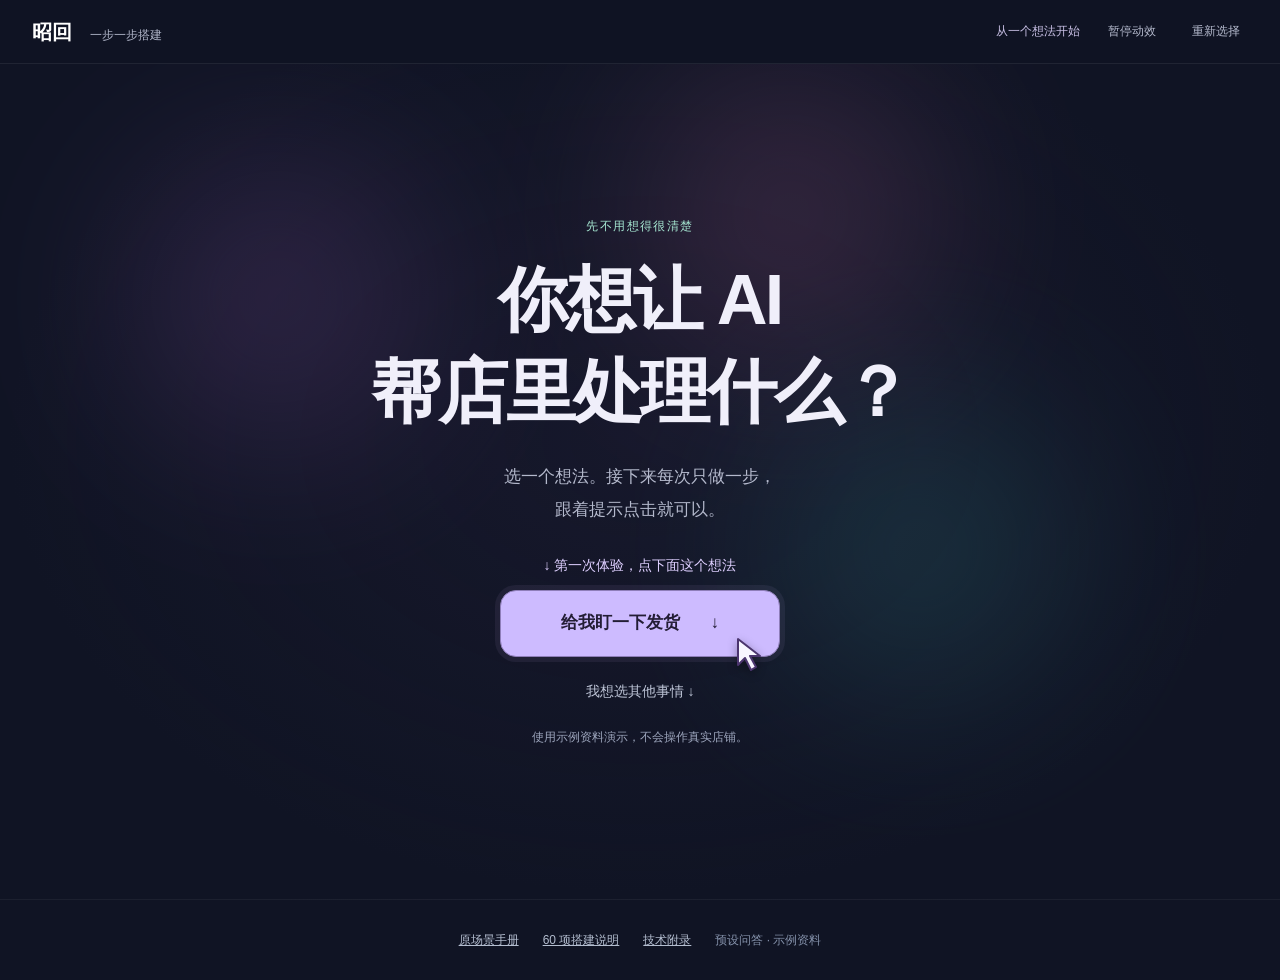
<file: index.html>
<!doctype html><html lang="zh-CN"><head><meta charset="utf-8"><meta name="viewport" content="width=device-width,initial-scale=1"><meta name="theme-color" content="#101424"><title>昭回 · 一步一步搭建</title><meta name="description" content="从一个需求开始，每屏一步，跟着点击完成电商 AI 工作的搭建演示。"><link rel="icon" href="data:,"><link rel="stylesheet" href="./guided.css?v=steps2"><link rel="stylesheet" href="./journey-world.css"><script type="module" src="./guided.mjs?v=steps2"></script></head><body><header><a class="brand" href="./">昭回 <span>一步一步搭建</span></a><span id="position">从一个想法开始</span><button id="motion" type="button">暂停动效</button><button id="restart" type="button">重新选择</button></header><main id="pages"><section class="screen welcome" id="welcome"><div class="dream-orbs" aria-hidden="true"><i></i><i></i><i></i></div><div class="page-content"><p class="eyebrow">先不用想得很清楚</p><h1>你想让 AI<br>帮店里处理什么？</h1><p class="lead">选一个想法。接下来每次只做一步，<br>跟着提示点击就可以。</p><div class="cue">↓ 第一次体验，点下面这个想法</div><button class="primary spotlight" data-pick="31" disabled>给我盯一下发货 <span>↓</span></button><button class="text-link" id="browse" disabled>我想选其他事情 ↓</button><p class="small">使用示例资料演示，不会操作真实店铺。</p></div></section><section class="screen library" id="library"><div class="page-content wide"><p class="eyebrow">也可以从这里开始</p><h2>哪句话更像你的想法？</h2><p class="lead">点击任意一张卡片，进入对应的引导。</p><label class="search-label">搜索 60 个想法<input id="search" type="search" placeholder="输入发货、尺码、售后……"></label><p id="count" class="small"></p><div id="ideas"></div><p id="empty" hidden>没有找到，试试换一个词。</p></div></section></main><footer><a href="./guide.html">原场景手册</a><a href="./journey-handbook.md">60 项搭建说明</a><a href="./architecture.html">技术附录</a><span>预设问答 · 示例资料</span></footer><div id="status" role="status" aria-live="polite"></div><noscript><p>请启用 JavaScript，或阅读<a href="./journey-handbook.md">搭建说明</a>。</p></noscript></body></html>
</file>
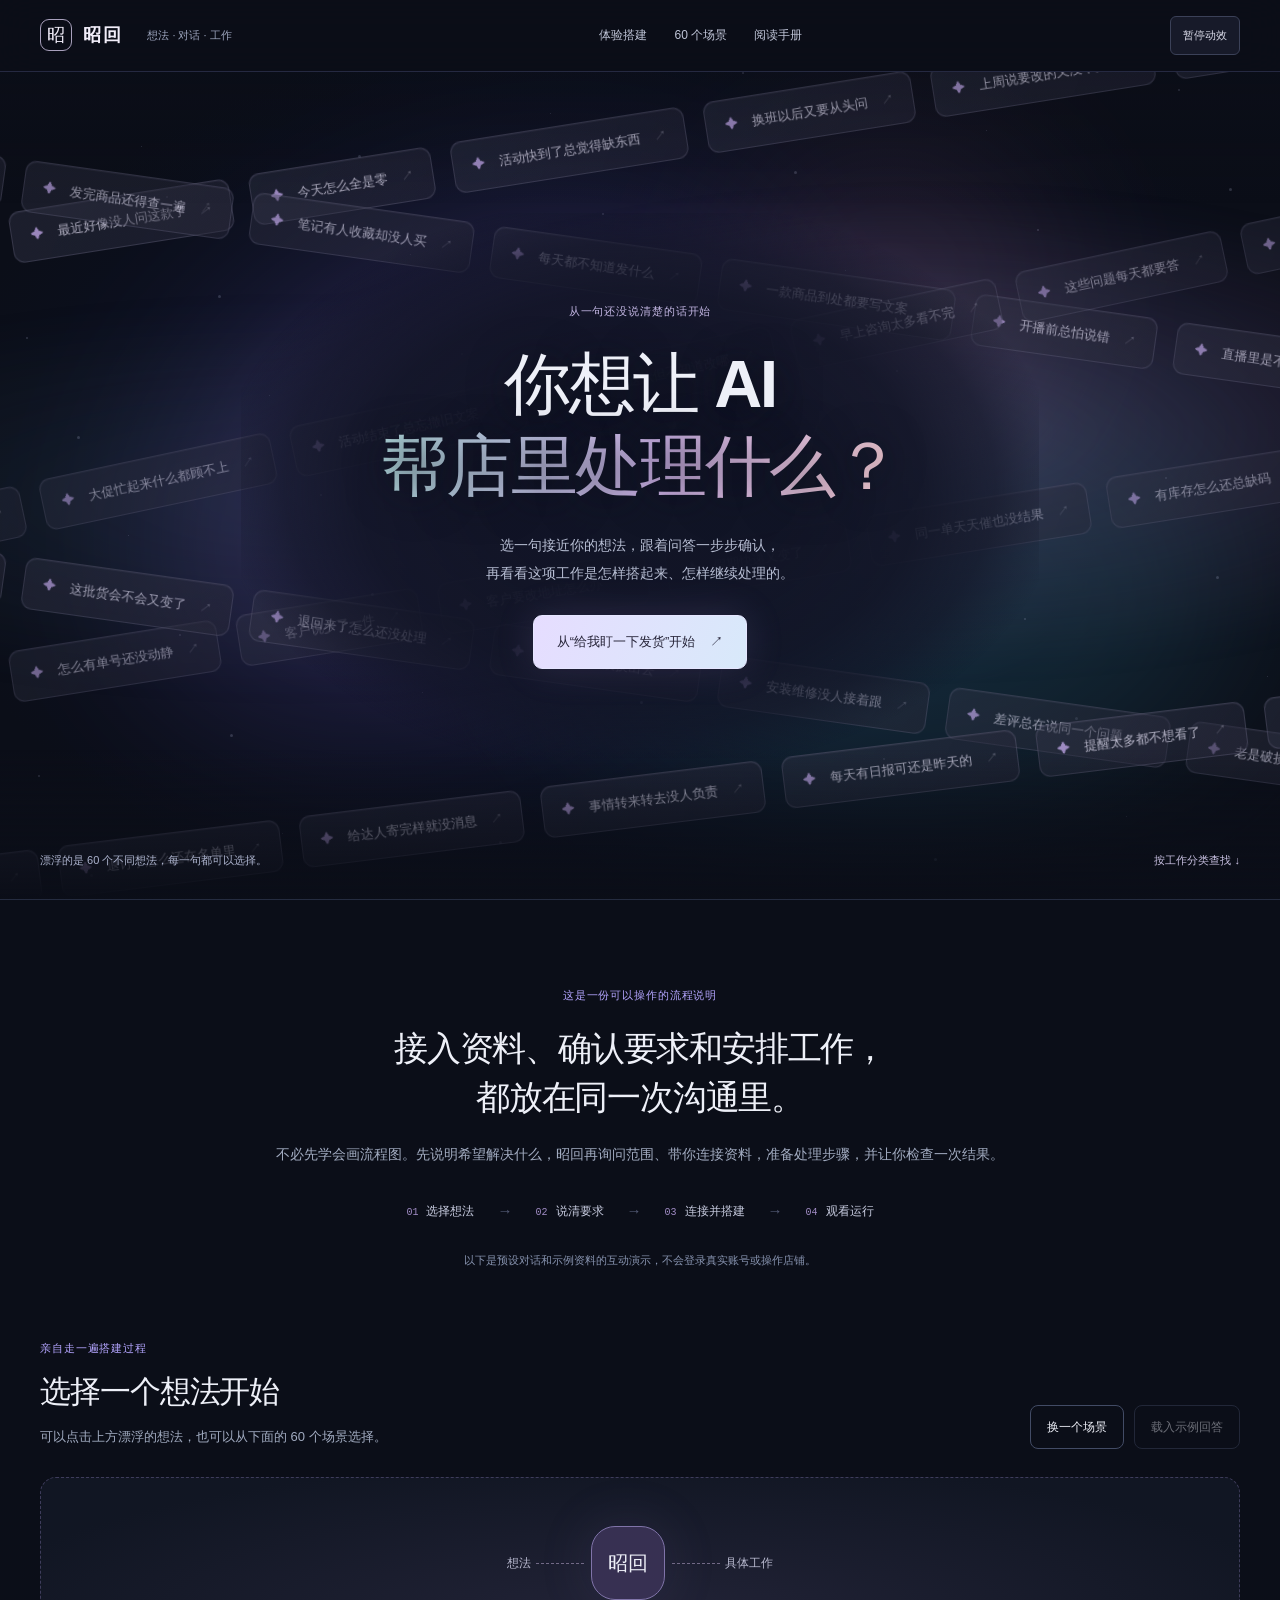
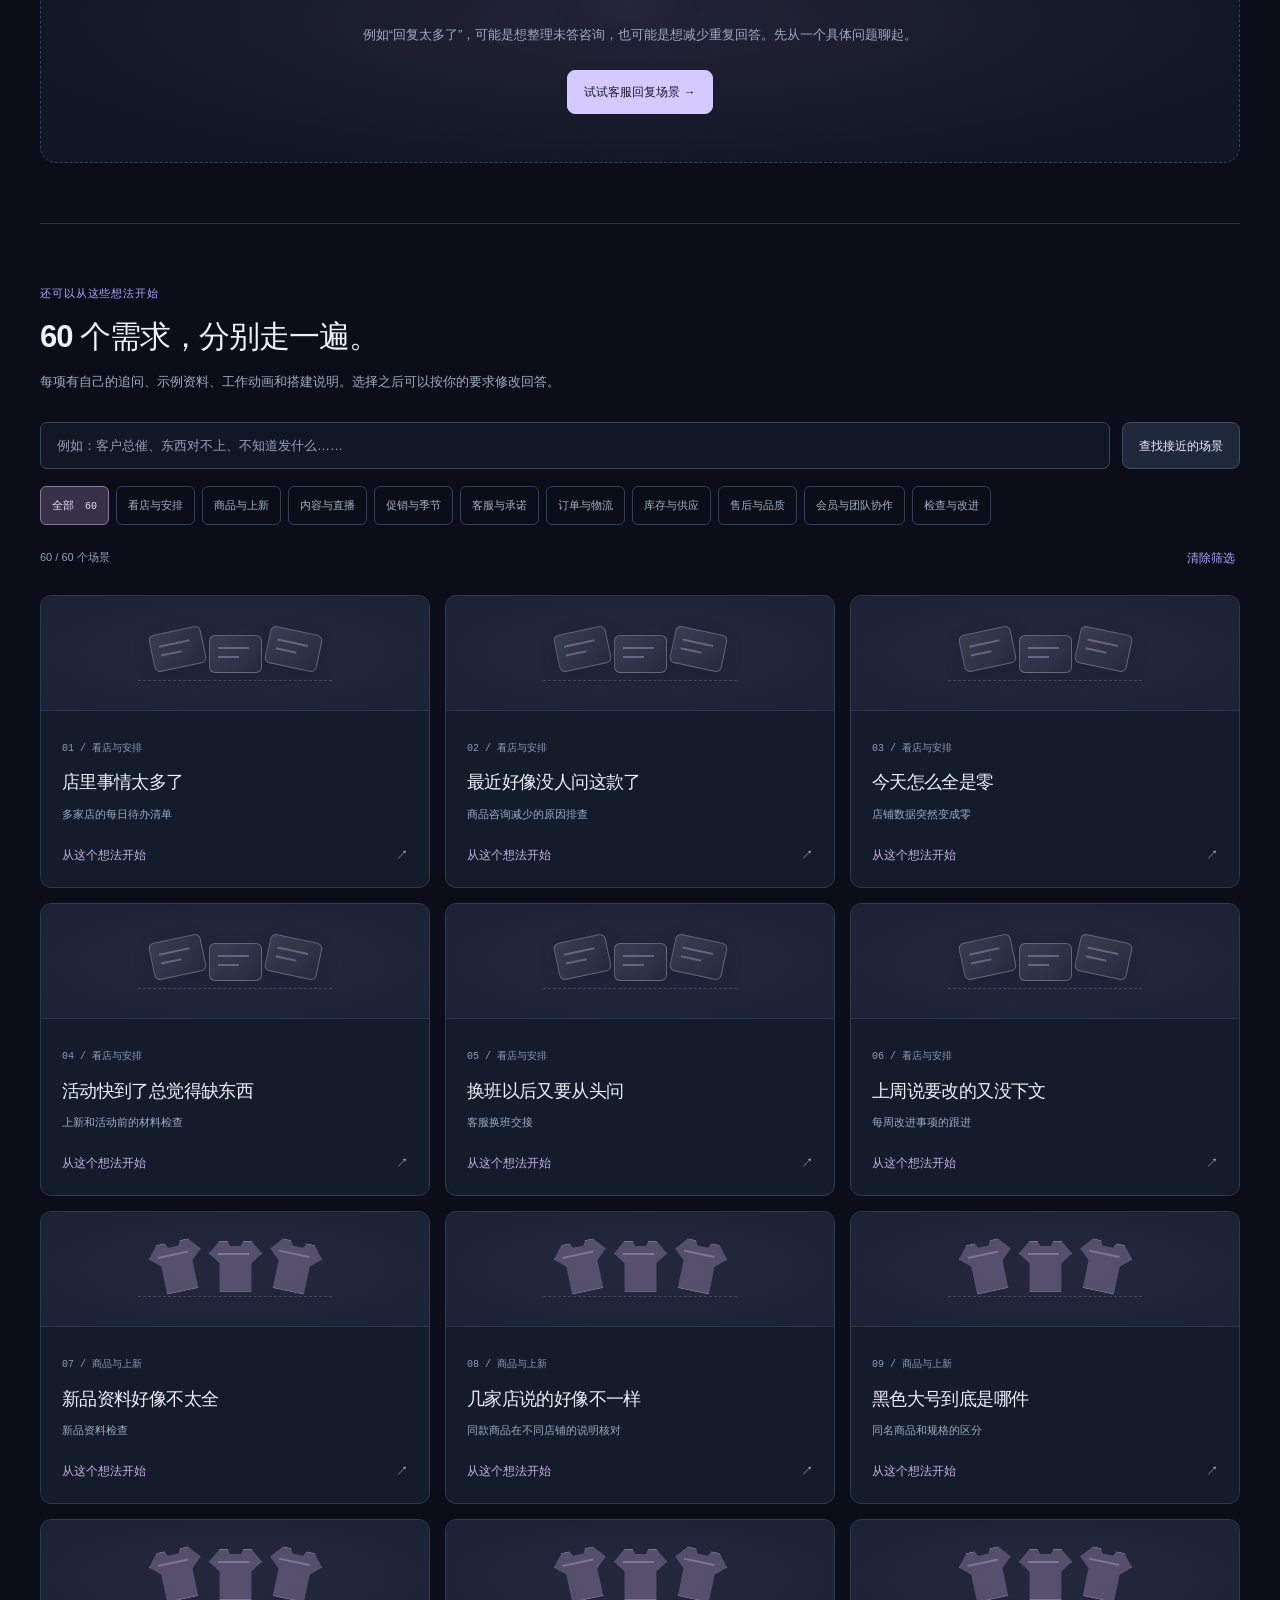
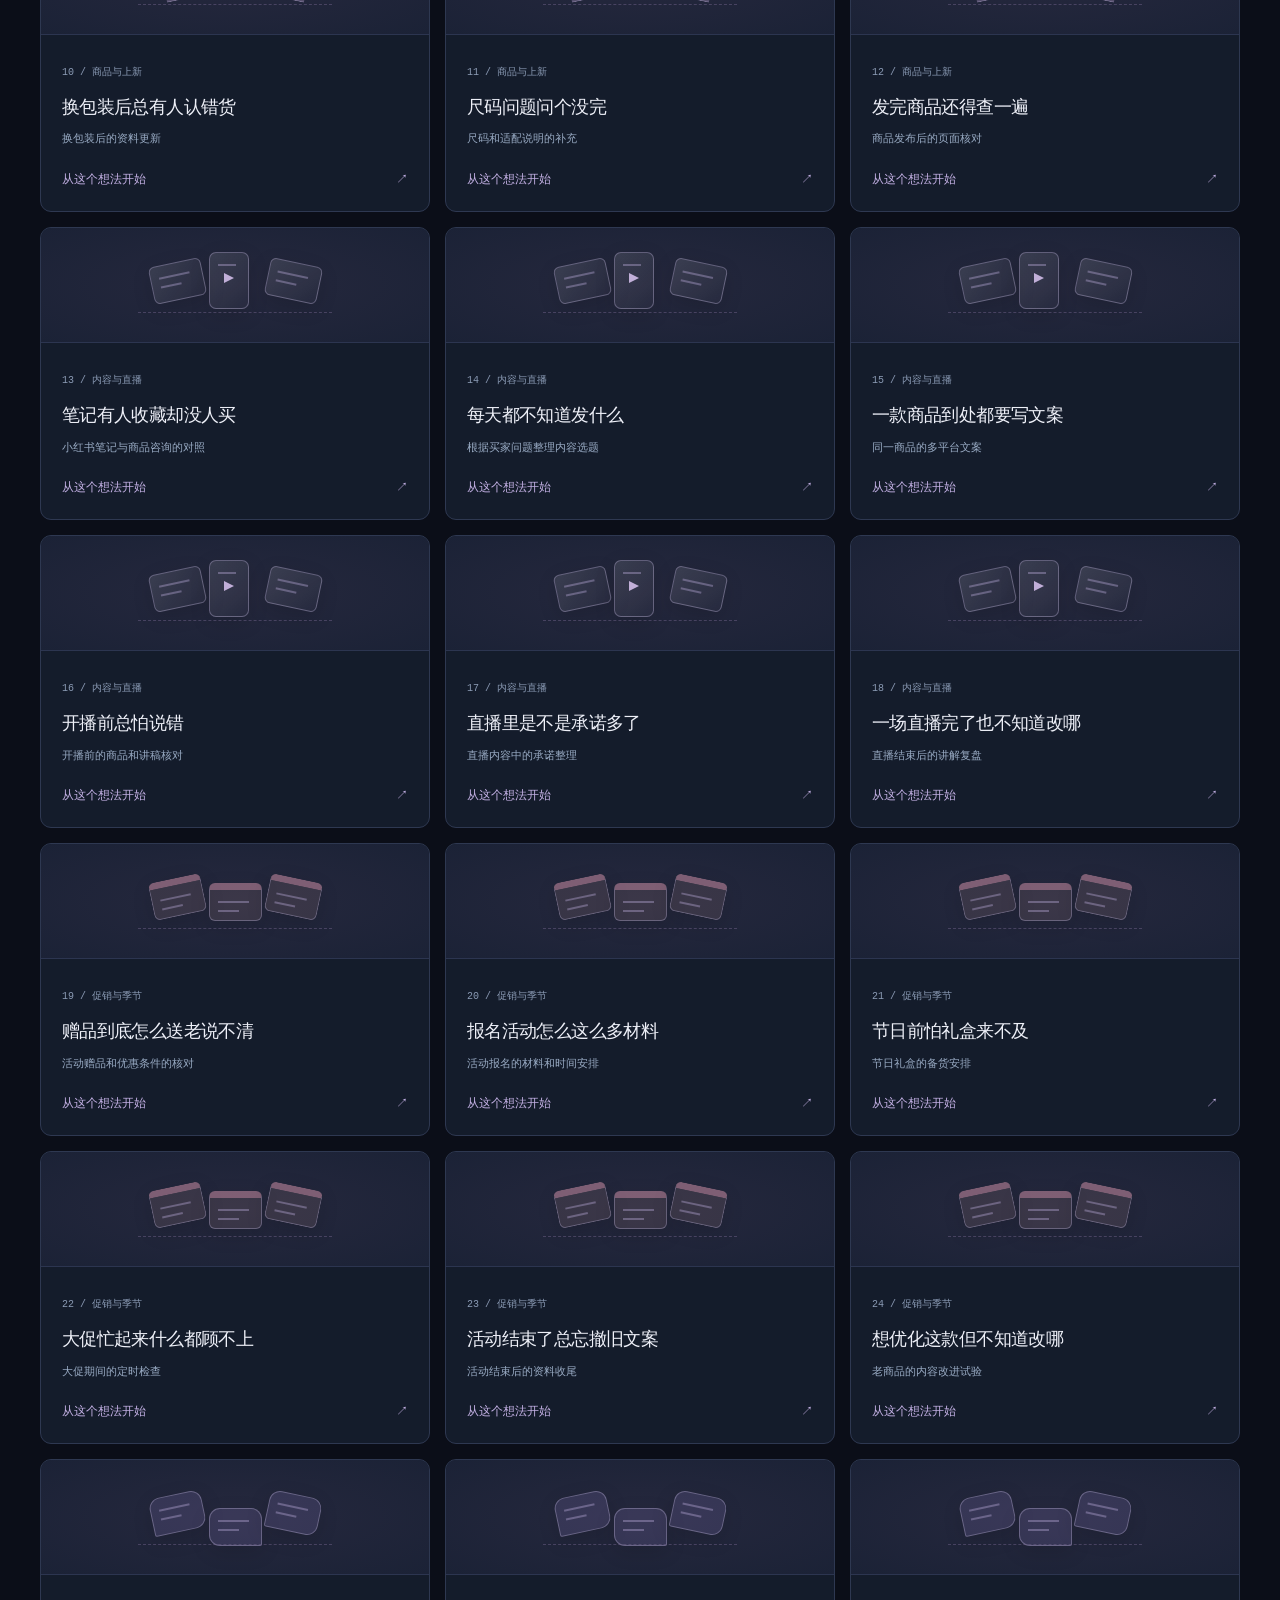
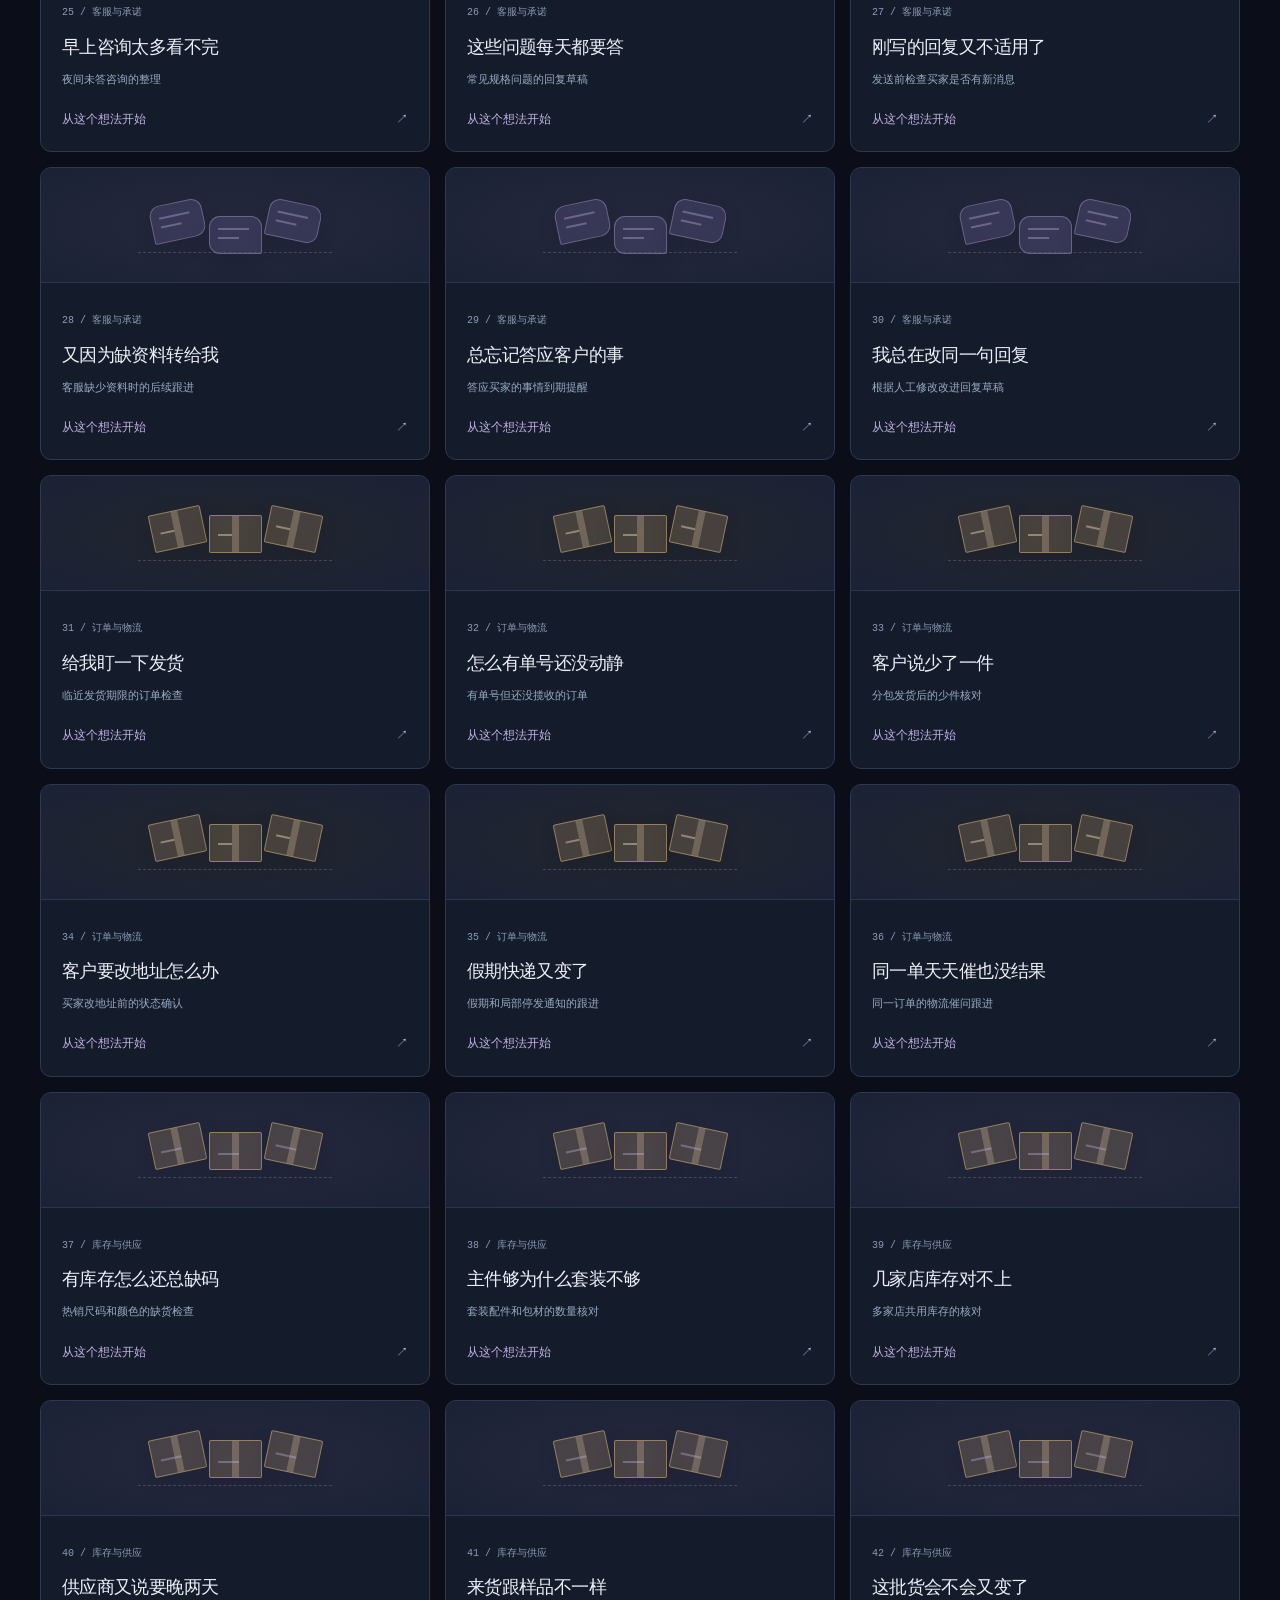
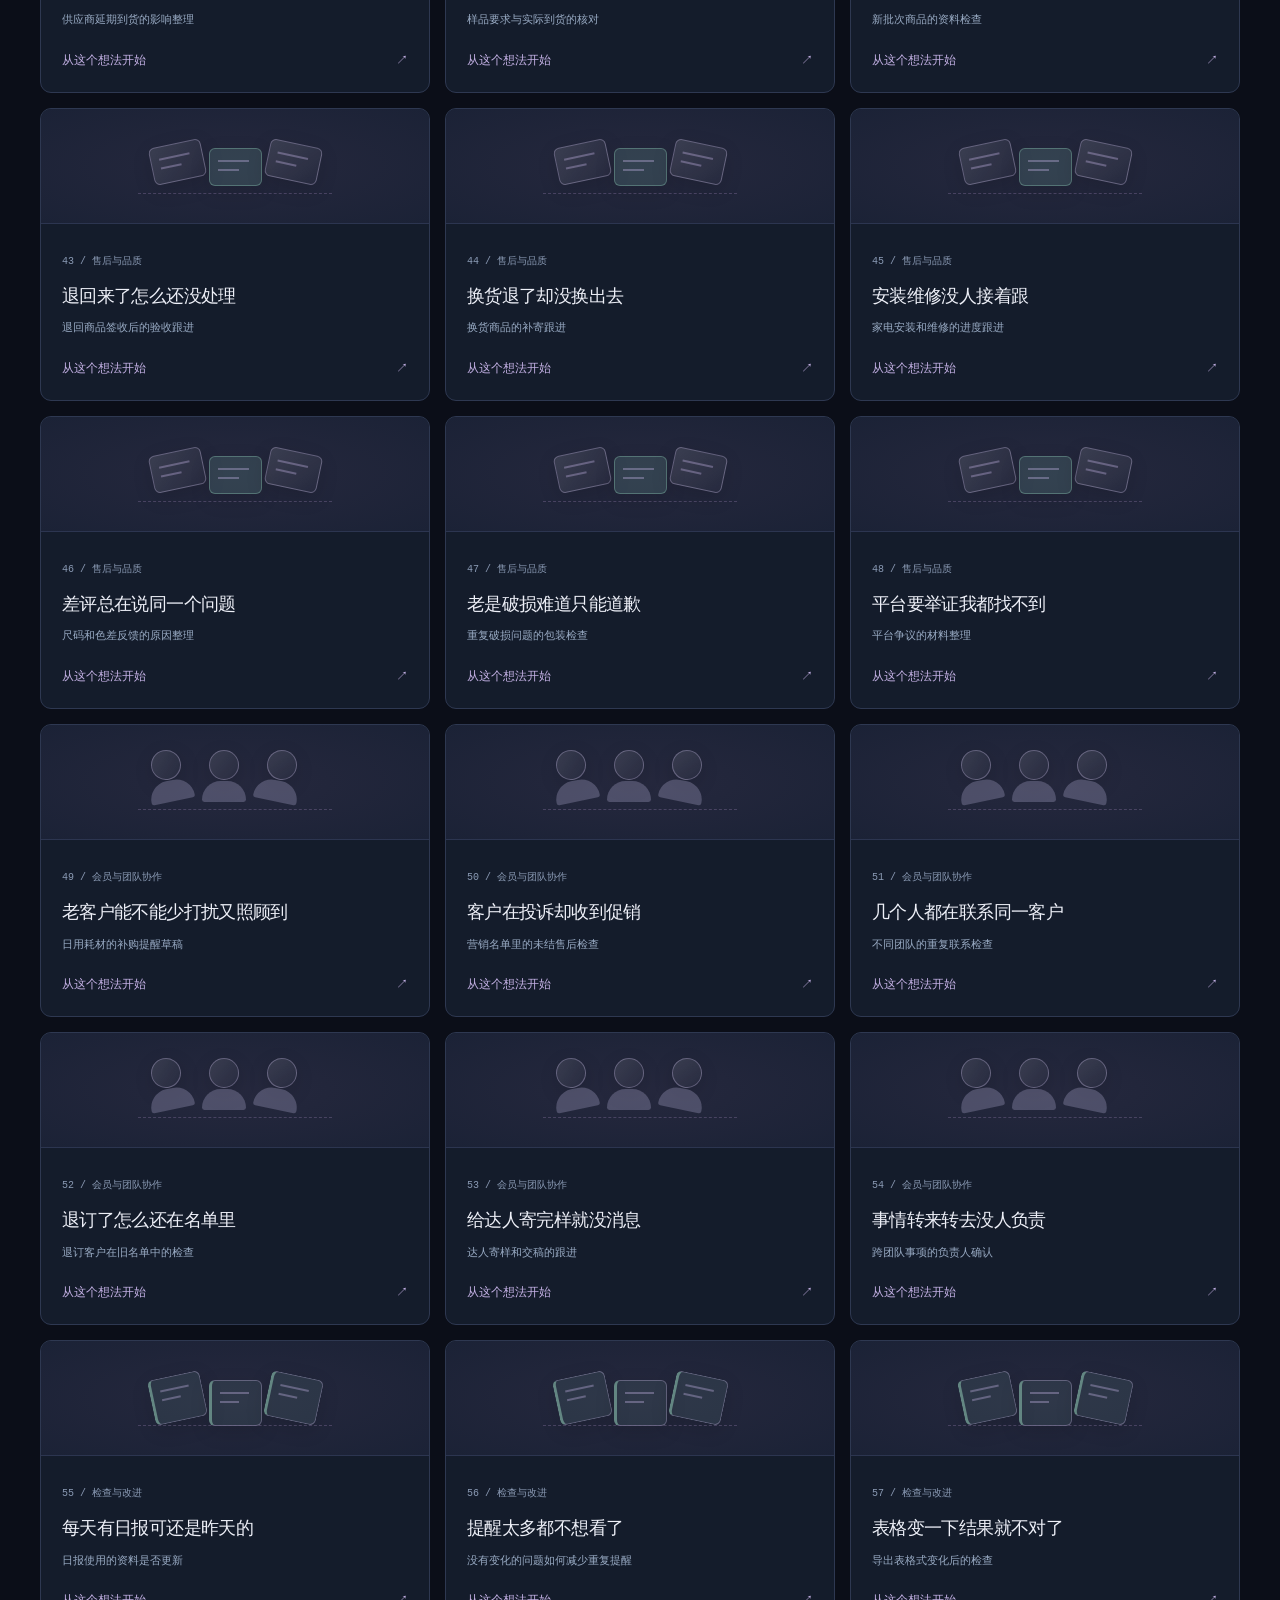
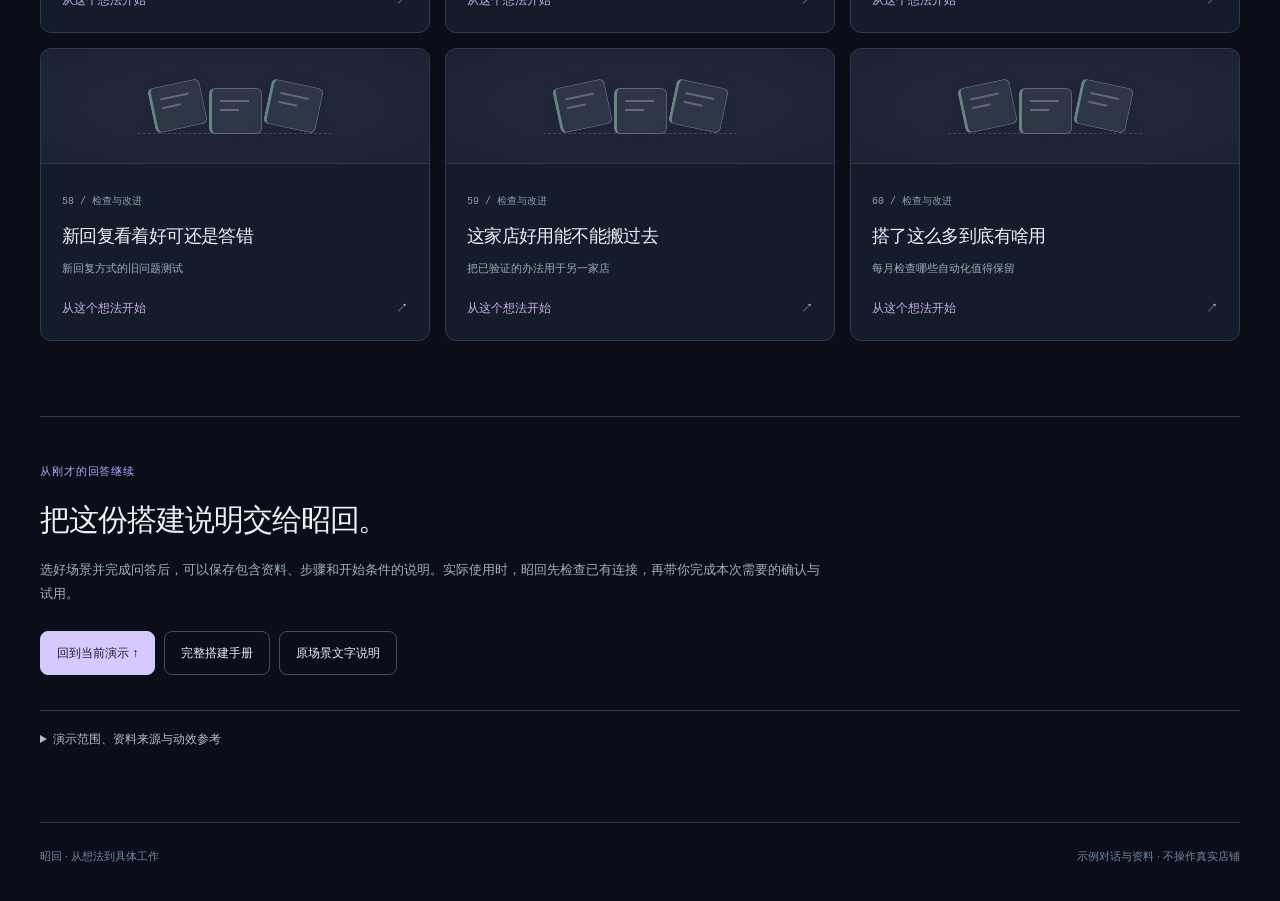
<file: experience/index.html>
<!doctype html>
<html lang="zh-CN"><head><meta charset="utf-8"><meta name="viewport" content="width=device-width,initial-scale=1"><meta name="theme-color" content="#0b0e18"><meta name="referrer" content="strict-origin-when-cross-origin"><title>昭回 · 从一个想法开始搭建</title><meta name="description" content="选择一个模糊的电商需求，跟着示例对话说清楚，观看 AI 怎样连接资料、搭建流程，并通过 60 个独立场景演示理解工作过程。"><link rel="icon" href="data:,"><link rel="stylesheet" href="./journey.css"><link rel="stylesheet" href="./journey-world.css"><link rel="stylesheet" href="./refinements.css"><script type="module" src="./journey.mjs"></script></head>
<body id="top"><a href="#experience" class="skip">跳到互动演示</a>
<header class="masthead"><a href="#top" class="brand"><span class="brand-symbol" aria-hidden="true">昭</span><b>昭回</b><span>想法 · 对话 · 工作</span></a><nav aria-label="页面导航"><a href="#experience">体验搭建</a><a href="#library">60 个场景</a><a href="../guide.html">阅读手册</a></nav><button id="motion-toggle" class="motion-button" type="button" aria-pressed="false">暂停动效</button></header>
<main>
<section class="dream" aria-labelledby="dream-title"><div class="aurora aurora-one"></div><div class="aurora aurora-two"></div><div class="aurora aurora-three"></div><div class="starfield" aria-hidden="true"><i style="--x:11%;--y:9%;--d:0s;--s:1px"></i><i style="--x:48%;--y:70%;--d:1s;--s:2px"></i><i style="--x:85%;--y:31%;--d:2s;--s:3px"></i><i style="--x:22%;--y:92%;--d:3s;--s:1px"></i><i style="--x:59%;--y:53%;--d:4s;--s:2px"></i><i style="--x:96%;--y:14%;--d:5s;--s:3px"></i><i style="--x:33%;--y:75%;--d:6s;--s:1px"></i><i style="--x:70%;--y:36%;--d:0s;--s:2px"></i><i style="--x:7%;--y:97%;--d:1s;--s:3px"></i><i style="--x:44%;--y:58%;--d:2s;--s:1px"></i><i style="--x:81%;--y:19%;--d:3s;--s:2px"></i><i style="--x:18%;--y:80%;--d:4s;--s:3px"></i><i style="--x:55%;--y:41%;--d:5s;--s:1px"></i><i style="--x:92%;--y:2%;--d:6s;--s:2px"></i><i style="--x:29%;--y:63%;--d:0s;--s:3px"></i><i style="--x:66%;--y:24%;--d:1s;--s:1px"></i><i style="--x:3%;--y:85%;--d:2s;--s:2px"></i><i style="--x:40%;--y:46%;--d:3s;--s:3px"></i><i style="--x:77%;--y:7%;--d:4s;--s:1px"></i><i style="--x:14%;--y:68%;--d:5s;--s:2px"></i><i style="--x:51%;--y:29%;--d:6s;--s:3px"></i><i style="--x:88%;--y:90%;--d:0s;--s:1px"></i><i style="--x:25%;--y:51%;--d:1s;--s:2px"></i><i style="--x:62%;--y:12%;--d:2s;--s:3px"></i><i style="--x:99%;--y:73%;--d:3s;--s:1px"></i><i style="--x:36%;--y:34%;--d:4s;--s:2px"></i><i style="--x:73%;--y:95%;--d:5s;--s:3px"></i><i style="--x:10%;--y:56%;--d:6s;--s:1px"></i><i style="--x:47%;--y:17%;--d:0s;--s:2px"></i><i style="--x:84%;--y:78%;--d:1s;--s:3px"></i><i style="--x:21%;--y:39%;--d:2s;--s:1px"></i><i style="--x:58%;--y:0%;--d:3s;--s:2px"></i><i style="--x:95%;--y:61%;--d:4s;--s:3px"></i><i style="--x:32%;--y:22%;--d:5s;--s:1px"></i><i style="--x:69%;--y:83%;--d:6s;--s:2px"></i><i style="--x:6%;--y:44%;--d:0s;--s:3px"></i><i style="--x:43%;--y:5%;--d:1s;--s:1px"></i><i style="--x:80%;--y:66%;--d:2s;--s:2px"></i><i style="--x:17%;--y:27%;--d:3s;--s:3px"></i><i style="--x:54%;--y:88%;--d:4s;--s:1px"></i><i style="--x:91%;--y:49%;--d:5s;--s:2px"></i><i style="--x:28%;--y:10%;--d:6s;--s:3px"></i><i style="--x:65%;--y:71%;--d:0s;--s:1px"></i><i style="--x:2%;--y:32%;--d:1s;--s:2px"></i><i style="--x:39%;--y:93%;--d:2s;--s:3px"></i><i style="--x:76%;--y:54%;--d:3s;--s:1px"></i><i style="--x:13%;--y:15%;--d:4s;--s:2px"></i><i style="--x:50%;--y:76%;--d:5s;--s:3px"></i></div><div class="idea-space" aria-label="选择一个接近你的想法"><div class="idea-lane lane-0" style="--lane:0"><div class="idea-track"><button type="button" class="idea-chip" data-pick="1"><span class="idea-spark" aria-hidden="true">✦</span>店里事情太多了<span class="idea-arrow" aria-hidden="true">↗</span></button><button type="button" class="idea-chip" data-pick="2"><span class="idea-spark" aria-hidden="true">✦</span>最近好像没人问这款了<span class="idea-arrow" aria-hidden="true">↗</span></button><button type="button" class="idea-chip" data-pick="3"><span class="idea-spark" aria-hidden="true">✦</span>今天怎么全是零<span class="idea-arrow" aria-hidden="true">↗</span></button><button type="button" class="idea-chip" data-pick="4"><span class="idea-spark" aria-hidden="true">✦</span>活动快到了总觉得缺东西<span class="idea-arrow" aria-hidden="true">↗</span></button><button type="button" class="idea-chip" data-pick="5"><span class="idea-spark" aria-hidden="true">✦</span>换班以后又要从头问<span class="idea-arrow" aria-hidden="true">↗</span></button><button type="button" class="idea-chip" data-pick="6"><span class="idea-spark" aria-hidden="true">✦</span>上周说要改的又没下文<span class="idea-arrow" aria-hidden="true">↗</span></button><button type="button" class="idea-chip" data-pick="7"><span class="idea-spark" aria-hidden="true">✦</span>新品资料好像不太全<span class="idea-arrow" aria-hidden="true">↗</span></button><button type="button" class="idea-chip" data-pick="8"><span class="idea-spark" aria-hidden="true">✦</span>几家店说的好像不一样<span class="idea-arrow" aria-hidden="true">↗</span></button><button type="button" class="idea-chip" data-pick="9"><span class="idea-spark" aria-hidden="true">✦</span>黑色大号到底是哪件<span class="idea-arrow" aria-hidden="true">↗</span></button><button type="button" class="idea-chip" data-pick="10"><span class="idea-spark" aria-hidden="true">✦</span>换包装后总有人认错货<span class="idea-arrow" aria-hidden="true">↗</span></button><span class="idea-chip decorative" data-pick="1" aria-hidden="true"><span class="idea-spark">✦</span>店里事情太多了</span><span class="idea-chip decorative" data-pick="2" aria-hidden="true"><span class="idea-spark">✦</span>最近好像没人问这款了</span><span class="idea-chip decorative" data-pick="3" aria-hidden="true"><span class="idea-spark">✦</span>今天怎么全是零</span><span class="idea-chip decorative" data-pick="4" aria-hidden="true"><span class="idea-spark">✦</span>活动快到了总觉得缺东西</span><span class="idea-chip decorative" data-pick="5" aria-hidden="true"><span class="idea-spark">✦</span>换班以后又要从头问</span><span class="idea-chip decorative" data-pick="6" aria-hidden="true"><span class="idea-spark">✦</span>上周说要改的又没下文</span><span class="idea-chip decorative" data-pick="7" aria-hidden="true"><span class="idea-spark">✦</span>新品资料好像不太全</span><span class="idea-chip decorative" data-pick="8" aria-hidden="true"><span class="idea-spark">✦</span>几家店说的好像不一样</span><span class="idea-chip decorative" data-pick="9" aria-hidden="true"><span class="idea-spark">✦</span>黑色大号到底是哪件</span><span class="idea-chip decorative" data-pick="10" aria-hidden="true"><span class="idea-spark">✦</span>换包装后总有人认错货</span></div></div>
<div class="idea-lane lane-1" style="--lane:1"><div class="idea-track"><button type="button" class="idea-chip" data-pick="11"><span class="idea-spark" aria-hidden="true">✦</span>尺码问题问个没完<span class="idea-arrow" aria-hidden="true">↗</span></button><button type="button" class="idea-chip" data-pick="12"><span class="idea-spark" aria-hidden="true">✦</span>发完商品还得查一遍<span class="idea-arrow" aria-hidden="true">↗</span></button><button type="button" class="idea-chip" data-pick="13"><span class="idea-spark" aria-hidden="true">✦</span>笔记有人收藏却没人买<span class="idea-arrow" aria-hidden="true">↗</span></button><button type="button" class="idea-chip" data-pick="14"><span class="idea-spark" aria-hidden="true">✦</span>每天都不知道发什么<span class="idea-arrow" aria-hidden="true">↗</span></button><button type="button" class="idea-chip" data-pick="15"><span class="idea-spark" aria-hidden="true">✦</span>一款商品到处都要写文案<span class="idea-arrow" aria-hidden="true">↗</span></button><button type="button" class="idea-chip" data-pick="16"><span class="idea-spark" aria-hidden="true">✦</span>开播前总怕说错<span class="idea-arrow" aria-hidden="true">↗</span></button><button type="button" class="idea-chip" data-pick="17"><span class="idea-spark" aria-hidden="true">✦</span>直播里是不是承诺多了<span class="idea-arrow" aria-hidden="true">↗</span></button><button type="button" class="idea-chip" data-pick="18"><span class="idea-spark" aria-hidden="true">✦</span>一场直播完了也不知道改哪<span class="idea-arrow" aria-hidden="true">↗</span></button><button type="button" class="idea-chip" data-pick="19"><span class="idea-spark" aria-hidden="true">✦</span>赠品到底怎么送老说不清<span class="idea-arrow" aria-hidden="true">↗</span></button><button type="button" class="idea-chip" data-pick="20"><span class="idea-spark" aria-hidden="true">✦</span>报名活动怎么这么多材料<span class="idea-arrow" aria-hidden="true">↗</span></button><span class="idea-chip decorative" data-pick="11" aria-hidden="true"><span class="idea-spark">✦</span>尺码问题问个没完</span><span class="idea-chip decorative" data-pick="12" aria-hidden="true"><span class="idea-spark">✦</span>发完商品还得查一遍</span><span class="idea-chip decorative" data-pick="13" aria-hidden="true"><span class="idea-spark">✦</span>笔记有人收藏却没人买</span><span class="idea-chip decorative" data-pick="14" aria-hidden="true"><span class="idea-spark">✦</span>每天都不知道发什么</span><span class="idea-chip decorative" data-pick="15" aria-hidden="true"><span class="idea-spark">✦</span>一款商品到处都要写文案</span><span class="idea-chip decorative" data-pick="16" aria-hidden="true"><span class="idea-spark">✦</span>开播前总怕说错</span><span class="idea-chip decorative" data-pick="17" aria-hidden="true"><span class="idea-spark">✦</span>直播里是不是承诺多了</span><span class="idea-chip decorative" data-pick="18" aria-hidden="true"><span class="idea-spark">✦</span>一场直播完了也不知道改哪</span><span class="idea-chip decorative" data-pick="19" aria-hidden="true"><span class="idea-spark">✦</span>赠品到底怎么送老说不清</span><span class="idea-chip decorative" data-pick="20" aria-hidden="true"><span class="idea-spark">✦</span>报名活动怎么这么多材料</span></div></div>
<div class="idea-lane lane-2" style="--lane:2"><div class="idea-track"><button type="button" class="idea-chip" data-pick="21"><span class="idea-spark" aria-hidden="true">✦</span>节日前怕礼盒来不及<span class="idea-arrow" aria-hidden="true">↗</span></button><button type="button" class="idea-chip" data-pick="22"><span class="idea-spark" aria-hidden="true">✦</span>大促忙起来什么都顾不上<span class="idea-arrow" aria-hidden="true">↗</span></button><button type="button" class="idea-chip" data-pick="23"><span class="idea-spark" aria-hidden="true">✦</span>活动结束了总忘撤旧文案<span class="idea-arrow" aria-hidden="true">↗</span></button><button type="button" class="idea-chip" data-pick="24"><span class="idea-spark" aria-hidden="true">✦</span>想优化这款但不知道改哪<span class="idea-arrow" aria-hidden="true">↗</span></button><button type="button" class="idea-chip" data-pick="25"><span class="idea-spark" aria-hidden="true">✦</span>早上咨询太多看不完<span class="idea-arrow" aria-hidden="true">↗</span></button><button type="button" class="idea-chip" data-pick="26"><span class="idea-spark" aria-hidden="true">✦</span>这些问题每天都要答<span class="idea-arrow" aria-hidden="true">↗</span></button><button type="button" class="idea-chip" data-pick="27"><span class="idea-spark" aria-hidden="true">✦</span>刚写的回复又不适用了<span class="idea-arrow" aria-hidden="true">↗</span></button><button type="button" class="idea-chip" data-pick="28"><span class="idea-spark" aria-hidden="true">✦</span>又因为缺资料转给我<span class="idea-arrow" aria-hidden="true">↗</span></button><button type="button" class="idea-chip" data-pick="29"><span class="idea-spark" aria-hidden="true">✦</span>总忘记答应客户的事<span class="idea-arrow" aria-hidden="true">↗</span></button><button type="button" class="idea-chip" data-pick="30"><span class="idea-spark" aria-hidden="true">✦</span>我总在改同一句回复<span class="idea-arrow" aria-hidden="true">↗</span></button><span class="idea-chip decorative" data-pick="21" aria-hidden="true"><span class="idea-spark">✦</span>节日前怕礼盒来不及</span><span class="idea-chip decorative" data-pick="22" aria-hidden="true"><span class="idea-spark">✦</span>大促忙起来什么都顾不上</span><span class="idea-chip decorative" data-pick="23" aria-hidden="true"><span class="idea-spark">✦</span>活动结束了总忘撤旧文案</span><span class="idea-chip decorative" data-pick="24" aria-hidden="true"><span class="idea-spark">✦</span>想优化这款但不知道改哪</span><span class="idea-chip decorative" data-pick="25" aria-hidden="true"><span class="idea-spark">✦</span>早上咨询太多看不完</span><span class="idea-chip decorative" data-pick="26" aria-hidden="true"><span class="idea-spark">✦</span>这些问题每天都要答</span><span class="idea-chip decorative" data-pick="27" aria-hidden="true"><span class="idea-spark">✦</span>刚写的回复又不适用了</span><span class="idea-chip decorative" data-pick="28" aria-hidden="true"><span class="idea-spark">✦</span>又因为缺资料转给我</span><span class="idea-chip decorative" data-pick="29" aria-hidden="true"><span class="idea-spark">✦</span>总忘记答应客户的事</span><span class="idea-chip decorative" data-pick="30" aria-hidden="true"><span class="idea-spark">✦</span>我总在改同一句回复</span></div></div>
<div class="idea-lane lane-3" style="--lane:3"><div class="idea-track"><button type="button" class="idea-chip" data-pick="31"><span class="idea-spark" aria-hidden="true">✦</span>给我盯一下发货<span class="idea-arrow" aria-hidden="true">↗</span></button><button type="button" class="idea-chip" data-pick="32"><span class="idea-spark" aria-hidden="true">✦</span>怎么有单号还没动静<span class="idea-arrow" aria-hidden="true">↗</span></button><button type="button" class="idea-chip" data-pick="33"><span class="idea-spark" aria-hidden="true">✦</span>客户说少了一件<span class="idea-arrow" aria-hidden="true">↗</span></button><button type="button" class="idea-chip" data-pick="34"><span class="idea-spark" aria-hidden="true">✦</span>客户要改地址怎么办<span class="idea-arrow" aria-hidden="true">↗</span></button><button type="button" class="idea-chip" data-pick="35"><span class="idea-spark" aria-hidden="true">✦</span>假期快递又变了<span class="idea-arrow" aria-hidden="true">↗</span></button><button type="button" class="idea-chip" data-pick="36"><span class="idea-spark" aria-hidden="true">✦</span>同一单天天催也没结果<span class="idea-arrow" aria-hidden="true">↗</span></button><button type="button" class="idea-chip" data-pick="37"><span class="idea-spark" aria-hidden="true">✦</span>有库存怎么还总缺码<span class="idea-arrow" aria-hidden="true">↗</span></button><button type="button" class="idea-chip" data-pick="38"><span class="idea-spark" aria-hidden="true">✦</span>主件够为什么套装不够<span class="idea-arrow" aria-hidden="true">↗</span></button><button type="button" class="idea-chip" data-pick="39"><span class="idea-spark" aria-hidden="true">✦</span>几家店库存对不上<span class="idea-arrow" aria-hidden="true">↗</span></button><button type="button" class="idea-chip" data-pick="40"><span class="idea-spark" aria-hidden="true">✦</span>供应商又说要晚两天<span class="idea-arrow" aria-hidden="true">↗</span></button><span class="idea-chip decorative" data-pick="31" aria-hidden="true"><span class="idea-spark">✦</span>给我盯一下发货</span><span class="idea-chip decorative" data-pick="32" aria-hidden="true"><span class="idea-spark">✦</span>怎么有单号还没动静</span><span class="idea-chip decorative" data-pick="33" aria-hidden="true"><span class="idea-spark">✦</span>客户说少了一件</span><span class="idea-chip decorative" data-pick="34" aria-hidden="true"><span class="idea-spark">✦</span>客户要改地址怎么办</span><span class="idea-chip decorative" data-pick="35" aria-hidden="true"><span class="idea-spark">✦</span>假期快递又变了</span><span class="idea-chip decorative" data-pick="36" aria-hidden="true"><span class="idea-spark">✦</span>同一单天天催也没结果</span><span class="idea-chip decorative" data-pick="37" aria-hidden="true"><span class="idea-spark">✦</span>有库存怎么还总缺码</span><span class="idea-chip decorative" data-pick="38" aria-hidden="true"><span class="idea-spark">✦</span>主件够为什么套装不够</span><span class="idea-chip decorative" data-pick="39" aria-hidden="true"><span class="idea-spark">✦</span>几家店库存对不上</span><span class="idea-chip decorative" data-pick="40" aria-hidden="true"><span class="idea-spark">✦</span>供应商又说要晚两天</span></div></div>
<div class="idea-lane lane-4" style="--lane:4"><div class="idea-track"><button type="button" class="idea-chip" data-pick="41"><span class="idea-spark" aria-hidden="true">✦</span>来货跟样品不一样<span class="idea-arrow" aria-hidden="true">↗</span></button><button type="button" class="idea-chip" data-pick="42"><span class="idea-spark" aria-hidden="true">✦</span>这批货会不会又变了<span class="idea-arrow" aria-hidden="true">↗</span></button><button type="button" class="idea-chip" data-pick="43"><span class="idea-spark" aria-hidden="true">✦</span>退回来了怎么还没处理<span class="idea-arrow" aria-hidden="true">↗</span></button><button type="button" class="idea-chip" data-pick="44"><span class="idea-spark" aria-hidden="true">✦</span>换货退了却没换出去<span class="idea-arrow" aria-hidden="true">↗</span></button><button type="button" class="idea-chip" data-pick="45"><span class="idea-spark" aria-hidden="true">✦</span>安装维修没人接着跟<span class="idea-arrow" aria-hidden="true">↗</span></button><button type="button" class="idea-chip" data-pick="46"><span class="idea-spark" aria-hidden="true">✦</span>差评总在说同一个问题<span class="idea-arrow" aria-hidden="true">↗</span></button><button type="button" class="idea-chip" data-pick="47"><span class="idea-spark" aria-hidden="true">✦</span>老是破损难道只能道歉<span class="idea-arrow" aria-hidden="true">↗</span></button><button type="button" class="idea-chip" data-pick="48"><span class="idea-spark" aria-hidden="true">✦</span>平台要举证我都找不到<span class="idea-arrow" aria-hidden="true">↗</span></button><button type="button" class="idea-chip" data-pick="49"><span class="idea-spark" aria-hidden="true">✦</span>老客户能不能少打扰又照顾到<span class="idea-arrow" aria-hidden="true">↗</span></button><button type="button" class="idea-chip" data-pick="50"><span class="idea-spark" aria-hidden="true">✦</span>客户在投诉却收到促销<span class="idea-arrow" aria-hidden="true">↗</span></button><span class="idea-chip decorative" data-pick="41" aria-hidden="true"><span class="idea-spark">✦</span>来货跟样品不一样</span><span class="idea-chip decorative" data-pick="42" aria-hidden="true"><span class="idea-spark">✦</span>这批货会不会又变了</span><span class="idea-chip decorative" data-pick="43" aria-hidden="true"><span class="idea-spark">✦</span>退回来了怎么还没处理</span><span class="idea-chip decorative" data-pick="44" aria-hidden="true"><span class="idea-spark">✦</span>换货退了却没换出去</span><span class="idea-chip decorative" data-pick="45" aria-hidden="true"><span class="idea-spark">✦</span>安装维修没人接着跟</span><span class="idea-chip decorative" data-pick="46" aria-hidden="true"><span class="idea-spark">✦</span>差评总在说同一个问题</span><span class="idea-chip decorative" data-pick="47" aria-hidden="true"><span class="idea-spark">✦</span>老是破损难道只能道歉</span><span class="idea-chip decorative" data-pick="48" aria-hidden="true"><span class="idea-spark">✦</span>平台要举证我都找不到</span><span class="idea-chip decorative" data-pick="49" aria-hidden="true"><span class="idea-spark">✦</span>老客户能不能少打扰又照顾到</span><span class="idea-chip decorative" data-pick="50" aria-hidden="true"><span class="idea-spark">✦</span>客户在投诉却收到促销</span></div></div>
<div class="idea-lane lane-5" style="--lane:5"><div class="idea-track"><button type="button" class="idea-chip" data-pick="51"><span class="idea-spark" aria-hidden="true">✦</span>几个人都在联系同一客户<span class="idea-arrow" aria-hidden="true">↗</span></button><button type="button" class="idea-chip" data-pick="52"><span class="idea-spark" aria-hidden="true">✦</span>退订了怎么还在名单里<span class="idea-arrow" aria-hidden="true">↗</span></button><button type="button" class="idea-chip" data-pick="53"><span class="idea-spark" aria-hidden="true">✦</span>给达人寄完样就没消息<span class="idea-arrow" aria-hidden="true">↗</span></button><button type="button" class="idea-chip" data-pick="54"><span class="idea-spark" aria-hidden="true">✦</span>事情转来转去没人负责<span class="idea-arrow" aria-hidden="true">↗</span></button><button type="button" class="idea-chip" data-pick="55"><span class="idea-spark" aria-hidden="true">✦</span>每天有日报可还是昨天的<span class="idea-arrow" aria-hidden="true">↗</span></button><button type="button" class="idea-chip" data-pick="56"><span class="idea-spark" aria-hidden="true">✦</span>提醒太多都不想看了<span class="idea-arrow" aria-hidden="true">↗</span></button><button type="button" class="idea-chip" data-pick="57"><span class="idea-spark" aria-hidden="true">✦</span>表格变一下结果就不对了<span class="idea-arrow" aria-hidden="true">↗</span></button><button type="button" class="idea-chip" data-pick="58"><span class="idea-spark" aria-hidden="true">✦</span>新回复看着好可还是答错<span class="idea-arrow" aria-hidden="true">↗</span></button><button type="button" class="idea-chip" data-pick="59"><span class="idea-spark" aria-hidden="true">✦</span>这家店好用能不能搬过去<span class="idea-arrow" aria-hidden="true">↗</span></button><button type="button" class="idea-chip" data-pick="60"><span class="idea-spark" aria-hidden="true">✦</span>搭了这么多到底有啥用<span class="idea-arrow" aria-hidden="true">↗</span></button><span class="idea-chip decorative" data-pick="51" aria-hidden="true"><span class="idea-spark">✦</span>几个人都在联系同一客户</span><span class="idea-chip decorative" data-pick="52" aria-hidden="true"><span class="idea-spark">✦</span>退订了怎么还在名单里</span><span class="idea-chip decorative" data-pick="53" aria-hidden="true"><span class="idea-spark">✦</span>给达人寄完样就没消息</span><span class="idea-chip decorative" data-pick="54" aria-hidden="true"><span class="idea-spark">✦</span>事情转来转去没人负责</span><span class="idea-chip decorative" data-pick="55" aria-hidden="true"><span class="idea-spark">✦</span>每天有日报可还是昨天的</span><span class="idea-chip decorative" data-pick="56" aria-hidden="true"><span class="idea-spark">✦</span>提醒太多都不想看了</span><span class="idea-chip decorative" data-pick="57" aria-hidden="true"><span class="idea-spark">✦</span>表格变一下结果就不对了</span><span class="idea-chip decorative" data-pick="58" aria-hidden="true"><span class="idea-spark">✦</span>新回复看着好可还是答错</span><span class="idea-chip decorative" data-pick="59" aria-hidden="true"><span class="idea-spark">✦</span>这家店好用能不能搬过去</span><span class="idea-chip decorative" data-pick="60" aria-hidden="true"><span class="idea-spark">✦</span>搭了这么多到底有啥用</span></div></div></div><div class="dream-copy"><p class="eyebrow">从一句还没说清楚的话开始</p><h1 id="dream-title">你想让 AI<br><em>帮店里处理什么？</em></h1><p>选一句接近你的想法，跟着问答一步步确认，<br>再看看这项工作是怎样搭起来、怎样继续处理的。</p><button type="button" class="button glow" data-pick="31">从“给我盯一下发货”开始 <span>↗</span></button></div><div class="dream-bottom"><span>漂浮的是 60 个不同想法，每一句都可以选择。</span><a href="#library">按工作分类查找 ↓</a></div></section>
<section class="intro shell"><p class="small-label">这是一份可以操作的流程说明</p><h2>接入资料、确认要求和安排工作，<br>都放在同一次沟通里。</h2><p>不必先学会画流程图。先说明希望解决什么，昭回再询问范围、带你连接资料，准备处理步骤，并让你检查一次结果。</p><div class="journey-outline"><span><b>01</b>选择想法</span><i>→</i><span><b>02</b>说清要求</span><i>→</i><span><b>03</b>连接并搭建</span><i>→</i><span><b>04</b>观看运行</span></div><p class="demo-caption">以下是预设对话和示例资料的互动演示，不会登录真实账号或操作店铺。</p></section>
<section class="experience shell" id="experience"><div class="section-heading"><div><p class="small-label">亲自走一遍搭建过程</p><h2 id="current-title">选择一个想法开始</h2><p id="current-subtitle">可以点击上方漂浮的想法，也可以从下面的 60 个场景选择。</p></div><div class="section-actions"><button id="choose-another" class="button subtle" type="button">换一个场景</button><button id="load-example" class="button subtle" type="button" disabled>载入示例回答</button></div></div>
<div id="empty-experience" class="empty-experience"><div class="empty-orbit"><span>想法</span><b>昭回</b><span>具体工作</span></div><p>例如“回复太多了”，可能是想整理未答咨询，也可能是想减少重复回答。先从一个具体问题聊起。</p><button class="button primary" type="button" data-pick="26">试试客服回复场景 →</button></div>
<div id="journey-app" hidden data-phase="clarify" data-step="0"><div class="app-bar"><div class="chapter-tabs" aria-label="搭建阶段"><span data-phase-label="0">01 聊清需求</span><span data-phase-label="1">02 接好资料</span><span data-phase-label="2">03 搭建流程</span><span data-phase-label="3">04 看它工作</span></div><span class="demo-chip">互动演示</span></div>
<div class="journey-grid"><aside class="conversation"><div class="conversation-heading"><span class="assistant-mark" aria-hidden="true">昭</span><div><b id="conversation-title">先把想法说清楚</b><p id="conversation-subtitle">你的选择会改变后面的安排。</p></div></div><div id="chat-history" class="chat-history" role="log" aria-label="示例对话"></div><div id="question-area" class="question-area"></div><div id="build-left" hidden><p class="small-label">正在准备这项工作</p><ol id="build-list" class="build-list"></ol><div class="button-row"><button id="build-toggle" type="button" class="button">暂停搭建演示</button><button id="build-next" type="button" class="button">下一步</button></div></div><div id="run-left" hidden><p class="small-label">这次按这些要求处理</p><div id="run-brief"></div><div class="button-row"><button id="edit-requirements" class="button subtle" type="button">返回修改要求</button><button id="save-plan" class="button subtle" type="button">保存搭建说明</button></div><p class="quiet-note">修改要求后会重新准备流程，不会继续使用旧安排。</p></div><div class="conversation-foot"><span>示例问答，可随时重选</span><button id="back-answer" type="button" class="text-button" disabled>上一步</button></div></aside>
<div class="visual-column"><div id="planning-view"><div class="planning-heading"><span class="small-label">你的工作安排会逐渐清楚</span><span id="answers-progress">0 / 6</span></div><div class="intent-card"><span>最初的想法</span><h3 id="intent-thought"></h3><div id="intent-choices"></div></div><div id="connection-preview" class="connection-preview" hidden><div class="connection-nodes"><div><span class="connection-icon">店</span><b id="connection-origin">店铺或工作资料</b></div><span class="connection-stream"><i></i><i></i><i></i></span><div><span class="connection-icon">昭</span><b>本次工作</b></div></div><ol id="connection-preview-steps"></ol><p class="quiet-note">需要登录时在对应后台确认。演示只显示步骤，不收集密码。</p></div><div id="flow-sketch" class="flow-sketch" aria-label="根据回答逐步形成的工作步骤"></div><div id="plan-status" class="plan-status" aria-live="polite">先确认你最想关注什么。</div><button id="start-run-view" class="button primary full" type="button" hidden>流程准备好了，看看它怎样工作 →</button></div>
<div id="runtime-view" hidden><div class="runtime-top"><div class="trigger-card" id="trigger-card"><span id="trigger-symbol" class="trigger-symbol">◷</span><div><span class="small-label">这次怎样开始</span><h3 id="trigger-title"></h3><p id="trigger-context"></p></div></div><button id="trigger-run" class="button primary" type="button">触发这次演示</button></div><div id="world-host"></div><div class="playback"><button id="play-toggle" class="button compact" type="button" disabled>暂停</button><button id="run-next" class="button compact" type="button" disabled>下一步</button><button id="replay-run" class="button compact" type="button" disabled>重播</button><label>速度 <select id="play-speed" aria-label="演示速度"><option value="1">1 倍</option><option value="2">2 倍</option></select></label><label class="variant-label">试试另一种情况 <select id="run-variant" aria-label="选择运行情况"><option value="normal">正常示例</option><option value="issue">遇到资料问题</option><option value="duplicate" disabled>同一份输入又来了</option></select></label></div><div class="runtime-caption" aria-live="polite"><span id="frame-number">等待开始</span><div><h3 id="frame-title">先触发一份示例输入。</h3><p id="frame-description">可以逐步观看，也可以暂停后用下一步检查每个动作。</p></div></div><div id="runtime-rail" class="runtime-rail" aria-label="这次工作进度"></div><div id="issue-resolution" class="issue-resolution" hidden><h4>先把这份资料确认清楚</h4><p id="issue-description"></p><div class="button-row"><button id="resolve-example" class="button" type="button">先保留待确认项，继续其他事项</button><button id="return-to-source" class="button subtle" type="button">返回资料安排</button></div></div><div id="result-panel" class="result-panel" hidden><div class="result-heading"><span class="result-seal">✓</span><div><span class="small-label">本次示例整理出的结果</span><h3 id="result-title"></h3></div><span id="result-count"></span></div><div id="result-records"></div><p id="result-detail"></p><div class="feedback-controls" role="group" aria-label="对本次结果给出反馈"><button type="button" data-feedback="useful">这样有帮助</button><button type="button" data-feedback="noise">下次少些重复</button><button type="button" data-feedback="wrong">资料还需要核实</button></div><div id="feedback-proposal" hidden><p class="small-label">下一次可以怎样调整</p><p id="proposal-text"></p><button id="apply-proposal" class="button subtle" type="button">按这个调整再演示一次</button><p class="quiet-note">这里只改变演示安排。正式规则修改仍由你确认。</p></div></div></div>
</div></div></div>
<div id="how-build" class="how-build" hidden><div class="section-heading"><div><p class="small-label">对应到昭回平台</p><h2>这项工作实际怎样搭建？</h2><p>每一步都说明需要你确认什么、昭回负责什么，以及完成后应该看到什么。</p></div><a class="text-link" href="./journey-handbook.md" download>保存 60 项搭建说明 ↗</a></div><div id="setup-cards" class="setup-cards"></div><details class="behind-scenes"><summary>它为什么能继续跟进，而不必每次从头解释？</summary><div id="working-principle"></div><p>本页的可视画布用于说明工作顺序，并不要求你在现有应用里手动画出同一张图。平台会使用已有聊天、接入、工作文件和任务功能组织这些步骤。</p></details></div></section>
<section class="library shell" id="library"><div class="section-heading"><div><p class="small-label">还可以从这些想法开始</p><h2>60 个需求，分别走一遍。</h2><p>每项有自己的追问、示例资料、工作动画和搭建说明。选择之后可以按你的要求修改回答。</p></div></div><form id="idea-search-form" class="search-bar"><label class="search-input"><span class="sr-only">描述你的想法或搜索场景</span><input id="idea-search" type="search" placeholder="例如：客户总催、东西对不上、不知道发什么……" autocomplete="off"></label><button class="button" type="submit">查找接近的场景</button></form><div id="category-filters" class="category-filters" role="group" aria-label="按日常工作分类"><button type="button" data-category="all" class="category active" aria-pressed="true">全部 <span>60</span></button><button type="button" data-category="store" class="category" aria-pressed="false">看店与安排</button><button type="button" data-category="product" class="category" aria-pressed="false">商品与上新</button><button type="button" data-category="content" class="category" aria-pressed="false">内容与直播</button><button type="button" data-category="campaign" class="category" aria-pressed="false">促销与季节</button><button type="button" data-category="service" class="category" aria-pressed="false">客服与承诺</button><button type="button" data-category="delivery" class="category" aria-pressed="false">订单与物流</button><button type="button" data-category="supply" class="category" aria-pressed="false">库存与供应</button><button type="button" data-category="aftersales" class="category" aria-pressed="false">售后与品质</button><button type="button" data-category="relationships" class="category" aria-pressed="false">会员与团队协作</button><button type="button" data-category="iteration" class="category" aria-pressed="false">检查与改进</button></div><div class="library-meta"><span id="library-count" aria-live="polite">60 个场景</span><button class="text-button" id="reset-search" type="button">清除筛选</button></div><div id="journey-library" class="library-grid"><article class="library-card" data-id="1" data-category="store"><div class="library-art motif-store" aria-hidden="true"><span class="mini-item"></span><span class="mini-item"></span><span class="mini-item"></span><i></i></div><div class="library-info"><span class="library-number">01 / 看店与安排</span><h3>店里事情太多了</h3><p>多家店的每日待办清单</p><a href="../guide.html#scene-01" data-pick="1">从这个想法开始 <span aria-hidden="true">↗</span></a></div></article>
<article class="library-card" data-id="2" data-category="store"><div class="library-art motif-store" aria-hidden="true"><span class="mini-item"></span><span class="mini-item"></span><span class="mini-item"></span><i></i></div><div class="library-info"><span class="library-number">02 / 看店与安排</span><h3>最近好像没人问这款了</h3><p>商品咨询减少的原因排查</p><a href="../guide.html#scene-02" data-pick="2">从这个想法开始 <span aria-hidden="true">↗</span></a></div></article>
<article class="library-card" data-id="3" data-category="store"><div class="library-art motif-store" aria-hidden="true"><span class="mini-item"></span><span class="mini-item"></span><span class="mini-item"></span><i></i></div><div class="library-info"><span class="library-number">03 / 看店与安排</span><h3>今天怎么全是零</h3><p>店铺数据突然变成零</p><a href="../guide.html#scene-03" data-pick="3">从这个想法开始 <span aria-hidden="true">↗</span></a></div></article>
<article class="library-card" data-id="4" data-category="store"><div class="library-art motif-store" aria-hidden="true"><span class="mini-item"></span><span class="mini-item"></span><span class="mini-item"></span><i></i></div><div class="library-info"><span class="library-number">04 / 看店与安排</span><h3>活动快到了总觉得缺东西</h3><p>上新和活动前的材料检查</p><a href="../guide.html#scene-04" data-pick="4">从这个想法开始 <span aria-hidden="true">↗</span></a></div></article>
<article class="library-card" data-id="5" data-category="store"><div class="library-art motif-store" aria-hidden="true"><span class="mini-item"></span><span class="mini-item"></span><span class="mini-item"></span><i></i></div><div class="library-info"><span class="library-number">05 / 看店与安排</span><h3>换班以后又要从头问</h3><p>客服换班交接</p><a href="../guide.html#scene-05" data-pick="5">从这个想法开始 <span aria-hidden="true">↗</span></a></div></article>
<article class="library-card" data-id="6" data-category="store"><div class="library-art motif-store" aria-hidden="true"><span class="mini-item"></span><span class="mini-item"></span><span class="mini-item"></span><i></i></div><div class="library-info"><span class="library-number">06 / 看店与安排</span><h3>上周说要改的又没下文</h3><p>每周改进事项的跟进</p><a href="../guide.html#scene-06" data-pick="6">从这个想法开始 <span aria-hidden="true">↗</span></a></div></article>
<article class="library-card" data-id="7" data-category="product"><div class="library-art motif-product" aria-hidden="true"><span class="mini-item"></span><span class="mini-item"></span><span class="mini-item"></span><i></i></div><div class="library-info"><span class="library-number">07 / 商品与上新</span><h3>新品资料好像不太全</h3><p>新品资料检查</p><a href="../guide.html#scene-07" data-pick="7">从这个想法开始 <span aria-hidden="true">↗</span></a></div></article>
<article class="library-card" data-id="8" data-category="product"><div class="library-art motif-product" aria-hidden="true"><span class="mini-item"></span><span class="mini-item"></span><span class="mini-item"></span><i></i></div><div class="library-info"><span class="library-number">08 / 商品与上新</span><h3>几家店说的好像不一样</h3><p>同款商品在不同店铺的说明核对</p><a href="../guide.html#scene-08" data-pick="8">从这个想法开始 <span aria-hidden="true">↗</span></a></div></article>
<article class="library-card" data-id="9" data-category="product"><div class="library-art motif-product" aria-hidden="true"><span class="mini-item"></span><span class="mini-item"></span><span class="mini-item"></span><i></i></div><div class="library-info"><span class="library-number">09 / 商品与上新</span><h3>黑色大号到底是哪件</h3><p>同名商品和规格的区分</p><a href="../guide.html#scene-09" data-pick="9">从这个想法开始 <span aria-hidden="true">↗</span></a></div></article>
<article class="library-card" data-id="10" data-category="product"><div class="library-art motif-product" aria-hidden="true"><span class="mini-item"></span><span class="mini-item"></span><span class="mini-item"></span><i></i></div><div class="library-info"><span class="library-number">10 / 商品与上新</span><h3>换包装后总有人认错货</h3><p>换包装后的资料更新</p><a href="../guide.html#scene-10" data-pick="10">从这个想法开始 <span aria-hidden="true">↗</span></a></div></article>
<article class="library-card" data-id="11" data-category="product"><div class="library-art motif-product" aria-hidden="true"><span class="mini-item"></span><span class="mini-item"></span><span class="mini-item"></span><i></i></div><div class="library-info"><span class="library-number">11 / 商品与上新</span><h3>尺码问题问个没完</h3><p>尺码和适配说明的补充</p><a href="../guide.html#scene-11" data-pick="11">从这个想法开始 <span aria-hidden="true">↗</span></a></div></article>
<article class="library-card" data-id="12" data-category="product"><div class="library-art motif-product" aria-hidden="true"><span class="mini-item"></span><span class="mini-item"></span><span class="mini-item"></span><i></i></div><div class="library-info"><span class="library-number">12 / 商品与上新</span><h3>发完商品还得查一遍</h3><p>商品发布后的页面核对</p><a href="../guide.html#scene-12" data-pick="12">从这个想法开始 <span aria-hidden="true">↗</span></a></div></article>
<article class="library-card" data-id="13" data-category="content"><div class="library-art motif-content" aria-hidden="true"><span class="mini-item"></span><span class="mini-item"></span><span class="mini-item"></span><i></i></div><div class="library-info"><span class="library-number">13 / 内容与直播</span><h3>笔记有人收藏却没人买</h3><p>小红书笔记与商品咨询的对照</p><a href="../guide.html#scene-13" data-pick="13">从这个想法开始 <span aria-hidden="true">↗</span></a></div></article>
<article class="library-card" data-id="14" data-category="content"><div class="library-art motif-content" aria-hidden="true"><span class="mini-item"></span><span class="mini-item"></span><span class="mini-item"></span><i></i></div><div class="library-info"><span class="library-number">14 / 内容与直播</span><h3>每天都不知道发什么</h3><p>根据买家问题整理内容选题</p><a href="../guide.html#scene-14" data-pick="14">从这个想法开始 <span aria-hidden="true">↗</span></a></div></article>
<article class="library-card" data-id="15" data-category="content"><div class="library-art motif-content" aria-hidden="true"><span class="mini-item"></span><span class="mini-item"></span><span class="mini-item"></span><i></i></div><div class="library-info"><span class="library-number">15 / 内容与直播</span><h3>一款商品到处都要写文案</h3><p>同一商品的多平台文案</p><a href="../guide.html#scene-15" data-pick="15">从这个想法开始 <span aria-hidden="true">↗</span></a></div></article>
<article class="library-card" data-id="16" data-category="content"><div class="library-art motif-content" aria-hidden="true"><span class="mini-item"></span><span class="mini-item"></span><span class="mini-item"></span><i></i></div><div class="library-info"><span class="library-number">16 / 内容与直播</span><h3>开播前总怕说错</h3><p>开播前的商品和讲稿核对</p><a href="../guide.html#scene-16" data-pick="16">从这个想法开始 <span aria-hidden="true">↗</span></a></div></article>
<article class="library-card" data-id="17" data-category="content"><div class="library-art motif-content" aria-hidden="true"><span class="mini-item"></span><span class="mini-item"></span><span class="mini-item"></span><i></i></div><div class="library-info"><span class="library-number">17 / 内容与直播</span><h3>直播里是不是承诺多了</h3><p>直播内容中的承诺整理</p><a href="../guide.html#scene-17" data-pick="17">从这个想法开始 <span aria-hidden="true">↗</span></a></div></article>
<article class="library-card" data-id="18" data-category="content"><div class="library-art motif-content" aria-hidden="true"><span class="mini-item"></span><span class="mini-item"></span><span class="mini-item"></span><i></i></div><div class="library-info"><span class="library-number">18 / 内容与直播</span><h3>一场直播完了也不知道改哪</h3><p>直播结束后的讲解复盘</p><a href="../guide.html#scene-18" data-pick="18">从这个想法开始 <span aria-hidden="true">↗</span></a></div></article>
<article class="library-card" data-id="19" data-category="campaign"><div class="library-art motif-campaign" aria-hidden="true"><span class="mini-item"></span><span class="mini-item"></span><span class="mini-item"></span><i></i></div><div class="library-info"><span class="library-number">19 / 促销与季节</span><h3>赠品到底怎么送老说不清</h3><p>活动赠品和优惠条件的核对</p><a href="../guide.html#scene-19" data-pick="19">从这个想法开始 <span aria-hidden="true">↗</span></a></div></article>
<article class="library-card" data-id="20" data-category="campaign"><div class="library-art motif-campaign" aria-hidden="true"><span class="mini-item"></span><span class="mini-item"></span><span class="mini-item"></span><i></i></div><div class="library-info"><span class="library-number">20 / 促销与季节</span><h3>报名活动怎么这么多材料</h3><p>活动报名的材料和时间安排</p><a href="../guide.html#scene-20" data-pick="20">从这个想法开始 <span aria-hidden="true">↗</span></a></div></article>
<article class="library-card" data-id="21" data-category="campaign"><div class="library-art motif-campaign" aria-hidden="true"><span class="mini-item"></span><span class="mini-item"></span><span class="mini-item"></span><i></i></div><div class="library-info"><span class="library-number">21 / 促销与季节</span><h3>节日前怕礼盒来不及</h3><p>节日礼盒的备货安排</p><a href="../guide.html#scene-21" data-pick="21">从这个想法开始 <span aria-hidden="true">↗</span></a></div></article>
<article class="library-card" data-id="22" data-category="campaign"><div class="library-art motif-campaign" aria-hidden="true"><span class="mini-item"></span><span class="mini-item"></span><span class="mini-item"></span><i></i></div><div class="library-info"><span class="library-number">22 / 促销与季节</span><h3>大促忙起来什么都顾不上</h3><p>大促期间的定时检查</p><a href="../guide.html#scene-22" data-pick="22">从这个想法开始 <span aria-hidden="true">↗</span></a></div></article>
<article class="library-card" data-id="23" data-category="campaign"><div class="library-art motif-campaign" aria-hidden="true"><span class="mini-item"></span><span class="mini-item"></span><span class="mini-item"></span><i></i></div><div class="library-info"><span class="library-number">23 / 促销与季节</span><h3>活动结束了总忘撤旧文案</h3><p>活动结束后的资料收尾</p><a href="../guide.html#scene-23" data-pick="23">从这个想法开始 <span aria-hidden="true">↗</span></a></div></article>
<article class="library-card" data-id="24" data-category="campaign"><div class="library-art motif-campaign" aria-hidden="true"><span class="mini-item"></span><span class="mini-item"></span><span class="mini-item"></span><i></i></div><div class="library-info"><span class="library-number">24 / 促销与季节</span><h3>想优化这款但不知道改哪</h3><p>老商品的内容改进试验</p><a href="../guide.html#scene-24" data-pick="24">从这个想法开始 <span aria-hidden="true">↗</span></a></div></article>
<article class="library-card" data-id="25" data-category="service"><div class="library-art motif-service" aria-hidden="true"><span class="mini-item"></span><span class="mini-item"></span><span class="mini-item"></span><i></i></div><div class="library-info"><span class="library-number">25 / 客服与承诺</span><h3>早上咨询太多看不完</h3><p>夜间未答咨询的整理</p><a href="../guide.html#scene-25" data-pick="25">从这个想法开始 <span aria-hidden="true">↗</span></a></div></article>
<article class="library-card" data-id="26" data-category="service"><div class="library-art motif-service" aria-hidden="true"><span class="mini-item"></span><span class="mini-item"></span><span class="mini-item"></span><i></i></div><div class="library-info"><span class="library-number">26 / 客服与承诺</span><h3>这些问题每天都要答</h3><p>常见规格问题的回复草稿</p><a href="../guide.html#scene-26" data-pick="26">从这个想法开始 <span aria-hidden="true">↗</span></a></div></article>
<article class="library-card" data-id="27" data-category="service"><div class="library-art motif-service" aria-hidden="true"><span class="mini-item"></span><span class="mini-item"></span><span class="mini-item"></span><i></i></div><div class="library-info"><span class="library-number">27 / 客服与承诺</span><h3>刚写的回复又不适用了</h3><p>发送前检查买家是否有新消息</p><a href="../guide.html#scene-27" data-pick="27">从这个想法开始 <span aria-hidden="true">↗</span></a></div></article>
<article class="library-card" data-id="28" data-category="service"><div class="library-art motif-service" aria-hidden="true"><span class="mini-item"></span><span class="mini-item"></span><span class="mini-item"></span><i></i></div><div class="library-info"><span class="library-number">28 / 客服与承诺</span><h3>又因为缺资料转给我</h3><p>客服缺少资料时的后续跟进</p><a href="../guide.html#scene-28" data-pick="28">从这个想法开始 <span aria-hidden="true">↗</span></a></div></article>
<article class="library-card" data-id="29" data-category="service"><div class="library-art motif-service" aria-hidden="true"><span class="mini-item"></span><span class="mini-item"></span><span class="mini-item"></span><i></i></div><div class="library-info"><span class="library-number">29 / 客服与承诺</span><h3>总忘记答应客户的事</h3><p>答应买家的事情到期提醒</p><a href="../guide.html#scene-29" data-pick="29">从这个想法开始 <span aria-hidden="true">↗</span></a></div></article>
<article class="library-card" data-id="30" data-category="service"><div class="library-art motif-service" aria-hidden="true"><span class="mini-item"></span><span class="mini-item"></span><span class="mini-item"></span><i></i></div><div class="library-info"><span class="library-number">30 / 客服与承诺</span><h3>我总在改同一句回复</h3><p>根据人工修改改进回复草稿</p><a href="../guide.html#scene-30" data-pick="30">从这个想法开始 <span aria-hidden="true">↗</span></a></div></article>
<article class="library-card" data-id="31" data-category="delivery"><div class="library-art motif-delivery" aria-hidden="true"><span class="mini-item"></span><span class="mini-item"></span><span class="mini-item"></span><i></i></div><div class="library-info"><span class="library-number">31 / 订单与物流</span><h3>给我盯一下发货</h3><p>临近发货期限的订单检查</p><a href="../guide.html#scene-31" data-pick="31">从这个想法开始 <span aria-hidden="true">↗</span></a></div></article>
<article class="library-card" data-id="32" data-category="delivery"><div class="library-art motif-delivery" aria-hidden="true"><span class="mini-item"></span><span class="mini-item"></span><span class="mini-item"></span><i></i></div><div class="library-info"><span class="library-number">32 / 订单与物流</span><h3>怎么有单号还没动静</h3><p>有单号但还没揽收的订单</p><a href="../guide.html#scene-32" data-pick="32">从这个想法开始 <span aria-hidden="true">↗</span></a></div></article>
<article class="library-card" data-id="33" data-category="delivery"><div class="library-art motif-delivery" aria-hidden="true"><span class="mini-item"></span><span class="mini-item"></span><span class="mini-item"></span><i></i></div><div class="library-info"><span class="library-number">33 / 订单与物流</span><h3>客户说少了一件</h3><p>分包发货后的少件核对</p><a href="../guide.html#scene-33" data-pick="33">从这个想法开始 <span aria-hidden="true">↗</span></a></div></article>
<article class="library-card" data-id="34" data-category="delivery"><div class="library-art motif-delivery" aria-hidden="true"><span class="mini-item"></span><span class="mini-item"></span><span class="mini-item"></span><i></i></div><div class="library-info"><span class="library-number">34 / 订单与物流</span><h3>客户要改地址怎么办</h3><p>买家改地址前的状态确认</p><a href="../guide.html#scene-34" data-pick="34">从这个想法开始 <span aria-hidden="true">↗</span></a></div></article>
<article class="library-card" data-id="35" data-category="delivery"><div class="library-art motif-delivery" aria-hidden="true"><span class="mini-item"></span><span class="mini-item"></span><span class="mini-item"></span><i></i></div><div class="library-info"><span class="library-number">35 / 订单与物流</span><h3>假期快递又变了</h3><p>假期和局部停发通知的跟进</p><a href="../guide.html#scene-35" data-pick="35">从这个想法开始 <span aria-hidden="true">↗</span></a></div></article>
<article class="library-card" data-id="36" data-category="delivery"><div class="library-art motif-delivery" aria-hidden="true"><span class="mini-item"></span><span class="mini-item"></span><span class="mini-item"></span><i></i></div><div class="library-info"><span class="library-number">36 / 订单与物流</span><h3>同一单天天催也没结果</h3><p>同一订单的物流催问跟进</p><a href="../guide.html#scene-36" data-pick="36">从这个想法开始 <span aria-hidden="true">↗</span></a></div></article>
<article class="library-card" data-id="37" data-category="supply"><div class="library-art motif-supply" aria-hidden="true"><span class="mini-item"></span><span class="mini-item"></span><span class="mini-item"></span><i></i></div><div class="library-info"><span class="library-number">37 / 库存与供应</span><h3>有库存怎么还总缺码</h3><p>热销尺码和颜色的缺货检查</p><a href="../guide.html#scene-37" data-pick="37">从这个想法开始 <span aria-hidden="true">↗</span></a></div></article>
<article class="library-card" data-id="38" data-category="supply"><div class="library-art motif-supply" aria-hidden="true"><span class="mini-item"></span><span class="mini-item"></span><span class="mini-item"></span><i></i></div><div class="library-info"><span class="library-number">38 / 库存与供应</span><h3>主件够为什么套装不够</h3><p>套装配件和包材的数量核对</p><a href="../guide.html#scene-38" data-pick="38">从这个想法开始 <span aria-hidden="true">↗</span></a></div></article>
<article class="library-card" data-id="39" data-category="supply"><div class="library-art motif-supply" aria-hidden="true"><span class="mini-item"></span><span class="mini-item"></span><span class="mini-item"></span><i></i></div><div class="library-info"><span class="library-number">39 / 库存与供应</span><h3>几家店库存对不上</h3><p>多家店共用库存的核对</p><a href="../guide.html#scene-39" data-pick="39">从这个想法开始 <span aria-hidden="true">↗</span></a></div></article>
<article class="library-card" data-id="40" data-category="supply"><div class="library-art motif-supply" aria-hidden="true"><span class="mini-item"></span><span class="mini-item"></span><span class="mini-item"></span><i></i></div><div class="library-info"><span class="library-number">40 / 库存与供应</span><h3>供应商又说要晚两天</h3><p>供应商延期到货的影响整理</p><a href="../guide.html#scene-40" data-pick="40">从这个想法开始 <span aria-hidden="true">↗</span></a></div></article>
<article class="library-card" data-id="41" data-category="supply"><div class="library-art motif-supply" aria-hidden="true"><span class="mini-item"></span><span class="mini-item"></span><span class="mini-item"></span><i></i></div><div class="library-info"><span class="library-number">41 / 库存与供应</span><h3>来货跟样品不一样</h3><p>样品要求与实际到货的核对</p><a href="../guide.html#scene-41" data-pick="41">从这个想法开始 <span aria-hidden="true">↗</span></a></div></article>
<article class="library-card" data-id="42" data-category="supply"><div class="library-art motif-supply" aria-hidden="true"><span class="mini-item"></span><span class="mini-item"></span><span class="mini-item"></span><i></i></div><div class="library-info"><span class="library-number">42 / 库存与供应</span><h3>这批货会不会又变了</h3><p>新批次商品的资料检查</p><a href="../guide.html#scene-42" data-pick="42">从这个想法开始 <span aria-hidden="true">↗</span></a></div></article>
<article class="library-card" data-id="43" data-category="aftersales"><div class="library-art motif-aftersales" aria-hidden="true"><span class="mini-item"></span><span class="mini-item"></span><span class="mini-item"></span><i></i></div><div class="library-info"><span class="library-number">43 / 售后与品质</span><h3>退回来了怎么还没处理</h3><p>退回商品签收后的验收跟进</p><a href="../guide.html#scene-43" data-pick="43">从这个想法开始 <span aria-hidden="true">↗</span></a></div></article>
<article class="library-card" data-id="44" data-category="aftersales"><div class="library-art motif-aftersales" aria-hidden="true"><span class="mini-item"></span><span class="mini-item"></span><span class="mini-item"></span><i></i></div><div class="library-info"><span class="library-number">44 / 售后与品质</span><h3>换货退了却没换出去</h3><p>换货商品的补寄跟进</p><a href="../guide.html#scene-44" data-pick="44">从这个想法开始 <span aria-hidden="true">↗</span></a></div></article>
<article class="library-card" data-id="45" data-category="aftersales"><div class="library-art motif-aftersales" aria-hidden="true"><span class="mini-item"></span><span class="mini-item"></span><span class="mini-item"></span><i></i></div><div class="library-info"><span class="library-number">45 / 售后与品质</span><h3>安装维修没人接着跟</h3><p>家电安装和维修的进度跟进</p><a href="../guide.html#scene-45" data-pick="45">从这个想法开始 <span aria-hidden="true">↗</span></a></div></article>
<article class="library-card" data-id="46" data-category="aftersales"><div class="library-art motif-aftersales" aria-hidden="true"><span class="mini-item"></span><span class="mini-item"></span><span class="mini-item"></span><i></i></div><div class="library-info"><span class="library-number">46 / 售后与品质</span><h3>差评总在说同一个问题</h3><p>尺码和色差反馈的原因整理</p><a href="../guide.html#scene-46" data-pick="46">从这个想法开始 <span aria-hidden="true">↗</span></a></div></article>
<article class="library-card" data-id="47" data-category="aftersales"><div class="library-art motif-aftersales" aria-hidden="true"><span class="mini-item"></span><span class="mini-item"></span><span class="mini-item"></span><i></i></div><div class="library-info"><span class="library-number">47 / 售后与品质</span><h3>老是破损难道只能道歉</h3><p>重复破损问题的包装检查</p><a href="../guide.html#scene-47" data-pick="47">从这个想法开始 <span aria-hidden="true">↗</span></a></div></article>
<article class="library-card" data-id="48" data-category="aftersales"><div class="library-art motif-aftersales" aria-hidden="true"><span class="mini-item"></span><span class="mini-item"></span><span class="mini-item"></span><i></i></div><div class="library-info"><span class="library-number">48 / 售后与品质</span><h3>平台要举证我都找不到</h3><p>平台争议的材料整理</p><a href="../guide.html#scene-48" data-pick="48">从这个想法开始 <span aria-hidden="true">↗</span></a></div></article>
<article class="library-card" data-id="49" data-category="relationships"><div class="library-art motif-relationships" aria-hidden="true"><span class="mini-item"></span><span class="mini-item"></span><span class="mini-item"></span><i></i></div><div class="library-info"><span class="library-number">49 / 会员与团队协作</span><h3>老客户能不能少打扰又照顾到</h3><p>日用耗材的补购提醒草稿</p><a href="../guide.html#scene-49" data-pick="49">从这个想法开始 <span aria-hidden="true">↗</span></a></div></article>
<article class="library-card" data-id="50" data-category="relationships"><div class="library-art motif-relationships" aria-hidden="true"><span class="mini-item"></span><span class="mini-item"></span><span class="mini-item"></span><i></i></div><div class="library-info"><span class="library-number">50 / 会员与团队协作</span><h3>客户在投诉却收到促销</h3><p>营销名单里的未结售后检查</p><a href="../guide.html#scene-50" data-pick="50">从这个想法开始 <span aria-hidden="true">↗</span></a></div></article>
<article class="library-card" data-id="51" data-category="relationships"><div class="library-art motif-relationships" aria-hidden="true"><span class="mini-item"></span><span class="mini-item"></span><span class="mini-item"></span><i></i></div><div class="library-info"><span class="library-number">51 / 会员与团队协作</span><h3>几个人都在联系同一客户</h3><p>不同团队的重复联系检查</p><a href="../guide.html#scene-51" data-pick="51">从这个想法开始 <span aria-hidden="true">↗</span></a></div></article>
<article class="library-card" data-id="52" data-category="relationships"><div class="library-art motif-relationships" aria-hidden="true"><span class="mini-item"></span><span class="mini-item"></span><span class="mini-item"></span><i></i></div><div class="library-info"><span class="library-number">52 / 会员与团队协作</span><h3>退订了怎么还在名单里</h3><p>退订客户在旧名单中的检查</p><a href="../guide.html#scene-52" data-pick="52">从这个想法开始 <span aria-hidden="true">↗</span></a></div></article>
<article class="library-card" data-id="53" data-category="relationships"><div class="library-art motif-relationships" aria-hidden="true"><span class="mini-item"></span><span class="mini-item"></span><span class="mini-item"></span><i></i></div><div class="library-info"><span class="library-number">53 / 会员与团队协作</span><h3>给达人寄完样就没消息</h3><p>达人寄样和交稿的跟进</p><a href="../guide.html#scene-53" data-pick="53">从这个想法开始 <span aria-hidden="true">↗</span></a></div></article>
<article class="library-card" data-id="54" data-category="relationships"><div class="library-art motif-relationships" aria-hidden="true"><span class="mini-item"></span><span class="mini-item"></span><span class="mini-item"></span><i></i></div><div class="library-info"><span class="library-number">54 / 会员与团队协作</span><h3>事情转来转去没人负责</h3><p>跨团队事项的负责人确认</p><a href="../guide.html#scene-54" data-pick="54">从这个想法开始 <span aria-hidden="true">↗</span></a></div></article>
<article class="library-card" data-id="55" data-category="iteration"><div class="library-art motif-iteration" aria-hidden="true"><span class="mini-item"></span><span class="mini-item"></span><span class="mini-item"></span><i></i></div><div class="library-info"><span class="library-number">55 / 检查与改进</span><h3>每天有日报可还是昨天的</h3><p>日报使用的资料是否更新</p><a href="../guide.html#scene-55" data-pick="55">从这个想法开始 <span aria-hidden="true">↗</span></a></div></article>
<article class="library-card" data-id="56" data-category="iteration"><div class="library-art motif-iteration" aria-hidden="true"><span class="mini-item"></span><span class="mini-item"></span><span class="mini-item"></span><i></i></div><div class="library-info"><span class="library-number">56 / 检查与改进</span><h3>提醒太多都不想看了</h3><p>没有变化的问题如何减少重复提醒</p><a href="../guide.html#scene-56" data-pick="56">从这个想法开始 <span aria-hidden="true">↗</span></a></div></article>
<article class="library-card" data-id="57" data-category="iteration"><div class="library-art motif-iteration" aria-hidden="true"><span class="mini-item"></span><span class="mini-item"></span><span class="mini-item"></span><i></i></div><div class="library-info"><span class="library-number">57 / 检查与改进</span><h3>表格变一下结果就不对了</h3><p>导出表格式变化后的检查</p><a href="../guide.html#scene-57" data-pick="57">从这个想法开始 <span aria-hidden="true">↗</span></a></div></article>
<article class="library-card" data-id="58" data-category="iteration"><div class="library-art motif-iteration" aria-hidden="true"><span class="mini-item"></span><span class="mini-item"></span><span class="mini-item"></span><i></i></div><div class="library-info"><span class="library-number">58 / 检查与改进</span><h3>新回复看着好可还是答错</h3><p>新回复方式的旧问题测试</p><a href="../guide.html#scene-58" data-pick="58">从这个想法开始 <span aria-hidden="true">↗</span></a></div></article>
<article class="library-card" data-id="59" data-category="iteration"><div class="library-art motif-iteration" aria-hidden="true"><span class="mini-item"></span><span class="mini-item"></span><span class="mini-item"></span><i></i></div><div class="library-info"><span class="library-number">59 / 检查与改进</span><h3>这家店好用能不能搬过去</h3><p>把已验证的办法用于另一家店</p><a href="../guide.html#scene-59" data-pick="59">从这个想法开始 <span aria-hidden="true">↗</span></a></div></article>
<article class="library-card" data-id="60" data-category="iteration"><div class="library-art motif-iteration" aria-hidden="true"><span class="mini-item"></span><span class="mini-item"></span><span class="mini-item"></span><i></i></div><div class="library-info"><span class="library-number">60 / 检查与改进</span><h3>搭了这么多到底有啥用</h3><p>每月检查哪些自动化值得保留</p><a href="../guide.html#scene-60" data-pick="60">从这个想法开始 <span aria-hidden="true">↗</span></a></div></article></div><p id="search-empty" hidden>暂时没有匹配的场景。可以换一个具体词，例如尺码、发货、赠品、退换或提醒。</p></section>
<section class="closing shell"><p class="small-label">从刚才的回答继续</p><h2>把这份搭建说明交给昭回。</h2><p>选好场景并完成问答后，可以保存包含资料、步骤和开始条件的说明。实际使用时，昭回先检查已有连接，再带你完成本次需要的确认与试用。</p><div class="button-row"><a class="button primary" href="#experience">回到当前演示 ↑</a><a class="button subtle" href="./journey-handbook.md" download>完整搭建手册</a><a class="button subtle" href="../guide.html">原场景文字说明</a></div><details class="about"><summary>演示范围、资料来源与动效参考</summary><p>60 项演示使用预设对话和合成资料，不调用模型、不访问店铺、不创建真实任务。接入作为搭建环节演示：先复用已有工具，需要登录由用户确认；不能取得资料时在该环节改用允许的文件。真实客服发送、发布、库存、发货和资金操作不会由本网页执行。</p><p>工作方法参考已检查的昭回项目资料，继续区分已有功能与逐场景试用。原始依据保留在<a href="../guide.html#evidence">资料来源</a>和<a href="../architecture.html">技术附录</a>。</p><p>视觉参考了 <a href="https://motionsites.ai/" target="_blank" rel="noopener noreferrer">MotionSites</a> 的公开展示与<a href="https://motionsites.ai/lesson/build-scroll-animated-website-with-ai" target="_blank" rel="noopener noreferrer">滚动动画教程</a>：漂浮层次、柔和光感和顺序揭示。本站动画用网页元素独立实现，没有复制付费模板或视频素材。</p></details></section>
</main><footer class="shell"><span>昭回 · 从想法到具体工作</span><span>示例对话与资料 · 不操作真实店铺</span></footer><div id="toast" class="toast" role="status" aria-live="polite" hidden></div><noscript><div class="no-js">浏览器未启用交互脚本，可以阅读<a href="./journey-handbook.md">完整搭建说明</a>。下面的场景链接也可以打开文字手册。</div></noscript><script id="journey-data" type="application/json">{"edition":"guided-experience-v4","demo":true,"sceneCount":60,"scenes":[{"id":1,"thought":"店里事情太多了","question":"你最想先知道什么？","choices":[{"label":"今天最着急的事情","items":[0,1]},{"label":"所有没完成的事情","items":[0,1,2]}],"detailQuestion":"这份清单先给谁看？","details":["我自己","我和各项负责人"],"source":"店铺待办、订单与负责人名单","trigger":"clock","when":"每天开工前","kind":"sort","objects":["今日发货","尺码资料","下周活动"],"before":["待确认","缺说明","准备中"],"after":["优先处理","联系商品负责人","继续保留"],"steps":["比较昨天的待办","按你确认的顺序排列","保留每件事的负责人"],"result":"今天的待办清单","improve":"没变化的旧问题继续保留，重要变化再突出提醒。","issue":"一家店的资料还停在昨天，先单独说明这家店的情况。","title":"多家店的每日待办清单","platforms":["淘宝天猫","拼多多","抖店","微信小店"],"human":"你决定由谁处理。这份清单保存在昭回的工作文件中，不代表已经通知同事或在其他系统里派单。","metric":"检查是否漏掉急事、是否重复提醒，以及你实际采用了哪些建议。","sources":["R13","R14","E01","E05"],"category":"store","categoryName":"看店与安排"},{"id":2,"thought":"最近好像没人问这款了","question":"先排查哪一部分？","choices":[{"label":"商品是否还能正常购买","items":[0,1]},{"label":"商品和访问一起检查","items":[0,1,2]}],"detailQuestion":"你想先比较哪段时间？","details":["最近几天","同一次活动前后"],"source":"商品状态、规格和每日访问记录","trigger":"clock","when":"每天查看同款变化","kind":"trace","objects":["M 码","商品链接","访问记录"],"before":["没确认","可打开","比前几天少"],"after":["确认缺货","链接正常","继续观察"],"steps":["核对资料更新时间","从商品到访问逐项排查","区分事实与可能原因"],"result":"咨询减少的排查顺序","improve":"下次先检查本店已经发生过的缺货和链接问题。","issue":"访问表未更新，暂时不能判断咨询减少是不是商品问题。","title":"商品咨询减少的原因排查","platforms":["淘宝天猫","抖店","拼多多","小红书"],"human":"不自动改价、改标题或买流量。资料太少时，只列出待检查的问题。","metric":"记录查明原因用了多久，以及有没有把猜测当成确定结论。","sources":["R03","R04","E01"],"category":"store","categoryName":"看店与安排"},{"id":3,"thought":"今天怎么全是零","question":"先核对什么？","choices":[{"label":"订单是不是没读到","items":[0]},{"label":"订单和咨询一起核对","items":[0,1,2]}],"detailQuestion":"你希望怎么提醒你？","details":["直接告诉我资料是否正常","附上可以人工核对的记录"],"source":"当前读取结果与上一份有效记录","trigger":"clock","when":"定时核对读取结果","kind":"signal","objects":["订单资料","咨询资料","已知订单"],"before":["显示为零","更新时间旧","仍在处理中"],"after":["停止零值结论","提示重新确认","用于人工核对"],"steps":["检查最后更新时间","对照已知业务记录","分开显示真实零值和未读到"],"result":"需要重新读取的资料","improve":"把真实没订单和资料中断分别记住，避免下次混淆。","issue":"读取中断，保留上次日期，不把旧结果冒充最新结果。","title":"店铺数据突然变成零","platforms":["淘宝天猫","拼多多","抖店","京东"],"human":"需要重新登录或授权时由你处理。不会绕过登录，也不会把旧资料说成今天的情况。","metric":"检查有没有把读取失败误报成生意下滑，以及恢复后是否补齐了缺少的资料。","sources":["R10","E03","E05"],"category":"store","categoryName":"看店与安排"},{"id":4,"thought":"活动快到了总觉得缺东西","question":"这次先查什么材料？","choices":[{"label":"商品资料和赠品","items":[0,1]},{"label":"全部准备事项","items":[0,1,2]}],"detailQuestion":"这份检查跟着什么变化？","details":["每次补交材料","每天开工时"],"source":"活动清单、商品资料和准备目录","trigger":"file","when":"活动材料更新","kind":"checklist","objects":["规格表","赠品说明","主图"],"before":["缺新版","未确认范围","已完成"],"after":["请商品负责人补充","请运营确认","无需重复催促"],"steps":["读取本次活动清单","逐项寻找对应资料","把缺项交给正确的人"],"result":"活动准备缺项清单","improve":"上次临时补过的材料，在下一场活动提前检查。","issue":"收到的是上一场活动说明，先请你确认本次版本。","title":"上新和活动前的材料检查","platforms":["淘宝天猫","抖店","京东","小红书"],"human":"品牌证明、商品资质和活动提交由负责人确认，不会自动报名。","metric":"记录漏了哪些材料、临近截止时返工多少次，以及有没有交错版本。","sources":["R03","R14","E02"],"category":"store","categoryName":"看店与安排"},{"id":5,"thought":"换班以后又要从头问","question":"你最怕交接漏掉什么？","choices":[{"label":"已答应的事和已收材料","items":[0,1]},{"label":"全部没结束的咨询","items":[0,1,2]}],"detailQuestion":"接班的人需要什么形式？","details":["一眼能看完的清单","每件事附上一段经过"],"source":"客服记录、未结事项和接班人员","trigger":"clock","when":"交班前","kind":"handoff","objects":["已收到照片","答应询问仓库","新尺码咨询"],"before":["白班记录","下午待回复","还没回答"],"after":["不要重复索要","下一班继续跟进","准备回复草稿"],"steps":["找到还没结束的咨询","整理已经确认的情况","把下一步交给接班人员"],"result":"下一班的交接说明","improve":"根据接班人再次追问的问题，补齐下一份交接说明。","issue":"两段聊天无法确认属于同一买家，先分开保留。","title":"客服换班交接","platforms":["拼多多","淘宝天猫","抖店","快手"],"human":"先提供文件版交接。没有店铺聊天权限时，不能自动读取所有消息，也不会替客服发送回复。","metric":"检查是否重复索要材料、遗漏承诺，或者把同一问题登记了多次。","sources":["R05","R14","R15","E04"],"category":"store","categoryName":"看店与安排"},{"id":6,"thought":"上周说要改的又没下文","question":"这次想复核哪些事情？","choices":[{"label":"标记完成的改进","items":[0,1]},{"label":"所有上周决定的事情","items":[0,1,2]}],"detailQuestion":"你怎么判断它有帮助？","details":["看同类问题有没有减少","先确认有没有实际完成"],"source":"上周行动、修改后的资料和本周反馈","trigger":"clock","when":"每周复盘时","kind":"progress","objects":["尺码说明","客服交接","新图准备"],"before":["说已修改","说已完成","尚未完成"],"after":["查实际页面","查接班反馈","继续原待办"],"steps":["读取上周的决定","寻找完成记录与效果","把未解决事项延续下去"],"result":"本周改进进展","improve":"没有效果的建议保留原因，下周不要原样重复。","issue":"有人勾选完成却没有修改记录，暂不判断完成有效。","title":"每周改进事项的跟进","platforms":["淘宝天猫","拼多多","抖店","小红书","京东","快手","微信小店"],"human":"由负责人确认是否解决问题。两件事同时变化，不代表一定是修改带来的效果。","metric":"检查有多少改进拿得出结果，以及同类问题是否再次出现。","sources":["R14","E01","E05"],"category":"store","categoryName":"看店与安排"},{"id":7,"thought":"新品资料好像不太全","question":"你最担心买家问到什么？","choices":[{"label":"尺寸和适配型号","items":[0,1]},{"label":"整份商品资料","items":[0,1,2]}],"detailQuestion":"缺资料时你希望怎样处理？","details":["给我一份问题清单","准备询问供应商的草稿"],"source":"新品规格、证明材料和供应商说明","trigger":"file","when":"新品资料放进文件夹","kind":"catalog","objects":["尺寸","适配型号","承重说明"],"before":["有数据","没有提供","缺测试依据"],"after":["记录出处","请供应商补充","暂不作承诺"],"steps":["确认资料属于这款商品","寻找每项事实的出处","整理缺少的说明"],"result":"新品资料卡与待问问题","improve":"上架后出现的新追问，下次新品准备时提前检查。","issue":"收到的是另一型号的资料，先纠正商品对应关系。","title":"新品资料检查","platforms":["淘宝天猫","拼多多","抖店","小红书","京东"],"human":"不代替验货或鉴定资质，不编写没有依据的功效说明，也不自动发布商品。","metric":"检查上架前发现了哪些缺项，以及客服后来还需要追问哪些资料。","sources":["E02","E03","E05"],"category":"product","categoryName":"商品与上新"},{"id":8,"thought":"几家店说的好像不一样","question":"你先比较哪些说明？","choices":[{"label":"尺寸、容量等商品事实","items":[0,1]},{"label":"商品事实和渠道权益","items":[0,1,2]}],"detailQuestion":"遇到不同说法应该以什么为准？","details":["我确认过的商品说明","先列出来让我决定"],"source":"同款对应关系、各店页面和渠道安排","trigger":"clock","when":"资料变化后的检查","kind":"compare","objects":["容量","包装版本","赠品"],"before":["两店写得不同","一店仍旧版","允许渠道不同"],"after":["请核实正确容量","准备修改说明","保留正常差异"],"steps":["确认确实是同一款","比较共同事实与渠道差异","只列需要修正的内容"],"result":"跨店商品说明对照","improve":"记住你批准的渠道差异和期限，减少重复误报。","issue":"两个链接不是同一款，停止把它们当同款比较。","title":"同款商品在不同店铺的说明核对","platforms":["淘宝天猫","拼多多","抖店","小红书","京东"],"human":"正式规格和渠道差异由你确认。不会因为一家店修改了说明，就自动修改其他店。","metric":"检查发现的冲突是否属实、有没有误报正常差异，以及修改后是否又出现错误。","sources":["R08","E03","E05"],"category":"product","categoryName":"商品与上新"},{"id":9,"thought":"黑色大号到底是哪件","question":"这次主要区分什么？","choices":[{"label":"名字相同的两款商品","items":[0,1]},{"label":"全部容易混淆的规格","items":[0,1,2]}],"detailQuestion":"无法确认时怎么办？","details":["先问我要链接","先问我要订单编号"],"source":"商品、规格与订单编号","trigger":"chat","when":"把买家的问题发给昭回","kind":"match","objects":["黑色大号 A","黑色大号 B","订单商品"],"before":["外观相似","名称相同","编号待核对"],"after":["保持独立","保持独立","按编号对应"],"steps":["读取买家给出的线索","用编号确认具体商品","只使用对应商品的资料"],"result":"已经确认与待确认的商品","improve":"保存人工确认过的关系，不用一次猜对代替规则。","issue":"只有名称没有编号，先询问，不借用另一款的参数。","title":"同名商品和规格的区分","platforms":["拼多多","淘宝天猫","抖店","京东"],"human":"合并商品或更改对应关系前需要你确认。读到了真实资料，也可能读的是另一款商品。","metric":"检查拦住了多少弄混商品的情况，还有哪些商品需要确认。","sources":["R08","E03","E05"],"category":"product","categoryName":"商品与上新"},{"id":10,"thought":"换包装后总有人认错货","question":"先检查哪些旧资料？","choices":[{"label":"商品页面和客服说明","items":[0,1]},{"label":"页面、客服和达人资料","items":[0,1,2]}],"detailQuestion":"新旧包装现在怎么发？","details":["新旧两版同时发","负责人确认只发新版"],"source":"包装变更、批次与当前物料","trigger":"file","when":"新版包装资料到达","kind":"versions","objects":["商品图","客服说明","达人资料"],"before":["旧包装图","只写旧版","待更新"],"after":["列为待替换","准备两版解释","通知资料负责人"],"steps":["读取新旧批次说明","寻找仍使用旧版的物料","准备对应的修改清单"],"result":"包装更新的资料清单","improve":"记录容易遗漏的物料位置，下次先检查这些地方。","issue":"两种包装仍在发货，不能统一写成只发新版。","title":"换包装后的资料更新","platforms":["淘宝天猫","拼多多","抖店","小红书"],"human":"由你确认正式替换哪些资料，以及实际发货批次。旧交易需要的记录不会擅自删除。","metric":"检查旧资料还剩多少、更新是否完成，以及包装变化引起了哪些咨询。","sources":["R14","E02"],"category":"product","categoryName":"商品与上新"},{"id":11,"thought":"尺码问题问个没完","question":"买家最常问哪种问题？","choices":[{"label":"测量方法不清楚","items":[0,1]},{"label":"测量方法和型号适配","items":[0,1,2]}],"detailQuestion":"你先想得到什么？","details":["需要补充的说明","一份客服答复草稿"],"source":"尺码表、适配说明与重复咨询","trigger":"file","when":"本周咨询资料更新","kind":"measure","objects":["腰围数值","测量方法","适配型号"],"before":["72 厘米","平铺或拉伸未写","部分型号缺失"],"after":["保留已确认数值","请负责人确认","单独补充说明"],"steps":["整理反复出现的追问","对照规格表寻找缺口","把确认过的说明用于回复"],"result":"尺码说明的补充建议","improve":"修改后检查同类追问是否减少，不默认建议都买大一码。","issue":"测量方法没有来源，暂时不替供应商给出确定答案。","title":"尺码和适配说明的补充","platforms":["淘宝天猫","拼多多","抖店","小红书","京东"],"human":"不保证所有人都合身或所有型号都适用。个人尺寸只用于这次允许的服务。","metric":"检查同样的问题是否少了，以及还有哪些说明需要补充。","sources":["R13","R15","E05"],"category":"product","categoryName":"商品与上新"},{"id":12,"thought":"发完商品还得查一遍","question":"你最想核对什么？","choices":[{"label":"图片和规格是否正确","items":[0,1]},{"label":"图片、规格和可售状态","items":[0,1,2]}],"detailQuestion":"以哪份内容作为确认稿？","details":["本次批准的发布稿","我指定的商品资料"],"source":"批准稿与当前商品页面","trigger":"chat","when":"告诉昭回商品已经发布","kind":"publish","objects":["主图","规格","可售状态"],"before":["新版已展示","仍为旧版","部分没读到"],"after":["核对通过","列出差异","请补充确认"],"steps":["读取本次批准的版本","查看实际展示的内容","标出差异和未确认部分"],"result":"发布后的页面核对表","improve":"保留经常漏改的位置，加入下一次发布检查。","issue":"有两项没有读到，不能因为其它项正确就标全部通过。","title":"商品发布后的页面核对","platforms":["淘宝天猫","拼多多","抖店","小红书","京东"],"human":"发布、修改和下架仍由你完成。当前网页读取功能不会自动替你发布商品。","metric":"检查发现了哪些页面差异、哪些项目还没确认，以及旧内容多久被修正。","sources":["E03","E04"],"category":"product","categoryName":"商品与上新"},{"id":13,"thought":"笔记有人收藏却没人买","question":"先看哪段情况？","choices":[{"label":"收藏与商品咨询","items":[0,1]},{"label":"再看可取得的商品点击","items":[0,1,2]}],"detailQuestion":"你愿意先尝试改什么？","details":["补充使用场景","补充尺寸和购买条件"],"source":"自有笔记表现、正文和商品咨询","trigger":"clock","when":"一篇笔记观察期结束","kind":"funnel","objects":["收纳教程","尺寸咨询","商品点击"],"before":["有人收藏","反复追问","只读到部分"],"after":["记录内容主题","提出尺寸选题","说明资料范围"],"steps":["对照内容讲了什么","整理买家还在问什么","提出一项下一篇尝试"],"result":"下一篇内容的尝试建议","improve":"比较相同观察时间，不用收藏数直接推断购买意愿。","issue":"商品点击记录缺失，不拼出未经证实的完整购买过程。","title":"小红书笔记与商品咨询的对照","platforms":["小红书"],"human":"不保证内容会热门，不自动发布笔记或私信，也不擅自收集其他用户的信息。","metric":"在能够取得的数据里，比较商品点击和有效咨询，并说明观察了多久。","sources":["R18","R03","E01"],"category":"content","categoryName":"内容与直播"},{"id":14,"thought":"每天都不知道发什么","question":"这次从哪些问题找选题？","choices":[{"label":"重复的客服追问","items":[0,1]},{"label":"再加上自有评论","items":[0,1,2]}],"detailQuestion":"你想先拿到哪种内容？","details":["几条可以拍的选题","一条具体讲解提纲"],"source":"自有评论、客服摘要和商品说明","trigger":"file","when":"新一批问题资料到达","kind":"cluster","objects":["如何清洗","怎样安装","尺寸怎么选"],"before":["重复出现","缺步骤图","说明太简略"],"after":["清洗演示选题","安装拍摄清单","尺寸对照选题"],"steps":["合并同类真实问题","检查已有说明是否足够","整理选题和补拍需求"],"result":"有依据的内容选题","improve":"发布后检查追问是否减少，而不只比较点赞。","issue":"客户个人故事没有使用许可，选题不包含身份信息。","title":"根据买家问题整理内容选题","platforms":["小红书","抖店","快手","淘宝天猫"],"human":"未经允许不公开客户原话和个人故事。制作图片或视频，需要另外具备相应工具。","metric":"检查选题采用了多少、哪些帮助减少了追问，以及还缺什么说明。","sources":["R03","R05","E02"],"category":"content","categoryName":"内容与直播"},{"id":15,"thought":"一款商品到处都要写文案","question":"先准备哪些地方的稿子？","choices":[{"label":"详情介绍和直播提纲","items":[0,1]},{"label":"再加一篇笔记草稿","items":[0,1,2]}],"detailQuestion":"你希望怎样表达？","details":["说明清楚、少修饰","按我提供的品牌样稿"],"source":"批准的商品事实与表达要求","trigger":"chat","when":"发来商品并说明要哪些稿子","kind":"studio","objects":["详情介绍","直播提纲","笔记草稿"],"before":["等待资料","等待资料","等待资料"],"after":["参数来自同一份说明","安排演示顺序","说明使用场景"],"steps":["固定本次商品事实","分别安排各处的表达","核对草稿没有新增承诺"],"result":"各平台可以审核的文案","improve":"把人工修改分成事实纠错和表达偏好，分别保留。","issue":"原资料没有功效证据，三份稿子都不能凭空补写。","title":"同一商品的多平台文案","platforms":["淘宝天猫","拼多多","抖店","快手","小红书"],"human":"先提供文字和素材需求。图片制作、设计工具的使用和正式发布，都需要相应工具或你的确认。","metric":"检查参数是否写错、几份文案是否矛盾，以及你采用了哪些草稿。","sources":["E02","E04"],"category":"content","categoryName":"内容与直播"},{"id":16,"thought":"开播前总怕说错","question":"最需要提前核对什么？","choices":[{"label":"现货和赠品","items":[0,1]},{"label":"再核对发货承诺","items":[0,1,2]}],"detailQuestion":"这次核对哪场直播？","details":["今天这一场","我指定的场次"],"source":"本场商品清单、库存与讲稿","trigger":"chat","when":"开播前请昭回核对本场资料","kind":"live","objects":["白色款","套装赠品","发货说明"],"before":["库存未确认","仅套装赠送","旧稿写法"],"after":["开播前核实","提醒讲清条件","按本场说明调整"],"steps":["把讲稿对应到本场商品","核对可售和赠品条件","整理给主播的确认清单"],"result":"开播前的确认卡","improve":"下场先检查本场出现过的口误和漏同步问题。","issue":"旧讲稿与本场库存不同，先请负责人确认再讲解。","title":"开播前的商品和讲稿核对","platforms":["抖店","快手","淘宝天猫","微信小店"],"human":"不会操作直播间或自动修改商品链接。主播和场控确认实际内容，定时检查不能当成即时提示。","metric":"检查开播前发现了哪些错误，以及直播后是否仍出现相同的承诺争议。","sources":["R01","R03","R05","E02"],"category":"content","categoryName":"内容与直播"},{"id":17,"thought":"直播里是不是承诺多了","question":"先复核哪类话？","choices":[{"label":"赠品和发货时间","items":[0,1]},{"label":"全部需要确认的承诺","items":[0,1,2]}],"detailQuestion":"发现冲突后先给谁？","details":["给我听原片确认","给本场负责人核实"],"source":"商家提供的文字记录和本场批准说明","trigger":"file","when":"直播文字记录完成","kind":"transcript","objects":["18:00 都送袋子","21:30 今晚发","26:00 规格说明"],"before":["与规则不同","需确认库存","有资料支持"],"after":["标出原片位置","交负责人核实","保留出处"],"steps":["定位相关原句和时间","对照本场批准的条件","整理待确认与已支持的内容"],"result":"直播承诺的原句核对","improve":"确认过的口误进入下一场检查，不把转写错误当事实。","issue":"文字记录可能听错，先核对原片，不直接认定违规。","title":"直播内容中的承诺整理","platforms":["抖店","快手","淘宝天猫","微信小店"],"human":"是否存在错误承诺、该怎样处理，由负责人核实。不会篡改历史记录或替平台判定违规。","metric":"检查标出的承诺是否准确，以及相同口误和漏通知是否再次出现。","sources":["R01","R05","E02"],"category":"content","categoryName":"内容与直播"},{"id":18,"thought":"一场直播完了也不知道改哪","question":"这次重点比较什么？","choices":[{"label":"规格演示和重复追问","items":[0,1]},{"label":"再看能取得的分时表现","items":[0,1,2]}],"detailQuestion":"下场先改多少内容？","details":["先试一个讲解环节","先列建议，由我选一个"],"source":"上品顺序、讲解与分时表现","trigger":"clock","when":"下播后复盘时","kind":"experiment","objects":["演示前","尺寸演示","演示后"],"before":["适配追问多","开始说明方法","追问变少"],"after":["保留对照","记下讲解内容","下场继续验证"],"steps":["对齐讲解和变化的时间","标出同时变化的其它条件","准备下一场的小尝试"],"result":"下一场的讲解调整计划","improve":"同款和相近条件才比较，变化太大就保留不确定性。","issue":"流量来源也变了，不能把全部变化都归给这段讲解。","title":"直播结束后的讲解复盘","platforms":["抖店","快手","淘宝天猫"],"human":"不自动调整广告花费或现场节奏。只拿到部分数据，就只分析能够说明的部分。","metric":"检查同类追问和有效咨询的变化，以及这次尝试有没有足够资料进行比较。","sources":["R03","R04","E01"],"category":"content","categoryName":"内容与直播"},{"id":19,"thought":"赠品到底怎么送老说不清","question":"先检查哪些说法？","choices":[{"label":"客服和商品页面","items":[0,1]},{"label":"再加上直播讲稿","items":[0,1,2]}],"detailQuestion":"这次以什么为准？","details":["本次批准的活动规则","先把冲突列给我确认"],"source":"活动条件与各处正在使用的说明","trigger":"file","when":"活动规则或物料更新","kind":"offer","objects":["客服回复","商品页面","直播讲稿"],"before":["没写套装限定","条件完整","沿用上次赠品"],"after":["补充适用范围","作为已确认对照","更新为本场草稿"],"steps":["核对活动时间与商品范围","比较各处赠品条件","准备一致且保留例外的说明"],"result":"赠品与优惠条件说明","improve":"把买家反复误解的条件，在下次活动前讲清楚。","issue":"两场活动的资料混在一起，先按时间和商品分开。","title":"活动赠品和优惠条件的核对","platforms":["淘宝天猫","拼多多","抖店","快手","小红书"],"human":"不改价、发券或退款。优惠能否叠加，以实际平台规则和你确认的结果为准。","metric":"检查错误说法、活动误解咨询和继续引用旧资料的次数。","sources":["R01","R05","E02"],"category":"campaign","categoryName":"促销与季节"},{"id":20,"thought":"报名活动怎么这么多材料","question":"先整理什么？","choices":[{"label":"要交的资料和时间","items":[0,1]},{"label":"再确认每项负责人","items":[0,1,2]}],"detailQuestion":"你手里是什么通知？","details":["本次正式通知","先确认是否已经正式发布"],"source":"本次通知、材料清单与负责人","trigger":"file","when":"新的活动通知到达","kind":"countdown","objects":["正式通知","商品资质","负责人确认"],"before":["日期待核实","还缺一项","两人未确认"],"after":["区分草稿与正式版","准备补材料请求","列明需确认人员"],"steps":["读清本次活动要求","把资料分给对应准备项","检查截止前还缺什么"],"result":"报名准备与时间安排","improve":"记录材料退回的真实原因，供下一次准备参考。","issue":"现在只是征求意见稿，不把里面日期当正式截止时间。","title":"活动报名的材料和时间安排","platforms":["淘宝天猫","京东","抖店","小红书"],"human":"报名、资质确认和提交由你完成，不保证通过，也不补造不存在的证明。","metric":"检查漏交次数、退回原因，以及截止时间是否经过确认。","sources":["R17","R18","E01"],"category":"campaign","categoryName":"促销与季节"},{"id":21,"thought":"节日前怕礼盒来不及","question":"先检查哪些准备？","choices":[{"label":"商品和包材到货","items":[0,1]},{"label":"再核对快递安排","items":[0,1,2]}],"detailQuestion":"你说的来得及是指什么？","details":["按时备好货","按确认的地区安排发出"],"source":"礼盒准备表、到货确认和快递通知","trigger":"clock","when":"每天核对节日前准备","kind":"calendar","objects":["商品到货","礼盒包材","地区通知"],"before":["已确认","晚于备货日","需要本次版本"],"after":["保持原安排","联系包材负责人","逐地区确认"],"steps":["从目标日期倒排准备","核对每项实际确认时间","指出影响后续的那一步"],"result":"节前准备时间表","improve":"保存实际延误，下次讨论提前多少天准备更合适。","issue":"快递通知是去年版本，先取得本次确认。","title":"节日礼盒的备货安排","platforms":["淘宝天猫","京东","拼多多","抖店","微信小店"],"human":"不自动采购或修改配送承诺。来源不清的快递通知需要人工询问确认。","metric":"检查哪些准备超时、哪些安排临时变更，以及各项日期是否有可靠依据。","sources":["R01","R02","R13","E01"],"category":"campaign","categoryName":"促销与季节"},{"id":22,"thought":"大促忙起来什么都顾不上","question":"想优先看什么变化？","choices":[{"label":"没回复和待发货","items":[0,1]},{"label":"再加入缺货变化","items":[0,1,2]}],"detailQuestion":"提醒要怎么安排？","details":["只突出重要变化","每次检查都留完整记录"],"source":"本场咨询、发货和可售资料","trigger":"clock","when":"到约定的检查时间","kind":"watch","objects":["未回复咨询","临近发货","可售规格"],"before":["逐渐增加","需要仓库确认","有新缺货"],"after":["提示客服分工","联系对应负责人","提醒核实商品说明"],"steps":["检查数据是否为本场","比较上次记录和当前变化","把相同问题合在一起"],"result":"大促需要处理的变化","improve":"没有变化的事情少打扰，但接近处理时间仍提醒。","issue":"电脑暂时离线，恢复后先补齐资料，说明这段检查延迟。","title":"大促期间的定时检查","platforms":["淘宝天猫","拼多多","抖店","京东","快手"],"human":"不保证秒级提醒。分派工作、修改承诺和店铺操作仍需要你确认。","metric":"检查遗漏了哪些问题、发现得是否及时，以及用了哪些店铺的最新资料。","sources":["R03","R05","E01","E03"],"category":"campaign","categoryName":"促销与季节"},{"id":23,"thought":"活动结束了总忘撤旧文案","question":"你先清理哪些内容？","choices":[{"label":"待发布内容和客服话术","items":[0,1]},{"label":"再检查现有海报","items":[0,1,2]}],"detailQuestion":"旧交易的资料怎样处理？","details":["保留记录，只换当前文案","列清单后由我逐项确认"],"source":"活动结束时间与当前使用的物料","trigger":"clock","when":"活动结束后的检查","kind":"archive","objects":["待发笔记","快捷回复","旧海报"],"before":["仍写赠品","仍写优惠条件","当前还在使用"],"after":["暂停使用建议","准备日常版草稿","列为待替换"],"steps":["核对权益已经结束","区分历史证据和当前物料","准备替换清单而非删除历史"],"result":"活动资料收尾清单","improve":"下一场结束后，先检查这次漏掉的位置。","issue":"部分旧文案对应既有承诺，需要保留，不直接删除。","title":"活动结束后的资料收尾","platforms":["淘宝天猫","抖店","快手","小红书","微信小店"],"human":"撤换、删除、重新发布和历史承诺处理都由你确认，不擅自删除证据。","metric":"检查旧说明残留了多久、结束后有多少误解咨询，以及收尾事项是否完成。","sources":["R05","E01","E02"],"category":"campaign","categoryName":"促销与季节"},{"id":24,"thought":"想优化这款但不知道改哪","question":"这次先尝试什么？","choices":[{"label":"主图尺寸说明","items":[0]},{"label":"比较几项建议后选一项","items":[0,1,2]}],"detailQuestion":"怎样判断尝试有帮助？","details":["看同类追问是否减少","看能取得的相同口径表现"],"source":"商品原稿、拟修改内容与观察记录","trigger":"chat","when":"请昭回安排一次小尝试","kind":"abtest","objects":["主图说明","标题","讲稿"],"before":["准备补充尺寸","保持原样","保持原样"],"after":["本轮只改这一项","记录未修改","记录未修改"],"steps":["选一个可以验证的修改","记下观察时间和其它条件","比较后再提下一项建议"],"result":"一次内容修改的观察计划","improve":"成功和失败都保留，不把一次上涨当成万能办法。","issue":"期间价格和活动也变了，不能直接把结果归给新图。","title":"老商品的内容改进试验","platforms":["淘宝天猫","拼多多","小红书","抖店"],"human":"正式发布和经营策略由你批准，不自动调整广告花费或价格。","metric":"检查尝试是否按计划完成、还有哪些因素影响比较，以及效果是否得到足够资料支持。","sources":["R03","R04","E01"],"category":"campaign","categoryName":"促销与季节"},{"id":25,"thought":"早上咨询太多看不完","question":"先整理哪些咨询？","choices":[{"label":"昨晚还没回答的","items":[0,1]},{"label":"所有还没解决的咨询","items":[0,1,2]}],"detailQuestion":"回复准备到哪一步？","details":["列出需要处理的问题","有依据的先给回复草稿"],"source":"夜间聊天、已回复记录和商品资料","trigger":"clock","when":"早班开始前","kind":"inbox","objects":["规格问题","催单问题","已处理咨询"],"before":["有资料可答","物流待核实","已经有人回复"],"after":["准备草稿","先查最新进展","不重复排队"],"steps":["找出真正仍待回复的咨询","检查哪些问题已有可靠说明","准备草稿和待核实清单"],"result":"早班待回复清单","improve":"保存早班的修改原因，减少下一次重复整理。","issue":"库存只到昨晚，不能在今天的回复里承诺现货。","title":"夜间未答咨询的整理","platforms":["拼多多","淘宝天猫","抖店","快手"],"human":"这是早班整理方案，不代表全天即时客服。不会自动外发消息，也不使用旧库存承诺今天有货。","metric":"检查早班整理用了多久、采用了多少草稿，以及是否出现重复或过时的回复。","sources":["R05","E01","E04"],"category":"service","categoryName":"客服与承诺"},{"id":26,"thought":"这些问题每天都要答","question":"先帮助回答哪类问题？","choices":[{"label":"规格和选款","items":[0,1]},{"label":"再包括已有说明的使用问题","items":[0,1,2]}],"detailQuestion":"买家没有说清商品时怎么办？","details":["先追问具体型号","先请买家提供链接"],"source":"买家问题、商品编号和正式说明","trigger":"chat","when":"把这条咨询交给昭回","kind":"chat","objects":["买家问题","对应商品","回复草稿"],"before":["这款能用吗","两个型号","尚未发送"],"after":["先问清型号","查正确的规格","给人审核"],"steps":["明确买家问的是哪件商品","查找这件商品的来源资料","先给有依据的回复草稿"],"result":"可以人工审核的回复","improve":"记住人工纠正的条件，建议补充常见问题说明。","issue":"没有确认型号，停止肯定式回答，先生成追问。","title":"常见规格问题的回复草稿","platforms":["拼多多","淘宝天猫","抖店","小红书","京东"],"human":"默认由你审核并发送。没有某个平台的客服权限，就不会替你向买家发消息。","metric":"检查回复是否写错事实、漏掉前提，以及你采用了多少份草稿。","sources":["E03","E04","E05"],"category":"service","categoryName":"客服与承诺"},{"id":27,"thought":"刚写的回复又不适用了","question":"最容易发生什么变化？","choices":[{"label":"买家换了商品","items":[0,1]},{"label":"换商品或改了诉求","items":[0,1,2]}],"detailQuestion":"发送前你希望怎样确认？","details":["提醒我有新消息","先重新准备草稿"],"source":"当前会话、最新问题和商品对应关系","trigger":"chat","when":"准备发送前检查这段咨询","kind":"stalechat","objects":["原问题","旧草稿","新消息"],"before":["问 A 款尺码","适用于 A 款","现在想换 B 款"],"after":["保留历史","标为需要重审","先确认 B 款"],"steps":["读取生成草稿后的新消息","判断问题与商品有没有变化","停止使用已经过时的草稿"],"result":"发送前的变化提醒","improve":"把草稿失效的原因保留，下次先确认相同条件。","issue":"读不到最新会话，交给人工查看，不能默认没有新消息。","title":"发送前检查买家是否有新消息","platforms":["拼多多","淘宝天猫","抖店","快手"],"human":"不会用网页脚本绕过权限发送消息。正式使用前，必须确认该店读取和发送前检查都有效。","metric":"检查是否拦住过时草稿，以及是否仍有回复错商品或忽略新消息的情况。","sources":["R05","E03","E04"],"category":"service","categoryName":"客服与承诺"},{"id":28,"thought":"又因为缺资料转给我","question":"先补哪类缺口？","choices":[{"label":"同款反复缺的说明","items":[0,1]},{"label":"全部未解决的资料问题","items":[0,1,2]}],"detailQuestion":"应该先向谁确认？","details":["商品负责人","我指定的供应商联系人"],"source":"未答问题、商品说明和资料负责人","trigger":"file","when":"补充资料到达以后","kind":"repair","objects":["清洗限制","已问供应商","新说明"],"before":["没有确认","等待答复","待核对型号"],"after":["保持一个问题记录","更新进展","确认后补充草稿"],"steps":["合并相同商品的同一缺口","准备准确的询问内容","新资料到达后继续原问题"],"result":"缺资料问题的持续跟进","improve":"反复缺的说明列入下次新品准备检查。","issue":"供应商回复仍没说明适用型号，不能算资料已经补齐。","title":"客服缺少资料时的后续跟进","platforms":["拼多多","淘宝天猫","抖店","京东"],"human":"暂时先通过同一份工作记录交接，不假定不同专家已经能自动接手全部工作。找不到的资料不会编造。","metric":"检查重复转人工是否减少，以及缺少的资料多久得到确认。","sources":["R14","E01","E05"],"category":"service","categoryName":"客服与承诺"},{"id":29,"thought":"总忘记答应客户的事","question":"最想跟进哪些承诺？","choices":[{"label":"今天应回复的","items":[0,1]},{"label":"全部还没兑现的承诺","items":[0,1,2]}],"detailQuestion":"到期前应该怎样提醒？","details":["在我的待办里突出","先给我一份沟通草稿"],"source":"已确认承诺、负责人和实际进展","trigger":"clock","when":"约定回复时间前","kind":"promise","objects":["查仓库","补尺寸说明","下周回访"],"before":["今天待回复","今天待确认","尚未到期"],"after":["提醒负责人","准备询问草稿","继续保留"],"steps":["确认确实作出过承诺","核对进展与约定时间","有缺口时提出明确下一步"],"result":"答应客户的事情清单","improve":"按实际处理时间改进交接，不自行延长既有承诺。","issue":"只有买家要求，没有商家承诺，先分开记录。","title":"答应买家的事情到期提醒","platforms":["淘宝天猫","拼多多","抖店","快手"],"human":"由你决定怎样联系客户。这份待办不会自动向客户或同事发送通知。","metric":"检查遗漏了多少承诺、买家是否重复催问，以及负责人有没有及时提供进展。","sources":["R05","R14","E01"],"category":"service","categoryName":"客服与承诺"},{"id":30,"thought":"我总在改同一句回复","question":"主要改的是哪类问题？","choices":[{"label":"事实和承诺写错","items":[0,1]},{"label":"再整理语气偏好","items":[0,1,2]}],"detailQuestion":"新写法应该先怎么用？","details":["用旧问题比较后再确认","先给我看修改建议"],"source":"原草稿、人工版本和修改原因","trigger":"file","when":"人工审定稿保存以后","kind":"patch","objects":["预计发货","适用条件","表达语气"],"before":["被写成保证到货","草稿遗漏","过于生硬"],"after":["分开发货与到货","补回原有条件","提出表达建议"],"steps":["比较原稿与人工修改","区分事实纠错和表达偏好","先生成待审核的新写法"],"result":"回复修改的原因与建议","improve":"确认后小范围观察，有新错误就建议恢复旧版。","issue":"新稿更好读却漏了使用条件，不能直接替换正式说明。","title":"根据人工修改改进回复草稿","platforms":["淘宝天猫","拼多多","抖店","快手","小红书"],"human":"正式使用新说明前需要批准。记录修改意见不等于允许自动修改客服政策或发送消息。","metric":"检查重复错误是否减少、人工需要改多少，以及有没有增加事实错误。","sources":["R05","E02","E04","E05"],"category":"service","categoryName":"客服与承诺"},{"id":31,"thought":"给我盯一下发货","question":"你担心的是哪一种？","choices":[{"label":"快到承诺期限的订单","items":[0,1]},{"label":"所有还没发出的订单","items":[0,1,2]}],"detailQuestion":"按什么时间判断着急？","details":["每笔订单当前承诺时间","先列时间，交给我确认"],"source":"订单、有效发货承诺和仓库进度","trigger":"clock","when":"在约定时间检查待发货","kind":"deadline","objects":["现货订单","预售订单","已经改期"],"before":["今天到期","下周到期","有变更记录"],"after":["优先找仓库","按预售时间保留","先核对新约定"],"steps":["读取订单当前有效承诺","区分现货预售与改期","整理快到期且未确认的订单"],"result":"临近发货的待核订单","improve":"记录太早太晚的提醒，再按订单类型调整建议。","issue":"订单已经取消，不继续按原发货任务往下处理。","title":"临近发货期限的订单检查","platforms":["淘宝天猫","拼多多","抖店","京东","快手","微信小店"],"human":"不自动发货、改期或填写单号。电脑离线、资料没更新时，不能保证准时提醒。","metric":"检查漏提醒、误提醒和发现问题的提前时间，并说明用了哪些最新订单。","sources":["R01","R02","R06","R12","E01"],"category":"delivery","categoryName":"订单与物流"},{"id":32,"thought":"怎么有单号还没动静","question":"先检查哪种包裹？","choices":[{"label":"没有揽收记录的","items":[0,1]},{"label":"所有需要核实进展的","items":[0,1,2]}],"detailQuestion":"查不清时先找谁？","details":["仓库负责人","按我的表联系对应快递"],"source":"包裹、发货记录和物流轨迹","trigger":"clock","when":"核对约定窗口内的揽收","kind":"parcel","objects":["仓库录单","快递收件","运输轨迹"],"before":["已有单号","尚未确认","不能据此判断"],"after":["不是送达证明","先查揽收证据","只记录真实进展"],"steps":["把订单对应到具体包裹","分清录单与快递实际收件","整理需要仓库核实的清单"],"result":"有单号但未确认揽收的包裹","improve":"记录轨迹更新慢和真正未揽收的区别。","issue":"轨迹来源暂时不可用，不能直接断言包裹丢失。","title":"有单号但还没揽收的订单","platforms":["淘宝天猫","拼多多","抖店","京东","快手"],"human":"不编造轨迹或更换单号。补发、仓库处理和赔付都需要负责人决定。","metric":"检查多久发现问题、有没有误把更新慢当成异常，以及核实后是否有明确结果。","sources":["R01","R06","E03"],"category":"delivery","categoryName":"订单与物流"},{"id":33,"thought":"客户说少了一件","question":"你要先确认哪一部分？","choices":[{"label":"另外的包裹是不是没到","items":[0,1]},{"label":"每件商品是否都有出库记录","items":[0,1,2]}],"detailQuestion":"结果先提供给谁？","details":["客服解释用","仓库核查用"],"source":"订单明细、分包记录和签收情况","trigger":"chat","when":"提交一笔少件咨询","kind":"split","objects":["商品 A","商品 B","商品 C"],"before":["第一包已签收","第二包在途","无出库证据"],"after":["无需重复补发","说明分包进展","继续核查这一件"],"steps":["把整单拆成商品明细","逐件找到所在包裹","只针对未确认商品继续查"],"result":"少件咨询的逐件核对","improve":"记录分包误解和真实漏装，下次完善对应说明。","issue":"包裹明细不完整，先核实，不整单重复补发。","title":"分包发货后的少件核对","platforms":["淘宝天猫","京东","拼多多","抖店"],"human":"仓库未核实前，不认定商品丢失，也不自动创建补发、出库或取消操作。","metric":"检查定位少件用了多久、有没有重复补发风险，以及各件商品是否都能对应记录。","sources":["R12","R13","R15","E03"],"category":"delivery","categoryName":"订单与物流"},{"id":34,"thought":"客户要改地址怎么办","question":"你最先要确认什么？","choices":[{"label":"包裹是否已经出库","items":[0,1]},{"label":"再核对客服之前的处理","items":[0,1,2]}],"detailQuestion":"希望先得到什么？","details":["当前阶段与该联系的人","一份待确认的回复草稿"],"source":"本次请求、订单与包裹最新状态","trigger":"chat","when":"把改地址请求发给昭回","kind":"address","objects":["买家请求","仓库状态","快递状态"],"before":["临时改地址","已经出库","交运待确认"],"after":["保留本次请求","不能只改订单字段","按阶段找负责人"],"steps":["确认本次请求对应订单","查询实际履约阶段","整理需要谁处理和可用说法"],"result":"改地址前的状态确认","improve":"记录跨系统更新慢造成的问题，改善确认顺序。","issue":"无法核实买家身份，停止继续处理地址资料。","title":"买家改地址前的状态确认","platforms":["淘宝天猫","拼多多","抖店","京东","快手"],"human":"改地址、截件和核实身份由人处理，只使用完成这件事必要的地址信息。","metric":"检查状态确认用了多久，以及有没有在不了解发货进展时作出错误承诺。","sources":["R12","R14","E03"],"category":"delivery","categoryName":"订单与物流"},{"id":35,"thought":"假期快递又变了","question":"你先想知道哪些影响？","choices":[{"label":"已经下单的客户","items":[0,1]},{"label":"再检查当前商品承诺","items":[0,1,2]}],"detailQuestion":"通知以什么为准？","details":["本次承运商确认","先让我确认来源和日期"],"source":"当前快递通知、地区和未发订单","trigger":"file","when":"新的承运商通知到达","kind":"routes","objects":["通知网点","未发订单","商品说明"],"before":["仅部分网点","部分地区受影响","平时发货安排"],"after":["确认实际范围","列明相关订单","准备说明修改"],"steps":["确认通知日期和地区","找到受影响的订单与承诺","准备负责人可以审核的清单"],"result":"配送调整影响清单","improve":"记录漏传的岗位，恢复后再次检查旧通知是否还在用。","issue":"通知只限某网点，不把影响扩大到整个省。","title":"假期和局部停发通知的跟进","platforms":["淘宝天猫","拼多多","抖店","京东","快手","微信小店"],"human":"不自动停店、改运费或拒发。需要向平台说明特殊情况时，由商家操作。","metric":"检查影响范围有没有判断错，以及恢复后是否仍使用旧通知。","sources":["R01","R02","R06","E02"],"category":"delivery","categoryName":"订单与物流"},{"id":36,"thought":"同一单天天催也没结果","question":"你希望减少什么？","choices":[{"label":"重复建记录和重复查","items":[0,1]},{"label":"再减少没变化的提醒","items":[0,1,2]}],"detailQuestion":"什么时候才突出提醒？","details":["有新轨迹或快到处理时间","每次检查都给我进展"],"source":"同一包裹轨迹、历史催问与负责人","trigger":"clock","when":"继续核对同一包裹","kind":"tracking","objects":["昨日催问","今日催问","新派送记录"],"before":["等待网点确认","还是同一问题","出现新进展"],"after":["沿用原编号","不另建一份","更新同一记录"],"steps":["识别是不是原来的包裹","比较上次记录和新变化","继续同一件事而非重新开始"],"result":"同一订单的物流进展","improve":"用反馈减少重复打扰，但保留需要升级处理的情况。","issue":"外部处理结果还没确认，不编造已经解决的进度。","title":"同一订单的物流催问跟进","platforms":["淘宝天猫","拼多多","抖店","京东","快手"],"human":"没有消息发送权限时只给草稿，不编造运输进度或保证到达日期。","metric":"检查重复登记和无变化提醒是否减少，以及有没有漏掉真正的新进展。","sources":["R05","R14","E01","E05"],"category":"delivery","categoryName":"订单与物流"},{"id":37,"thought":"有库存怎么还总缺码","question":"先盯哪些规格？","choices":[{"label":"常卖的尺码和颜色","items":[0,1]},{"label":"全部规格都整理","items":[0,1,2]}],"detailQuestion":"缺货时希望先做什么？","details":["提醒我核实补货","先准备客服说明草稿"],"source":"分规格可售量、咨询与到货确认","trigger":"file","when":"库存表更新","kind":"sizes","objects":["M 码","L 码","冷门规格"],"before":["常被问但缺货","补货未确认","还有较多"],"after":["提示先核实","询问到货时间","不冒充主规格现货"],"steps":["按具体尺码拆开查看","比较常见需求与可售量","整理缺码与资料修改建议"],"result":"热销规格的缺货提醒","improve":"用真实缺货和误报结果，调整下一次关注的规格。","issue":"可售和在途数量混在一起，先确认口径再判断。","title":"热销尺码和颜色的缺货检查","platforms":["淘宝天猫","拼多多","抖店","小红书"],"human":"采购和库存修改仍由你及原有管理系统执行，不保证未来销量。","metric":"检查常卖规格是否有货、提醒提前了多久，以及有没有误判缺货。","sources":["R09","R13","E01"],"category":"supply","categoryName":"库存与供应"},{"id":38,"thought":"主件够为什么套装不够","question":"你要先检查哪部分？","choices":[{"label":"赠品和包材","items":[0,1]},{"label":"整套所有组成","items":[0,1,2]}],"detailQuestion":"套装组成用哪份资料？","details":["我确认的组成表","先和仓库核对一份"],"source":"套装组成、子件数量和仓库口径","trigger":"file","when":"套装配件库存更新","kind":"kit","objects":["收纳袋","礼盒包材","主商品"],"before":["只够 2 套","只够 4 套","可以配 8 套"],"after":["本例短板在这里","仍需与仓库核对","不能单独当套装数"],"steps":["读取每套需要的配件","比较同仓可用的数量","找出真正限制整套的子件"],"result":"套装缺少的配件","improve":"保存反复缺的子件，下次备货先确认这些组成。","issue":"单位或仓库不同，先核对，不能直接计算可组套量。","title":"套装配件和包材的数量核对","platforms":["淘宝天猫","拼多多","抖店","京东","微信小店"],"human":"套装组成、替代赠品和公布库存由你确认，不擅自换成其他配件。","metric":"检查计算与仓库实际结果是否一致，以及临时缺配件的情况是否减少。","sources":["R08","R09","E02"],"category":"supply","categoryName":"库存与供应"},{"id":39,"thought":"几家店库存对不上","question":"你先核对什么？","choices":[{"label":"同仓共享的两家店","items":[0,1]},{"label":"再核对仓库权威数量","items":[0,1,2]}],"detailQuestion":"发现差异希望怎样处理？","details":["先告诉我原因和待查项","准备向库存负责人的问题"],"source":"各店数量、仓库可用量和更新时间","trigger":"clock","when":"多店库存对照时间","kind":"inventory","objects":["店铺 A","店铺 B","同一仓库"],"before":["显示可售 6","仍显示旧数","实物是同一批"],"after":["不与另一店直接相加","先更新资料","用确认口径核对"],"steps":["找到同一商品与仓库","区分分配可用和占用","整理不一致的地方"],"result":"共享库存差异说明","improve":"记录同步延迟和映射错误，优先检查常见原因。","issue":"一个来源停在旧日期，不用它计算当前精确差额。","title":"多家店共用库存的核对","platforms":["淘宝天猫","拼多多","抖店","京东"],"human":"库存分配、占用和扣减仍由原系统处理，这项检查不能保证交易时绝不超卖。","metric":"检查无法解释的差异、过期库存记录，以及相同问题是否再次发生。","sources":["R09","R10","E03"],"category":"supply","categoryName":"库存与供应"},{"id":40,"thought":"供应商又说要晚两天","question":"这次最怕影响什么？","choices":[{"label":"上新和已承诺的发货","items":[0,1]},{"label":"全部依赖这批货的工作","items":[0,1,2]}],"detailQuestion":"延期信息由谁确认？","details":["我指定的供应商记录","先问采购负责人"],"source":"原交期、本次更新与关联商品","trigger":"file","when":"供应商更新交期","kind":"supplier","objects":["蓝色款","礼盒包材","其它商品"],"before":["原定周三","同批到货","不依赖这批"],"after":["改为待核实周五","更新准备事项","保持原安排"],"steps":["比较新旧到货日期","找到真正受影响的商品","准备确认与沟通草稿"],"result":"延期影响与下一步","improve":"把预计与实际到货时间保存，供下次安排参考。","issue":"供应商只说尽快，没有日期，不自行补一个承诺时间。","title":"供应商延期到货的影响整理","platforms":["1688采购","淘宝天猫","拼多多","抖店","微信小店"],"human":"更换供应商、增加采购和修改对客承诺都需批准，不自动下单。","metric":"检查延期消息多久传到负责人，以及有没有遗漏受影响的工作。","sources":["R13","R14","E02"],"category":"supply","categoryName":"库存与供应"},{"id":41,"thought":"来货跟样品不一样","question":"先核对哪类差别？","choices":[{"label":"颜色和尺寸","items":[0,1]},{"label":"再核对数量和包装","items":[0,1,2]}],"detailQuestion":"以什么记录作为约定？","details":["我确认的样品说明","采购负责人确认的订货表"],"source":"样品要求、订货明细和人工验货记录","trigger":"file","when":"验货人员提交结果","kind":"inspect","objects":["颜色","尺寸","包装"],"before":["订深灰收浅灰","实测待核对","与约定一致"],"after":["请验货人确认差别","对照原规格","保留一致结果"],"steps":["找到原来确认的要求","逐项对照人工验货事实","准备给供应商的问询"],"result":"到货差异与原始约定","improve":"把真实误解写进下一次采购说明建议。","issue":"只有照片没有验货记录，不独立判定材质或质量。","title":"样品要求与实际到货的核对","platforms":["1688采购","淘宝天猫","拼多多","小红书"],"human":"验货结论、退换和采购决定由你处理，不把自动化用于未经允许的搬货代发。","metric":"检查找原要求用了多久、差异是否有记录支持，以及类似问题是否重复出现。","sources":["R13","R16","E02"],"category":"supply","categoryName":"库存与供应"},{"id":42,"thought":"这批货会不会又变了","question":"你最关心哪类变化？","choices":[{"label":"包装和规格","items":[0,1]},{"label":"再检查使用说明","items":[0,1,2]}],"detailQuestion":"反馈怎样归到某一批？","details":["按已确认的批次记录","对应不清的先单独保留"],"source":"新批次验收、供应商变更和旧说明","trigger":"file","when":"新批次资料到达","kind":"batch","objects":["包装","尺寸","安装说明"],"before":["新款式","需要复核","新增限制"],"after":["区分新旧版本","请验货人确认","提醒客服资料更新"],"steps":["确认每条记录属于哪批","比较新旧资料的不同","整理需要更新的说明"],"result":"新批次变化清单","improve":"保留真实变化，下次补货先检查相同位置。","issue":"无法确认投诉属于哪一批，不把它归给新批次。","title":"新批次商品的资料检查","platforms":["淘宝天猫","拼多多","抖店","京东","1688采购"],"human":"实际验货、质量结论和正式资料修改需负责人确认，不偷偷改写旧批次记录。","metric":"检查批次是否能查清、变化发现得是否及时，以及旧说明有没有被误用。","sources":["R13","R15","E02"],"category":"supply","categoryName":"库存与供应"},{"id":43,"thought":"退回来了怎么还没处理","question":"先追哪一步？","choices":[{"label":"快递签收后的验收","items":[0,1]},{"label":"全部未完成的退回件","items":[0,1,2]}],"detailQuestion":"没有验收结果时找谁？","details":["仓库验货人员","我指定的售后负责人"],"source":"退回包裹、售后单与仓库验收","trigger":"clock","when":"定时检查退回件","kind":"returns","objects":["退回包裹","仓库签收","验货记录"],"before":["已经送达","已登记","还没有结果"],"after":["不是验货合格证明","对应售后编号","请求实际验收进展"],"steps":["把退回件对应到售后单","分清快递签收与商品验收","整理待确认的收货进度"],"result":"退回件验收跟进","improve":"记录是关联错误、未登记还是等待质检，分别改进。","issue":"物流签收不能证明里面的商品满足退换条件。","title":"退回商品签收后的验收跟进","platforms":["淘宝天猫","拼多多","抖店","京东","快手"],"human":"验货结论和退款审批由商家处理，不因快递签收就自动认定满足退款条件。","metric":"检查从签收到得到验货进展用了多久，以及哪些包裹还对应不到售后记录。","sources":["R07","R15","E03"],"category":"aftersales","categoryName":"售后与品质"},{"id":44,"thought":"换货退了却没换出去","question":"先检查哪些换货？","choices":[{"label":"旧件已退、新件未寄","items":[0,1]},{"label":"全部进行中的换货","items":[0,1,2]}],"detailQuestion":"新规格没确认时怎么办？","details":["先请买家确认规格","先整理给客服追问"],"source":"旧件验收、新规格与补寄记录","trigger":"clock","when":"换货进度检查时间","kind":"exchange","objects":["旧件退回","新规格","补寄包裹"],"before":["已验收","等待选择","尚未建立"],"after":["保留退回完成","先确认再继续","不重复寄原规格"],"steps":["分别查看退回和补寄","找出中间还没确认的条件","把下一步交给对应人员"],"result":"换货还差哪一步","improve":"把容易漏掉的交接条件写入下一次清单建议。","issue":"买家没有确认新规格，不自动创建新出库。","title":"换货商品的补寄跟进","platforms":["淘宝天猫","京东","抖店","快手","拼多多"],"human":"是否同意换货、改规格、创建出库和寄件，仍由原系统或人员处理。","metric":"检查每一步停了多久，以及是否出现遗漏、错规格或重复补寄风险。","sources":["R15","R14","E03"],"category":"aftersales","categoryName":"售后与品质"},{"id":45,"thought":"安装维修没人接着跟","question":"最想追踪什么？","choices":[{"label":"预约和上门","items":[0,1]},{"label":"再检查检测与结果","items":[0,1,2]}],"detailQuestion":"怎样才算这一步完成？","details":["有双方确认的记录","我指定的服务要求"],"source":"服务单、预约确认与服务商进展","trigger":"clock","when":"每天的服务进度检查","kind":"booking","objects":["已经联系","上门时段","检测结果"],"before":["服务商已记录","客户未确认","等待上门后"],"after":["不等于预约完成","请求双方确认","保留后续步骤"],"steps":["按服务阶段整理记录","确认约定与实际完成不同","列出下一责任人"],"result":"安装维修进度表","improve":"按真实停滞原因完善下一次服务交接。","issue":"只有服务商说已联系，不能替客户确认已经预约。","title":"家电安装和维修的进度跟进","platforms":["京东","淘宝天猫","抖店","微信小店"],"human":"不自动派工，不承诺检测或维修结论，不替人确认合格；费用和退款不在执行范围内。","metric":"检查预约是否确认、哪些步骤停滞，以及有没有缺少完成记录就结束服务的情况。","sources":["R07","R14","E01"],"category":"aftersales","categoryName":"售后与品质"},{"id":46,"thought":"差评总在说同一个问题","question":"先整理哪类反馈？","choices":[{"label":"尺码和色差","items":[0,1]},{"label":"全部重复的说明问题","items":[0,1,2]}],"detailQuestion":"这次先尝试改变什么？","details":["商品说明或拍摄内容","先找原因再由我选择"],"source":"自有评价、售后原因和商品版本","trigger":"clock","when":"每周查看重复问题","kind":"reviews","objects":["尺码偏差","颜色不同","说明误解"],"before":["测量方式没写","批次待确认","反复出现"],"after":["建议补测量方法","先核实批次","整理具体改进"],"steps":["按同款与问题归类","分清已确认事实和感受","提出可验证的一处修改"],"result":"重复售后问题的改进建议","improve":"同款且观察期足够才比较，避免把新旧订单混算。","issue":"新订单还没有完整观察期，不能直接比较退货比例。","title":"尺码和色差反馈的原因整理","platforms":["淘宝天猫","拼多多","抖店","小红书","京东"],"human":"不删除差评、诱导改评或自动拒绝售后。商品质量需要负责人核实。","metric":"检查同类反馈是否减少，观察的订单是否足够，以及修改后有没有出现新问题。","sources":["R15","R13","E01"],"category":"aftersales","categoryName":"售后与品质"},{"id":47,"thought":"老是破损难道只能道歉","question":"先核查哪种情况？","choices":[{"label":"包装和装箱","items":[0,1]},{"label":"再比较相近运输条件","items":[0,1,2]}],"detailQuestion":"怎样验证新办法？","details":["少量订单尝试新包装","先把原因交给仓库核实"],"source":"破损事实、包装版本和发货数量","trigger":"file","when":"新的验货与破损记录到达","kind":"damage","objects":["旧包装","新包装","发货数量"],"before":["有破损反馈","准备试验","需要同条件比较"],"after":["查实装箱过程","先小范围确认","不只比绝对件数"],"steps":["整理已经核实的破损","对照包装与实际发货范围","准备小范围验证办法"],"result":"包装问题的核查计划","improve":"新旧包装分别记录，确认有帮助后再建议扩大。","issue":"照片不能独立判责，需要真实验货与运输记录。","title":"重复破损问题的包装检查","platforms":["淘宝天猫","拼多多","抖店","京东","微信小店"],"human":"不凭照片自动判责，不自动停供、召回或赔付。涉及安全的问题及时交给负责人。","metric":"检查同等发货条件下的破损情况、证据是否齐全，以及新包装有没有带来其他问题。","sources":["R13","R15","E02"],"category":"aftersales","categoryName":"售后与品质"},{"id":48,"thought":"平台要举证我都找不到","question":"先整理什么证据？","choices":[{"label":"聊天与物流","items":[0,1]},{"label":"再加入订单和验货","items":[0,1,2]}],"detailQuestion":"提交以前你想怎样核对？","details":["按时间看真实经过","按平台要求检查缺项"],"source":"本次争议要求与真实业务记录","trigger":"chat","when":"提交需要整理的争议资料","kind":"evidence","objects":["聊天承诺","物流签收","验货记录"],"before":["时间已知","能够证明送达","箱内数量待补"],"after":["按顺序保留","不扩大证明范围","明确列为缺项"],"steps":["对齐同一订单与时间","说明每份记录能够支持什么","整理缺少而不能编造的材料"],"result":"真实经过与证据目录","improve":"记录每次补交原因，改善日常留证安排。","issue":"材料对应另一订单，先纠正关联，不混入本次举证。","title":"平台争议的材料整理","platforms":["淘宝天猫","拼多多","抖店","京东","快手"],"human":"申诉、提交范围和责任判断由商家确认，不伪造截图、聊天或物流，也不执行资金操作。","metric":"检查材料是否完整、有没有串错订单，以及准备和补交用了多久。","sources":["R02","R07","R15","E02"],"category":"aftersales","categoryName":"售后与品质"},{"id":49,"thought":"老客户能不能少打扰又照顾到","question":"先服务哪类客户？","choices":[{"label":"同意提醒的耗材客户","items":[0]},{"label":"所有符合用途的候选","items":[0,1,2]}],"detailQuestion":"准备到哪一步？","details":["给我审核名单","再准备维护提醒草稿"],"source":"合法会员记录、同意情况与具体型号","trigger":"clock","when":"约定的服务提醒检查","kind":"members","objects":["已同意且型号明确","近期刚购买","没有营销同意"],"before":["可以准备服务内容","暂不需要重复提醒","不能进入名单"],"after":["交人工审核","本轮排除","不发营销消息"],"steps":["先核对同意和用途","确认型号与最近记录","只整理合适的待审候选"],"result":"可以审核的服务提醒","improve":"按拒绝与退订反馈减少打扰，不因没买就加强催促。","issue":"缺少同意记录，先排除，不把持有联系方式当许可。","title":"日用耗材的补购提醒草稿","platforms":["微信小店","淘宝天猫","京东"],"human":"不自动群发、加好友或发券，不用外部平台买家资料违规引流。实际发送需另行确认权限。","metric":"检查名单是否合适，有没有混入未同意的人，以及是否出现重复打扰或退订投诉。","sources":["R11","E01","E04","R19"],"category":"relationships","categoryName":"会员与团队协作"},{"id":50,"thought":"客户在投诉却收到促销","question":"这次先检查哪些人？","choices":[{"label":"售后尚未完成的","items":[0,1]},{"label":"整个拟联系名单","items":[0,1,2]}],"detailQuestion":"暂停营销会影响服务通知吗？","details":["保留必要的售后通知","先区分用途交给我审"],"source":"拟联系名单、会员编号与售后进度","trigger":"file","when":"准备新的营销名单","kind":"suppress","objects":["待换货会员","等待维修会员","正常服务会员"],"before":["尚未结束","还没出结果","用途已确认"],"after":["建议暂缓营销","优先服务跟进","继续人工审核"],"steps":["核实是同一个合法身份","比较未结售后与名单","把服务与营销分开"],"result":"需要暂缓营销的候选","improve":"修正误关联和旧状态，不永久贴负面标签。","issue":"只凭同名无法确认身份，先人工核实。","title":"营销名单里的未结售后检查","platforms":["微信小店","淘宝天猫","京东"],"human":"你确认最终名单和用途，不会为了继续营销而自动结束投诉。","metric":"检查有没有把未结售后客户漏进名单，以及有没有认错人或阻碍必要的服务通知。","sources":["R11","R14","R15","E02","R19"],"category":"relationships","categoryName":"会员与团队协作"},{"id":51,"thought":"几个人都在联系同一客户","question":"先合并哪些安排？","choices":[{"label":"同一活动的重复联系","items":[0,1]},{"label":"检查全部拟联系用途","items":[0,1,2]}],"detailQuestion":"出现重复由谁负责？","details":["交给一个确认过的负责人","先列出来让我分配"],"source":"各组联系安排、用途与合法会员编号","trigger":"file","when":"各组拟联系表汇总","kind":"merge","objects":["运营活动邀请","导购同一活动","客服维修通知"],"before":["计划联系","内容重复","必要服务"],"after":["建议合并负责人","不再重复准备","保持独立用途"],"steps":["按同一会员和用途比较","找出真正重复的内容","保留必要的服务沟通"],"result":"重复联系与合并建议","improve":"根据实际反馈讨论频率，不误取消必要服务。","issue":"跨平台匿名身份没有合法对应关系，不能强行合并。","title":"不同团队的重复联系检查","platforms":["微信小店","淘宝天猫","京东"],"human":"这里只检查名单，不能直接阻止其他系统发送。需要实际拦截时，要另行接入和测试。","metric":"检查重复联系是否减少，以及有没有误删客户需要的服务通知。","sources":["R11","E02","E04","R19"],"category":"relationships","categoryName":"会员与团队协作"},{"id":52,"thought":"退订了怎么还在名单里","question":"先核对哪份名单？","choices":[{"label":"本次待发送名单","items":[0,1]},{"label":"再检查旧导出表","items":[0,1,2]}],"detailQuestion":"发现残留时怎么处理？","details":["列出位置并排除本次候选","同时准备通知负责人的草稿"],"source":"退订记录、会员编号与名单日期","trigger":"file","when":"名单生成或更新","kind":"unsubscribe","objects":["本周名单","上周导出","退订记录"],"before":["仍有该会员","有人继续使用","已明确拒绝营销"],"after":["排除本次候选","请负责人停用旧表","保留必要的最小记录"],"steps":["确认退订的用途和时间","检查当前与旧名单","列出还要人工处理的位置"],"result":"退订名单检查结果","improve":"记录漏更新的来源，下次导出前先检查。","issue":"无法访问全部外部系统，不声称已经从所有地方删除。","title":"退订客户在旧名单中的检查","platforms":["微信小店","淘宝天猫","京东"],"human":"不会宣称已从所有外部系统删除资料。哪些通知仍有合法必要，需要负责人另行确认。","metric":"检查退订后是否还进入营销名单，以及发现遗漏到确认处理用了多久。","sources":["R11","E02","R19"],"category":"relationships","categoryName":"会员与团队协作"},{"id":53,"thought":"给达人寄完样就没消息","question":"你先想追哪一步？","choices":[{"label":"签收和资料是否齐全","items":[0,1]},{"label":"再跟进交稿与审核","items":[0,1,2]}],"detailQuestion":"遇到延期先怎么处理？","details":["找出缺资料还是进度晚","给我一份询问草稿"],"source":"合作安排、寄样记录和商品说明","trigger":"clock","when":"合作约定节点前","kind":"creator","objects":["样品寄送","适配说明","稿件"],"before":["已签收","达人还没收到","尚未提交"],"after":["保留签收记录","先补资料","按约定继续跟进"],"steps":["从寄样跟到实际签收","检查对方还缺什么资料","整理接下来的约定事项"],"result":"达人寄样到交稿的进度","improve":"用返工原因改进下次寄样资料包。","issue":"素材没有使用许可，不自动拿来发布或转用。","title":"达人寄样和交稿的跟进","platforms":["小红书","抖店","快手","淘宝天猫"],"human":"合作决定、寄件、授权和发布由双方确认，不执行采购、付款或结算。","metric":"检查各步是否按约定完成，以及有多少返工是因为商品资料不清楚。","sources":["R03","R18","R14","E01"],"category":"relationships","categoryName":"会员与团队协作"},{"id":54,"thought":"事情转来转去没人负责","question":"先处理哪类等待？","choices":[{"label":"要等人作决定的","items":[0,1]},{"label":"全部没有下一步的事项","items":[0,1,2]}],"detailQuestion":"负责人按什么名单确认？","details":["当前岗位负责人表","由我确认本次负责的人"],"source":"未结事项、依赖决定和岗位表","trigger":"clock","when":"每天整理跨团队事项","kind":"roles","objects":["客服在催","仓库等待","商品负责人"],"before":["还没结果","等赠品替代决定","需要给出确认"],"after":["说明等待原因","不用反复无效催促","先处理这一决定"],"steps":["读懂事情卡在哪个条件","找出真正需要决定的人","准备具体而非笼统的问询"],"result":"每件事的下一负责人","improve":"保存错派和重复转交原因，及时更新岗位安排。","issue":"人员已经变动，先确认负责人，不擅自给相似姓名发信。","title":"跨团队事项的负责人确认","platforms":["淘宝天猫","拼多多","抖店","京东","1688采购"],"human":"不会默认读取私人邮箱或群聊，也不擅自向外部系统派单，通知同事需要相应权限。","metric":"检查无明确负责人的事情是否减少，以及同一问题转交和等待了多久。","sources":["R14","R13","E01","E05"],"category":"relationships","categoryName":"会员与团队协作"},{"id":55,"thought":"每天有日报可还是昨天的","question":"这次先检查什么资料？","choices":[{"label":"订单和库存日期","items":[0,1]},{"label":"全部报告输入资料","items":[0,1,2]}],"detailQuestion":"资料没更新时怎么办？","details":["说明缺口，保留可用部分","先请求补资料再出完整报告"],"source":"文件业务日期、读取记录与上次内容","trigger":"clock","when":"生成报告以前","kind":"freshness","objects":["订单表","库存表","商品说明"],"before":["今天保存、数据到昨天","已经更新","内容确实没变"],"after":["提示补新订单","使用并标明时间","不误报成故障"],"steps":["看业务日期而不只看保存日期","对比上次内容和本次变化","先说明缺少的部分再分析"],"result":"本次报告的数据日期说明","improve":"按真实资料更新习惯建议检查时间，不靠放宽标准掩盖过期。","issue":"文件刚重新保存，但里面还是旧数据，不能当成更新。","title":"日报使用的资料是否更新","platforms":["淘宝天猫","拼多多","抖店","京东","微信小店"],"human":"只能检查实际拿到的资料，不能假定所有系统都正常。新的更新时间要求由你确认。","metric":"检查有没有误用旧资料、是否明确说明缺少的店铺，以及多久补齐了数据。","sources":["E01","E02","E05"],"category":"iteration","categoryName":"检查与改进"},{"id":56,"thought":"提醒太多都不想看了","question":"你想减少哪种提醒？","choices":[{"label":"同一件事没有变化的","items":[0,1]},{"label":"再合并重复创建的记录","items":[0,1,2]}],"detailQuestion":"哪些情况仍要提醒？","details":["有新进展或快到期","我指定的重要变化"],"source":"稳定问题编号、进展和反馈","trigger":"clock","when":"每次准备提醒以前","kind":"dedup","objects":["昨日缺货","今日同一缺货","新交期变化"],"before":["仍等供应商","没有变化","日期已经改变"],"after":["保留原问题","不另建新提醒","突出这次变化"],"steps":["认出是不是原来的事情","比较进展而非重复文案","合并旧内容并保留关键变化"],"result":"减少重复后的问题摘要","improve":"用旧记录测试是否漏掉急事，经确认后才改变正式提醒。","issue":"合并后会漏掉今天到期的问题，这条修改不能采用。","title":"没有变化的问题如何减少重复提醒","platforms":["淘宝天猫","拼多多","抖店","小红书","京东","快手","微信小店"],"human":"本地报告少重复，不代表所有群消息都已被阻止，也不能为了少提醒就关闭没解决的问题。","metric":"检查重复提醒是否减少，以及有没有漏掉到期事项或重要进展。","sources":["R14","E01","E05"],"category":"iteration","categoryName":"检查与改进"},{"id":57,"thought":"表格变一下结果就不对了","question":"先检查哪些列？","choices":[{"label":"商品与数量","items":[0,1]},{"label":"全部必需内容","items":[0,1,2]}],"detailQuestion":"新列含义不清楚时怎么办？","details":["列出可能对应关系让我确认","先停止受影响的统计"],"source":"原表格含义、新表头和少量真实记录","trigger":"file","when":"收到新版导出表","kind":"schema","objects":["原数量列","新件数列","包裹数列"],"before":["本次不见了","可能对应商品","不是商品数量"],"after":["标记受影响统计","等待确认含义","不要错误替代"],"steps":["先核对列名与实际内容","比对单位和必要字段","确认后测试新旧结果"],"result":"表格变化与修正建议","improve":"把确认过的变化保存，下一次先检查同类问题。","issue":"不能把缺少的数量直接填成零或拿包裹数代替。","title":"导出表格式变化后的检查","platforms":["淘宝天猫","拼多多","抖店","京东","1688采购"],"human":"列的实际含义和正式修改由负责人确认，读取工具需要测试通过以后才能换用新版本。","metric":"检查多久发现格式变化、影响了哪些报告，以及有没有把缺少的内容默认为零。","sources":["R08","R10","E02","E03"],"category":"iteration","categoryName":"检查与改进"},{"id":58,"thought":"新回复看着好可还是答错","question":"这次重点检查什么？","choices":[{"label":"事实和承诺有没有变错","items":[0,1]},{"label":"再检查需要转人工的情况","items":[0,1,2]}],"detailQuestion":"新版本什么时候正式使用？","details":["我看过旧问题对比以后","先保留旧版，只看建议"],"source":"旧问题、人工答案和拟修改说明","trigger":"file","when":"新回复说明准备好以后","kind":"replay","objects":["原来答错的问题","旧版回复","拟使用新版"],"before":["预计发货","条件较完整","写成保证到货"],"after":["作为测试例子","保留正式使用","先修改不直接替换"],"steps":["拿同一问题分别对照","检查事实和条件是否丢失","列出必须修正的回答"],"result":"新旧回复的测试比较","improve":"新的真实错误继续成为测试题，过期政策要注明版本。","issue":"新版语句更顺却承诺更大，停止采用，先修正。","title":"新回复方式的旧问题测试","platforms":["淘宝天猫","拼多多","抖店","小红书","京东","快手"],"human":"正式客服说明和工具修改需要你批准，并用实际业务检查，不能只看几句回答是否漂亮。","metric":"检查以前的错误有没有再发生、新版本是否增加错误，以及人工审核发现了哪些差别。","sources":["R05","E02","E04","E05"],"category":"iteration","categoryName":"检查与改进"},{"id":59,"thought":"这家店好用能不能搬过去","question":"你想复制哪些内容？","choices":[{"label":"检查办法和清单结构","items":[0,1]},{"label":"再对照目标店的差异","items":[0,1,2]}],"detailQuestion":"另一家店哪些必须重新确认？","details":["商品、规则和负责人","全部店铺资料由我逐项确认"],"source":"原店已验证办法与目标店资料","trigger":"chat","when":"请昭回为另一家店准备方案","kind":"migration","objects":["通用检查步骤","源店商品关系","目标店承诺"],"before":["可以参考","不能直接照搬","需要本店确认"],"after":["复用方法","重新对应商品","写进目标店方案"],"steps":["分清方法与店铺事实","接好目标店允许的资料","在目标店用一份样例试用"],"result":"另一家店的适配方案","improve":"记录迁移时不适合的地方，只保留真正通用的部分。","issue":"目标店未允许读取，不能拿源店账号代替。","title":"把已验证的办法用于另一家店","platforms":["淘宝天猫","拼多多","抖店","小红书","京东","快手","微信小店"],"human":"每家店要分别确认权限和正式使用。当前浏览器的账号隔离限制，需要另行检查，复制方案不会解决它。","metric":"检查有没有错用另一家店的资料，以及目标店实际采用以后是否有帮助。","sources":["E01","E03","E04","E05"],"category":"iteration","categoryName":"检查与改进"},{"id":60,"thought":"搭了这么多到底有啥用","question":"你想先比较什么？","choices":[{"label":"有用和重复的产物","items":[0,1]},{"label":"再核对有没有漏重要问题","items":[0,1,2]}],"detailQuestion":"发现不合适的安排怎么办？","details":["先给我保留或调整建议","让我选好再改变频率"],"source":"运行结果、人工采纳和实际处理时间","trigger":"clock","when":"每月检查使用效果","kind":"value","objects":["从未采用的日报","发现错款的检查","重复的提醒"],"before":["与晨检重复","次数少但有用","阅读负担较大"],"after":["建议合并","保留这项检查","讨论减少频率"],"steps":["比较实际使用而非运行次数","看是否减少工作和遗漏","把取舍交给用户确认"],"result":"哪些工作值得保留的建议","improve":"下个月再检查调整有没有帮助，不以少运行作为唯一成功标准。","issue":"没有人工使用反馈，先收集反馈，不直接停掉关键检查。","title":"每月检查哪些自动化值得保留","platforms":["淘宝天猫","拼多多","抖店","小红书","京东","快手","微信小店","1688采购"],"human":"暂停或改变频率由你决定，再通过正式功能执行并检查结果。网页导出不会自动开启或关闭任务。","metric":"比较实际处理时间、已审阅内容中有用的部分，以及关键问题有没有被漏掉。","sources":["E01","E05"],"category":"iteration","categoryName":"检查与改进"}],"categories":[{"id":"store","name":"看店与安排"},{"id":"product","name":"商品与上新"},{"id":"content","name":"内容与直播"},{"id":"campaign","name":"促销与季节"},{"id":"service","name":"客服与承诺"},{"id":"delivery","name":"订单与物流"},{"id":"supply","name":"库存与供应"},{"id":"aftersales","name":"售后与品质"},{"id":"relationships","name":"会员与团队协作"},{"id":"iteration","name":"检查与改进"}],"sourceGuide":"../guide.html#evidence","motionReferences":["https://motionsites.ai/","https://motionsites.ai/lesson/build-scroll-animated-website-with-ai"]}</script></body></html>
</file>
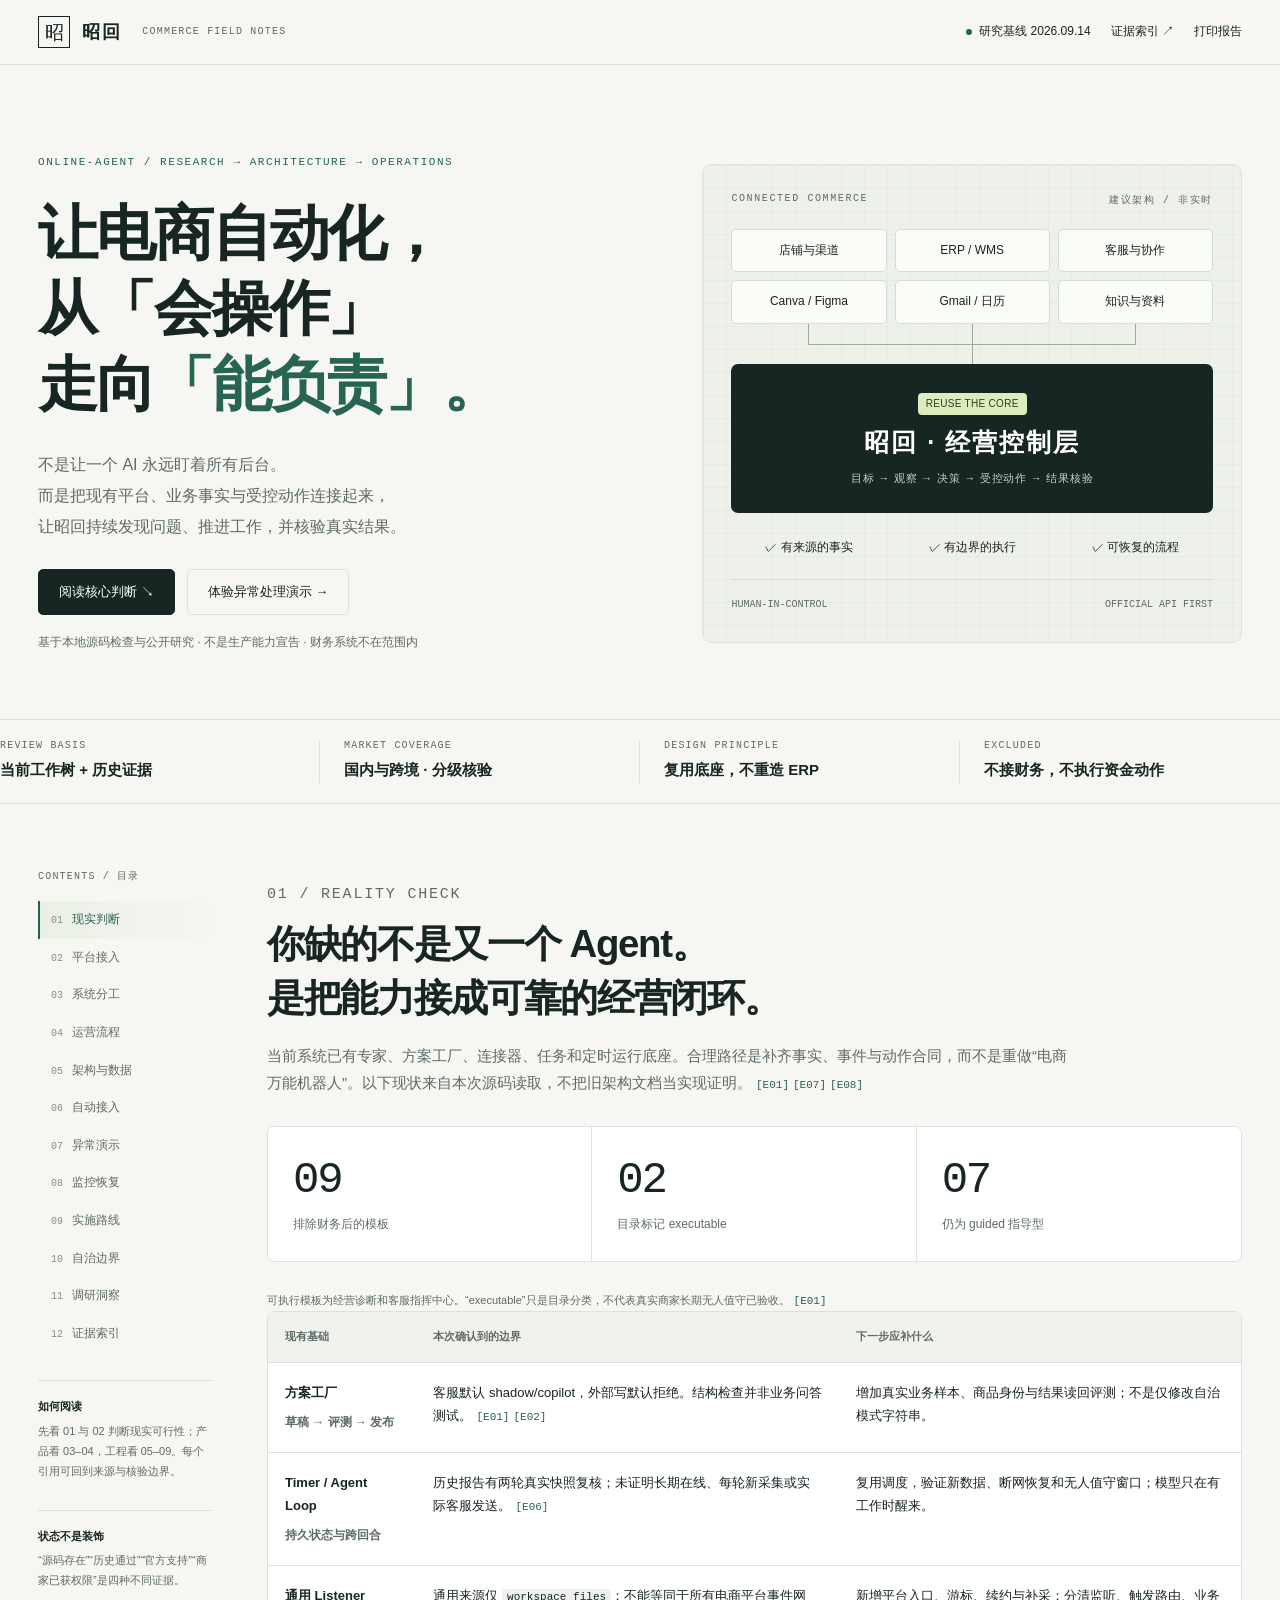
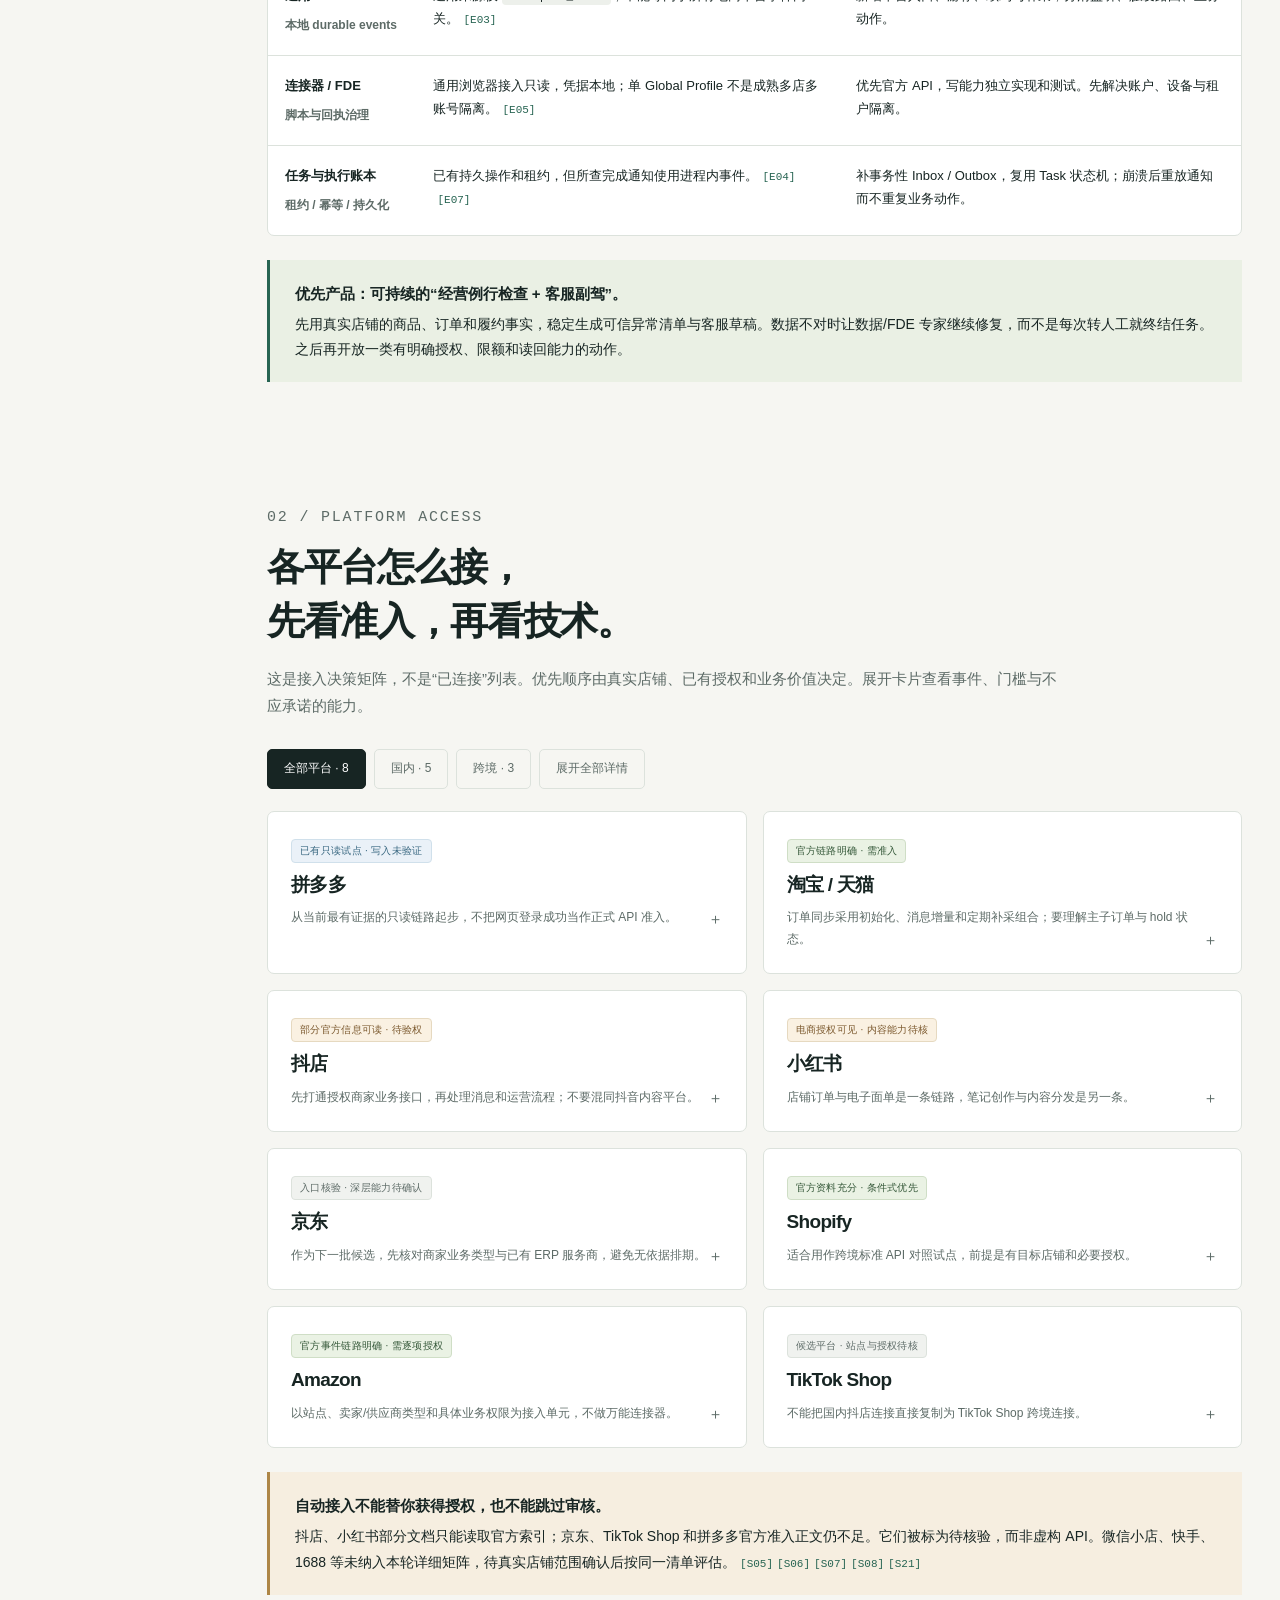
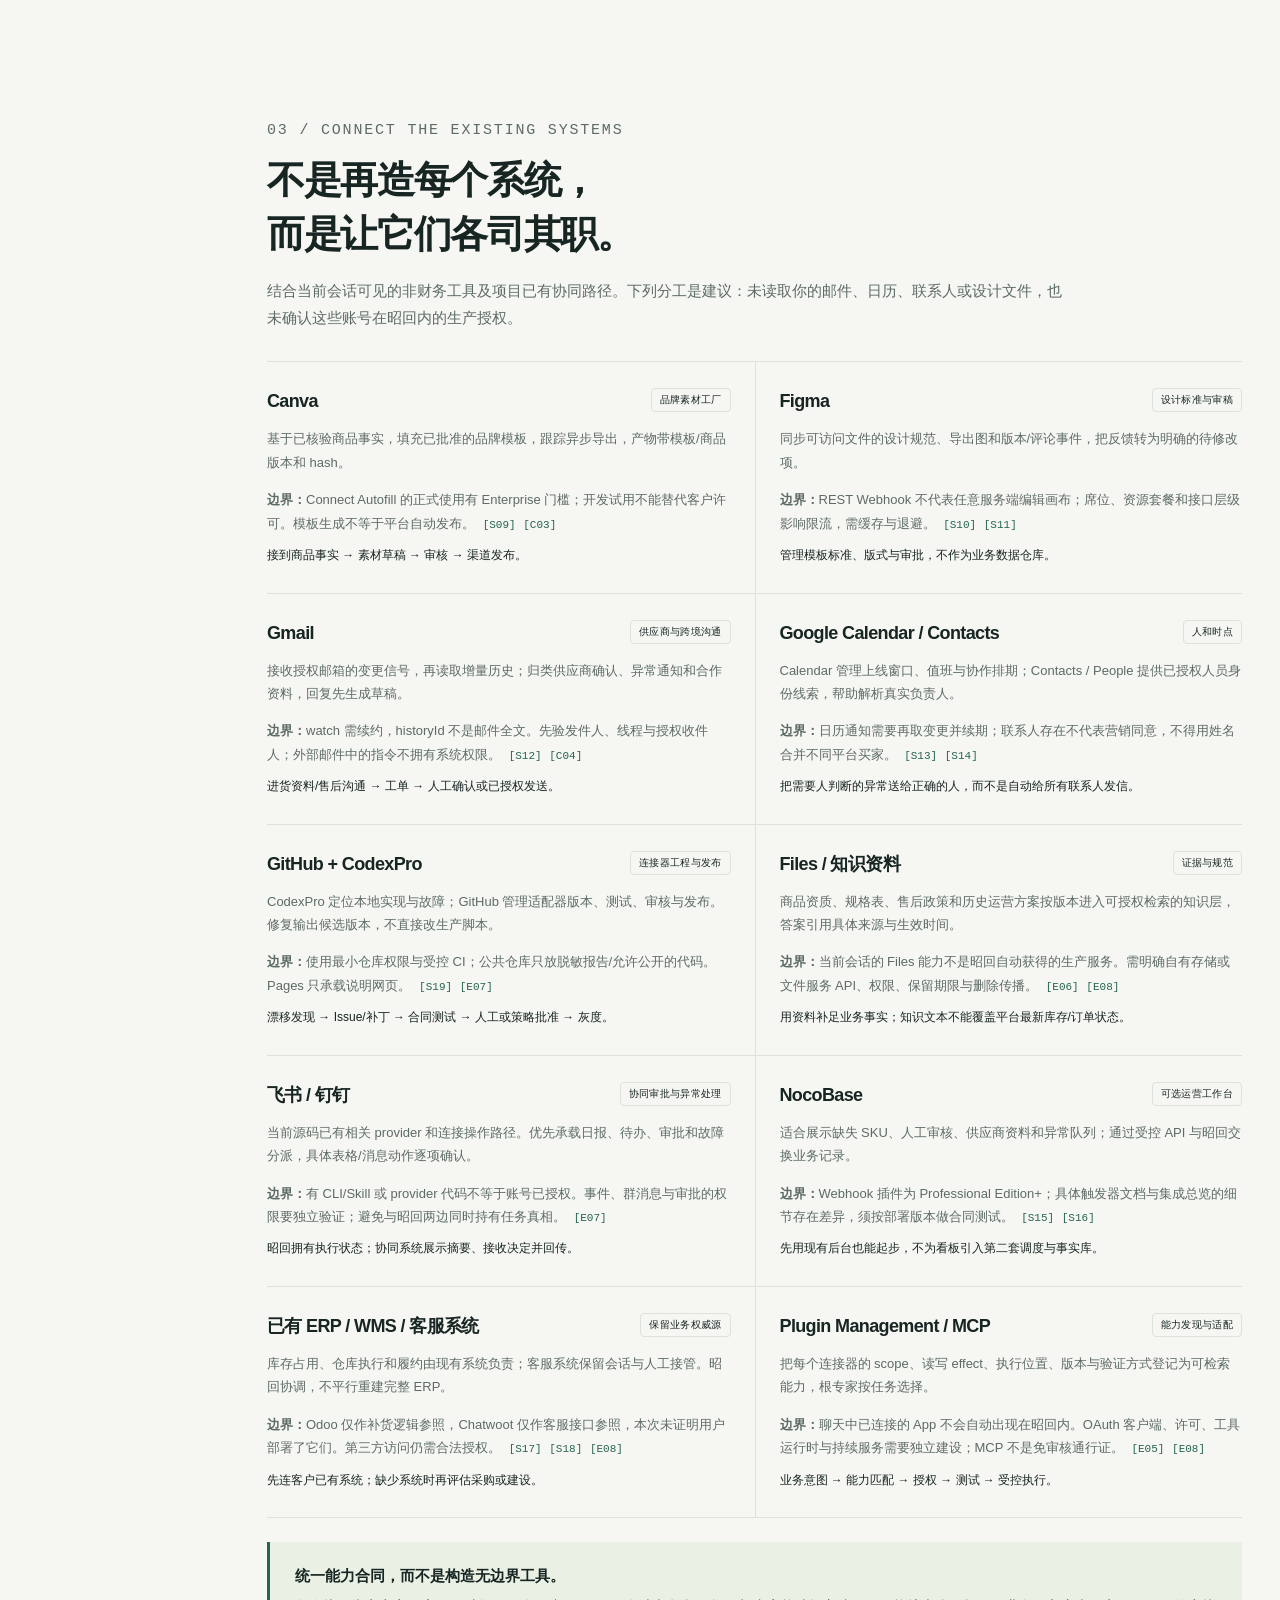
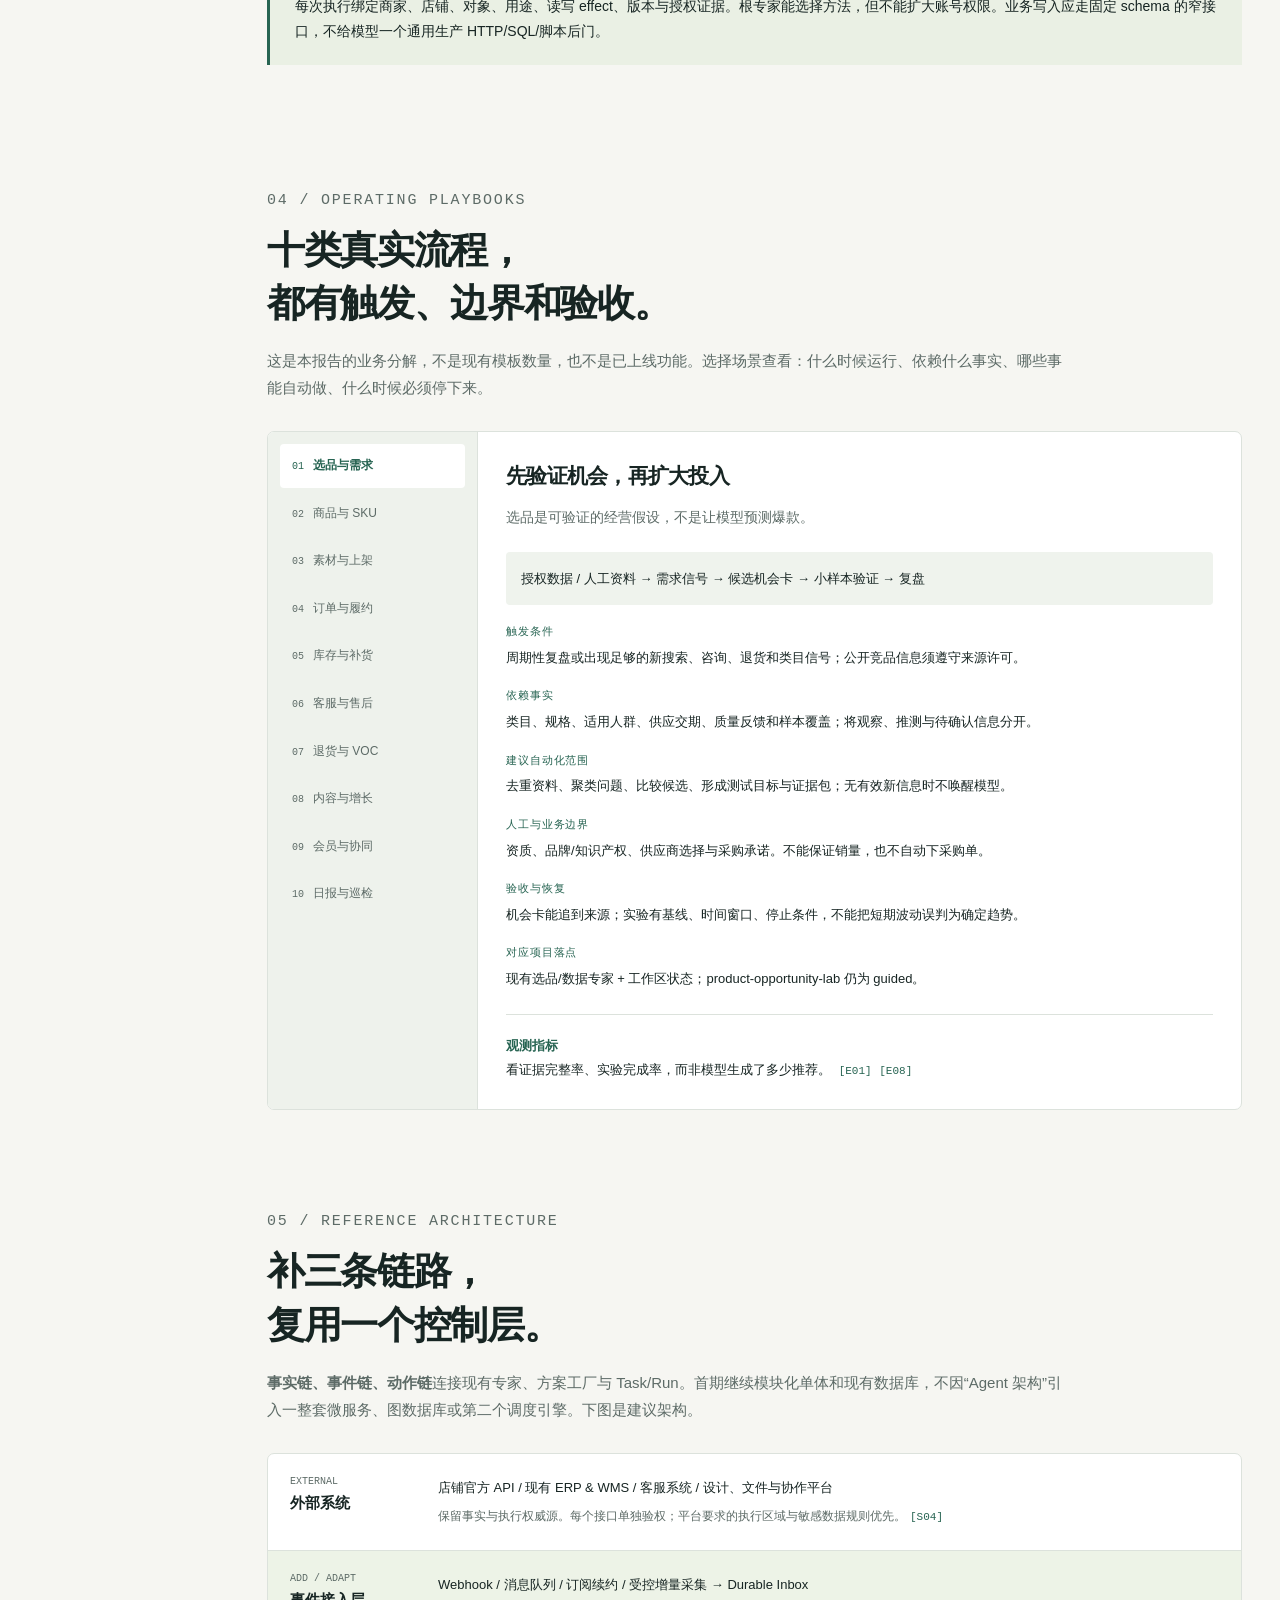
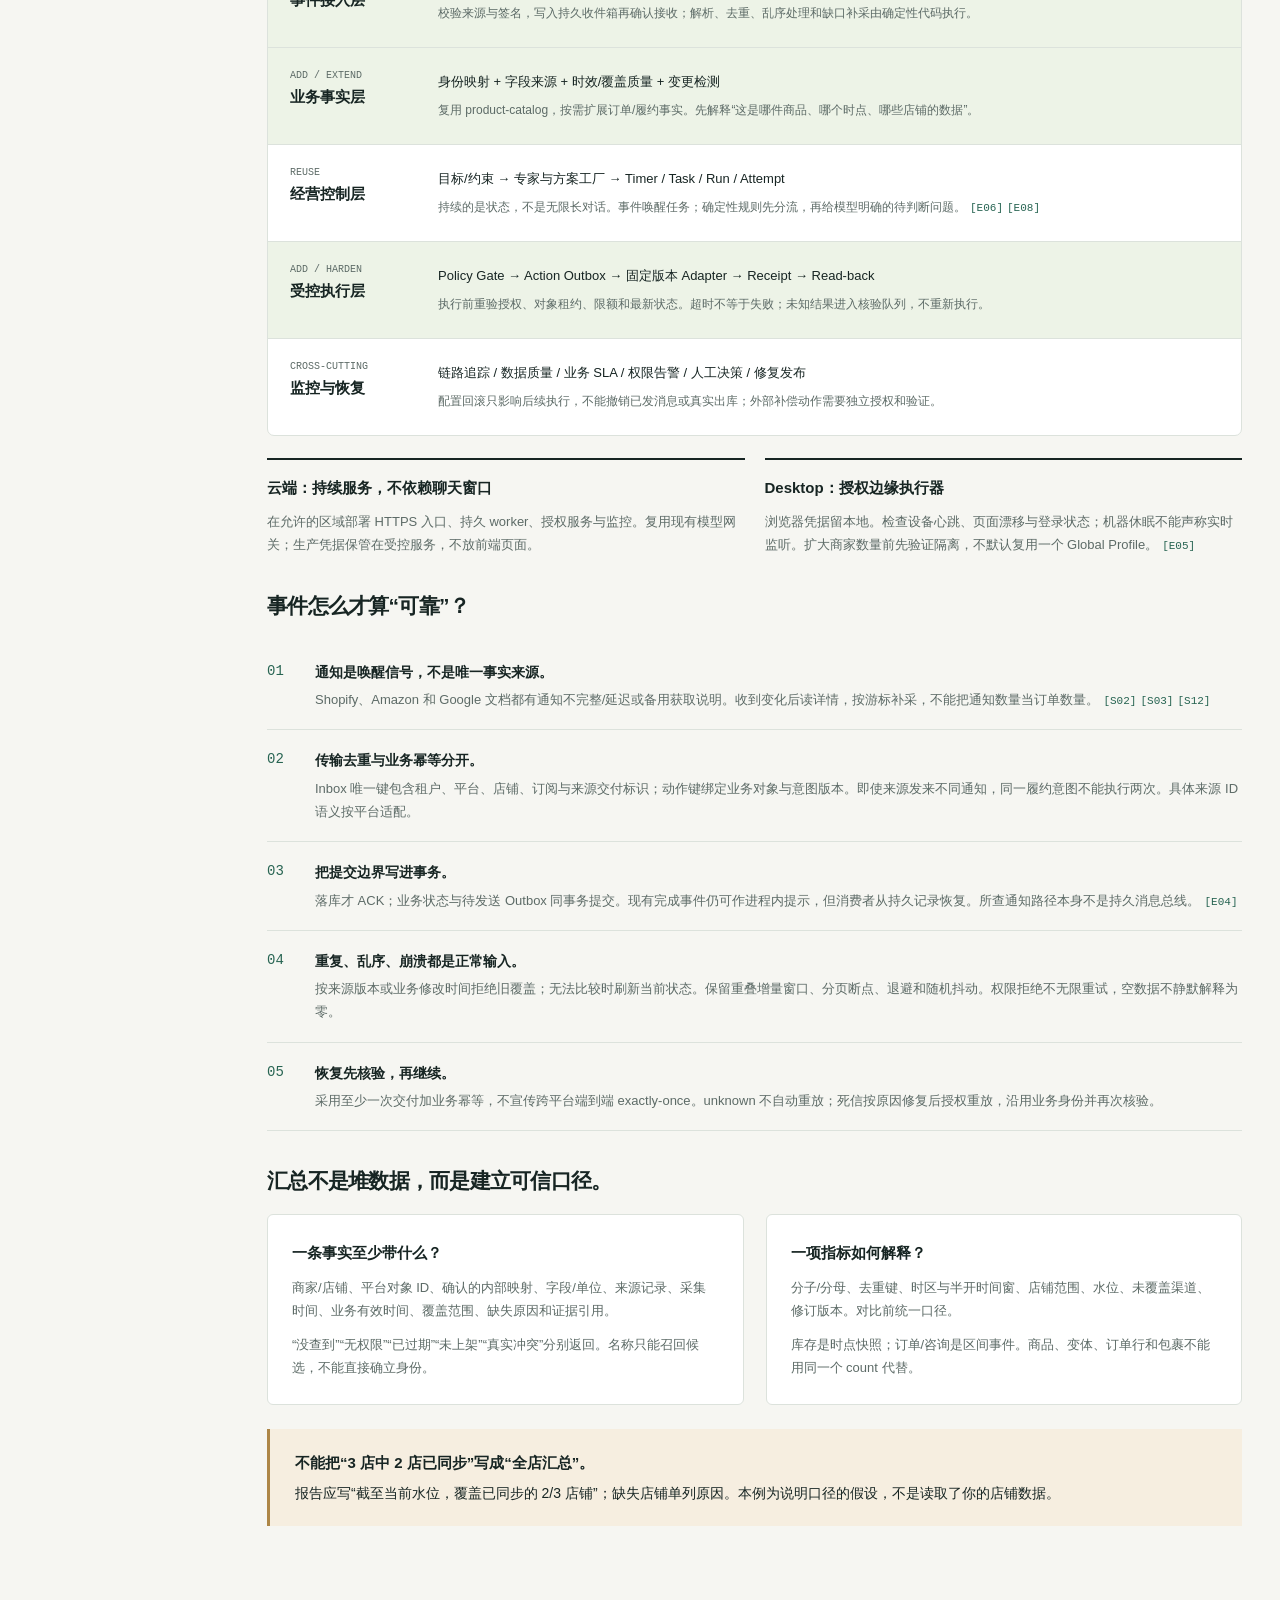
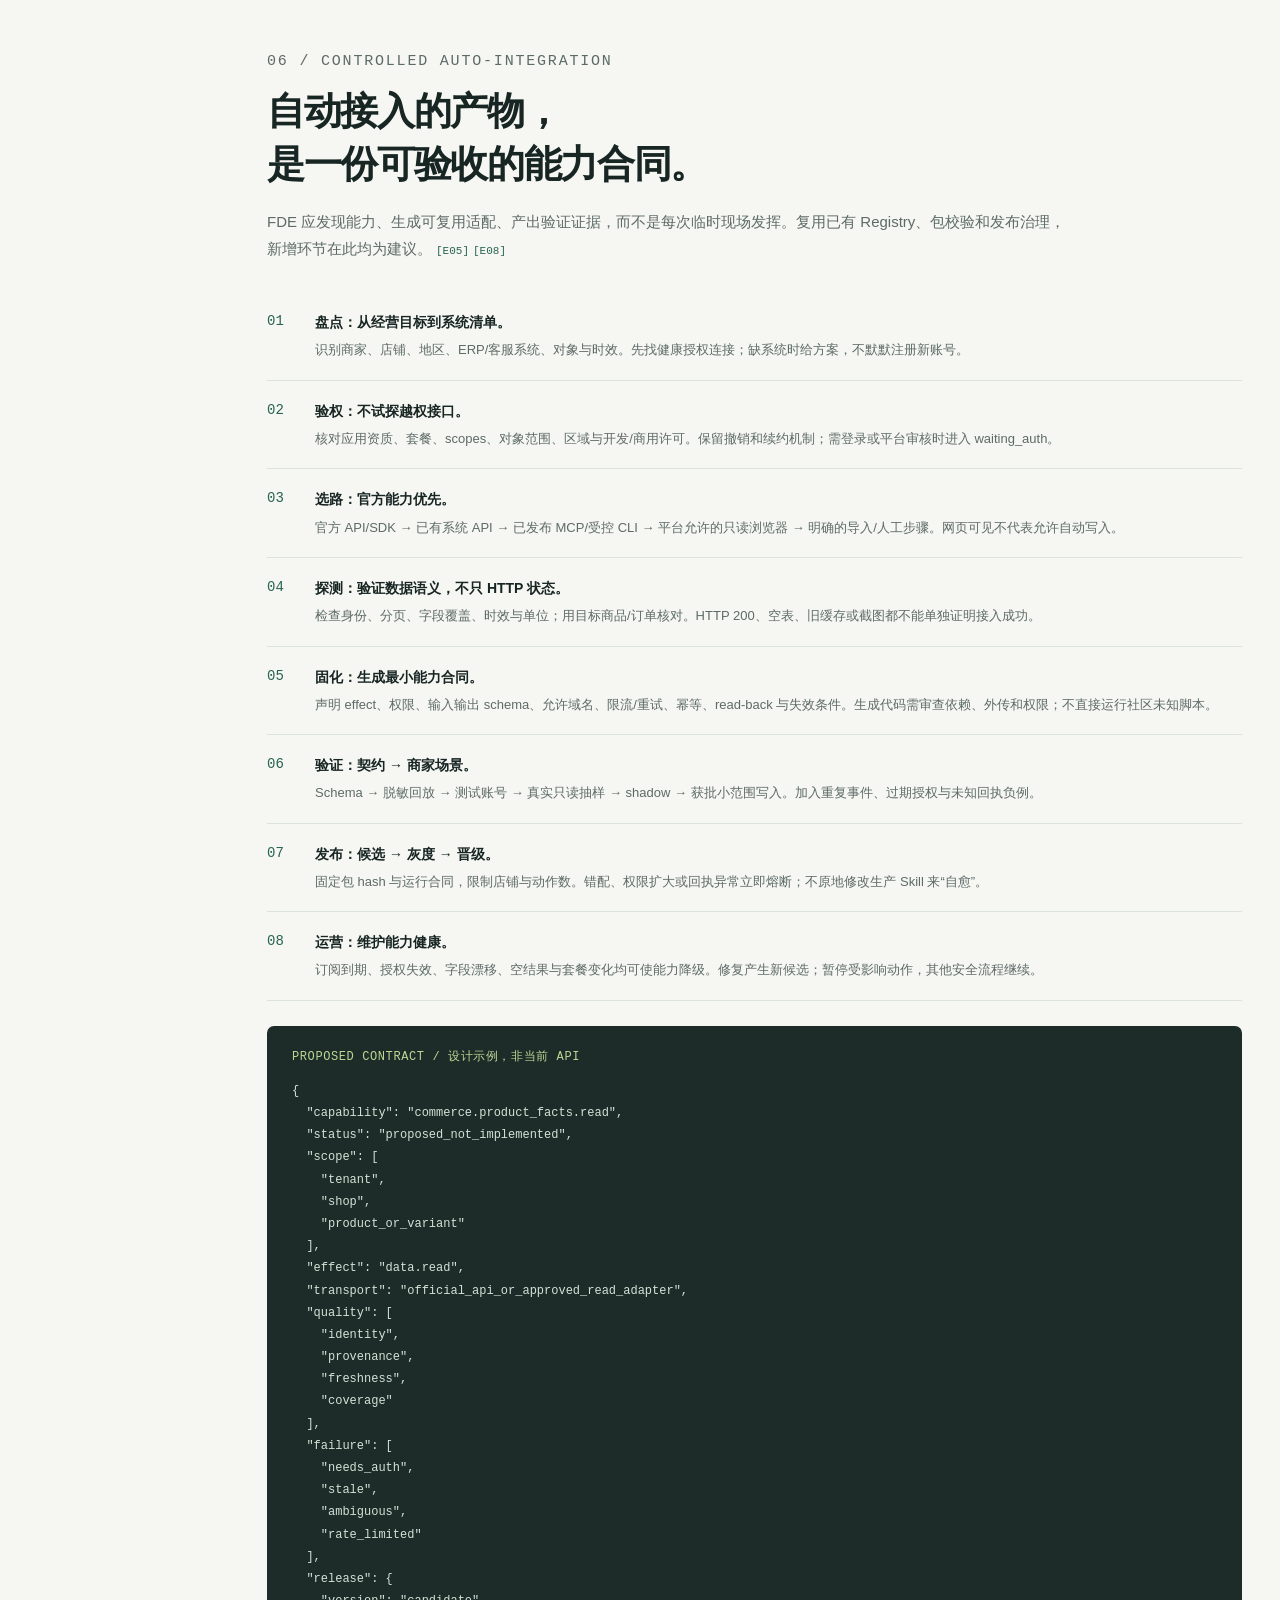
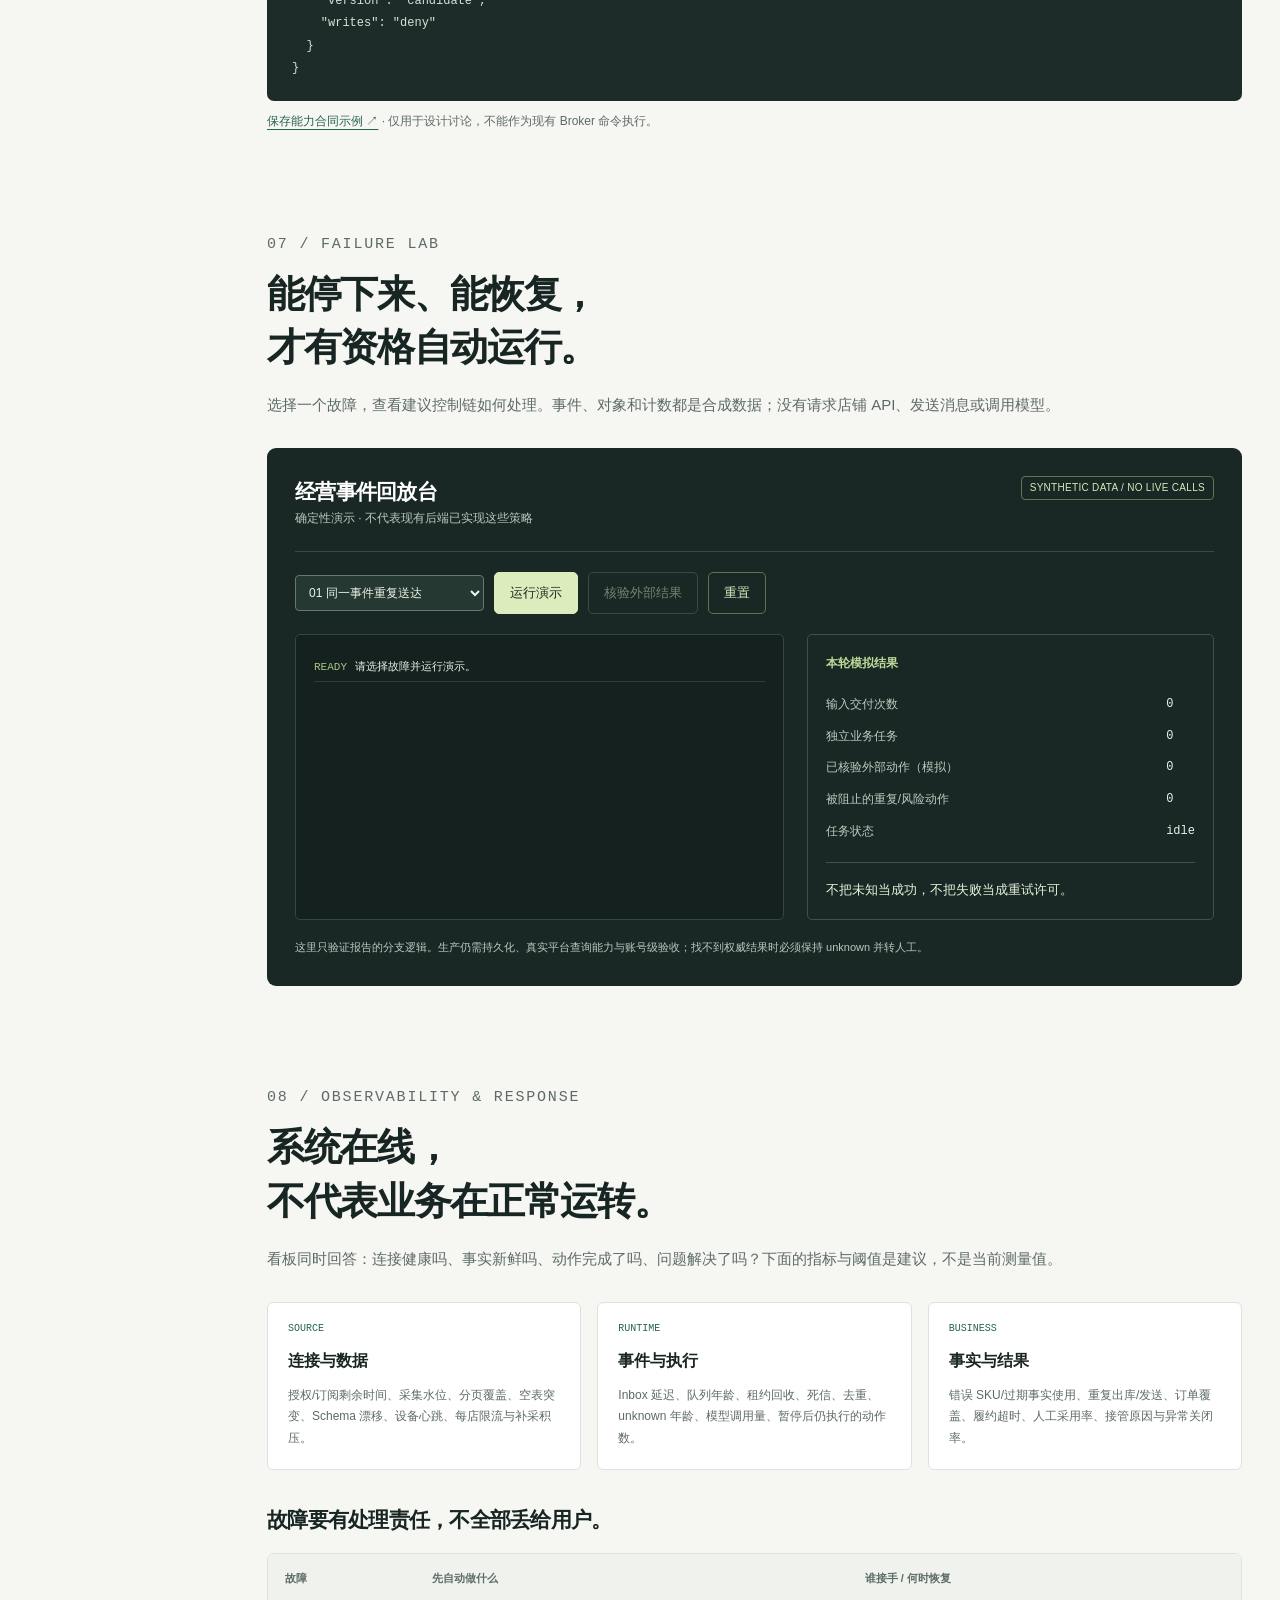
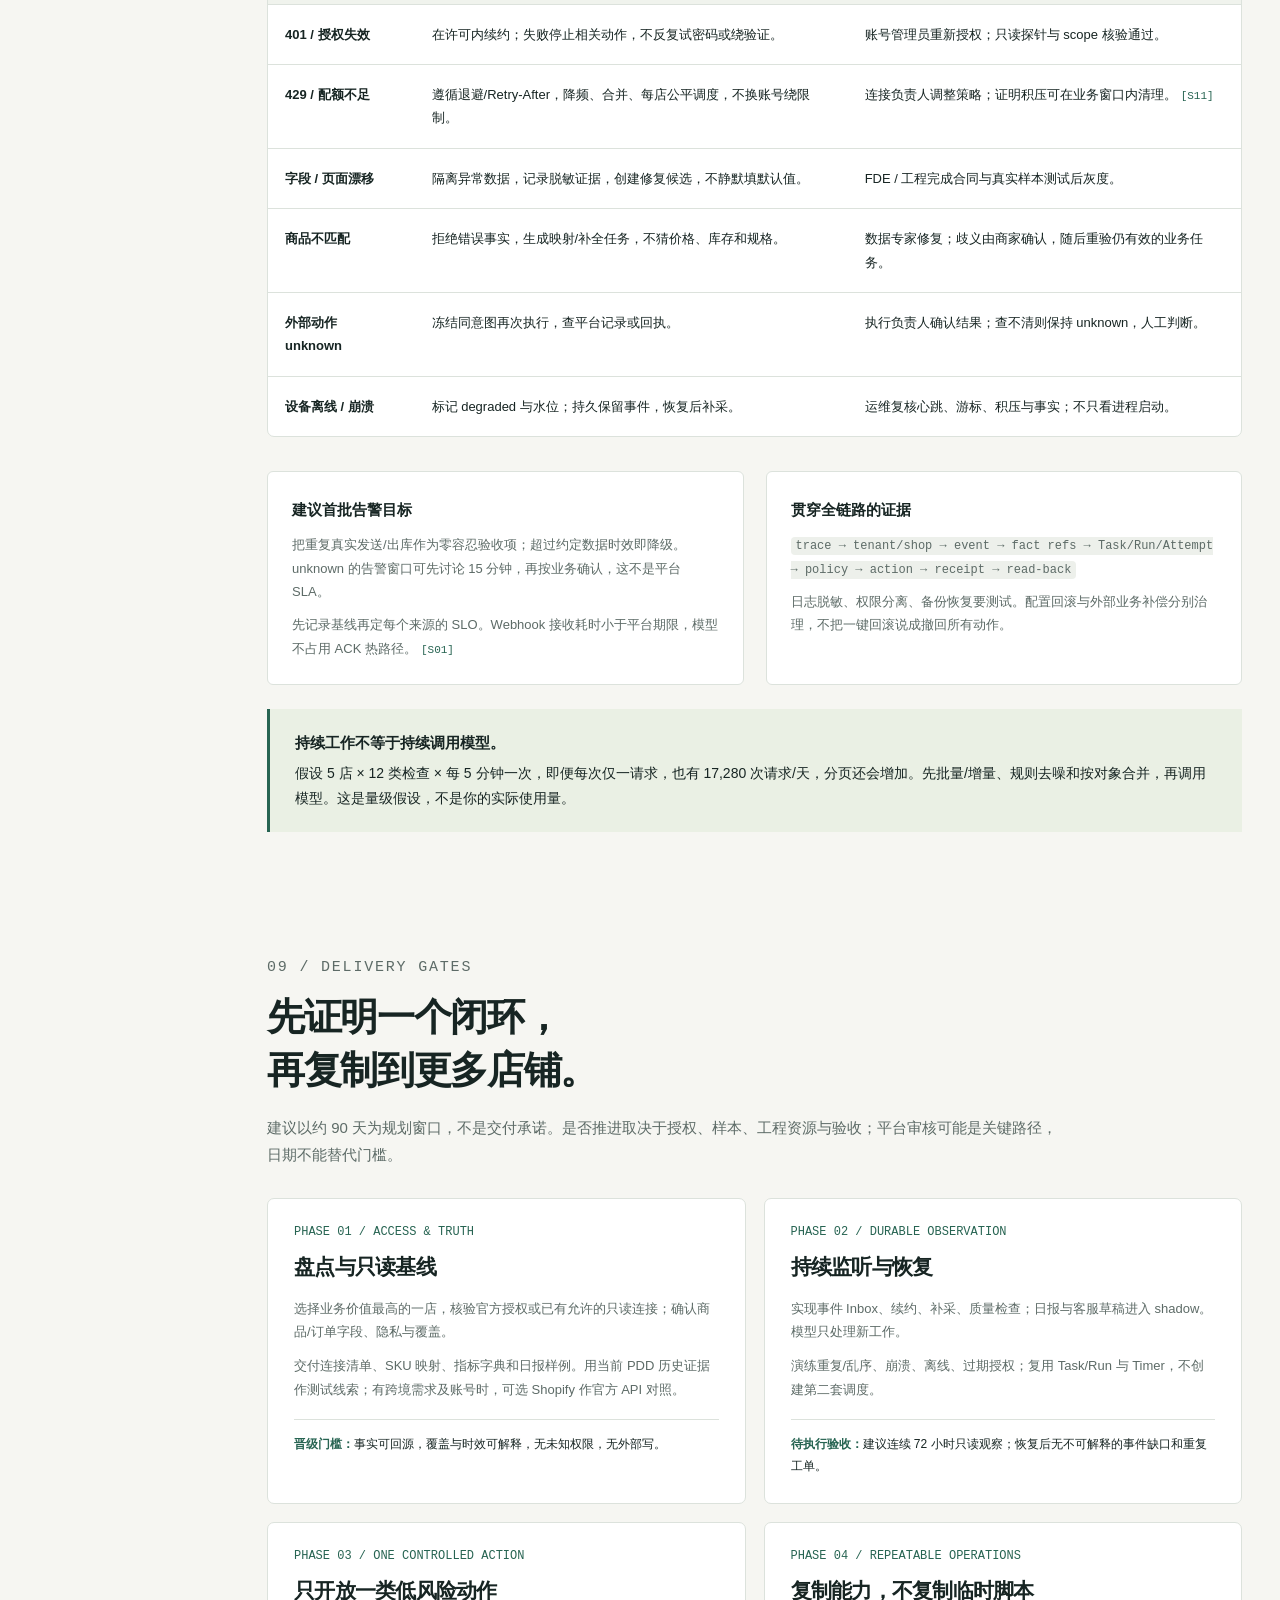
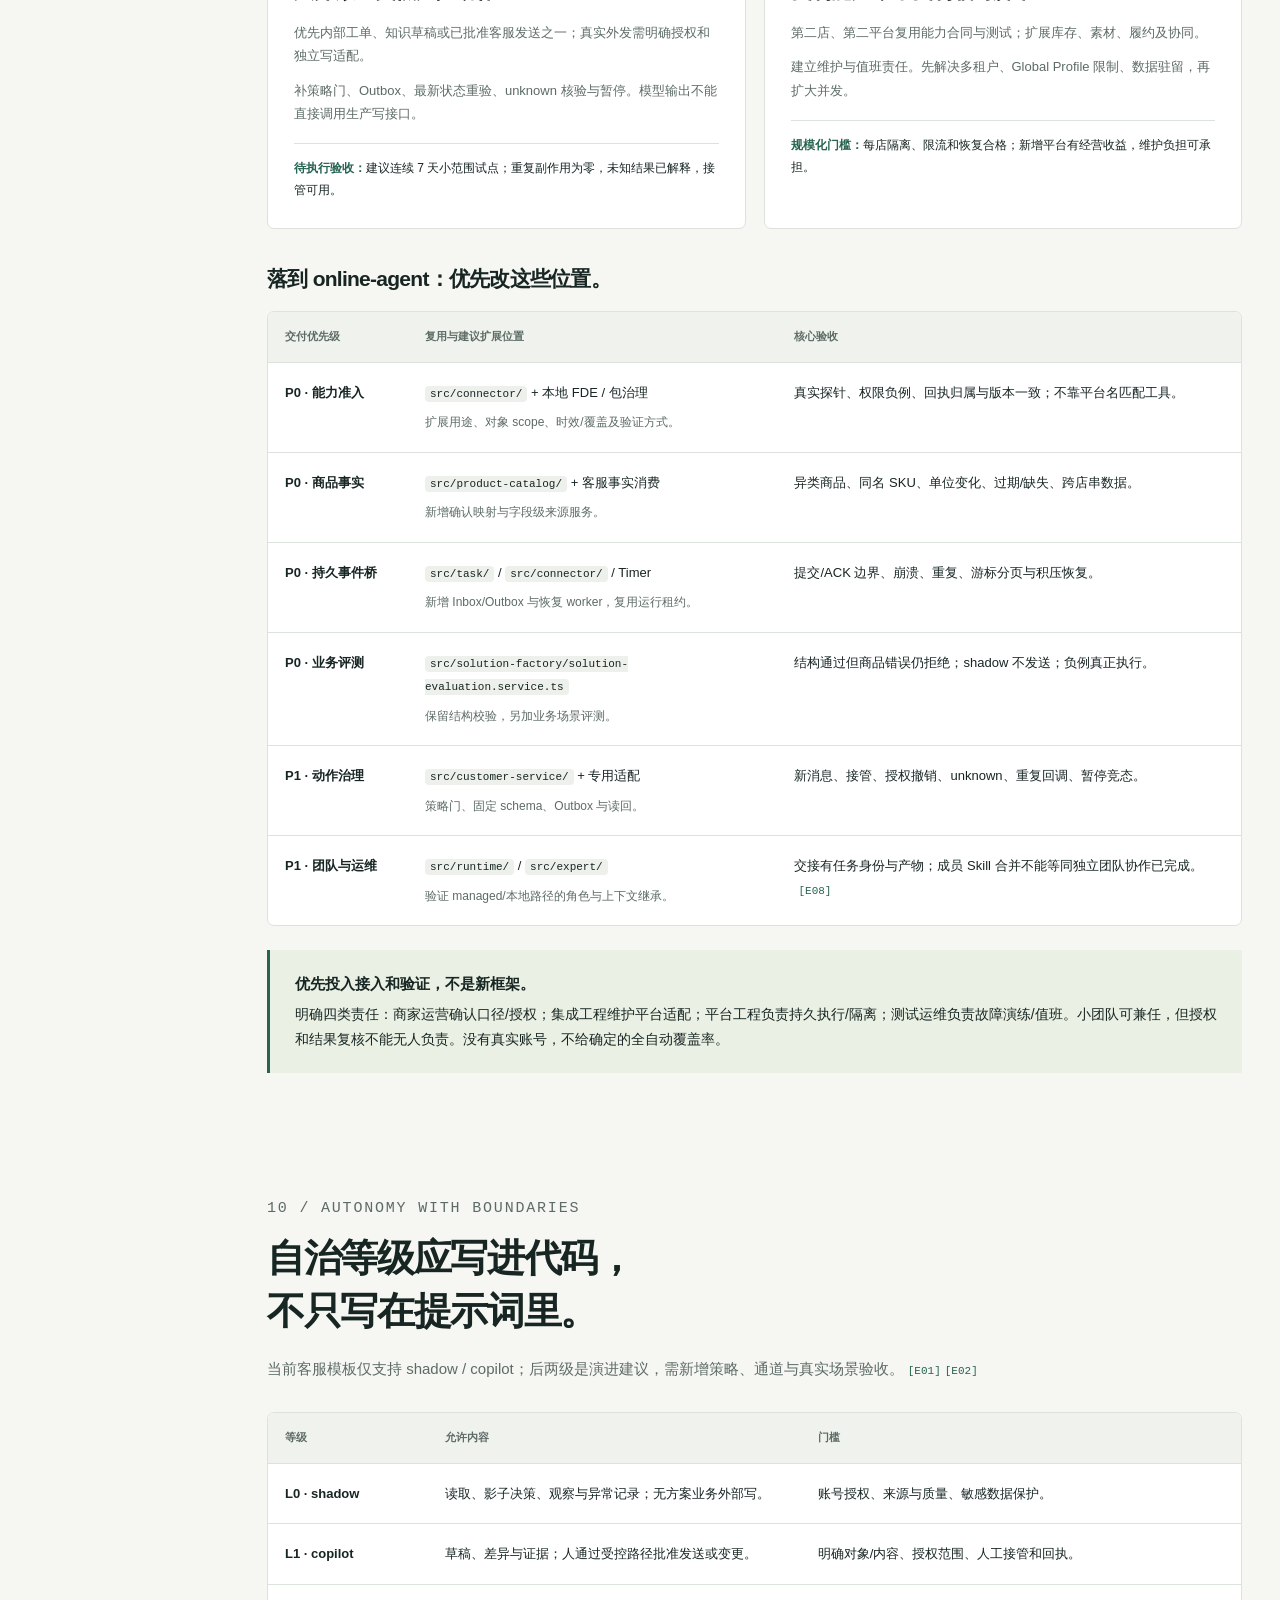
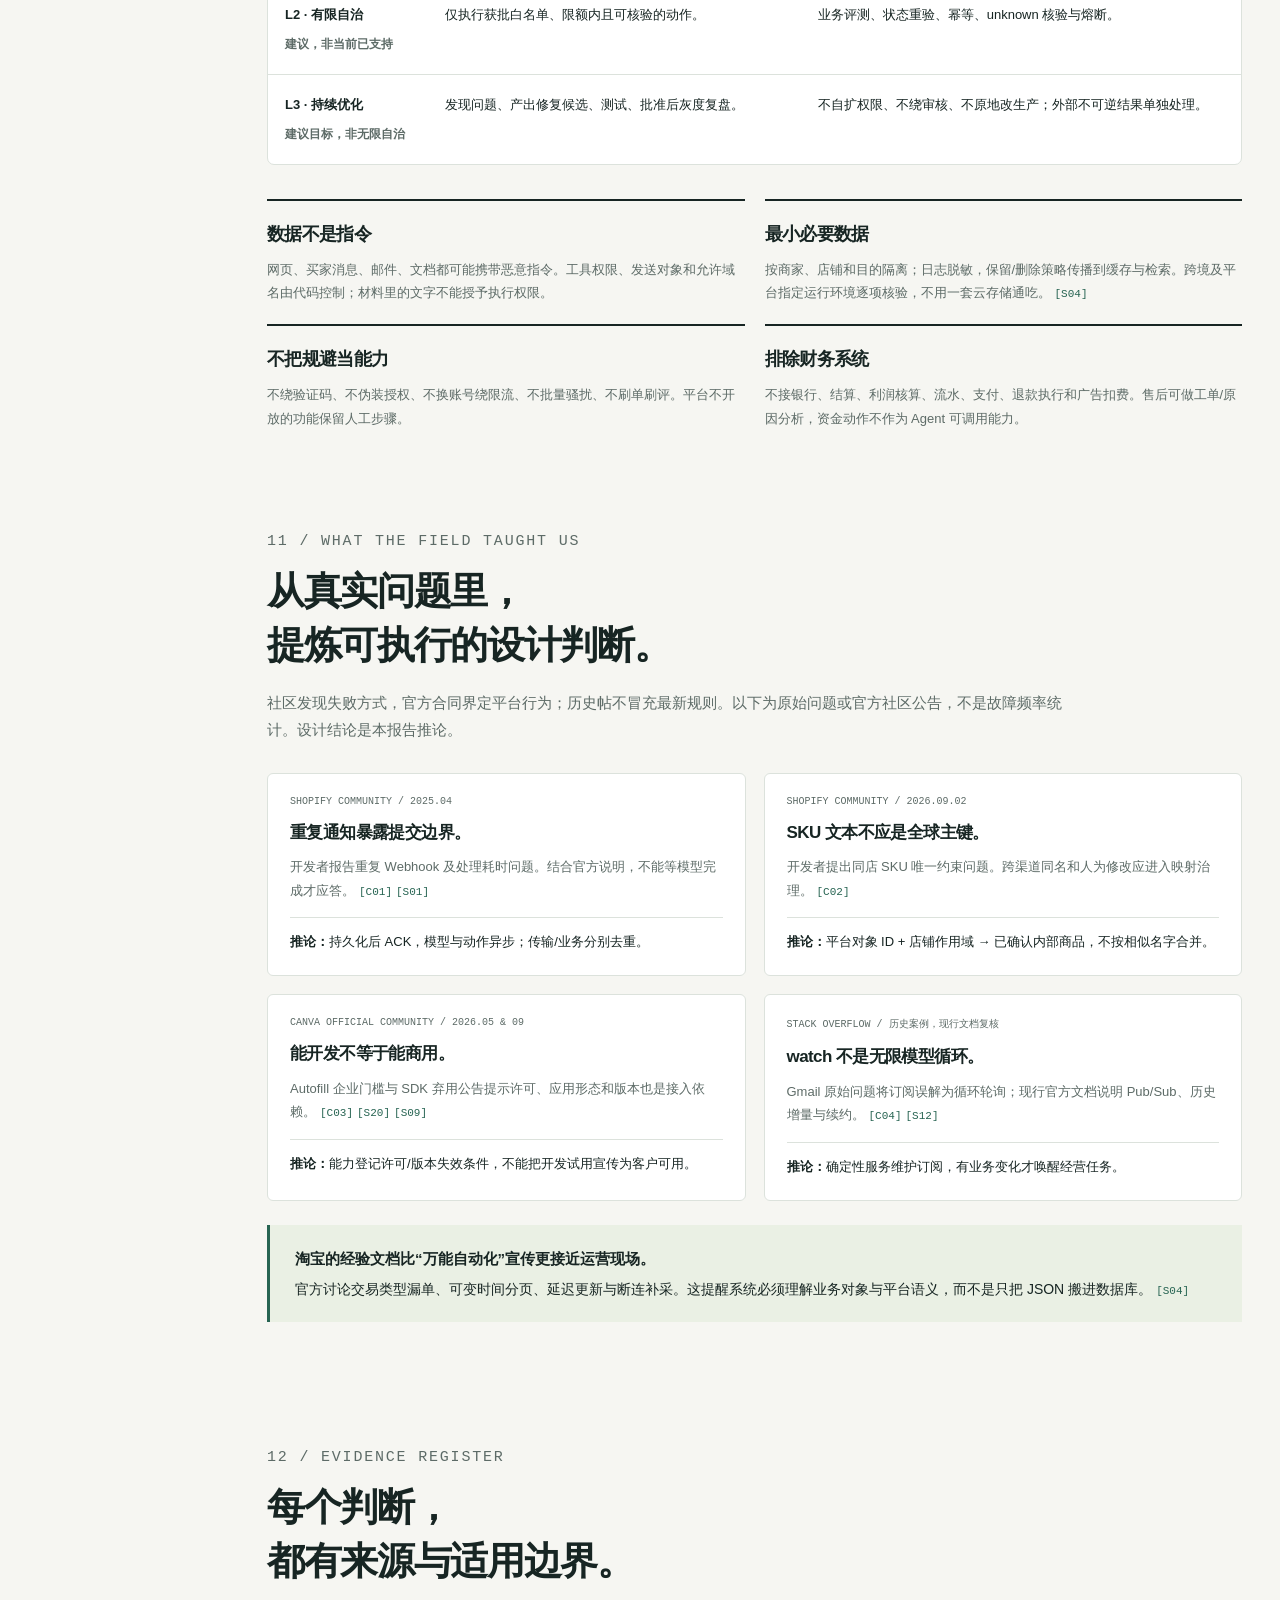
<file: architecture.html>
<!doctype html>
<html lang="zh-CN"><head><meta charset="utf-8"><meta name="viewport" content="width=device-width, initial-scale=1"><title>昭回 · 电商自治蓝图 — 从会操作，到能负责</title><meta name="description" content="基于 online-agent 当前源码、官方平台文档与开发者社区的电商自动化研究：平台接入、十类流程、可靠事件、业务事实、自动接入与监控。排除财务系统。"><meta name="theme-color" content="#f6f6f2"><meta name="referrer" content="strict-origin-when-cross-origin"><meta property="og:type" content="website"><meta property="og:title" content="昭回 · 电商自治蓝图"><meta property="og:description" content="不重造 ERP，不承诺无限自治。连接现有系统，让自动化可验证、可恢复、可追责。"><link rel="icon" href="data:,"><link rel="stylesheet" href="./styles.css"><script src="./app.js" defer></script></head>
<body id="top"><a class="skip" href="#main">跳到正文</a><header class="topbar"><div class="top-inner"><a class="brand" href="#top" aria-label="昭回电商自治蓝图首页"><span class="mark" aria-hidden="true">昭</span><b>昭回</b><em>COMMERCE FIELD NOTES</em></a><div class="header-right"><span class="date"><span class="dot"></span>研究基线 2026.09.14</span><a href="#sources">证据索引 ↗</a><button class="print-button" id="print-report" type="button">打印报告</button></div></div><nav class="mobile-nav" aria-label="移动端章节"><select id="mobile-chapter" aria-label="跳转章节"><option value="reality">01 / 现实判断</option><option value="platforms">02 / 平台接入</option><option value="systems">03 / 系统分工</option><option value="workflows">04 / 运营流程</option><option value="architecture">05 / 架构与数据</option><option value="onboarding">06 / 自动接入</option><option value="lab">07 / 异常演示</option><option value="observability">08 / 监控恢复</option><option value="roadmap">09 / 实施路线</option><option value="guardrails">10 / 自治边界</option><option value="research">11 / 调研洞察</option><option value="sources">12 / 证据索引</option></select></nav><div class="progress" id="reading-progress" aria-hidden="true"></div></header>
<div class="hero"><div><p class="eyebrow">ONLINE-AGENT / RESEARCH → ARCHITECTURE → OPERATIONS</p><h1>让电商自动化，<br>从「会操作」<br>走向<em>「能负责」。</em></h1><p class="hero-lead">不是让一个 AI 永远盯着所有后台。<br>而是把现有平台、业务事实与受控动作连接起来，<br>让昭回持续发现问题、推进工作，并核验真实结果。</p><div class="actions"><a class="btn primary" href="#reality">阅读核心判断 ↘</a><a class="btn" href="#lab">体验异常处理演示 →</a></div><p class="footnote">基于本地源码检查与公开研究 · 不是生产能力宣告 · 财务系统不在范围内</p></div><div class="hero-map" role="img" aria-label="建议架构：店铺、业务系统和协作工具连接昭回，形成事实、任务和核验闭环。不是实时连接状态。"><div class="map-grid"></div><div class="map-content"><div class="map-head"><span>CONNECTED COMMERCE</span><span>建议架构 / 非实时</span></div><div class="platform-chips"><span>店铺与渠道</span><span>ERP / WMS</span><span>客服与协作</span><span>Canva / Figma</span><span>Gmail / 日历</span><span>知识与资料</span></div><div class="connector-lines"></div><div class="core"><span class="tag">REUSE THE CORE</span><h3>昭回 · 经营控制层</h3><p>目标 → 观察 → 决策 → 受控动作 → 结果核验</p></div><div class="map-checks"><span>✓ 有来源的事实</span><span>✓ 有边界的执行</span><span>✓ 可恢复的流程</span></div><div class="map-note"><span>HUMAN-IN-CONTROL</span><span>OFFICIAL API FIRST</span></div></div></div></div>
<div class="scope-strip"><div><span>REVIEW BASIS</span><strong>当前工作树 + 历史证据</strong></div><div><span>MARKET COVERAGE</span><strong>国内与跨境 · 分级核验</strong></div><div><span>DESIGN PRINCIPLE</span><strong>复用底座，不重造 ERP</strong></div><div><span>EXCLUDED</span><strong>不接财务，不执行资金动作</strong></div></div>
<div class="shell"><aside class="toc"><p class="toc-title">CONTENTS / 目录</p><nav aria-label="报告章节"><a href="#reality"><span>01</span>现实判断</a><a href="#platforms"><span>02</span>平台接入</a><a href="#systems"><span>03</span>系统分工</a><a href="#workflows"><span>04</span>运营流程</a><a href="#architecture"><span>05</span>架构与数据</a><a href="#onboarding"><span>06</span>自动接入</a><a href="#lab"><span>07</span>异常演示</a><a href="#observability"><span>08</span>监控恢复</a><a href="#roadmap"><span>09</span>实施路线</a><a href="#guardrails"><span>10</span>自治边界</a><a href="#research"><span>11</span>调研洞察</a><a href="#sources"><span>12</span>证据索引</a></nav><div class="toc-note"><b>如何阅读</b>先看 01 与 02 判断现实可行性；产品看 03–04，工程看 05–09。每个引用可回到来源与核验边界。</div><div class="toc-note"><b>状态不是装饰</b>“源码存在”“历史通过”“官方支持”“商家已获权限”是四种不同证据。</div></aside><main id="main">
<section class="chapter" id="reality"><div class="section-head"><p class="section-label">01 / REALITY CHECK</p><h2>你缺的不是又一个 Agent。<br>是把能力接成可靠的经营闭环。</h2><p>当前系统已有专家、方案工厂、连接器、任务和定时运行底座。合理路径是补齐事实、事件与动作合同，而不是重做“电商万能机器人”。以下现状来自本次源码读取，不把旧架构文档当实现证明。<a class="ref" href="#source-E01">[E01]</a><a class="ref" href="#source-E07">[E07]</a><a class="ref" href="#source-E08">[E08]</a></p></div><div class="evidence-stats"><div><b>09</b><span>排除财务后的模板</span></div><div><b>02</b><span>目录标记 executable</span></div><div><b>07</b><span>仍为 guided 指导型</span></div></div><p class="read-note">可执行模板为经营诊断和客服指挥中心。“executable”只是目录分类，不代表真实商家长期无人值守已验收。<a class="ref" href="#source-E01">[E01]</a></p>
<div class="table-wrap" tabindex="0" aria-label="现有能力与生产缺口，窄屏可横向滚动"><table><thead><tr><th>现有基础</th><th>本次确认到的边界</th><th>下一步应补什么</th></tr></thead><tbody><tr><td>方案工厂<p>草稿 → 评测 → 发布</p></td><td>客服默认 shadow/copilot，外部写默认拒绝。结构检查并非业务问答测试。<a class="ref" href="#source-E01">[E01]</a><a class="ref" href="#source-E02">[E02]</a></td><td>增加真实业务样本、商品身份与结果读回评测；不是仅修改自治模式字符串。</td></tr><tr><td>Timer / Agent Loop<p>持久状态与跨回合</p></td><td>历史报告有两轮真实快照复核；未证明长期在线、每轮新采集或实际客服发送。<a class="ref" href="#source-E06">[E06]</a></td><td>复用调度，验证新数据、断网恢复和无人值守窗口；模型只在有工作时醒来。</td></tr><tr><td>通用 Listener<p>本地 durable events</p></td><td>通用来源仅 <code>workspace_files</code>；不能等同于所有电商平台事件网关。<a class="ref" href="#source-E03">[E03]</a></td><td>新增平台入口、游标、续约与补采；分清监听、触发路由、业务动作。</td></tr><tr><td>连接器 / FDE<p>脚本与回执治理</p></td><td>通用浏览器接入只读，凭据本地；单 Global Profile 不是成熟多店多账号隔离。<a class="ref" href="#source-E05">[E05]</a></td><td>优先官方 API，写能力独立实现和测试。先解决账户、设备与租户隔离。</td></tr><tr><td>任务与执行账本<p>租约 / 幂等 / 持久化</p></td><td>已有持久操作和租约，但所查完成通知使用进程内事件。<a class="ref" href="#source-E04">[E04]</a><a class="ref" href="#source-E07">[E07]</a></td><td>补事务性 Inbox / Outbox，复用 Task 状态机；崩溃后重放通知而不重复业务动作。</td></tr></tbody></table></div><div class="callout"><strong>优先产品：可持续的“经营例行检查 + 客服副驾”。</strong><p>先用真实店铺的商品、订单和履约事实，稳定生成可信异常清单与客服草稿。数据不对时让数据/FDE 专家继续修复，而不是每次转人工就终结任务。之后再开放一类有明确授权、限额和读回能力的动作。</p></div></section>
<section class="chapter" id="platforms"><div class="section-head"><p class="section-label">02 / PLATFORM ACCESS</p><h2>各平台怎么接，<br>先看准入，再看技术。</h2><p>这是接入决策矩阵，不是“已连接”列表。优先顺序由真实店铺、已有授权和业务价值决定。展开卡片查看事件、门槛与不应承诺的能力。</p></div><div class="filters" role="group" aria-label="平台区域筛选"><button class="filter" data-region="all" aria-pressed="true">全部平台 · 8</button><button class="filter" data-region="domestic" aria-pressed="false">国内 · 5</button><button class="filter" data-region="global" aria-pressed="false">跨境 · 3</button><button class="filter" id="expand-platforms" aria-pressed="false">展开全部详情</button></div><div class="platforms"><details class="platform" data-region="domestic"><summary><span class="tag blue">已有只读试点 · 写入未验证</span><h3>拼多多</h3><p>从当前最有证据的只读链路起步，不把网页登录成功当作正式 API 准入。</p></summary><div class="platform-body"><dl><dt>建议接入路径</dt><dd>先盘点已授权官方能力；当前可复用经过验证的本地 products.read 路径。仅在商家授权且平台允许时使用只读浏览器适配。</dd><dt>监听与补采</dt><dd>没有确认可用的正式事件通道前，使用确定性增量轮询与差异检测；频率按限制与业务时效配置，不能用模型高频盯页面。</dd><dt>准入与核验门槛</dt><dd>本次未核验商家的应用类型、权限包与客服通道授权。需以真实账号完成商品身份、分页、覆盖率、登录失效与重启恢复测试。</dd><dt>不要承诺</dt><dd>通用 FDE 连接器仍只读；客服发送走专用受控路径，不能新增脚本绕过写权限。历史两轮复核不等于持续经营验收。</dd></dl><div class="refs"><a class="ref" href="#source-S21">[S21]</a> <a class="ref" href="#source-E05">[E05]</a> <a class="ref" href="#source-E06">[E06]</a></div></div></details>
<details class="platform" data-region="domestic"><summary><span class="tag green">官方链路明确 · 需准入</span><h3>淘宝 / 天猫</h3><p>订单同步采用初始化、消息增量和定期补采组合；要理解主子订单与 hold 状态。</p></summary><div class="platform-body"><dl><dt>建议接入路径</dt><dd>在获得商家授权及相应应用权限后，用 TOP / 官方消息服务接入。复用客户现有 ERP 的合法连接，避免同一订单多个系统争写。</dd><dt>监听与补采</dt><dd>订单变更通知只触发刷新事实；保留增量游标与重叠窗口，按接口真实分页语义补采，防漏单和旧状态覆盖新状态。</dd><dt>准入与核验门槛</dt><dd>订单隐私字段涉及专门环境、安全与授权要求，逐项核验后决定执行位置；不默认把完整订单搬到通用公有云。</dd><dt>不要承诺</dt><dd>普通下单不代表立即可履约；预售、拼团 hold、拆单和售后要分别建模。通用商品/订单权限不自动授予聊天发送权限。</dd></dl><div class="refs"><a class="ref" href="#source-S04">[S04]</a></div></div></details>
<details class="platform" data-region="domestic"><summary><span class="tag amber">部分官方信息可读 · 待验权</span><h3>抖店</h3><p>先打通授权商家业务接口，再处理消息和运营流程；不要混同抖音内容平台。</p></summary><div class="platform-body"><dl><dt>建议接入路径</dt><dd>申请符合主体与用途的应用及权限包；先验证商品、订单、履约读取能力，再单独申请所需动作。</dd><dt>监听与补采</dt><dd>官方索引显示消息推送依赖权限包。确切 topic、验签、应答和重试规则须在控制台与当前文档核对后写入适配合同。</dd><dt>准入与核验门槛</dt><dd>本次部分文档为动态页面，未取得完整正文；无权声称已经满足审核、消息回调或客服准入。</dd><dt>不要承诺</dt><dd>商品发布、商家客服、广告投放与内容发布分别验权；发布功能要先验类目/资质与字段，不由大模型猜测平台规则。</dd></dl><div class="refs"><a class="ref" href="#source-S05">[S05]</a></div></div></details>
<details class="platform" data-region="domestic"><summary><span class="tag amber">电商授权可见 · 内容能力待核</span><h3>小红书</h3><p>店铺订单与电子面单是一条链路，笔记创作与内容分发是另一条。</p></summary><div class="platform-body"><dl><dt>建议接入路径</dt><dd>可见官方摘要要求注册应用、申请订单权限包并取得店铺授权；先对接真实已授权的商家能力。</dd><dt>监听与补采</dt><dd>通知类型和完整签名细节未在本次确认；上线前必须验证。缺事件时采用允许范围内的增量读取，而非无限抓取。</dd><dt>准入与核验门槛</dt><dd>完整文档获取超时，当前证据仅为官方索引。需核实应用类型、隐私字段、面单服务与实际接口白名单。</dd><dt>不要承诺</dt><dd>不承诺自动发任意笔记、批量私信或抓取他人用户数据。内容先生成待审素材，获准后再使用对应官方发布能力。</dd></dl><div class="refs"><a class="ref" href="#source-S06">[S06]</a></div></div></details>
<details class="platform" data-region="domestic"><summary><span class="tag gray">入口核验 · 深层能力待确认</span><h3>京东</h3><p>作为下一批候选，先核对商家业务类型与已有 ERP 服务商，避免无依据排期。</p></summary><div class="platform-body"><dl><dt>建议接入路径</dt><dd>从宙斯平台及现有服务商询证，列明商品/订单/仓储/客服所需权限，再选读写适配。</dd><dt>监听与补采</dt><dd>本次没有取得足够具体的事件合同，不给出未经核验的订阅接口名或 SLA。</dd><dt>准入与核验门槛</dt><dd>以目标账号的授权结果、版本、限流、分页与测试回执为准；平台存在 API 不等于目标应用有权调用。</dd><dt>不要承诺</dt><dd>未证实能用的功能保持 blocked，不用浏览器脚本伪装已接入。</dd></dl><div class="refs"><a class="ref" href="#source-S07">[S07]</a></div></div></details>
<details class="platform" data-region="global"><summary><span class="tag green">官方资料充分 · 条件式优先</span><h3>Shopify</h3><p>适合用作跨境标准 API 对照试点，前提是有目标店铺和必要授权。</p></summary><div class="platform-body"><dl><dt>建议接入路径</dt><dd>注册自有应用、授权最小 scopes；按当前 API 文档锁定版本。优先使用官方能力，不需要重演浏览器点击。</dd><dt>监听与补采</dt><dd>HTTPS Webhook 验签、持久落库后快速 ACK；处理重复与乱序。官方建议补偿同步，因为通知不是保证全量的日志。</dd><dt>准入与核验门槛</dt><dd>测试授权撤销、分页覆盖、重试、过期版本与客户数据访问范围；不能只跑一次 happy path。</dd><dt>不要承诺</dt><dd>传输去重与业务动作幂等是两件事；不把每条通知都送模型。Webhook 的重复不能生成重复履约动作。</dd></dl><div class="refs"><a class="ref" href="#source-S01">[S01]</a> <a class="ref" href="#source-S02">[S02]</a> <a class="ref" href="#source-C01">[C01]</a></div></div></details>
<details class="platform" data-region="global"><summary><span class="tag green">官方事件链路明确 · 需逐项授权</span><h3>Amazon</h3><p>以站点、卖家/供应商类型和具体业务权限为接入单元，不做万能连接器。</p></summary><div class="platform-body"><dl><dt>建议接入路径</dt><dd>按实际授权接入 SP-API。分别确认库存、订单、商品和履约所需角色、数据范围与处理方式。</dd><dt>监听与补采</dt><dd>Notifications API 可配置目的地与订阅；按支持的事件采用相应通道。官方建议保留通知延迟/中断时的备用获取机制。</dd><dt>准入与核验门槛</dt><dd>确认目标通知是否支持该卖家/供应商类型与 payload 版本；还需验证真实店铺、站点与敏感字段使用边界。</dd><dt>不要承诺</dt><dd>不同履约模式不能共用未经验证的发货动作；先只读与异常工单，再评估库存或 Listing 受控写入。</dd></dl><div class="refs"><a class="ref" href="#source-S03">[S03]</a></div></div></details>
<details class="platform" data-region="global"><summary><span class="tag gray">候选平台 · 站点与授权待核</span><h3>TikTok Shop</h3><p>不能把国内抖店连接直接复制为 TikTok Shop 跨境连接。</p></summary><div class="platform-body"><dl><dt>建议接入路径</dt><dd>从 Partner Center 获取目标站点对应的应用审核、商家授权和版本合同；本次未完成账号级准入验证。</dd><dt>监听与补采</dt><dd>官方索引可见 API / Webhook 变更资料，但本次未核对到足以实现的完整事件合同。</dd><dt>准入与核验门槛</dt><dd>先验证目标市场店铺、应用权限、调用区域与履约约束，再将适配器纳入版本管理。</dd><dt>不要承诺</dt><dd>不宣称当前已支持自动上架、自动客服或全量事件。审核未完成时保留素材草稿、只读授权能力和人工接口。</dd></dl><div class="refs"><a class="ref" href="#source-S08">[S08]</a></div></div></details></div><div class="callout warn"><strong>自动接入不能替你获得授权，也不能跳过审核。</strong><p>抖店、小红书部分文档只能读取官方索引；京东、TikTok Shop 和拼多多官方准入正文仍不足。它们被标为待核验，而非虚构 API。微信小店、快手、1688 等未纳入本轮详细矩阵，待真实店铺范围确认后按同一清单评估。<a class="ref" href="#source-S05">[S05]</a><a class="ref" href="#source-S06">[S06]</a><a class="ref" href="#source-S07">[S07]</a><a class="ref" href="#source-S08">[S08]</a><a class="ref" href="#source-S21">[S21]</a></p></div></section>
<section class="chapter" id="systems"><div class="section-head"><p class="section-label">03 / CONNECT THE EXISTING SYSTEMS</p><h2>不是再造每个系统，<br>而是让它们各司其职。</h2><p>结合当前会话可见的非财务工具及项目已有协同路径。下列分工是建议：未读取你的邮件、日历、联系人或设计文件，也未确认这些账号在昭回内的生产授权。</p></div><div class="system-grid"><article class="system"><div class="system-top"><h3>Canva</h3><span class="tag">品牌素材工厂</span></div><p>基于已核验商品事实，填充已批准的品牌模板，跟踪异步导出，产物带模板/商品版本和 hash。</p><p><strong>边界：</strong>Connect Autofill 的正式使用有 Enterprise 门槛；开发试用不能替代客户许可。模板生成不等于平台自动发布。 <a class="ref" href="#source-S09">[S09]</a> <a class="ref" href="#source-C03">[C03]</a></p><span class="fit">接到商品事实 → 素材草稿 → 审核 → 渠道发布。</span></article>
<article class="system"><div class="system-top"><h3>Figma</h3><span class="tag">设计标准与审稿</span></div><p>同步可访问文件的设计规范、导出图和版本/评论事件，把反馈转为明确的待修改项。</p><p><strong>边界：</strong>REST Webhook 不代表任意服务端编辑画布；席位、资源套餐和接口层级影响限流，需缓存与退避。 <a class="ref" href="#source-S10">[S10]</a> <a class="ref" href="#source-S11">[S11]</a></p><span class="fit">管理模板标准、版式与审批，不作为业务数据仓库。</span></article>
<article class="system"><div class="system-top"><h3>Gmail</h3><span class="tag">供应商与跨境沟通</span></div><p>接收授权邮箱的变更信号，再读取增量历史；归类供应商确认、异常通知和合作资料，回复先生成草稿。</p><p><strong>边界：</strong>watch 需续约，historyId 不是邮件全文。先验发件人、线程与授权收件人；外部邮件中的指令不拥有系统权限。 <a class="ref" href="#source-S12">[S12]</a> <a class="ref" href="#source-C04">[C04]</a></p><span class="fit">进货资料/售后沟通 → 工单 → 人工确认或已授权发送。</span></article>
<article class="system"><div class="system-top"><h3>Google Calendar / Contacts</h3><span class="tag">人和时点</span></div><p>Calendar 管理上线窗口、值班与协作排期；Contacts / People 提供已授权人员身份线索，帮助解析真实负责人。</p><p><strong>边界：</strong>日历通知需要再取变更并续期；联系人存在不代表营销同意，不得用姓名合并不同平台买家。 <a class="ref" href="#source-S13">[S13]</a> <a class="ref" href="#source-S14">[S14]</a></p><span class="fit">把需要人判断的异常送给正确的人，而不是自动给所有联系人发信。</span></article>
<article class="system"><div class="system-top"><h3>GitHub + CodexPro</h3><span class="tag">连接器工程与发布</span></div><p>CodexPro 定位本地实现与故障；GitHub 管理适配器版本、测试、审核与发布。修复输出候选版本，不直接改生产脚本。</p><p><strong>边界：</strong>使用最小仓库权限与受控 CI；公共仓库只放脱敏报告/允许公开的代码。Pages 只承载说明网页。 <a class="ref" href="#source-S19">[S19]</a> <a class="ref" href="#source-E07">[E07]</a></p><span class="fit">漂移发现 → Issue/补丁 → 合同测试 → 人工或策略批准 → 灰度。</span></article>
<article class="system"><div class="system-top"><h3>Files / 知识资料</h3><span class="tag">证据与规范</span></div><p>商品资质、规格表、售后政策和历史运营方案按版本进入可授权检索的知识层，答案引用具体来源与生效时间。</p><p><strong>边界：</strong>当前会话的 Files 能力不是昭回自动获得的生产服务。需明确自有存储或文件服务 API、权限、保留期限与删除传播。 <a class="ref" href="#source-E06">[E06]</a> <a class="ref" href="#source-E08">[E08]</a></p><span class="fit">用资料补足业务事实；知识文本不能覆盖平台最新库存/订单状态。</span></article>
<article class="system"><div class="system-top"><h3>飞书 / 钉钉</h3><span class="tag">协同审批与异常处理</span></div><p>当前源码已有相关 provider 和连接操作路径。优先承载日报、待办、审批和故障分派，具体表格/消息动作逐项确认。</p><p><strong>边界：</strong>有 CLI/Skill 或 provider 代码不等于账号已授权。事件、群消息与审批的权限要独立验证；避免与昭回两边同时持有任务真相。 <a class="ref" href="#source-E07">[E07]</a></p><span class="fit">昭回拥有执行状态；协同系统展示摘要、接收决定并回传。</span></article>
<article class="system"><div class="system-top"><h3>NocoBase</h3><span class="tag">可选运营工作台</span></div><p>适合展示缺失 SKU、人工审核、供应商资料和异常队列；通过受控 API 与昭回交换业务记录。</p><p><strong>边界：</strong>Webhook 插件为 Professional Edition+；具体触发器文档与集成总览的细节存在差异，须按部署版本做合同测试。 <a class="ref" href="#source-S15">[S15]</a> <a class="ref" href="#source-S16">[S16]</a></p><span class="fit">先用现有后台也能起步，不为看板引入第二套调度与事实库。</span></article>
<article class="system"><div class="system-top"><h3>已有 ERP / WMS / 客服系统</h3><span class="tag">保留业务权威源</span></div><p>库存占用、仓库执行和履约由现有系统负责；客服系统保留会话与人工接管。昭回协调，不平行重建完整 ERP。</p><p><strong>边界：</strong>Odoo 仅作补货逻辑参照，Chatwoot 仅作客服接口参照，本次未证明用户部署了它们。第三方访问仍需合法授权。 <a class="ref" href="#source-S17">[S17]</a> <a class="ref" href="#source-S18">[S18]</a> <a class="ref" href="#source-E08">[E08]</a></p><span class="fit">先连客户已有系统；缺少系统时再评估采购或建设。</span></article>
<article class="system"><div class="system-top"><h3>Plugin Management / MCP</h3><span class="tag">能力发现与适配</span></div><p>把每个连接器的 scope、读写 effect、执行位置、版本与验证方式登记为可检索能力，根专家按任务选择。</p><p><strong>边界：</strong>聊天中已连接的 App 不会自动出现在昭回内。OAuth 客户端、许可、工具运行时与持续服务需要独立建设；MCP 不是免审核通行证。 <a class="ref" href="#source-E05">[E05]</a> <a class="ref" href="#source-E08">[E08]</a></p><span class="fit">业务意图 → 能力匹配 → 授权 → 测试 → 受控执行。</span></article></div><div class="callout"><strong>统一能力合同，而不是构造无边界工具。</strong><p>每次执行绑定商家、店铺、对象、用途、读写 effect、版本与授权证据。根专家能选择方法，但不能扩大账号权限。业务写入应走固定 schema 的窄接口，不给模型一个通用生产 HTTP/SQL/脚本后门。</p></div></section>
<section class="chapter" id="workflows"><div class="section-head"><p class="section-label">04 / OPERATING PLAYBOOKS</p><h2>十类真实流程，<br>都有触发、边界和验收。</h2><p>这是本报告的业务分解，不是现有模板数量，也不是已上线功能。选择场景查看：什么时候运行、依赖什么事实、哪些事能自动做、什么时候必须停下来。</p></div><div class="workflow-layout"><div class="workflow-nav" role="tablist" aria-label="电商运营流程" aria-orientation="vertical"><button type="button" role="tab" id="tab-selection" aria-controls="flow-selection" aria-selected="true" tabindex="0"><span>01</span>选品与需求</button>
<button type="button" role="tab" id="tab-catalog" aria-controls="flow-catalog" aria-selected="false" tabindex="-1"><span>02</span>商品与 SKU</button>
<button type="button" role="tab" id="tab-content" aria-controls="flow-content" aria-selected="false" tabindex="-1"><span>03</span>素材与上架</button>
<button type="button" role="tab" id="tab-orders" aria-controls="flow-orders" aria-selected="false" tabindex="-1"><span>04</span>订单与履约</button>
<button type="button" role="tab" id="tab-inventory" aria-controls="flow-inventory" aria-selected="false" tabindex="-1"><span>05</span>库存与补货</button>
<button type="button" role="tab" id="tab-service" aria-controls="flow-service" aria-selected="false" tabindex="-1"><span>06</span>客服与售后</button>
<button type="button" role="tab" id="tab-returns" aria-controls="flow-returns" aria-selected="false" tabindex="-1"><span>07</span>退货与 VOC</button>
<button type="button" role="tab" id="tab-growth" aria-controls="flow-growth" aria-selected="false" tabindex="-1"><span>08</span>内容与增长</button>
<button type="button" role="tab" id="tab-members" aria-controls="flow-members" aria-selected="false" tabindex="-1"><span>09</span>会员与协同</button>
<button type="button" role="tab" id="tab-daily" aria-controls="flow-daily" aria-selected="false" tabindex="-1"><span>10</span>日报与巡检</button></div><div><article class="flow-panel" id="flow-selection" role="tabpanel" aria-labelledby="tab-selection" tabindex="0"><p class="print-only">场景 01 / 选品与需求</p><h3>先验证机会，再扩大投入</h3><p class="flow-lead">选品是可验证的经营假设，不是让模型预测爆款。</p><div class="flow-path">授权数据 / 人工资料 → 需求信号 → 候选机会卡 → 小样本验证 → 复盘</div><dl><dt>触发条件</dt><dd>周期性复盘或出现足够的新搜索、咨询、退货和类目信号；公开竞品信息须遵守来源许可。</dd><dt>依赖事实</dt><dd>类目、规格、适用人群、供应交期、质量反馈和样本覆盖；将观察、推测与待确认信息分开。</dd><dt>建议自动化范围</dt><dd>去重资料、聚类问题、比较候选、形成测试目标与证据包；无有效新信息时不唤醒模型。</dd><dt>人工与业务边界</dt><dd>资质、品牌/知识产权、供应商选择与采购承诺。不能保证销量，也不自动下采购单。</dd><dt>验收与恢复</dt><dd>机会卡能追到来源；实验有基线、时间窗口、停止条件，不能把短期波动误判为确定趋势。</dd><dt>对应项目落点</dt><dd>现有选品/数据专家 + 工作区状态；product-opportunity-lab 仍为 guided。</dd></dl><div class="flow-result"><b>观测指标</b>看证据完整率、实验完成率，而非模型生成了多少推荐。 <a class="ref" href="#source-E01">[E01]</a> <a class="ref" href="#source-E08">[E08]</a></div></article>
<article class="flow-panel" id="flow-catalog" role="tabpanel" aria-labelledby="tab-catalog" tabindex="0"><p class="print-only">场景 02 / 商品与 SKU</p><h3>建立同一件商品的可核验身份</h3><p class="flow-lead">商品主数据、渠道 Listing、变体 SKU 和仓库记录不是同一种对象。</p><div class="flow-path">来源读取 → ID 映射 → 字段权威规则 → 质量检查 → 版本化商品事实</div><dl><dt>触发条件</dt><dd>商品变更、资料更新、映射缺口或客服识别失败。</dd><dt>依赖事实</dt><dd>tenant + shop + platform product/variant ID + 已确认 canonical SKU；记录单位、仓库、来源时间和有效期。名称只用于候选匹配。</dd><dt>建议自动化范围</dt><dd>按已确认映射归一化字段；标记缺失、过期、权限不足、未上架和冲突；自动创建修复任务。</dd><dt>人工与业务边界</dt><dd>歧义映射、商品合并、资质真实性和无法确认的事实。禁止拿近似名称商品价格回答另一件商品。</dd><dt>验收与恢复</dt><dd>同店多 SKU、不同店同名、单位差异、套装/单品、停售与恢复等用例，均能返回正确身份和新证据。</dd><dt>对应项目落点</dt><dd>复用 product-catalog 与已授权 Connector；补跨来源 identity_map 和字段级 provenance。</dd></dl><div class="flow-result"><b>观测指标</b>唯一映射率、关键字段完整率、过期事实使用次数。 <a class="ref" href="#source-C02">[C02]</a> <a class="ref" href="#source-E06">[E06]</a> <a class="ref" href="#source-E08">[E08]</a></div></article>
<article class="flow-panel" id="flow-content" role="tabpanel" aria-labelledby="tab-content" tabindex="0"><p class="print-only">场景 03 / 素材与上架</p><h3>事实先行，素材与发布分离</h3><p class="flow-lead">创作可以自动化，发布必须看渠道能力、品牌规范与明确授权。</p><div class="flow-path">已核验商品事实 → Canva/Figma 素材 → 规则校验 → 审核 → 官方发布 → 读回</div><dl><dt>触发条件</dt><dd>新商品准备、已批准活动排期、素材版本更新。</dd><dt>依赖事实</dt><dd>规格、禁用表述、品牌模板、图片版权、类目属性、资质和站点语言；渠道当前 schema 由适配器验证。</dd><dt>建议自动化范围</dt><dd>生成文案、尺寸变体、图片素材及差异预览；已获审批的低风险版本可进入受控发布队列。</dd><dt>人工与业务边界</dt><dd>首次上架、资质/功效宣称、品牌授权、大批量变更；没有发布 API 权限时只交付草稿。</dd><dt>验收与恢复</dt><dd>异步导出成功 ≠ 发布成功；保存素材 hash、平台返回 ID，读回可见状态与内容版本。失败不盲目新建重复 Listing。</dd><dt>对应项目落点</dt><dd>content-growth-studio / product-digital-twin 从 guided 升级；Canva 企业许可单独验收。</dd></dl><div class="flow-result"><b>观测指标</b>事实错误率、一次审核通过率、重复 Listing 数与发布回执完整率。 <a class="ref" href="#source-S09">[S09]</a> <a class="ref" href="#source-S10">[S10]</a> <a class="ref" href="#source-S11">[S11]</a> <a class="ref" href="#source-S05">[S05]</a> <a class="ref" href="#source-E01">[E01]</a></div></article>
<article class="flow-panel" id="flow-orders" role="tabpanel" aria-labelledby="tab-orders" tabindex="0"><p class="print-only">场景 04 / 订单与履约</p><h3>订单事件不是立即发货指令</h3><p class="flow-lead">将平台状态翻译成真正的履约条件，库存和仓库执行由已有 ERP/WMS 掌握。</p><div class="flow-path">事件入库 → 订单详情刷新 → 状态/hold 校验 → WMS 任务 → 发货回传 → 结果核验</div><dl><dt>触发条件</dt><dd>授权订单状态变化或定期漏单补采；同一订单多个事件只刷新最新有效事实。</dd><dt>依赖事实</dt><dd>主子订单、行项目数量、取消/售后状态、预售/hold、库存占用、包裹、承运商和隐私受控地址引用。</dd><dt>建议自动化范围</dt><dd>同步数据、准备履约任务、检测拆单/部分发货差异、提醒超时；已批准动作依赖稳定业务幂等键。</dd><dt>人工与业务边界</dt><dd>缺货替换、改地址、无法确认的发货、异常包裹；涉及支付、结算和退款执行一律不在本方案范围。</dd><dt>验收与恢复</dt><dd>订单刚取消时不发货；重复通知不重复创建出库；超时未知先查 WMS/平台结果，再决定是否重试。</dd><dt>对应项目落点</dt><dd>新增订单/履约适配，复用 Task/Run/租约；不复用通用只读浏览器去执行发货。</dd></dl><div class="flow-result"><b>观测指标</b>漏单差异、重复出库次数、待履约超时、不可判定动作年龄。 <a class="ref" href="#source-S04">[S04]</a> <a class="ref" href="#source-S01">[S01]</a> <a class="ref" href="#source-E07">[E07]</a></div></article>
<article class="flow-panel" id="flow-inventory" role="tabpanel" aria-labelledby="tab-inventory" tabindex="0"><p class="print-only">场景 05 / 库存与补货</p><h3>先统一可售口径，再谈预测</h3><p class="flow-lead">渠道库存、在库数量、已占用、残次品和在途不是可以直接相加的数。</p><div class="flow-path">仓库快照 → 可承诺量 → 渠道差异 → 缺货/积压预警 → 补货建议</div><dl><dt>触发条件</dt><dd>库存或订单变更，以及按业务时效安排的定期复核。</dd><dt>依赖事实</dt><dd>以商家确认的 WMS/ERP 字段为权威：on-hand、已占用、不可售、在途和安全缓冲；避免重复扣减已含占用的 available 字段。</dd><dt>建议自动化范围</dt><dd>计算口径一致的预警、交期区间和需求情景；限制无证据预测。小范围库存回写需另行开放写适配与审批。</dd><dt>人工与业务边界</dt><dd>采购承诺、供应商变更和安全库存策略；高波动或数据过期时不能自动扩大库存承诺。</dd><dt>验收与恢复</dt><dd>同 SKU 多仓、多渠道同时售卖、取消释放占用、到货延期和盘点修正均能一致解释。</dd><dt>对应项目落点</dt><dd>demand-inventory-procurement 当前 guided；先复用已有 ERP/WMS，不新造库存账本争写。</dd></dl><div class="flow-result"><b>观测指标</b>库存同步差异、缺货预警提前量、预测区间覆盖、过期库存占比。 <a class="ref" href="#source-S17">[S17]</a> <a class="ref" href="#source-E01">[E01]</a> <a class="ref" href="#source-E08">[E08]</a></div></article>
<article class="flow-panel" id="flow-service" role="tabpanel" aria-labelledby="tab-service" tabindex="0"><p class="print-only">场景 06 / 客服与售后</p><h3>让答案可信，也让发送可控</h3><p class="flow-lead">热路径由客服处理，缺数据则派给数据/FDE 专家修复，不必每条消息召开专家会议。</p><div class="flow-path">新入站消息 → 会话去重 → 绑定商品/订单 → 有来源草稿 → 策略/人工 → 发送核验</div><dl><dt>触发条件</dt><dd>经过标准化的买家入站事件；过滤自己发出的消息、内部备注和已被新消息替代的事件。</dd><dt>依赖事实</dt><dd>最新会话状态、商品身份、库存/订单时效、有效售后政策与人工接管状态。</dd><dt>建议自动化范围</dt><dd>事实检索、回复草稿、意图分类、内部备注与数据修复任务；当前模板仍是 shadow/copilot。</dd><dt>人工与业务边界</dt><dd>争议、无法确认的事实、敏感承诺和真实发送授权；未来低风险自动回复须新增执行策略与验收，不能只改提示词。</dd><dt>验收与恢复</dt><dd>发送前重新核对最新消息、商家/会话、人工接管及授权；网络超时标记 unknown，先查平台记录，不直接重发。</dd><dt>对应项目落点</dt><dd>复用 customer-service、专用通道、delivery reconciliation；补业务问答评测，不把配置 hash 检查当答案正确。</dd></dl><div class="flow-result"><b>观测指标</b>错误事实率、人工采用/修改率、首次有效响应、重复发送与转人工原因。 <a class="ref" href="#source-S18">[S18]</a> <a class="ref" href="#source-E01">[E01]</a> <a class="ref" href="#source-E02">[E02]</a> <a class="ref" href="#source-E06">[E06]</a></div></article>
<article class="flow-panel" id="flow-returns" role="tabpanel" aria-labelledby="tab-returns" tabindex="0"><p class="print-only">场景 07 / 退货与 VOC</p><h3>把售后问题变成改进任务</h3><p class="flow-lead">售后流程继续覆盖，但任何资金返还、赔付和调账执行均被排除。</p><div class="flow-path">已授权反馈/退货原因 → 去标识聚类 → 根因候选 → 改进任务 → 样本复核</div><dl><dt>触发条件</dt><dd>新售后记录、质量反馈或积累到足够样本；可与周期性复盘合并。</dd><dt>依赖事实</dt><dd>商品批次、规格、物流阶段、问题描述、附件授权与结果；同一事件的多条沟通不能重复计数。</dd><dt>建议自动化范围</dt><dd>整理证据、区分产品/说明/物流/使用条件问题，生成客服政策或商品资料改进草稿。</dd><dt>人工与业务边界</dt><dd>质量结论、召回、责任认定、政策更改；退款与补偿交由商家已有合规流程，不调用财务接口。</dd><dt>验收与恢复</dt><dd>样本抽查分类正确，改进有负责人/截止条件；以同类样本和时间窗比较，不把相关性说成因果。</dd><dt>对应项目落点</dt><dd>returns-voc-loop 当前 guided；复用任务、知识版本和协同审批。</dd></dl><div class="flow-result"><b>观测指标</b>原因归类覆盖、重复问题率、改进完成率与客诉升级率。 <a class="ref" href="#source-S18">[S18]</a> <a class="ref" href="#source-E01">[E01]</a></div></article>
<article class="flow-panel" id="flow-growth" role="tabpanel" aria-labelledby="tab-growth" tabindex="0"><p class="print-only">场景 08 / 内容与增长</p><h3>用实验组织运营，不做无边界投放</h3><p class="flow-lead">本方案聚焦内容与运营实验，不接入广告账户扣费、预算调整或财务数据。</p><div class="flow-path">目标人群假设 → 内容版本 → 审核排期 → 授权渠道发布 → 一致窗口复盘</div><dl><dt>触发条件</dt><dd>已批准活动计划、渠道表现变化或足够的新样本。</dd><dt>依赖事实</dt><dd>素材版本、曝光/点击/咨询等获准指标、统计窗口、归因定义与渠道数据覆盖。</dd><dt>建议自动化范围</dt><dd>素材变体、日历草稿、指标聚合、异常识别和实验复盘；不承诺跨平台用户完整归因。</dd><dt>人工与业务边界</dt><dd>品牌/广告合规、对外发布和预算决策；不生成虚假评价、不批量骚扰、不规避平台限制。</dd><dt>验收与恢复</dt><dd>使用相同指标定义和时间窗；部分渠道未同步时显示覆盖率，避免把不同口径点击数当同一个漏斗。</dd><dt>对应项目落点</dt><dd>content-growth-studio 当前 guided；素材、日历与日报经独立适配组合。</dd></dl><div class="flow-result"><b>观测指标</b>素材采用率、有效咨询率、实验样本量与口径完整率。 <a class="ref" href="#source-S09">[S09]</a> <a class="ref" href="#source-S13">[S13]</a> <a class="ref" href="#source-E01">[E01]</a></div></article>
<article class="flow-panel" id="flow-members" role="tabpanel" aria-labelledby="tab-members" tabindex="0"><p class="print-only">场景 09 / 会员与协同</p><h3>先确认同意，再安排触达</h3><p class="flow-lead">客户识别遵循店铺和用途边界；跨系统协作不应变成无授权用户画像。</p><div class="flow-path">合法会员来源 → 同意/用途检查 → 频控 → 待审触达或负责人任务 → 回执</div><dl><dt>触发条件</dt><dd>用户主动订阅、授权旅程事件或人工批准的服务提醒。</dd><dt>依赖事实</dt><dd>明确的会员身份、同意来源/时间/用途、退订状态、触达频次与渠道权限；通讯录不替代同意记录。</dd><dt>建议自动化范围</dt><dd>生成内容草稿、检查频控/退订、解析供应商或内部负责人，必要时创建日历/待办。</dd><dt>人工与业务边界</dt><dd>跨用途使用、陌生营销、敏感客群策略与批量外发；收件人歧义必须停止，而不是选相似名字。</dd><dt>验收与恢复</dt><dd>退订后不再触达；删除请求传播到缓存/检索；同名不同店铺用户不会合并。</dd><dt>对应项目落点</dt><dd>member-lifecycle 当前 guided；Gmail/Contacts/Calendar 与现有 CRM 依用途接入。</dd></dl><div class="flow-result"><b>观测指标</b>未经同意触达为零的验收目标、退订传播时延、负责人解析准确率。 <a class="ref" href="#source-S12">[S12]</a> <a class="ref" href="#source-S13">[S13]</a> <a class="ref" href="#source-S14">[S14]</a> <a class="ref" href="#source-E01">[E01]</a></div></article>
<article class="flow-panel" id="flow-daily" role="tabpanel" aria-labelledby="tab-daily" tabindex="0"><p class="print-only">场景 10 / 日报与巡检</p><h3>每天交付结论、证据和下一步</h3><p class="flow-lead">日报不是多张表拼接，而是经过口径核验的异常清单与行动交接。</p><div class="flow-path">定时唤醒 → 低成本拉取/聚合 → 质量检查 → 异常摘要 → 工单 → 次日复核</div><dl><dt>触发条件</dt><dd>商家指定的经营时区和排班；数据变化或故障事件另行触发，不让所有店铺整点拥塞。</dd><dt>依赖事实</dt><dd>每个指标的店铺范围、时间窗、去重键、单位、分母、最后同步与缺失渠道；库存是时点值，订单是区间值。</dd><dt>建议自动化范围</dt><dd>确定性聚合后才让模型解释异常；相同问题沿用稳定 ID，跟踪责任人和处理结果，避免每天新建重复工单。</dd><dt>人工与业务边界</dt><dd>需要经营决策的事项清楚列出备选项与证据；资料不足时报告未知，不编造统计。</dd><dt>验收与恢复</dt><dd>抽样能回到原始记录；断网补采后重算，报告注明修订；不得把部分同步结果标成全量。</dd><dt>对应项目落点</dt><dd>复用 Timer、运行账本和跨回合工作区；daily-commerce-operator 模板仍 guided，不重复造 Agent 调度器。</dd></dl><div class="flow-result"><b>观测指标</b>数据新鲜度、异常关闭率、重复工单率、日报覆盖率与修订次数。 <a class="ref" href="#source-E01">[E01]</a> <a class="ref" href="#source-E03">[E03]</a> <a class="ref" href="#source-E06">[E06]</a> <a class="ref" href="#source-S02">[S02]</a></div></article></div></div></section>
<section class="chapter" id="architecture"><div class="section-head"><p class="section-label">05 / REFERENCE ARCHITECTURE</p><h2>补三条链路，<br>复用一个控制层。</h2><p><strong>事实链、事件链、动作链</strong>连接现有专家、方案工厂与 Task/Run。首期继续模块化单体和现有数据库，不因“Agent 架构”引入一整套微服务、图数据库或第二个调度引擎。下图是建议架构。</p></div>
<div class="layers"><div class="layer"><div class="layer-id">EXTERNAL<b>外部系统</b></div><div class="layer-content">店铺官方 API / 现有 ERP &amp; WMS / 客服系统 / 设计、文件与协作平台<p>保留事实与执行权威源。每个接口单独验权；平台要求的执行区域与敏感数据规则优先。<a class="ref" href="#source-S04">[S04]</a></p></div></div><div class="layer new"><div class="layer-id">ADD / ADAPT<b>事件接入层</b></div><div class="layer-content">Webhook / 消息队列 / 订阅续约 / 受控增量采集 → Durable Inbox<p>校验来源与签名，写入持久收件箱再确认接收；解析、去重、乱序处理和缺口补采由确定性代码执行。</p></div></div><div class="layer new"><div class="layer-id">ADD / EXTEND<b>业务事实层</b></div><div class="layer-content">身份映射 + 字段来源 + 时效/覆盖质量 + 变更检测<p>复用 product-catalog，按需扩展订单/履约事实。先解释“这是哪件商品、哪个时点、哪些店铺的数据”。</p></div></div><div class="layer"><div class="layer-id">REUSE<b>经营控制层</b></div><div class="layer-content">目标/约束 → 专家与方案工厂 → Timer / Task / Run / Attempt<p>持续的是状态，不是无限长对话。事件唤醒任务；确定性规则先分流，再给模型明确的待判断问题。<a class="ref" href="#source-E06">[E06]</a><a class="ref" href="#source-E08">[E08]</a></p></div></div><div class="layer new"><div class="layer-id">ADD / HARDEN<b>受控执行层</b></div><div class="layer-content">Policy Gate → Action Outbox → 固定版本 Adapter → Receipt → Read-back<p>执行前重验授权、对象租约、限额和最新状态。超时不等于失败；未知结果进入核验队列，不重新执行。</p></div></div><div class="layer"><div class="layer-id">CROSS-CUTTING<b>监控与恢复</b></div><div class="layer-content">链路追踪 / 数据质量 / 业务 SLA / 权限告警 / 人工决策 / 修复发布<p>配置回滚只影响后续执行，不能撤销已发消息或真实出库；外部补偿动作需要独立授权和验证。</p></div></div></div>
<div class="architecture-foot"><div><h4>云端：持续服务，不依赖聊天窗口</h4><p>在允许的区域部署 HTTPS 入口、持久 worker、授权服务与监控。复用现有模型网关；生产凭据保管在受控服务，不放前端页面。</p></div><div><h4>Desktop：授权边缘执行器</h4><p>浏览器凭据留本地。检查设备心跳、页面漂移与登录状态；机器休眠不能声称实时监听。扩大商家数量前先验证隔离，不默认复用一个 Global Profile。<a class="ref" href="#source-E05">[E05]</a></p></div></div>
<div class="subsection"><h3>事件怎么才算“可靠”？</h3><ol class="numbered"><li><div><b>通知是唤醒信号，不是唯一事实来源。</b><p>Shopify、Amazon 和 Google 文档都有通知不完整/延迟或备用获取说明。收到变化后读详情，按游标补采，不能把通知数量当订单数量。<a class="ref" href="#source-S02">[S02]</a><a class="ref" href="#source-S03">[S03]</a><a class="ref" href="#source-S12">[S12]</a></p></div></li><li><div><b>传输去重与业务幂等分开。</b><p>Inbox 唯一键包含租户、平台、店铺、订阅与来源交付标识；动作键绑定业务对象与意图版本。即使来源发来不同通知，同一履约意图不能执行两次。具体来源 ID 语义按平台适配。</p></div></li><li><div><b>把提交边界写进事务。</b><p>落库才 ACK；业务状态与待发送 Outbox 同事务提交。现有完成事件仍可作进程内提示，但消费者从持久记录恢复。所查通知路径本身不是持久消息总线。<a class="ref" href="#source-E04">[E04]</a></p></div></li><li><div><b>重复、乱序、崩溃都是正常输入。</b><p>按来源版本或业务修改时间拒绝旧覆盖；无法比较时刷新当前状态。保留重叠增量窗口、分页断点、退避和随机抖动。权限拒绝不无限重试，空数据不静默解释为零。</p></div></li><li><div><b>恢复先核验，再继续。</b><p>采用至少一次交付加业务幂等，不宣传跨平台端到端 exactly-once。unknown 不自动重放；死信按原因修复后授权重放，沿用业务身份并再次核验。</p></div></li></ol></div>
<div class="subsection"><h3>汇总不是堆数据，而是建立可信口径。</h3><div class="split"><div class="facts"><h4>一条事实至少带什么？</h4><p>商家/店铺、平台对象 ID、确认的内部映射、字段/单位、来源记录、采集时间、业务有效时间、覆盖范围、缺失原因和证据引用。</p><p>“没查到”“无权限”“已过期”“未上架”“真实冲突”分别返回。名称只能召回候选，不能直接确立身份。</p></div><div class="facts"><h4>一项指标如何解释？</h4><p>分子/分母、去重键、时区与半开时间窗、店铺范围、水位、未覆盖渠道、修订版本。对比前统一口径。</p><p>库存是时点快照；订单/咨询是区间事件。商品、变体、订单行和包裹不能用同一个 count 代替。</p></div></div><div class="callout warn"><strong>不能把“3 店中 2 店已同步”写成“全店汇总”。</strong><p>报告应写“截至当前水位，覆盖已同步的 2/3 店铺”；缺失店铺单列原因。本例为说明口径的假设，不是读取了你的店铺数据。</p></div></div>
</section>
<section class="chapter" id="onboarding"><div class="section-head"><p class="section-label">06 / CONTROLLED AUTO-INTEGRATION</p><h2>自动接入的产物，<br>是一份可验收的能力合同。</h2><p>FDE 应发现能力、生成可复用适配、产出验证证据，而不是每次临时现场发挥。复用已有 Registry、包校验和发布治理，新增环节在此均为建议。<a class="ref" href="#source-E05">[E05]</a><a class="ref" href="#source-E08">[E08]</a></p></div>
<ol class="numbered"><li><div><b>盘点：从经营目标到系统清单。</b><p>识别商家、店铺、地区、ERP/客服系统、对象与时效。先找健康授权连接；缺系统时给方案，不默默注册新账号。</p></div></li><li><div><b>验权：不试探越权接口。</b><p>核对应用资质、套餐、scopes、对象范围、区域与开发/商用许可。保留撤销和续约机制；需登录或平台审核时进入 waiting_auth。</p></div></li><li><div><b>选路：官方能力优先。</b><p>官方 API/SDK → 已有系统 API → 已发布 MCP/受控 CLI → 平台允许的只读浏览器 → 明确的导入/人工步骤。网页可见不代表允许自动写入。</p></div></li><li><div><b>探测：验证数据语义，不只 HTTP 状态。</b><p>检查身份、分页、字段覆盖、时效与单位；用目标商品/订单核对。HTTP 200、空表、旧缓存或截图都不能单独证明接入成功。</p></div></li><li><div><b>固化：生成最小能力合同。</b><p>声明 effect、权限、输入输出 schema、允许域名、限流/重试、幂等、read-back 与失效条件。生成代码需审查依赖、外传和权限；不直接运行社区未知脚本。</p></div></li><li><div><b>验证：契约 → 商家场景。</b><p>Schema → 脱敏回放 → 测试账号 → 真实只读抽样 → shadow → 获批小范围写入。加入重复事件、过期授权与未知回执负例。</p></div></li><li><div><b>发布：候选 → 灰度 → 晋级。</b><p>固定包 hash 与运行合同，限制店铺与动作数。错配、权限扩大或回执异常立即熔断；不原地修改生产 Skill 来“自愈”。</p></div></li><li><div><b>运营：维护能力健康。</b><p>订阅到期、授权失效、字段漂移、空结果与套餐变化均可使能力降级。修复产生新候选；暂停受影响动作，其他安全流程继续。</p></div></li></ol>
<div class="contract"><h4>PROPOSED CONTRACT / 设计示例，非当前 API</h4><pre><code>{
  &quot;capability&quot;: &quot;commerce.product_facts.read&quot;,
  &quot;status&quot;: &quot;proposed_not_implemented&quot;,
  &quot;scope&quot;: [
    &quot;tenant&quot;,
    &quot;shop&quot;,
    &quot;product_or_variant&quot;
  ],
  &quot;effect&quot;: &quot;data.read&quot;,
  &quot;transport&quot;: &quot;official_api_or_approved_read_adapter&quot;,
  &quot;quality&quot;: [
    &quot;identity&quot;,
    &quot;provenance&quot;,
    &quot;freshness&quot;,
    &quot;coverage&quot;
  ],
  &quot;failure&quot;: [
    &quot;needs_auth&quot;,
    &quot;stale&quot;,
    &quot;ambiguous&quot;,
    &quot;rate_limited&quot;
  ],
  &quot;release&quot;: {
    &quot;version&quot;: &quot;candidate&quot;,
    &quot;writes&quot;: &quot;deny&quot;
  }
}</code></pre></div><p class="spec-note"><a href="./capability-example.json" download>保存能力合同示例 ↗</a> · 仅用于设计讨论，不能作为现有 Broker 命令执行。</p></section>
<section class="chapter" id="lab"><div class="section-head"><p class="section-label">07 / FAILURE LAB</p><h2>能停下来、能恢复，<br>才有资格自动运行。</h2><p>选择一个故障，查看建议控制链如何处理。事件、对象和计数都是合成数据；没有请求店铺 API、发送消息或调用模型。</p></div><div class="lab"><div class="lab-head"><div><h3>经营事件回放台</h3><p>确定性演示 · 不代表现有后端已实现这些策略</p></div><span class="tag">SYNTHETIC DATA / NO LIVE CALLS</span></div><div class="lab-controls"><select id="incident" aria-label="选择故障"><option value="duplicate">01 同一事件重复送达</option><option value="mismatch">02 商品身份不匹配</option><option value="timeout">03 外部发送超时，结果未知</option><option value="offline">04 设备离线 / 授权失效</option></select><button class="btn primary" id="run-simulation" type="button">运行演示</button><button class="btn" id="reconcile-simulation" type="button" disabled>核验外部结果</button><button class="btn" id="reset-simulation" type="button">重置</button></div><div class="lab-output"><div class="console" id="simulation-log" role="log" aria-label="模拟事件日志" aria-live="polite"><div class="log-line"><span>READY</span>请选择故障并运行演示。</div></div><div class="lab-facts" aria-live="polite"><h4>本轮模拟结果</h4><dl><dt>输入交付次数</dt><dd id="sim-deliveries">0</dd><dt>独立业务任务</dt><dd id="sim-tasks">0</dd><dt>已核验外部动作（模拟）</dt><dd id="sim-effects">0</dd><dt>被阻止的重复/风险动作</dt><dd id="sim-blocked">0</dd><dt>任务状态</dt><dd id="sim-status">idle</dd></dl><p class="verdict" id="sim-verdict">不把未知当成功，不把失败当成重试许可。</p></div></div><p class="lab-disclaimer">这里只验证报告的分支逻辑。生产仍需持久化、真实平台查询能力与账号级验收；找不到权威结果时必须保持 unknown 并转人工。</p></div></section>
<section class="chapter" id="observability"><div class="section-head"><p class="section-label">08 / OBSERVABILITY &amp; RESPONSE</p><h2>系统在线，<br>不代表业务在正常运转。</h2><p>看板同时回答：连接健康吗、事实新鲜吗、动作完成了吗、问题解决了吗？下面的指标与阈值是建议，不是当前测量值。</p></div><div class="monitor-grid"><article class="monitor"><div class="label">SOURCE</div><h4>连接与数据</h4><p>授权/订阅剩余时间、采集水位、分页覆盖、空表突变、Schema 漂移、设备心跳、每店限流与补采积压。</p></article><article class="monitor"><div class="label">RUNTIME</div><h4>事件与执行</h4><p>Inbox 延迟、队列年龄、租约回收、死信、去重、unknown 年龄、模型调用量、暂停后仍执行的动作数。</p></article><article class="monitor"><div class="label">BUSINESS</div><h4>事实与结果</h4><p>错误 SKU/过期事实使用、重复出库/发送、订单覆盖、履约超时、人工采用率、接管原因与异常关闭率。</p></article></div>
<div class="subsection"><h3>故障要有处理责任，不全部丢给用户。</h3><div class="table-wrap" tabindex="0" aria-label="故障恢复策略"><table><thead><tr><th>故障</th><th>先自动做什么</th><th>谁接手 / 何时恢复</th></tr></thead><tbody><tr><td>401 / 授权失效</td><td>在许可内续约；失败停止相关动作，不反复试密码或绕验证。</td><td>账号管理员重新授权；只读探针与 scope 核验通过。</td></tr><tr><td>429 / 配额不足</td><td>遵循退避/Retry-After，降频、合并、每店公平调度，不换账号绕限制。</td><td>连接负责人调整策略；证明积压可在业务窗口内清理。<a class="ref" href="#source-S11">[S11]</a></td></tr><tr><td>字段 / 页面漂移</td><td>隔离异常数据，记录脱敏证据，创建修复候选，不静默填默认值。</td><td>FDE / 工程完成合同与真实样本测试后灰度。</td></tr><tr><td>商品不匹配</td><td>拒绝错误事实，生成映射/补全任务，不猜价格、库存和规格。</td><td>数据专家修复；歧义由商家确认，随后重验仍有效的业务任务。</td></tr><tr><td>外部动作 unknown</td><td>冻结同意图再次执行，查平台记录或回执。</td><td>执行负责人确认结果；查不清则保持 unknown，人工判断。</td></tr><tr><td>设备离线 / 崩溃</td><td>标记 degraded 与水位；持久保留事件，恢复后补采。</td><td>运维复核心跳、游标、积压与事实；不只看进程启动。</td></tr></tbody></table></div></div>
<div class="split subsection"><div class="facts"><h4>建议首批告警目标</h4><p>把重复真实发送/出库作为零容忍验收项；超过约定数据时效即降级。unknown 的告警窗口可先讨论 15 分钟，再按业务确认，这不是平台 SLA。</p><p>先记录基线再定每个来源的 SLO。Webhook 接收耗时小于平台期限，模型不占用 ACK 热路径。<a class="ref" href="#source-S01">[S01]</a></p></div><div class="facts"><h4>贯穿全链路的证据</h4><p><code>trace → tenant/shop → event → fact refs → Task/Run/Attempt → policy → action → receipt → read-back</code></p><p>日志脱敏、权限分离、备份恢复要测试。配置回滚与外部业务补偿分别治理，不把一键回滚说成撤回所有动作。</p></div></div><div class="callout"><strong>持续工作不等于持续调用模型。</strong><p>假设 5 店 × 12 类检查 × 每 5 分钟一次，即便每次仅一请求，也有 17,280 次请求/天，分页还会增加。先批量/增量、规则去噪和按对象合并，再调用模型。这是量级假设，不是你的实际使用量。</p></div></section>
<section class="chapter" id="roadmap"><div class="section-head"><p class="section-label">09 / DELIVERY GATES</p><h2>先证明一个闭环，<br>再复制到更多店铺。</h2><p>建议以约 90 天为规划窗口，不是交付承诺。是否推进取决于授权、样本、工程资源与验收；平台审核可能是关键路径，日期不能替代门槛。</p></div><div class="roadmap"><article class="phase"><div class="phase-no">PHASE 01 / ACCESS &amp; TRUTH</div><h3>盘点与只读基线</h3><p>选择业务价值最高的一店，核验官方授权或已有允许的只读连接；确认商品/订单字段、隐私与覆盖。</p><p>交付连接清单、SKU 映射、指标字典和日报样例。用当前 PDD 历史证据作测试线索；有跨境需求及账号时，可选 Shopify 作官方 API 对照。</p><div class="gate"><b>晋级门槛：</b>事实可回源，覆盖与时效可解释，无未知权限，无外部写。</div></article><article class="phase"><div class="phase-no">PHASE 02 / DURABLE OBSERVATION</div><h3>持续监听与恢复</h3><p>实现事件 Inbox、续约、补采、质量检查；日报与客服草稿进入 shadow。模型只处理新工作。</p><p>演练重复/乱序、崩溃、离线、过期授权；复用 Task/Run 与 Timer，不创建第二套调度。</p><div class="gate"><b>待执行验收：</b>建议连续 72 小时只读观察；恢复后无不可解释的事件缺口和重复工单。</div></article><article class="phase"><div class="phase-no">PHASE 03 / ONE CONTROLLED ACTION</div><h3>只开放一类低风险动作</h3><p>优先内部工单、知识草稿或已批准客服发送之一；真实外发需明确授权和独立写适配。</p><p>补策略门、Outbox、最新状态重验、unknown 核验与暂停。模型输出不能直接调用生产写接口。</p><div class="gate"><b>待执行验收：</b>建议连续 7 天小范围试点；重复副作用为零，未知结果已解释，接管可用。</div></article><article class="phase"><div class="phase-no">PHASE 04 / REPEATABLE OPERATIONS</div><h3>复制能力，不复制临时脚本</h3><p>第二店、第二平台复用能力合同与测试；扩展库存、素材、履约及协同。</p><p>建立维护与值班责任。先解决多租户、Global Profile 限制、数据驻留，再扩大并发。</p><div class="gate"><b>规模化门槛：</b>每店隔离、限流和恢复合格；新增平台有经营收益，维护负担可承担。</div></article></div>
<div class="subsection"><h3>落到 online-agent：优先改这些位置。</h3><div class="table-wrap" tabindex="0" aria-label="工程改造清单"><table><thead><tr><th>交付优先级</th><th>复用与建议扩展位置</th><th>核心验收</th></tr></thead><tbody><tr><td>P0 · 能力准入</td><td><code>src/connector/</code> + 本地 FDE / 包治理<p>扩展用途、对象 scope、时效/覆盖及验证方式。</p></td><td>真实探针、权限负例、回执归属与版本一致；不靠平台名匹配工具。</td></tr><tr><td>P0 · 商品事实</td><td><code>src/product-catalog/</code> + 客服事实消费<p>新增确认映射与字段级来源服务。</p></td><td>异类商品、同名 SKU、单位变化、过期/缺失、跨店串数据。</td></tr><tr><td>P0 · 持久事件桥</td><td><code>src/task/</code> / <code>src/connector/</code> / Timer<p>新增 Inbox/Outbox 与恢复 worker，复用运行租约。</p></td><td>提交/ACK 边界、崩溃、重复、游标分页与积压恢复。</td></tr><tr><td>P0 · 业务评测</td><td><code>src/solution-factory/solution-evaluation.service.ts</code><p>保留结构校验，另加业务场景评测。</p></td><td>结构通过但商品错误仍拒绝；shadow 不发送；负例真正执行。</td></tr><tr><td>P1 · 动作治理</td><td><code>src/customer-service/</code> + 专用适配<p>策略门、固定 schema、Outbox 与读回。</p></td><td>新消息、接管、授权撤销、unknown、重复回调、暂停竞态。</td></tr><tr><td>P1 · 团队与运维</td><td><code>src/runtime/</code> / <code>src/expert/</code><p>验证 managed/本地路径的角色与上下文继承。</p></td><td>交接有任务身份与产物；成员 Skill 合并不能等同独立团队协作已完成。<a class="ref" href="#source-E08">[E08]</a></td></tr></tbody></table></div></div><div class="callout"><strong>优先投入接入和验证，不是新框架。</strong><p>明确四类责任：商家运营确认口径/授权；集成工程维护平台适配；平台工程负责持久执行/隔离；测试运维负责故障演练/值班。小团队可兼任，但授权和结果复核不能无人负责。没有真实账号，不给确定的全自动覆盖率。</p></div></section>
<section class="chapter" id="guardrails"><div class="section-head"><p class="section-label">10 / AUTONOMY WITH BOUNDARIES</p><h2>自治等级应写进代码，<br>不只写在提示词里。</h2><p>当前客服模板仅支持 shadow / copilot；后两级是演进建议，需新增策略、通道与真实场景验收。<a class="ref" href="#source-E01">[E01]</a><a class="ref" href="#source-E02">[E02]</a></p></div><div class="table-wrap" tabindex="0" aria-label="自治等级"><table><thead><tr><th>等级</th><th>允许内容</th><th>门槛</th></tr></thead><tbody><tr><td>L0 · shadow</td><td>读取、影子决策、观察与异常记录；无方案业务外部写。</td><td>账号授权、来源与质量、敏感数据保护。</td></tr><tr><td>L1 · copilot</td><td>草稿、差异与证据；人通过受控路径批准发送或变更。</td><td>明确对象/内容、授权范围、人工接管和回执。</td></tr><tr><td>L2 · 有限自治<p>建议，非当前已支持</p></td><td>仅执行获批白名单、限额内且可核验的动作。</td><td>业务评测、状态重验、幂等、unknown 核验与熔断。</td></tr><tr><td>L3 · 持续优化<p>建议目标，非无限自治</p></td><td>发现问题、产出修复候选、测试、批准后灰度复盘。</td><td>不自扩权限、不绕审核、不原地改生产；外部不可逆结果单独处理。</td></tr></tbody></table></div><div class="qa-principles subsection"><article class="principle"><h3>数据不是指令</h3><p>网页、买家消息、邮件、文档都可能携带恶意指令。工具权限、发送对象和允许域名由代码控制；材料里的文字不能授予执行权限。</p></article><article class="principle"><h3>最小必要数据</h3><p>按商家、店铺和目的隔离；日志脱敏，保留/删除策略传播到缓存与检索。跨境及平台指定运行环境逐项核验，不用一套云存储通吃。<a class="ref" href="#source-S04">[S04]</a></p></article><article class="principle"><h3>不把规避当能力</h3><p>不绕验证码、不伪装授权、不换账号绕限流、不批量骚扰、不刷单刷评。平台不开放的功能保留人工步骤。</p></article><article class="principle"><h3>排除财务系统</h3><p>不接银行、结算、利润核算、流水、支付、退款执行和广告扣费。售后可做工单/原因分析，资金动作不作为 Agent 可调用能力。</p></article></div></section>
<section class="chapter" id="research"><div class="section-head"><p class="section-label">11 / WHAT THE FIELD TAUGHT US</p><h2>从真实问题里，<br>提炼可执行的设计判断。</h2><p>社区发现失败方式，官方合同界定平台行为；历史帖不冒充最新规则。以下为原始问题或官方社区公告，不是故障频率统计。设计结论是本报告推论。</p></div><div class="research-grid"><article class="research-note"><p class="when">SHOPIFY COMMUNITY / 2025.04</p><h3>重复通知暴露提交边界。</h3><p>开发者报告重复 Webhook 及处理耗时问题。结合官方说明，不能等模型完成才应答。<a class="ref" href="#source-C01">[C01]</a><a class="ref" href="#source-S01">[S01]</a></p><p class="decision"><strong>推论：</strong>持久化后 ACK，模型与动作异步；传输/业务分别去重。</p></article><article class="research-note"><p class="when">SHOPIFY COMMUNITY / 2026.09.02</p><h3>SKU 文本不应是全球主键。</h3><p>开发者提出同店 SKU 唯一约束问题。跨渠道同名和人为修改应进入映射治理。<a class="ref" href="#source-C02">[C02]</a></p><p class="decision"><strong>推论：</strong>平台对象 ID + 店铺作用域 → 已确认内部商品，不按相似名字合并。</p></article><article class="research-note"><p class="when">CANVA OFFICIAL COMMUNITY / 2026.05 &amp; 09</p><h3>能开发不等于能商用。</h3><p>Autofill 企业门槛与 SDK 弃用公告提示许可、应用形态和版本也是接入依赖。<a class="ref" href="#source-C03">[C03]</a><a class="ref" href="#source-S20">[S20]</a><a class="ref" href="#source-S09">[S09]</a></p><p class="decision"><strong>推论：</strong>能力登记许可/版本失效条件，不能把开发试用宣传为客户可用。</p></article><article class="research-note"><p class="when">STACK OVERFLOW / 历史案例，现行文档复核</p><h3>watch 不是无限模型循环。</h3><p>Gmail 原始问题将订阅误解为循环轮询；现行官方文档说明 Pub/Sub、历史增量与续约。<a class="ref" href="#source-C04">[C04]</a><a class="ref" href="#source-S12">[S12]</a></p><p class="decision"><strong>推论：</strong>确定性服务维护订阅，有业务变化才唤醒经营任务。</p></article></div><div class="callout"><strong>淘宝的经验文档比“万能自动化”宣传更接近运营现场。</strong><p>官方讨论交易类型漏单、可变时间分页、延迟更新与断连补采。这提醒系统必须理解业务对象与平台语义，而不是只把 JSON 搬进数据库。<a class="ref" href="#source-S04">[S04]</a></p></div></section>

<section class="chapter" id="sources"><div class="section-head"><p class="section-label">12 / EVIDENCE REGISTER</p><h2>每个判断，<br>都有来源与适用边界。</h2><p>收录 33 条证据，包括公开资料、原始社区讨论与源码/历史报告。部分平台只取得摘要或入口，限制被明确保留。代码仅列路径级定位，不公开私有源码、业务回执或账号数据。</p></div><div class="source-tools"><input id="source-search" type="search" aria-label="搜索证据" placeholder="搜索平台、字段、模块或证据编号…"><select id="source-type" aria-label="证据类型"><option value="all">所有类型</option><option value="official">官方正文</option><option value="community">社区 / 公告</option><option value="partial">部分可核验</option><option value="code">源码 / 历史</option></select></div><p class="source-count" id="source-count" aria-live="polite">33 / 33 条证据</p><div class="sources"><article class="source" id="source-S01" data-type="official"><span class="source-no">S01</span><div><h4><a href="https://shopify.dev/docs/apps/build/webhooks/verify-deliveries" target="_blank" rel="noopener noreferrer">Shopify · Verify webhook deliveries ↗</a></h4><p>签名、快速应答、重复交付、重试与补偿同步的依据。平台规定不等于昭回已实现。</p><div class="source-meta">官方正文已读取 · 访问 2026-09-14</div></div></article>
<article class="source" id="source-S02" data-type="official"><span class="source-no">S02</span><div><h4><a href="https://shopify.dev/docs/apps/build/webhooks" target="_blank" rel="noopener noreferrer">Shopify · About webhooks ↗</a></h4><p>事件不保证顺序与完整交付；应定期同步恢复缺失数据。新的 Events 预览不能直接视作生产基线。</p><div class="source-meta">官方正文已读取 · 访问 2026-09-14</div></div></article>
<article class="source" id="source-S03" data-type="official"><span class="source-no">S03</span><div><h4><a href="https://developer-docs.amazon/sp-api/docs/notifications-api" target="_blank" rel="noopener noreferrer">Amazon SP-API · Notifications API ↗</a></h4><p>卖家/供应商通知类型、目的地与订阅机制；官方建议在通知延迟或中断时具备备用数据获取方案。</p><div class="source-meta">官方正文已读取 · 访问 2026-09-14</div></div></article>
<article class="source" id="source-S04" data-type="official"><span class="source-no">S04</span><div><h4><a href="https://open.alitrip.com/docs/doc.htm?articleId=1029&amp;docType=1&amp;treeId=1" target="_blank" rel="noopener noreferrer">淘宝开放平台 · 订单同步场景 ↗</a></h4><p>主子订单、特殊订单 hold、历史初始化、增量消息与漏单补采。敏感订单字段有专门运行环境与安全要求，不能默认复制到任意云端。</p><div class="source-meta">官方正文已读取 · 更新 2025-09-30；访问 2026-09-14</div></div></article>
<article class="source" id="source-S05" data-type="partial"><span class="source-no">S05</span><div><h4><a href="https://op.jinritemai.com/docs/question-docs/1553" target="_blank" rel="noopener noreferrer">抖店开放平台 · 消息推送问题文档 ↗</a></h4><p>索引显示消息需要对应权限包；未核验本商家的应用资质、可订阅 topic、回调签名和限流配额。不得作为已接通证明。</p><div class="source-meta">仅官方索引摘要；正文为动态页面 · 检索 2026-09-14</div></div></article>
<article class="source" id="source-S06" data-type="partial"><span class="source-no">S06</span><div><h4><a href="https://open.xiaohongshu.com/document/developer/file/295" target="_blank" rel="noopener noreferrer">小红书开放平台 · 电子面单对接说明（新） ↗</a></h4><p>可见应用注册、订单接口权限包、店铺授权步骤；只支持对商家电商接入门槛的判断，不证明通用笔记发布接口开放。</p><div class="source-meta">仅官方索引摘要；正文获取超时 · 检索 2026-09-14</div></div></article>
<article class="source" id="source-S07" data-type="partial"><span class="source-no">S07</span><div><h4><a href="https://jos.jd.com/" target="_blank" rel="noopener noreferrer">京东宙斯开放平台 · 官方入口 ↗</a></h4><p>本次没有取得足够的具体授权文档，不承诺订单、仓储或客服接口对目标账号可用。作为后续准入调查入口。</p><div class="source-meta">入口级核验；详细能力待账号验证 · 检索 2026-09-14</div></div></article>
<article class="source" id="source-S08" data-type="partial"><span class="source-no">S08</span><div><h4><a href="https://partner.tiktokshop.com/" target="_blank" rel="noopener noreferrer">TikTok Shop Partner Center · 官方入口 ↗</a></h4><p>后续需逐站点核实应用审核、商家授权、API 版本、事件和履约能力。不能从抖店国内授权推导跨境授权。</p><div class="source-meta">入口与索引可见；详细条款未完整核验 · 检索 2026-09-14</div></div></article>
<article class="source" id="source-S09" data-type="official"><span class="source-no">S09</span><div><h4><a href="https://www.canva.dev/docs/connect/autofill-guide/" target="_blank" rel="noopener noreferrer">Canva Connect APIs · Autofill guide ↗</a></h4><p>品牌模板字段、异步任务与导出链路；Autofill/Brand Templates 的 Enterprise 使用门槛，开发试用不等于客户商用许可。</p><div class="source-meta">官方正文已读取 · 访问 2026-09-14</div></div></article>
<article class="source" id="source-S10" data-type="official"><span class="source-no">S10</span><div><h4><a href="https://developers.figma.com/docs/rest-api/webhooks/" target="_blank" rel="noopener noreferrer">Figma REST API · Webhooks ↗</a></h4><p>按可访问团队/项目/文件订阅事件；文件版本、评论等变更可进入审核流程。不能据此推导任意服务端画布编辑能力。</p><div class="source-meta">官方正文已读取 · 访问 2026-09-14</div></div></article>
<article class="source" id="source-S11" data-type="official"><span class="source-no">S11</span><div><h4><a href="https://developers.figma.com/docs/rest-api/rate-limits/" target="_blank" rel="noopener noreferrer">Figma REST API · Rate limits ↗</a></h4><p>限流与调用者席位、接口层级、资源所属套餐相关；需要缓存、事件驱动和 Retry-After 处理。</p><div class="source-meta">官方正文已读取 · 规则变更 2025-11-17；访问 2026-09-14</div></div></article>
<article class="source" id="source-S12" data-type="official"><span class="source-no">S12</span><div><h4><a href="https://developers.google.com/workspace/gmail/api/guides/push" target="_blank" rel="noopener noreferrer">Google Gmail API · Configure push notifications ↗</a></h4><p>Pub/Sub 通知带 historyId，随后拉取变更；watch 至少每七天续约，官方建议每日续约；通知可能延迟/丢失。</p><div class="source-meta">官方正文已读取 · 更新 2026-09-10；访问 2026-09-14</div></div></article>
<article class="source" id="source-S13" data-type="official"><span class="source-no">S13</span><div><h4><a href="https://developers.google.com/workspace/calendar/api/guides/push" target="_blank" rel="noopener noreferrer">Google Calendar API · Push notifications ↗</a></h4><p>资源级 HTTPS 通知、不含变更正文、channel 到期需重建，通知不保证全部送达。</p><div class="source-meta">官方正文已读取 · 更新 2026-09-11；访问 2026-09-14</div></div></article>
<article class="source" id="source-S14" data-type="official"><span class="source-no">S14</span><div><h4><a href="https://developers.google.com/people/v1/profiles" target="_blank" rel="noopener noreferrer">Google People API · Read Profiles ↗</a></h4><p>按授权读取人员字段的官方参考；本报告将联系人限定为负责人/供应商的解析线索，不把联系人记录当作营销同意。</p><div class="source-meta">官方正文已读取 · 访问 2026-09-14</div></div></article>
<article class="source" id="source-S15" data-type="official"><span class="source-no">S15</span><div><h4><a href="https://docs.nocobase.com/plugins/%40nocobase/plugin-workflow-webhook/" target="_blank" rel="noopener noreferrer">NocoBase · Workflow: Webhook 插件 ↗</a></h4><p>Webhook 插件为 Professional Edition+，非默认内置启用。不能把社区版已有工作流等同于所有扩展可用。</p><div class="source-meta">官方文档正文/索引已读取 · 访问 2026-09-14</div></div></article>
<article class="source" id="source-S16" data-type="official"><span class="source-no">S16</span><div><h4><a href="https://docs.nocobase.com/workflow/triggers/webhook" target="_blank" rel="noopener noreferrer">NocoBase · Webhook trigger ↗</a></h4><p>具体触发器文档写明 POST 与同步/异步执行方式；集成总览与具体文档表述不完全一致，应以实际版本合同测试为准。</p><div class="source-meta">官方文档正文/索引已读取 · 访问 2026-09-14</div></div></article>
<article class="source" id="source-S17" data-type="partial"><span class="source-no">S17</span><div><h4><a href="https://www.odoo.com/documentation/19.0/applications/inventory_and_mrp/inventory/warehouses_storage/replenishment/reordering_rules.html" target="_blank" rel="noopener noreferrer">Odoo 19 · Reordering rules ↗</a></h4><p>摘要支持预测库存与上下阈值的补货思路。本报告不据此断言你已安装 Odoo 或已开通其外部 API。</p><div class="source-meta">官方摘要可读；完整页面超时 · 检索 2026-09-14</div></div></article>
<article class="source" id="source-S18" data-type="official"><span class="source-no">S18</span><div><h4><a href="https://www.chatwoot.com/use-cases/conversation-infra" target="_blank" rel="noopener noreferrer">Chatwoot · Conversation infrastructure APIs &amp; Webhooks ↗</a></h4><p>客服会话与消息 API、事件集成及中断后的补采边界；用作既有客服系统对接参照，不建议平行重建客服底座。</p><div class="source-meta">官方正文已读取 · 访问 2026-09-14</div></div></article>
<article class="source" id="source-S19" data-type="official"><span class="source-no">S19</span><div><h4><a href="https://docs.github.com/en/pages/getting-started-with-github-pages/what-is-github-pages" target="_blank" rel="noopener noreferrer">GitHub Docs · What is GitHub Pages? ↗</a></h4><p>Pages 是静态站点托管。本报告可部署在此，生产 Webhook、模型、数据库与密钥不可托管在页面中。</p><div class="source-meta">官方正文已读取 · 访问 2026-09-14</div></div></article>
<article class="source" id="source-S20" data-type="community"><span class="source-no">S20</span><div><h4><a href="https://community.canva.dev/t/we-are-removing-support-for-deprecated-apis-in-the-apps-sdk/8884" target="_blank" rel="noopener noreferrer">Canva 官方开发者社区 · 移除弃用的 Apps SDK API ↗</a></h4><p>作为接口生命周期变化的近期证据；Apps SDK 与 Connect API 必须区分，不能直接互换权限和执行形态。</p><div class="source-meta">官方社区公告；正文已读取 · 发布 2026-09-09；访问 2026-09-14</div></div></article>
<article class="source" id="source-S21" data-type="partial"><span class="source-no">S21</span><div><h4><a href="https://open.pinduoduo.com/" target="_blank" rel="noopener noreferrer">拼多多开放平台 · 官方准入调查入口 ↗</a></h4><p>不据此声称客服发送、消息订阅或任意商家数据接口已开放。当前试点结论仅来自本地代码与历史只读证据 E05/E06。</p><div class="source-meta">本次未取得足够可读的官方准入正文 · 检索 2026-09-14</div></div></article>
<article class="source" id="source-C01" data-type="community"><span class="source-no">C01</span><div><h4><a href="https://community.shopify.dev/t/duplicate-webhook-received/14148" target="_blank" rel="noopener noreferrer">Shopify Developer Community · Duplicate Webhook Received ↗</a></h4><p>发帖者遇到重复事件及处理耗时问题。作为失败场景来源，不作为故障发生率统计，精确重试规则以官方文档为准。</p><div class="source-meta">原始开发者问题；与 S01 交叉核验 · 讨论始于 2025-04-24；访问 2026-09-14</div></div></article>
<article class="source" id="source-C02" data-type="community"><span class="source-no">C02</span><div><h4><a href="https://community.shopify.dev/t/how-can-i-enforce-unique-sku-validation-across-all-products-variants-in-shopify/37370" target="_blank" rel="noopener noreferrer">Shopify Developer Community · Enforce unique SKU validation ↗</a></h4><p>开发者提出 SKU 唯一性校验难题，提示跨平台身份治理不可只依赖可编辑的 SKU 文本。</p><div class="source-meta">原始开发者需求；不是正式接口保证 · 发布 2026-09-02；访问 2026-09-14</div></div></article>
<article class="source" id="source-C03" data-type="community"><span class="source-no">C03</span><div><h4><a href="https://community.canva.dev/t/autofill-api-now-gated-to-enterprise-with-a-limited-trial-for-integrations-under-development/8709" target="_blank" rel="noopener noreferrer">Canva 官方开发者社区 · Autofill Enterprise 门槛 ↗</a></h4><p>开发阶段试用与企业正式使用条件不同；接入可行性必须把商业授权作为前置依赖。</p><div class="source-meta">官方社区公告；与 S09 交叉核验 · 发布 2026-05-20；访问 2026-09-14</div></div></article>
<article class="source" id="source-C04" data-type="community"><span class="source-no">C04</span><div><h4><a href="https://stackoverflow.com/questions/67057438/how-to-properly-watch-for-gmail-push-notifications" target="_blank" rel="noopener noreferrer">Stack Overflow · How to properly watch for Gmail push notifications ↗</a></h4><p>问题将 watch 误解为无限循环轮询。用于说明订阅生命周期管理与模型持续推理是两回事，不复制其过宽权限示例。</p><div class="source-meta">原始问题；现行规则以 S12 为准 · 提问 2021-04-12；历史案例，访问 2026-09-14</div></div></article>
<article class="source" id="source-E01" data-type="code"><span class="source-no">E01</span><div><h4>当前模板目录：9 个非财务模板，2 executable / 7 guided</h4><p>排除 profit-risk-cockpit；可执行为 commerce-diagnostic 与 customer-service-command-center。客服仅 shadow/copilot，外部写默认拒绝。</p><p><code>online-codex-server/data/ecommerce-solution-templates.v1.json</code></p><div class="source-meta">当前工作树已核对；不是生产验收 · 源码读取 2026-09-14</div></div></article>
<article class="source" id="source-E02" data-type="code"><span class="source-no">E02</span><div><h4>方案评测：结构检查不等于业务正确</h4><p>校验 schema、依赖闭包、授权隔离、接管配置、配置 hash 与应用版本；这条路径没有实际 SKU 问答准确性检验。</p><p><code>online-codex-server/src/solution-factory/solution-evaluation.service.ts:18–140</code></p><div class="source-meta">当前工作树已核对 · 源码读取 2026-09-14</div></div></article>
<article class="source" id="source-E03" data-type="code"><span class="source-no">E03</span><div><h4>本地 Listener：当前通用来源仅 workspace_files</h4><p>已有 durable events、record_only、重试/死信与自动化目标；不代表所有电商 Webhook 已接入。当前聊天回合空闲后才推进新自动化回合。</p><p><code>online-codex-desktop/resources/builtin-skills/zhaora-listener-manager/SKILL.md:16–79</code></p><div class="source-meta">当前工作树已核对 · 源码读取 2026-09-14</div></div></article>
<article class="source" id="source-E04" data-type="code"><span class="source-no">E04</span><div><h4>服务端任务与连接器完成通知：进程内事件路径</h4><p>分别使用 RxJS Subject 与内存 listener Set；这些通知路径本身不足以承担崩溃后持久业务唤醒，不否认其他执行表已持久化。</p><p><code>online-codex-server/src/task/task-completion-events.service.ts:13–20；src/connector/connector-operation-events.service.ts:8–21</code></p><div class="source-meta">当前工作树已核对 · 源码读取 2026-09-14</div></div></article>
<article class="source" id="source-E05" data-type="code"><span class="source-no">E05</span><div><h4>浏览器与 FDE 边界：单 Global Profile、凭据本地、只读连接器</h4><p>浏览器 R3 单 Global Profile、Agent 页面所有权隔离；FDE R1 data.read，写 effect fail-closed。Cookie、Profile 与验证材料不得传给模型/云端。</p><p><code>AGENTS.md：内置浏览器能力 / FDE 黑盒浏览器连接器</code></p><div class="source-meta">当前仓库规则；非多店铺实测 · 当前规则读取 2026-09-14</div></div></article>
<article class="source" id="source-E06" data-type="code"><span class="source-no">E06</span><div><h4>历史 Agent Loop 验证：真实快照、两轮定时复核</h4><p>同一真实平台快照的两轮业务复核和暂停记录；明确不代表每轮新采集、真实 Listener 事件、实际客服发送或长期无人值守已验收。</p><p><code>docs/research/ecommerce-agent-loop-capability-verification.md</code></p><div class="source-meta">历史报告；本次未重跑 · 报告实验 2026-09-09；读取 2026-09-14</div></div></article>
<article class="source" id="source-E07" data-type="code"><span class="source-no">E07</span><div><h4>已有连接操作账本、租约、幂等及协同系统路径</h4><p>存在持久操作、skip_locked、租约、幂等键，以及 Feishu / DingTalk provider 处理。代码存在不等于某个账号连接已健康。</p><p><code>online-codex-server/src/connector/connector-operation.service.ts:58–93,195–235,313–374</code></p><div class="source-meta">当前工作树已核对；未操作真实账号 · CodeGraph 定向探索 + 当前源码读取 2026-09-14</div></div></article>
<article class="source" id="source-E08" data-type="code"><span class="source-no">E08</span><div><h4>既有 Agent Loop 提案与统一自动接入目标架构</h4><p>复用现有 runtime、Task/Run、Timer，补经营目标、事实绑定与持久事件。较早多 Profile 等表述以当前 E05 规则为准。</p><p><code>docs/research/ecommerce-agent-loop-proposal.md；docs/architecture/unified-agent-platform-and-auto-integration-architecture.md</code></p><div class="source-meta">方案文档；非实现证明 · 文档 2026-09-09 / 2026-07-22；读取 2026-09-14</div></div></article></div><p class="sources-empty" id="source-empty" hidden>没有匹配的证据。请调整关键词或类型。</p><p class="read-note">访问/读取基准：2026-09-14。生产实施时应再次核验平台规则、账号授权和版本。本次未复跑真实商家业务验收。</p></section>
<div class="closing"><p class="section-label">THE NEXT RIGHT STEP</p><h2>先让一个真实问题被持续解决，<br>再让更多流程放心交给昭回。</h2><p>建议起点：一店、一条可信事实链、一份能回源的日报、一类客服草稿。把中断、歧义和权限不足处理好，比做更多“成功演示”重要。</p><div class="actions"><a class="btn primary" href="./research.md" download>保存文字研究稿 ↗</a><a class="btn" href="https://github.com/tbtnb/zhaohui-commerce-blueprint" target="_blank" rel="noopener noreferrer">查看报告仓库 ↗</a><a class="btn" href="#top">返回顶部 ↑</a></div><p class="read-note">本网站是独立静态说明与合成演示。GitHub Pages 不运行电商服务；Webhook、数据库和后台执行需另行部署。<a class="ref" href="#source-S19">[S19]</a></p></div></main></div><footer class="footer"><span>昭回 / Commerce Field Notes · 研究基线 2026.09.14</span><span>本地源码检查 + 公开研究 · 非财务范围 · 无追踪脚本</span></footer><noscript><p style="padding:20px">JavaScript 未启用：流程正文仍可阅读，筛选与模拟不可用。<a href="./research.md">查看文字研究稿</a>。</p></noscript></body></html>
</file>
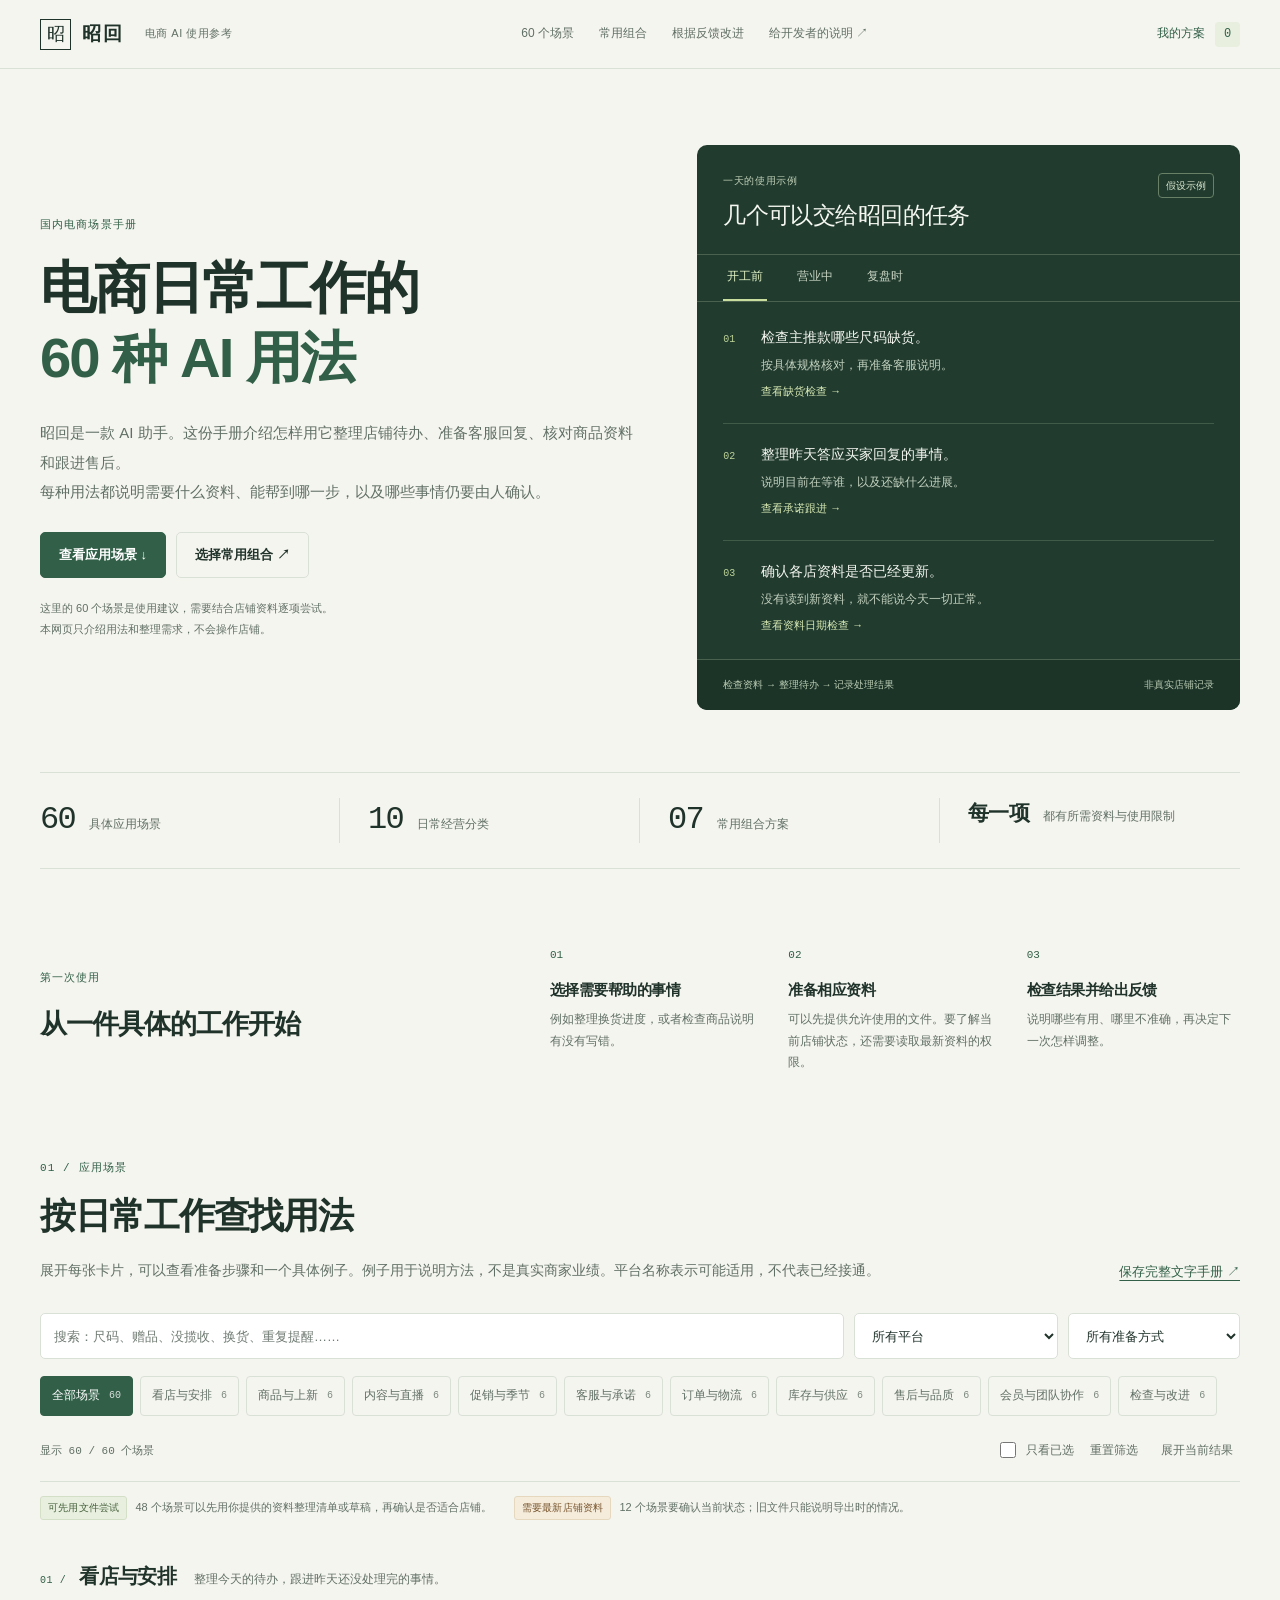
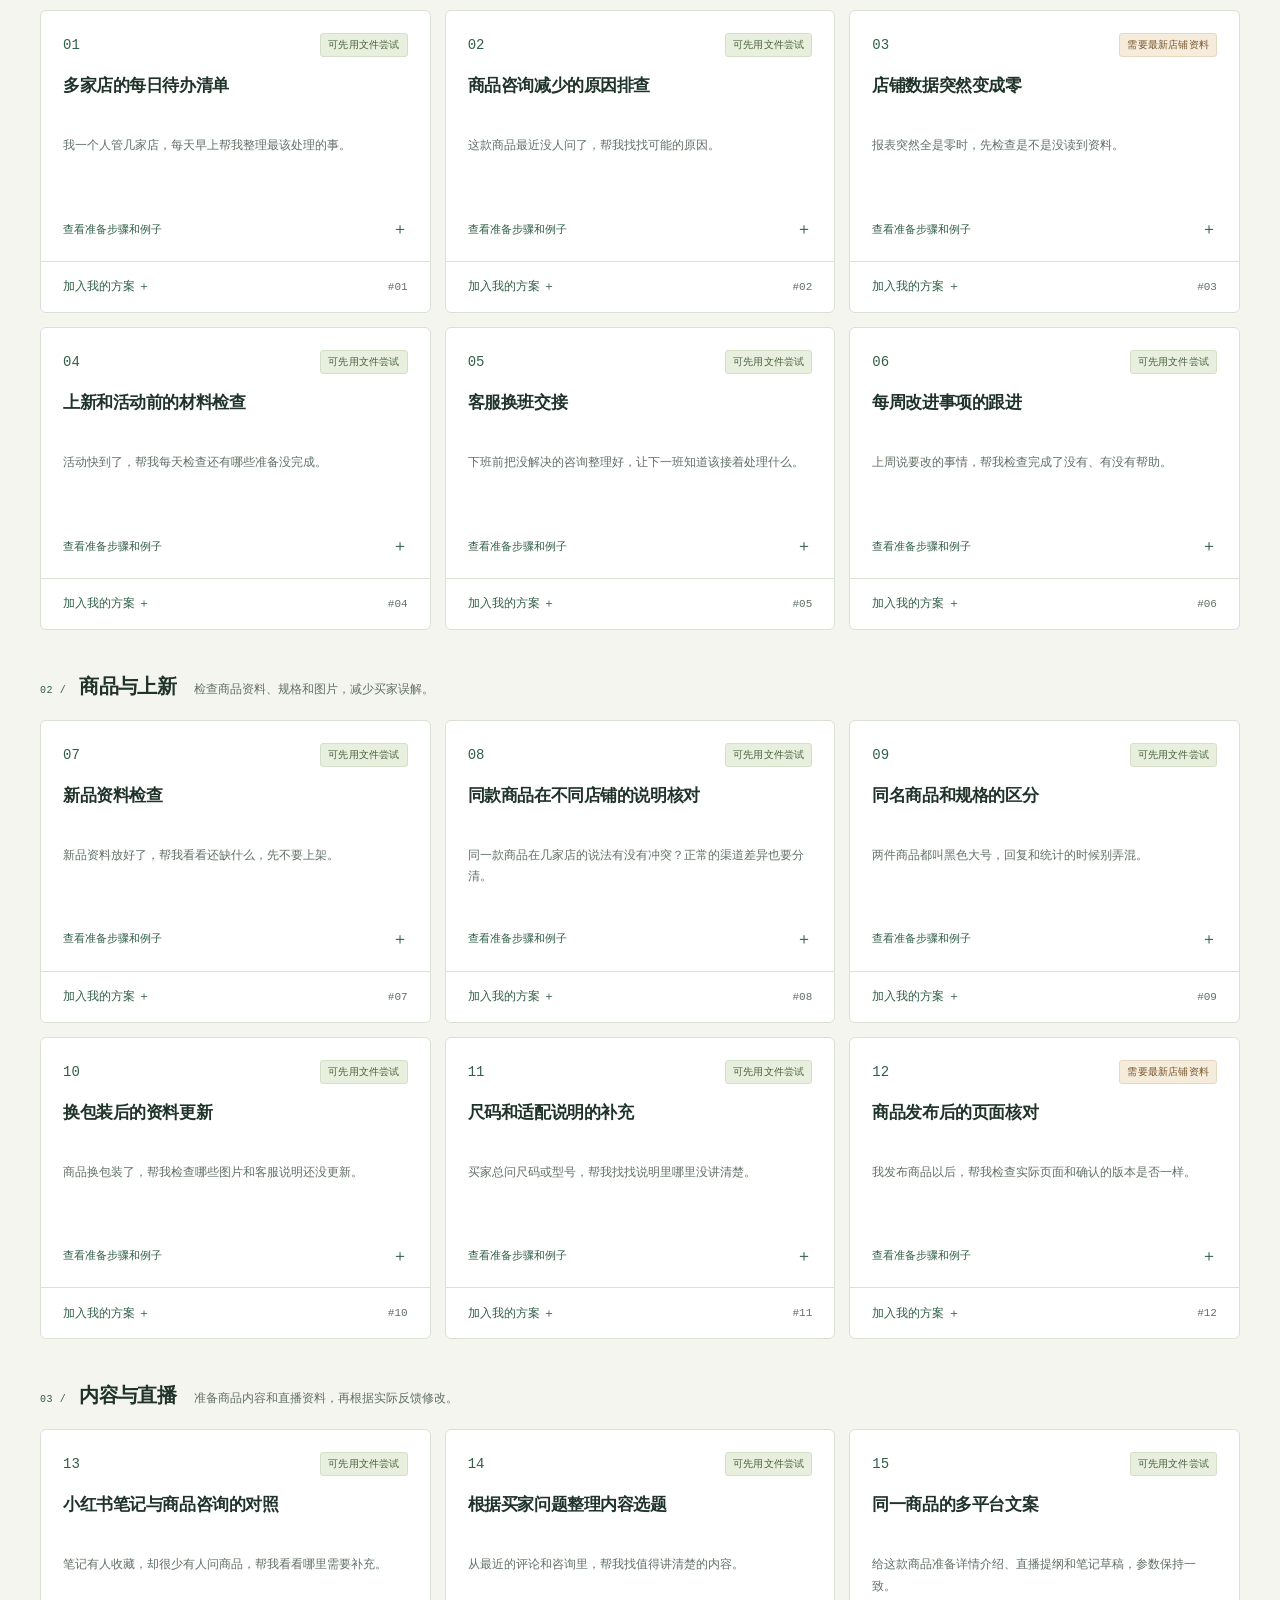
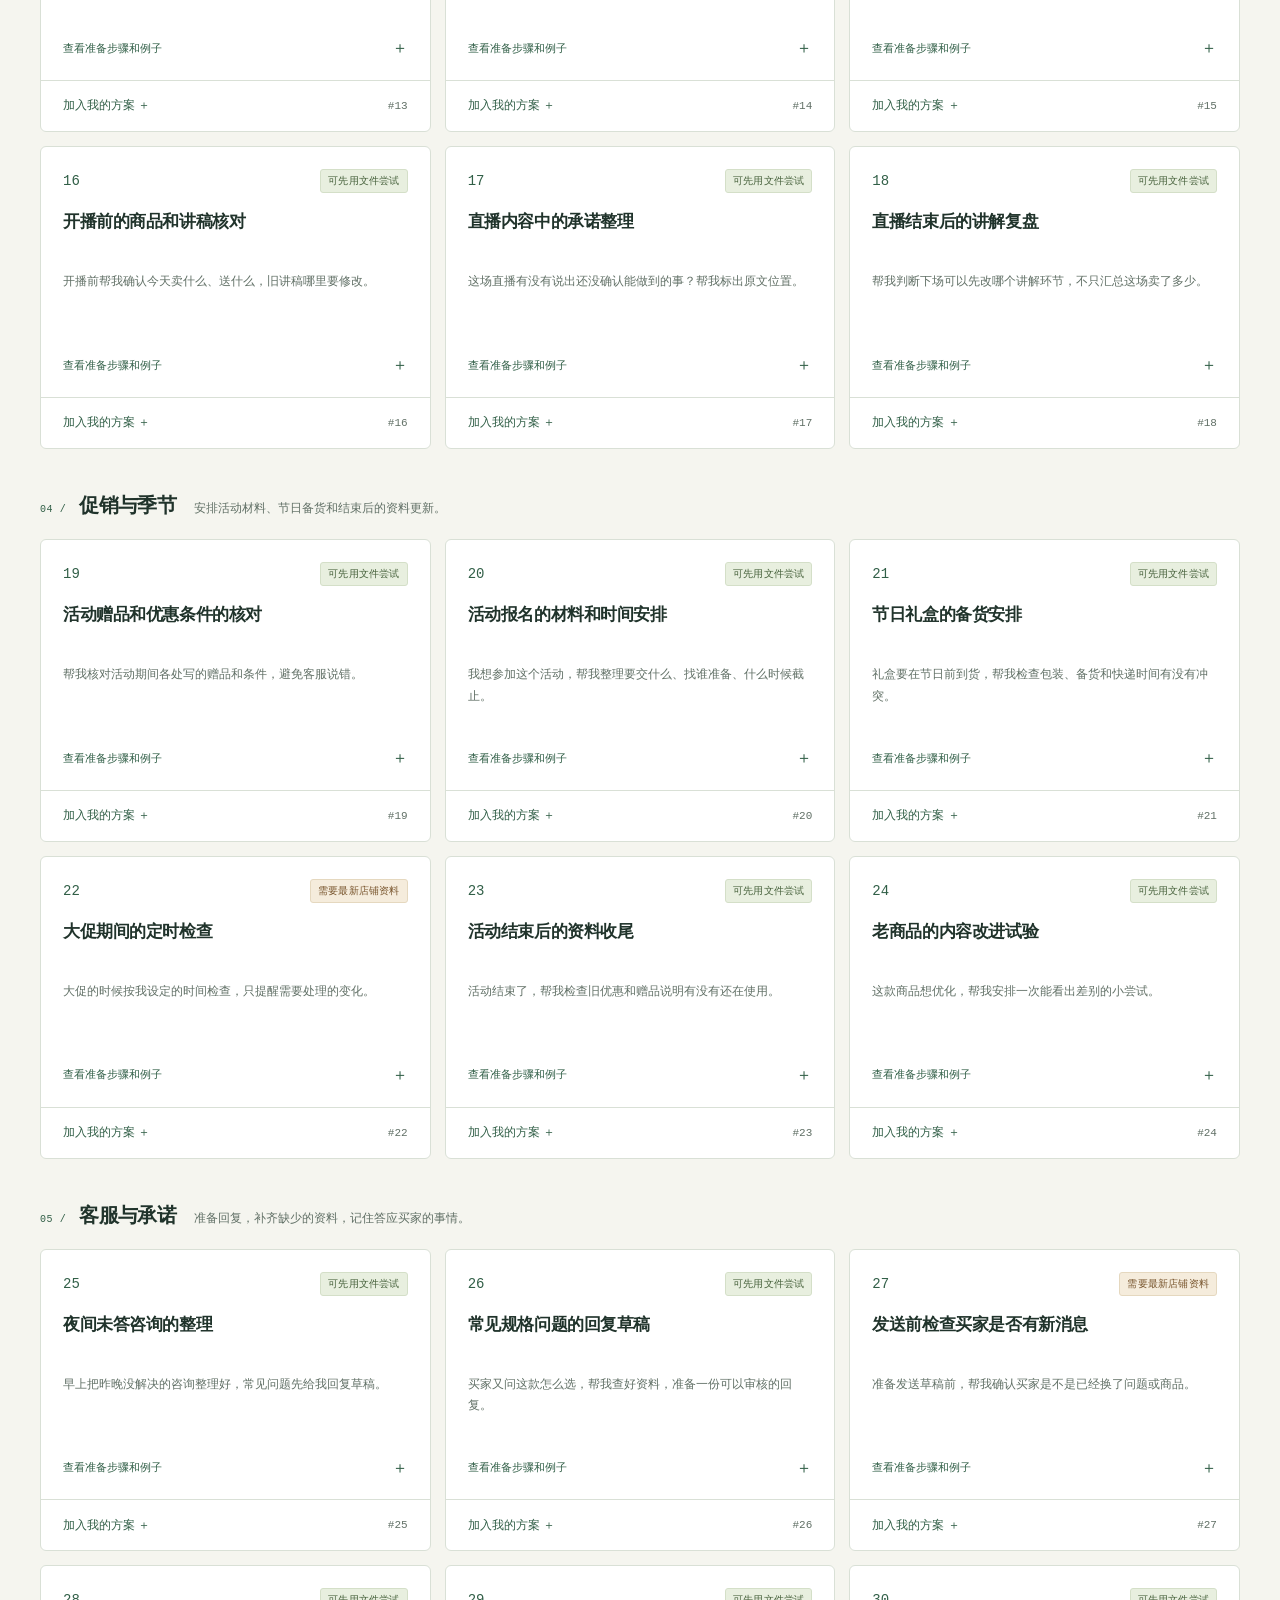
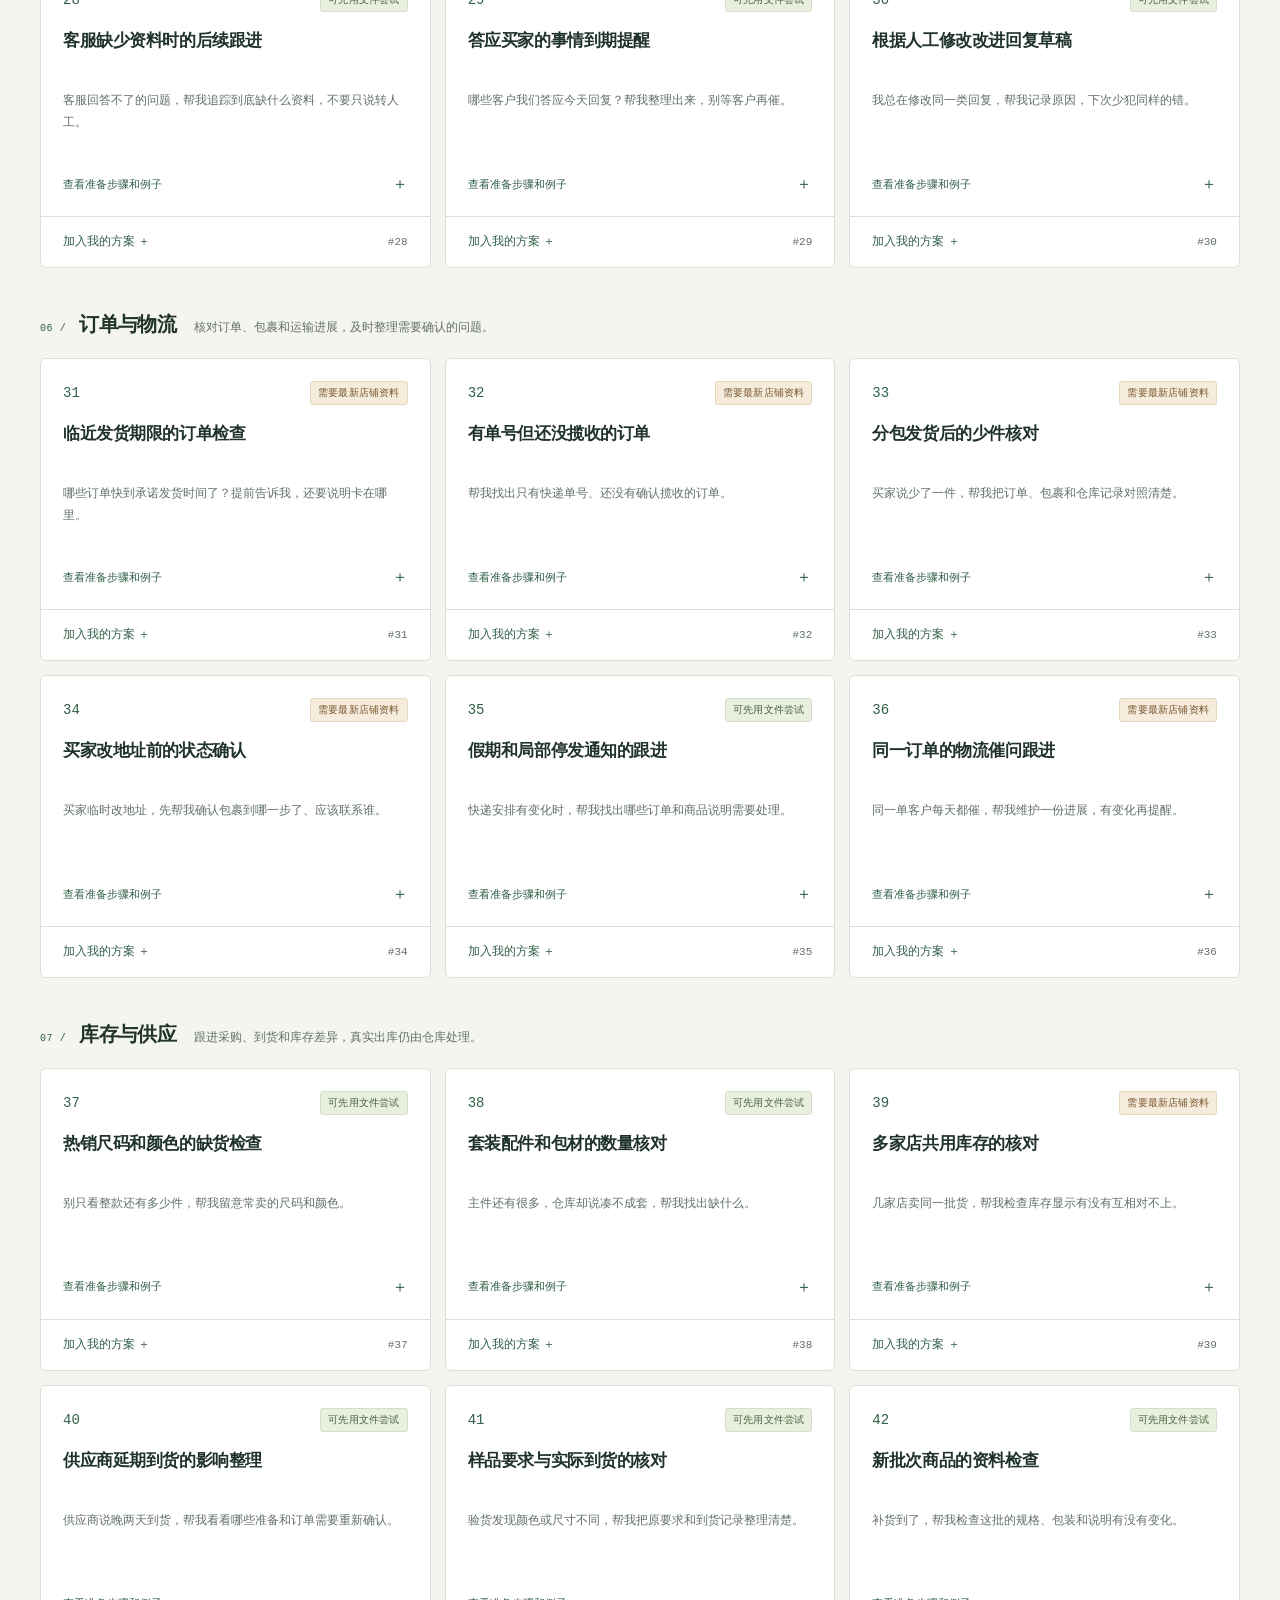
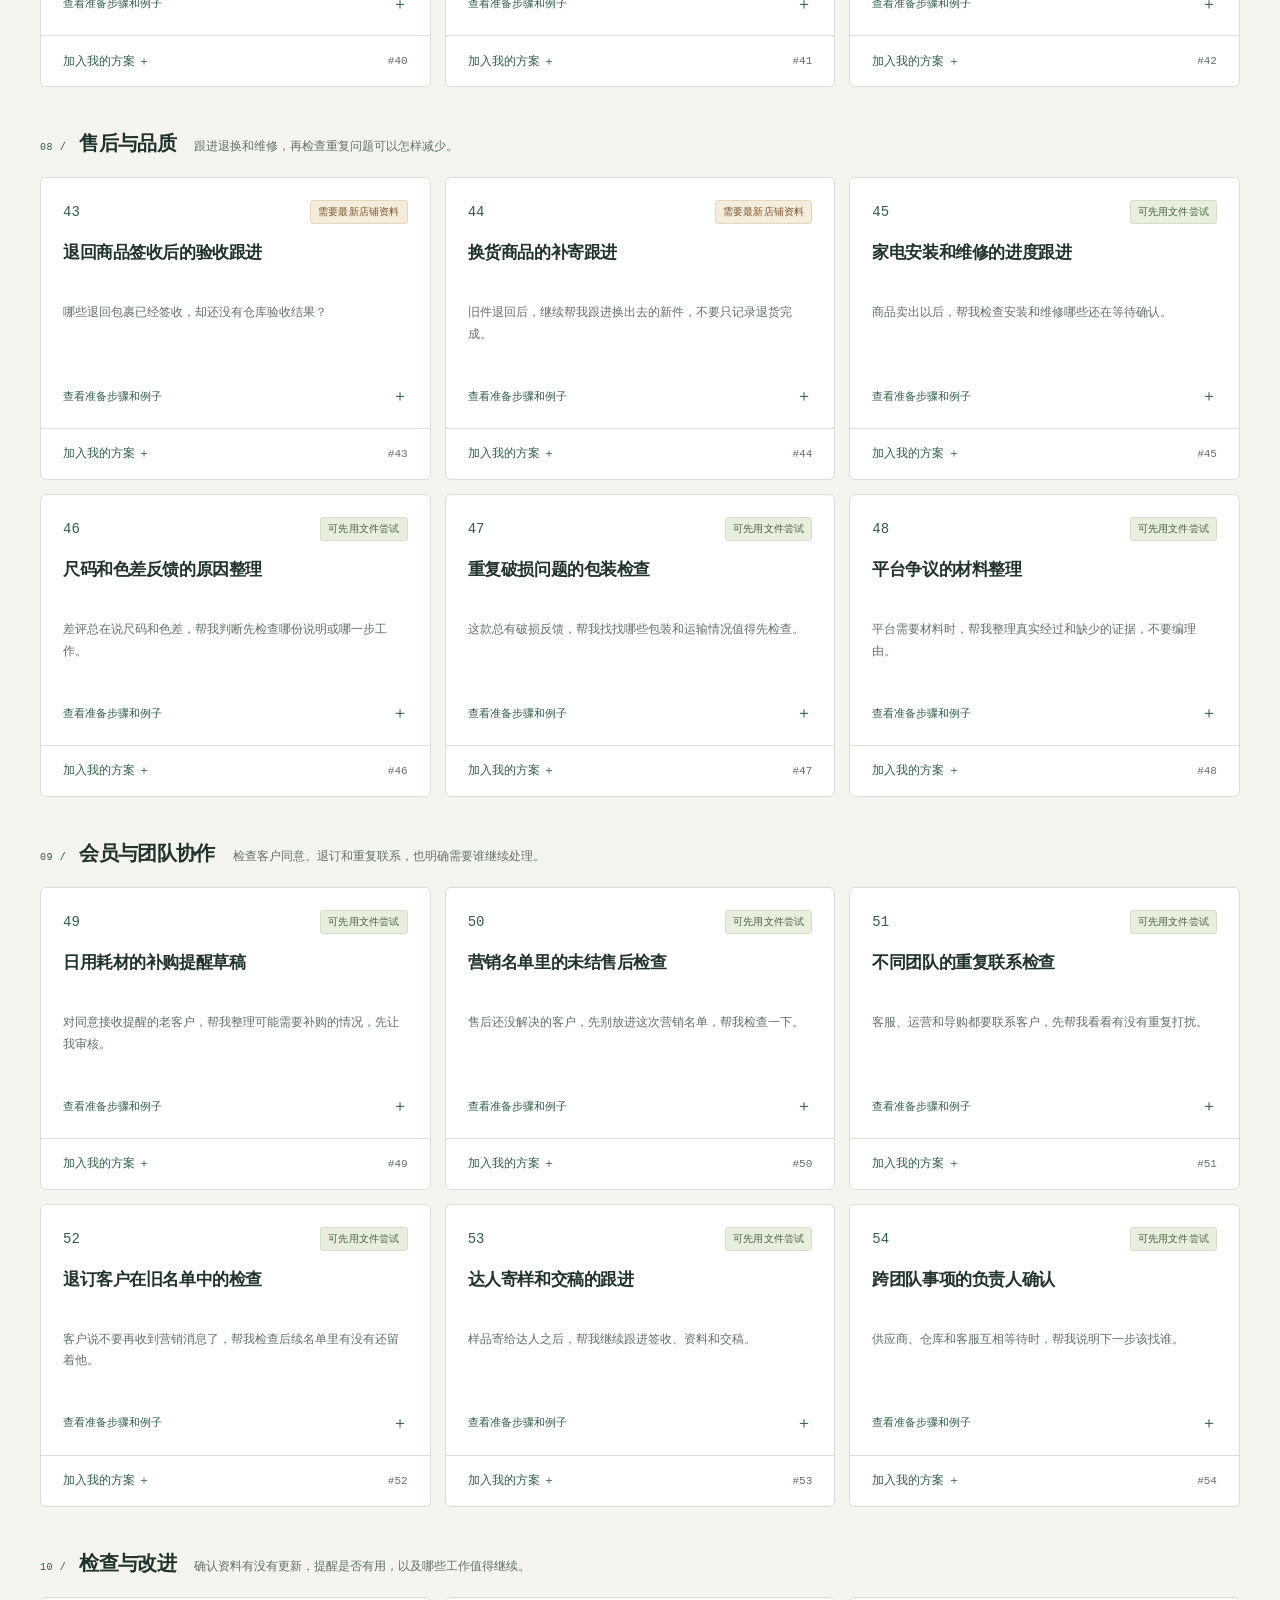
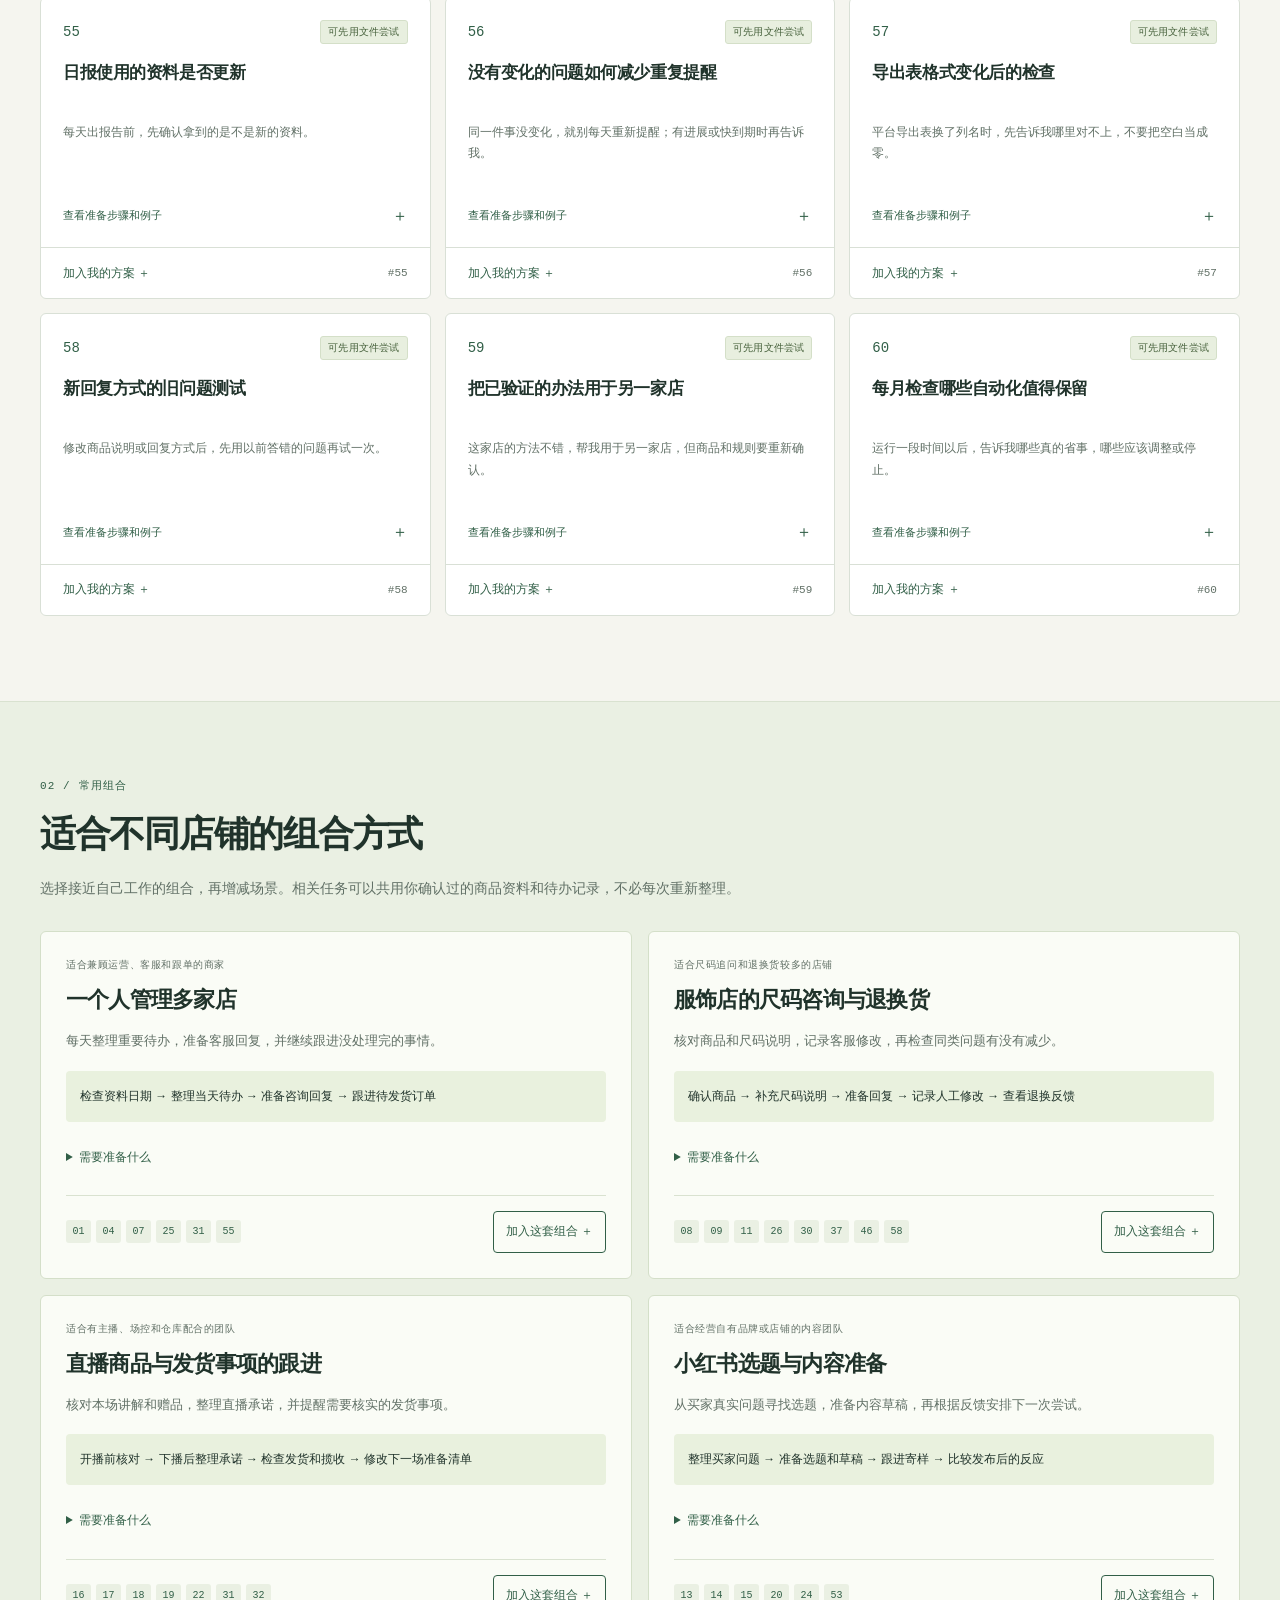
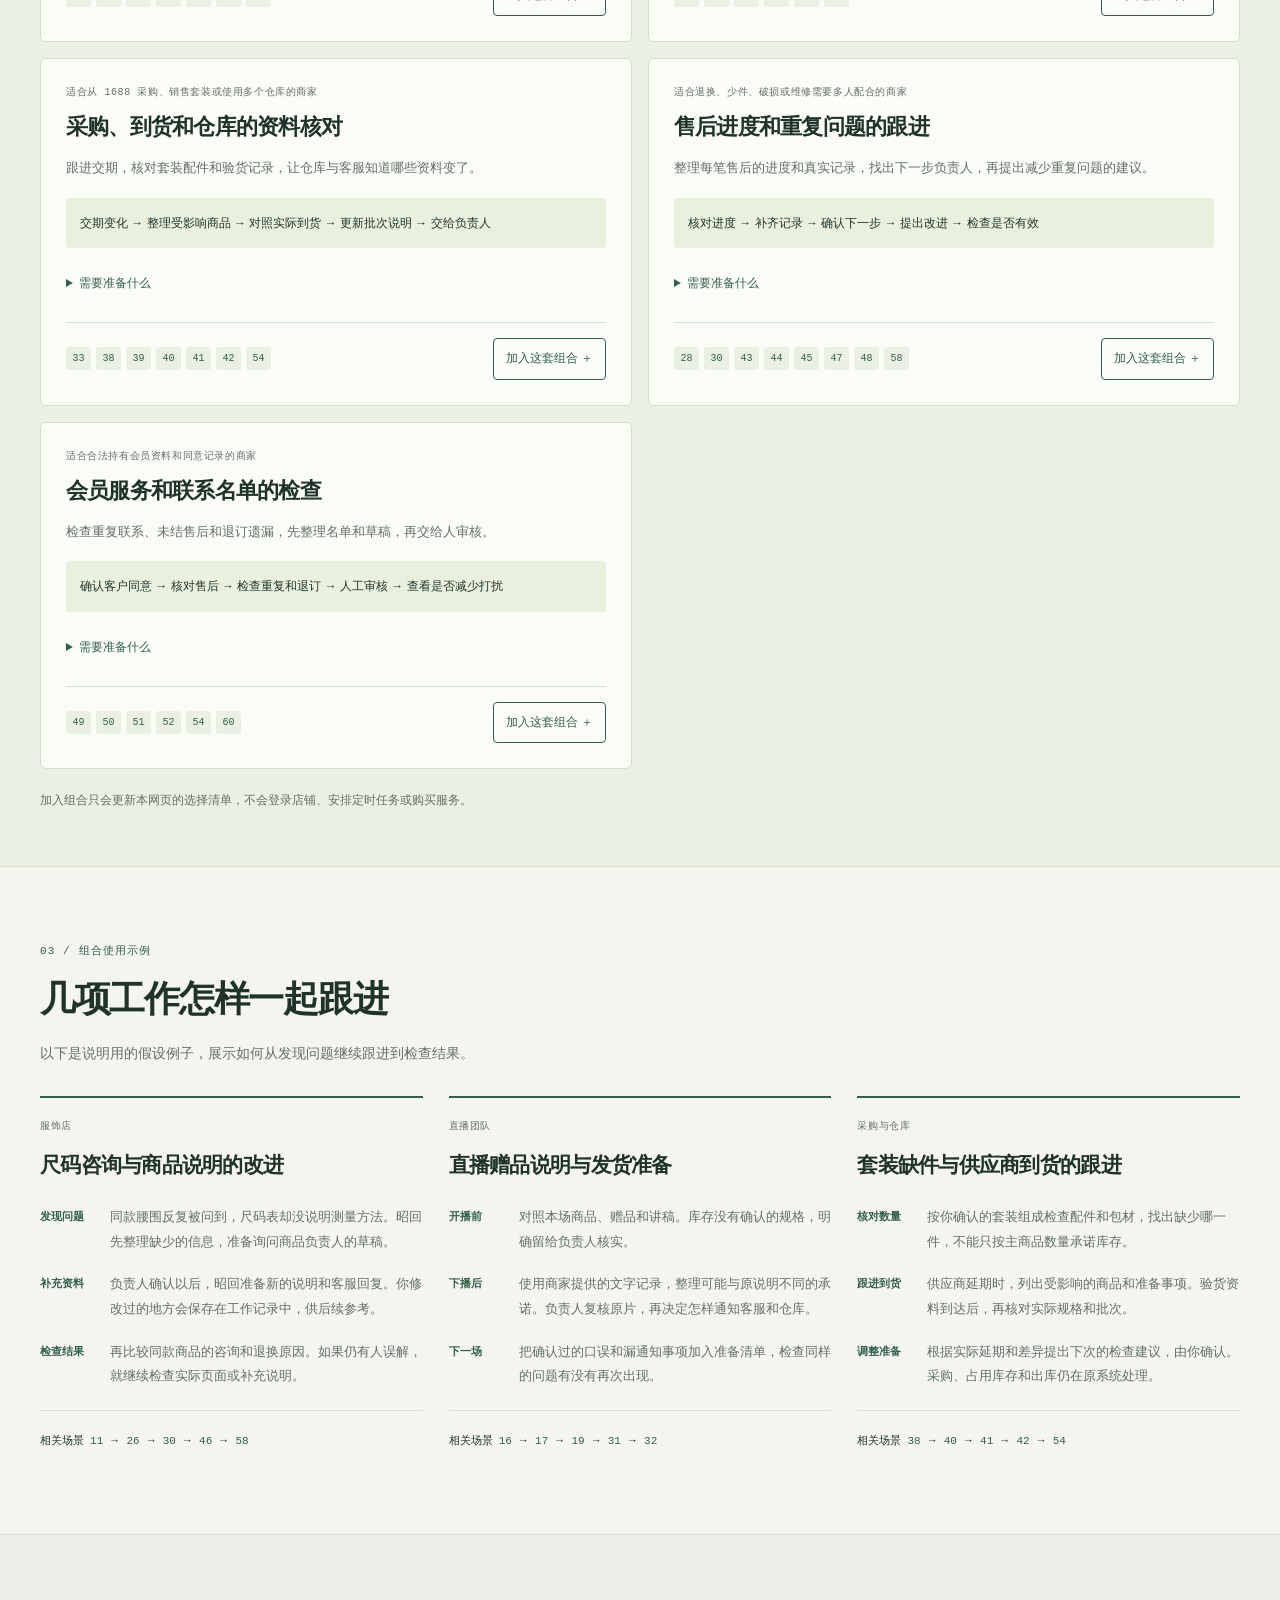
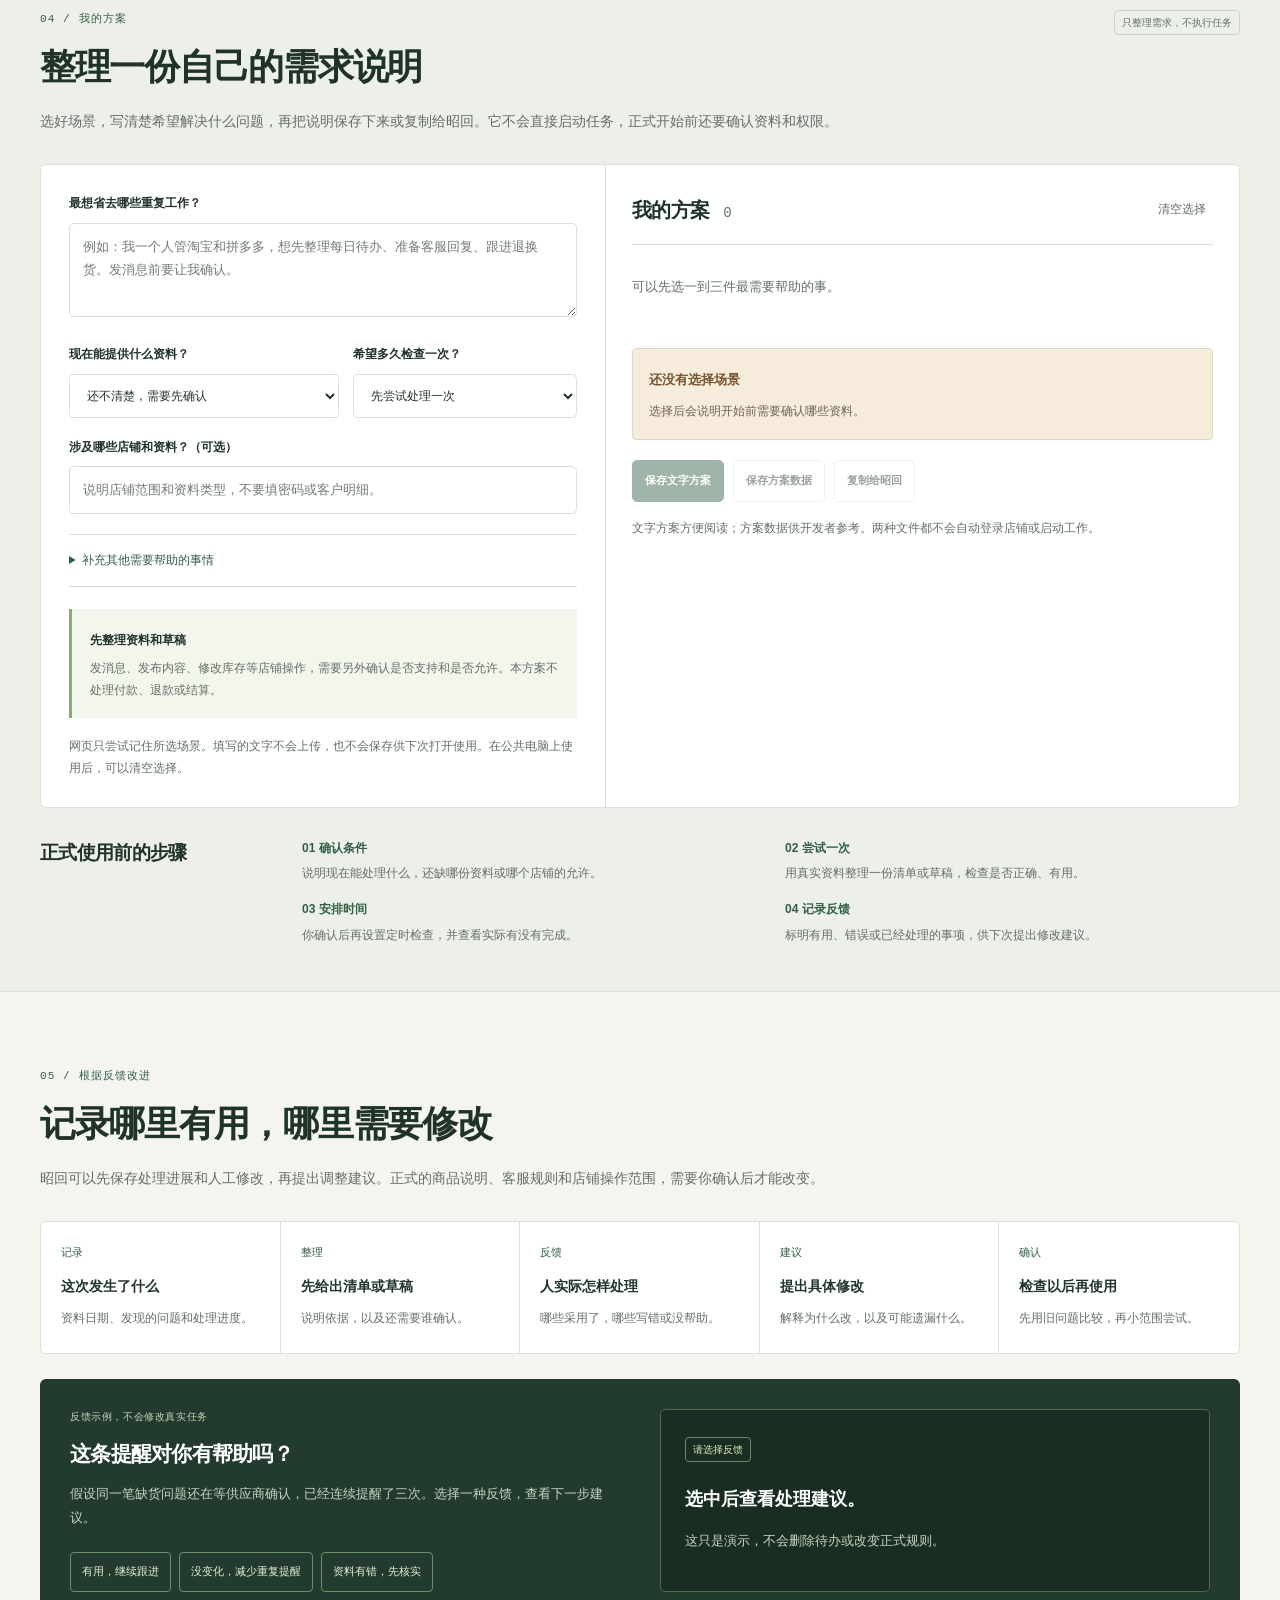
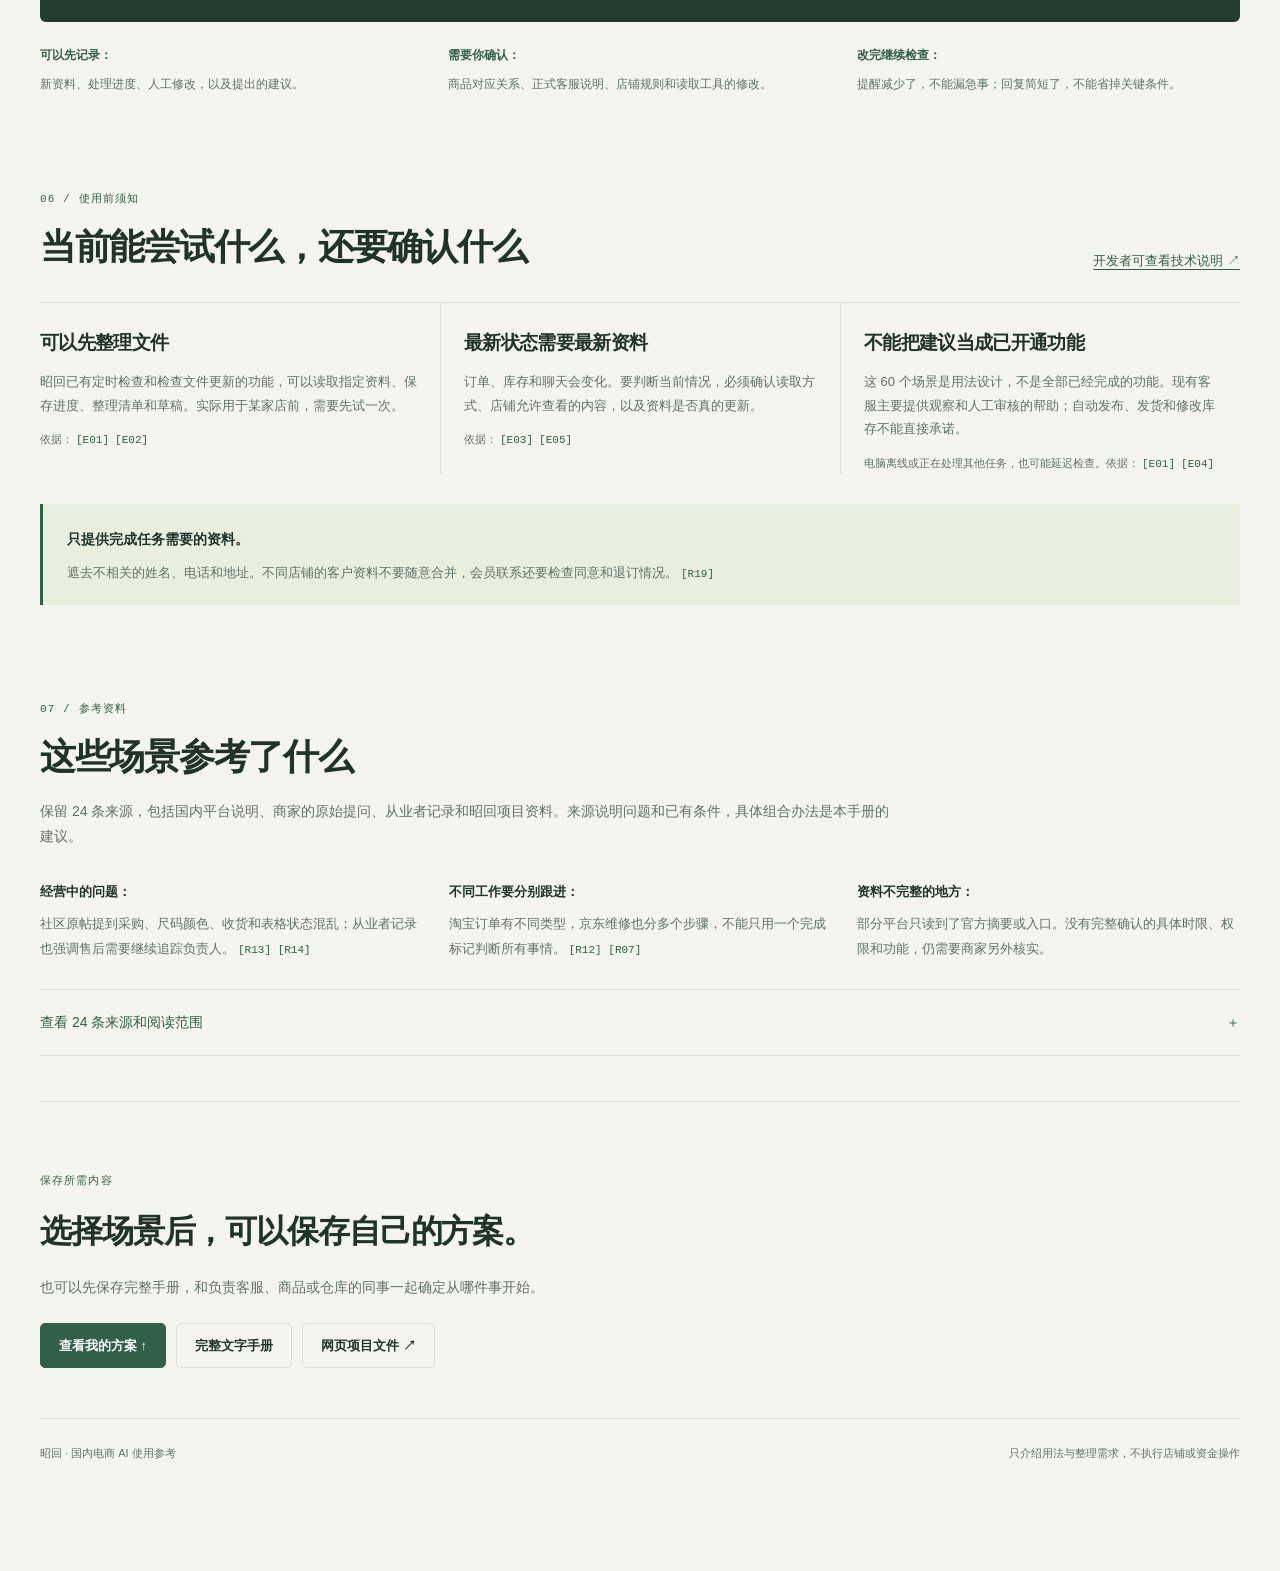
<file: guide.html>
<!doctype html>
<html lang="zh-CN">
<head>
<meta charset="utf-8"><meta name="viewport" content="width=device-width,initial-scale=1"><meta name="theme-color" content="#f5f5ef"><meta name="referrer" content="strict-origin-when-cross-origin">
<title>昭回 · 60 个国内电商 AI 应用场景</title><meta name="description" content="了解昭回可以怎样帮助整理店铺待办、准备客服回复、核对商品资料和跟进售后。选择需要的场景，保存自己的需求说明。"><meta property="og:title" content="昭回 · 电商日常工作的 60 种 AI 用法"><meta property="og:description" content="每种用法都说明要准备什么、能得到什么、哪些需要人工确认，以及怎样根据反馈改进。"><meta property="og:type" content="website"><link rel="icon" href="data:,"><link rel="stylesheet" href="./scene.css"><script src="./scene-app.js" type="module"></script>
</head>
<body id="top"><a class="skip-link" href="#main">跳到正文</a>
<header class="site-header"><div class="header-inner"><a class="brand" href="#top"><span class="brand-mark" aria-hidden="true">昭</span><strong>昭回</strong><span class="brand-sub">电商 AI 使用参考</span></a><nav aria-label="主要导航"><a href="#scenes">60 个场景</a><a href="#presets">常用组合</a><a href="#improve">根据反馈改进</a><a href="./architecture.html" class="appendix-link">给开发者的说明 ↗</a></nav><a class="header-plan" href="#compose">我的方案 <span id="header-count">0</span></a></div></header>
<main id="main">
<section class="hero wrapper"><div class="hero-copy"><p class="eyebrow">国内电商场景手册</p><h1>电商日常工作的<br><em>60 种 AI 用法</em></h1><p class="hero-lead">昭回是一款 AI 助手。这份手册介绍怎样用它整理店铺待办、准备客服回复、核对商品资料和跟进售后。<br>每种用法都说明需要什么资料、能帮到哪一步，以及哪些事情仍要由人确认。</p><div class="button-row"><a class="button primary" href="#scenes">查看应用场景 ↓</a><a class="button" href="#presets">选择常用组合 ↗</a></div><p class="hero-note">这里的 60 个场景是使用建议，需要结合店铺资料逐项尝试。<br>本网页只介绍用法和整理需求，不会操作店铺。</p></div>
<div class="daybook"><div class="daybook-head"><div><p class="micro">一天的使用示例</p><h2>几个可以交给昭回的任务</h2></div><span class="sample-label">假设示例</span></div><div class="day-tabs" role="tablist" aria-label="一天的示例"><button type="button" role="tab" id="day-tab-opening" aria-controls="day-opening" aria-selected="true">开工前</button><button type="button" role="tab" id="day-tab-trading" aria-controls="day-trading" aria-selected="false" tabindex="-1">营业中</button><button type="button" role="tab" id="day-tab-review" aria-controls="day-review" aria-selected="false" tabindex="-1">复盘时</button></div>
<div class="day-panel" id="day-opening" role="tabpanel" aria-labelledby="day-tab-opening"><div class="day-item"><span class="day-symbol">01</span><div><h3>检查主推款哪些尺码缺货。</h3><p>按具体规格核对，再准备客服说明。</p><a href="#scene-37">查看缺货检查 →</a></div></div><div class="day-item"><span class="day-symbol">02</span><div><h3>整理昨天答应买家回复的事情。</h3><p>说明目前在等谁，以及还缺什么进展。</p><a href="#scene-29">查看承诺跟进 →</a></div></div><div class="day-item"><span class="day-symbol">03</span><div><h3>确认各店资料是否已经更新。</h3><p>没有读到新资料，就不能说今天一切正常。</p><a href="#scene-55">查看资料日期检查 →</a></div></div></div>
<div class="day-panel" id="day-trading" role="tabpanel" aria-labelledby="day-tab-trading"><div class="day-item"><span class="day-symbol">01</span><div><h3>发送前检查买家有没有新消息。</h3><p>需要能读取最新聊天，否则交给客服确认。</p><a href="#scene-27">查看草稿检查 →</a></div></div><div class="day-item"><span class="day-symbol">02</span><div><h3>核对套装的配件和赠品数量。</h3><p>主件有货，也要确认整套能否配齐。</p><a href="#scene-38">查看套装核对 →</a></div></div><div class="day-item"><span class="day-symbol">03</span><div><h3>整理有单号但还没揽收的包裹。</h3><p>先向仓库或快递核实，再准备客户回复。</p><a href="#scene-32">查看物流检查 →</a></div></div></div>
<div class="day-panel" id="day-review" role="tabpanel" aria-labelledby="day-tab-review"><div class="day-item"><span class="day-symbol">01</span><div><h3>记录你反复修改的回复。</h3><p>整理原因，提出下一版写法供你审核。</p><a href="#scene-30">查看回复改进 →</a></div></div><div class="day-item"><span class="day-symbol">02</span><div><h3>检查新说明有没有减少尺码追问。</h3><p>比较同款商品在相近条件下的咨询。</p><a href="#scene-46">查看售后反馈 →</a></div></div><div class="day-item"><span class="day-symbol">03</span><div><h3>整理值得保留或减少的提醒。</h3><p>说明理由，由你决定是否调整。</p><a href="#scene-60">查看每月效果检查 →</a></div></div></div>
<div class="daybook-foot"><span>检查资料 → 整理待办 → 记录处理结果</span><span>非真实店铺记录</span></div></div></section>
<div class="wrapper facts-strip"><div><strong>60</strong><span>具体应用场景</span></div><div><strong>10</strong><span>日常经营分类</span></div><div><strong>07</strong><span>常用组合方案</span></div><div><strong>每一项</strong><span>都有所需资料与使用限制</span></div></div>
<section class="wrapper intro-section" aria-labelledby="intro-title"><div><p class="eyebrow">第一次使用</p><h2 id="intro-title">从一件具体的工作开始</h2></div><div class="three-steps"><div><span>01</span><h3>选择需要帮助的事情</h3><p>例如整理换货进度，或者检查商品说明有没有写错。</p></div><div><span>02</span><h3>准备相应资料</h3><p>可以先提供允许使用的文件。要了解当前店铺状态，还需要读取最新资料的权限。</p></div><div><span>03</span><h3>检查结果并给出反馈</h3><p>说明哪些有用、哪里不准确，再决定下一次怎样调整。</p></div></div></section>
<section class="wrapper section" id="scenes"><div class="section-heading"><div><p class="eyebrow">01 / 应用场景</p><h2>按日常工作查找用法</h2><p>展开每张卡片，可以查看准备步骤和一个具体例子。例子用于说明方法，不是真实商家业绩。平台名称表示可能适用，不代表已经接通。</p></div><a class="text-link" href="./scenarios.md" download>保存完整文字手册 ↗</a></div>
<div class="library-tools"><label class="search-label"><span class="visually-hidden">搜索场景</span><input id="scene-search" type="search" placeholder="搜索：尺码、赠品、没揽收、换货、重复提醒……" autocomplete="off"></label><label><span class="visually-hidden">选择平台</span><select id="platform-filter"><option value="all">所有平台</option><option value="淘宝天猫">淘宝天猫</option><option value="拼多多">拼多多</option><option value="抖店">抖店</option><option value="小红书">小红书</option><option value="京东">京东</option><option value="快手">快手</option><option value="微信小店">微信小店</option><option value="1688采购">1688采购</option></select></label><label><span class="visually-hidden">选择资料准备方式</span><select id="mode-filter"><option value="all">所有准备方式</option><option value="file">可先用文件尝试</option><option value="read">需要最新店铺资料</option></select></label></div><div class="category-filters" role="group" aria-label="经营分类"><button class="category-filter active" data-category="all" type="button" aria-pressed="true">全部场景 <span>60</span></button><button class="category-filter" data-category="store" type="button" aria-pressed="false">看店与安排 <span>6</span></button><button class="category-filter" data-category="product" type="button" aria-pressed="false">商品与上新 <span>6</span></button><button class="category-filter" data-category="content" type="button" aria-pressed="false">内容与直播 <span>6</span></button><button class="category-filter" data-category="campaign" type="button" aria-pressed="false">促销与季节 <span>6</span></button><button class="category-filter" data-category="service" type="button" aria-pressed="false">客服与承诺 <span>6</span></button><button class="category-filter" data-category="delivery" type="button" aria-pressed="false">订单与物流 <span>6</span></button><button class="category-filter" data-category="supply" type="button" aria-pressed="false">库存与供应 <span>6</span></button><button class="category-filter" data-category="aftersales" type="button" aria-pressed="false">售后与品质 <span>6</span></button><button class="category-filter" data-category="relationships" type="button" aria-pressed="false">会员与团队协作 <span>6</span></button><button class="category-filter" data-category="iteration" type="button" aria-pressed="false">检查与改进 <span>6</span></button></div><div class="library-status"><p id="scene-count" aria-live="polite">显示 60 / 60 个场景</p><div><label class="selected-toggle"><input id="selected-only" type="checkbox"> 只看已选</label><button id="clear-filters" type="button" class="quiet-button">重置筛选</button><button id="toggle-details" type="button" class="quiet-button" aria-pressed="false">展开当前结果</button></div></div><div class="mode-guide"><p><span class="mode mode-file">可先用文件尝试</span> 48 个场景可以先用你提供的资料整理清单或草稿，再确认是否适合店铺。</p><p><span class="mode mode-read">需要最新店铺资料</span> 12 个场景要确认当前状态；旧文件只能说明导出时的情况。</p></div>
<div id="scene-library"><section class="scene-group" id="group-store" data-group="store"><div class="group-heading"><span class="micro">01 /</span><h3>看店与安排</h3><p>整理今天的待办，跟进昨天还没处理完的事情。</p></div><div class="scene-grid"><article class="scene-card" data-scene-id="1" data-category="store" data-mode="file" data-platforms="淘宝天猫|拼多多|抖店|微信小店">
<details id="scene-01"><summary><div class="scene-meta"><span class="scene-number">01</span><span class="mode mode-file">可先用文件尝试</span></div><h3>多家店的每日待办清单</h3><p class="scene-ask">我一个人管几家店，每天早上帮我整理最该处理的事。</p><span class="scene-open-hint">查看准备步骤和例子 <b aria-hidden="true">＋</b></span></summary>
<div class="scene-body"><p class="platform-note">可能适用的平台：淘宝天猫 / 拼多多 / 抖店 / 微信小店。使用前仍要确认店铺允许读取哪些资料。</p><div class="scene-field field-moment"><h4>遇到的情况</h4><p>早上要轮流查看订单、客服和库存，事情不少，却不知道先处理哪一件。</p></div><div class="scene-field field-inputs"><h4>需要准备的资料</h4><p>各店的订单和咨询摘要、库存表、昨天没处理完的事情，以及负责人名单。提供文件前，遮去不需要的客户个人信息。</p></div><div class="scene-field field-watch"><h4>怎样发现问题</h4><p>每天在约定时间检查资料是否更新，再和昨天的清单比较，按照你确认的轻重缓急排序。</p></div><div class="scene-field field-act"><h4>昭回可以帮什么</h4><p>整理优先事项，说明为什么需要处理、应该找谁，以及还缺什么资料。同一件事继续使用原来的记录。</p></div><div class="scene-field field-deliver"><h4>具体例子</h4><p>例如：先确认今天必须发出的订单，再补齐主推款的规格说明。有一家店资料没更新，会单独提醒。</p></div><div class="scene-field field-learn"><h4>怎样根据反馈改进</h4><p>记下哪些提醒有用、哪些顺序不合适。每周给出调整建议，经你确认后用于后续清单。</p></div><div class="scene-field field-human"><h4>需要你确认的事情</h4><p>你决定由谁处理。这份清单保存在昭回的工作文件中，不代表已经通知同事或在其他系统里派单。</p></div><div class="scene-field field-metric"><h4>怎样判断有没有帮助</h4><p>检查是否漏掉急事、是否重复提醒，以及你实际采用了哪些建议。</p></div><div class="scene-evidence">参考资料 <a class="evidence-link" href="#evidence-R13">[R13]</a> <a class="evidence-link" href="#evidence-R14">[R14]</a> <a class="evidence-link" href="#evidence-E01">[E01]</a> <a class="evidence-link" href="#evidence-E05">[E05]</a></div></div></details>
<div class="scene-actions"><button type="button" class="add-scene" data-add="1" aria-pressed="false" aria-label="加入场景 01：多家店的每日待办清单">加入我的方案 <span aria-hidden="true">＋</span></button><a href="#scene-01" aria-label="查看场景 01">#01</a></div></article>
<article class="scene-card" data-scene-id="2" data-category="store" data-mode="file" data-platforms="淘宝天猫|抖店|拼多多|小红书">
<details id="scene-02"><summary><div class="scene-meta"><span class="scene-number">02</span><span class="mode mode-file">可先用文件尝试</span></div><h3>商品咨询减少的原因排查</h3><p class="scene-ask">这款商品最近没人问了，帮我找找可能的原因。</p><span class="scene-open-hint">查看准备步骤和例子 <b aria-hidden="true">＋</b></span></summary>
<div class="scene-body"><p class="platform-note">可能适用的平台：淘宝天猫 / 抖店 / 拼多多 / 小红书。使用前仍要确认店铺允许读取哪些资料。</p><div class="scene-field field-moment"><h4>遇到的情况</h4><p>咨询变少后，运营准备马上改标题或降价，但原因也可能是某个规格缺货，或者报表没有更新。</p></div><div class="scene-field field-inputs"><h4>需要准备的资料</h4><p>同一商品每天的访问、咨询、可售规格、活动安排和修改记录。只提供账号有权查看的资料。</p></div><div class="scene-field field-watch"><h4>怎样发现问题</h4><p>先确认数据是否齐全，再比较相同时间段的访问、咨询和商品状态。</p></div><div class="scene-field field-act"><h4>昭回可以帮什么</h4><p>列出需要逐项检查的原因，分别说明已经确认了什么，还有什么只是猜测。</p></div><div class="scene-field field-deliver"><h4>具体例子</h4><p>例如：咨询变少的同时，M 码也缺货了。先核实缺货影响，不直接说成平台限制了流量。</p></div><div class="scene-field field-learn"><h4>怎样根据反馈改进</h4><p>记录最后确认的原因。下次出现类似问题，先检查这家店过去容易出错的地方。</p></div><div class="scene-field field-human"><h4>需要你确认的事情</h4><p>不自动改价、改标题或买流量。资料太少时，只列出待检查的问题。</p></div><div class="scene-field field-metric"><h4>怎样判断有没有帮助</h4><p>记录查明原因用了多久，以及有没有把猜测当成确定结论。</p></div><div class="scene-evidence">参考资料 <a class="evidence-link" href="#evidence-R03">[R03]</a> <a class="evidence-link" href="#evidence-R04">[R04]</a> <a class="evidence-link" href="#evidence-E01">[E01]</a></div></div></details>
<div class="scene-actions"><button type="button" class="add-scene" data-add="2" aria-pressed="false" aria-label="加入场景 02：商品咨询减少的原因排查">加入我的方案 <span aria-hidden="true">＋</span></button><a href="#scene-02" aria-label="查看场景 02">#02</a></div></article>
<article class="scene-card" data-scene-id="3" data-category="store" data-mode="read" data-platforms="淘宝天猫|拼多多|抖店|京东">
<details id="scene-03"><summary><div class="scene-meta"><span class="scene-number">03</span><span class="mode mode-read">需要最新店铺资料</span></div><h3>店铺数据突然变成零</h3><p class="scene-ask">报表突然全是零时，先检查是不是没读到资料。</p><span class="scene-open-hint">查看准备步骤和例子 <b aria-hidden="true">＋</b></span></summary>
<div class="scene-body"><p class="platform-note">可能适用的平台：淘宝天猫 / 拼多多 / 抖店 / 京东。使用前仍要确认店铺允许读取哪些资料。</p><div class="scene-field field-moment"><h4>遇到的情况</h4><p>店铺昨天还有订单，今天报表却全是零。如果资料读取失败，按零订单调整经营就会误判。</p></div><div class="scene-field field-inputs"><h4>需要准备的资料</h4><p>最近一次读到资料的时间、这次读取的结果，以及几笔可以人工核对的订单。需要店铺允许读取，或提供最新导出文件。</p></div><div class="scene-field field-watch"><h4>怎样发现问题</h4><p>按约定时间检查是否读到了最新资料，再用已知订单核对结果。只能检查已经允许访问的来源。</p></div><div class="scene-field field-act"><h4>昭回可以帮什么</h4><p>说明哪些数据还不能确认，保留上次可信资料的日期，并列出需要补交或重新读取的内容。</p></div><div class="scene-field field-deliver"><h4>具体例子</h4><p>例如：今天的订单资料没有更新，暂时不能判断今天有多少单。需要重新登录确认或补交文件。</p></div><div class="scene-field field-learn"><h4>怎样根据反馈改进</h4><p>分别记录真实没有订单、店铺停业和资料读取失败的情况，提出更准确的判断办法。</p></div><div class="scene-field field-human"><h4>需要你确认的事情</h4><p>需要重新登录或授权时由你处理。不会绕过登录，也不会把旧资料说成今天的情况。</p></div><div class="scene-field field-metric"><h4>怎样判断有没有帮助</h4><p>检查有没有把读取失败误报成生意下滑，以及恢复后是否补齐了缺少的资料。</p></div><div class="scene-evidence">参考资料 <a class="evidence-link" href="#evidence-R10">[R10]</a> <a class="evidence-link" href="#evidence-E03">[E03]</a> <a class="evidence-link" href="#evidence-E05">[E05]</a></div></div></details>
<div class="scene-actions"><button type="button" class="add-scene" data-add="3" aria-pressed="false" aria-label="加入场景 03：店铺数据突然变成零">加入我的方案 <span aria-hidden="true">＋</span></button><a href="#scene-03" aria-label="查看场景 03">#03</a></div></article>
<article class="scene-card" data-scene-id="4" data-category="store" data-mode="file" data-platforms="淘宝天猫|抖店|京东|小红书">
<details id="scene-04"><summary><div class="scene-meta"><span class="scene-number">04</span><span class="mode mode-file">可先用文件尝试</span></div><h3>上新和活动前的材料检查</h3><p class="scene-ask">活动快到了，帮我每天检查还有哪些准备没完成。</p><span class="scene-open-hint">查看准备步骤和例子 <b aria-hidden="true">＋</b></span></summary>
<div class="scene-body"><p class="platform-note">可能适用的平台：淘宝天猫 / 抖店 / 京东 / 小红书。使用前仍要确认店铺允许读取哪些资料。</p><div class="scene-field field-moment"><h4>遇到的情况</h4><p>商品图已经做好，规格表、赠品说明或仓库确认却还没有到，容易在提交前才发现遗漏。</p></div><div class="scene-field field-inputs"><h4>需要准备的资料</h4><p>本次活动的要求和截止时间、商品清单、资料文件夹，以及各项准备的负责人。</p></div><div class="scene-field field-watch"><h4>怎样发现问题</h4><p>每天或文件更新后对照清单，检查缺少的材料、过期版本和还没确认的事项。</p></div><div class="scene-field field-act"><h4>昭回可以帮什么</h4><p>列出哪款商品缺什么、需要谁补充，以及会影响哪一步准备。</p></div><div class="scene-field field-deliver"><h4>具体例子</h4><p>例如：3 款商品中有 1 款缺新版规格，赠品范围也没确认。这两项需要在提交前补齐。</p></div><div class="scene-field field-learn"><h4>怎样根据反馈改进</h4><p>活动后记录临时补过什么材料。下次准备时，建议提前检查这些项目，由你确认是否保留。</p></div><div class="scene-field field-human"><h4>需要你确认的事情</h4><p>品牌证明、商品资质和活动提交由负责人确认，不会自动报名。</p></div><div class="scene-field field-metric"><h4>怎样判断有没有帮助</h4><p>记录漏了哪些材料、临近截止时返工多少次，以及有没有交错版本。</p></div><div class="scene-evidence">参考资料 <a class="evidence-link" href="#evidence-R03">[R03]</a> <a class="evidence-link" href="#evidence-R14">[R14]</a> <a class="evidence-link" href="#evidence-E02">[E02]</a></div></div></details>
<div class="scene-actions"><button type="button" class="add-scene" data-add="4" aria-pressed="false" aria-label="加入场景 04：上新和活动前的材料检查">加入我的方案 <span aria-hidden="true">＋</span></button><a href="#scene-04" aria-label="查看场景 04">#04</a></div></article>
<article class="scene-card" data-scene-id="5" data-category="store" data-mode="file" data-platforms="拼多多|淘宝天猫|抖店|快手">
<details id="scene-05"><summary><div class="scene-meta"><span class="scene-number">05</span><span class="mode mode-file">可先用文件尝试</span></div><h3>客服换班交接</h3><p class="scene-ask">下班前把没解决的咨询整理好，让下一班知道该接着处理什么。</p><span class="scene-open-hint">查看准备步骤和例子 <b aria-hidden="true">＋</b></span></summary>
<div class="scene-body"><p class="platform-note">可能适用的平台：拼多多 / 淘宝天猫 / 抖店 / 快手。使用前仍要确认店铺允许读取哪些资料。</p><div class="scene-field field-moment"><h4>遇到的情况</h4><p>白班答应询问仓库，晚班却只看到买家在催，又让买家重新解释或提供照片。</p></div><div class="scene-field field-inputs"><h4>需要准备的资料</h4><p>允许使用的聊天摘要、未完成的售后记录、已经作出的承诺，以及接班人员。遮去无关个人信息。</p></div><div class="scene-field field-watch"><h4>怎样发现问题</h4><p>交班前比较本班记录和上一班留下的事情，检查谁还在等待答复、资料是否已经收到。</p></div><div class="scene-field field-act"><h4>昭回可以帮什么</h4><p>为每件未解决的咨询整理交接说明，包括买家要求、已确认情况、缺少的信息和下一步。</p></div><div class="scene-field field-deliver"><h4>具体例子</h4><p>例如：买家已经提供少件照片，仓库还没核实。下一班应联系仓库，不必再次索要照片。</p></div><div class="scene-field field-learn"><h4>怎样根据反馈改进</h4><p>记录下一班还需要追问什么，据此修改交接说明，让必要的信息更完整。</p></div><div class="scene-field field-human"><h4>需要你确认的事情</h4><p>先提供文件版交接。没有店铺聊天权限时，不能自动读取所有消息，也不会替客服发送回复。</p></div><div class="scene-field field-metric"><h4>怎样判断有没有帮助</h4><p>检查是否重复索要材料、遗漏承诺，或者把同一问题登记了多次。</p></div><div class="scene-evidence">参考资料 <a class="evidence-link" href="#evidence-R05">[R05]</a> <a class="evidence-link" href="#evidence-R14">[R14]</a> <a class="evidence-link" href="#evidence-R15">[R15]</a> <a class="evidence-link" href="#evidence-E04">[E04]</a></div></div></details>
<div class="scene-actions"><button type="button" class="add-scene" data-add="5" aria-pressed="false" aria-label="加入场景 05：客服换班交接">加入我的方案 <span aria-hidden="true">＋</span></button><a href="#scene-05" aria-label="查看场景 05">#05</a></div></article>
<article class="scene-card" data-scene-id="6" data-category="store" data-mode="file" data-platforms="淘宝天猫|拼多多|抖店|小红书|京东|快手|微信小店">
<details id="scene-06"><summary><div class="scene-meta"><span class="scene-number">06</span><span class="mode mode-file">可先用文件尝试</span></div><h3>每周改进事项的跟进</h3><p class="scene-ask">上周说要改的事情，帮我检查完成了没有、有没有帮助。</p><span class="scene-open-hint">查看准备步骤和例子 <b aria-hidden="true">＋</b></span></summary>
<div class="scene-body"><p class="platform-note">可能适用的平台：淘宝天猫 / 拼多多 / 抖店 / 小红书 / 京东 / 快手 / 微信小店。使用前仍要确认店铺允许读取哪些资料。</p><div class="scene-field field-moment"><h4>遇到的情况</h4><p>会议决定补充尺码说明、减少催单，却没有继续确认谁完成了，以及同样的问题是否还在发生。</p></div><div class="scene-field field-inputs"><h4>需要准备的资料</h4><p>上周的行动清单、负责人反馈、修改后的资料，以及本周相关咨询和问题记录。</p></div><div class="scene-field field-watch"><h4>怎样发现问题</h4><p>每周查看完成记录和实际结果。只勾选了完成、没有资料或结果证明的事项，仍会提示确认。</p></div><div class="scene-field field-act"><h4>昭回可以帮什么</h4><p>分别整理已经有效、完成但效果不明、还没完成和缺少资料的事项。</p></div><div class="scene-field field-deliver"><h4>具体例子</h4><p>例如：详情页已经修改，但尺码追问没有减少。需要检查新版是否真的展示出来，以及观察的咨询是否够多。</p></div><div class="scene-field field-learn"><h4>怎样根据反馈改进</h4><p>保存哪些办法有效、哪些无效。之后的建议参考这些结果，不重复提出已经试过但无效的办法。</p></div><div class="scene-field field-human"><h4>需要你确认的事情</h4><p>由负责人确认是否解决问题。两件事同时变化，不代表一定是修改带来的效果。</p></div><div class="scene-field field-metric"><h4>怎样判断有没有帮助</h4><p>检查有多少改进拿得出结果，以及同类问题是否再次出现。</p></div><div class="scene-evidence">参考资料 <a class="evidence-link" href="#evidence-R14">[R14]</a> <a class="evidence-link" href="#evidence-E01">[E01]</a> <a class="evidence-link" href="#evidence-E05">[E05]</a></div></div></details>
<div class="scene-actions"><button type="button" class="add-scene" data-add="6" aria-pressed="false" aria-label="加入场景 06：每周改进事项的跟进">加入我的方案 <span aria-hidden="true">＋</span></button><a href="#scene-06" aria-label="查看场景 06">#06</a></div></article></div></section>
<section class="scene-group" id="group-product" data-group="product"><div class="group-heading"><span class="micro">02 /</span><h3>商品与上新</h3><p>检查商品资料、规格和图片，减少买家误解。</p></div><div class="scene-grid"><article class="scene-card" data-scene-id="7" data-category="product" data-mode="file" data-platforms="淘宝天猫|拼多多|抖店|小红书|京东">
<details id="scene-07"><summary><div class="scene-meta"><span class="scene-number">07</span><span class="mode mode-file">可先用文件尝试</span></div><h3>新品资料检查</h3><p class="scene-ask">新品资料放好了，帮我看看还缺什么，先不要上架。</p><span class="scene-open-hint">查看准备步骤和例子 <b aria-hidden="true">＋</b></span></summary>
<div class="scene-body"><p class="platform-note">可能适用的平台：淘宝天猫 / 拼多多 / 抖店 / 小红书 / 京东。使用前仍要确认店铺允许读取哪些资料。</p><div class="scene-field field-moment"><h4>遇到的情况</h4><p>供应商只给了图片，材质、尺寸、适配型号或售后条件还不完整，客服上架后才开始追问。</p></div><div class="scene-field field-inputs"><h4>需要准备的资料</h4><p>供应商说明、规格表、商品证明材料，以及本次上架渠道要求提供的资料。</p></div><div class="scene-field field-watch"><h4>怎样发现问题</h4><p>有新文件或旧文件更新时，逐项核对来源、商品型号和前后是否矛盾。</p></div><div class="scene-field field-act"><h4>昭回可以帮什么</h4><p>整理商品资料卡。已确认的内容写清楚，缺少的内容列成问题，方便询问供应商。</p></div><div class="scene-field field-deliver"><h4>具体例子</h4><p>例如：尺寸已确认，但承重没有测试说明，适配型号也没提供，不能靠猜测补上。</p></div><div class="scene-field field-learn"><h4>怎样根据反馈改进</h4><p>记录上架后又被问到哪些资料，下次准备同类商品时建议提前补充。</p></div><div class="scene-field field-human"><h4>需要你确认的事情</h4><p>不代替验货或鉴定资质，不编写没有依据的功效说明，也不自动发布商品。</p></div><div class="scene-field field-metric"><h4>怎样判断有没有帮助</h4><p>检查上架前发现了哪些缺项，以及客服后来还需要追问哪些资料。</p></div><div class="scene-evidence">参考资料 <a class="evidence-link" href="#evidence-E02">[E02]</a> <a class="evidence-link" href="#evidence-E03">[E03]</a> <a class="evidence-link" href="#evidence-E05">[E05]</a></div></div></details>
<div class="scene-actions"><button type="button" class="add-scene" data-add="7" aria-pressed="false" aria-label="加入场景 07：新品资料检查">加入我的方案 <span aria-hidden="true">＋</span></button><a href="#scene-07" aria-label="查看场景 07">#07</a></div></article>
<article class="scene-card" data-scene-id="8" data-category="product" data-mode="file" data-platforms="淘宝天猫|拼多多|抖店|小红书|京东">
<details id="scene-08"><summary><div class="scene-meta"><span class="scene-number">08</span><span class="mode mode-file">可先用文件尝试</span></div><h3>同款商品在不同店铺的说明核对</h3><p class="scene-ask">同一款商品在几家店的说法有没有冲突？正常的渠道差异也要分清。</p><span class="scene-open-hint">查看准备步骤和例子 <b aria-hidden="true">＋</b></span></summary>
<div class="scene-body"><p class="platform-note">可能适用的平台：淘宝天猫 / 拼多多 / 抖店 / 小红书 / 京东。使用前仍要确认店铺允许读取哪些资料。</p><div class="scene-field field-moment"><h4>遇到的情况</h4><p>一家店写新包装，另一家还用旧规格。有些店赠品本来不同，也容易被当成错误。</p></div><div class="scene-field field-inputs"><h4>需要准备的资料</h4><p>你确认属于同一款的商品清单、各店当前说明、正式规格，以及允许不同的赠品和服务条件。</p></div><div class="scene-field field-watch"><h4>怎样发现问题</h4><p>资料更新后比较尺寸、材质、数量和版本，分清所有店都应一致的内容与允许不同的内容。</p></div><div class="scene-field field-act"><h4>昭回可以帮什么</h4><p>列出需要修改的冲突、正常差异和暂时无法判断的地方，附上对应说明。</p></div><div class="scene-field field-deliver"><h4>具体例子</h4><p>例如：容量写得不同需要核实；赠品不同是已批准的活动安排，不要求改成一样。</p></div><div class="scene-field field-learn"><h4>怎样根据反馈改进</h4><p>把你确认的正常差异记下来，注明适用店铺和期限，之后减少同类错误提醒。</p></div><div class="scene-field field-human"><h4>需要你确认的事情</h4><p>正式规格和渠道差异由你确认。不会因为一家店修改了说明，就自动修改其他店。</p></div><div class="scene-field field-metric"><h4>怎样判断有没有帮助</h4><p>检查发现的冲突是否属实、有没有误报正常差异，以及修改后是否又出现错误。</p></div><div class="scene-evidence">参考资料 <a class="evidence-link" href="#evidence-R08">[R08]</a> <a class="evidence-link" href="#evidence-E03">[E03]</a> <a class="evidence-link" href="#evidence-E05">[E05]</a></div></div></details>
<div class="scene-actions"><button type="button" class="add-scene" data-add="8" aria-pressed="false" aria-label="加入场景 08：同款商品在不同店铺的说明核对">加入我的方案 <span aria-hidden="true">＋</span></button><a href="#scene-08" aria-label="查看场景 08">#08</a></div></article>
<article class="scene-card" data-scene-id="9" data-category="product" data-mode="file" data-platforms="拼多多|淘宝天猫|抖店|京东">
<details id="scene-09"><summary><div class="scene-meta"><span class="scene-number">09</span><span class="mode mode-file">可先用文件尝试</span></div><h3>同名商品和规格的区分</h3><p class="scene-ask">两件商品都叫黑色大号，回复和统计的时候别弄混。</p><span class="scene-open-hint">查看准备步骤和例子 <b aria-hidden="true">＋</b></span></summary>
<div class="scene-body"><p class="platform-note">可能适用的平台：拼多多 / 淘宝天猫 / 抖店 / 京东。使用前仍要确认店铺允许读取哪些资料。</p><div class="scene-field field-moment"><h4>遇到的情况</h4><p>不同款式使用相同颜色和尺码名称，可能把一款的库存、价格和尺寸用到另一款上。</p></div><div class="scene-field field-inputs"><h4>需要准备的资料</h4><p>店铺、商品和规格的编号，以及你确认的对应关系。只有商品名字时，还不能确定是同一件货。</p></div><div class="scene-field field-watch"><h4>怎样发现问题</h4><p>每次整理资料前核对商品编号。一个名称对应多款，或者对应关系变了，就提示确认。</p></div><div class="scene-field field-act"><h4>昭回可以帮什么</h4><p>列出容易混淆的商品，暂时不把它们的信息合在一起，也不据此给买家确定答复。</p></div><div class="scene-field field-deliver"><h4>具体例子</h4><p>例如：黑色大号对应两个商品链接，需要买家提供链接或订单，才能确认询问的是哪款。</p></div><div class="scene-field field-learn"><h4>怎样根据反馈改进</h4><p>保存你确认的对应关系和曾经弄错的例子，以后按编号核对，不只按名字猜。</p></div><div class="scene-field field-human"><h4>需要你确认的事情</h4><p>合并商品或更改对应关系前需要你确认。读到了真实资料，也可能读的是另一款商品。</p></div><div class="scene-field field-metric"><h4>怎样判断有没有帮助</h4><p>检查拦住了多少弄混商品的情况，还有哪些商品需要确认。</p></div><div class="scene-evidence">参考资料 <a class="evidence-link" href="#evidence-R08">[R08]</a> <a class="evidence-link" href="#evidence-E03">[E03]</a> <a class="evidence-link" href="#evidence-E05">[E05]</a></div></div></details>
<div class="scene-actions"><button type="button" class="add-scene" data-add="9" aria-pressed="false" aria-label="加入场景 09：同名商品和规格的区分">加入我的方案 <span aria-hidden="true">＋</span></button><a href="#scene-09" aria-label="查看场景 09">#09</a></div></article>
<article class="scene-card" data-scene-id="10" data-category="product" data-mode="file" data-platforms="淘宝天猫|拼多多|抖店|小红书">
<details id="scene-10"><summary><div class="scene-meta"><span class="scene-number">10</span><span class="mode mode-file">可先用文件尝试</span></div><h3>换包装后的资料更新</h3><p class="scene-ask">商品换包装了，帮我检查哪些图片和客服说明还没更新。</p><span class="scene-open-hint">查看准备步骤和例子 <b aria-hidden="true">＋</b></span></summary>
<div class="scene-body"><p class="platform-note">可能适用的平台：淘宝天猫 / 拼多多 / 抖店 / 小红书。使用前仍要确认店铺允许读取哪些资料。</p><div class="scene-field field-moment"><h4>遇到的情况</h4><p>仓库已经收到新包装，详情图、达人资料和常见问题说明却仍使用旧版，买家可能误以为发错货。</p></div><div class="scene-field field-inputs"><h4>需要准备的资料</h4><p>批准的包装变更说明、新旧批次、图片和文案文件，以及客服资料。</p></div><div class="scene-field field-watch"><h4>怎样发现问题</h4><p>新版本资料到达后，检查哪些内容仍引用旧包装。两种包装同时发货时，按实际安排核对。</p></div><div class="scene-field field-act"><h4>昭回可以帮什么</h4><p>整理需要更新的图片、文案和客服说明，并准备新旧版本的解释草稿。</p></div><div class="scene-field field-deliver"><h4>具体例子</h4><p>例如：详情页还在使用旧图，但仓库两版都有，暂时不能承诺只发新版。</p></div><div class="scene-field field-learn"><h4>怎样根据反馈改进</h4><p>记录哪些位置容易漏改，下次换版本时建议优先检查。</p></div><div class="scene-field field-human"><h4>需要你确认的事情</h4><p>由你确认正式替换哪些资料，以及实际发货批次。旧交易需要的记录不会擅自删除。</p></div><div class="scene-field field-metric"><h4>怎样判断有没有帮助</h4><p>检查旧资料还剩多少、更新是否完成，以及包装变化引起了哪些咨询。</p></div><div class="scene-evidence">参考资料 <a class="evidence-link" href="#evidence-R14">[R14]</a> <a class="evidence-link" href="#evidence-E02">[E02]</a></div></div></details>
<div class="scene-actions"><button type="button" class="add-scene" data-add="10" aria-pressed="false" aria-label="加入场景 10：换包装后的资料更新">加入我的方案 <span aria-hidden="true">＋</span></button><a href="#scene-10" aria-label="查看场景 10">#10</a></div></article>
<article class="scene-card" data-scene-id="11" data-category="product" data-mode="file" data-platforms="淘宝天猫|拼多多|抖店|小红书|京东">
<details id="scene-11"><summary><div class="scene-meta"><span class="scene-number">11</span><span class="mode mode-file">可先用文件尝试</span></div><h3>尺码和适配说明的补充</h3><p class="scene-ask">买家总问尺码或型号，帮我找找说明里哪里没讲清楚。</p><span class="scene-open-hint">查看准备步骤和例子 <b aria-hidden="true">＋</b></span></summary>
<div class="scene-body"><p class="platform-note">可能适用的平台：淘宝天猫 / 拼多多 / 抖店 / 小红书 / 京东。使用前仍要确认店铺允许读取哪些资料。</p><div class="scene-field field-moment"><h4>遇到的情况</h4><p>衣服反复被问是否偏小，配件反复被问能否适用。直接给统一答案，可能让买家选错。</p></div><div class="scene-field field-inputs"><h4>需要准备的资料</h4><p>已确认的尺码或适配表、相关咨询、退换原因和商品批次。只保留处理问题需要的个人信息。</p></div><div class="scene-field field-watch"><h4>怎样发现问题</h4><p>每周整理同款商品的追问，对照说明检查单位、测量方法和缺少的适用型号。</p></div><div class="scene-field field-act"><h4>昭回可以帮什么</h4><p>列出需要补充或解释的内容，准备说明草稿。没有依据的部分，先询问负责人。</p></div><div class="scene-field field-deliver"><h4>具体例子</h4><p>例如：腰围没有说明是平铺还是拉伸测量，应先确认方法，而不是统一建议买大一码。</p></div><div class="scene-field field-learn"><h4>怎样根据反馈改进</h4><p>你确认并更新说明后，再比较同类追问和退换原因是否减少。批次不同或数量太少时，不急于下结论。</p></div><div class="scene-field field-human"><h4>需要你确认的事情</h4><p>不保证所有人都合身或所有型号都适用。个人尺寸只用于这次允许的服务。</p></div><div class="scene-field field-metric"><h4>怎样判断有没有帮助</h4><p>检查同样的问题是否少了，以及还有哪些说明需要补充。</p></div><div class="scene-evidence">参考资料 <a class="evidence-link" href="#evidence-R13">[R13]</a> <a class="evidence-link" href="#evidence-R15">[R15]</a> <a class="evidence-link" href="#evidence-E05">[E05]</a></div></div></details>
<div class="scene-actions"><button type="button" class="add-scene" data-add="11" aria-pressed="false" aria-label="加入场景 11：尺码和适配说明的补充">加入我的方案 <span aria-hidden="true">＋</span></button><a href="#scene-11" aria-label="查看场景 11">#11</a></div></article>
<article class="scene-card" data-scene-id="12" data-category="product" data-mode="read" data-platforms="淘宝天猫|拼多多|抖店|小红书|京东">
<details id="scene-12"><summary><div class="scene-meta"><span class="scene-number">12</span><span class="mode mode-read">需要最新店铺资料</span></div><h3>商品发布后的页面核对</h3><p class="scene-ask">我发布商品以后，帮我检查实际页面和确认的版本是否一样。</p><span class="scene-open-hint">查看准备步骤和例子 <b aria-hidden="true">＋</b></span></summary>
<div class="scene-body"><p class="platform-note">可能适用的平台：淘宝天猫 / 拼多多 / 抖店 / 小红书 / 京东。使用前仍要确认店铺允许读取哪些资料。</p><div class="scene-field field-moment"><h4>遇到的情况</h4><p>提交成功以后，页面可能仍显示旧图、旧规格，或者部分规格没有正常出售。</p></div><div class="scene-field field-inputs"><h4>需要准备的资料</h4><p>你确认的发布稿、实际商品链接和编号，以及店铺允许读取的最新页面资料。</p></div><div class="scene-field field-watch"><h4>怎样发现问题</h4><p>发布后按约定检查实际展示。没有读取权限时，使用你提供的当前页面或导出资料。</p></div><div class="scene-field field-act"><h4>昭回可以帮什么</h4><p>列出与确认稿不同的图片、规格和状态，同时说明哪些内容还无法读取。</p></div><div class="scene-field field-deliver"><h4>具体例子</h4><p>例如：主图已经更新，规格还是旧版；另有两项没读到，不能写成全部检查通过。</p></div><div class="scene-field field-learn"><h4>怎样根据反馈改进</h4><p>保存常见的发布遗漏，下次发布后优先检查这些位置。</p></div><div class="scene-field field-human"><h4>需要你确认的事情</h4><p>发布、修改和下架仍由你完成。当前网页读取功能不会自动替你发布商品。</p></div><div class="scene-field field-metric"><h4>怎样判断有没有帮助</h4><p>检查发现了哪些页面差异、哪些项目还没确认，以及旧内容多久被修正。</p></div><div class="scene-evidence">参考资料 <a class="evidence-link" href="#evidence-E03">[E03]</a> <a class="evidence-link" href="#evidence-E04">[E04]</a></div></div></details>
<div class="scene-actions"><button type="button" class="add-scene" data-add="12" aria-pressed="false" aria-label="加入场景 12：商品发布后的页面核对">加入我的方案 <span aria-hidden="true">＋</span></button><a href="#scene-12" aria-label="查看场景 12">#12</a></div></article></div></section>
<section class="scene-group" id="group-content" data-group="content"><div class="group-heading"><span class="micro">03 /</span><h3>内容与直播</h3><p>准备商品内容和直播资料，再根据实际反馈修改。</p></div><div class="scene-grid"><article class="scene-card" data-scene-id="13" data-category="content" data-mode="file" data-platforms="小红书">
<details id="scene-13"><summary><div class="scene-meta"><span class="scene-number">13</span><span class="mode mode-file">可先用文件尝试</span></div><h3>小红书笔记与商品咨询的对照</h3><p class="scene-ask">笔记有人收藏，却很少有人问商品，帮我看看哪里需要补充。</p><span class="scene-open-hint">查看准备步骤和例子 <b aria-hidden="true">＋</b></span></summary>
<div class="scene-body"><p class="platform-note">可能适用的平台：小红书。使用前仍要确认店铺允许读取哪些资料。</p><div class="scene-field field-moment"><h4>遇到的情况</h4><p>教程内容有互动，但商品的尺寸、用途或购买条件没讲清。收藏并不能直接代表想购买。</p></div><div class="scene-field field-inputs"><h4>需要准备的资料</h4><p>自有账号允许导出的笔记表现、商品点击或咨询记录、笔记正文和当前可售规格。</p></div><div class="scene-field field-watch"><h4>怎样发现问题</h4><p>每篇发布后观察相同长度的时间，明确哪些数据拿到了，哪些还没有。</p></div><div class="scene-field field-act"><h4>昭回可以帮什么</h4><p>提出下一篇可以尝试的内容建议，例如补尺寸对照或具体使用方法，不猜测平台限制了账号。</p></div><div class="scene-field field-deliver"><h4>具体例子</h4><p>例如：收藏来自收纳教程，咨询却总在问柜子尺寸，可以尝试增加一篇尺寸说明。</p></div><div class="scene-field field-learn"><h4>怎样根据反馈改进</h4><p>每次确认一个要修改的地方，记录实际发布内容和后续反应。资料太少时继续观察。</p></div><div class="scene-field field-human"><h4>需要你确认的事情</h4><p>不保证内容会热门，不自动发布笔记或私信，也不擅自收集其他用户的信息。</p></div><div class="scene-field field-metric"><h4>怎样判断有没有帮助</h4><p>在能够取得的数据里，比较商品点击和有效咨询，并说明观察了多久。</p></div><div class="scene-evidence">参考资料 <a class="evidence-link" href="#evidence-R18">[R18]</a> <a class="evidence-link" href="#evidence-R03">[R03]</a> <a class="evidence-link" href="#evidence-E01">[E01]</a></div></div></details>
<div class="scene-actions"><button type="button" class="add-scene" data-add="13" aria-pressed="false" aria-label="加入场景 13：小红书笔记与商品咨询的对照">加入我的方案 <span aria-hidden="true">＋</span></button><a href="#scene-13" aria-label="查看场景 13">#13</a></div></article>
<article class="scene-card" data-scene-id="14" data-category="content" data-mode="file" data-platforms="小红书|抖店|快手|淘宝天猫">
<details id="scene-14"><summary><div class="scene-meta"><span class="scene-number">14</span><span class="mode mode-file">可先用文件尝试</span></div><h3>根据买家问题整理内容选题</h3><p class="scene-ask">从最近的评论和咨询里，帮我找值得讲清楚的内容。</p><span class="scene-open-hint">查看准备步骤和例子 <b aria-hidden="true">＋</b></span></summary>
<div class="scene-body"><p class="platform-note">可能适用的平台：小红书 / 抖店 / 快手 / 淘宝天猫。使用前仍要确认店铺允许读取哪些资料。</p><div class="scene-field field-moment"><h4>遇到的情况</h4><p>团队准备了很多选题，却没解释买家反复问的清洗、安装、尺寸和搭配问题。</p></div><div class="scene-field field-inputs"><h4>需要准备的资料</h4><p>自有评论、允许使用的聊天摘要、已确认商品说明，以及之前发布过的内容。</p></div><div class="scene-field field-watch"><h4>怎样发现问题</h4><p>资料更新后归类重复问题。同一个人连续追问，不当成很多个独立问题。</p></div><div class="scene-field field-act"><h4>昭回可以帮什么</h4><p>整理选题、问题来源、讲解顺序和需要补拍的内容。先给文字方案，不声称视频已经制作完成。</p></div><div class="scene-field field-deliver"><h4>具体例子</h4><p>例如：把三类安装追问整理成一段步骤说明；没有实际安装资料的地方，标记需要补拍。</p></div><div class="scene-field field-learn"><h4>怎样根据反馈改进</h4><p>发布后检查同类追问是否减少。点赞多但没有讲明白的问题，仍要继续修改。</p></div><div class="scene-field field-human"><h4>需要你确认的事情</h4><p>未经允许不公开客户原话和个人故事。制作图片或视频，需要另外具备相应工具。</p></div><div class="scene-field field-metric"><h4>怎样判断有没有帮助</h4><p>检查选题采用了多少、哪些帮助减少了追问，以及还缺什么说明。</p></div><div class="scene-evidence">参考资料 <a class="evidence-link" href="#evidence-R03">[R03]</a> <a class="evidence-link" href="#evidence-R05">[R05]</a> <a class="evidence-link" href="#evidence-E02">[E02]</a></div></div></details>
<div class="scene-actions"><button type="button" class="add-scene" data-add="14" aria-pressed="false" aria-label="加入场景 14：根据买家问题整理内容选题">加入我的方案 <span aria-hidden="true">＋</span></button><a href="#scene-14" aria-label="查看场景 14">#14</a></div></article>
<article class="scene-card" data-scene-id="15" data-category="content" data-mode="file" data-platforms="淘宝天猫|拼多多|抖店|快手|小红书">
<details id="scene-15"><summary><div class="scene-meta"><span class="scene-number">15</span><span class="mode mode-file">可先用文件尝试</span></div><h3>同一商品的多平台文案</h3><p class="scene-ask">给这款商品准备详情介绍、直播提纲和笔记草稿，参数保持一致。</p><span class="scene-open-hint">查看准备步骤和例子 <b aria-hidden="true">＋</b></span></summary>
<div class="scene-body"><p class="platform-note">可能适用的平台：淘宝天猫 / 拼多多 / 抖店 / 快手 / 小红书。使用前仍要确认店铺允许读取哪些资料。</p><div class="scene-field field-moment"><h4>遇到的情况</h4><p>同一份商品资料改写多次以后，尺寸、材质或适用范围可能被写成不同说法。</p></div><div class="scene-field field-inputs"><h4>需要准备的资料</h4><p>已确认的商品说明、希望使用的语气、各平台内容要求，以及不能使用的表述。</p></div><div class="scene-field field-watch"><h4>怎样发现问题</h4><p>每次编写前核对资料版本。商品说明更新以后，检查哪些草稿仍使用旧内容。</p></div><div class="scene-field field-act"><h4>昭回可以帮什么</h4><p>分别准备详情介绍、直播讲解和笔记草稿，说明需要哪些图片或实拍材料。</p></div><div class="scene-field field-deliver"><h4>具体例子</h4><p>例如：规格都来自同一份说明；笔记介绍使用场景，直播提纲说明演示顺序，不添加原本没有的功效。</p></div><div class="scene-field field-learn"><h4>怎样根据反馈改进</h4><p>记录你修改的地方，分清事实错误和语气偏好，再提出后续写法建议。</p></div><div class="scene-field field-human"><h4>需要你确认的事情</h4><p>先提供文字和素材需求。图片制作、设计工具的使用和正式发布，都需要相应工具或你的确认。</p></div><div class="scene-field field-metric"><h4>怎样判断有没有帮助</h4><p>检查参数是否写错、几份文案是否矛盾，以及你采用了哪些草稿。</p></div><div class="scene-evidence">参考资料 <a class="evidence-link" href="#evidence-E02">[E02]</a> <a class="evidence-link" href="#evidence-E04">[E04]</a></div></div></details>
<div class="scene-actions"><button type="button" class="add-scene" data-add="15" aria-pressed="false" aria-label="加入场景 15：同一商品的多平台文案">加入我的方案 <span aria-hidden="true">＋</span></button><a href="#scene-15" aria-label="查看场景 15">#15</a></div></article>
<article class="scene-card" data-scene-id="16" data-category="content" data-mode="file" data-platforms="抖店|快手|淘宝天猫|微信小店">
<details id="scene-16"><summary><div class="scene-meta"><span class="scene-number">16</span><span class="mode mode-file">可先用文件尝试</span></div><h3>开播前的商品和讲稿核对</h3><p class="scene-ask">开播前帮我确认今天卖什么、送什么，旧讲稿哪里要修改。</p><span class="scene-open-hint">查看准备步骤和例子 <b aria-hidden="true">＋</b></span></summary>
<div class="scene-body"><p class="platform-note">可能适用的平台：抖店 / 快手 / 淘宝天猫 / 微信小店。使用前仍要确认店铺允许读取哪些资料。</p><div class="scene-field field-moment"><h4>遇到的情况</h4><p>讲稿沿用上一场内容，但某个颜色已缺货、赠品也换了，直播后才发现承诺不一致。</p></div><div class="scene-field field-inputs"><h4>需要准备的资料</h4><p>本场商品清单、最新库存确认、赠品条件、发货说明和讲稿。</p></div><div class="scene-field field-watch"><h4>怎样发现问题</h4><p>开播前比较商品、规格、场次和资料日期。库存没有及时更新的商品，先列为需要确认。</p></div><div class="scene-field field-act"><h4>昭回可以帮什么</h4><p>整理可以使用的讲解内容、需要修改的说法，以及开播前必须询问负责人的问题。</p></div><div class="scene-field field-deliver"><h4>具体例子</h4><p>例如：白色款库存没确认，旧稿却写全色现货，需要核实后由负责人修改讲稿。</p></div><div class="scene-field field-learn"><h4>怎样根据反馈改进</h4><p>记录每场临时修改和售后暴露的问题，下次开播前重点检查这些地方。</p></div><div class="scene-field field-human"><h4>需要你确认的事情</h4><p>不会操作直播间或自动修改商品链接。主播和场控确认实际内容，定时检查不能当成即时提示。</p></div><div class="scene-field field-metric"><h4>怎样判断有没有帮助</h4><p>检查开播前发现了哪些错误，以及直播后是否仍出现相同的承诺争议。</p></div><div class="scene-evidence">参考资料 <a class="evidence-link" href="#evidence-R01">[R01]</a> <a class="evidence-link" href="#evidence-R03">[R03]</a> <a class="evidence-link" href="#evidence-R05">[R05]</a> <a class="evidence-link" href="#evidence-E02">[E02]</a></div></div></details>
<div class="scene-actions"><button type="button" class="add-scene" data-add="16" aria-pressed="false" aria-label="加入场景 16：开播前的商品和讲稿核对">加入我的方案 <span aria-hidden="true">＋</span></button><a href="#scene-16" aria-label="查看场景 16">#16</a></div></article>
<article class="scene-card" data-scene-id="17" data-category="content" data-mode="file" data-platforms="抖店|快手|淘宝天猫|微信小店">
<details id="scene-17"><summary><div class="scene-meta"><span class="scene-number">17</span><span class="mode mode-file">可先用文件尝试</span></div><h3>直播内容中的承诺整理</h3><p class="scene-ask">这场直播有没有说出还没确认能做到的事？帮我标出原文位置。</p><span class="scene-open-hint">查看准备步骤和例子 <b aria-hidden="true">＋</b></span></summary>
<div class="scene-body"><p class="platform-note">可能适用的平台：抖店 / 快手 / 淘宝天猫 / 微信小店。使用前仍要确认店铺允许读取哪些资料。</p><div class="scene-field field-moment"><h4>遇到的情况</h4><p>直播提到今晚发货或都有赠品，但仓库和客服资料没有相应安排。</p></div><div class="scene-field field-inputs"><h4>需要准备的资料</h4><p>你提供的直播文字记录、时间位置，以及本场已经批准的赠品和发货说明。录音转文字需要另外处理。</p></div><div class="scene-field field-watch"><h4>怎样发现问题</h4><p>文字记录到达后，找出需要复核的承诺，对照商品、场次和有效时间，也提醒可能存在的转写错误。</p></div><div class="scene-field field-act"><h4>昭回可以帮什么</h4><p>整理原句位置、与批准说明的差别，以及需要补充给客服和仓库的信息。</p></div><div class="scene-field field-deliver"><h4>具体例子</h4><p>例如：第 18 分钟说都送收纳袋，但批准的说明只限套装。请先听原片，确认实际说法。</p></div><div class="scene-field field-learn"><h4>怎样根据反馈改进</h4><p>把确认的口误和沟通遗漏整理进下一场讲稿检查建议，不因一次转写错误就修改全部话术。</p></div><div class="scene-field field-human"><h4>需要你确认的事情</h4><p>是否存在错误承诺、该怎样处理，由负责人核实。不会篡改历史记录或替平台判定违规。</p></div><div class="scene-field field-metric"><h4>怎样判断有没有帮助</h4><p>检查标出的承诺是否准确，以及相同口误和漏通知是否再次出现。</p></div><div class="scene-evidence">参考资料 <a class="evidence-link" href="#evidence-R01">[R01]</a> <a class="evidence-link" href="#evidence-R05">[R05]</a> <a class="evidence-link" href="#evidence-E02">[E02]</a></div></div></details>
<div class="scene-actions"><button type="button" class="add-scene" data-add="17" aria-pressed="false" aria-label="加入场景 17：直播内容中的承诺整理">加入我的方案 <span aria-hidden="true">＋</span></button><a href="#scene-17" aria-label="查看场景 17">#17</a></div></article>
<article class="scene-card" data-scene-id="18" data-category="content" data-mode="file" data-platforms="抖店|快手|淘宝天猫">
<details id="scene-18"><summary><div class="scene-meta"><span class="scene-number">18</span><span class="mode mode-file">可先用文件尝试</span></div><h3>直播结束后的讲解复盘</h3><p class="scene-ask">帮我判断下场可以先改哪个讲解环节，不只汇总这场卖了多少。</p><span class="scene-open-hint">查看准备步骤和例子 <b aria-hidden="true">＋</b></span></summary>
<div class="scene-body"><p class="platform-note">可能适用的平台：抖店 / 快手 / 淘宝天猫。使用前仍要确认店铺允许读取哪些资料。</p><div class="scene-field field-moment"><h4>遇到的情况</h4><p>观看、咨询和成交一起变化，团队容易把结果全部归因于某句讲解，忽略流量和商品的差异。</p></div><div class="scene-field field-inputs"><h4>需要准备的资料</h4><p>允许导出的分时表现、上品顺序、讲稿或文字记录、咨询主题，以及本场活动变化。</p></div><div class="scene-field field-watch"><h4>怎样发现问题</h4><p>每场结束后整理讲解和表现变化的先后顺序，明确哪些只能说明同时发生，不能证明原因。</p></div><div class="scene-field field-act"><h4>昭回可以帮什么</h4><p>提出下场可以尝试的一项调整，例如补规格演示，并写清楚需要观察什么。</p></div><div class="scene-field field-deliver"><h4>具体例子</h4><p>例如：尺寸演示之后追问减少了。下场可以继续观察同款讲解，暂时不能断定成交是因此增加。</p></div><div class="scene-field field-learn"><h4>怎样根据反馈改进</h4><p>记录尝试成功和不成功的情况。商品、流量或观察时间差异太大时，不勉强比较。</p></div><div class="scene-field field-human"><h4>需要你确认的事情</h4><p>不自动调整广告花费或现场节奏。只拿到部分数据，就只分析能够说明的部分。</p></div><div class="scene-field field-metric"><h4>怎样判断有没有帮助</h4><p>检查同类追问和有效咨询的变化，以及这次尝试有没有足够资料进行比较。</p></div><div class="scene-evidence">参考资料 <a class="evidence-link" href="#evidence-R03">[R03]</a> <a class="evidence-link" href="#evidence-R04">[R04]</a> <a class="evidence-link" href="#evidence-E01">[E01]</a></div></div></details>
<div class="scene-actions"><button type="button" class="add-scene" data-add="18" aria-pressed="false" aria-label="加入场景 18：直播结束后的讲解复盘">加入我的方案 <span aria-hidden="true">＋</span></button><a href="#scene-18" aria-label="查看场景 18">#18</a></div></article></div></section>
<section class="scene-group" id="group-campaign" data-group="campaign"><div class="group-heading"><span class="micro">04 /</span><h3>促销与季节</h3><p>安排活动材料、节日备货和结束后的资料更新。</p></div><div class="scene-grid"><article class="scene-card" data-scene-id="19" data-category="campaign" data-mode="file" data-platforms="淘宝天猫|拼多多|抖店|快手|小红书">
<details id="scene-19"><summary><div class="scene-meta"><span class="scene-number">19</span><span class="mode mode-file">可先用文件尝试</span></div><h3>活动赠品和优惠条件的核对</h3><p class="scene-ask">帮我核对活动期间各处写的赠品和条件，避免客服说错。</p><span class="scene-open-hint">查看准备步骤和例子 <b aria-hidden="true">＋</b></span></summary>
<div class="scene-body"><p class="platform-note">可能适用的平台：淘宝天猫 / 拼多多 / 抖店 / 快手 / 小红书。使用前仍要确认店铺允许读取哪些资料。</p><div class="scene-field field-moment"><h4>遇到的情况</h4><p>详情、直播和客服使用不同版本，买家以为全店都送，实际只限某些商品或场次。</p></div><div class="scene-field field-inputs"><h4>需要准备的资料</h4><p>本次批准的活动规则、适用商品、起止时间，以及页面、讲稿和客服资料。不需要财务账单。</p></div><div class="scene-field field-watch"><h4>怎样发现问题</h4><p>资料更新时比较商品、时间和条件，检查旧说法和遗漏的限制。</p></div><div class="scene-field field-act"><h4>昭回可以帮什么</h4><p>整理一份供客服查询的说明和需要修改的草稿，保留已经批准的渠道差异。</p></div><div class="scene-field field-deliver"><h4>具体例子</h4><p>例如：客服话术漏写只限套装。先修改草稿，再请负责人确认此前对买家的承诺该怎样处理。</p></div><div class="scene-field field-learn"><h4>怎样根据反馈改进</h4><p>记录买家反复误解的条件，下次活动说明中建议提前解释，经你确认后使用。</p></div><div class="scene-field field-human"><h4>需要你确认的事情</h4><p>不改价、发券或退款。优惠能否叠加，以实际平台规则和你确认的结果为准。</p></div><div class="scene-field field-metric"><h4>怎样判断有没有帮助</h4><p>检查错误说法、活动误解咨询和继续引用旧资料的次数。</p></div><div class="scene-evidence">参考资料 <a class="evidence-link" href="#evidence-R01">[R01]</a> <a class="evidence-link" href="#evidence-R05">[R05]</a> <a class="evidence-link" href="#evidence-E02">[E02]</a></div></div></details>
<div class="scene-actions"><button type="button" class="add-scene" data-add="19" aria-pressed="false" aria-label="加入场景 19：活动赠品和优惠条件的核对">加入我的方案 <span aria-hidden="true">＋</span></button><a href="#scene-19" aria-label="查看场景 19">#19</a></div></article>
<article class="scene-card" data-scene-id="20" data-category="campaign" data-mode="file" data-platforms="淘宝天猫|京东|抖店|小红书">
<details id="scene-20"><summary><div class="scene-meta"><span class="scene-number">20</span><span class="mode mode-file">可先用文件尝试</span></div><h3>活动报名的材料和时间安排</h3><p class="scene-ask">我想参加这个活动，帮我整理要交什么、找谁准备、什么时候截止。</p><span class="scene-open-hint">查看准备步骤和例子 <b aria-hidden="true">＋</b></span></summary>
<div class="scene-body"><p class="platform-note">可能适用的平台：淘宝天猫 / 京东 / 抖店 / 小红书。使用前仍要确认店铺允许读取哪些资料。</p><div class="scene-field field-moment"><h4>遇到的情况</h4><p>多个平台同时发活动通知，各自要求不同，容易漏交材料或拿错模板。</p></div><div class="scene-field field-inputs"><h4>需要准备的资料</h4><p>本次官方通知、商品范围、材料目录和负责人。之前的通知不能当成本次要求。</p></div><div class="scene-field field-watch"><h4>怎样发现问题</h4><p>通知或材料更新时，比较版本、日期和未完成的准备事项。</p></div><div class="scene-field field-act"><h4>昭回可以帮什么</h4><p>整理报名准备清单和提交前需要确认的内容，未获得报名权限时保留人工提交。</p></div><div class="scene-field field-deliver"><h4>具体例子</h4><p>例如：现在只有草稿通知，正式报名日期还没确认，先列为待确认，不写成确定截止时间。</p></div><div class="scene-field field-learn"><h4>怎样根据反馈改进</h4><p>记录实际被退回的原因，下次同类活动建议提前检查，但保留平台和活动版本。</p></div><div class="scene-field field-human"><h4>需要你确认的事情</h4><p>报名、资质确认和提交由你完成，不保证通过，也不补造不存在的证明。</p></div><div class="scene-field field-metric"><h4>怎样判断有没有帮助</h4><p>检查漏交次数、退回原因，以及截止时间是否经过确认。</p></div><div class="scene-evidence">参考资料 <a class="evidence-link" href="#evidence-R17">[R17]</a> <a class="evidence-link" href="#evidence-R18">[R18]</a> <a class="evidence-link" href="#evidence-E01">[E01]</a></div></div></details>
<div class="scene-actions"><button type="button" class="add-scene" data-add="20" aria-pressed="false" aria-label="加入场景 20：活动报名的材料和时间安排">加入我的方案 <span aria-hidden="true">＋</span></button><a href="#scene-20" aria-label="查看场景 20">#20</a></div></article>
<article class="scene-card" data-scene-id="21" data-category="campaign" data-mode="file" data-platforms="淘宝天猫|京东|拼多多|抖店|微信小店">
<details id="scene-21"><summary><div class="scene-meta"><span class="scene-number">21</span><span class="mode mode-file">可先用文件尝试</span></div><h3>节日礼盒的备货安排</h3><p class="scene-ask">礼盒要在节日前到货，帮我检查包装、备货和快递时间有没有冲突。</p><span class="scene-open-hint">查看准备步骤和例子 <b aria-hidden="true">＋</b></span></summary>
<div class="scene-body"><p class="platform-note">可能适用的平台：淘宝天猫 / 京东 / 拼多多 / 抖店 / 微信小店。使用前仍要确认店铺允许读取哪些资料。</p><div class="scene-field field-moment"><h4>遇到的情况</h4><p>商品本身准备好了，包材却没到；有些地区的快递安排也不同，可能影响承诺的收货时间。</p></div><div class="scene-field field-inputs"><h4>需要准备的资料</h4><p>目标日期、商品和包材的到货确认、仓库安排、承运商本次通知，以及要送达的地区范围。</p></div><div class="scene-field field-watch"><h4>怎样发现问题</h4><p>每天比较各项准备的进展，分清预计日期和已确认日期，不使用去年的停运安排推断今年。</p></div><div class="scene-field field-act"><h4>昭回可以帮什么</h4><p>整理各步需要完成的时间、受影响商品和待确认事项。无法确定运输时间，就不承诺节前到达。</p></div><div class="scene-field field-deliver"><h4>具体例子</h4><p>例如：包材预计到货时间晚于最晚备货日，应该先联系包材负责人，单纯催仓库不能解决问题。</p></div><div class="scene-field field-learn"><h4>怎样根据反馈改进</h4><p>保存实际延期和揽收时间，下次提出更合理的提前准备建议，由你确认。</p></div><div class="scene-field field-human"><h4>需要你确认的事情</h4><p>不自动采购或修改配送承诺。来源不清的快递通知需要人工询问确认。</p></div><div class="scene-field field-metric"><h4>怎样判断有没有帮助</h4><p>检查哪些准备超时、哪些安排临时变更，以及各项日期是否有可靠依据。</p></div><div class="scene-evidence">参考资料 <a class="evidence-link" href="#evidence-R01">[R01]</a> <a class="evidence-link" href="#evidence-R02">[R02]</a> <a class="evidence-link" href="#evidence-R13">[R13]</a> <a class="evidence-link" href="#evidence-E01">[E01]</a></div></div></details>
<div class="scene-actions"><button type="button" class="add-scene" data-add="21" aria-pressed="false" aria-label="加入场景 21：节日礼盒的备货安排">加入我的方案 <span aria-hidden="true">＋</span></button><a href="#scene-21" aria-label="查看场景 21">#21</a></div></article>
<article class="scene-card" data-scene-id="22" data-category="campaign" data-mode="read" data-platforms="淘宝天猫|拼多多|抖店|京东|快手">
<details id="scene-22"><summary><div class="scene-meta"><span class="scene-number">22</span><span class="mode mode-read">需要最新店铺资料</span></div><h3>大促期间的定时检查</h3><p class="scene-ask">大促的时候按我设定的时间检查，只提醒需要处理的变化。</p><span class="scene-open-hint">查看准备步骤和例子 <b aria-hidden="true">＋</b></span></summary>
<div class="scene-body"><p class="platform-note">可能适用的平台：淘宝天猫 / 拼多多 / 抖店 / 京东 / 快手。使用前仍要确认店铺允许读取哪些资料。</p><div class="scene-field field-moment"><h4>遇到的情况</h4><p>咨询、缺货和待发货一起增加，团队忙着看成交，服务和仓库的问题容易遗漏。</p></div><div class="scene-field field-inputs"><h4>需要准备的资料</h4><p>已获准读取的最新订单、咨询和商品资料，以及本次活动安排、负责人和检查时间。</p></div><div class="scene-field field-watch"><h4>怎样发现问题</h4><p>按约定定时检查变化，先确认资料是否更新。当前电脑离线或正在忙其他任务时，要说明检查延迟。</p></div><div class="scene-field field-act"><h4>昭回可以帮什么</h4><p>把同一问题合在一条记录里，区分需要补资料、增加人手、确认仓库或请你决定的事情。</p></div><div class="scene-field field-deliver"><h4>具体例子</h4><p>例如：咨询增加不一定有问题；如果未回复的咨询也越来越多，再建议调整客服分工。</p></div><div class="scene-field field-learn"><h4>怎样根据反馈改进</h4><p>记录哪些提醒有用、哪些是误报，以及实际处理用了多久，下次给出更合适的检查建议。</p></div><div class="scene-field field-human"><h4>需要你确认的事情</h4><p>不保证秒级提醒。分派工作、修改承诺和店铺操作仍需要你确认。</p></div><div class="scene-field field-metric"><h4>怎样判断有没有帮助</h4><p>检查遗漏了哪些问题、发现得是否及时，以及用了哪些店铺的最新资料。</p></div><div class="scene-evidence">参考资料 <a class="evidence-link" href="#evidence-R03">[R03]</a> <a class="evidence-link" href="#evidence-R05">[R05]</a> <a class="evidence-link" href="#evidence-E01">[E01]</a> <a class="evidence-link" href="#evidence-E03">[E03]</a></div></div></details>
<div class="scene-actions"><button type="button" class="add-scene" data-add="22" aria-pressed="false" aria-label="加入场景 22：大促期间的定时检查">加入我的方案 <span aria-hidden="true">＋</span></button><a href="#scene-22" aria-label="查看场景 22">#22</a></div></article>
<article class="scene-card" data-scene-id="23" data-category="campaign" data-mode="file" data-platforms="淘宝天猫|抖店|快手|小红书|微信小店">
<details id="scene-23"><summary><div class="scene-meta"><span class="scene-number">23</span><span class="mode mode-file">可先用文件尝试</span></div><h3>活动结束后的资料收尾</h3><p class="scene-ask">活动结束了，帮我检查旧优惠和赠品说明有没有还在使用。</p><span class="scene-open-hint">查看准备步骤和例子 <b aria-hidden="true">＋</b></span></summary>
<div class="scene-body"><p class="platform-note">可能适用的平台：淘宝天猫 / 抖店 / 快手 / 小红书 / 微信小店。使用前仍要确认店铺允许读取哪些资料。</p><div class="scene-field field-moment"><h4>遇到的情况</h4><p>活动已结束，但客服快捷回复、待发布笔记和海报仍介绍旧权益，新买家继续按旧条件询单。</p></div><div class="scene-field field-inputs"><h4>需要准备的资料</h4><p>活动结束日期、待发布内容、海报和客服资料，以及能够取得的当前页面。</p></div><div class="scene-field field-watch"><h4>怎样发现问题</h4><p>结束后检查仍在使用的说明，分清需要保留的历史记录与应该停止使用的当前文案。</p></div><div class="scene-field field-act"><h4>昭回可以帮什么</h4><p>列出需要撤换的内容，并准备日常版草稿。看不到的线上位置，会请你另行检查。</p></div><div class="scene-field field-deliver"><h4>具体例子</h4><p>例如：两篇待发布笔记还写旧赠品，建议先停止人工发布、修改草稿，但保留旧交易的承诺记录。</p></div><div class="scene-field field-learn"><h4>怎样根据反馈改进</h4><p>记录每次容易漏掉的资料位置，下次活动结束时建议优先检查。</p></div><div class="scene-field field-human"><h4>需要你确认的事情</h4><p>撤换、删除、重新发布和历史承诺处理都由你确认，不擅自删除证据。</p></div><div class="scene-field field-metric"><h4>怎样判断有没有帮助</h4><p>检查旧说明残留了多久、结束后有多少误解咨询，以及收尾事项是否完成。</p></div><div class="scene-evidence">参考资料 <a class="evidence-link" href="#evidence-R05">[R05]</a> <a class="evidence-link" href="#evidence-E01">[E01]</a> <a class="evidence-link" href="#evidence-E02">[E02]</a></div></div></details>
<div class="scene-actions"><button type="button" class="add-scene" data-add="23" aria-pressed="false" aria-label="加入场景 23：活动结束后的资料收尾">加入我的方案 <span aria-hidden="true">＋</span></button><a href="#scene-23" aria-label="查看场景 23">#23</a></div></article>
<article class="scene-card" data-scene-id="24" data-category="campaign" data-mode="file" data-platforms="淘宝天猫|拼多多|小红书|抖店">
<details id="scene-24"><summary><div class="scene-meta"><span class="scene-number">24</span><span class="mode mode-file">可先用文件尝试</span></div><h3>老商品的内容改进试验</h3><p class="scene-ask">这款商品想优化，帮我安排一次能看出差别的小尝试。</p><span class="scene-open-hint">查看准备步骤和例子 <b aria-hidden="true">＋</b></span></summary>
<div class="scene-body"><p class="platform-note">可能适用的平台：淘宝天猫 / 拼多多 / 小红书 / 抖店。使用前仍要确认店铺允许读取哪些资料。</p><div class="scene-field field-moment"><h4>遇到的情况</h4><p>主图、标题、讲稿和活动一起修改，表现变好后也无法判断是哪项修改有帮助。</p></div><div class="scene-field field-inputs"><h4>需要准备的资料</h4><p>当前商品资料、准备修改的内容、可以取得的数据，以及活动和流量变化记录。</p></div><div class="scene-field field-watch"><h4>怎样发现问题</h4><p>在你确认的观察期内记录每次修改。其它条件也变了，就提醒不能直接前后比较。</p></div><div class="scene-field field-act"><h4>昭回可以帮什么</h4><p>准备一次只修改一项内容的试验说明，写清楚观察什么、何时继续、何时暂停或等待更多资料。</p></div><div class="scene-field field-deliver"><h4>具体例子</h4><p>例如：先只补主图的尺寸说明。期间如果流量来源大变，就不把所有变化都归功于新图。</p></div><div class="scene-field field-learn"><h4>怎样根据反馈改进</h4><p>把有效和无效的尝试一起保存，作为下次建议的参考，不用一次上涨证明某个办法永远有效。</p></div><div class="scene-field field-human"><h4>需要你确认的事情</h4><p>正式发布和经营策略由你批准，不自动调整广告花费或价格。</p></div><div class="scene-field field-metric"><h4>怎样判断有没有帮助</h4><p>检查尝试是否按计划完成、还有哪些因素影响比较，以及效果是否得到足够资料支持。</p></div><div class="scene-evidence">参考资料 <a class="evidence-link" href="#evidence-R03">[R03]</a> <a class="evidence-link" href="#evidence-R04">[R04]</a> <a class="evidence-link" href="#evidence-E01">[E01]</a></div></div></details>
<div class="scene-actions"><button type="button" class="add-scene" data-add="24" aria-pressed="false" aria-label="加入场景 24：老商品的内容改进试验">加入我的方案 <span aria-hidden="true">＋</span></button><a href="#scene-24" aria-label="查看场景 24">#24</a></div></article></div></section>
<section class="scene-group" id="group-service" data-group="service"><div class="group-heading"><span class="micro">05 /</span><h3>客服与承诺</h3><p>准备回复，补齐缺少的资料，记住答应买家的事情。</p></div><div class="scene-grid"><article class="scene-card" data-scene-id="25" data-category="service" data-mode="file" data-platforms="拼多多|淘宝天猫|抖店|快手">
<details id="scene-25"><summary><div class="scene-meta"><span class="scene-number">25</span><span class="mode mode-file">可先用文件尝试</span></div><h3>夜间未答咨询的整理</h3><p class="scene-ask">早上把昨晚没解决的咨询整理好，常见问题先给我回复草稿。</p><span class="scene-open-hint">查看准备步骤和例子 <b aria-hidden="true">＋</b></span></summary>
<div class="scene-body"><p class="platform-note">可能适用的平台：拼多多 / 淘宝天猫 / 抖店 / 快手。使用前仍要确认店铺允许读取哪些资料。</p><div class="scene-field field-moment"><h4>遇到的情况</h4><p>小店夜里无人值班，早班面对新问题和重复追问，需要先判断哪些仍待处理。</p></div><div class="scene-field field-inputs"><h4>需要准备的资料</h4><p>昨晚允许使用的聊天记录、已经回复的标记、商品资料和客服说明。没有读取权限时，由你提供文件。</p></div><div class="scene-field field-watch"><h4>怎样发现问题</h4><p>早班前检查新记录，按每段咨询归类，已经有人处理的事情不再重复排队。</p></div><div class="scene-field field-act"><h4>昭回可以帮什么</h4><p>整理待回复清单和草稿，标明哪些要查最新物流、库存，哪些必须由人判断。</p></div><div class="scene-field field-deliver"><h4>具体例子</h4><p>例如：规格问题已有说明，可以准备草稿；催单问题还缺最新物流，需要先核实。</p></div><div class="scene-field field-learn"><h4>怎样根据反馈改进</h4><p>记录早班采用或修改了哪些内容，用这些反馈提出后续草稿的改进建议。</p></div><div class="scene-field field-human"><h4>需要你确认的事情</h4><p>这是早班整理方案，不代表全天即时客服。不会自动外发消息，也不使用旧库存承诺今天有货。</p></div><div class="scene-field field-metric"><h4>怎样判断有没有帮助</h4><p>检查早班整理用了多久、采用了多少草稿，以及是否出现重复或过时的回复。</p></div><div class="scene-evidence">参考资料 <a class="evidence-link" href="#evidence-R05">[R05]</a> <a class="evidence-link" href="#evidence-E01">[E01]</a> <a class="evidence-link" href="#evidence-E04">[E04]</a></div></div></details>
<div class="scene-actions"><button type="button" class="add-scene" data-add="25" aria-pressed="false" aria-label="加入场景 25：夜间未答咨询的整理">加入我的方案 <span aria-hidden="true">＋</span></button><a href="#scene-25" aria-label="查看场景 25">#25</a></div></article>
<article class="scene-card" data-scene-id="26" data-category="service" data-mode="file" data-platforms="拼多多|淘宝天猫|抖店|小红书|京东">
<details id="scene-26"><summary><div class="scene-meta"><span class="scene-number">26</span><span class="mode mode-file">可先用文件尝试</span></div><h3>常见规格问题的回复草稿</h3><p class="scene-ask">买家又问这款怎么选，帮我查好资料，准备一份可以审核的回复。</p><span class="scene-open-hint">查看准备步骤和例子 <b aria-hidden="true">＋</b></span></summary>
<div class="scene-body"><p class="platform-note">可能适用的平台：拼多多 / 淘宝天猫 / 抖店 / 小红书 / 京东。使用前仍要确认店铺允许读取哪些资料。</p><div class="scene-field field-moment"><h4>遇到的情况</h4><p>客服重复回答尺码、容量、型号问题，临时翻资料时容易漏条件或弄混商品。</p></div><div class="scene-field field-inputs"><h4>需要准备的资料</h4><p>本次咨询、明确的商品或订单编号、已确认的规格和使用条件。库存等会变化的情况要另查最新资料。</p></div><div class="scene-field field-watch"><h4>怎样发现问题</h4><p>先确认买家问的是哪件商品，再从对应资料里寻找答案，不沿用上一位买家的情况。</p></div><div class="scene-field field-act"><h4>昭回可以帮什么</h4><p>给出回复草稿、资料出处和还需要向买家确认的问题。没有依据的部分如实说明。</p></div><div class="scene-field field-deliver"><h4>具体例子</h4><p>例如：两款配件接口不同，先请买家确认型号，不能直接回复肯定兼容。</p></div><div class="scene-field field-learn"><h4>怎样根据反馈改进</h4><p>记录人工修改的是事实、遗漏的条件还是语气，再整理常见问题说明的修改建议。</p></div><div class="scene-field field-human"><h4>需要你确认的事情</h4><p>默认由你审核并发送。没有某个平台的客服权限，就不会替你向买家发消息。</p></div><div class="scene-field field-metric"><h4>怎样判断有没有帮助</h4><p>检查回复是否写错事实、漏掉前提，以及你采用了多少份草稿。</p></div><div class="scene-evidence">参考资料 <a class="evidence-link" href="#evidence-E03">[E03]</a> <a class="evidence-link" href="#evidence-E04">[E04]</a> <a class="evidence-link" href="#evidence-E05">[E05]</a></div></div></details>
<div class="scene-actions"><button type="button" class="add-scene" data-add="26" aria-pressed="false" aria-label="加入场景 26：常见规格问题的回复草稿">加入我的方案 <span aria-hidden="true">＋</span></button><a href="#scene-26" aria-label="查看场景 26">#26</a></div></article>
<article class="scene-card" data-scene-id="27" data-category="service" data-mode="read" data-platforms="拼多多|淘宝天猫|抖店|快手">
<details id="scene-27"><summary><div class="scene-meta"><span class="scene-number">27</span><span class="mode mode-read">需要最新店铺资料</span></div><h3>发送前检查买家是否有新消息</h3><p class="scene-ask">准备发送草稿前，帮我确认买家是不是已经换了问题或商品。</p><span class="scene-open-hint">查看准备步骤和例子 <b aria-hidden="true">＋</b></span></summary>
<div class="scene-body"><p class="platform-note">可能适用的平台：拼多多 / 淘宝天猫 / 抖店 / 快手。使用前仍要确认店铺允许读取哪些资料。</p><div class="scene-field field-moment"><h4>遇到的情况</h4><p>草稿刚写好，买家又提出换款或取消，继续发送旧答案可能答非所问。</p></div><div class="scene-field field-inputs"><h4>需要准备的资料</h4><p>最新聊天记录、买家当前问题、对应商品，以及是否已有人工客服接手。需要能读取这家店的最新消息。</p></div><div class="scene-field field-watch"><h4>怎样发现问题</h4><p>在人工准备发送前再次核对消息。读取功能还没确认可用时，明确提醒人工查看。</p></div><div class="scene-field field-act"><h4>昭回可以帮什么</h4><p>提示原草稿哪里已经不适用，并按新问题准备另一份草稿，保留之前的记录。</p></div><div class="scene-field field-deliver"><h4>具体例子</h4><p>例如：买家已经改问另一款商品，原来的尺码建议不能继续使用，需要重新确认商品。</p></div><div class="scene-field field-learn"><h4>怎样根据反馈改进</h4><p>记录草稿过时的原因，改进起草前需要了解的问题和有效条件。</p></div><div class="scene-field field-human"><h4>需要你确认的事情</h4><p>不会用网页脚本绕过权限发送消息。正式使用前，必须确认该店读取和发送前检查都有效。</p></div><div class="scene-field field-metric"><h4>怎样判断有没有帮助</h4><p>检查是否拦住过时草稿，以及是否仍有回复错商品或忽略新消息的情况。</p></div><div class="scene-evidence">参考资料 <a class="evidence-link" href="#evidence-R05">[R05]</a> <a class="evidence-link" href="#evidence-E03">[E03]</a> <a class="evidence-link" href="#evidence-E04">[E04]</a></div></div></details>
<div class="scene-actions"><button type="button" class="add-scene" data-add="27" aria-pressed="false" aria-label="加入场景 27：发送前检查买家是否有新消息">加入我的方案 <span aria-hidden="true">＋</span></button><a href="#scene-27" aria-label="查看场景 27">#27</a></div></article>
<article class="scene-card" data-scene-id="28" data-category="service" data-mode="file" data-platforms="拼多多|淘宝天猫|抖店|京东">
<details id="scene-28"><summary><div class="scene-meta"><span class="scene-number">28</span><span class="mode mode-file">可先用文件尝试</span></div><h3>客服缺少资料时的后续跟进</h3><p class="scene-ask">客服回答不了的问题，帮我追踪到底缺什么资料，不要只说转人工。</p><span class="scene-open-hint">查看准备步骤和例子 <b aria-hidden="true">＋</b></span></summary>
<div class="scene-body"><p class="platform-note">可能适用的平台：拼多多 / 淘宝天猫 / 抖店 / 京东。使用前仍要确认店铺允许读取哪些资料。</p><div class="scene-field field-moment"><h4>遇到的情况</h4><p>同款商品因为缺少一项说明反复转人工，补过一次的信息也没有整理好，下次还得重新询问。</p></div><div class="scene-field field-inputs"><h4>需要准备的资料</h4><p>答不出的具体问题、正确商品编号、已有说明、允许查阅的资料，以及之前的处理记录。</p></div><div class="scene-field field-watch"><h4>怎样发现问题</h4><p>整理新问题时先检查是不是原来的缺项。收到新资料以后，再判断是否已经补齐。</p></div><div class="scene-field field-act"><h4>昭回可以帮什么</h4><p>列出需要向供应商或商品负责人确认的问题，准备询问草稿，并继续记录处理进展。</p></div><div class="scene-field field-deliver"><h4>具体例子</h4><p>例如：缺的是这款商品的清洗限制，向负责人确认后，再建议补充常见问题说明。</p></div><div class="scene-field field-learn"><h4>怎样根据反馈改进</h4><p>统计哪些资料反复缺少，下次准备新品时建议提前检查。已经结束的咨询不会自动再次回复。</p></div><div class="scene-field field-human"><h4>需要你确认的事情</h4><p>暂时先通过同一份工作记录交接，不假定不同专家已经能自动接手全部工作。找不到的资料不会编造。</p></div><div class="scene-field field-metric"><h4>怎样判断有没有帮助</h4><p>检查重复转人工是否减少，以及缺少的资料多久得到确认。</p></div><div class="scene-evidence">参考资料 <a class="evidence-link" href="#evidence-R14">[R14]</a> <a class="evidence-link" href="#evidence-E01">[E01]</a> <a class="evidence-link" href="#evidence-E05">[E05]</a></div></div></details>
<div class="scene-actions"><button type="button" class="add-scene" data-add="28" aria-pressed="false" aria-label="加入场景 28：客服缺少资料时的后续跟进">加入我的方案 <span aria-hidden="true">＋</span></button><a href="#scene-28" aria-label="查看场景 28">#28</a></div></article>
<article class="scene-card" data-scene-id="29" data-category="service" data-mode="file" data-platforms="淘宝天猫|拼多多|抖店|快手">
<details id="scene-29"><summary><div class="scene-meta"><span class="scene-number">29</span><span class="mode mode-file">可先用文件尝试</span></div><h3>答应买家的事情到期提醒</h3><p class="scene-ask">哪些客户我们答应今天回复？帮我整理出来，别等客户再催。</p><span class="scene-open-hint">查看准备步骤和例子 <b aria-hidden="true">＋</b></span></summary>
<div class="scene-body"><p class="platform-note">可能适用的平台：淘宝天猫 / 拼多多 / 抖店 / 快手。使用前仍要确认店铺允许读取哪些资料。</p><div class="scene-field field-moment"><h4>遇到的情况</h4><p>客服说下午核实仓库，但承诺只留在聊天里，换班或忙碌以后容易忘记。</p></div><div class="scene-field field-inputs"><h4>需要准备的资料</h4><p>允许使用的聊天摘要、商家明确作出的承诺、负责人和最新处理进展。买家的要求不自动当成商家承诺。</p></div><div class="scene-field field-watch"><h4>怎样发现问题</h4><p>按约定时间检查承诺和进展，到了需要处理的时候却没有结果，就列为待跟进。</p></div><div class="scene-field field-act"><h4>昭回可以帮什么</h4><p>说明答应了什么、现在等谁、还缺什么，并准备一份可审核的回复草稿。</p></div><div class="scene-field field-deliver"><h4>具体例子</h4><p>例如：答应下午确认仓库，目前只有待查记录。应该说明还在等待，不能编造已经确认。</p></div><div class="scene-field field-learn"><h4>怎样根据反馈改进</h4><p>记录实际完成时间，提出更合理的交接和答复安排，不自行延长已经作出的承诺。</p></div><div class="scene-field field-human"><h4>需要你确认的事情</h4><p>由你决定怎样联系客户。这份待办不会自动向客户或同事发送通知。</p></div><div class="scene-field field-metric"><h4>怎样判断有没有帮助</h4><p>检查遗漏了多少承诺、买家是否重复催问，以及负责人有没有及时提供进展。</p></div><div class="scene-evidence">参考资料 <a class="evidence-link" href="#evidence-R05">[R05]</a> <a class="evidence-link" href="#evidence-R14">[R14]</a> <a class="evidence-link" href="#evidence-E01">[E01]</a></div></div></details>
<div class="scene-actions"><button type="button" class="add-scene" data-add="29" aria-pressed="false" aria-label="加入场景 29：答应买家的事情到期提醒">加入我的方案 <span aria-hidden="true">＋</span></button><a href="#scene-29" aria-label="查看场景 29">#29</a></div></article>
<article class="scene-card" data-scene-id="30" data-category="service" data-mode="file" data-platforms="淘宝天猫|拼多多|抖店|快手|小红书">
<details id="scene-30"><summary><div class="scene-meta"><span class="scene-number">30</span><span class="mode mode-file">可先用文件尝试</span></div><h3>根据人工修改改进回复草稿</h3><p class="scene-ask">我总在修改同一类回复，帮我记录原因，下次少犯同样的错。</p><span class="scene-open-hint">查看准备步骤和例子 <b aria-hidden="true">＋</b></span></summary>
<div class="scene-body"><p class="platform-note">可能适用的平台：淘宝天猫 / 拼多多 / 抖店 / 快手 / 小红书。使用前仍要确认店铺允许读取哪些资料。</p><div class="scene-field field-moment"><h4>遇到的情况</h4><p>草稿语句通顺，却反复漏掉限制条件或写错承诺。只保存最终回复，看不出改了哪里。</p></div><div class="scene-field field-inputs"><h4>需要准备的资料</h4><p>原草稿、人工确认的回复、修改原因，以及当时有效的商品和客服说明。</p></div><div class="scene-field field-watch"><h4>怎样发现问题</h4><p>每周比较成对稿件，找反复发生的问题，分清普遍需要修改的地方与只适用本次的特殊情况。</p></div><div class="scene-field field-act"><h4>昭回可以帮什么</h4><p>整理修改建议，并用以前的咨询试答比较。正式客服资料先不改变，等你审核。</p></div><div class="scene-field field-deliver"><h4>具体例子</h4><p>例如：多次把预计发货写成保证到货，建议在回复中分别说明发货与收货时间。</p></div><div class="scene-field field-learn"><h4>怎样根据反馈改进</h4><p>你确认后，在少量新草稿里观察效果。如果新的说法反而增加错误，就建议恢复旧版。</p></div><div class="scene-field field-human"><h4>需要你确认的事情</h4><p>正式使用新说明前需要批准。记录修改意见不等于允许自动修改客服政策或发送消息。</p></div><div class="scene-field field-metric"><h4>怎样判断有没有帮助</h4><p>检查重复错误是否减少、人工需要改多少，以及有没有增加事实错误。</p></div><div class="scene-evidence">参考资料 <a class="evidence-link" href="#evidence-R05">[R05]</a> <a class="evidence-link" href="#evidence-E02">[E02]</a> <a class="evidence-link" href="#evidence-E04">[E04]</a> <a class="evidence-link" href="#evidence-E05">[E05]</a></div></div></details>
<div class="scene-actions"><button type="button" class="add-scene" data-add="30" aria-pressed="false" aria-label="加入场景 30：根据人工修改改进回复草稿">加入我的方案 <span aria-hidden="true">＋</span></button><a href="#scene-30" aria-label="查看场景 30">#30</a></div></article></div></section>
<section class="scene-group" id="group-delivery" data-group="delivery"><div class="group-heading"><span class="micro">06 /</span><h3>订单与物流</h3><p>核对订单、包裹和运输进展，及时整理需要确认的问题。</p></div><div class="scene-grid"><article class="scene-card" data-scene-id="31" data-category="delivery" data-mode="read" data-platforms="淘宝天猫|拼多多|抖店|京东|快手|微信小店">
<details id="scene-31"><summary><div class="scene-meta"><span class="scene-number">31</span><span class="mode mode-read">需要最新店铺资料</span></div><h3>临近发货期限的订单检查</h3><p class="scene-ask">哪些订单快到承诺发货时间了？提前告诉我，还要说明卡在哪里。</p><span class="scene-open-hint">查看准备步骤和例子 <b aria-hidden="true">＋</b></span></summary>
<div class="scene-body"><p class="platform-note">可能适用的平台：淘宝天猫 / 拼多多 / 抖店 / 京东 / 快手 / 微信小店。使用前仍要确认店铺允许读取哪些资料。</p><div class="scene-field field-moment"><h4>遇到的情况</h4><p>现货、预售和已经协商改期的订单混在一起，只按下单时间排序，可能漏掉真正着急的订单。</p></div><div class="scene-field field-inputs"><h4>需要准备的资料</h4><p>订单明细、当前有效的发货承诺、预售或改期说明，以及仓库最新进展。不同平台按各自要求核对。</p></div><div class="scene-field field-watch"><h4>怎样发现问题</h4><p>在约定时间读取最新订单，按有效期限检查。只有导出表时，说明结果只到导出那一刻。</p></div><div class="scene-field field-act"><h4>昭回可以帮什么</h4><p>整理需要关注的订单，区分缺货、待打包和原因未确认，并准备向负责人的询问。</p></div><div class="scene-field field-deliver"><h4>具体例子</h4><p>例如：同一天的订单，现货和预售期限不同；声称已经改期的订单，还需要核对有效记录。</p></div><div class="scene-field field-learn"><h4>怎样根据反馈改进</h4><p>记录提醒太早、太晚或判断错类型的情况，下次提出按订单类型调整提醒时间的建议。</p></div><div class="scene-field field-human"><h4>需要你确认的事情</h4><p>不自动发货、改期或填写单号。电脑离线、资料没更新时，不能保证准时提醒。</p></div><div class="scene-field field-metric"><h4>怎样判断有没有帮助</h4><p>检查漏提醒、误提醒和发现问题的提前时间，并说明用了哪些最新订单。</p></div><div class="scene-evidence">参考资料 <a class="evidence-link" href="#evidence-R01">[R01]</a> <a class="evidence-link" href="#evidence-R02">[R02]</a> <a class="evidence-link" href="#evidence-R06">[R06]</a> <a class="evidence-link" href="#evidence-R12">[R12]</a> <a class="evidence-link" href="#evidence-E01">[E01]</a></div></div></details>
<div class="scene-actions"><button type="button" class="add-scene" data-add="31" aria-pressed="false" aria-label="加入场景 31：临近发货期限的订单检查">加入我的方案 <span aria-hidden="true">＋</span></button><a href="#scene-31" aria-label="查看场景 31">#31</a></div></article>
<article class="scene-card" data-scene-id="32" data-category="delivery" data-mode="read" data-platforms="淘宝天猫|拼多多|抖店|京东|快手">
<details id="scene-32"><summary><div class="scene-meta"><span class="scene-number">32</span><span class="mode mode-read">需要最新店铺资料</span></div><h3>有单号但还没揽收的订单</h3><p class="scene-ask">帮我找出只有快递单号、还没有确认揽收的订单。</p><span class="scene-open-hint">查看准备步骤和例子 <b aria-hidden="true">＋</b></span></summary>
<div class="scene-body"><p class="platform-note">可能适用的平台：淘宝天猫 / 拼多多 / 抖店 / 京东 / 快手。使用前仍要确认店铺允许读取哪些资料。</p><div class="scene-field field-moment"><h4>遇到的情况</h4><p>后台显示已发货，包裹可能还在仓库，或者快递尚未扫描，客服却以为已经在运输。</p></div><div class="scene-field field-inputs"><h4>需要准备的资料</h4><p>订单与包裹对应关系、发货记录、允许查询的物流轨迹，以及承运商说明。揽收指快递确认收件。</p></div><div class="scene-field field-watch"><h4>怎样发现问题</h4><p>按各平台和承运商的实际要求检查揽收记录，先排除资料更新慢的情况，不给所有订单套同一个期限。</p></div><div class="scene-field field-act"><h4>昭回可以帮什么</h4><p>整理待核实的包裹，准备给仓库和客服的说明，明确区分录入单号与确认揽收。</p></div><div class="scene-field field-deliver"><h4>具体例子</h4><p>例如：已录单号，但没有可确认的揽收记录，需要仓库或快递核实，不能直接判断丢件。</p></div><div class="scene-field field-learn"><h4>怎样根据反馈改进</h4><p>记录实际没有揽收和轨迹更新慢的区别，提出更合适的检查办法。</p></div><div class="scene-field field-human"><h4>需要你确认的事情</h4><p>不编造轨迹或更换单号。补发、仓库处理和赔付都需要负责人决定。</p></div><div class="scene-field field-metric"><h4>怎样判断有没有帮助</h4><p>检查多久发现问题、有没有误把更新慢当成异常，以及核实后是否有明确结果。</p></div><div class="scene-evidence">参考资料 <a class="evidence-link" href="#evidence-R01">[R01]</a> <a class="evidence-link" href="#evidence-R06">[R06]</a> <a class="evidence-link" href="#evidence-E03">[E03]</a></div></div></details>
<div class="scene-actions"><button type="button" class="add-scene" data-add="32" aria-pressed="false" aria-label="加入场景 32：有单号但还没揽收的订单">加入我的方案 <span aria-hidden="true">＋</span></button><a href="#scene-32" aria-label="查看场景 32">#32</a></div></article>
<article class="scene-card" data-scene-id="33" data-category="delivery" data-mode="read" data-platforms="淘宝天猫|京东|拼多多|抖店">
<details id="scene-33"><summary><div class="scene-meta"><span class="scene-number">33</span><span class="mode mode-read">需要最新店铺资料</span></div><h3>分包发货后的少件核对</h3><p class="scene-ask">买家说少了一件，帮我把订单、包裹和仓库记录对照清楚。</p><span class="scene-open-hint">查看准备步骤和例子 <b aria-hidden="true">＋</b></span></summary>
<div class="scene-body"><p class="platform-note">可能适用的平台：淘宝天猫 / 京东 / 拼多多 / 抖店。使用前仍要确认店铺允许读取哪些资料。</p><div class="scene-field field-moment"><h4>遇到的情况</h4><p>一笔订单分几个包裹寄出，买家只收到其中一包。需要核实另一包还没到，还是仓库确实漏装。</p></div><div class="scene-field field-inputs"><h4>需要准备的资料</h4><p>订单里每件商品、各包裹内容、仓库出库和签收记录，以及买家反馈。</p></div><div class="scene-field field-watch"><h4>怎样发现问题</h4><p>出现少件反馈时逐件核对，不用整笔订单显示已发货来代替每件商品的检查。</p></div><div class="scene-field field-act"><h4>昭回可以帮什么</h4><p>整理每件商品所在包裹和当前进展，说明哪些还有资料缺失，并准备客服解释草稿。</p></div><div class="scene-field field-deliver"><h4>具体例子</h4><p>例如：A 已签收，B 在第二包中，C 没有出库记录。继续核查 C，不能整单重复补发。</p></div><div class="scene-field field-learn"><h4>怎样根据反馈改进</h4><p>记录真正漏装与误解分包的情况，建议改善分包说明和仓库检查清单。</p></div><div class="scene-field field-human"><h4>需要你确认的事情</h4><p>仓库未核实前，不认定商品丢失，也不自动创建补发、出库或取消操作。</p></div><div class="scene-field field-metric"><h4>怎样判断有没有帮助</h4><p>检查定位少件用了多久、有没有重复补发风险，以及各件商品是否都能对应记录。</p></div><div class="scene-evidence">参考资料 <a class="evidence-link" href="#evidence-R12">[R12]</a> <a class="evidence-link" href="#evidence-R13">[R13]</a> <a class="evidence-link" href="#evidence-R15">[R15]</a> <a class="evidence-link" href="#evidence-E03">[E03]</a></div></div></details>
<div class="scene-actions"><button type="button" class="add-scene" data-add="33" aria-pressed="false" aria-label="加入场景 33：分包发货后的少件核对">加入我的方案 <span aria-hidden="true">＋</span></button><a href="#scene-33" aria-label="查看场景 33">#33</a></div></article>
<article class="scene-card" data-scene-id="34" data-category="delivery" data-mode="read" data-platforms="淘宝天猫|拼多多|抖店|京东|快手">
<details id="scene-34"><summary><div class="scene-meta"><span class="scene-number">34</span><span class="mode mode-read">需要最新店铺资料</span></div><h3>买家改地址前的状态确认</h3><p class="scene-ask">买家临时改地址，先帮我确认包裹到哪一步了、应该联系谁。</p><span class="scene-open-hint">查看准备步骤和例子 <b aria-hidden="true">＋</b></span></summary>
<div class="scene-body"><p class="platform-note">可能适用的平台：淘宝天猫 / 拼多多 / 抖店 / 京东 / 快手。使用前仍要确认店铺允许读取哪些资料。</p><div class="scene-field field-moment"><h4>遇到的情况</h4><p>买家提出请求时，包裹可能已经出库。修改店铺里的地址，并不一定能改变运输中的收货地点。</p></div><div class="scene-field field-inputs"><h4>需要准备的资料</h4><p>买家这次请求、身份确认结果，以及订单、仓库和包裹的最新状态。不公开保存完整地址。</p></div><div class="scene-field field-watch"><h4>怎样发现问题</h4><p>处理前确认是未打包、已打包、已交运，还是暂时不知道，并注明确认时间。</p></div><div class="scene-field field-act"><h4>昭回可以帮什么</h4><p>整理需要询问仓库、客服或承运商的事情。读不到最新状态，就明确请人检查。</p></div><div class="scene-field field-deliver"><h4>具体例子</h4><p>例如：订单页面还没更新，但仓库已经出库，需要按原有流程联系快递，不能承诺一定改成功。</p></div><div class="scene-field field-learn"><h4>怎样根据反馈改进</h4><p>记录哪些误判来自状态更新慢，建议改进确认和交接步骤。</p></div><div class="scene-field field-human"><h4>需要你确认的事情</h4><p>改地址、截件和核实身份由人处理，只使用完成这件事必要的地址信息。</p></div><div class="scene-field field-metric"><h4>怎样判断有没有帮助</h4><p>检查状态确认用了多久，以及有没有在不了解发货进展时作出错误承诺。</p></div><div class="scene-evidence">参考资料 <a class="evidence-link" href="#evidence-R12">[R12]</a> <a class="evidence-link" href="#evidence-R14">[R14]</a> <a class="evidence-link" href="#evidence-E03">[E03]</a></div></div></details>
<div class="scene-actions"><button type="button" class="add-scene" data-add="34" aria-pressed="false" aria-label="加入场景 34：买家改地址前的状态确认">加入我的方案 <span aria-hidden="true">＋</span></button><a href="#scene-34" aria-label="查看场景 34">#34</a></div></article>
<article class="scene-card" data-scene-id="35" data-category="delivery" data-mode="file" data-platforms="淘宝天猫|拼多多|抖店|京东|快手|微信小店">
<details id="scene-35"><summary><div class="scene-meta"><span class="scene-number">35</span><span class="mode mode-file">可先用文件尝试</span></div><h3>假期和局部停发通知的跟进</h3><p class="scene-ask">快递安排有变化时，帮我找出哪些订单和商品说明需要处理。</p><span class="scene-open-hint">查看准备步骤和例子 <b aria-hidden="true">＋</b></span></summary>
<div class="scene-body"><p class="platform-note">可能适用的平台：淘宝天猫 / 拼多多 / 抖店 / 京东 / 快手 / 微信小店。使用前仍要确认店铺允许读取哪些资料。</p><div class="scene-field field-moment"><h4>遇到的情况</h4><p>节假日或局部配送调整只通知了少数人员，客服和运营仍沿用平时的发货说明。</p></div><div class="scene-field field-inputs"><h4>需要准备的资料</h4><p>本次确认过的承运商通知、适用地区、未发货订单摘要，以及当前发货承诺。</p></div><div class="scene-field field-watch"><h4>怎样发现问题</h4><p>通知更新后检查起止时间和具体地区。未经确认或已经过期的通知，不当作当前安排。</p></div><div class="scene-field field-act"><h4>昭回可以帮什么</h4><p>整理受影响的订单和说明，准备客服草稿。没有最新订单时，先给准备清单。</p></div><div class="scene-field field-deliver"><h4>具体例子</h4><p>例如：通知只限部分网点，不能扩大成整省停发；恢复日期不明，还要继续确认。</p></div><div class="scene-field field-learn"><h4>怎样根据反馈改进</h4><p>记录通知漏传给了谁、哪些资料没及时修改，下次建议增加相应检查。</p></div><div class="scene-field field-human"><h4>需要你确认的事情</h4><p>不自动停店、改运费或拒发。需要向平台说明特殊情况时，由商家操作。</p></div><div class="scene-field field-metric"><h4>怎样判断有没有帮助</h4><p>检查影响范围有没有判断错，以及恢复后是否仍使用旧通知。</p></div><div class="scene-evidence">参考资料 <a class="evidence-link" href="#evidence-R01">[R01]</a> <a class="evidence-link" href="#evidence-R02">[R02]</a> <a class="evidence-link" href="#evidence-R06">[R06]</a> <a class="evidence-link" href="#evidence-E02">[E02]</a></div></div></details>
<div class="scene-actions"><button type="button" class="add-scene" data-add="35" aria-pressed="false" aria-label="加入场景 35：假期和局部停发通知的跟进">加入我的方案 <span aria-hidden="true">＋</span></button><a href="#scene-35" aria-label="查看场景 35">#35</a></div></article>
<article class="scene-card" data-scene-id="36" data-category="delivery" data-mode="read" data-platforms="淘宝天猫|拼多多|抖店|京东|快手">
<details id="scene-36"><summary><div class="scene-meta"><span class="scene-number">36</span><span class="mode mode-read">需要最新店铺资料</span></div><h3>同一订单的物流催问跟进</h3><p class="scene-ask">同一单客户每天都催，帮我维护一份进展，有变化再提醒。</p><span class="scene-open-hint">查看准备步骤和例子 <b aria-hidden="true">＋</b></span></summary>
<div class="scene-body"><p class="platform-note">可能适用的平台：淘宝天猫 / 拼多多 / 抖店 / 京东 / 快手。使用前仍要确认店铺允许读取哪些资料。</p><div class="scene-field field-moment"><h4>遇到的情况</h4><p>多位客服反复登记、查询同一包裹，却没有一份记录说明上次查到了什么、下一步等谁。</p></div><div class="scene-field field-inputs"><h4>需要准备的资料</h4><p>明确的订单和包裹编号、最新物流、之前的催问及核实记录，以及负责人。</p></div><div class="scene-field field-watch"><h4>怎样发现问题</h4><p>有新资料或到约定检查时间时，和上一次进展比较。没有变化就记录已检查，不重复建问题。</p></div><div class="scene-field field-act"><h4>昭回可以帮什么</h4><p>更新原问题的进展，整理新的情况和回复草稿。还没查清的部分如实说明。</p></div><div class="scene-field field-deliver"><h4>具体例子</h4><p>例如：仍在等待网点核实，继续保留原记录；出现新的派送消息，再更新处理说明。</p></div><div class="scene-field field-learn"><h4>怎样根据反馈改进</h4><p>记录哪些重复提醒没有帮助、哪些等待确实需要升级处理，提出调整频率的建议。</p></div><div class="scene-field field-human"><h4>需要你确认的事情</h4><p>没有消息发送权限时只给草稿，不编造运输进度或保证到达日期。</p></div><div class="scene-field field-metric"><h4>怎样判断有没有帮助</h4><p>检查重复登记和无变化提醒是否减少，以及有没有漏掉真正的新进展。</p></div><div class="scene-evidence">参考资料 <a class="evidence-link" href="#evidence-R05">[R05]</a> <a class="evidence-link" href="#evidence-R14">[R14]</a> <a class="evidence-link" href="#evidence-E01">[E01]</a> <a class="evidence-link" href="#evidence-E05">[E05]</a></div></div></details>
<div class="scene-actions"><button type="button" class="add-scene" data-add="36" aria-pressed="false" aria-label="加入场景 36：同一订单的物流催问跟进">加入我的方案 <span aria-hidden="true">＋</span></button><a href="#scene-36" aria-label="查看场景 36">#36</a></div></article></div></section>
<section class="scene-group" id="group-supply" data-group="supply"><div class="group-heading"><span class="micro">07 /</span><h3>库存与供应</h3><p>跟进采购、到货和库存差异，真实出库仍由仓库处理。</p></div><div class="scene-grid"><article class="scene-card" data-scene-id="37" data-category="supply" data-mode="file" data-platforms="淘宝天猫|拼多多|抖店|小红书">
<details id="scene-37"><summary><div class="scene-meta"><span class="scene-number">37</span><span class="mode mode-file">可先用文件尝试</span></div><h3>热销尺码和颜色的缺货检查</h3><p class="scene-ask">别只看整款还有多少件，帮我留意常卖的尺码和颜色。</p><span class="scene-open-hint">查看准备步骤和例子 <b aria-hidden="true">＋</b></span></summary>
<div class="scene-body"><p class="platform-note">可能适用的平台：淘宝天猫 / 拼多多 / 抖店 / 小红书。使用前仍要确认店铺允许读取哪些资料。</p><div class="scene-field field-moment"><h4>遇到的情况</h4><p>商品总数还不少，但常被询问的规格已卖完，运营仍按整款库存安排推广。</p></div><div class="scene-field field-inputs"><h4>需要准备的资料</h4><p>每个规格的可售库存、近期订单和咨询、确认的补货时间，以及仓库和商品对应关系。</p></div><div class="scene-field field-watch"><h4>怎样发现问题</h4><p>每天库存资料更新后按规格比较，先确认哪些能卖，不把在途和残次品直接加进可售数量。</p></div><div class="scene-field field-act"><h4>昭回可以帮什么</h4><p>列出缺货规格和需要修改的客服、内容说明，提出补货核查建议。</p></div><div class="scene-field field-deliver"><h4>具体例子</h4><p>例如：主要咨询的尺码没有可售库存，其他尺码虽多，也不能继续回复全码现货。</p></div><div class="scene-field field-learn"><h4>怎样根据反馈改进</h4><p>对比提醒与后来的缺货、积压情况，提出更适合这家店的规格检查办法。</p></div><div class="scene-field field-human"><h4>需要你确认的事情</h4><p>采购和库存修改仍由你及原有管理系统执行，不保证未来销量。</p></div><div class="scene-field field-metric"><h4>怎样判断有没有帮助</h4><p>检查常卖规格是否有货、提醒提前了多久，以及有没有误判缺货。</p></div><div class="scene-evidence">参考资料 <a class="evidence-link" href="#evidence-R09">[R09]</a> <a class="evidence-link" href="#evidence-R13">[R13]</a> <a class="evidence-link" href="#evidence-E01">[E01]</a></div></div></details>
<div class="scene-actions"><button type="button" class="add-scene" data-add="37" aria-pressed="false" aria-label="加入场景 37：热销尺码和颜色的缺货检查">加入我的方案 <span aria-hidden="true">＋</span></button><a href="#scene-37" aria-label="查看场景 37">#37</a></div></article>
<article class="scene-card" data-scene-id="38" data-category="supply" data-mode="file" data-platforms="淘宝天猫|拼多多|抖店|京东|微信小店">
<details id="scene-38"><summary><div class="scene-meta"><span class="scene-number">38</span><span class="mode mode-file">可先用文件尝试</span></div><h3>套装配件和包材的数量核对</h3><p class="scene-ask">主件还有很多，仓库却说凑不成套，帮我找出缺什么。</p><span class="scene-open-hint">查看准备步骤和例子 <b aria-hidden="true">＋</b></span></summary>
<div class="scene-body"><p class="platform-note">可能适用的平台：淘宝天猫 / 拼多多 / 抖店 / 京东 / 微信小店。使用前仍要确认店铺允许读取哪些资料。</p><div class="scene-field field-moment"><h4>遇到的情况</h4><p>一套商品还需要配件、赠品或包材，主件数量充足，并不代表能完整交付套装。</p></div><div class="scene-field field-inputs"><h4>需要准备的资料</h4><p>你确认的套装组成、每套需要的数量、可用子件、已被占用的货，以及仓库范围。</p></div><div class="scene-field field-watch"><h4>怎样发现问题</h4><p>子件资料更新后计算能组成多少套，检查数量单位和仓库是否一致，避免重复扣掉已计算过的占用。</p></div><div class="scene-field field-act"><h4>昭回可以帮什么</h4><p>列出缺少的配件和受影响套装，和仓库原有结果不同时，先说明差别并请人确认。</p></div><div class="scene-field field-deliver"><h4>具体例子</h4><p>例如：主件很多，收纳袋却只够少量套装，就不能按主件数量承诺整套库存。</p></div><div class="scene-field field-learn"><h4>怎样根据反馈改进</h4><p>记录实际凑不成套的原因，下次建议补充组成关系和单位检查。</p></div><div class="scene-field field-human"><h4>需要你确认的事情</h4><p>套装组成、替代赠品和公布库存由你确认，不擅自换成其他配件。</p></div><div class="scene-field field-metric"><h4>怎样判断有没有帮助</h4><p>检查计算与仓库实际结果是否一致，以及临时缺配件的情况是否减少。</p></div><div class="scene-evidence">参考资料 <a class="evidence-link" href="#evidence-R08">[R08]</a> <a class="evidence-link" href="#evidence-R09">[R09]</a> <a class="evidence-link" href="#evidence-E02">[E02]</a></div></div></details>
<div class="scene-actions"><button type="button" class="add-scene" data-add="38" aria-pressed="false" aria-label="加入场景 38：套装配件和包材的数量核对">加入我的方案 <span aria-hidden="true">＋</span></button><a href="#scene-38" aria-label="查看场景 38">#38</a></div></article>
<article class="scene-card" data-scene-id="39" data-category="supply" data-mode="read" data-platforms="淘宝天猫|拼多多|抖店|京东">
<details id="scene-39"><summary><div class="scene-meta"><span class="scene-number">39</span><span class="mode mode-read">需要最新店铺资料</span></div><h3>多家店共用库存的核对</h3><p class="scene-ask">几家店卖同一批货，帮我检查库存显示有没有互相对不上。</p><span class="scene-open-hint">查看准备步骤和例子 <b aria-hidden="true">＋</b></span></summary>
<div class="scene-body"><p class="platform-note">可能适用的平台：淘宝天猫 / 拼多多 / 抖店 / 京东。使用前仍要确认店铺允许读取哪些资料。</p><div class="scene-field field-moment"><h4>遇到的情况</h4><p>同一仓库供多家店，部分店的数据更新较慢。把各店数量相加，会误以为实际有更多货。</p></div><div class="scene-field field-inputs"><h4>需要准备的资料</h4><p>原有库存管理系统的可用数量、各店分配和占用、更新时间，以及商品和仓库的对应关系。</p></div><div class="scene-field field-watch"><h4>怎样发现问题</h4><p>定时比较相近时间的记录，先分清在库、可用和已分配的货。记录相差太久，就不算精确差额。</p></div><div class="scene-field field-act"><h4>昭回可以帮什么</h4><p>列出需要核实的店铺和差异，说明这只是检查现状，不能代替下单时的库存扣减。</p></div><div class="scene-field field-deliver"><h4>具体例子</h4><p>例如：两家店共用一仓，两个可售数不能相加当成实物总数；一家没更新，需要先补资料。</p></div><div class="scene-field field-learn"><h4>怎样根据反馈改进</h4><p>记录差异来自哪里、多久修好，提出后续检查建议，不另建一套相互冲突的库存账。</p></div><div class="scene-field field-human"><h4>需要你确认的事情</h4><p>库存分配、占用和扣减仍由原系统处理，这项检查不能保证交易时绝不超卖。</p></div><div class="scene-field field-metric"><h4>怎样判断有没有帮助</h4><p>检查无法解释的差异、过期库存记录，以及相同问题是否再次发生。</p></div><div class="scene-evidence">参考资料 <a class="evidence-link" href="#evidence-R09">[R09]</a> <a class="evidence-link" href="#evidence-R10">[R10]</a> <a class="evidence-link" href="#evidence-E03">[E03]</a></div></div></details>
<div class="scene-actions"><button type="button" class="add-scene" data-add="39" aria-pressed="false" aria-label="加入场景 39：多家店共用库存的核对">加入我的方案 <span aria-hidden="true">＋</span></button><a href="#scene-39" aria-label="查看场景 39">#39</a></div></article>
<article class="scene-card" data-scene-id="40" data-category="supply" data-mode="file" data-platforms="1688采购|淘宝天猫|拼多多|抖店|微信小店">
<details id="scene-40"><summary><div class="scene-meta"><span class="scene-number">40</span><span class="mode mode-file">可先用文件尝试</span></div><h3>供应商延期到货的影响整理</h3><p class="scene-ask">供应商说晚两天到货，帮我看看哪些准备和订单需要重新确认。</p><span class="scene-open-hint">查看准备步骤和例子 <b aria-hidden="true">＋</b></span></summary>
<div class="scene-body"><p class="platform-note">可能适用的平台：1688采购 / 淘宝天猫 / 拼多多 / 抖店 / 微信小店。使用前仍要确认店铺允许读取哪些资料。</p><div class="scene-field field-moment"><h4>遇到的情况</h4><p>采购收到延期消息，但运营、仓库和客服还按原交期安排上新与发货。</p></div><div class="scene-field field-inputs"><h4>需要准备的资料</h4><p>确认过的采购明细和交期、供应商本次更新、到货记录，以及对应商品和发货承诺。不需要付款流水。</p></div><div class="scene-field field-watch"><h4>怎样发现问题</h4><p>到货日期变化后，检查哪些商品和工作依赖这批货，分清预计日期与正式确认日期。</p></div><div class="scene-field field-act"><h4>昭回可以帮什么</h4><p>整理受影响清单、询问供应商的问题，以及内部沟通和客服说明草稿。</p></div><div class="scene-field field-deliver"><h4>具体例子</h4><p>例如：延期只影响蓝色款和礼盒包材，不影响所有商品，应分别说明需要确认的安排。</p></div><div class="scene-field field-learn"><h4>怎样根据反馈改进</h4><p>保存承诺和实际到货时间，下次提出更合适的准备余量，不因一次延期就认定供应商一直不可靠。</p></div><div class="scene-field field-human"><h4>需要你确认的事情</h4><p>更换供应商、增加采购和修改对客承诺都需批准，不自动下单。</p></div><div class="scene-field field-metric"><h4>怎样判断有没有帮助</h4><p>检查延期消息多久传到负责人，以及有没有遗漏受影响的工作。</p></div><div class="scene-evidence">参考资料 <a class="evidence-link" href="#evidence-R13">[R13]</a> <a class="evidence-link" href="#evidence-R14">[R14]</a> <a class="evidence-link" href="#evidence-E02">[E02]</a></div></div></details>
<div class="scene-actions"><button type="button" class="add-scene" data-add="40" aria-pressed="false" aria-label="加入场景 40：供应商延期到货的影响整理">加入我的方案 <span aria-hidden="true">＋</span></button><a href="#scene-40" aria-label="查看场景 40">#40</a></div></article>
<article class="scene-card" data-scene-id="41" data-category="supply" data-mode="file" data-platforms="1688采购|淘宝天猫|拼多多|小红书">
<details id="scene-41"><summary><div class="scene-meta"><span class="scene-number">41</span><span class="mode mode-file">可先用文件尝试</span></div><h3>样品要求与实际到货的核对</h3><p class="scene-ask">验货发现颜色或尺寸不同，帮我把原要求和到货记录整理清楚。</p><span class="scene-open-hint">查看准备步骤和例子 <b aria-hidden="true">＋</b></span></summary>
<div class="scene-body"><p class="platform-note">可能适用的平台：1688采购 / 淘宝天猫 / 拼多多 / 小红书。使用前仍要确认店铺允许读取哪些资料。</p><div class="scene-field field-moment"><h4>遇到的情况</h4><p>样品、订货说明和验货表分散，出了差异以后，需要重新翻群聊寻找原来的约定。</p></div><div class="scene-field field-inputs"><h4>需要准备的资料</h4><p>已确认的样品和规格、订货明细、验货人员记录和允许使用的附件。实际验货仍由人完成。</p></div><div class="scene-field field-watch"><h4>怎样发现问题</h4><p>验货文件到达后按商品和订单逐项比较，标记颜色、尺寸、数量、包装差异及待确认事项。</p></div><div class="scene-field field-act"><h4>昭回可以帮什么</h4><p>整理差异报告、询问供应商的草稿和后续待办。照片只能辅助查看，不能单独判定材质和质量。</p></div><div class="scene-field field-deliver"><h4>具体例子</h4><p>例如：订货说明写深灰，验货记录写浅灰，需要验货人确认差异和是否接受。</p></div><div class="scene-field field-learn"><h4>怎样根据反馈改进</h4><p>保存确认过的问题，下次采购时建议把容易误解的要求写得更清楚。</p></div><div class="scene-field field-human"><h4>需要你确认的事情</h4><p>验货结论、退换和采购决定由你处理，不把自动化用于未经允许的搬货代发。</p></div><div class="scene-field field-metric"><h4>怎样判断有没有帮助</h4><p>检查找原要求用了多久、差异是否有记录支持，以及类似问题是否重复出现。</p></div><div class="scene-evidence">参考资料 <a class="evidence-link" href="#evidence-R13">[R13]</a> <a class="evidence-link" href="#evidence-R16">[R16]</a> <a class="evidence-link" href="#evidence-E02">[E02]</a></div></div></details>
<div class="scene-actions"><button type="button" class="add-scene" data-add="41" aria-pressed="false" aria-label="加入场景 41：样品要求与实际到货的核对">加入我的方案 <span aria-hidden="true">＋</span></button><a href="#scene-41" aria-label="查看场景 41">#41</a></div></article>
<article class="scene-card" data-scene-id="42" data-category="supply" data-mode="file" data-platforms="淘宝天猫|拼多多|抖店|京东|1688采购">
<details id="scene-42"><summary><div class="scene-meta"><span class="scene-number">42</span><span class="mode mode-file">可先用文件尝试</span></div><h3>新批次商品的资料检查</h3><p class="scene-ask">补货到了，帮我检查这批的规格、包装和说明有没有变化。</p><span class="scene-open-hint">查看准备步骤和例子 <b aria-hidden="true">＋</b></span></summary>
<div class="scene-body"><p class="platform-note">可能适用的平台：淘宝天猫 / 拼多多 / 抖店 / 京东 / 1688采购。使用前仍要确认店铺允许读取哪些资料。</p><div class="scene-field field-moment"><h4>遇到的情况</h4><p>商品名字没变，但新批次的尺寸、包装或说明可能不同，客服还在使用旧经验。</p></div><div class="scene-field field-inputs"><h4>需要准备的资料</h4><p>新批次验货记录、供应商变更说明、旧规格和新反馈，以及能够确认的订单批次关系。</p></div><div class="scene-field field-watch"><h4>怎样发现问题</h4><p>新资料到达或每周检查时比较变化。无法确定属于哪个批次的反馈，不强行归给某一批。</p></div><div class="scene-field field-act"><h4>昭回可以帮什么</h4><p>列出需要复核的差异，以及哪些图片和客服资料要补充。新旧记录分别保留。</p></div><div class="scene-field field-deliver"><h4>具体例子</h4><p>例如：新说明书增加安装限制，而客服资料没更新，需要先确认哪些批次适用。</p></div><div class="scene-field field-learn"><h4>怎样根据反馈改进</h4><p>比较各批次已核实的问题，提出验货和资料检查建议。少量反馈只作线索，不直接判整批有问题。</p></div><div class="scene-field field-human"><h4>需要你确认的事情</h4><p>实际验货、质量结论和正式资料修改需负责人确认，不偷偷改写旧批次记录。</p></div><div class="scene-field field-metric"><h4>怎样判断有没有帮助</h4><p>检查批次是否能查清、变化发现得是否及时，以及旧说明有没有被误用。</p></div><div class="scene-evidence">参考资料 <a class="evidence-link" href="#evidence-R13">[R13]</a> <a class="evidence-link" href="#evidence-R15">[R15]</a> <a class="evidence-link" href="#evidence-E02">[E02]</a></div></div></details>
<div class="scene-actions"><button type="button" class="add-scene" data-add="42" aria-pressed="false" aria-label="加入场景 42：新批次商品的资料检查">加入我的方案 <span aria-hidden="true">＋</span></button><a href="#scene-42" aria-label="查看场景 42">#42</a></div></article></div></section>
<section class="scene-group" id="group-aftersales" data-group="aftersales"><div class="group-heading"><span class="micro">08 /</span><h3>售后与品质</h3><p>跟进退换和维修，再检查重复问题可以怎样减少。</p></div><div class="scene-grid"><article class="scene-card" data-scene-id="43" data-category="aftersales" data-mode="read" data-platforms="淘宝天猫|拼多多|抖店|京东|快手">
<details id="scene-43"><summary><div class="scene-meta"><span class="scene-number">43</span><span class="mode mode-read">需要最新店铺资料</span></div><h3>退回商品签收后的验收跟进</h3><p class="scene-ask">哪些退回包裹已经签收，却还没有仓库验收结果？</p><span class="scene-open-hint">查看准备步骤和例子 <b aria-hidden="true">＋</b></span></summary>
<div class="scene-body"><p class="platform-note">可能适用的平台：淘宝天猫 / 拼多多 / 抖店 / 京东 / 快手。使用前仍要确认店铺允许读取哪些资料。</p><div class="scene-field field-moment"><h4>遇到的情况</h4><p>买家看到快递已经签收，客服却没有验收进展。签收包裹和确认里面的商品，是两件事。</p></div><div class="scene-field field-inputs"><h4>需要准备的资料</h4><p>售后记录、退回包裹、签收信息、仓库收货和验货进展，以及当前处理要求。只取需要的非资金资料。</p></div><div class="scene-field field-watch"><h4>怎样发现问题</h4><p>按约定检查同一个退回包裹到了哪一步，没有验货记录就不能当成商品已经验收通过。</p></div><div class="scene-field field-act"><h4>昭回可以帮什么</h4><p>整理待核实的退回件、缺少的记录和询问仓库的草稿，告诉客服目前能确认什么。</p></div><div class="scene-field field-deliver"><h4>具体例子</h4><p>例如：能够确认快递签收，不能确认商品数量和状态，应先找验货人员，不向买家说已完成。</p></div><div class="scene-field field-learn"><h4>怎样根据反馈改进</h4><p>记录卡在找不到对应单、未登记收货还是等待验货，下次提出相应交接建议。</p></div><div class="scene-field field-human"><h4>需要你确认的事情</h4><p>验货结论和退款审批由商家处理，不因快递签收就自动认定满足退款条件。</p></div><div class="scene-field field-metric"><h4>怎样判断有没有帮助</h4><p>检查从签收到得到验货进展用了多久，以及哪些包裹还对应不到售后记录。</p></div><div class="scene-evidence">参考资料 <a class="evidence-link" href="#evidence-R07">[R07]</a> <a class="evidence-link" href="#evidence-R15">[R15]</a> <a class="evidence-link" href="#evidence-E03">[E03]</a></div></div></details>
<div class="scene-actions"><button type="button" class="add-scene" data-add="43" aria-pressed="false" aria-label="加入场景 43：退回商品签收后的验收跟进">加入我的方案 <span aria-hidden="true">＋</span></button><a href="#scene-43" aria-label="查看场景 43">#43</a></div></article>
<article class="scene-card" data-scene-id="44" data-category="aftersales" data-mode="read" data-platforms="淘宝天猫|京东|抖店|快手|拼多多">
<details id="scene-44"><summary><div class="scene-meta"><span class="scene-number">44</span><span class="mode mode-read">需要最新店铺资料</span></div><h3>换货商品的补寄跟进</h3><p class="scene-ask">旧件退回后，继续帮我跟进换出去的新件，不要只记录退货完成。</p><span class="scene-open-hint">查看准备步骤和例子 <b aria-hidden="true">＋</b></span></summary>
<div class="scene-body"><p class="platform-note">可能适用的平台：淘宝天猫 / 京东 / 抖店 / 快手 / 拼多多。使用前仍要确认店铺允许读取哪些资料。</p><div class="scene-field field-moment"><h4>遇到的情况</h4><p>旧件已经验收，但新规格缺货或仓库还没安排。原订单显示完成，也不能说明换货已经结束。</p></div><div class="scene-field field-inputs"><h4>需要准备的资料</h4><p>原订单、换货记录、旧件验收、新规格确认，以及新包裹和库存的最新资料。</p></div><div class="scene-field field-watch"><h4>怎样发现问题</h4><p>分别跟进旧件退回和新件补寄，检查是否在等待买家选规格、仓库验货或出库。</p></div><div class="scene-field field-act"><h4>昭回可以帮什么</h4><p>整理每笔换货还差哪一步、需要谁确认，并准备询问草稿。</p></div><div class="scene-field field-deliver"><h4>具体例子</h4><p>例如：旧件已验收，但买家还没确认新规格，应该先取得选择，不能照原规格重复寄出。</p></div><div class="scene-field field-learn"><h4>怎样根据反馈改进</h4><p>记录两步之间容易漏掉什么信息，提出更完整的交接说明，经负责人确认后使用。</p></div><div class="scene-field field-human"><h4>需要你确认的事情</h4><p>是否同意换货、改规格、创建出库和寄件，仍由原系统或人员处理。</p></div><div class="scene-field field-metric"><h4>怎样判断有没有帮助</h4><p>检查每一步停了多久，以及是否出现遗漏、错规格或重复补寄风险。</p></div><div class="scene-evidence">参考资料 <a class="evidence-link" href="#evidence-R15">[R15]</a> <a class="evidence-link" href="#evidence-R14">[R14]</a> <a class="evidence-link" href="#evidence-E03">[E03]</a></div></div></details>
<div class="scene-actions"><button type="button" class="add-scene" data-add="44" aria-pressed="false" aria-label="加入场景 44：换货商品的补寄跟进">加入我的方案 <span aria-hidden="true">＋</span></button><a href="#scene-44" aria-label="查看场景 44">#44</a></div></article>
<article class="scene-card" data-scene-id="45" data-category="aftersales" data-mode="file" data-platforms="京东|淘宝天猫|抖店|微信小店">
<details id="scene-45"><summary><div class="scene-meta"><span class="scene-number">45</span><span class="mode mode-file">可先用文件尝试</span></div><h3>家电安装和维修的进度跟进</h3><p class="scene-ask">商品卖出以后，帮我检查安装和维修哪些还在等待确认。</p><span class="scene-open-hint">查看准备步骤和例子 <b aria-hidden="true">＋</b></span></summary>
<div class="scene-body"><p class="platform-note">可能适用的平台：京东 / 淘宝天猫 / 抖店 / 微信小店。使用前仍要确认店铺允许读取哪些资料。</p><div class="scene-field field-moment"><h4>遇到的情况</h4><p>预约、上门、检测和处理结果分散在客服与服务商记录中，客户不知道下一步该联系谁。</p></div><div class="scene-field field-inputs"><h4>需要准备的资料</h4><p>服务单、双方确认的预约、最新进展和这类服务的实际要求。各平台期限分别确认。</p></div><div class="scene-field field-watch"><h4>怎样发现问题</h4><p>每天检查待预约、待上门、待检测和待结果的事项，分清已经约定与实际完成。</p></div><div class="scene-field field-act"><h4>昭回可以帮什么</h4><p>说明下一步找谁、缺什么材料，并准备询问进度的草稿，提醒接近处理期限的事项。</p></div><div class="scene-field field-deliver"><h4>具体例子</h4><p>例如：服务商写已联系，但客户还没确认时间，目前不能当成预约完成。</p></div><div class="scene-field field-learn"><h4>怎样根据反馈改进</h4><p>记录容易漏掉的步骤，建议补充交接清单。客户不同意结束的事情继续保留。</p></div><div class="scene-field field-human"><h4>需要你确认的事情</h4><p>不自动派工，不承诺检测或维修结论，不替人确认合格；费用和退款不在执行范围内。</p></div><div class="scene-field field-metric"><h4>怎样判断有没有帮助</h4><p>检查预约是否确认、哪些步骤停滞，以及有没有缺少完成记录就结束服务的情况。</p></div><div class="scene-evidence">参考资料 <a class="evidence-link" href="#evidence-R07">[R07]</a> <a class="evidence-link" href="#evidence-R14">[R14]</a> <a class="evidence-link" href="#evidence-E01">[E01]</a></div></div></details>
<div class="scene-actions"><button type="button" class="add-scene" data-add="45" aria-pressed="false" aria-label="加入场景 45：家电安装和维修的进度跟进">加入我的方案 <span aria-hidden="true">＋</span></button><a href="#scene-45" aria-label="查看场景 45">#45</a></div></article>
<article class="scene-card" data-scene-id="46" data-category="aftersales" data-mode="file" data-platforms="淘宝天猫|拼多多|抖店|小红书|京东">
<details id="scene-46"><summary><div class="scene-meta"><span class="scene-number">46</span><span class="mode mode-file">可先用文件尝试</span></div><h3>尺码和色差反馈的原因整理</h3><p class="scene-ask">差评总在说尺码和色差，帮我判断先检查哪份说明或哪一步工作。</p><span class="scene-open-hint">查看准备步骤和例子 <b aria-hidden="true">＋</b></span></summary>
<div class="scene-body"><p class="platform-note">可能适用的平台：淘宝天猫 / 拼多多 / 抖店 / 小红书 / 京东。使用前仍要确认店铺允许读取哪些资料。</p><div class="scene-field field-moment"><h4>遇到的情况</h4><p>客服重复解释，退换问题仍在发生。原因可能与说明、拍摄、批次或测量方法有关。</p></div><div class="scene-field field-inputs"><h4>需要准备的资料</h4><p>自有评价、允许使用的售后摘要、对应商品说明和批次，以及能够核对的订单。</p></div><div class="scene-field field-watch"><h4>怎样发现问题</h4><p>每周按商品归类问题，区分买家感受、已核实的事实和还需要验证的原因，不给客户贴负面标签。</p></div><div class="scene-field field-act"><h4>昭回可以帮什么</h4><p>提出具体的说明补充、补拍或验货建议，说明依据和仍缺少的资料。</p></div><div class="scene-field field-deliver"><h4>具体例子</h4><p>例如：测量方法写得不清楚，可以先补充说明，不直接给整款商品下偏小的结论。</p></div><div class="scene-field field-learn"><h4>怎样根据反馈改进</h4><p>修改后，用同款、观察时长相近的订单比较。新订单还没经历完整退换过程，不能拿来和旧订单直接比较退货情况。</p></div><div class="scene-field field-human"><h4>需要你确认的事情</h4><p>不删除差评、诱导改评或自动拒绝售后。商品质量需要负责人核实。</p></div><div class="scene-field field-metric"><h4>怎样判断有没有帮助</h4><p>检查同类反馈是否减少，观察的订单是否足够，以及修改后有没有出现新问题。</p></div><div class="scene-evidence">参考资料 <a class="evidence-link" href="#evidence-R15">[R15]</a> <a class="evidence-link" href="#evidence-R13">[R13]</a> <a class="evidence-link" href="#evidence-E01">[E01]</a></div></div></details>
<div class="scene-actions"><button type="button" class="add-scene" data-add="46" aria-pressed="false" aria-label="加入场景 46：尺码和色差反馈的原因整理">加入我的方案 <span aria-hidden="true">＋</span></button><a href="#scene-46" aria-label="查看场景 46">#46</a></div></article>
<article class="scene-card" data-scene-id="47" data-category="aftersales" data-mode="file" data-platforms="淘宝天猫|拼多多|抖店|京东|微信小店">
<details id="scene-47"><summary><div class="scene-meta"><span class="scene-number">47</span><span class="mode mode-file">可先用文件尝试</span></div><h3>重复破损问题的包装检查</h3><p class="scene-ask">这款总有破损反馈，帮我找找哪些包装和运输情况值得先检查。</p><span class="scene-open-hint">查看准备步骤和例子 <b aria-hidden="true">＋</b></span></summary>
<div class="scene-body"><p class="platform-note">可能适用的平台：淘宝天猫 / 拼多多 / 抖店 / 京东 / 微信小店。使用前仍要确认店铺允许读取哪些资料。</p><div class="scene-field field-moment"><h4>遇到的情况</h4><p>每次都只处理单个投诉，仓库却没有汇总包装和装箱问题，同样的破损继续发生。</p></div><div class="scene-field field-inputs"><h4>需要准备的资料</h4><p>已核实的破损记录、包装版本、批次、必要的运输信息，以及对应的实际发货数量。</p></div><div class="scene-field field-watch"><h4>怎样发现问题</h4><p>按相近条件比较，不只看破损件数。发货多的仓库出现更多破损，未必代表比例更高。</p></div><div class="scene-field field-act"><h4>昭回可以帮什么</h4><p>整理需要验证的包装或装箱原因，列出待补资料，并准备一次小范围改进计划。</p></div><div class="scene-field field-deliver"><h4>具体例子</h4><p>例如：某款商品换包装后破损较集中，先核对装箱记录和实际发货数量，再决定怎样试改。</p></div><div class="scene-field field-learn"><h4>怎样根据反馈改进</h4><p>分别记录新旧包装的结果，观察时间足够、质量经过人工确认后，再建议是否扩大使用。</p></div><div class="scene-field field-human"><h4>需要你确认的事情</h4><p>不凭照片自动判责，不自动停供、召回或赔付。涉及安全的问题及时交给负责人。</p></div><div class="scene-field field-metric"><h4>怎样判断有没有帮助</h4><p>检查同等发货条件下的破损情况、证据是否齐全，以及新包装有没有带来其他问题。</p></div><div class="scene-evidence">参考资料 <a class="evidence-link" href="#evidence-R13">[R13]</a> <a class="evidence-link" href="#evidence-R15">[R15]</a> <a class="evidence-link" href="#evidence-E02">[E02]</a></div></div></details>
<div class="scene-actions"><button type="button" class="add-scene" data-add="47" aria-pressed="false" aria-label="加入场景 47：重复破损问题的包装检查">加入我的方案 <span aria-hidden="true">＋</span></button><a href="#scene-47" aria-label="查看场景 47">#47</a></div></article>
<article class="scene-card" data-scene-id="48" data-category="aftersales" data-mode="file" data-platforms="淘宝天猫|拼多多|抖店|京东|快手">
<details id="scene-48"><summary><div class="scene-meta"><span class="scene-number">48</span><span class="mode mode-file">可先用文件尝试</span></div><h3>平台争议的材料整理</h3><p class="scene-ask">平台需要材料时，帮我整理真实经过和缺少的证据，不要编理由。</p><span class="scene-open-hint">查看准备步骤和例子 <b aria-hidden="true">＋</b></span></summary>
<div class="scene-body"><p class="platform-note">可能适用的平台：淘宝天猫 / 拼多多 / 抖店 / 京东 / 快手。使用前仍要确认店铺允许读取哪些资料。</p><div class="scene-field field-moment"><h4>遇到的情况</h4><p>订单、聊天、物流和验货记录分散，临近提交期限才整理，容易漏资料或出现前后矛盾。</p></div><div class="scene-field field-inputs"><h4>需要准备的资料</h4><p>平台本次要求、提交截止时间，以及相关真实订单、沟通、物流和验货记录，只使用允许处理的部分。</p></div><div class="scene-field field-watch"><h4>怎样发现问题</h4><p>材料更新后按时间和订单逐项核对，标明矛盾、缺少原始记录和暂时不能证明的地方。</p></div><div class="scene-field field-act"><h4>昭回可以帮什么</h4><p>整理事实经过、证据目录和待补清单，保留出处，不给申诉一定成功的承诺。</p></div><div class="scene-field field-deliver"><h4>具体例子</h4><p>例如：签收记录能证明快递到了，但不能证明箱内数量，少件争议还需要真实验货资料。</p></div><div class="scene-field field-learn"><h4>怎样根据反馈改进</h4><p>记录被要求补交哪些材料，下次建议日常保留这些必要记录，不把个别判定当作固定规则。</p></div><div class="scene-field field-human"><h4>需要你确认的事情</h4><p>申诉、提交范围和责任判断由商家确认，不伪造截图、聊天或物流，也不执行资金操作。</p></div><div class="scene-field field-metric"><h4>怎样判断有没有帮助</h4><p>检查材料是否完整、有没有串错订单，以及准备和补交用了多久。</p></div><div class="scene-evidence">参考资料 <a class="evidence-link" href="#evidence-R02">[R02]</a> <a class="evidence-link" href="#evidence-R07">[R07]</a> <a class="evidence-link" href="#evidence-R15">[R15]</a> <a class="evidence-link" href="#evidence-E02">[E02]</a></div></div></details>
<div class="scene-actions"><button type="button" class="add-scene" data-add="48" aria-pressed="false" aria-label="加入场景 48：平台争议的材料整理">加入我的方案 <span aria-hidden="true">＋</span></button><a href="#scene-48" aria-label="查看场景 48">#48</a></div></article></div></section>
<section class="scene-group" id="group-relationships" data-group="relationships"><div class="group-heading"><span class="micro">09 /</span><h3>会员与团队协作</h3><p>检查客户同意、退订和重复联系，也明确需要谁继续处理。</p></div><div class="scene-grid"><article class="scene-card" data-scene-id="49" data-category="relationships" data-mode="file" data-platforms="微信小店|淘宝天猫|京东">
<details id="scene-49"><summary><div class="scene-meta"><span class="scene-number">49</span><span class="mode mode-file">可先用文件尝试</span></div><h3>日用耗材的补购提醒草稿</h3><p class="scene-ask">对同意接收提醒的老客户，帮我整理可能需要补购的情况，先让我审核。</p><span class="scene-open-hint">查看准备步骤和例子 <b aria-hidden="true">＋</b></span></summary>
<div class="scene-body"><p class="platform-note">可能适用的平台：微信小店 / 淘宝天猫 / 京东。使用前仍要确认店铺允许读取哪些资料。</p><div class="scene-field field-moment"><h4>遇到的情况</h4><p>纸巾或滤芯可能需要再次购买，但每个人的使用速度不同，不能向所有客户重复发送同一促销。</p></div><div class="scene-field field-inputs"><h4>需要准备的资料</h4><p>商家合法持有、允许用于这类提醒的会员记录，同意和退订情况、具体型号、购买时间及有效使用说明。</p></div><div class="scene-field field-watch"><h4>怎样发现问题</h4><p>按你确认的周期检查，排除未同意、已退订、近期已购、型号不清或售后未完成的人。</p></div><div class="scene-field field-act"><h4>昭回可以帮什么</h4><p>整理供你审核的提醒名单和服务草稿，说明只是估计需求，不能判断客户一定已经用完。</p></div><div class="scene-field field-deliver"><h4>具体例子</h4><p>例如：可向已同意的客户准备该型号滤芯的维护说明，是否需要购买仍由客户自己决定。</p></div><div class="scene-field field-learn"><h4>怎样根据反馈改进</h4><p>根据允许收集的反馈和你的修改，提出减少打扰的建议，不因未购买就加强催促。</p></div><div class="scene-field field-human"><h4>需要你确认的事情</h4><p>不自动群发、加好友或发券，不用外部平台买家资料违规引流。实际发送需另行确认权限。</p></div><div class="scene-field field-metric"><h4>怎样判断有没有帮助</h4><p>检查名单是否合适，有没有混入未同意的人，以及是否出现重复打扰或退订投诉。</p></div><div class="scene-evidence">参考资料 <a class="evidence-link" href="#evidence-R11">[R11]</a> <a class="evidence-link" href="#evidence-E01">[E01]</a> <a class="evidence-link" href="#evidence-E04">[E04]</a> <a class="evidence-link" href="#evidence-R19">[R19]</a></div></div></details>
<div class="scene-actions"><button type="button" class="add-scene" data-add="49" aria-pressed="false" aria-label="加入场景 49：日用耗材的补购提醒草稿">加入我的方案 <span aria-hidden="true">＋</span></button><a href="#scene-49" aria-label="查看场景 49">#49</a></div></article>
<article class="scene-card" data-scene-id="50" data-category="relationships" data-mode="file" data-platforms="微信小店|淘宝天猫|京东">
<details id="scene-50"><summary><div class="scene-meta"><span class="scene-number">50</span><span class="mode mode-file">可先用文件尝试</span></div><h3>营销名单里的未结售后检查</h3><p class="scene-ask">售后还没解决的客户，先别放进这次营销名单，帮我检查一下。</p><span class="scene-open-hint">查看准备步骤和例子 <b aria-hidden="true">＋</b></span></summary>
<div class="scene-body"><p class="platform-note">可能适用的平台：微信小店 / 淘宝天猫 / 京东。使用前仍要确认店铺允许读取哪些资料。</p><div class="scene-field field-moment"><h4>遇到的情况</h4><p>客户正在催换货，运营却准备发送复购内容，因为两边没有核对当前服务情况。</p></div><div class="scene-field field-inputs"><h4>需要准备的资料</h4><p>合法取得的会员编号、拟联系名单、未结束的售后和同意记录。只有明确是同一人的资料才能对应。</p></div><div class="scene-field field-watch"><h4>怎样发现问题</h4><p>准备名单前核对最新售后状态。姓名相似或状态过期时，先请人确认，不直接认成同一个客户。</p></div><div class="scene-field field-act"><h4>昭回可以帮什么</h4><p>整理建议暂缓营销的人和原因，并提示优先跟进服务，不自动在外部系统修改客户标签。</p></div><div class="scene-field field-deliver"><h4>具体例子</h4><p>例如：一位会员仍在等待换货，建议本次暂缓促销；必要的换货进度通知仍应正常处理。</p></div><div class="scene-field field-learn"><h4>怎样根据反馈改进</h4><p>记录认错客户或状态更新慢的情况，改善下次检查，不能把正常售后客户永久排除。</p></div><div class="scene-field field-human"><h4>需要你确认的事情</h4><p>你确认最终名单和用途，不会为了继续营销而自动结束投诉。</p></div><div class="scene-field field-metric"><h4>怎样判断有没有帮助</h4><p>检查有没有把未结售后客户漏进名单，以及有没有认错人或阻碍必要的服务通知。</p></div><div class="scene-evidence">参考资料 <a class="evidence-link" href="#evidence-R11">[R11]</a> <a class="evidence-link" href="#evidence-R14">[R14]</a> <a class="evidence-link" href="#evidence-R15">[R15]</a> <a class="evidence-link" href="#evidence-E02">[E02]</a> <a class="evidence-link" href="#evidence-R19">[R19]</a></div></div></details>
<div class="scene-actions"><button type="button" class="add-scene" data-add="50" aria-pressed="false" aria-label="加入场景 50：营销名单里的未结售后检查">加入我的方案 <span aria-hidden="true">＋</span></button><a href="#scene-50" aria-label="查看场景 50">#50</a></div></article>
<article class="scene-card" data-scene-id="51" data-category="relationships" data-mode="file" data-platforms="微信小店|淘宝天猫|京东">
<details id="scene-51"><summary><div class="scene-meta"><span class="scene-number">51</span><span class="mode mode-file">可先用文件尝试</span></div><h3>不同团队的重复联系检查</h3><p class="scene-ask">客服、运营和导购都要联系客户，先帮我看看有没有重复打扰。</p><span class="scene-open-hint">查看准备步骤和例子 <b aria-hidden="true">＋</b></span></summary>
<div class="scene-body"><p class="platform-note">可能适用的平台：微信小店 / 淘宝天猫 / 京东。使用前仍要确认店铺允许读取哪些资料。</p><div class="scene-field field-moment"><h4>遇到的情况</h4><p>不同团队各自有名单，同一位客户可能在短时间内收到多份相似内容。</p></div><div class="scene-field field-inputs"><h4>需要准备的资料</h4><p>合法统一的会员编号、客户同意的用途、已联系和准备联系的记录，以及你批准的联系频率。</p></div><div class="scene-field field-watch"><h4>怎样发现问题</h4><p>准备方案时对照同一人、同一用途和时间段，不跨平台破解匿名身份，也不只按姓名认人。</p></div><div class="scene-field field-act"><h4>昭回可以帮什么</h4><p>列出重复安排，建议合并内容或明确一个负责人，同时保留必要的服务通知。</p></div><div class="scene-field field-deliver"><h4>具体例子</h4><p>例如：两组都准备发送同一活动介绍，可以合并；维修进度通知不能因此一起取消。</p></div><div class="scene-field field-learn"><h4>怎样根据反馈改进</h4><p>根据人工修改和客户反馈，提出联系频率的调整建议，经批准后再用于下次筛选。</p></div><div class="scene-field field-human"><h4>需要你确认的事情</h4><p>这里只检查名单，不能直接阻止其他系统发送。需要实际拦截时，要另行接入和测试。</p></div><div class="scene-field field-metric"><h4>怎样判断有没有帮助</h4><p>检查重复联系是否减少，以及有没有误删客户需要的服务通知。</p></div><div class="scene-evidence">参考资料 <a class="evidence-link" href="#evidence-R11">[R11]</a> <a class="evidence-link" href="#evidence-E02">[E02]</a> <a class="evidence-link" href="#evidence-E04">[E04]</a> <a class="evidence-link" href="#evidence-R19">[R19]</a></div></div></details>
<div class="scene-actions"><button type="button" class="add-scene" data-add="51" aria-pressed="false" aria-label="加入场景 51：不同团队的重复联系检查">加入我的方案 <span aria-hidden="true">＋</span></button><a href="#scene-51" aria-label="查看场景 51">#51</a></div></article>
<article class="scene-card" data-scene-id="52" data-category="relationships" data-mode="file" data-platforms="微信小店|淘宝天猫|京东">
<details id="scene-52"><summary><div class="scene-meta"><span class="scene-number">52</span><span class="mode mode-file">可先用文件尝试</span></div><h3>退订客户在旧名单中的检查</h3><p class="scene-ask">客户说不要再收到营销消息了，帮我检查后续名单里有没有还留着他。</p><span class="scene-open-hint">查看准备步骤和例子 <b aria-hidden="true">＋</b></span></summary>
<div class="scene-body"><p class="platform-note">可能适用的平台：微信小店 / 淘宝天猫 / 京东。使用前仍要确认店铺允许读取哪些资料。</p><div class="scene-field field-moment"><h4>遇到的情况</h4><p>退订只记在一个地方，旧导出表或其他团队仍准备继续联系，客户因此反复被打扰。</p></div><div class="scene-field field-inputs"><h4>需要准备的资料</h4><p>有效退订记录、合法会员编号、各份拟联系名单及生成时间。删除资料另按商家正式流程处理。</p></div><div class="scene-field field-watch"><h4>怎样发现问题</h4><p>准备名单前核对退订用途和时间，过期旧名单标明不要继续使用。</p></div><div class="scene-field field-act"><h4>昭回可以帮什么</h4><p>列出退订客户还出现在哪里，并在本次生成的名单里排除明确不愿接收的人。</p></div><div class="scene-field field-deliver"><h4>具体例子</h4><p>例如：本周名单已更新，但上周表格还含该会员，需要负责人停止使用旧名单。</p></div><div class="scene-field field-learn"><h4>怎样根据反馈改进</h4><p>记录哪些来源容易漏更新，下次导出前建议优先检查，不能为了提高成交忽略退订。</p></div><div class="scene-field field-human"><h4>需要你确认的事情</h4><p>不会宣称已从所有外部系统删除资料。哪些通知仍有合法必要，需要负责人另行确认。</p></div><div class="scene-field field-metric"><h4>怎样判断有没有帮助</h4><p>检查退订后是否还进入营销名单，以及发现遗漏到确认处理用了多久。</p></div><div class="scene-evidence">参考资料 <a class="evidence-link" href="#evidence-R11">[R11]</a> <a class="evidence-link" href="#evidence-E02">[E02]</a> <a class="evidence-link" href="#evidence-R19">[R19]</a></div></div></details>
<div class="scene-actions"><button type="button" class="add-scene" data-add="52" aria-pressed="false" aria-label="加入场景 52：退订客户在旧名单中的检查">加入我的方案 <span aria-hidden="true">＋</span></button><a href="#scene-52" aria-label="查看场景 52">#52</a></div></article>
<article class="scene-card" data-scene-id="53" data-category="relationships" data-mode="file" data-platforms="小红书|抖店|快手|淘宝天猫">
<details id="scene-53"><summary><div class="scene-meta"><span class="scene-number">53</span><span class="mode mode-file">可先用文件尝试</span></div><h3>达人寄样和交稿的跟进</h3><p class="scene-ask">样品寄给达人之后，帮我继续跟进签收、资料和交稿。</p><span class="scene-open-hint">查看准备步骤和例子 <b aria-hidden="true">＋</b></span></summary>
<div class="scene-body"><p class="platform-note">可能适用的平台：小红书 / 抖店 / 快手 / 淘宝天猫。使用前仍要确认店铺允许读取哪些资料。</p><div class="scene-field field-moment"><h4>遇到的情况</h4><p>快递寄出后，是否收到、商品说明是否齐全、何时交稿、内容有没有写错，分散在不同记录里。</p></div><div class="scene-field field-inputs"><h4>需要准备的资料</h4><p>允许使用的合作安排、约定时间、样品寄送、商品说明、已交稿件和内容使用许可。不涉及佣金结算。</p></div><div class="scene-field field-watch"><h4>怎样发现问题</h4><p>按约定日期检查签收、资料补充和稿件进度，分清只是收到草稿，还是已经正式发布。</p></div><div class="scene-field field-act"><h4>昭回可以帮什么</h4><p>整理待跟进事项，准备询问草稿，检查稿件中的商品事实，不自动私信或搬用未授权素材。</p></div><div class="scene-field field-deliver"><h4>具体例子</h4><p>例如：达人已收到样品，却缺型号适配说明，先补齐资料，比单纯催稿更有帮助。</p></div><div class="scene-field field-learn"><h4>怎样根据反馈改进</h4><p>记录延期和返工原因，下次建议完善寄样资料包与安排时间，不因一次结果就给合作方定性。</p></div><div class="scene-field field-human"><h4>需要你确认的事情</h4><p>合作决定、寄件、授权和发布由双方确认，不执行采购、付款或结算。</p></div><div class="scene-field field-metric"><h4>怎样判断有没有帮助</h4><p>检查各步是否按约定完成，以及有多少返工是因为商品资料不清楚。</p></div><div class="scene-evidence">参考资料 <a class="evidence-link" href="#evidence-R03">[R03]</a> <a class="evidence-link" href="#evidence-R18">[R18]</a> <a class="evidence-link" href="#evidence-R14">[R14]</a> <a class="evidence-link" href="#evidence-E01">[E01]</a></div></div></details>
<div class="scene-actions"><button type="button" class="add-scene" data-add="53" aria-pressed="false" aria-label="加入场景 53：达人寄样和交稿的跟进">加入我的方案 <span aria-hidden="true">＋</span></button><a href="#scene-53" aria-label="查看场景 53">#53</a></div></article>
<article class="scene-card" data-scene-id="54" data-category="relationships" data-mode="file" data-platforms="淘宝天猫|拼多多|抖店|京东|1688采购">
<details id="scene-54"><summary><div class="scene-meta"><span class="scene-number">54</span><span class="mode mode-file">可先用文件尝试</span></div><h3>跨团队事项的负责人确认</h3><p class="scene-ask">供应商、仓库和客服互相等待时，帮我说明下一步该找谁。</p><span class="scene-open-hint">查看准备步骤和例子 <b aria-hidden="true">＋</b></span></summary>
<div class="scene-body"><p class="platform-note">可能适用的平台：淘宝天猫 / 拼多多 / 抖店 / 京东 / 1688采购。使用前仍要确认店铺允许读取哪些资料。</p><div class="scene-field field-moment"><h4>遇到的情况</h4><p>群里大家都说正在跟进，但没人明确负责哪一步，也没说清还缺什么决定。</p></div><div class="scene-field field-inputs"><h4>需要准备的资料</h4><p>负责人和岗位表、未完成事项、沟通记录，以及每步需要的资料和完成证明。</p></div><div class="scene-field field-watch"><h4>怎样发现问题</h4><p>定时检查进展，分清等待供应商、等待你决定还是系统出了问题，不把所有等待混在一起。</p></div><div class="scene-field field-act"><h4>昭回可以帮什么</h4><p>整理一份问题记录，写清建议负责人和需要确认的具体问题，先提供询问草稿。</p></div><div class="scene-field field-deliver"><h4>具体例子</h4><p>例如：仓库在等商品负责人确认替代赠品，客服继续催仓库不会有结果，应先取得替代决定。</p></div><div class="scene-field field-learn"><h4>怎样根据反馈改进</h4><p>保存分错人、反复转交的原因，下次建议改进负责人名单；岗位变化后重新确认。</p></div><div class="scene-field field-human"><h4>需要你确认的事情</h4><p>不会默认读取私人邮箱或群聊，也不擅自向外部系统派单，通知同事需要相应权限。</p></div><div class="scene-field field-metric"><h4>怎样判断有没有帮助</h4><p>检查无明确负责人的事情是否减少，以及同一问题转交和等待了多久。</p></div><div class="scene-evidence">参考资料 <a class="evidence-link" href="#evidence-R14">[R14]</a> <a class="evidence-link" href="#evidence-R13">[R13]</a> <a class="evidence-link" href="#evidence-E01">[E01]</a> <a class="evidence-link" href="#evidence-E05">[E05]</a></div></div></details>
<div class="scene-actions"><button type="button" class="add-scene" data-add="54" aria-pressed="false" aria-label="加入场景 54：跨团队事项的负责人确认">加入我的方案 <span aria-hidden="true">＋</span></button><a href="#scene-54" aria-label="查看场景 54">#54</a></div></article></div></section>
<section class="scene-group" id="group-iteration" data-group="iteration"><div class="group-heading"><span class="micro">10 /</span><h3>检查与改进</h3><p>确认资料有没有更新，提醒是否有用，以及哪些工作值得继续。</p></div><div class="scene-grid"><article class="scene-card" data-scene-id="55" data-category="iteration" data-mode="file" data-platforms="淘宝天猫|拼多多|抖店|京东|微信小店">
<details id="scene-55"><summary><div class="scene-meta"><span class="scene-number">55</span><span class="mode mode-file">可先用文件尝试</span></div><h3>日报使用的资料是否更新</h3><p class="scene-ask">每天出报告前，先确认拿到的是不是新的资料。</p><span class="scene-open-hint">查看准备步骤和例子 <b aria-hidden="true">＋</b></span></summary>
<div class="scene-body"><p class="platform-note">可能适用的平台：淘宝天猫 / 拼多多 / 抖店 / 京东 / 微信小店。使用前仍要确认店铺允许读取哪些资料。</p><div class="scene-field field-moment"><h4>遇到的情况</h4><p>定时任务显示完成，报告也生成了，但商家没有更新订单表，内容其实还是昨天的情况。</p></div><div class="scene-field field-inputs"><h4>需要准备的资料</h4><p>文件中的业务截止时间、文件内容、上一次读取记录，以及你要求的资料更新时间。</p></div><div class="scene-field field-watch"><h4>怎样发现问题</h4><p>每次生成报告前检查实际数据日期和变化，区分文件重新保存、业务确实无变化和资料没有更新。</p></div><div class="scene-field field-act"><h4>昭回可以帮什么</h4><p>在报告开头说明过期或缺少的部分，不用旧资料判断今天是否正常。仍能完成的资料整理继续进行。</p></div><div class="scene-field field-deliver"><h4>具体例子</h4><p>例如：表格今天保存，但订单只到昨天，不能写今天没有异常，应先补最新资料。</p></div><div class="scene-field field-learn"><h4>怎样根据反馈改进</h4><p>记录未更新的原因，建议调整检查时间，不能通过放宽要求把旧资料说成新资料。</p></div><div class="scene-field field-human"><h4>需要你确认的事情</h4><p>只能检查实际拿到的资料，不能假定所有系统都正常。新的更新时间要求由你确认。</p></div><div class="scene-field field-metric"><h4>怎样判断有没有帮助</h4><p>检查有没有误用旧资料、是否明确说明缺少的店铺，以及多久补齐了数据。</p></div><div class="scene-evidence">参考资料 <a class="evidence-link" href="#evidence-E01">[E01]</a> <a class="evidence-link" href="#evidence-E02">[E02]</a> <a class="evidence-link" href="#evidence-E05">[E05]</a></div></div></details>
<div class="scene-actions"><button type="button" class="add-scene" data-add="55" aria-pressed="false" aria-label="加入场景 55：日报使用的资料是否更新">加入我的方案 <span aria-hidden="true">＋</span></button><a href="#scene-55" aria-label="查看场景 55">#55</a></div></article>
<article class="scene-card" data-scene-id="56" data-category="iteration" data-mode="file" data-platforms="淘宝天猫|拼多多|抖店|小红书|京东|快手|微信小店">
<details id="scene-56"><summary><div class="scene-meta"><span class="scene-number">56</span><span class="mode mode-file">可先用文件尝试</span></div><h3>没有变化的问题如何减少重复提醒</h3><p class="scene-ask">同一件事没变化，就别每天重新提醒；有进展或快到期时再告诉我。</p><span class="scene-open-hint">查看准备步骤和例子 <b aria-hidden="true">＋</b></span></summary>
<div class="scene-body"><p class="platform-note">可能适用的平台：淘宝天猫 / 拼多多 / 抖店 / 小红书 / 京东 / 快手 / 微信小店。使用前仍要确认店铺允许读取哪些资料。</p><div class="scene-field field-moment"><h4>遇到的情况</h4><p>缺货正在等供应商确认，系统却每天新建提醒，重要的新问题反而不容易被注意。</p></div><div class="scene-field field-inputs"><h4>需要准备的资料</h4><p>原问题编号、具体商品或订单、上次进展、下次检查条件，以及你的有效、误报和已处理标记。</p></div><div class="scene-field field-watch"><h4>怎样发现问题</h4><p>每次比较新资料、到期时间和处理进展。没有变化就记录已检查，有关键变化再放进摘要。</p></div><div class="scene-field field-act"><h4>昭回可以帮什么</h4><p>分别整理新增、进展变化、临近处理时间和继续等待的事项，不删除原始记录。</p></div><div class="scene-field field-deliver"><h4>具体例子</h4><p>例如：仍等供应商的事情沿用原编号，交期变了才突出提醒；同一订单出现新原因则另行说明。</p></div><div class="scene-field field-learn"><h4>怎样根据反馈改进</h4><p>根据你的反馈提出合并提醒的办法，先用以前的问题检查是否会漏掉急事，再请你确认。</p></div><div class="scene-field field-human"><h4>需要你确认的事情</h4><p>本地报告少重复，不代表所有群消息都已被阻止，也不能为了少提醒就关闭没解决的问题。</p></div><div class="scene-field field-metric"><h4>怎样判断有没有帮助</h4><p>检查重复提醒是否减少，以及有没有漏掉到期事项或重要进展。</p></div><div class="scene-evidence">参考资料 <a class="evidence-link" href="#evidence-R14">[R14]</a> <a class="evidence-link" href="#evidence-E01">[E01]</a> <a class="evidence-link" href="#evidence-E05">[E05]</a></div></div></details>
<div class="scene-actions"><button type="button" class="add-scene" data-add="56" aria-pressed="false" aria-label="加入场景 56：没有变化的问题如何减少重复提醒">加入我的方案 <span aria-hidden="true">＋</span></button><a href="#scene-56" aria-label="查看场景 56">#56</a></div></article>
<article class="scene-card" data-scene-id="57" data-category="iteration" data-mode="file" data-platforms="淘宝天猫|拼多多|抖店|京东|1688采购">
<details id="scene-57"><summary><div class="scene-meta"><span class="scene-number">57</span><span class="mode mode-file">可先用文件尝试</span></div><h3>导出表格式变化后的检查</h3><p class="scene-ask">平台导出表换了列名时，先告诉我哪里对不上，不要把空白当成零。</p><span class="scene-open-hint">查看准备步骤和例子 <b aria-hidden="true">＋</b></span></summary>
<div class="scene-body"><p class="platform-note">可能适用的平台：淘宝天猫 / 拼多多 / 抖店 / 京东 / 1688采购。使用前仍要确认店铺允许读取哪些资料。</p><div class="scene-field field-moment"><h4>遇到的情况</h4><p>订单号、规格或数量的列名变化后，原处理办法可能仍生成看似正常的统计，实际上已经对应错了。</p></div><div class="scene-field field-inputs"><h4>需要准备的资料</h4><p>原来确认的表格列名和含义、本次表头和少量记录，以及必须存在的信息和数量单位。</p></div><div class="scene-field field-watch"><h4>怎样发现问题</h4><p>文件更新后先比较列名、内容类型和单位。关键内容缺少时，明确相关统计暂时不能确认。</p></div><div class="scene-field field-act"><h4>昭回可以帮什么</h4><p>列出新旧列可能怎样对应、哪些需要人工判断，以及哪些报告会受影响。先建议修改，不直接改正式程序。</p></div><div class="scene-field field-deliver"><h4>具体例子</h4><p>例如：原数量列变成件数和包裹数，不能擅自把包裹数当商品数量，需要负责人确认。</p></div><div class="scene-field field-learn"><h4>怎样根据反馈改进</h4><p>确认后用新旧表格比较结果，保存有效办法和出错例子，下次增加相应格式检查。</p></div><div class="scene-field field-human"><h4>需要你确认的事情</h4><p>列的实际含义和正式修改由负责人确认，读取工具需要测试通过以后才能换用新版本。</p></div><div class="scene-field field-metric"><h4>怎样判断有没有帮助</h4><p>检查多久发现格式变化、影响了哪些报告，以及有没有把缺少的内容默认为零。</p></div><div class="scene-evidence">参考资料 <a class="evidence-link" href="#evidence-R08">[R08]</a> <a class="evidence-link" href="#evidence-R10">[R10]</a> <a class="evidence-link" href="#evidence-E02">[E02]</a> <a class="evidence-link" href="#evidence-E03">[E03]</a></div></div></details>
<div class="scene-actions"><button type="button" class="add-scene" data-add="57" aria-pressed="false" aria-label="加入场景 57：导出表格式变化后的检查">加入我的方案 <span aria-hidden="true">＋</span></button><a href="#scene-57" aria-label="查看场景 57">#57</a></div></article>
<article class="scene-card" data-scene-id="58" data-category="iteration" data-mode="file" data-platforms="淘宝天猫|拼多多|抖店|小红书|京东|快手">
<details id="scene-58"><summary><div class="scene-meta"><span class="scene-number">58</span><span class="mode mode-file">可先用文件尝试</span></div><h3>新回复方式的旧问题测试</h3><p class="scene-ask">修改商品说明或回复方式后，先用以前答错的问题再试一次。</p><span class="scene-open-hint">查看准备步骤和例子 <b aria-hidden="true">＋</b></span></summary>
<div class="scene-body"><p class="platform-note">可能适用的平台：淘宝天猫 / 拼多多 / 抖店 / 小红书 / 京东 / 快手。使用前仍要确认店铺允许读取哪些资料。</p><div class="scene-field field-moment"><h4>遇到的情况</h4><p>新版话术更自然，却可能省略重要限制，或者把预计日期写成保证，单看语气不能发现这些错误。</p></div><div class="scene-field field-inputs"><h4>需要准备的资料</h4><p>去除个人信息的旧问题、当时确认的事实、人工审定答案，以及旧版和拟修改的说明。</p></div><div class="scene-field field-watch"><h4>怎样发现问题</h4><p>准备采用新版本前，对照旧问题检查商品事实、限制条件和必须请人判断的情况。</p></div><div class="scene-field field-act"><h4>昭回可以帮什么</h4><p>列出新旧回答差别和仍然错误的例子，正式版暂时不改，不能只靠 AI 自己打分。</p></div><div class="scene-field field-deliver"><h4>具体例子</h4><p>例如：新版更简短，却把预计发货改成保证到货，应先修改这句话，不能直接投入使用。</p></div><div class="scene-field field-learn"><h4>怎样根据反馈改进</h4><p>把新发现的真实错误继续加入测试；政策过期的旧问题要注明版本，避免按旧要求判断新答案。</p></div><div class="scene-field field-human"><h4>需要你确认的事情</h4><p>正式客服说明和工具修改需要你批准，并用实际业务检查，不能只看几句回答是否漂亮。</p></div><div class="scene-field field-metric"><h4>怎样判断有没有帮助</h4><p>检查以前的错误有没有再发生、新版本是否增加错误，以及人工审核发现了哪些差别。</p></div><div class="scene-evidence">参考资料 <a class="evidence-link" href="#evidence-R05">[R05]</a> <a class="evidence-link" href="#evidence-E02">[E02]</a> <a class="evidence-link" href="#evidence-E04">[E04]</a> <a class="evidence-link" href="#evidence-E05">[E05]</a></div></div></details>
<div class="scene-actions"><button type="button" class="add-scene" data-add="58" aria-pressed="false" aria-label="加入场景 58：新回复方式的旧问题测试">加入我的方案 <span aria-hidden="true">＋</span></button><a href="#scene-58" aria-label="查看场景 58">#58</a></div></article>
<article class="scene-card" data-scene-id="59" data-category="iteration" data-mode="file" data-platforms="淘宝天猫|拼多多|抖店|小红书|京东|快手|微信小店">
<details id="scene-59"><summary><div class="scene-meta"><span class="scene-number">59</span><span class="mode mode-file">可先用文件尝试</span></div><h3>把已验证的办法用于另一家店</h3><p class="scene-ask">这家店的方法不错，帮我用于另一家店，但商品和规则要重新确认。</p><span class="scene-open-hint">查看准备步骤和例子 <b aria-hidden="true">＋</b></span></summary>
<div class="scene-body"><p class="platform-note">可能适用的平台：淘宝天猫 / 拼多多 / 抖店 / 小红书 / 京东 / 快手 / 微信小店。使用前仍要确认店铺允许读取哪些资料。</p><div class="scene-field field-moment"><h4>遇到的情况</h4><p>同一商家开第二店，希望沿用每日检查或客服办法，但商品、承诺、负责人和权限并不相同。</p></div><div class="scene-field field-inputs"><h4>需要准备的资料</h4><p>原店确认过的办法和实际效果、目标店的商品资料和规则，以及允许复用的通用模板。客户明细默认不跨店复制。</p></div><div class="scene-field field-watch"><h4>怎样发现问题</h4><p>开始前比较哪些步骤可以沿用、哪些资料必须重新准备，再用目标店的真实资料尝试一次。</p></div><div class="scene-field field-act"><h4>昭回可以帮什么</h4><p>整理目标店方案和未解决的问题，没有目标店权限时，不使用原店账号代替。</p></div><div class="scene-field field-deliver"><h4>具体例子</h4><p>例如：每日检查的顺序可以参考，但发货承诺和商品编号要重新核对，不能直接宣布第二店已经可用。</p></div><div class="scene-field field-learn"><h4>怎样根据反馈改进</h4><p>记录哪些地方复制后不合适，保留每店不同的做法，只把确实通用的部分整理成模板。</p></div><div class="scene-field field-human"><h4>需要你确认的事情</h4><p>每家店要分别确认权限和正式使用。当前浏览器的账号隔离限制，需要另行检查，复制方案不会解决它。</p></div><div class="scene-field field-metric"><h4>怎样判断有没有帮助</h4><p>检查有没有错用另一家店的资料，以及目标店实际采用以后是否有帮助。</p></div><div class="scene-evidence">参考资料 <a class="evidence-link" href="#evidence-E01">[E01]</a> <a class="evidence-link" href="#evidence-E03">[E03]</a> <a class="evidence-link" href="#evidence-E04">[E04]</a> <a class="evidence-link" href="#evidence-E05">[E05]</a></div></div></details>
<div class="scene-actions"><button type="button" class="add-scene" data-add="59" aria-pressed="false" aria-label="加入场景 59：把已验证的办法用于另一家店">加入我的方案 <span aria-hidden="true">＋</span></button><a href="#scene-59" aria-label="查看场景 59">#59</a></div></article>
<article class="scene-card" data-scene-id="60" data-category="iteration" data-mode="file" data-platforms="淘宝天猫|拼多多|抖店|小红书|京东|快手|微信小店|1688采购">
<details id="scene-60"><summary><div class="scene-meta"><span class="scene-number">60</span><span class="mode mode-file">可先用文件尝试</span></div><h3>每月检查哪些自动化值得保留</h3><p class="scene-ask">运行一段时间以后，告诉我哪些真的省事，哪些应该调整或停止。</p><span class="scene-open-hint">查看准备步骤和例子 <b aria-hidden="true">＋</b></span></summary>
<div class="scene-body"><p class="platform-note">可能适用的平台：淘宝天猫 / 拼多多 / 抖店 / 小红书 / 京东 / 快手 / 微信小店 / 1688采购。使用前仍要确认店铺允许读取哪些资料。</p><div class="scene-field field-moment"><h4>遇到的情况</h4><p>场景越选越多，报告和提醒也越来越多。有些从没被使用，却仍占用检查和阅读时间。</p></div><div class="scene-field field-inputs"><h4>需要准备的资料</h4><p>实际运行记录、生成的清单和草稿、你的采纳和修改、以前的处理耗时，以及没解决的问题。不需要财务资料。</p></div><div class="scene-field field-watch"><h4>怎样发现问题</h4><p>按月或你指定的周期查看实际使用情况，分清缺少输入、安排不合适、判断错误和运行故障。</p></div><div class="scene-field field-act"><h4>昭回可以帮什么</h4><p>提出保留、合并、减少次数、补资料或暂停的建议，说明依据，不擅自停止重要工作。</p></div><div class="scene-field field-deliver"><h4>具体例子</h4><p>例如：一份日报从未被采用，内容又和晨检重复，可以建议合并；少运行但发现关键错误的检查仍值得保留。</p></div><div class="scene-field field-learn"><h4>怎样根据反馈改进</h4><p>记录你的选择，再观察下一段时间是否真的减少工作和遗漏，不能只看运行次数变少。</p></div><div class="scene-field field-human"><h4>需要你确认的事情</h4><p>暂停或改变频率由你决定，再通过正式功能执行并检查结果。网页导出不会自动开启或关闭任务。</p></div><div class="scene-field field-metric"><h4>怎样判断有没有帮助</h4><p>比较实际处理时间、已审阅内容中有用的部分，以及关键问题有没有被漏掉。</p></div><div class="scene-evidence">参考资料 <a class="evidence-link" href="#evidence-E01">[E01]</a> <a class="evidence-link" href="#evidence-E05">[E05]</a></div></div></details>
<div class="scene-actions"><button type="button" class="add-scene" data-add="60" aria-pressed="false" aria-label="加入场景 60：每月检查哪些自动化值得保留">加入我的方案 <span aria-hidden="true">＋</span></button><a href="#scene-60" aria-label="查看场景 60">#60</a></div></article></div></section></div><div id="scene-empty" class="empty-state" hidden><h3>没有找到匹配的场景</h3><p>可以更换关键词，或者在我的方案中补充具体需求。</p><button type="button" id="empty-reset" class="button">清除筛选</button></div></section>
<section class="section preset-section" id="presets"><div class="wrapper"><div class="section-heading"><div><p class="eyebrow">02 / 常用组合</p><h2>适合不同店铺的组合方式</h2><p>选择接近自己工作的组合，再增减场景。相关任务可以共用你确认过的商品资料和待办记录，不必每次重新整理。</p></div></div><div class="preset-grid"><article class="preset-card"><p class="micro">适合兼顾运营、客服和跟单的商家</p><h3>一个人管理多家店</h3><p>每天整理重要待办，准备客服回复，并继续跟进没处理完的事情。</p><div class="preset-path">检查资料日期 → 整理当天待办 → 准备咨询回复 → 跟进待发货订单</div><details><summary>需要准备什么</summary><p><strong>准备资料：</strong>先提供各店摘要、商品资料和未完成事项，尝试整理一天的待办与回复草稿。</p><p><strong>使用限制：</strong>可以先使用文件。订单是否快到发货期限，需要最新资料，昨天的表不能保证今天的情况。</p></details><div class="preset-footer"><div class="preset-scenes"><a class="scene-jump" href="#scene-01" title="多家店的每日待办清单">01</a> <a class="scene-jump" href="#scene-04" title="上新和活动前的材料检查">04</a> <a class="scene-jump" href="#scene-07" title="新品资料检查">07</a> <a class="scene-jump" href="#scene-25" title="夜间未答咨询的整理">25</a> <a class="scene-jump" href="#scene-31" title="临近发货期限的订单检查">31</a> <a class="scene-jump" href="#scene-55" title="日报使用的资料是否更新">55</a></div><button class="preset-add" data-preset="solo" type="button">加入这套组合 ＋</button></div></article>
<article class="preset-card"><p class="micro">适合尺码追问和退换货较多的店铺</p><h3>服饰店的尺码咨询与退换货</h3><p>核对商品和尺码说明，记录客服修改，再检查同类问题有没有减少。</p><div class="preset-path">确认商品 → 补充尺码说明 → 准备回复 → 记录人工修改 → 查看退换反馈</div><details><summary>需要准备什么</summary><p><strong>准备资料：</strong>选一款商品，提供尺码表、商品规格编号、近期咨询和退换原因，并遮去无关个人信息。</p><p><strong>使用限制：</strong>不保证合身，不自动修改商品页面。不同店铺的商品，需要你确认是否确实为同一款。</p></details><div class="preset-footer"><div class="preset-scenes"><a class="scene-jump" href="#scene-08" title="同款商品在不同店铺的说明核对">08</a> <a class="scene-jump" href="#scene-09" title="同名商品和规格的区分">09</a> <a class="scene-jump" href="#scene-11" title="尺码和适配说明的补充">11</a> <a class="scene-jump" href="#scene-26" title="常见规格问题的回复草稿">26</a> <a class="scene-jump" href="#scene-30" title="根据人工修改改进回复草稿">30</a> <a class="scene-jump" href="#scene-37" title="热销尺码和颜色的缺货检查">37</a> <a class="scene-jump" href="#scene-46" title="尺码和色差反馈的原因整理">46</a> <a class="scene-jump" href="#scene-58" title="新回复方式的旧问题测试">58</a></div><button class="preset-add" data-preset="apparel" type="button">加入这套组合 ＋</button></div></article>
<article class="preset-card"><p class="micro">适合有主播、场控和仓库配合的团队</p><h3>直播商品与发货事项的跟进</h3><p>核对本场讲解和赠品，整理直播承诺，并提醒需要核实的发货事项。</p><div class="preset-path">开播前核对 → 下播后整理承诺 → 检查发货和揽收 → 修改下一场准备清单</div><details><summary>需要准备什么</summary><p><strong>准备资料：</strong>提供本场商品清单、讲稿、赠品规则、发货说明和直播文字记录。</p><p><strong>使用限制：</strong>不操作直播间。录音转文字需要另外处理，定时检查也不等于即时监听直播。</p></details><div class="preset-footer"><div class="preset-scenes"><a class="scene-jump" href="#scene-16" title="开播前的商品和讲稿核对">16</a> <a class="scene-jump" href="#scene-17" title="直播内容中的承诺整理">17</a> <a class="scene-jump" href="#scene-18" title="直播结束后的讲解复盘">18</a> <a class="scene-jump" href="#scene-19" title="活动赠品和优惠条件的核对">19</a> <a class="scene-jump" href="#scene-22" title="大促期间的定时检查">22</a> <a class="scene-jump" href="#scene-31" title="临近发货期限的订单检查">31</a> <a class="scene-jump" href="#scene-32" title="有单号但还没揽收的订单">32</a></div><button class="preset-add" data-preset="live" type="button">加入这套组合 ＋</button></div></article>
<article class="preset-card"><p class="micro">适合经营自有品牌或店铺的内容团队</p><h3>小红书选题与内容准备</h3><p>从买家真实问题寻找选题，准备内容草稿，再根据反馈安排下一次尝试。</p><div class="preset-path">整理买家问题 → 准备选题和草稿 → 跟进寄样 → 比较发布后的反应</div><details><summary>需要准备什么</summary><p><strong>准备资料：</strong>提供自有笔记表现、商品说明、允许使用的评论和咨询，以及达人合作安排。</p><p><strong>使用限制：</strong>不自动发布笔记或私信，不擅自收集他人信息。缺少的数据会说明，不猜测内容带来多少订单。</p></details><div class="preset-footer"><div class="preset-scenes"><a class="scene-jump" href="#scene-13" title="小红书笔记与商品咨询的对照">13</a> <a class="scene-jump" href="#scene-14" title="根据买家问题整理内容选题">14</a> <a class="scene-jump" href="#scene-15" title="同一商品的多平台文案">15</a> <a class="scene-jump" href="#scene-20" title="活动报名的材料和时间安排">20</a> <a class="scene-jump" href="#scene-24" title="老商品的内容改进试验">24</a> <a class="scene-jump" href="#scene-53" title="达人寄样和交稿的跟进">53</a></div><button class="preset-add" data-preset="redbook" type="button">加入这套组合 ＋</button></div></article>
<article class="preset-card"><p class="micro">适合从 1688 采购、销售套装或使用多个仓库的商家</p><h3>采购、到货和仓库的资料核对</h3><p>跟进交期，核对套装配件和验货记录，让仓库与客服知道哪些资料变了。</p><div class="preset-path">交期变化 → 整理受影响商品 → 对照实际到货 → 更新批次说明 → 交给负责人</div><details><summary>需要准备什么</summary><p><strong>准备资料：</strong>提供采购和验货表、套装组成、库存含义和负责人名单。</p><p><strong>使用限制：</strong>不自动采购、扣库存或安排出库。原有仓库和订单管理系统继续处理真实发货。</p></details><div class="preset-footer"><div class="preset-scenes"><a class="scene-jump" href="#scene-33" title="分包发货后的少件核对">33</a> <a class="scene-jump" href="#scene-38" title="套装配件和包材的数量核对">38</a> <a class="scene-jump" href="#scene-39" title="多家店共用库存的核对">39</a> <a class="scene-jump" href="#scene-40" title="供应商延期到货的影响整理">40</a> <a class="scene-jump" href="#scene-41" title="样品要求与实际到货的核对">41</a> <a class="scene-jump" href="#scene-42" title="新批次商品的资料检查">42</a> <a class="scene-jump" href="#scene-54" title="跨团队事项的负责人确认">54</a></div><button class="preset-add" data-preset="supply" type="button">加入这套组合 ＋</button></div></article>
<article class="preset-card"><p class="micro">适合退换、少件、破损或维修需要多人配合的商家</p><h3>售后进度和重复问题的跟进</h3><p>整理每笔售后的进度和真实记录，找出下一步负责人，再提出减少重复问题的建议。</p><div class="preset-path">核对进度 → 补齐记录 → 确认下一步 → 提出改进 → 检查是否有效</div><details><summary>需要准备什么</summary><p><strong>准备资料：</strong>提供售后记录、退回与补寄进度、验货结果，以及客服修改过的回复。</p><p><strong>使用限制：</strong>快递签收不等于验货通过。不会自动退款、赔付或创建新的出库单。</p></details><div class="preset-footer"><div class="preset-scenes"><a class="scene-jump" href="#scene-28" title="客服缺少资料时的后续跟进">28</a> <a class="scene-jump" href="#scene-30" title="根据人工修改改进回复草稿">30</a> <a class="scene-jump" href="#scene-43" title="退回商品签收后的验收跟进">43</a> <a class="scene-jump" href="#scene-44" title="换货商品的补寄跟进">44</a> <a class="scene-jump" href="#scene-45" title="家电安装和维修的进度跟进">45</a> <a class="scene-jump" href="#scene-47" title="重复破损问题的包装检查">47</a> <a class="scene-jump" href="#scene-48" title="平台争议的材料整理">48</a> <a class="scene-jump" href="#scene-58" title="新回复方式的旧问题测试">58</a></div><button class="preset-add" data-preset="aftercare" type="button">加入这套组合 ＋</button></div></article>
<article class="preset-card"><p class="micro">适合合法持有会员资料和同意记录的商家</p><h3>会员服务和联系名单的检查</h3><p>检查重复联系、未结售后和退订遗漏，先整理名单和草稿，再交给人审核。</p><div class="preset-path">确认客户同意 → 核对售后 → 检查重复和退订 → 人工审核 → 查看是否减少打扰</div><details><summary>需要准备什么</summary><p><strong>准备资料：</strong>只提供必要的会员编号、同意与退订情况、售后状态，以及准备联系的名单。</p><p><strong>使用限制：</strong>不使用买家资料违规引流。名单检查不会自动阻止其他系统发送消息，实际发送还要另行确认。</p></details><div class="preset-footer"><div class="preset-scenes"><a class="scene-jump" href="#scene-49" title="日用耗材的补购提醒草稿">49</a> <a class="scene-jump" href="#scene-50" title="营销名单里的未结售后检查">50</a> <a class="scene-jump" href="#scene-51" title="不同团队的重复联系检查">51</a> <a class="scene-jump" href="#scene-52" title="退订客户在旧名单中的检查">52</a> <a class="scene-jump" href="#scene-54" title="跨团队事项的负责人确认">54</a> <a class="scene-jump" href="#scene-60" title="每月检查哪些自动化值得保留">60</a></div><button class="preset-add" data-preset="member" type="button">加入这套组合 ＋</button></div></article></div><p class="small-note">加入组合只会更新本网页的选择清单，不会登录店铺、安排定时任务或购买服务。</p></div></section>
<section class="wrapper section" id="stories"><div class="section-heading"><div><p class="eyebrow">03 / 组合使用示例</p><h2>几项工作怎样一起跟进</h2><p>以下是说明用的假设例子，展示如何从发现问题继续跟进到检查结果。</p></div></div><div class="story-grid">
<article class="story"><p class="micro">服饰店</p><h3>尺码咨询与商品说明的改进</h3><div class="story-step"><b>发现问题</b><p>同款腰围反复被问到，尺码表却没说明测量方法。昭回先整理缺少的信息，准备询问商品负责人的草稿。</p></div><div class="story-step"><b>补充资料</b><p>负责人确认以后，昭回准备新的说明和客服回复。你修改过的地方会保存在工作记录中，供后续参考。</p></div><div class="story-step"><b>检查结果</b><p>再比较同款商品的咨询和退换原因。如果仍有人误解，就继续检查实际页面或补充说明。</p></div><div class="story-links">相关场景 <a href="#scene-11">11</a> → <a href="#scene-26">26</a> → <a href="#scene-30">30</a> → <a href="#scene-46">46</a> → <a href="#scene-58">58</a></div></article>
<article class="story"><p class="micro">直播团队</p><h3>直播赠品说明与发货准备</h3><div class="story-step"><b>开播前</b><p>对照本场商品、赠品和讲稿。库存没有确认的规格，明确留给负责人核实。</p></div><div class="story-step"><b>下播后</b><p>使用商家提供的文字记录，整理可能与原说明不同的承诺。负责人复核原片，再决定怎样通知客服和仓库。</p></div><div class="story-step"><b>下一场</b><p>把确认过的口误和漏通知事项加入准备清单，检查同样的问题有没有再次出现。</p></div><div class="story-links">相关场景 <a href="#scene-16">16</a> → <a href="#scene-17">17</a> → <a href="#scene-19">19</a> → <a href="#scene-31">31</a> → <a href="#scene-32">32</a></div></article>
<article class="story"><p class="micro">采购与仓库</p><h3>套装缺件与供应商到货的跟进</h3><div class="story-step"><b>核对数量</b><p>按你确认的套装组成检查配件和包材，找出缺少哪一件，不能只按主商品数量承诺库存。</p></div><div class="story-step"><b>跟进到货</b><p>供应商延期时，列出受影响的商品和准备事项。验货资料到达后，再核对实际规格和批次。</p></div><div class="story-step"><b>调整准备</b><p>根据实际延期和差异提出下次的检查建议，由你确认。采购、占用库存和出库仍在原系统处理。</p></div><div class="story-links">相关场景 <a href="#scene-38">38</a> → <a href="#scene-40">40</a> → <a href="#scene-41">41</a> → <a href="#scene-42">42</a> → <a href="#scene-54">54</a></div></article></div></section>
<section class="section compose-section" id="compose"><div class="wrapper"><div class="section-heading"><div><p class="eyebrow">04 / 我的方案</p><h2>整理一份自己的需求说明</h2><p>选好场景，写清楚希望解决什么问题，再把说明保存下来或复制给昭回。它不会直接启动任务，正式开始前还要确认资料和权限。</p></div><span class="sample-label">只整理需求，不执行任务</span></div><div class="composer"><div class="compose-form"><label for="plan-goal">最想省去哪些重复工作？</label><textarea id="plan-goal" rows="3" maxlength="1000" placeholder="例如：我一个人管淘宝和拼多多，想先整理每日待办、准备客服回复、跟进退换货。发消息前要让我确认。"></textarea><div class="form-pair"><div><label for="plan-input">现在能提供什么资料？</label><select id="plan-input"><option value="none">还不清楚，需要先确认</option><option value="files">能提供表格和说明文件</option><option value="read">已有读取方式，需要检查是否可用</option></select></div><div><label for="plan-cadence">希望多久检查一次？</label><select id="plan-cadence"><option value="manual">先尝试处理一次</option><option value="daily">希望每天检查</option><option value="weekly">希望每周总结</option></select></div></div><label for="plan-scope">涉及哪些店铺和资料？（可选）</label><input id="plan-scope" type="text" maxlength="600" placeholder="说明店铺范围和资料类型，不要填密码或客户明细。"><details class="custom-need"><summary>补充其他需要帮助的事情</summary><label for="plan-extra">没有找到合适场景，也可以直接描述</label><textarea id="plan-extra" rows="3" maxlength="1000" placeholder="例如：每周整理仓库没确认的换货件，提醒我该找谁。只准备清单，不直接联系客户。"></textarea></details><div class="form-boundary"><strong>先整理资料和草稿</strong><p>发消息、发布内容、修改库存等店铺操作，需要另外确认是否支持和是否允许。本方案不处理付款、退款或结算。</p></div><p class="small-note">网页只尝试记住所选场景。填写的文字不会上传，也不会保存供下次打开使用。在公共电脑上使用后，可以清空选择。</p></div>
<div class="compose-preview"><div class="preview-head"><h3>我的方案 <span id="plan-count">0</span></h3><button type="button" id="clear-plan" class="quiet-button">清空选择</button></div><p id="plan-empty">可以先选一到三件最需要帮助的事。</p><div id="chosen-scenes"></div><div id="readiness" class="readiness" aria-live="polite"><strong>还没有选择场景</strong><p>选择后会说明需要准备哪些资料。</p></div><div class="export-actions"><button type="button" id="export-md" class="button primary" disabled>保存文字方案</button><button type="button" id="export-json" class="button" disabled>保存方案数据</button><button type="button" id="copy-brief" class="button" disabled>复制给昭回</button></div><p class="small-note">文字方案方便阅读；方案数据供开发者参考。两种文件都不会自动登录店铺或启动工作。</p><details id="copy-fallback" hidden><summary>手动复制内容</summary><textarea id="copy-text" rows="10" readonly aria-label="可手动复制的需求说明"></textarea></details></div></div>
<div class="handoff"><h3>正式使用前的步骤</h3><div><p><b>01 确认条件</b> 说明现在能处理什么，还缺哪份资料或哪个店铺的允许。</p><p><b>02 尝试一次</b> 用真实资料整理一份清单或草稿，检查是否正确、有用。</p><p><b>03 安排时间</b> 你确认后再设置定时检查，并查看实际有没有完成。</p><p><b>04 记录反馈</b> 标明有用、错误或已经处理的事项，供下次提出修改建议。</p></div></div></div></section>
<section class="wrapper section" id="improve"><div class="section-heading"><div><p class="eyebrow">05 / 根据反馈改进</p><h2>记录哪里有用，哪里需要修改</h2><p>昭回可以先保存处理进展和人工修改，再提出调整建议。正式的商品说明、客服规则和店铺操作范围，需要你确认后才能改变。</p></div></div><div class="improvement-path"><div><span>记录</span><strong>这次发生了什么</strong><p>资料日期、发现的问题和处理进度。</p></div><div><span>整理</span><strong>先给出清单或草稿</strong><p>说明依据，以及还需要谁确认。</p></div><div><span>反馈</span><strong>人实际怎样处理</strong><p>哪些采用了，哪些写错或没帮助。</p></div><div><span>建议</span><strong>提出具体修改</strong><p>解释为什么改，以及可能遗漏什么。</p></div><div><span>确认</span><strong>检查以后再使用</strong><p>先用旧问题比较，再小范围尝试。</p></div></div>
<div class="feedback-lab"><div><p class="micro">反馈示例，不会修改真实任务</p><h3>这条提醒对你有帮助吗？</h3><p>假设同一笔缺货问题还在等供应商确认，已经连续提醒了三次。选择一种反馈，查看下一步建议。</p><div class="feedback-buttons" role="group" aria-label="模拟商家反馈"><button type="button" data-feedback="useful" aria-pressed="false">有用，继续跟进</button><button type="button" data-feedback="repeat" aria-pressed="false">没变化，减少重复提醒</button><button type="button" data-feedback="wrong" aria-pressed="false">资料有错，先核实</button></div></div><div class="feedback-result" aria-live="polite"><span class="sample-label" id="feedback-state">请选择反馈</span><h4 id="feedback-title">选中后查看处理建议。</h4><p id="feedback-body">这只是演示，不会删除待办或改变正式规则。</p></div></div><div class="iteration-principles"><p><b>可以先记录：</b>新资料、处理进度、人工修改，以及提出的建议。</p><p><b>需要你确认：</b>商品对应关系、正式客服说明、店铺规则和读取工具的修改。</p><p><b>改完继续检查：</b>提醒减少了，不能漏急事；回复简短了，不能省掉关键条件。</p></div></section>
<section class="wrapper section" id="capabilities"><div class="section-heading"><div><p class="eyebrow">06 / 使用前须知</p><h2>当前能尝试什么，还要确认什么</h2></div><a class="text-link" href="./architecture.html#reality">开发者可查看技术说明 ↗</a></div><div class="capability-grid"><article><h3>可以先整理文件</h3><p>昭回已有定时检查和检查文件更新的功能，可以读取指定资料、保存进度、整理清单和草稿。实际用于某家店前，需要先试一次。</p><p class="small-note">依据：<a class="evidence-link" href="#evidence-E01">[E01]</a> <a class="evidence-link" href="#evidence-E02">[E02]</a></p></article><article><h3>最新状态需要最新资料</h3><p>订单、库存和聊天会变化。要判断当前情况，必须确认读取方式、店铺允许查看的内容，以及资料是否真的更新。</p><p class="small-note">依据：<a class="evidence-link" href="#evidence-E03">[E03]</a> <a class="evidence-link" href="#evidence-E05">[E05]</a></p></article><article><h3>不能把建议当成已开通功能</h3><p>这 60 个场景是用法设计，不是全部已经完成的功能。现有客服主要提供观察和人工审核的帮助；自动发布、发货和修改库存不能直接承诺。</p><p class="small-note">电脑离线或正在处理其他任务，也可能延迟检查。依据：<a class="evidence-link" href="#evidence-E01">[E01]</a> <a class="evidence-link" href="#evidence-E04">[E04]</a></p></article></div><div class="privacy-note"><strong>只提供完成任务需要的资料。</strong><p>遮去不相关的姓名、电话和地址。不同店铺的客户资料不要随意合并，会员联系还要检查同意和退订情况。<a class="evidence-link" href="#evidence-R19">[R19]</a></p></div></section>
<section class="wrapper section" id="evidence"><div class="section-heading"><div><p class="eyebrow">07 / 参考资料</p><h2>这些场景参考了什么</h2><p>保留 24 条来源，包括国内平台说明、商家的原始提问、从业者记录和昭回项目资料。来源说明问题和已有条件，具体组合办法是本手册的建议。</p></div></div><div class="research-notes"><p><b>经营中的问题：</b>社区原帖提到采购、尺码颜色、收货和表格状态混乱；从业者记录也强调售后需要继续追踪负责人。<a class="evidence-link" href="#evidence-R13">[R13]</a> <a class="evidence-link" href="#evidence-R14">[R14]</a></p><p><b>不同工作要分别跟进：</b>淘宝订单有不同类型，京东维修也分多个步骤，不能只用一个完成标记判断所有事情。<a class="evidence-link" href="#evidence-R12">[R12]</a> <a class="evidence-link" href="#evidence-R07">[R07]</a></p><p><b>资料不完整的地方：</b>部分平台只读到了官方摘要或入口。没有完整确认的具体时限、权限和功能，仍需要商家另外核实。</p></div>
<details class="evidence-register" id="evidence-register"><summary>查看 24 条来源和阅读范围 <span aria-hidden="true">＋</span></summary><div class="evidence-tools"><input id="evidence-search" type="search" placeholder="搜索平台、来源或编号……" aria-label="搜索参考资料"><select id="evidence-filter" aria-label="选择资料类型"><option value="all">所有资料</option><option value="official">官方全文</option><option value="partial">部分内容或摘要</option><option value="community">社区原始案例</option><option value="code">项目与测试记录</option></select></div><p id="evidence-count" class="small-note" aria-live="polite">24 条资料</p><article class="source-item" id="evidence-R01" data-evidence-type="partial"><span>R01</span><div><h4><a href="https://school.jinritemai.com/doudian/web/article/101706" target="_blank" rel="noopener noreferrer">抖音电商学习中心 · 商家发货行为管理规则 ↗</a></h4><p>提醒我们分别确认发货承诺、预售安排和实际发货进度。手册没有把某个时限或赔付额套给所有店铺，正式处理时仍以当前完整规则为准。</p><p class="micro">官方索引摘要；动态正文未完整读取 · 核验 2026-09-14</p></div></article>
<article class="source-item" id="evidence-R02" data-evidence-type="partial"><span>R02</span><div><h4><a href="https://school.jinritemai.com/doudian/web/article/aJM1KqAqvwWd" target="_blank" rel="noopener noreferrer">抖音电商 · 发货报备/协商/豁免产品手册 ↗</a></h4><p>特殊发货情况可能需要向平台说明、补交材料和取得确认。这里只建议准备材料，不表示商家已经有办理权限或一定会被批准。</p><p class="micro">官方索引摘要；动态正文未完整读取 · 核验 2026-09-14</p></div></article>
<article class="source-item" id="evidence-R03" data-evidence-type="official"><span>R03</span><div><h4><a href="https://compass.jinritemai.com/welcome/product" target="_blank" rel="noopener noreferrer">抖音电商罗盘 · 产品优势与经营分析场景 ↗</a></h4><p>抖音电商罗盘是平台提供的经营分析工具，介绍了直播、短视频和达人等分析内容。平台有这些数据，不代表昭回已经能自动读取，也不保证目标账号都能查看。</p><p class="micro">官方产品正文已读取 · 核验 2026-09-14</p></div></article>
<article class="source-item" id="evidence-R04" data-evidence-type="partial"><span>R04</span><div><h4><a href="https://school.jinritemai.com/doudian/wap/article/aHyVTUvYbCBv?from=shop_rules&amp;from_school=1&amp;should_full_screen=1&amp;should_hide_bottom_nav=1" target="_blank" rel="noopener noreferrer">抖音电商学习中心 · 罗盘经营版常见问题 ↗</a></h4><p>需要先理解每项统计的含义。不同渠道的访问、咨询和订单不能随意拼在一起，推断完整购买过程。</p><p class="micro">官方索引摘要；动态正文未完整读取 · 核验 2026-09-14</p></div></article>
<article class="source-item" id="evidence-R05" data-evidence-type="partial"><span>R05</span><div><h4><a href="https://edu.kwaixiaodian.com/rule/web/detail?id=b4wHHuPAtf" target="_blank" rel="noopener noreferrer">快手小店 · 商家客户服务管理规则 ↗</a></h4><p>可读摘要涉及客户服务和商家承诺，用于参考换班交接、回复更新和承诺跟进。具体响应要求需要另外查看当前完整规则。</p><p class="micro">官方索引摘要；正文依赖脚本 · 核验 2026-09-14</p></div></article>
<article class="source-item" id="evidence-R06" data-evidence-type="partial"><span>R06</span><div><h4><a href="https://edu.kwaixiaodian.com/rule/web/detail?id=SEHf3uXBy8" target="_blank" rel="noopener noreferrer">快手小店 · 发货违规实施细则（商家） ↗</a></h4><p>商家录入发货与快递确认收件需要分开检查。具体期限、例外和适用条件，仍要在商家侧查看当前规则。</p><p class="micro">官方索引摘要；正文依赖脚本 · 核验 2026-09-14</p></div></article>
<article class="source-item" id="evidence-R07" data-evidence-type="official"><span>R07</span><div><h4><a href="https://help.jd.com/user/issue/330-4566.html" target="_blank" rel="noopener noreferrer">京东 · 三方卖家商品售后维修服务规则 ↗</a></h4><p>说明售后受理、预约、收货、检测和维修分别有进度要求。手册借鉴分步跟进的方式，不把京东期限直接套给其他平台。</p><p class="micro">官方正文已读取 · 核验 2026-09-14</p></div></article>
<article class="source-item" id="evidence-R08" data-evidence-type="official"><span>R08</span><div><h4><a href="https://open.jushuitan.com/document/2206.html" target="_blank" rel="noopener noreferrer">聚水潭ERP开放平台 · 组合装商品上传 ↗</a></h4><p>聚水潭是订单和库存管理软件。这份资料说明商品编号和套装对应关系的要求，提醒套装不能与普通商品混为一件货；仍需另行确认商家允许昭回读取什么。</p><p class="micro">官方正文已读取 · 核验 2026-09-14</p></div></article>
<article class="source-item" id="evidence-R09" data-evidence-type="partial"><span>R09</span><div><h4><a href="https://openweb.jushuitan.com/dev-doc?docId=11&amp;docType=2" target="_blank" rel="noopener noreferrer">聚水潭 · 组合装查询接口说明 ↗</a></h4><p>摘要说明套装库存与里面的配件有关。计算能配成多少套时，需要先确认数量单位、已经占用的货和仓库范围，没有拿到实际资料就不能认定结果正确。</p><p class="micro">官方索引摘要；完整正文未取得 · 核验 2026-09-14</p></div></article>
<article class="source-item" id="evidence-R10" data-evidence-type="partial"><span>R10</span><div><h4><a href="https://openweb.jushuitan.com/dev-doc?docId=22&amp;docType=4" target="_blank" rel="noopener noreferrer">聚水潭 · 指定订单接口的调用限制说明 ↗</a></h4><p>这一份说明提到某些订单查询有限制，表示具体读取方法需要逐项确认。不能据此判断整个软件都不能连接某个平台。</p><p class="micro">官方索引摘要；完整正文未取得 · 核验 2026-09-14</p></div></article>
<article class="source-item" id="evidence-R11" data-evidence-type="official"><span>R11</span><div><h4><a href="https://www.youzan.com/chanpin/kehudabiao" target="_blank" rel="noopener noreferrer">有赞 · 客户打标与会员分层产品说明 ↗</a></h4><p>参考有赞提供的会员分类和服务用法，不把其宣传中的收益当成保证。实际使用仍要检查客户同意、退订和资料用途，这不是昭回已经开通的功能。</p><p class="micro">厂商第一方产品正文已读取 · 核验 2026-09-14</p></div></article>
<article class="source-item" id="evidence-R12" data-evidence-type="official"><span>R12</span><div><h4><a href="https://open.alitrip.com/docs/doc.htm?articleId=1029&amp;docType=1&amp;treeId=1" target="_blank" rel="noopener noreferrer">淘宝开放平台 · 订单同步场景 ↗</a></h4><p>订单可能需要按商品分开处理，预售或特殊状态也可能暂时不能发货。漏掉的记录和客户个人信息还要按规定处理，不能只凭已发货或已完成的标记下结论。这里不使用财务计算部分。</p><p class="micro">官方正文已读取 · 文档更新 2025-09-30；核验 2026-09-14</p></div></article>
<article class="source-item" id="evidence-R13" data-evidence-type="community"><span>R13</span><div><h4><a href="https://s.v2ex.com/t/1116130" target="_blank" rel="noopener noreferrer">V2EX · 订单系统求推荐（原始经营需求） ↗</a></h4><p>发帖者描述从 1688 采购，用 Excel 表格登记颜色尺码、收货和退换时遇到的混乱。这是一个具体经营问题，不代表调查了整个行业，也不推荐未经允许的倒卖。</p><p class="micro">社区原帖已读取；个体案例 · 发帖 2025-03-05；核验 2026-09-14</p></div></article>
<article class="source-item" id="evidence-R14" data-evidence-type="community"><span>R14</span><div><h4><a href="https://www.woshipm.com/pd/4364980.html" target="_blank" rel="noopener noreferrer">人人都是产品经理 · 我的售后表单进化过程 ↗</a></h4><p>从业者介绍怎样规范表格、分类售后问题、记录负责人并继续跟进。这里只参考非财务的工作安排，不使用其资金操作，也不把旧案例当成当前平台规则。</p><p class="micro">原作者从业复盘正文已读取；历史案例 · 发布 2021-04-27；核验 2026-09-14</p></div></article>
<article class="source-item" id="evidence-R15" data-evidence-type="community"><span>R15</span><div><h4><a href="https://www.woshipm.com/pd/4093807.html" target="_blank" rel="noopener noreferrer">人人都是产品经理 · 电商售后：退换货流程设计 ↗</a></h4><p>参考换货要分别跟进旧件退回和新件补寄的做法。旧文章中的类目限制不代表现在的规则，本手册不包含资金执行。</p><p class="micro">原创设计文章正文已读取；历史参考 · 发布 2020-07-21；核验 2026-09-14</p></div></article>
<article class="source-item" id="evidence-R16" data-evidence-type="partial"><span>R16</span><div><h4><a href="https://helpcenter.jd.com/vender/issue/45103.html" target="_blank" rel="noopener noreferrer">京东商家帮助中心 · 什么是恶意倒卖 ↗</a></h4><p>提醒采购自动化不能用于未经允许的搬货代发或规避规则。具体行为是否违规，仍要结合完整规则和实际情况判断。</p><p class="micro">官方索引摘要；正文不可读 · 核验 2026-09-14</p></div></article>
<article class="source-item" id="evidence-R17" data-evidence-type="partial"><span>R17</span><div><h4><a href="https://edu.kwaixiaodian.com/rule/web/index" target="_blank" rel="noopener noreferrer">快手小店 · 规则中心与公告索引 ↗</a></h4><p>可作为查找活动和规则通知的入口。征求意见、正式发布和已经生效不同，不能见到新标题就立即改变店铺规则。</p><p class="micro">官方索引级核验 · 核验 2026-09-14</p></div></article>
<article class="source-item" id="evidence-R18" data-evidence-type="partial"><span>R18</span><div><h4><a href="https://ec.xiaohongshu.com/ecommerce/home/" target="_blank" rel="noopener noreferrer">小红书电商 · 官方商家入口 ↗</a></h4><p>本次只确认了官方商家入口，没有读取具体账号数据。小红书场景需要使用商家合法提供的资料，不能因此声称笔记、评论、达人和订单都可以自动获取。</p><p class="micro">官方入口核验；正文/账号数据未读取 · 核验 2026-09-14</p></div></article>
<article class="source-item" id="evidence-R19" data-evidence-type="official"><span>R19</span><div><h4><a href="https://www.cac.gov.cn/2021-08/20/c_1631050028355286.htm" target="_blank" rel="noopener noreferrer">国家网信办发布 · 中华人民共和国个人信息保护法 ↗</a></h4><p>提供少收集无关信息、明确使用目的、保障个人权利和允许拒绝营销等要求。这里只说明设计时需要注意的事项，实际业务仍要核实使用资料是否合法。</p><p class="micro">官方法律正文已读取 · 发布 2021-08-20；核验 2026-09-14</p></div></article>
<article class="source-item" id="evidence-E01" data-evidence-type="code"><span>E01</span><div><h4>昭回已有的定时检查与运行记录</h4><p>已有创建、查看和暂停定时任务的功能，也会保存实际运行结果。后续任务继续使用指定工作文件，但需要等待当前交互任务结束。电脑休眠或离线时，不能承诺全天即时响应。</p><p class="micro">已读取当前项目资料；未逐项测试这 60 个场景 · 读取 2026-09-14</p></div></article>
<article class="source-item" id="evidence-E02" data-evidence-type="code"><span>E02</span><div><h4>昭回已有的文件更新检查</h4><p>能够检查指定工作文件的变化，并记录和安排后续任务。发现文件变了，不等于工作已经完成，也不代表所有平台的订单和消息都可以实时读取。</p><p class="micro">已读取当前项目资料；具体用途仍需尝试 · 读取 2026-09-14</p></div></article>
<article class="source-item" id="evidence-E03" data-evidence-type="code"><span>E03</span><div><h4>昭回网页读取的权限与限制</h4><p>当前通用读取工具只允许查看资料，不允许修改店铺。浏览器登录信息保留在本机，目前共用一个浏览器登录环境，多店账号能否隔离需要另行确认。复制方案不会增加操作权限。</p><p class="micro">已读取当前项目规则；店铺权限仍需确认 · 读取 2026-09-14</p></div></article>
<article class="source-item" id="evidence-E04" data-evidence-type="code"><span>E04</span><div><h4>当前已有方案的数量与完成情况</h4><p>排除财务后有 9 个方案，其中 2 个标为可执行，7 个以指导为主。客服目前主要是观察与人工审核。本手册的 60 个场景是新整理的使用建议，不是已经新增并测试了 60 个功能。</p><p class="micro">已核对当前项目目录 · 读取 2026-09-14</p></div></article>
<article class="source-item" id="evidence-E05" data-evidence-type="code"><span>E05</span><div><h4>之前的两次连续检查试验</h4><p>两次检查使用同一份真实平台资料，发现商品对应错误、继续保存问题进展并自行暂停。这不能证明每次都读了最新数据、正式发送了客服消息，或已经能够长期无人照看地运营店铺。</p><p class="micro">已读取之前的实验报告；这次没有重新运行 · 实验 2026-09-09；读取 2026-09-14</p></div></article><p id="evidence-empty" hidden>没有匹配的资料，可以更换关键词或类型。</p></details></section>
<section class="wrapper closing"><p class="eyebrow">保存所需内容</p><h2>选择场景后，可以保存自己的方案。</h2><p>也可以先保存完整手册，和负责客服、商品或仓库的同事一起确定从哪件事开始。</p><div class="button-row"><a class="button primary" href="#compose">查看我的方案 ↑</a><a class="button" href="./scenarios.md" download>完整文字手册</a><a class="button" href="https://github.com/tbtnb/zhaohui-commerce-blueprint" target="_blank" rel="noopener noreferrer">网页项目文件 ↗</a></div></section>
</main><footer class="wrapper site-footer"><span>昭回 · 国内电商 AI 使用参考</span><span>只介绍用法与整理需求，不执行店铺或资金操作</span></footer>
<div class="selection-dock" id="selection-dock" hidden><div><strong>已选 <span id="dock-count">0</span> 个场景</strong><span>这里只整理需求，不会直接执行。</span></div><a class="button primary" href="#compose">查看我的方案 →</a></div><div id="status-toast" role="status" aria-live="polite" hidden></div><noscript><div class="noscript-note">当前浏览器未启用页面交互。仍可展开阅读 60 个场景，筛选和组合暂时不可用。也可保存<a href="./scenarios.md">完整文字手册</a>。</div></noscript>
<script id="report-data" type="application/json">{"edition":"domestic-scenes-v3-plain-language","date":"2026-09-14","presets":[{"id":"solo","name":"一个人管理多家店","who":"适合兼顾运营、客服和跟单的商家","goal":"每天整理重要待办，准备客服回复，并继续跟进没处理完的事情。","ids":[1,4,7,25,31,55],"start":"先提供各店摘要、商品资料和未完成事项，尝试整理一天的待办与回复草稿。","path":"检查资料日期 → 整理当天待办 → 准备咨询回复 → 跟进待发货订单","boundary":"可以先使用文件。订单是否快到发货期限，需要最新资料，昨天的表不能保证今天的情况。"},{"id":"apparel","name":"服饰店的尺码咨询与退换货","who":"适合尺码追问和退换货较多的店铺","goal":"核对商品和尺码说明，记录客服修改，再检查同类问题有没有减少。","ids":[8,9,11,26,30,37,46,58],"start":"选一款商品，提供尺码表、商品规格编号、近期咨询和退换原因，并遮去无关个人信息。","path":"确认商品 → 补充尺码说明 → 准备回复 → 记录人工修改 → 查看退换反馈","boundary":"不保证合身，不自动修改商品页面。不同店铺的商品，需要你确认是否确实为同一款。"},{"id":"live","name":"直播商品与发货事项的跟进","who":"适合有主播、场控和仓库配合的团队","goal":"核对本场讲解和赠品，整理直播承诺，并提醒需要核实的发货事项。","ids":[16,17,18,19,22,31,32],"start":"提供本场商品清单、讲稿、赠品规则、发货说明和直播文字记录。","path":"开播前核对 → 下播后整理承诺 → 检查发货和揽收 → 修改下一场准备清单","boundary":"不操作直播间。录音转文字需要另外处理，定时检查也不等于即时监听直播。"},{"id":"redbook","name":"小红书选题与内容准备","who":"适合经营自有品牌或店铺的内容团队","goal":"从买家真实问题寻找选题，准备内容草稿，再根据反馈安排下一次尝试。","ids":[13,14,15,20,24,53],"start":"提供自有笔记表现、商品说明、允许使用的评论和咨询，以及达人合作安排。","path":"整理买家问题 → 准备选题和草稿 → 跟进寄样 → 比较发布后的反应","boundary":"不自动发布笔记或私信，不擅自收集他人信息。缺少的数据会说明，不猜测内容带来多少订单。"},{"id":"supply","name":"采购、到货和仓库的资料核对","who":"适合从 1688 采购、销售套装或使用多个仓库的商家","goal":"跟进交期，核对套装配件和验货记录，让仓库与客服知道哪些资料变了。","ids":[33,38,39,40,41,42,54],"start":"提供采购和验货表、套装组成、库存含义和负责人名单。","path":"交期变化 → 整理受影响商品 → 对照实际到货 → 更新批次说明 → 交给负责人","boundary":"不自动采购、扣库存或安排出库。原有仓库和订单管理系统继续处理真实发货。"},{"id":"aftercare","name":"售后进度和重复问题的跟进","who":"适合退换、少件、破损或维修需要多人配合的商家","goal":"整理每笔售后的进度和真实记录，找出下一步负责人，再提出减少重复问题的建议。","ids":[28,30,43,44,45,47,48,58],"start":"提供售后记录、退回与补寄进度、验货结果，以及客服修改过的回复。","path":"核对进度 → 补齐记录 → 确认下一步 → 提出改进 → 检查是否有效","boundary":"快递签收不等于验货通过。不会自动退款、赔付或创建新的出库单。"},{"id":"member","name":"会员服务和联系名单的检查","who":"适合合法持有会员资料和同意记录的商家","goal":"检查重复联系、未结售后和退订遗漏，先整理名单和草稿，再交给人审核。","ids":[49,50,51,52,54,60],"start":"只提供必要的会员编号、同意与退订情况、售后状态，以及准备联系的名单。","path":"确认客户同意 → 核对售后 → 检查重复和退订 → 人工审核 → 查看是否减少打扰","boundary":"不使用买家资料违规引流。名单检查不会自动阻止其他系统发送消息，实际发送还要另行确认。"}],"status":"scenario_design_not_installed_features","groups":[{"id":"store","name":"看店与安排","intro":"整理今天的待办，跟进昨天还没处理完的事情。","scenes":[{"id":1,"title":"多家店的每日待办清单","platforms":["淘宝天猫","拼多多","抖店","微信小店"],"mode":"file","ask":"我一个人管几家店，每天早上帮我整理最该处理的事。","moment":"早上要轮流查看订单、客服和库存，事情不少，却不知道先处理哪一件。","inputs":"各店的订单和咨询摘要、库存表、昨天没处理完的事情，以及负责人名单。提供文件前，遮去不需要的客户个人信息。","watch":"每天在约定时间检查资料是否更新，再和昨天的清单比较，按照你确认的轻重缓急排序。","act":"整理优先事项，说明为什么需要处理、应该找谁，以及还缺什么资料。同一件事继续使用原来的记录。","deliver":"例如：先确认今天必须发出的订单，再补齐主推款的规格说明。有一家店资料没更新，会单独提醒。","learn":"记下哪些提醒有用、哪些顺序不合适。每周给出调整建议，经你确认后用于后续清单。","human":"你决定由谁处理。这份清单保存在昭回的工作文件中，不代表已经通知同事或在其他系统里派单。","metric":"检查是否漏掉急事、是否重复提醒，以及你实际采用了哪些建议。","sources":["R13","R14","E01","E05"]},{"id":2,"title":"商品咨询减少的原因排查","platforms":["淘宝天猫","抖店","拼多多","小红书"],"mode":"file","ask":"这款商品最近没人问了，帮我找找可能的原因。","moment":"咨询变少后，运营准备马上改标题或降价，但原因也可能是某个规格缺货，或者报表没有更新。","inputs":"同一商品每天的访问、咨询、可售规格、活动安排和修改记录。只提供账号有权查看的资料。","watch":"先确认数据是否齐全，再比较相同时间段的访问、咨询和商品状态。","act":"列出需要逐项检查的原因，分别说明已经确认了什么，还有什么只是猜测。","deliver":"例如：咨询变少的同时，M 码也缺货了。先核实缺货影响，不直接说成平台限制了流量。","learn":"记录最后确认的原因。下次出现类似问题，先检查这家店过去容易出错的地方。","human":"不自动改价、改标题或买流量。资料太少时，只列出待检查的问题。","metric":"记录查明原因用了多久，以及有没有把猜测当成确定结论。","sources":["R03","R04","E01"]},{"id":3,"title":"店铺数据突然变成零","platforms":["淘宝天猫","拼多多","抖店","京东"],"mode":"read","ask":"报表突然全是零时，先检查是不是没读到资料。","moment":"店铺昨天还有订单，今天报表却全是零。如果资料读取失败，按零订单调整经营就会误判。","inputs":"最近一次读到资料的时间、这次读取的结果，以及几笔可以人工核对的订单。需要店铺允许读取，或提供最新导出文件。","watch":"按约定时间检查是否读到了最新资料，再用已知订单核对结果。只能检查已经允许访问的来源。","act":"说明哪些数据还不能确认，保留上次可信资料的日期，并列出需要补交或重新读取的内容。","deliver":"例如：今天的订单资料没有更新，暂时不能判断今天有多少单。需要重新登录确认或补交文件。","learn":"分别记录真实没有订单、店铺停业和资料读取失败的情况，提出更准确的判断办法。","human":"需要重新登录或授权时由你处理。不会绕过登录，也不会把旧资料说成今天的情况。","metric":"检查有没有把读取失败误报成生意下滑，以及恢复后是否补齐了缺少的资料。","sources":["R10","E03","E05"]},{"id":4,"title":"上新和活动前的材料检查","platforms":["淘宝天猫","抖店","京东","小红书"],"mode":"file","ask":"活动快到了，帮我每天检查还有哪些准备没完成。","moment":"商品图已经做好，规格表、赠品说明或仓库确认却还没有到，容易在提交前才发现遗漏。","inputs":"本次活动的要求和截止时间、商品清单、资料文件夹，以及各项准备的负责人。","watch":"每天或文件更新后对照清单，检查缺少的材料、过期版本和还没确认的事项。","act":"列出哪款商品缺什么、需要谁补充，以及会影响哪一步准备。","deliver":"例如：3 款商品中有 1 款缺新版规格，赠品范围也没确认。这两项需要在提交前补齐。","learn":"活动后记录临时补过什么材料。下次准备时，建议提前检查这些项目，由你确认是否保留。","human":"品牌证明、商品资质和活动提交由负责人确认，不会自动报名。","metric":"记录漏了哪些材料、临近截止时返工多少次，以及有没有交错版本。","sources":["R03","R14","E02"]},{"id":5,"title":"客服换班交接","platforms":["拼多多","淘宝天猫","抖店","快手"],"mode":"file","ask":"下班前把没解决的咨询整理好，让下一班知道该接着处理什么。","moment":"白班答应询问仓库，晚班却只看到买家在催，又让买家重新解释或提供照片。","inputs":"允许使用的聊天摘要、未完成的售后记录、已经作出的承诺，以及接班人员。遮去无关个人信息。","watch":"交班前比较本班记录和上一班留下的事情，检查谁还在等待答复、资料是否已经收到。","act":"为每件未解决的咨询整理交接说明，包括买家要求、已确认情况、缺少的信息和下一步。","deliver":"例如：买家已经提供少件照片，仓库还没核实。下一班应联系仓库，不必再次索要照片。","learn":"记录下一班还需要追问什么，据此修改交接说明，让必要的信息更完整。","human":"先提供文件版交接。没有店铺聊天权限时，不能自动读取所有消息，也不会替客服发送回复。","metric":"检查是否重复索要材料、遗漏承诺，或者把同一问题登记了多次。","sources":["R05","R14","R15","E04"]},{"id":6,"title":"每周改进事项的跟进","platforms":["淘宝天猫","拼多多","抖店","小红书","京东","快手","微信小店"],"mode":"file","ask":"上周说要改的事情，帮我检查完成了没有、有没有帮助。","moment":"会议决定补充尺码说明、减少催单，却没有继续确认谁完成了，以及同样的问题是否还在发生。","inputs":"上周的行动清单、负责人反馈、修改后的资料，以及本周相关咨询和问题记录。","watch":"每周查看完成记录和实际结果。只勾选了完成、没有资料或结果证明的事项，仍会提示确认。","act":"分别整理已经有效、完成但效果不明、还没完成和缺少资料的事项。","deliver":"例如：详情页已经修改，但尺码追问没有减少。需要检查新版是否真的展示出来，以及观察的咨询是否够多。","learn":"保存哪些办法有效、哪些无效。之后的建议参考这些结果，不重复提出已经试过但无效的办法。","human":"由负责人确认是否解决问题。两件事同时变化，不代表一定是修改带来的效果。","metric":"检查有多少改进拿得出结果，以及同类问题是否再次出现。","sources":["R14","E01","E05"]}]},{"id":"product","name":"商品与上新","intro":"检查商品资料、规格和图片，减少买家误解。","scenes":[{"id":7,"title":"新品资料检查","platforms":["淘宝天猫","拼多多","抖店","小红书","京东"],"mode":"file","ask":"新品资料放好了，帮我看看还缺什么，先不要上架。","moment":"供应商只给了图片，材质、尺寸、适配型号或售后条件还不完整，客服上架后才开始追问。","inputs":"供应商说明、规格表、商品证明材料，以及本次上架渠道要求提供的资料。","watch":"有新文件或旧文件更新时，逐项核对来源、商品型号和前后是否矛盾。","act":"整理商品资料卡。已确认的内容写清楚，缺少的内容列成问题，方便询问供应商。","deliver":"例如：尺寸已确认，但承重没有测试说明，适配型号也没提供，不能靠猜测补上。","learn":"记录上架后又被问到哪些资料，下次准备同类商品时建议提前补充。","human":"不代替验货或鉴定资质，不编写没有依据的功效说明，也不自动发布商品。","metric":"检查上架前发现了哪些缺项，以及客服后来还需要追问哪些资料。","sources":["E02","E03","E05"]},{"id":8,"title":"同款商品在不同店铺的说明核对","platforms":["淘宝天猫","拼多多","抖店","小红书","京东"],"mode":"file","ask":"同一款商品在几家店的说法有没有冲突？正常的渠道差异也要分清。","moment":"一家店写新包装，另一家还用旧规格。有些店赠品本来不同，也容易被当成错误。","inputs":"你确认属于同一款的商品清单、各店当前说明、正式规格，以及允许不同的赠品和服务条件。","watch":"资料更新后比较尺寸、材质、数量和版本，分清所有店都应一致的内容与允许不同的内容。","act":"列出需要修改的冲突、正常差异和暂时无法判断的地方，附上对应说明。","deliver":"例如：容量写得不同需要核实；赠品不同是已批准的活动安排，不要求改成一样。","learn":"把你确认的正常差异记下来，注明适用店铺和期限，之后减少同类错误提醒。","human":"正式规格和渠道差异由你确认。不会因为一家店修改了说明，就自动修改其他店。","metric":"检查发现的冲突是否属实、有没有误报正常差异，以及修改后是否又出现错误。","sources":["R08","E03","E05"]},{"id":9,"title":"同名商品和规格的区分","platforms":["拼多多","淘宝天猫","抖店","京东"],"mode":"file","ask":"两件商品都叫黑色大号，回复和统计的时候别弄混。","moment":"不同款式使用相同颜色和尺码名称，可能把一款的库存、价格和尺寸用到另一款上。","inputs":"店铺、商品和规格的编号，以及你确认的对应关系。只有商品名字时，还不能确定是同一件货。","watch":"每次整理资料前核对商品编号。一个名称对应多款，或者对应关系变了，就提示确认。","act":"列出容易混淆的商品，暂时不把它们的信息合在一起，也不据此给买家确定答复。","deliver":"例如：黑色大号对应两个商品链接，需要买家提供链接或订单，才能确认询问的是哪款。","learn":"保存你确认的对应关系和曾经弄错的例子，以后按编号核对，不只按名字猜。","human":"合并商品或更改对应关系前需要你确认。读到了真实资料，也可能读的是另一款商品。","metric":"检查拦住了多少弄混商品的情况，还有哪些商品需要确认。","sources":["R08","E03","E05"]},{"id":10,"title":"换包装后的资料更新","platforms":["淘宝天猫","拼多多","抖店","小红书"],"mode":"file","ask":"商品换包装了，帮我检查哪些图片和客服说明还没更新。","moment":"仓库已经收到新包装，详情图、达人资料和常见问题说明却仍使用旧版，买家可能误以为发错货。","inputs":"批准的包装变更说明、新旧批次、图片和文案文件，以及客服资料。","watch":"新版本资料到达后，检查哪些内容仍引用旧包装。两种包装同时发货时，按实际安排核对。","act":"整理需要更新的图片、文案和客服说明，并准备新旧版本的解释草稿。","deliver":"例如：详情页还在使用旧图，但仓库两版都有，暂时不能承诺只发新版。","learn":"记录哪些位置容易漏改，下次换版本时建议优先检查。","human":"由你确认正式替换哪些资料，以及实际发货批次。旧交易需要的记录不会擅自删除。","metric":"检查旧资料还剩多少、更新是否完成，以及包装变化引起了哪些咨询。","sources":["R14","E02"]},{"id":11,"title":"尺码和适配说明的补充","platforms":["淘宝天猫","拼多多","抖店","小红书","京东"],"mode":"file","ask":"买家总问尺码或型号，帮我找找说明里哪里没讲清楚。","moment":"衣服反复被问是否偏小，配件反复被问能否适用。直接给统一答案，可能让买家选错。","inputs":"已确认的尺码或适配表、相关咨询、退换原因和商品批次。只保留处理问题需要的个人信息。","watch":"每周整理同款商品的追问，对照说明检查单位、测量方法和缺少的适用型号。","act":"列出需要补充或解释的内容，准备说明草稿。没有依据的部分，先询问负责人。","deliver":"例如：腰围没有说明是平铺还是拉伸测量，应先确认方法，而不是统一建议买大一码。","learn":"你确认并更新说明后，再比较同类追问和退换原因是否减少。批次不同或数量太少时，不急于下结论。","human":"不保证所有人都合身或所有型号都适用。个人尺寸只用于这次允许的服务。","metric":"检查同样的问题是否少了，以及还有哪些说明需要补充。","sources":["R13","R15","E05"]},{"id":12,"title":"商品发布后的页面核对","platforms":["淘宝天猫","拼多多","抖店","小红书","京东"],"mode":"read","ask":"我发布商品以后，帮我检查实际页面和确认的版本是否一样。","moment":"提交成功以后，页面可能仍显示旧图、旧规格，或者部分规格没有正常出售。","inputs":"你确认的发布稿、实际商品链接和编号，以及店铺允许读取的最新页面资料。","watch":"发布后按约定检查实际展示。没有读取权限时，使用你提供的当前页面或导出资料。","act":"列出与确认稿不同的图片、规格和状态，同时说明哪些内容还无法读取。","deliver":"例如：主图已经更新，规格还是旧版；另有两项没读到，不能写成全部检查通过。","learn":"保存常见的发布遗漏，下次发布后优先检查这些位置。","human":"发布、修改和下架仍由你完成。当前网页读取功能不会自动替你发布商品。","metric":"检查发现了哪些页面差异、哪些项目还没确认，以及旧内容多久被修正。","sources":["E03","E04"]}]},{"id":"content","name":"内容与直播","intro":"准备商品内容和直播资料，再根据实际反馈修改。","scenes":[{"id":13,"title":"小红书笔记与商品咨询的对照","platforms":["小红书"],"mode":"file","ask":"笔记有人收藏，却很少有人问商品，帮我看看哪里需要补充。","moment":"教程内容有互动，但商品的尺寸、用途或购买条件没讲清。收藏并不能直接代表想购买。","inputs":"自有账号允许导出的笔记表现、商品点击或咨询记录、笔记正文和当前可售规格。","watch":"每篇发布后观察相同长度的时间，明确哪些数据拿到了，哪些还没有。","act":"提出下一篇可以尝试的内容建议，例如补尺寸对照或具体使用方法，不猜测平台限制了账号。","deliver":"例如：收藏来自收纳教程，咨询却总在问柜子尺寸，可以尝试增加一篇尺寸说明。","learn":"每次确认一个要修改的地方，记录实际发布内容和后续反应。资料太少时继续观察。","human":"不保证内容会热门，不自动发布笔记或私信，也不擅自收集其他用户的信息。","metric":"在能够取得的数据里，比较商品点击和有效咨询，并说明观察了多久。","sources":["R18","R03","E01"]},{"id":14,"title":"根据买家问题整理内容选题","platforms":["小红书","抖店","快手","淘宝天猫"],"mode":"file","ask":"从最近的评论和咨询里，帮我找值得讲清楚的内容。","moment":"团队准备了很多选题，却没解释买家反复问的清洗、安装、尺寸和搭配问题。","inputs":"自有评论、允许使用的聊天摘要、已确认商品说明，以及之前发布过的内容。","watch":"资料更新后归类重复问题。同一个人连续追问，不当成很多个独立问题。","act":"整理选题、问题来源、讲解顺序和需要补拍的内容。先给文字方案，不声称视频已经制作完成。","deliver":"例如：把三类安装追问整理成一段步骤说明；没有实际安装资料的地方，标记需要补拍。","learn":"发布后检查同类追问是否减少。点赞多但没有讲明白的问题，仍要继续修改。","human":"未经允许不公开客户原话和个人故事。制作图片或视频，需要另外具备相应工具。","metric":"检查选题采用了多少、哪些帮助减少了追问，以及还缺什么说明。","sources":["R03","R05","E02"]},{"id":15,"title":"同一商品的多平台文案","platforms":["淘宝天猫","拼多多","抖店","快手","小红书"],"mode":"file","ask":"给这款商品准备详情介绍、直播提纲和笔记草稿，参数保持一致。","moment":"同一份商品资料改写多次以后，尺寸、材质或适用范围可能被写成不同说法。","inputs":"已确认的商品说明、希望使用的语气、各平台内容要求，以及不能使用的表述。","watch":"每次编写前核对资料版本。商品说明更新以后，检查哪些草稿仍使用旧内容。","act":"分别准备详情介绍、直播讲解和笔记草稿，说明需要哪些图片或实拍材料。","deliver":"例如：规格都来自同一份说明；笔记介绍使用场景，直播提纲说明演示顺序，不添加原本没有的功效。","learn":"记录你修改的地方，分清事实错误和语气偏好，再提出后续写法建议。","human":"先提供文字和素材需求。图片制作、设计工具的使用和正式发布，都需要相应工具或你的确认。","metric":"检查参数是否写错、几份文案是否矛盾，以及你采用了哪些草稿。","sources":["E02","E04"]},{"id":16,"title":"开播前的商品和讲稿核对","platforms":["抖店","快手","淘宝天猫","微信小店"],"mode":"file","ask":"开播前帮我确认今天卖什么、送什么，旧讲稿哪里要修改。","moment":"讲稿沿用上一场内容，但某个颜色已缺货、赠品也换了，直播后才发现承诺不一致。","inputs":"本场商品清单、最新库存确认、赠品条件、发货说明和讲稿。","watch":"开播前比较商品、规格、场次和资料日期。库存没有及时更新的商品，先列为需要确认。","act":"整理可以使用的讲解内容、需要修改的说法，以及开播前必须询问负责人的问题。","deliver":"例如：白色款库存没确认，旧稿却写全色现货，需要核实后由负责人修改讲稿。","learn":"记录每场临时修改和售后暴露的问题，下次开播前重点检查这些地方。","human":"不会操作直播间或自动修改商品链接。主播和场控确认实际内容，定时检查不能当成即时提示。","metric":"检查开播前发现了哪些错误，以及直播后是否仍出现相同的承诺争议。","sources":["R01","R03","R05","E02"]},{"id":17,"title":"直播内容中的承诺整理","platforms":["抖店","快手","淘宝天猫","微信小店"],"mode":"file","ask":"这场直播有没有说出还没确认能做到的事？帮我标出原文位置。","moment":"直播提到今晚发货或都有赠品，但仓库和客服资料没有相应安排。","inputs":"你提供的直播文字记录、时间位置，以及本场已经批准的赠品和发货说明。录音转文字需要另外处理。","watch":"文字记录到达后，找出需要复核的承诺，对照商品、场次和有效时间，也提醒可能存在的转写错误。","act":"整理原句位置、与批准说明的差别，以及需要补充给客服和仓库的信息。","deliver":"例如：第 18 分钟说都送收纳袋，但批准的说明只限套装。请先听原片，确认实际说法。","learn":"把确认的口误和沟通遗漏整理进下一场讲稿检查建议，不因一次转写错误就修改全部话术。","human":"是否存在错误承诺、该怎样处理，由负责人核实。不会篡改历史记录或替平台判定违规。","metric":"检查标出的承诺是否准确，以及相同口误和漏通知是否再次出现。","sources":["R01","R05","E02"]},{"id":18,"title":"直播结束后的讲解复盘","platforms":["抖店","快手","淘宝天猫"],"mode":"file","ask":"帮我判断下场可以先改哪个讲解环节，不只汇总这场卖了多少。","moment":"观看、咨询和成交一起变化，团队容易把结果全部归因于某句讲解，忽略流量和商品的差异。","inputs":"允许导出的分时表现、上品顺序、讲稿或文字记录、咨询主题，以及本场活动变化。","watch":"每场结束后整理讲解和表现变化的先后顺序，明确哪些只能说明同时发生，不能证明原因。","act":"提出下场可以尝试的一项调整，例如补规格演示，并写清楚需要观察什么。","deliver":"例如：尺寸演示之后追问减少了。下场可以继续观察同款讲解，暂时不能断定成交是因此增加。","learn":"记录尝试成功和不成功的情况。商品、流量或观察时间差异太大时，不勉强比较。","human":"不自动调整广告花费或现场节奏。只拿到部分数据，就只分析能够说明的部分。","metric":"检查同类追问和有效咨询的变化，以及这次尝试有没有足够资料进行比较。","sources":["R03","R04","E01"]}]},{"id":"campaign","name":"促销与季节","intro":"安排活动材料、节日备货和结束后的资料更新。","scenes":[{"id":19,"title":"活动赠品和优惠条件的核对","platforms":["淘宝天猫","拼多多","抖店","快手","小红书"],"mode":"file","ask":"帮我核对活动期间各处写的赠品和条件，避免客服说错。","moment":"详情、直播和客服使用不同版本，买家以为全店都送，实际只限某些商品或场次。","inputs":"本次批准的活动规则、适用商品、起止时间，以及页面、讲稿和客服资料。不需要财务账单。","watch":"资料更新时比较商品、时间和条件，检查旧说法和遗漏的限制。","act":"整理一份供客服查询的说明和需要修改的草稿，保留已经批准的渠道差异。","deliver":"例如：客服话术漏写只限套装。先修改草稿，再请负责人确认此前对买家的承诺该怎样处理。","learn":"记录买家反复误解的条件，下次活动说明中建议提前解释，经你确认后使用。","human":"不改价、发券或退款。优惠能否叠加，以实际平台规则和你确认的结果为准。","metric":"检查错误说法、活动误解咨询和继续引用旧资料的次数。","sources":["R01","R05","E02"]},{"id":20,"title":"活动报名的材料和时间安排","platforms":["淘宝天猫","京东","抖店","小红书"],"mode":"file","ask":"我想参加这个活动，帮我整理要交什么、找谁准备、什么时候截止。","moment":"多个平台同时发活动通知，各自要求不同，容易漏交材料或拿错模板。","inputs":"本次官方通知、商品范围、材料目录和负责人。之前的通知不能当成本次要求。","watch":"通知或材料更新时，比较版本、日期和未完成的准备事项。","act":"整理报名准备清单和提交前需要确认的内容，未获得报名权限时保留人工提交。","deliver":"例如：现在只有草稿通知，正式报名日期还没确认，先列为待确认，不写成确定截止时间。","learn":"记录实际被退回的原因，下次同类活动建议提前检查，但保留平台和活动版本。","human":"报名、资质确认和提交由你完成，不保证通过，也不补造不存在的证明。","metric":"检查漏交次数、退回原因，以及截止时间是否经过确认。","sources":["R17","R18","E01"]},{"id":21,"title":"节日礼盒的备货安排","platforms":["淘宝天猫","京东","拼多多","抖店","微信小店"],"mode":"file","ask":"礼盒要在节日前到货，帮我检查包装、备货和快递时间有没有冲突。","moment":"商品本身准备好了，包材却没到；有些地区的快递安排也不同，可能影响承诺的收货时间。","inputs":"目标日期、商品和包材的到货确认、仓库安排、承运商本次通知，以及要送达的地区范围。","watch":"每天比较各项准备的进展，分清预计日期和已确认日期，不使用去年的停运安排推断今年。","act":"整理各步需要完成的时间、受影响商品和待确认事项。无法确定运输时间，就不承诺节前到达。","deliver":"例如：包材预计到货时间晚于最晚备货日，应该先联系包材负责人，单纯催仓库不能解决问题。","learn":"保存实际延期和揽收时间，下次提出更合理的提前准备建议，由你确认。","human":"不自动采购或修改配送承诺。来源不清的快递通知需要人工询问确认。","metric":"检查哪些准备超时、哪些安排临时变更，以及各项日期是否有可靠依据。","sources":["R01","R02","R13","E01"]},{"id":22,"title":"大促期间的定时检查","platforms":["淘宝天猫","拼多多","抖店","京东","快手"],"mode":"read","ask":"大促的时候按我设定的时间检查，只提醒需要处理的变化。","moment":"咨询、缺货和待发货一起增加，团队忙着看成交，服务和仓库的问题容易遗漏。","inputs":"已获准读取的最新订单、咨询和商品资料，以及本次活动安排、负责人和检查时间。","watch":"按约定定时检查变化，先确认资料是否更新。当前电脑离线或正在忙其他任务时，要说明检查延迟。","act":"把同一问题合在一条记录里，区分需要补资料、增加人手、确认仓库或请你决定的事情。","deliver":"例如：咨询增加不一定有问题；如果未回复的咨询也越来越多，再建议调整客服分工。","learn":"记录哪些提醒有用、哪些是误报，以及实际处理用了多久，下次给出更合适的检查建议。","human":"不保证秒级提醒。分派工作、修改承诺和店铺操作仍需要你确认。","metric":"检查遗漏了哪些问题、发现得是否及时，以及用了哪些店铺的最新资料。","sources":["R03","R05","E01","E03"]},{"id":23,"title":"活动结束后的资料收尾","platforms":["淘宝天猫","抖店","快手","小红书","微信小店"],"mode":"file","ask":"活动结束了，帮我检查旧优惠和赠品说明有没有还在使用。","moment":"活动已结束，但客服快捷回复、待发布笔记和海报仍介绍旧权益，新买家继续按旧条件询单。","inputs":"活动结束日期、待发布内容、海报和客服资料，以及能够取得的当前页面。","watch":"结束后检查仍在使用的说明，分清需要保留的历史记录与应该停止使用的当前文案。","act":"列出需要撤换的内容，并准备日常版草稿。看不到的线上位置，会请你另行检查。","deliver":"例如：两篇待发布笔记还写旧赠品，建议先停止人工发布、修改草稿，但保留旧交易的承诺记录。","learn":"记录每次容易漏掉的资料位置，下次活动结束时建议优先检查。","human":"撤换、删除、重新发布和历史承诺处理都由你确认，不擅自删除证据。","metric":"检查旧说明残留了多久、结束后有多少误解咨询，以及收尾事项是否完成。","sources":["R05","E01","E02"]},{"id":24,"title":"老商品的内容改进试验","platforms":["淘宝天猫","拼多多","小红书","抖店"],"mode":"file","ask":"这款商品想优化，帮我安排一次能看出差别的小尝试。","moment":"主图、标题、讲稿和活动一起修改，表现变好后也无法判断是哪项修改有帮助。","inputs":"当前商品资料、准备修改的内容、可以取得的数据，以及活动和流量变化记录。","watch":"在你确认的观察期内记录每次修改。其它条件也变了，就提醒不能直接前后比较。","act":"准备一次只修改一项内容的试验说明，写清楚观察什么、何时继续、何时暂停或等待更多资料。","deliver":"例如：先只补主图的尺寸说明。期间如果流量来源大变，就不把所有变化都归功于新图。","learn":"把有效和无效的尝试一起保存，作为下次建议的参考，不用一次上涨证明某个办法永远有效。","human":"正式发布和经营策略由你批准，不自动调整广告花费或价格。","metric":"检查尝试是否按计划完成、还有哪些因素影响比较，以及效果是否得到足够资料支持。","sources":["R03","R04","E01"]}]},{"id":"service","name":"客服与承诺","intro":"准备回复，补齐缺少的资料，记住答应买家的事情。","scenes":[{"id":25,"title":"夜间未答咨询的整理","platforms":["拼多多","淘宝天猫","抖店","快手"],"mode":"file","ask":"早上把昨晚没解决的咨询整理好，常见问题先给我回复草稿。","moment":"小店夜里无人值班，早班面对新问题和重复追问，需要先判断哪些仍待处理。","inputs":"昨晚允许使用的聊天记录、已经回复的标记、商品资料和客服说明。没有读取权限时，由你提供文件。","watch":"早班前检查新记录，按每段咨询归类，已经有人处理的事情不再重复排队。","act":"整理待回复清单和草稿，标明哪些要查最新物流、库存，哪些必须由人判断。","deliver":"例如：规格问题已有说明，可以准备草稿；催单问题还缺最新物流，需要先核实。","learn":"记录早班采用或修改了哪些内容，用这些反馈提出后续草稿的改进建议。","human":"这是早班整理方案，不代表全天即时客服。不会自动外发消息，也不使用旧库存承诺今天有货。","metric":"检查早班整理用了多久、采用了多少草稿，以及是否出现重复或过时的回复。","sources":["R05","E01","E04"]},{"id":26,"title":"常见规格问题的回复草稿","platforms":["拼多多","淘宝天猫","抖店","小红书","京东"],"mode":"file","ask":"买家又问这款怎么选，帮我查好资料，准备一份可以审核的回复。","moment":"客服重复回答尺码、容量、型号问题，临时翻资料时容易漏条件或弄混商品。","inputs":"本次咨询、明确的商品或订单编号、已确认的规格和使用条件。库存等会变化的情况要另查最新资料。","watch":"先确认买家问的是哪件商品，再从对应资料里寻找答案，不沿用上一位买家的情况。","act":"给出回复草稿、资料出处和还需要向买家确认的问题。没有依据的部分如实说明。","deliver":"例如：两款配件接口不同，先请买家确认型号，不能直接回复肯定兼容。","learn":"记录人工修改的是事实、遗漏的条件还是语气，再整理常见问题说明的修改建议。","human":"默认由你审核并发送。没有某个平台的客服权限，就不会替你向买家发消息。","metric":"检查回复是否写错事实、漏掉前提，以及你采用了多少份草稿。","sources":["E03","E04","E05"]},{"id":27,"title":"发送前检查买家是否有新消息","platforms":["拼多多","淘宝天猫","抖店","快手"],"mode":"read","ask":"准备发送草稿前，帮我确认买家是不是已经换了问题或商品。","moment":"草稿刚写好，买家又提出换款或取消，继续发送旧答案可能答非所问。","inputs":"最新聊天记录、买家当前问题、对应商品，以及是否已有人工客服接手。需要能读取这家店的最新消息。","watch":"在人工准备发送前再次核对消息。读取功能还没确认可用时，明确提醒人工查看。","act":"提示原草稿哪里已经不适用，并按新问题准备另一份草稿，保留之前的记录。","deliver":"例如：买家已经改问另一款商品，原来的尺码建议不能继续使用，需要重新确认商品。","learn":"记录草稿过时的原因，改进起草前需要了解的问题和有效条件。","human":"不会用网页脚本绕过权限发送消息。正式使用前，必须确认该店读取和发送前检查都有效。","metric":"检查是否拦住过时草稿，以及是否仍有回复错商品或忽略新消息的情况。","sources":["R05","E03","E04"]},{"id":28,"title":"客服缺少资料时的后续跟进","platforms":["拼多多","淘宝天猫","抖店","京东"],"mode":"file","ask":"客服回答不了的问题，帮我追踪到底缺什么资料，不要只说转人工。","moment":"同款商品因为缺少一项说明反复转人工，补过一次的信息也没有整理好，下次还得重新询问。","inputs":"答不出的具体问题、正确商品编号、已有说明、允许查阅的资料，以及之前的处理记录。","watch":"整理新问题时先检查是不是原来的缺项。收到新资料以后，再判断是否已经补齐。","act":"列出需要向供应商或商品负责人确认的问题，准备询问草稿，并继续记录处理进展。","deliver":"例如：缺的是这款商品的清洗限制，向负责人确认后，再建议补充常见问题说明。","learn":"统计哪些资料反复缺少，下次准备新品时建议提前检查。已经结束的咨询不会自动再次回复。","human":"暂时先通过同一份工作记录交接，不假定不同专家已经能自动接手全部工作。找不到的资料不会编造。","metric":"检查重复转人工是否减少，以及缺少的资料多久得到确认。","sources":["R14","E01","E05"]},{"id":29,"title":"答应买家的事情到期提醒","platforms":["淘宝天猫","拼多多","抖店","快手"],"mode":"file","ask":"哪些客户我们答应今天回复？帮我整理出来，别等客户再催。","moment":"客服说下午核实仓库，但承诺只留在聊天里，换班或忙碌以后容易忘记。","inputs":"允许使用的聊天摘要、商家明确作出的承诺、负责人和最新处理进展。买家的要求不自动当成商家承诺。","watch":"按约定时间检查承诺和进展，到了需要处理的时候却没有结果，就列为待跟进。","act":"说明答应了什么、现在等谁、还缺什么，并准备一份可审核的回复草稿。","deliver":"例如：答应下午确认仓库，目前只有待查记录。应该说明还在等待，不能编造已经确认。","learn":"记录实际完成时间，提出更合理的交接和答复安排，不自行延长已经作出的承诺。","human":"由你决定怎样联系客户。这份待办不会自动向客户或同事发送通知。","metric":"检查遗漏了多少承诺、买家是否重复催问，以及负责人有没有及时提供进展。","sources":["R05","R14","E01"]},{"id":30,"title":"根据人工修改改进回复草稿","platforms":["淘宝天猫","拼多多","抖店","快手","小红书"],"mode":"file","ask":"我总在修改同一类回复，帮我记录原因，下次少犯同样的错。","moment":"草稿语句通顺，却反复漏掉限制条件或写错承诺。只保存最终回复，看不出改了哪里。","inputs":"原草稿、人工确认的回复、修改原因，以及当时有效的商品和客服说明。","watch":"每周比较成对稿件，找反复发生的问题，分清普遍需要修改的地方与只适用本次的特殊情况。","act":"整理修改建议，并用以前的咨询试答比较。正式客服资料先不改变，等你审核。","deliver":"例如：多次把预计发货写成保证到货，建议在回复中分别说明发货与收货时间。","learn":"你确认后，在少量新草稿里观察效果。如果新的说法反而增加错误，就建议恢复旧版。","human":"正式使用新说明前需要批准。记录修改意见不等于允许自动修改客服政策或发送消息。","metric":"检查重复错误是否减少、人工需要改多少，以及有没有增加事实错误。","sources":["R05","E02","E04","E05"]}]},{"id":"delivery","name":"订单与物流","intro":"核对订单、包裹和运输进展，及时整理需要确认的问题。","scenes":[{"id":31,"title":"临近发货期限的订单检查","platforms":["淘宝天猫","拼多多","抖店","京东","快手","微信小店"],"mode":"read","ask":"哪些订单快到承诺发货时间了？提前告诉我，还要说明卡在哪里。","moment":"现货、预售和已经协商改期的订单混在一起，只按下单时间排序，可能漏掉真正着急的订单。","inputs":"订单明细、当前有效的发货承诺、预售或改期说明，以及仓库最新进展。不同平台按各自要求核对。","watch":"在约定时间读取最新订单，按有效期限检查。只有导出表时，说明结果只到导出那一刻。","act":"整理需要关注的订单，区分缺货、待打包和原因未确认，并准备向负责人的询问。","deliver":"例如：同一天的订单，现货和预售期限不同；声称已经改期的订单，还需要核对有效记录。","learn":"记录提醒太早、太晚或判断错类型的情况，下次提出按订单类型调整提醒时间的建议。","human":"不自动发货、改期或填写单号。电脑离线、资料没更新时，不能保证准时提醒。","metric":"检查漏提醒、误提醒和发现问题的提前时间，并说明用了哪些最新订单。","sources":["R01","R02","R06","R12","E01"]},{"id":32,"title":"有单号但还没揽收的订单","platforms":["淘宝天猫","拼多多","抖店","京东","快手"],"mode":"read","ask":"帮我找出只有快递单号、还没有确认揽收的订单。","moment":"后台显示已发货，包裹可能还在仓库，或者快递尚未扫描，客服却以为已经在运输。","inputs":"订单与包裹对应关系、发货记录、允许查询的物流轨迹，以及承运商说明。揽收指快递确认收件。","watch":"按各平台和承运商的实际要求检查揽收记录，先排除资料更新慢的情况，不给所有订单套同一个期限。","act":"整理待核实的包裹，准备给仓库和客服的说明，明确区分录入单号与确认揽收。","deliver":"例如：已录单号，但没有可确认的揽收记录，需要仓库或快递核实，不能直接判断丢件。","learn":"记录实际没有揽收和轨迹更新慢的区别，提出更合适的检查办法。","human":"不编造轨迹或更换单号。补发、仓库处理和赔付都需要负责人决定。","metric":"检查多久发现问题、有没有误把更新慢当成异常，以及核实后是否有明确结果。","sources":["R01","R06","E03"]},{"id":33,"title":"分包发货后的少件核对","platforms":["淘宝天猫","京东","拼多多","抖店"],"mode":"read","ask":"买家说少了一件，帮我把订单、包裹和仓库记录对照清楚。","moment":"一笔订单分几个包裹寄出，买家只收到其中一包。需要核实另一包还没到，还是仓库确实漏装。","inputs":"订单里每件商品、各包裹内容、仓库出库和签收记录，以及买家反馈。","watch":"出现少件反馈时逐件核对，不用整笔订单显示已发货来代替每件商品的检查。","act":"整理每件商品所在包裹和当前进展，说明哪些还有资料缺失，并准备客服解释草稿。","deliver":"例如：A 已签收，B 在第二包中，C 没有出库记录。继续核查 C，不能整单重复补发。","learn":"记录真正漏装与误解分包的情况，建议改善分包说明和仓库检查清单。","human":"仓库未核实前，不认定商品丢失，也不自动创建补发、出库或取消操作。","metric":"检查定位少件用了多久、有没有重复补发风险，以及各件商品是否都能对应记录。","sources":["R12","R13","R15","E03"]},{"id":34,"title":"买家改地址前的状态确认","platforms":["淘宝天猫","拼多多","抖店","京东","快手"],"mode":"read","ask":"买家临时改地址，先帮我确认包裹到哪一步了、应该联系谁。","moment":"买家提出请求时，包裹可能已经出库。修改店铺里的地址，并不一定能改变运输中的收货地点。","inputs":"买家这次请求、身份确认结果，以及订单、仓库和包裹的最新状态。不公开保存完整地址。","watch":"处理前确认是未打包、已打包、已交运，还是暂时不知道，并注明确认时间。","act":"整理需要询问仓库、客服或承运商的事情。读不到最新状态，就明确请人检查。","deliver":"例如：订单页面还没更新，但仓库已经出库，需要按原有流程联系快递，不能承诺一定改成功。","learn":"记录哪些误判来自状态更新慢，建议改进确认和交接步骤。","human":"改地址、截件和核实身份由人处理，只使用完成这件事必要的地址信息。","metric":"检查状态确认用了多久，以及有没有在不了解发货进展时作出错误承诺。","sources":["R12","R14","E03"]},{"id":35,"title":"假期和局部停发通知的跟进","platforms":["淘宝天猫","拼多多","抖店","京东","快手","微信小店"],"mode":"file","ask":"快递安排有变化时，帮我找出哪些订单和商品说明需要处理。","moment":"节假日或局部配送调整只通知了少数人员，客服和运营仍沿用平时的发货说明。","inputs":"本次确认过的承运商通知、适用地区、未发货订单摘要，以及当前发货承诺。","watch":"通知更新后检查起止时间和具体地区。未经确认或已经过期的通知，不当作当前安排。","act":"整理受影响的订单和说明，准备客服草稿。没有最新订单时，先给准备清单。","deliver":"例如：通知只限部分网点，不能扩大成整省停发；恢复日期不明，还要继续确认。","learn":"记录通知漏传给了谁、哪些资料没及时修改，下次建议增加相应检查。","human":"不自动停店、改运费或拒发。需要向平台说明特殊情况时，由商家操作。","metric":"检查影响范围有没有判断错，以及恢复后是否仍使用旧通知。","sources":["R01","R02","R06","E02"]},{"id":36,"title":"同一订单的物流催问跟进","platforms":["淘宝天猫","拼多多","抖店","京东","快手"],"mode":"read","ask":"同一单客户每天都催，帮我维护一份进展，有变化再提醒。","moment":"多位客服反复登记、查询同一包裹，却没有一份记录说明上次查到了什么、下一步等谁。","inputs":"明确的订单和包裹编号、最新物流、之前的催问及核实记录，以及负责人。","watch":"有新资料或到约定检查时间时，和上一次进展比较。没有变化就记录已检查，不重复建问题。","act":"更新原问题的进展，整理新的情况和回复草稿。还没查清的部分如实说明。","deliver":"例如：仍在等待网点核实，继续保留原记录；出现新的派送消息，再更新处理说明。","learn":"记录哪些重复提醒没有帮助、哪些等待确实需要升级处理，提出调整频率的建议。","human":"没有消息发送权限时只给草稿，不编造运输进度或保证到达日期。","metric":"检查重复登记和无变化提醒是否减少，以及有没有漏掉真正的新进展。","sources":["R05","R14","E01","E05"]}]},{"id":"supply","name":"库存与供应","intro":"跟进采购、到货和库存差异，真实出库仍由仓库处理。","scenes":[{"id":37,"title":"热销尺码和颜色的缺货检查","platforms":["淘宝天猫","拼多多","抖店","小红书"],"mode":"file","ask":"别只看整款还有多少件，帮我留意常卖的尺码和颜色。","moment":"商品总数还不少，但常被询问的规格已卖完，运营仍按整款库存安排推广。","inputs":"每个规格的可售库存、近期订单和咨询、确认的补货时间，以及仓库和商品对应关系。","watch":"每天库存资料更新后按规格比较，先确认哪些能卖，不把在途和残次品直接加进可售数量。","act":"列出缺货规格和需要修改的客服、内容说明，提出补货核查建议。","deliver":"例如：主要咨询的尺码没有可售库存，其他尺码虽多，也不能继续回复全码现货。","learn":"对比提醒与后来的缺货、积压情况，提出更适合这家店的规格检查办法。","human":"采购和库存修改仍由你及原有管理系统执行，不保证未来销量。","metric":"检查常卖规格是否有货、提醒提前了多久，以及有没有误判缺货。","sources":["R09","R13","E01"]},{"id":38,"title":"套装配件和包材的数量核对","platforms":["淘宝天猫","拼多多","抖店","京东","微信小店"],"mode":"file","ask":"主件还有很多，仓库却说凑不成套，帮我找出缺什么。","moment":"一套商品还需要配件、赠品或包材，主件数量充足，并不代表能完整交付套装。","inputs":"你确认的套装组成、每套需要的数量、可用子件、已被占用的货，以及仓库范围。","watch":"子件资料更新后计算能组成多少套，检查数量单位和仓库是否一致，避免重复扣掉已计算过的占用。","act":"列出缺少的配件和受影响套装，和仓库原有结果不同时，先说明差别并请人确认。","deliver":"例如：主件很多，收纳袋却只够少量套装，就不能按主件数量承诺整套库存。","learn":"记录实际凑不成套的原因，下次建议补充组成关系和单位检查。","human":"套装组成、替代赠品和公布库存由你确认，不擅自换成其他配件。","metric":"检查计算与仓库实际结果是否一致，以及临时缺配件的情况是否减少。","sources":["R08","R09","E02"]},{"id":39,"title":"多家店共用库存的核对","platforms":["淘宝天猫","拼多多","抖店","京东"],"mode":"read","ask":"几家店卖同一批货，帮我检查库存显示有没有互相对不上。","moment":"同一仓库供多家店，部分店的数据更新较慢。把各店数量相加，会误以为实际有更多货。","inputs":"原有库存管理系统的可用数量、各店分配和占用、更新时间，以及商品和仓库的对应关系。","watch":"定时比较相近时间的记录，先分清在库、可用和已分配的货。记录相差太久，就不算精确差额。","act":"列出需要核实的店铺和差异，说明这只是检查现状，不能代替下单时的库存扣减。","deliver":"例如：两家店共用一仓，两个可售数不能相加当成实物总数；一家没更新，需要先补资料。","learn":"记录差异来自哪里、多久修好，提出后续检查建议，不另建一套相互冲突的库存账。","human":"库存分配、占用和扣减仍由原系统处理，这项检查不能保证交易时绝不超卖。","metric":"检查无法解释的差异、过期库存记录，以及相同问题是否再次发生。","sources":["R09","R10","E03"]},{"id":40,"title":"供应商延期到货的影响整理","platforms":["1688采购","淘宝天猫","拼多多","抖店","微信小店"],"mode":"file","ask":"供应商说晚两天到货，帮我看看哪些准备和订单需要重新确认。","moment":"采购收到延期消息，但运营、仓库和客服还按原交期安排上新与发货。","inputs":"确认过的采购明细和交期、供应商本次更新、到货记录，以及对应商品和发货承诺。不需要付款流水。","watch":"到货日期变化后，检查哪些商品和工作依赖这批货，分清预计日期与正式确认日期。","act":"整理受影响清单、询问供应商的问题，以及内部沟通和客服说明草稿。","deliver":"例如：延期只影响蓝色款和礼盒包材，不影响所有商品，应分别说明需要确认的安排。","learn":"保存承诺和实际到货时间，下次提出更合适的准备余量，不因一次延期就认定供应商一直不可靠。","human":"更换供应商、增加采购和修改对客承诺都需批准，不自动下单。","metric":"检查延期消息多久传到负责人，以及有没有遗漏受影响的工作。","sources":["R13","R14","E02"]},{"id":41,"title":"样品要求与实际到货的核对","platforms":["1688采购","淘宝天猫","拼多多","小红书"],"mode":"file","ask":"验货发现颜色或尺寸不同，帮我把原要求和到货记录整理清楚。","moment":"样品、订货说明和验货表分散，出了差异以后，需要重新翻群聊寻找原来的约定。","inputs":"已确认的样品和规格、订货明细、验货人员记录和允许使用的附件。实际验货仍由人完成。","watch":"验货文件到达后按商品和订单逐项比较，标记颜色、尺寸、数量、包装差异及待确认事项。","act":"整理差异报告、询问供应商的草稿和后续待办。照片只能辅助查看，不能单独判定材质和质量。","deliver":"例如：订货说明写深灰，验货记录写浅灰，需要验货人确认差异和是否接受。","learn":"保存确认过的问题，下次采购时建议把容易误解的要求写得更清楚。","human":"验货结论、退换和采购决定由你处理，不把自动化用于未经允许的搬货代发。","metric":"检查找原要求用了多久、差异是否有记录支持，以及类似问题是否重复出现。","sources":["R13","R16","E02"]},{"id":42,"title":"新批次商品的资料检查","platforms":["淘宝天猫","拼多多","抖店","京东","1688采购"],"mode":"file","ask":"补货到了，帮我检查这批的规格、包装和说明有没有变化。","moment":"商品名字没变，但新批次的尺寸、包装或说明可能不同，客服还在使用旧经验。","inputs":"新批次验货记录、供应商变更说明、旧规格和新反馈，以及能够确认的订单批次关系。","watch":"新资料到达或每周检查时比较变化。无法确定属于哪个批次的反馈，不强行归给某一批。","act":"列出需要复核的差异，以及哪些图片和客服资料要补充。新旧记录分别保留。","deliver":"例如：新说明书增加安装限制，而客服资料没更新，需要先确认哪些批次适用。","learn":"比较各批次已核实的问题，提出验货和资料检查建议。少量反馈只作线索，不直接判整批有问题。","human":"实际验货、质量结论和正式资料修改需负责人确认，不偷偷改写旧批次记录。","metric":"检查批次是否能查清、变化发现得是否及时，以及旧说明有没有被误用。","sources":["R13","R15","E02"]}]},{"id":"aftersales","name":"售后与品质","intro":"跟进退换和维修，再检查重复问题可以怎样减少。","scenes":[{"id":43,"title":"退回商品签收后的验收跟进","platforms":["淘宝天猫","拼多多","抖店","京东","快手"],"mode":"read","ask":"哪些退回包裹已经签收，却还没有仓库验收结果？","moment":"买家看到快递已经签收，客服却没有验收进展。签收包裹和确认里面的商品，是两件事。","inputs":"售后记录、退回包裹、签收信息、仓库收货和验货进展，以及当前处理要求。只取需要的非资金资料。","watch":"按约定检查同一个退回包裹到了哪一步，没有验货记录就不能当成商品已经验收通过。","act":"整理待核实的退回件、缺少的记录和询问仓库的草稿，告诉客服目前能确认什么。","deliver":"例如：能够确认快递签收，不能确认商品数量和状态，应先找验货人员，不向买家说已完成。","learn":"记录卡在找不到对应单、未登记收货还是等待验货，下次提出相应交接建议。","human":"验货结论和退款审批由商家处理，不因快递签收就自动认定满足退款条件。","metric":"检查从签收到得到验货进展用了多久，以及哪些包裹还对应不到售后记录。","sources":["R07","R15","E03"]},{"id":44,"title":"换货商品的补寄跟进","platforms":["淘宝天猫","京东","抖店","快手","拼多多"],"mode":"read","ask":"旧件退回后，继续帮我跟进换出去的新件，不要只记录退货完成。","moment":"旧件已经验收，但新规格缺货或仓库还没安排。原订单显示完成，也不能说明换货已经结束。","inputs":"原订单、换货记录、旧件验收、新规格确认，以及新包裹和库存的最新资料。","watch":"分别跟进旧件退回和新件补寄，检查是否在等待买家选规格、仓库验货或出库。","act":"整理每笔换货还差哪一步、需要谁确认，并准备询问草稿。","deliver":"例如：旧件已验收，但买家还没确认新规格，应该先取得选择，不能照原规格重复寄出。","learn":"记录两步之间容易漏掉什么信息，提出更完整的交接说明，经负责人确认后使用。","human":"是否同意换货、改规格、创建出库和寄件，仍由原系统或人员处理。","metric":"检查每一步停了多久，以及是否出现遗漏、错规格或重复补寄风险。","sources":["R15","R14","E03"]},{"id":45,"title":"家电安装和维修的进度跟进","platforms":["京东","淘宝天猫","抖店","微信小店"],"mode":"file","ask":"商品卖出以后，帮我检查安装和维修哪些还在等待确认。","moment":"预约、上门、检测和处理结果分散在客服与服务商记录中，客户不知道下一步该联系谁。","inputs":"服务单、双方确认的预约、最新进展和这类服务的实际要求。各平台期限分别确认。","watch":"每天检查待预约、待上门、待检测和待结果的事项，分清已经约定与实际完成。","act":"说明下一步找谁、缺什么材料，并准备询问进度的草稿，提醒接近处理期限的事项。","deliver":"例如：服务商写已联系，但客户还没确认时间，目前不能当成预约完成。","learn":"记录容易漏掉的步骤，建议补充交接清单。客户不同意结束的事情继续保留。","human":"不自动派工，不承诺检测或维修结论，不替人确认合格；费用和退款不在执行范围内。","metric":"检查预约是否确认、哪些步骤停滞，以及有没有缺少完成记录就结束服务的情况。","sources":["R07","R14","E01"]},{"id":46,"title":"尺码和色差反馈的原因整理","platforms":["淘宝天猫","拼多多","抖店","小红书","京东"],"mode":"file","ask":"差评总在说尺码和色差，帮我判断先检查哪份说明或哪一步工作。","moment":"客服重复解释，退换问题仍在发生。原因可能与说明、拍摄、批次或测量方法有关。","inputs":"自有评价、允许使用的售后摘要、对应商品说明和批次，以及能够核对的订单。","watch":"每周按商品归类问题，区分买家感受、已核实的事实和还需要验证的原因，不给客户贴负面标签。","act":"提出具体的说明补充、补拍或验货建议，说明依据和仍缺少的资料。","deliver":"例如：测量方法写得不清楚，可以先补充说明，不直接给整款商品下偏小的结论。","learn":"修改后，用同款、观察时长相近的订单比较。新订单还没经历完整退换过程，不能拿来和旧订单直接比较退货情况。","human":"不删除差评、诱导改评或自动拒绝售后。商品质量需要负责人核实。","metric":"检查同类反馈是否减少，观察的订单是否足够，以及修改后有没有出现新问题。","sources":["R15","R13","E01"]},{"id":47,"title":"重复破损问题的包装检查","platforms":["淘宝天猫","拼多多","抖店","京东","微信小店"],"mode":"file","ask":"这款总有破损反馈，帮我找找哪些包装和运输情况值得先检查。","moment":"每次都只处理单个投诉，仓库却没有汇总包装和装箱问题，同样的破损继续发生。","inputs":"已核实的破损记录、包装版本、批次、必要的运输信息，以及对应的实际发货数量。","watch":"按相近条件比较，不只看破损件数。发货多的仓库出现更多破损，未必代表比例更高。","act":"整理需要验证的包装或装箱原因，列出待补资料，并准备一次小范围改进计划。","deliver":"例如：某款商品换包装后破损较集中，先核对装箱记录和实际发货数量，再决定怎样试改。","learn":"分别记录新旧包装的结果，观察时间足够、质量经过人工确认后，再建议是否扩大使用。","human":"不凭照片自动判责，不自动停供、召回或赔付。涉及安全的问题及时交给负责人。","metric":"检查同等发货条件下的破损情况、证据是否齐全，以及新包装有没有带来其他问题。","sources":["R13","R15","E02"]},{"id":48,"title":"平台争议的材料整理","platforms":["淘宝天猫","拼多多","抖店","京东","快手"],"mode":"file","ask":"平台需要材料时，帮我整理真实经过和缺少的证据，不要编理由。","moment":"订单、聊天、物流和验货记录分散，临近提交期限才整理，容易漏资料或出现前后矛盾。","inputs":"平台本次要求、提交截止时间，以及相关真实订单、沟通、物流和验货记录，只使用允许处理的部分。","watch":"材料更新后按时间和订单逐项核对，标明矛盾、缺少原始记录和暂时不能证明的地方。","act":"整理事实经过、证据目录和待补清单，保留出处，不给申诉一定成功的承诺。","deliver":"例如：签收记录能证明快递到了，但不能证明箱内数量，少件争议还需要真实验货资料。","learn":"记录被要求补交哪些材料，下次建议日常保留这些必要记录，不把个别判定当作固定规则。","human":"申诉、提交范围和责任判断由商家确认，不伪造截图、聊天或物流，也不执行资金操作。","metric":"检查材料是否完整、有没有串错订单，以及准备和补交用了多久。","sources":["R02","R07","R15","E02"]}]},{"id":"relationships","name":"会员与团队协作","intro":"检查客户同意、退订和重复联系，也明确需要谁继续处理。","scenes":[{"id":49,"title":"日用耗材的补购提醒草稿","platforms":["微信小店","淘宝天猫","京东"],"mode":"file","ask":"对同意接收提醒的老客户，帮我整理可能需要补购的情况，先让我审核。","moment":"纸巾或滤芯可能需要再次购买，但每个人的使用速度不同，不能向所有客户重复发送同一促销。","inputs":"商家合法持有、允许用于这类提醒的会员记录，同意和退订情况、具体型号、购买时间及有效使用说明。","watch":"按你确认的周期检查，排除未同意、已退订、近期已购、型号不清或售后未完成的人。","act":"整理供你审核的提醒名单和服务草稿，说明只是估计需求，不能判断客户一定已经用完。","deliver":"例如：可向已同意的客户准备该型号滤芯的维护说明，是否需要购买仍由客户自己决定。","learn":"根据允许收集的反馈和你的修改，提出减少打扰的建议，不因未购买就加强催促。","human":"不自动群发、加好友或发券，不用外部平台买家资料违规引流。实际发送需另行确认权限。","metric":"检查名单是否合适，有没有混入未同意的人，以及是否出现重复打扰或退订投诉。","sources":["R11","E01","E04","R19"]},{"id":50,"title":"营销名单里的未结售后检查","platforms":["微信小店","淘宝天猫","京东"],"mode":"file","ask":"售后还没解决的客户，先别放进这次营销名单，帮我检查一下。","moment":"客户正在催换货，运营却准备发送复购内容，因为两边没有核对当前服务情况。","inputs":"合法取得的会员编号、拟联系名单、未结束的售后和同意记录。只有明确是同一人的资料才能对应。","watch":"准备名单前核对最新售后状态。姓名相似或状态过期时，先请人确认，不直接认成同一个客户。","act":"整理建议暂缓营销的人和原因，并提示优先跟进服务，不自动在外部系统修改客户标签。","deliver":"例如：一位会员仍在等待换货，建议本次暂缓促销；必要的换货进度通知仍应正常处理。","learn":"记录认错客户或状态更新慢的情况，改善下次检查，不能把正常售后客户永久排除。","human":"你确认最终名单和用途，不会为了继续营销而自动结束投诉。","metric":"检查有没有把未结售后客户漏进名单，以及有没有认错人或阻碍必要的服务通知。","sources":["R11","R14","R15","E02","R19"]},{"id":51,"title":"不同团队的重复联系检查","platforms":["微信小店","淘宝天猫","京东"],"mode":"file","ask":"客服、运营和导购都要联系客户，先帮我看看有没有重复打扰。","moment":"不同团队各自有名单，同一位客户可能在短时间内收到多份相似内容。","inputs":"合法统一的会员编号、客户同意的用途、已联系和准备联系的记录，以及你批准的联系频率。","watch":"准备方案时对照同一人、同一用途和时间段，不跨平台破解匿名身份，也不只按姓名认人。","act":"列出重复安排，建议合并内容或明确一个负责人，同时保留必要的服务通知。","deliver":"例如：两组都准备发送同一活动介绍，可以合并；维修进度通知不能因此一起取消。","learn":"根据人工修改和客户反馈，提出联系频率的调整建议，经批准后再用于下次筛选。","human":"这里只检查名单，不能直接阻止其他系统发送。需要实际拦截时，要另行接入和测试。","metric":"检查重复联系是否减少，以及有没有误删客户需要的服务通知。","sources":["R11","E02","E04","R19"]},{"id":52,"title":"退订客户在旧名单中的检查","platforms":["微信小店","淘宝天猫","京东"],"mode":"file","ask":"客户说不要再收到营销消息了，帮我检查后续名单里有没有还留着他。","moment":"退订只记在一个地方，旧导出表或其他团队仍准备继续联系，客户因此反复被打扰。","inputs":"有效退订记录、合法会员编号、各份拟联系名单及生成时间。删除资料另按商家正式流程处理。","watch":"准备名单前核对退订用途和时间，过期旧名单标明不要继续使用。","act":"列出退订客户还出现在哪里，并在本次生成的名单里排除明确不愿接收的人。","deliver":"例如：本周名单已更新，但上周表格还含该会员，需要负责人停止使用旧名单。","learn":"记录哪些来源容易漏更新，下次导出前建议优先检查，不能为了提高成交忽略退订。","human":"不会宣称已从所有外部系统删除资料。哪些通知仍有合法必要，需要负责人另行确认。","metric":"检查退订后是否还进入营销名单，以及发现遗漏到确认处理用了多久。","sources":["R11","E02","R19"]},{"id":53,"title":"达人寄样和交稿的跟进","platforms":["小红书","抖店","快手","淘宝天猫"],"mode":"file","ask":"样品寄给达人之后，帮我继续跟进签收、资料和交稿。","moment":"快递寄出后，是否收到、商品说明是否齐全、何时交稿、内容有没有写错，分散在不同记录里。","inputs":"允许使用的合作安排、约定时间、样品寄送、商品说明、已交稿件和内容使用许可。不涉及佣金结算。","watch":"按约定日期检查签收、资料补充和稿件进度，分清只是收到草稿，还是已经正式发布。","act":"整理待跟进事项，准备询问草稿，检查稿件中的商品事实，不自动私信或搬用未授权素材。","deliver":"例如：达人已收到样品，却缺型号适配说明，先补齐资料，比单纯催稿更有帮助。","learn":"记录延期和返工原因，下次建议完善寄样资料包与安排时间，不因一次结果就给合作方定性。","human":"合作决定、寄件、授权和发布由双方确认，不执行采购、付款或结算。","metric":"检查各步是否按约定完成，以及有多少返工是因为商品资料不清楚。","sources":["R03","R18","R14","E01"]},{"id":54,"title":"跨团队事项的负责人确认","platforms":["淘宝天猫","拼多多","抖店","京东","1688采购"],"mode":"file","ask":"供应商、仓库和客服互相等待时，帮我说明下一步该找谁。","moment":"群里大家都说正在跟进，但没人明确负责哪一步，也没说清还缺什么决定。","inputs":"负责人和岗位表、未完成事项、沟通记录，以及每步需要的资料和完成证明。","watch":"定时检查进展，分清等待供应商、等待你决定还是系统出了问题，不把所有等待混在一起。","act":"整理一份问题记录，写清建议负责人和需要确认的具体问题，先提供询问草稿。","deliver":"例如：仓库在等商品负责人确认替代赠品，客服继续催仓库不会有结果，应先取得替代决定。","learn":"保存分错人、反复转交的原因，下次建议改进负责人名单；岗位变化后重新确认。","human":"不会默认读取私人邮箱或群聊，也不擅自向外部系统派单，通知同事需要相应权限。","metric":"检查无明确负责人的事情是否减少，以及同一问题转交和等待了多久。","sources":["R14","R13","E01","E05"]}]},{"id":"iteration","name":"检查与改进","intro":"确认资料有没有更新，提醒是否有用，以及哪些工作值得继续。","scenes":[{"id":55,"title":"日报使用的资料是否更新","platforms":["淘宝天猫","拼多多","抖店","京东","微信小店"],"mode":"file","ask":"每天出报告前，先确认拿到的是不是新的资料。","moment":"定时任务显示完成，报告也生成了，但商家没有更新订单表，内容其实还是昨天的情况。","inputs":"文件中的业务截止时间、文件内容、上一次读取记录，以及你要求的资料更新时间。","watch":"每次生成报告前检查实际数据日期和变化，区分文件重新保存、业务确实无变化和资料没有更新。","act":"在报告开头说明过期或缺少的部分，不用旧资料判断今天是否正常。仍能完成的资料整理继续进行。","deliver":"例如：表格今天保存，但订单只到昨天，不能写今天没有异常，应先补最新资料。","learn":"记录未更新的原因，建议调整检查时间，不能通过放宽要求把旧资料说成新资料。","human":"只能检查实际拿到的资料，不能假定所有系统都正常。新的更新时间要求由你确认。","metric":"检查有没有误用旧资料、是否明确说明缺少的店铺，以及多久补齐了数据。","sources":["E01","E02","E05"]},{"id":56,"title":"没有变化的问题如何减少重复提醒","platforms":["淘宝天猫","拼多多","抖店","小红书","京东","快手","微信小店"],"mode":"file","ask":"同一件事没变化，就别每天重新提醒；有进展或快到期时再告诉我。","moment":"缺货正在等供应商确认，系统却每天新建提醒，重要的新问题反而不容易被注意。","inputs":"原问题编号、具体商品或订单、上次进展、下次检查条件，以及你的有效、误报和已处理标记。","watch":"每次比较新资料、到期时间和处理进展。没有变化就记录已检查，有关键变化再放进摘要。","act":"分别整理新增、进展变化、临近处理时间和继续等待的事项，不删除原始记录。","deliver":"例如：仍等供应商的事情沿用原编号，交期变了才突出提醒；同一订单出现新原因则另行说明。","learn":"根据你的反馈提出合并提醒的办法，先用以前的问题检查是否会漏掉急事，再请你确认。","human":"本地报告少重复，不代表所有群消息都已被阻止，也不能为了少提醒就关闭没解决的问题。","metric":"检查重复提醒是否减少，以及有没有漏掉到期事项或重要进展。","sources":["R14","E01","E05"]},{"id":57,"title":"导出表格式变化后的检查","platforms":["淘宝天猫","拼多多","抖店","京东","1688采购"],"mode":"file","ask":"平台导出表换了列名时，先告诉我哪里对不上，不要把空白当成零。","moment":"订单号、规格或数量的列名变化后，原处理办法可能仍生成看似正常的统计，实际上已经对应错了。","inputs":"原来确认的表格列名和含义、本次表头和少量记录，以及必须存在的信息和数量单位。","watch":"文件更新后先比较列名、内容类型和单位。关键内容缺少时，明确相关统计暂时不能确认。","act":"列出新旧列可能怎样对应、哪些需要人工判断，以及哪些报告会受影响。先建议修改，不直接改正式程序。","deliver":"例如：原数量列变成件数和包裹数，不能擅自把包裹数当商品数量，需要负责人确认。","learn":"确认后用新旧表格比较结果，保存有效办法和出错例子，下次增加相应格式检查。","human":"列的实际含义和正式修改由负责人确认，读取工具需要测试通过以后才能换用新版本。","metric":"检查多久发现格式变化、影响了哪些报告，以及有没有把缺少的内容默认为零。","sources":["R08","R10","E02","E03"]},{"id":58,"title":"新回复方式的旧问题测试","platforms":["淘宝天猫","拼多多","抖店","小红书","京东","快手"],"mode":"file","ask":"修改商品说明或回复方式后，先用以前答错的问题再试一次。","moment":"新版话术更自然，却可能省略重要限制，或者把预计日期写成保证，单看语气不能发现这些错误。","inputs":"去除个人信息的旧问题、当时确认的事实、人工审定答案，以及旧版和拟修改的说明。","watch":"准备采用新版本前，对照旧问题检查商品事实、限制条件和必须请人判断的情况。","act":"列出新旧回答差别和仍然错误的例子，正式版暂时不改，不能只靠 AI 自己打分。","deliver":"例如：新版更简短，却把预计发货改成保证到货，应先修改这句话，不能直接投入使用。","learn":"把新发现的真实错误继续加入测试；政策过期的旧问题要注明版本，避免按旧要求判断新答案。","human":"正式客服说明和工具修改需要你批准，并用实际业务检查，不能只看几句回答是否漂亮。","metric":"检查以前的错误有没有再发生、新版本是否增加错误，以及人工审核发现了哪些差别。","sources":["R05","E02","E04","E05"]},{"id":59,"title":"把已验证的办法用于另一家店","platforms":["淘宝天猫","拼多多","抖店","小红书","京东","快手","微信小店"],"mode":"file","ask":"这家店的方法不错，帮我用于另一家店，但商品和规则要重新确认。","moment":"同一商家开第二店，希望沿用每日检查或客服办法，但商品、承诺、负责人和权限并不相同。","inputs":"原店确认过的办法和实际效果、目标店的商品资料和规则，以及允许复用的通用模板。客户明细默认不跨店复制。","watch":"开始前比较哪些步骤可以沿用、哪些资料必须重新准备，再用目标店的真实资料尝试一次。","act":"整理目标店方案和未解决的问题，没有目标店权限时，不使用原店账号代替。","deliver":"例如：每日检查的顺序可以参考，但发货承诺和商品编号要重新核对，不能直接宣布第二店已经可用。","learn":"记录哪些地方复制后不合适，保留每店不同的做法，只把确实通用的部分整理成模板。","human":"每家店要分别确认权限和正式使用。当前浏览器的账号隔离限制，需要另行检查，复制方案不会解决它。","metric":"检查有没有错用另一家店的资料，以及目标店实际采用以后是否有帮助。","sources":["E01","E03","E04","E05"]},{"id":60,"title":"每月检查哪些自动化值得保留","platforms":["淘宝天猫","拼多多","抖店","小红书","京东","快手","微信小店","1688采购"],"mode":"file","ask":"运行一段时间以后，告诉我哪些真的省事，哪些应该调整或停止。","moment":"场景越选越多，报告和提醒也越来越多。有些从没被使用，却仍占用检查和阅读时间。","inputs":"实际运行记录、生成的清单和草稿、你的采纳和修改、以前的处理耗时，以及没解决的问题。不需要财务资料。","watch":"按月或你指定的周期查看实际使用情况，分清缺少输入、安排不合适、判断错误和运行故障。","act":"提出保留、合并、减少次数、补资料或暂停的建议，说明依据，不擅自停止重要工作。","deliver":"例如：一份日报从未被采用，内容又和晨检重复，可以建议合并；少运行但发现关键错误的检查仍值得保留。","learn":"记录你的选择，再观察下一段时间是否真的减少工作和遗漏，不能只看运行次数变少。","human":"暂停或改变频率由你决定，再通过正式功能执行并检查结果。网页导出不会自动开启或关闭任务。","metric":"比较实际处理时间、已审阅内容中有用的部分，以及关键问题有没有被漏掉。","sources":["E01","E05"]}]}],"sources":[{"id":"R01","type":"partial","title":"抖音电商学习中心 · 商家发货行为管理规则","url":"https://school.jinritemai.com/doudian/web/article/101706","level":"官方索引摘要；动态正文未完整读取","date":"核验 2026-09-14","note":"提醒我们分别确认发货承诺、预售安排和实际发货进度。手册没有把某个时限或赔付额套给所有店铺，正式处理时仍以当前完整规则为准。"},{"id":"R02","type":"partial","title":"抖音电商 · 发货报备/协商/豁免产品手册","url":"https://school.jinritemai.com/doudian/web/article/aJM1KqAqvwWd","level":"官方索引摘要；动态正文未完整读取","date":"核验 2026-09-14","note":"特殊发货情况可能需要向平台说明、补交材料和取得确认。这里只建议准备材料，不表示商家已经有办理权限或一定会被批准。"},{"id":"R03","type":"official","title":"抖音电商罗盘 · 产品优势与经营分析场景","url":"https://compass.jinritemai.com/welcome/product","level":"官方产品正文已读取","date":"核验 2026-09-14","note":"抖音电商罗盘是平台提供的经营分析工具，介绍了直播、短视频和达人等分析内容。平台有这些数据，不代表昭回已经能自动读取，也不保证目标账号都能查看。"},{"id":"R04","type":"partial","title":"抖音电商学习中心 · 罗盘经营版常见问题","url":"https://school.jinritemai.com/doudian/wap/article/aHyVTUvYbCBv?from=shop_rules\u0026from_school=1\u0026should_full_screen=1\u0026should_hide_bottom_nav=1","level":"官方索引摘要；动态正文未完整读取","date":"核验 2026-09-14","note":"需要先理解每项统计的含义。不同渠道的访问、咨询和订单不能随意拼在一起，推断完整购买过程。"},{"id":"R05","type":"partial","title":"快手小店 · 商家客户服务管理规则","url":"https://edu.kwaixiaodian.com/rule/web/detail?id=b4wHHuPAtf","level":"官方索引摘要；正文依赖脚本","date":"核验 2026-09-14","note":"可读摘要涉及客户服务和商家承诺，用于参考换班交接、回复更新和承诺跟进。具体响应要求需要另外查看当前完整规则。"},{"id":"R06","type":"partial","title":"快手小店 · 发货违规实施细则（商家）","url":"https://edu.kwaixiaodian.com/rule/web/detail?id=SEHf3uXBy8","level":"官方索引摘要；正文依赖脚本","date":"核验 2026-09-14","note":"商家录入发货与快递确认收件需要分开检查。具体期限、例外和适用条件，仍要在商家侧查看当前规则。"},{"id":"R07","type":"official","title":"京东 · 三方卖家商品售后维修服务规则","url":"https://help.jd.com/user/issue/330-4566.html","level":"官方正文已读取","date":"核验 2026-09-14","note":"说明售后受理、预约、收货、检测和维修分别有进度要求。手册借鉴分步跟进的方式，不把京东期限直接套给其他平台。"},{"id":"R08","type":"official","title":"聚水潭ERP开放平台 · 组合装商品上传","url":"https://open.jushuitan.com/document/2206.html","level":"官方正文已读取","date":"核验 2026-09-14","note":"聚水潭是订单和库存管理软件。这份资料说明商品编号和套装对应关系的要求，提醒套装不能与普通商品混为一件货；仍需另行确认商家允许昭回读取什么。"},{"id":"R09","type":"partial","title":"聚水潭 · 组合装查询接口说明","url":"https://openweb.jushuitan.com/dev-doc?docId=11\u0026docType=2","level":"官方索引摘要；完整正文未取得","date":"核验 2026-09-14","note":"摘要说明套装库存与里面的配件有关。计算能配成多少套时，需要先确认数量单位、已经占用的货和仓库范围，没有拿到实际资料就不能认定结果正确。"},{"id":"R10","type":"partial","title":"聚水潭 · 指定订单接口的调用限制说明","url":"https://openweb.jushuitan.com/dev-doc?docId=22\u0026docType=4","level":"官方索引摘要；完整正文未取得","date":"核验 2026-09-14","note":"这一份说明提到某些订单查询有限制，表示具体读取方法需要逐项确认。不能据此判断整个软件都不能连接某个平台。"},{"id":"R11","type":"official","title":"有赞 · 客户打标与会员分层产品说明","url":"https://www.youzan.com/chanpin/kehudabiao","level":"厂商第一方产品正文已读取","date":"核验 2026-09-14","note":"参考有赞提供的会员分类和服务用法，不把其宣传中的收益当成保证。实际使用仍要检查客户同意、退订和资料用途，这不是昭回已经开通的功能。"},{"id":"R12","type":"official","title":"淘宝开放平台 · 订单同步场景","url":"https://open.alitrip.com/docs/doc.htm?articleId=1029\u0026docType=1\u0026treeId=1","level":"官方正文已读取","date":"文档更新 2025-09-30；核验 2026-09-14","note":"订单可能需要按商品分开处理，预售或特殊状态也可能暂时不能发货。漏掉的记录和客户个人信息还要按规定处理，不能只凭已发货或已完成的标记下结论。这里不使用财务计算部分。"},{"id":"R13","type":"community","title":"V2EX · 订单系统求推荐（原始经营需求）","url":"https://s.v2ex.com/t/1116130","level":"社区原帖已读取；个体案例","date":"发帖 2025-03-05；核验 2026-09-14","note":"发帖者描述从 1688 采购，用 Excel 表格登记颜色尺码、收货和退换时遇到的混乱。这是一个具体经营问题，不代表调查了整个行业，也不推荐未经允许的倒卖。"},{"id":"R14","type":"community","title":"人人都是产品经理 · 我的售后表单进化过程","url":"https://www.woshipm.com/pd/4364980.html","level":"原作者从业复盘正文已读取；历史案例","date":"发布 2021-04-27；核验 2026-09-14","note":"从业者介绍怎样规范表格、分类售后问题、记录负责人并继续跟进。这里只参考非财务的工作安排，不使用其资金操作，也不把旧案例当成当前平台规则。"},{"id":"R15","type":"community","title":"人人都是产品经理 · 电商售后：退换货流程设计","url":"https://www.woshipm.com/pd/4093807.html","level":"原创设计文章正文已读取；历史参考","date":"发布 2020-07-21；核验 2026-09-14","note":"参考换货要分别跟进旧件退回和新件补寄的做法。旧文章中的类目限制不代表现在的规则，本手册不包含资金执行。"},{"id":"R16","type":"partial","title":"京东商家帮助中心 · 什么是恶意倒卖","url":"https://helpcenter.jd.com/vender/issue/45103.html","level":"官方索引摘要；正文不可读","date":"核验 2026-09-14","note":"提醒采购自动化不能用于未经允许的搬货代发或规避规则。具体行为是否违规，仍要结合完整规则和实际情况判断。"},{"id":"R17","type":"partial","title":"快手小店 · 规则中心与公告索引","url":"https://edu.kwaixiaodian.com/rule/web/index","level":"官方索引级核验","date":"核验 2026-09-14","note":"可作为查找活动和规则通知的入口。征求意见、正式发布和已经生效不同，不能见到新标题就立即改变店铺规则。"},{"id":"R18","type":"partial","title":"小红书电商 · 官方商家入口","url":"https://ec.xiaohongshu.com/ecommerce/home/","level":"官方入口核验；正文/账号数据未读取","date":"核验 2026-09-14","note":"本次只确认了官方商家入口，没有读取具体账号数据。小红书场景需要使用商家合法提供的资料，不能因此声称笔记、评论、达人和订单都可以自动获取。"},{"id":"R19","type":"official","title":"国家网信办发布 · 中华人民共和国个人信息保护法","url":"https://www.cac.gov.cn/2021-08/20/c_1631050028355286.htm","level":"官方法律正文已读取","date":"发布 2021-08-20；核验 2026-09-14","note":"提供少收集无关信息、明确使用目的、保障个人权利和允许拒绝营销等要求。这里只说明设计时需要注意的事项，实际业务仍要核实使用资料是否合法。"},{"id":"E01","type":"code","title":"现有Timer：定时回合、运行账本与工作区延续","path":"online-codex-desktop/resources/builtin-skills/zhaora-timer-manager/SKILL.md","level":"已读取当前项目资料；未逐项测试这 60 个场景","date":"读取 2026-09-14","note":"已有创建、查看和暂停定时任务的功能，也会保存实际运行结果。后续任务继续使用指定工作文件，但需要等待当前交互任务结束。电脑休眠或离线时，不能承诺全天即时响应。","display_title":"昭回已有的定时检查与运行记录"},{"id":"E02","type":"code","title":"现有通用Listener：仅工作区文件事件","path":"online-codex-desktop/resources/builtin-skills/zhaora-listener-manager/SKILL.md","level":"已读取当前项目资料；具体用途仍需尝试","date":"读取 2026-09-14","note":"能够检查指定工作文件的变化，并记录和安排后续任务。发现文件变了，不等于工作已经完成，也不代表所有平台的订单和消息都可以实时读取。","display_title":"昭回已有的文件更新检查"},{"id":"E03","type":"code","title":"浏览器与FDE：本地授权、通用只读连接器","path":"AGENTS.md：内置浏览器能力 / FDE黑盒浏览器连接器","level":"已读取当前项目规则；店铺权限仍需确认","date":"读取 2026-09-14","note":"当前通用读取工具只允许查看资料，不允许修改店铺。浏览器登录信息保留在本机，目前共用一个浏览器登录环境，多店账号能否隔离需要另行确认。复制方案不会增加操作权限。","display_title":"昭回网页读取的权限与限制"},{"id":"E04","type":"code","title":"当前方案目录：非财务9个，2 executable / 7 guided","path":"online-codex-server/data/ecommerce-solution-templates.v1.json","level":"已核对当前项目目录","date":"读取 2026-09-14","note":"排除财务后有 9 个方案，其中 2 个标为可执行，7 个以指导为主。客服目前主要是观察与人工审核。本手册的 60 个场景是新整理的使用建议，不是已经新增并测试了 60 个功能。","display_title":"当前已有方案的数量与完成情况"},{"id":"E05","type":"code","title":"历史Agent Loop：两轮真实快照复核与状态延续","path":"docs/research/ecommerce-agent-loop-capability-verification.md","level":"已读取之前的实验报告；这次没有重新运行","date":"实验 2026-09-09；读取 2026-09-14","note":"两次检查使用同一份真实平台资料，发现商品对应错误、继续保存问题进展并自行暂停。这不能证明每次都读了最新数据、正式发送了客服消息，或已经能够长期无人照看地运营店铺。","display_title":"之前的两次连续检查试验"}]}</script>
</body></html>
</file>
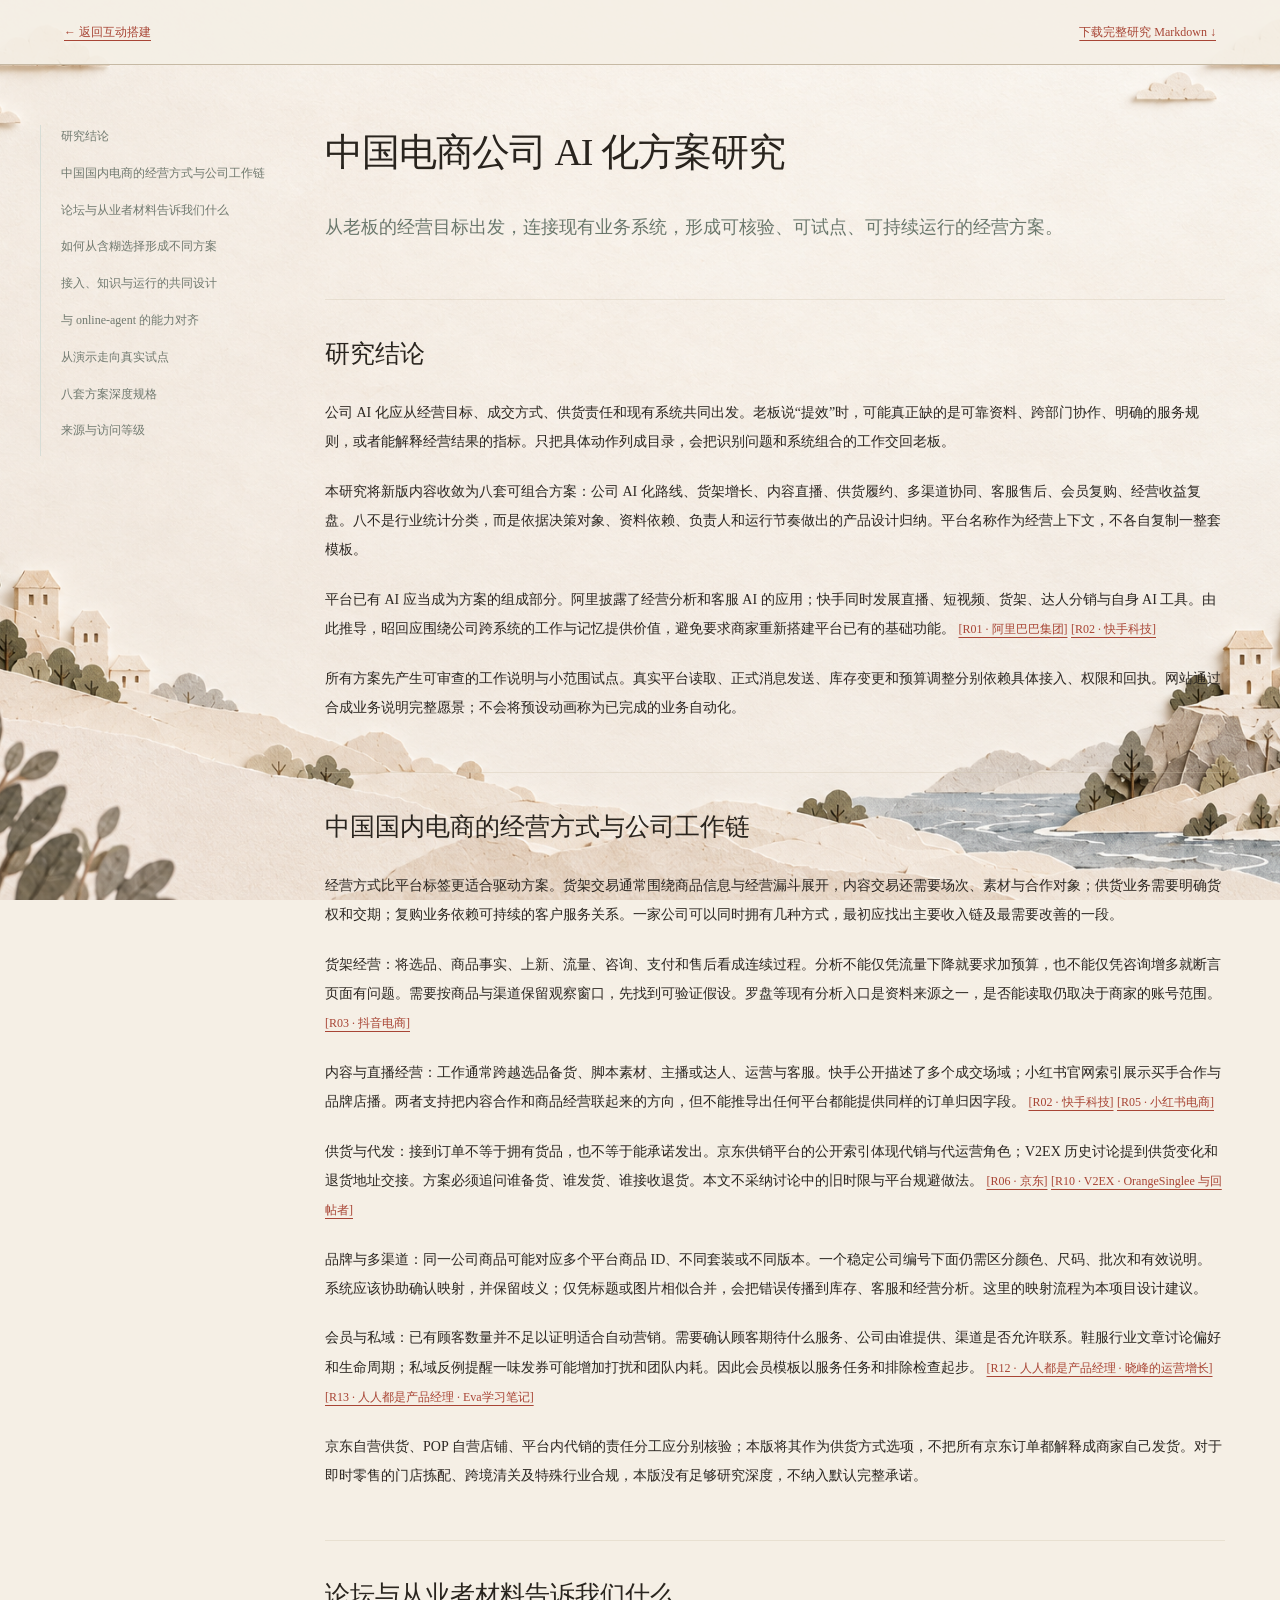
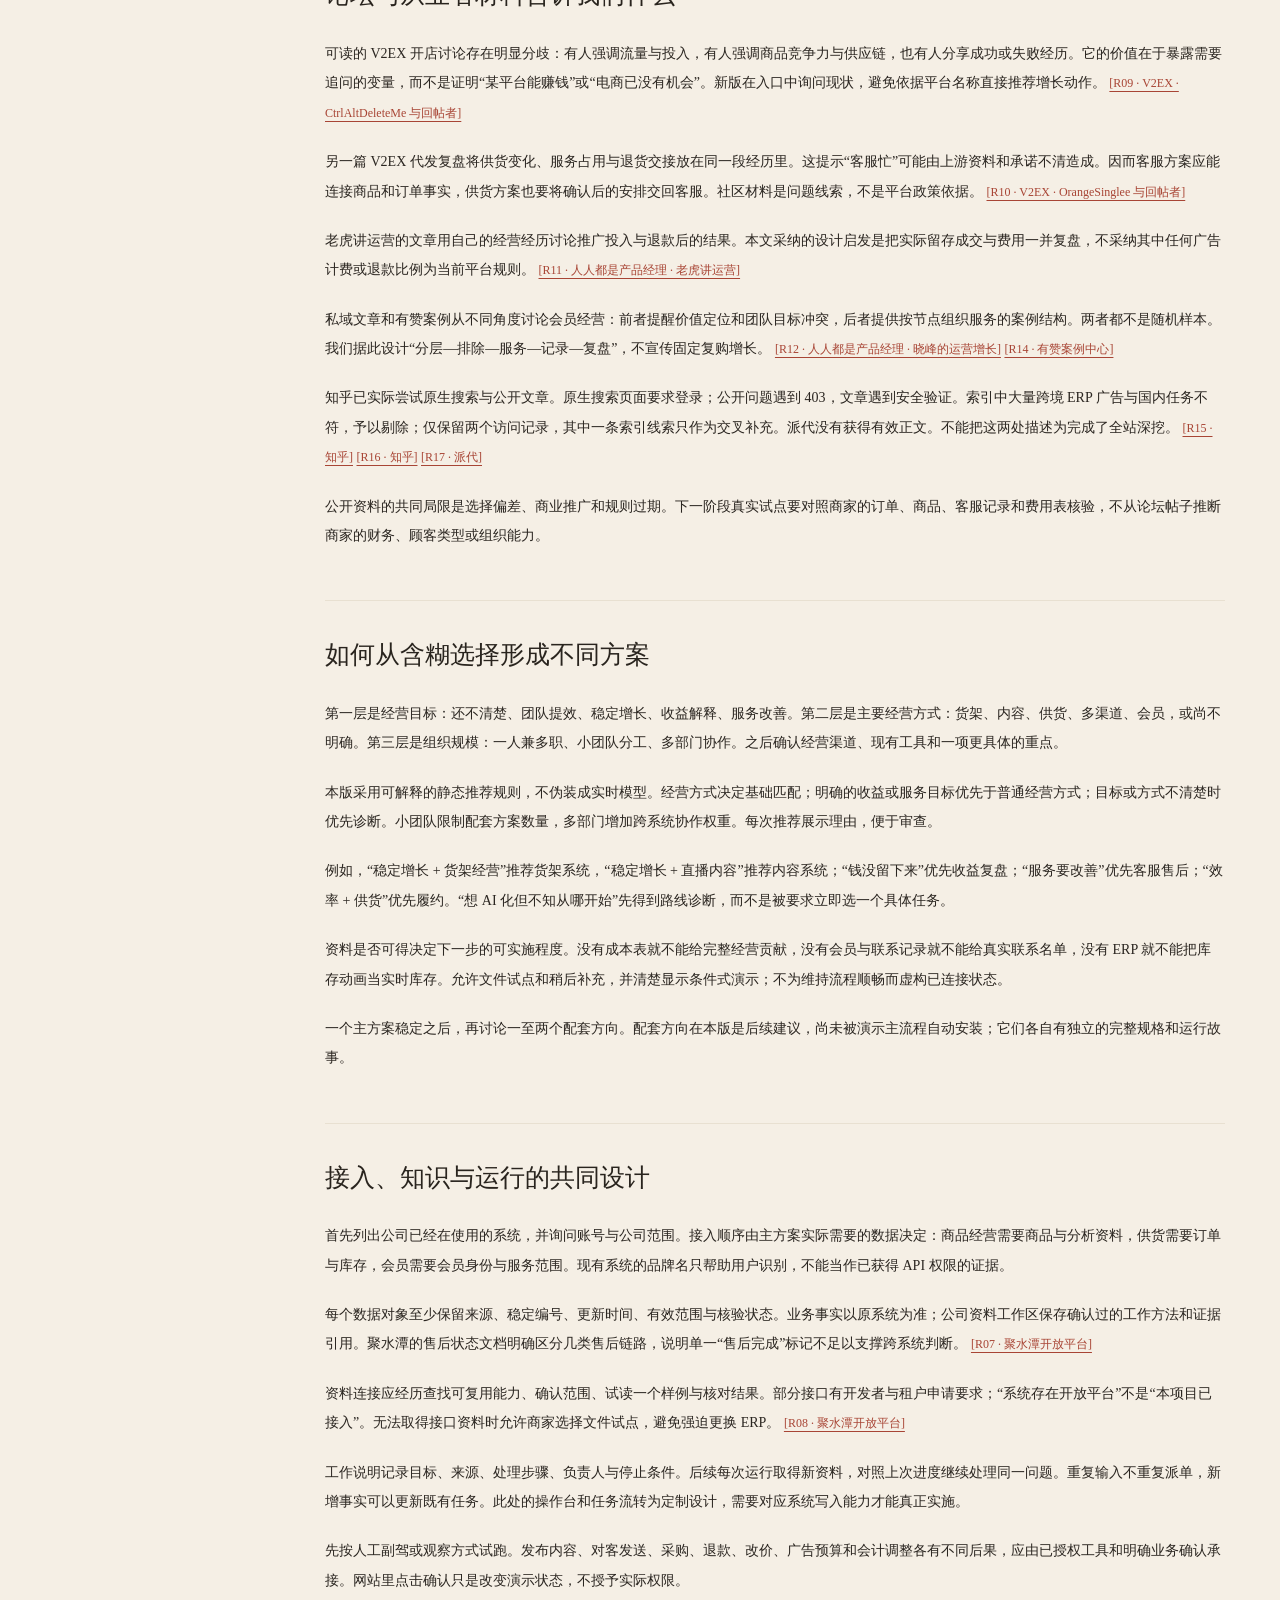
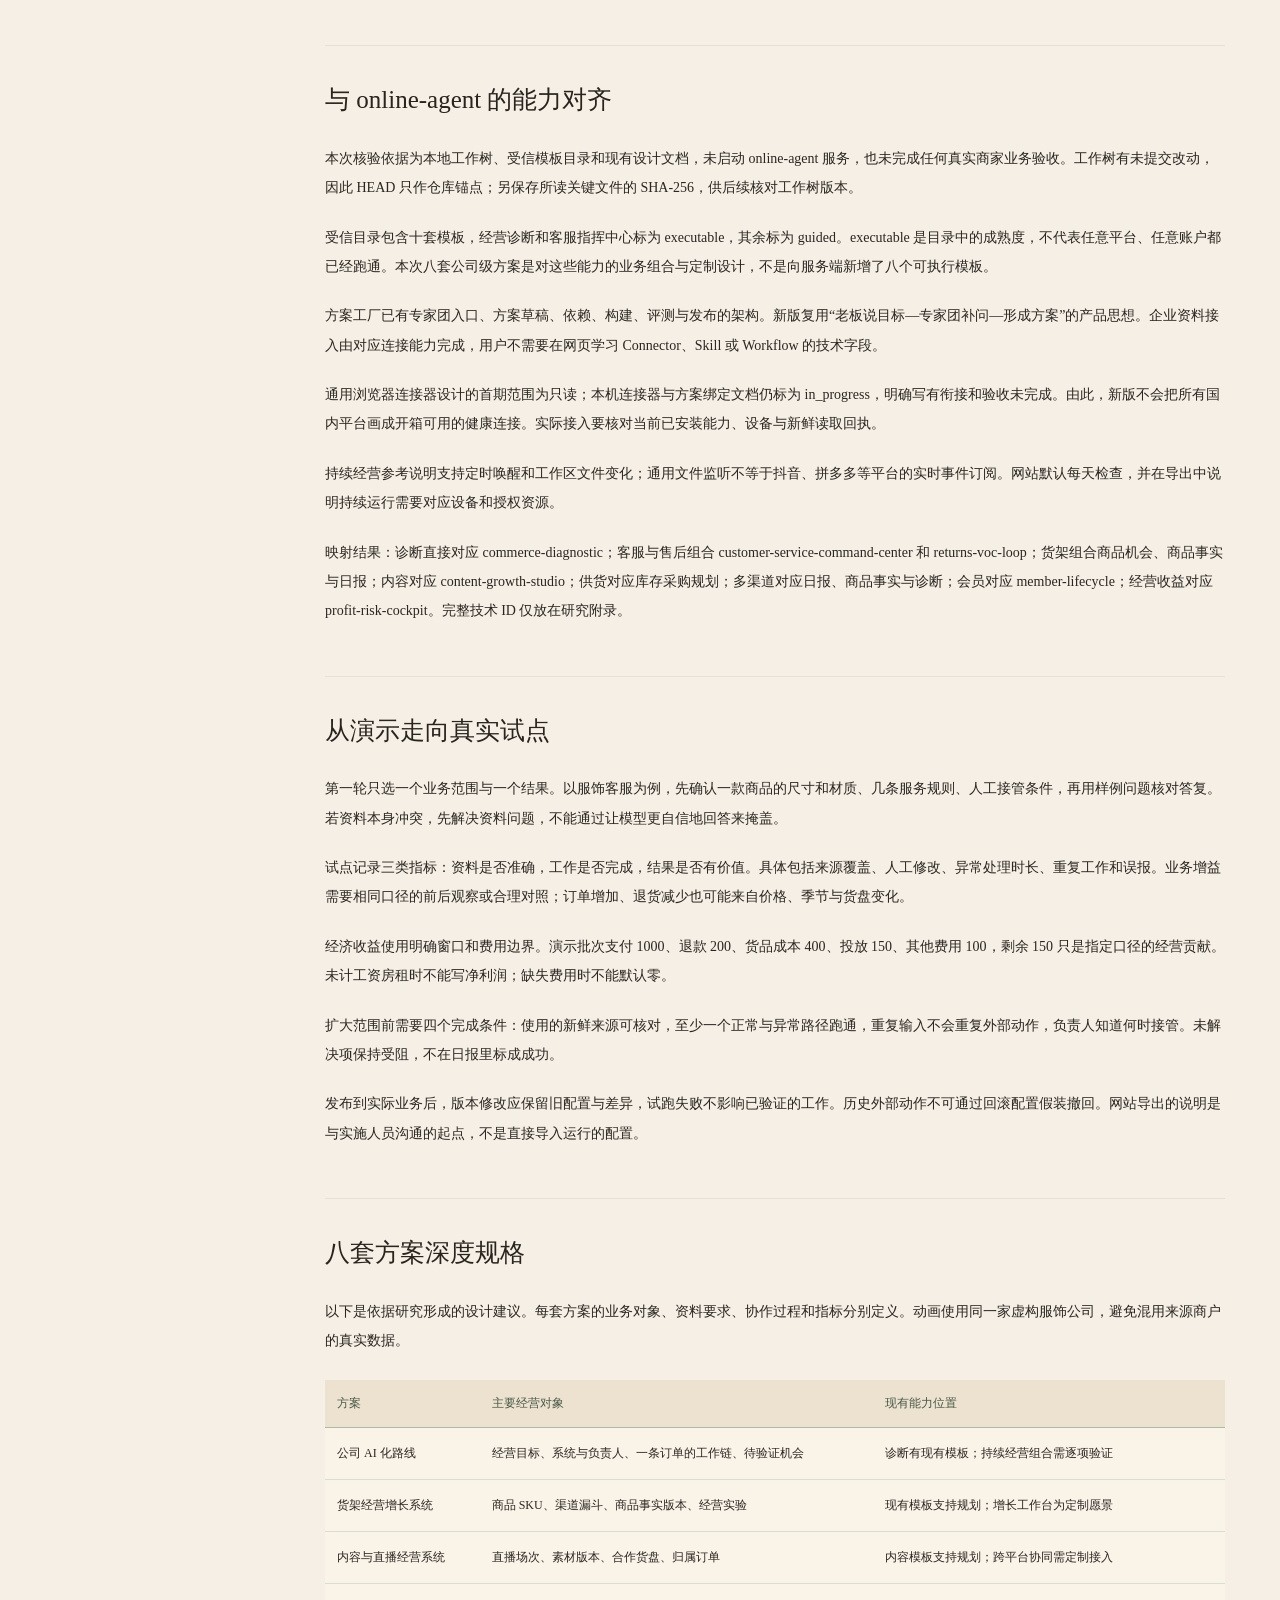
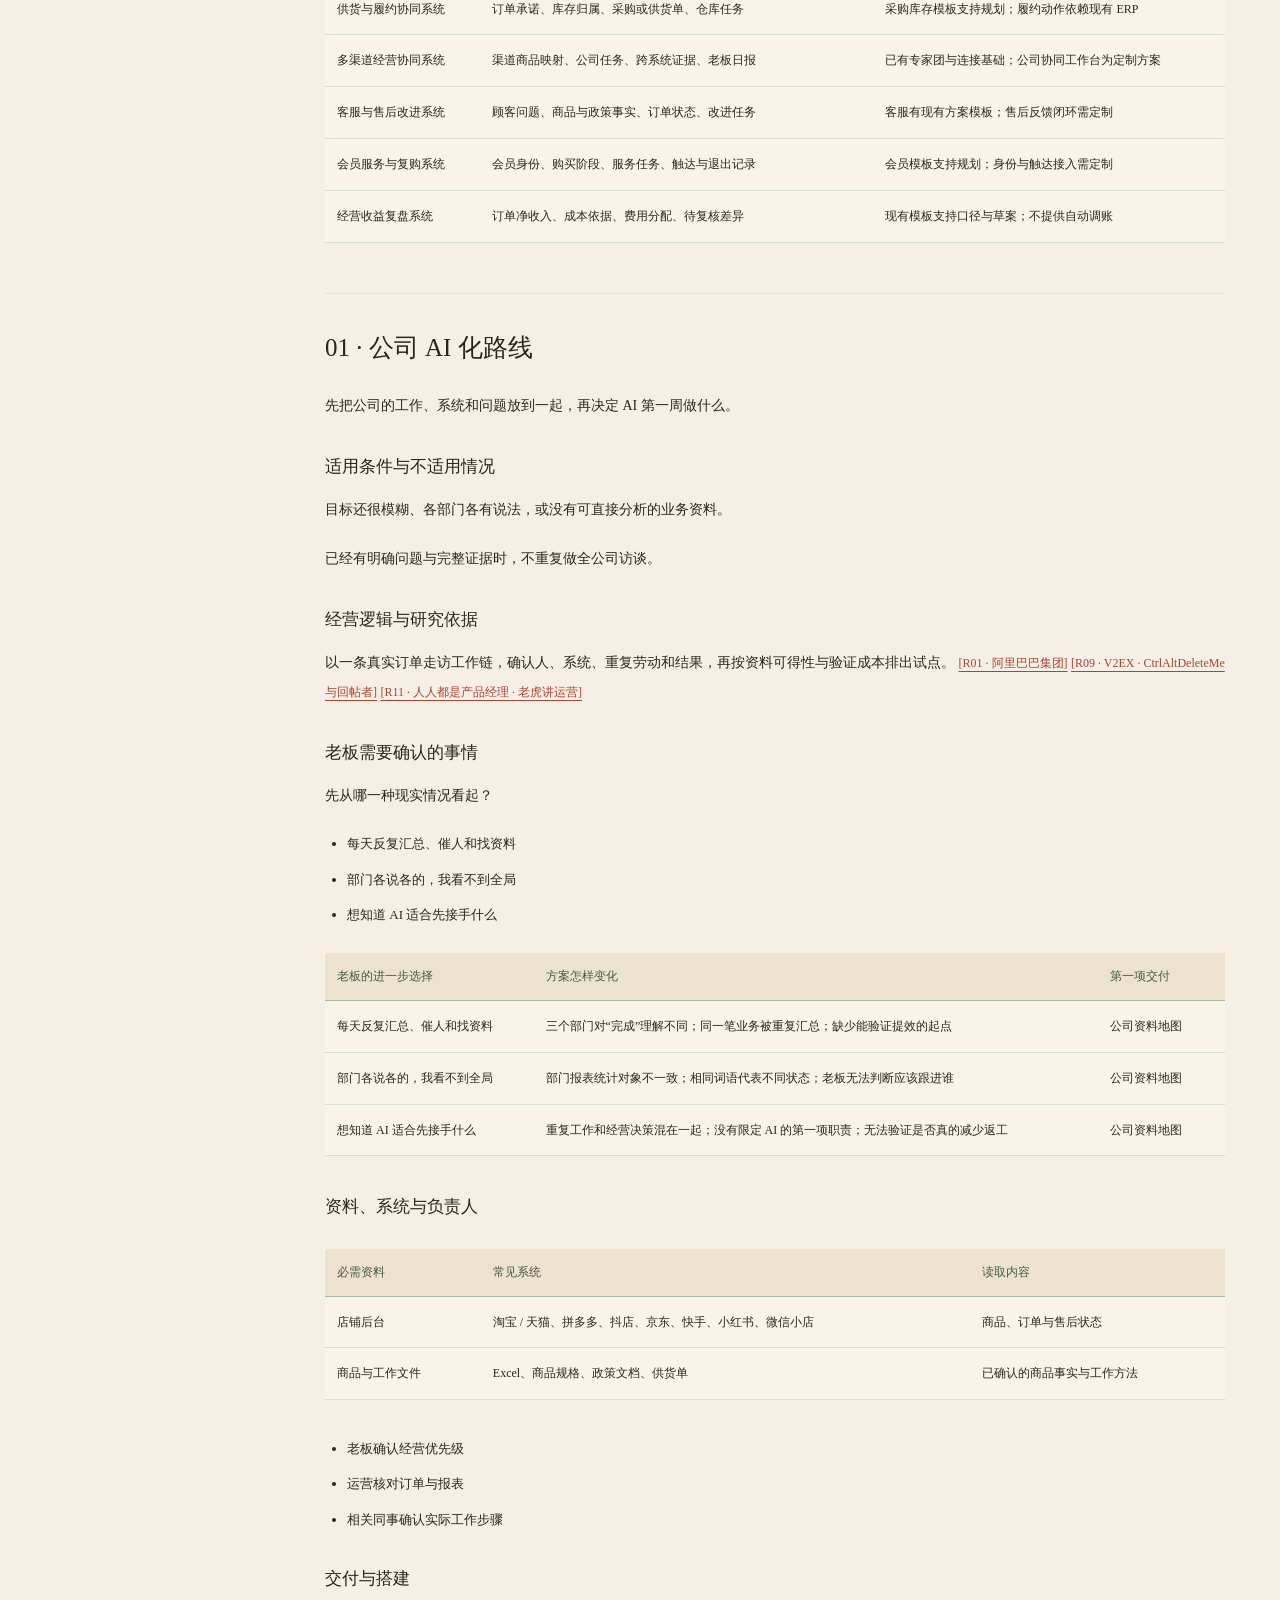
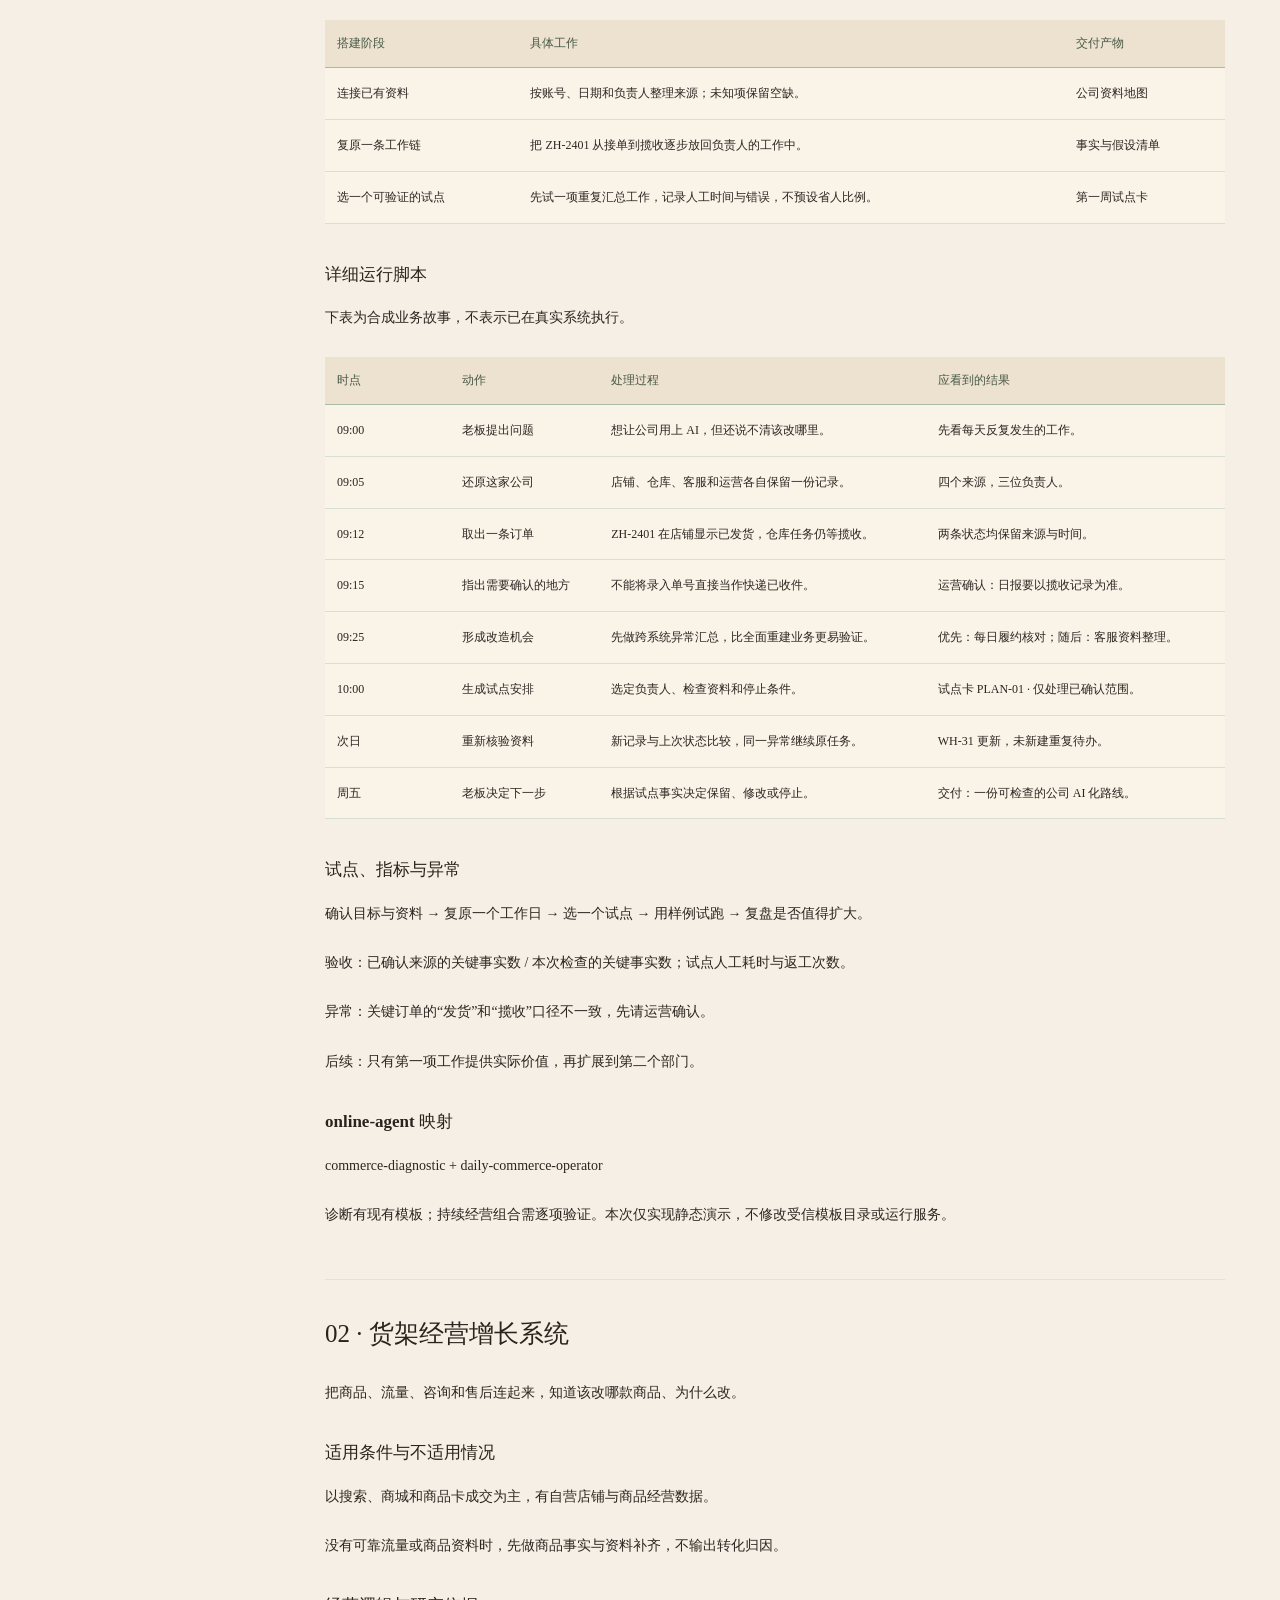
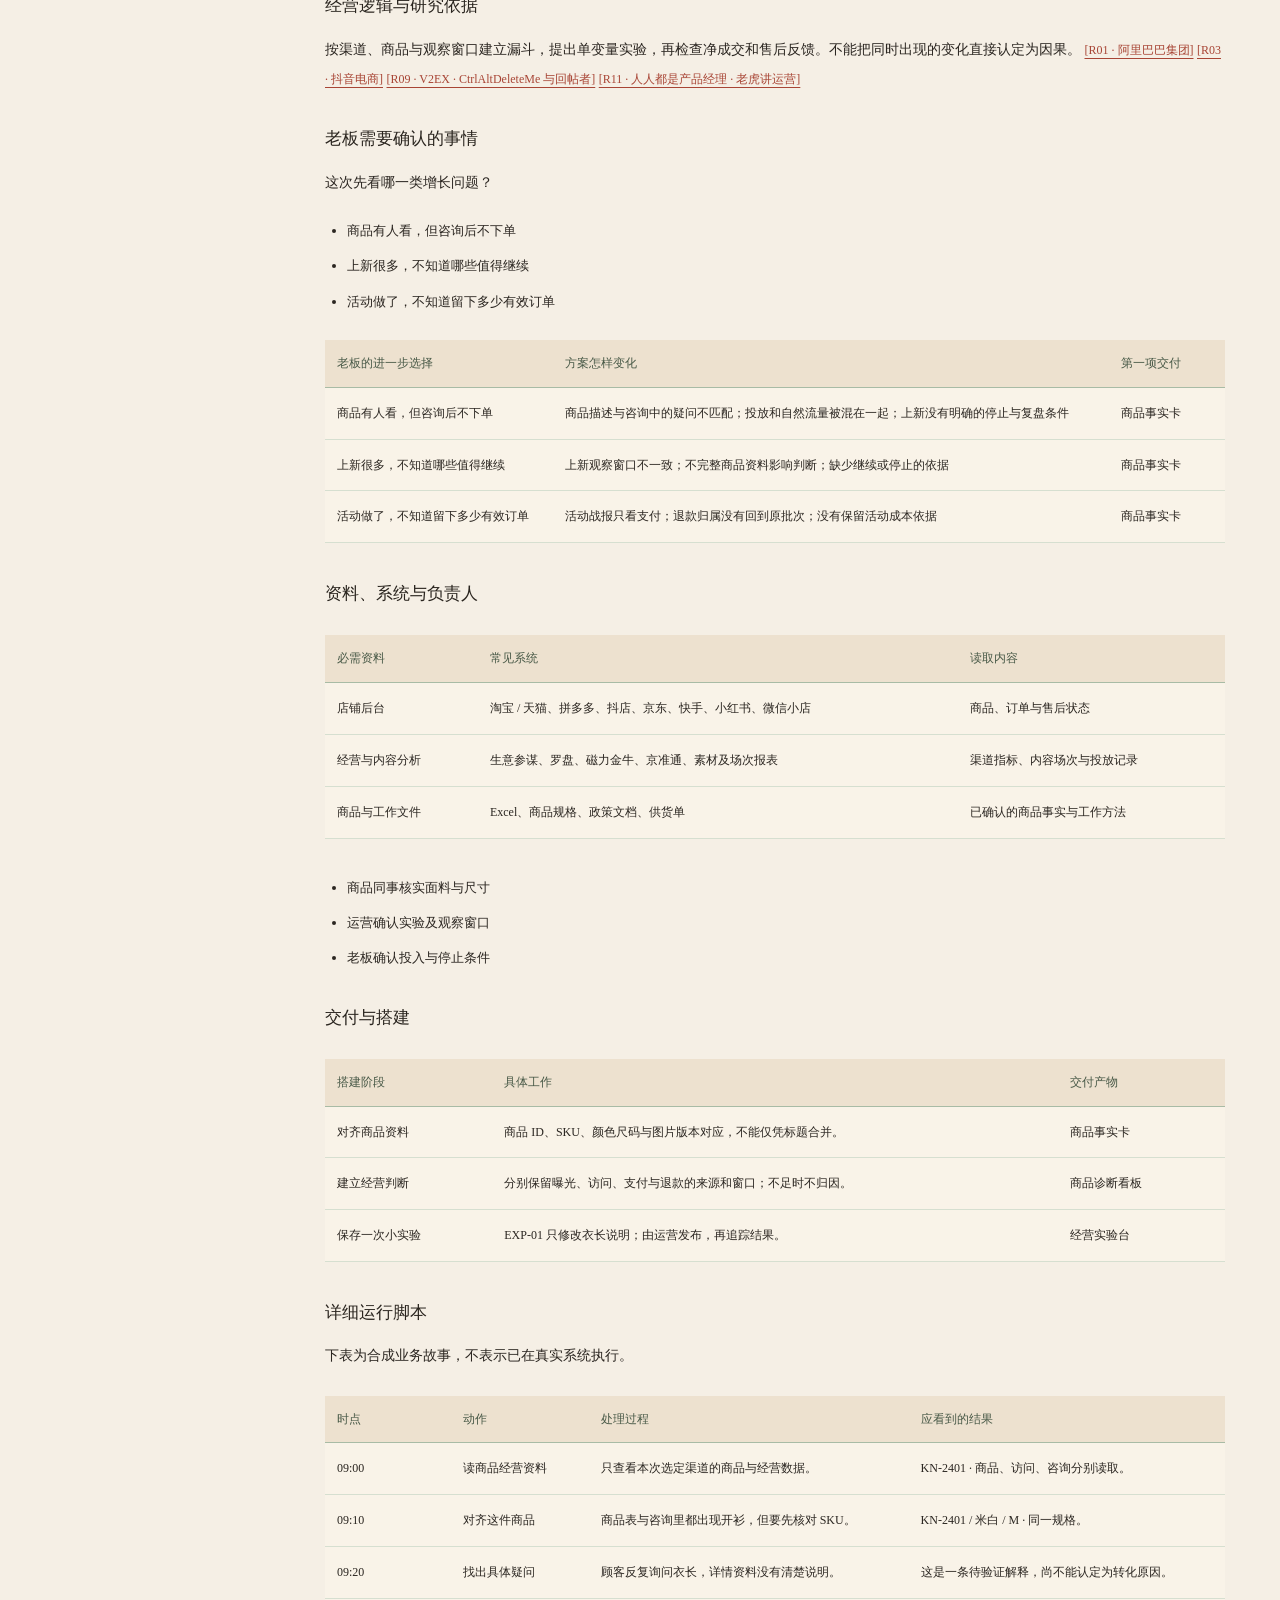
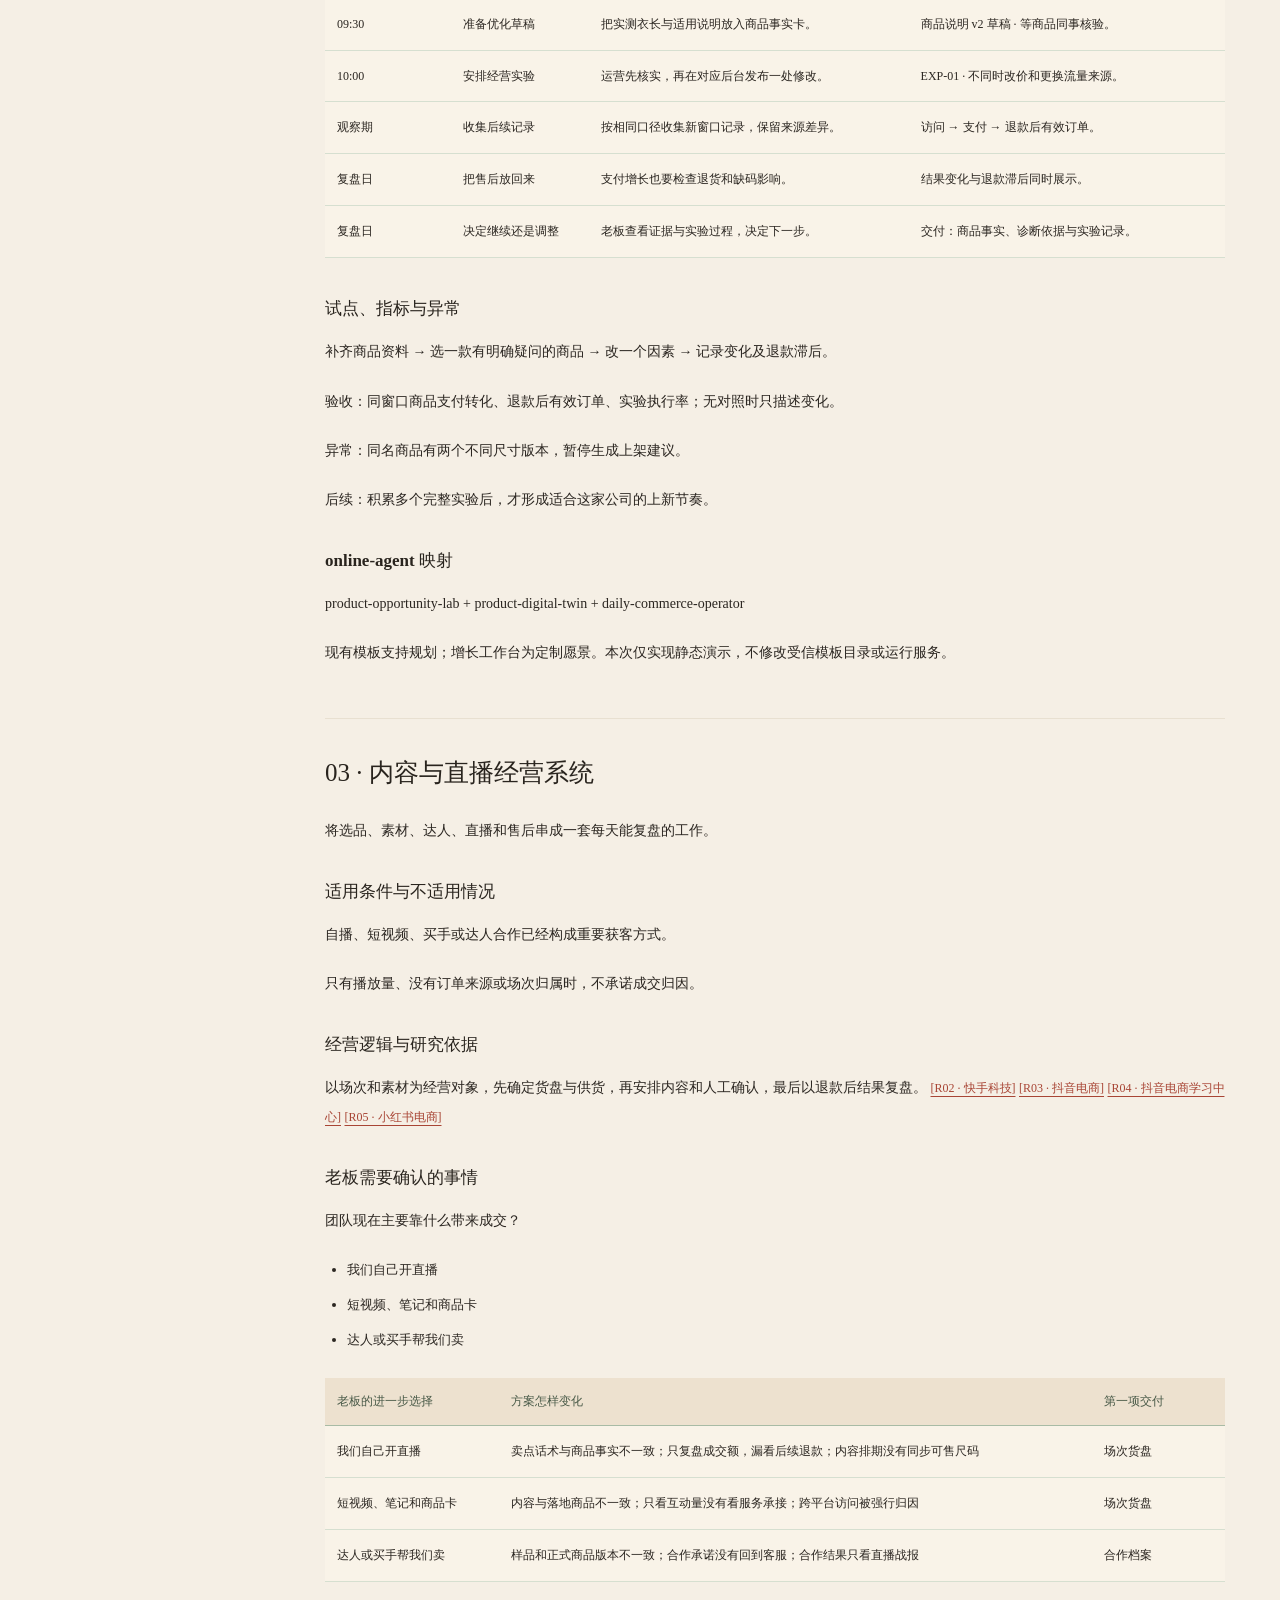
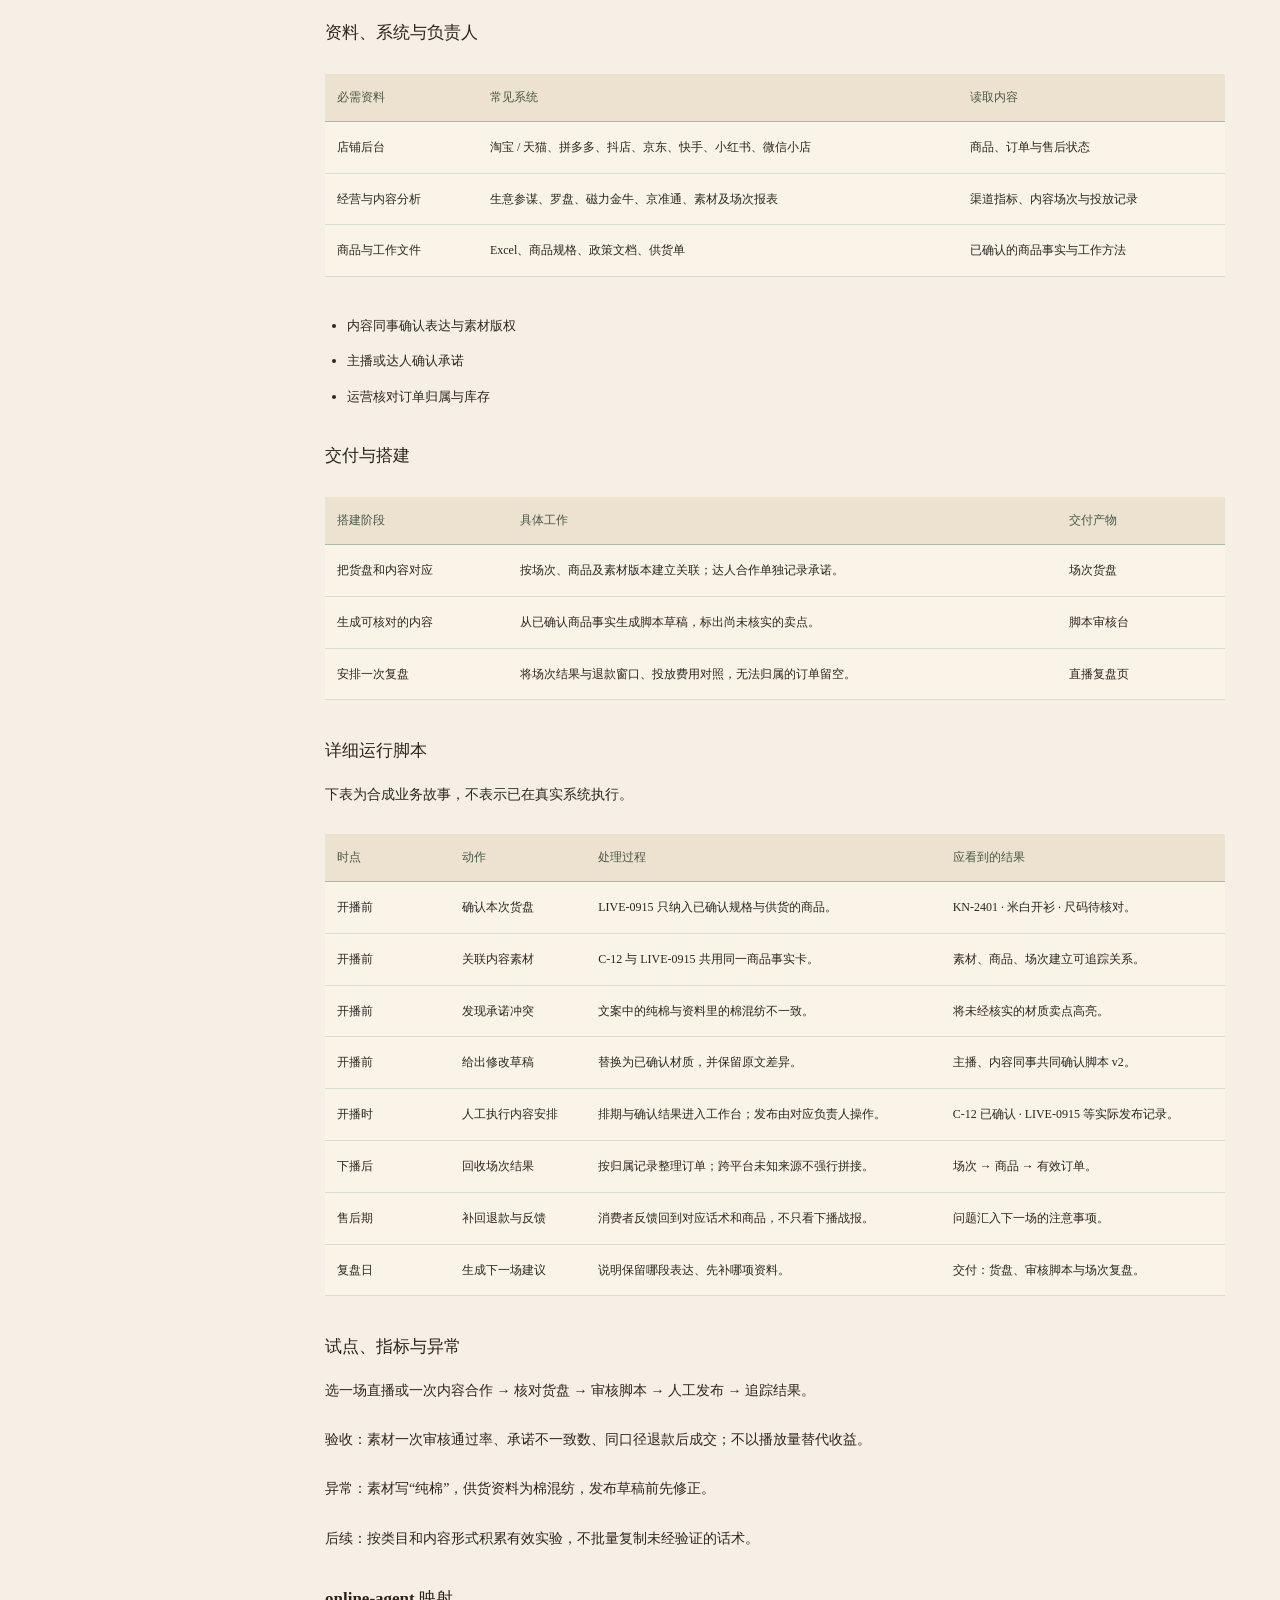
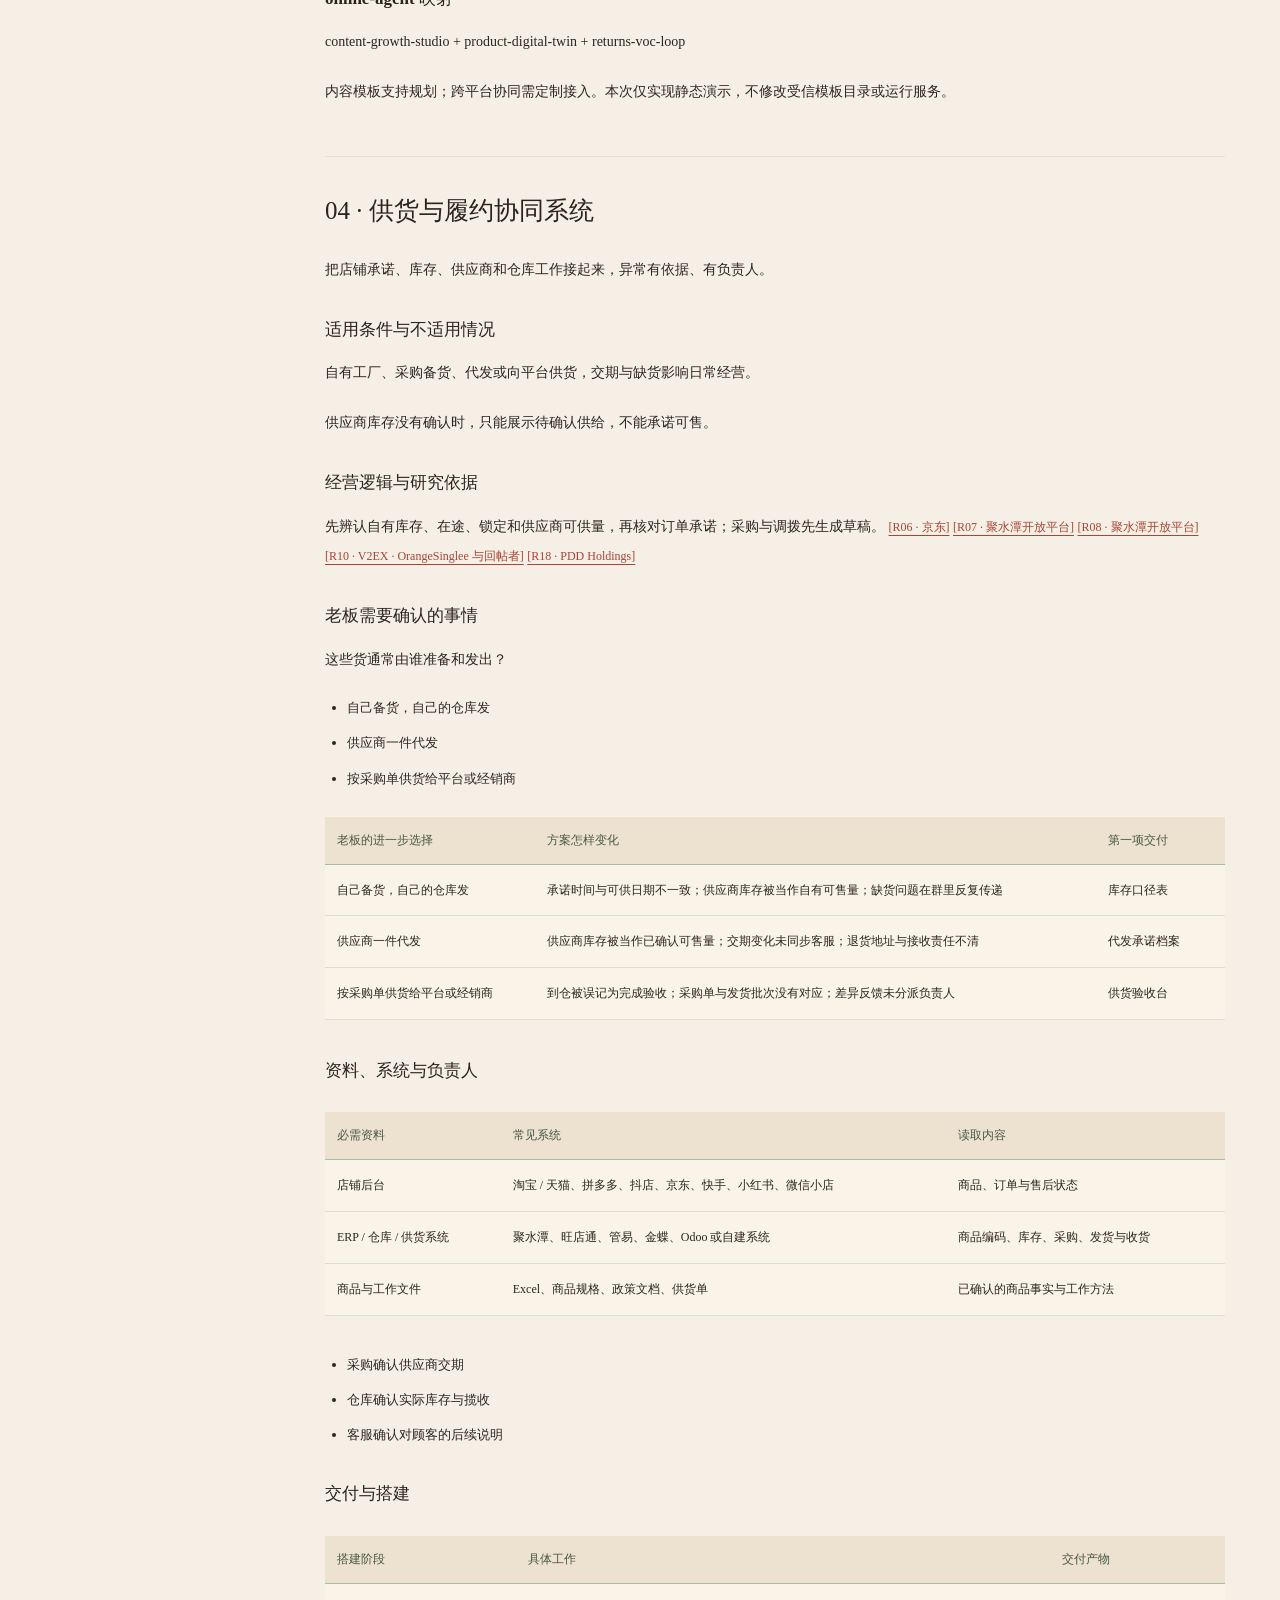
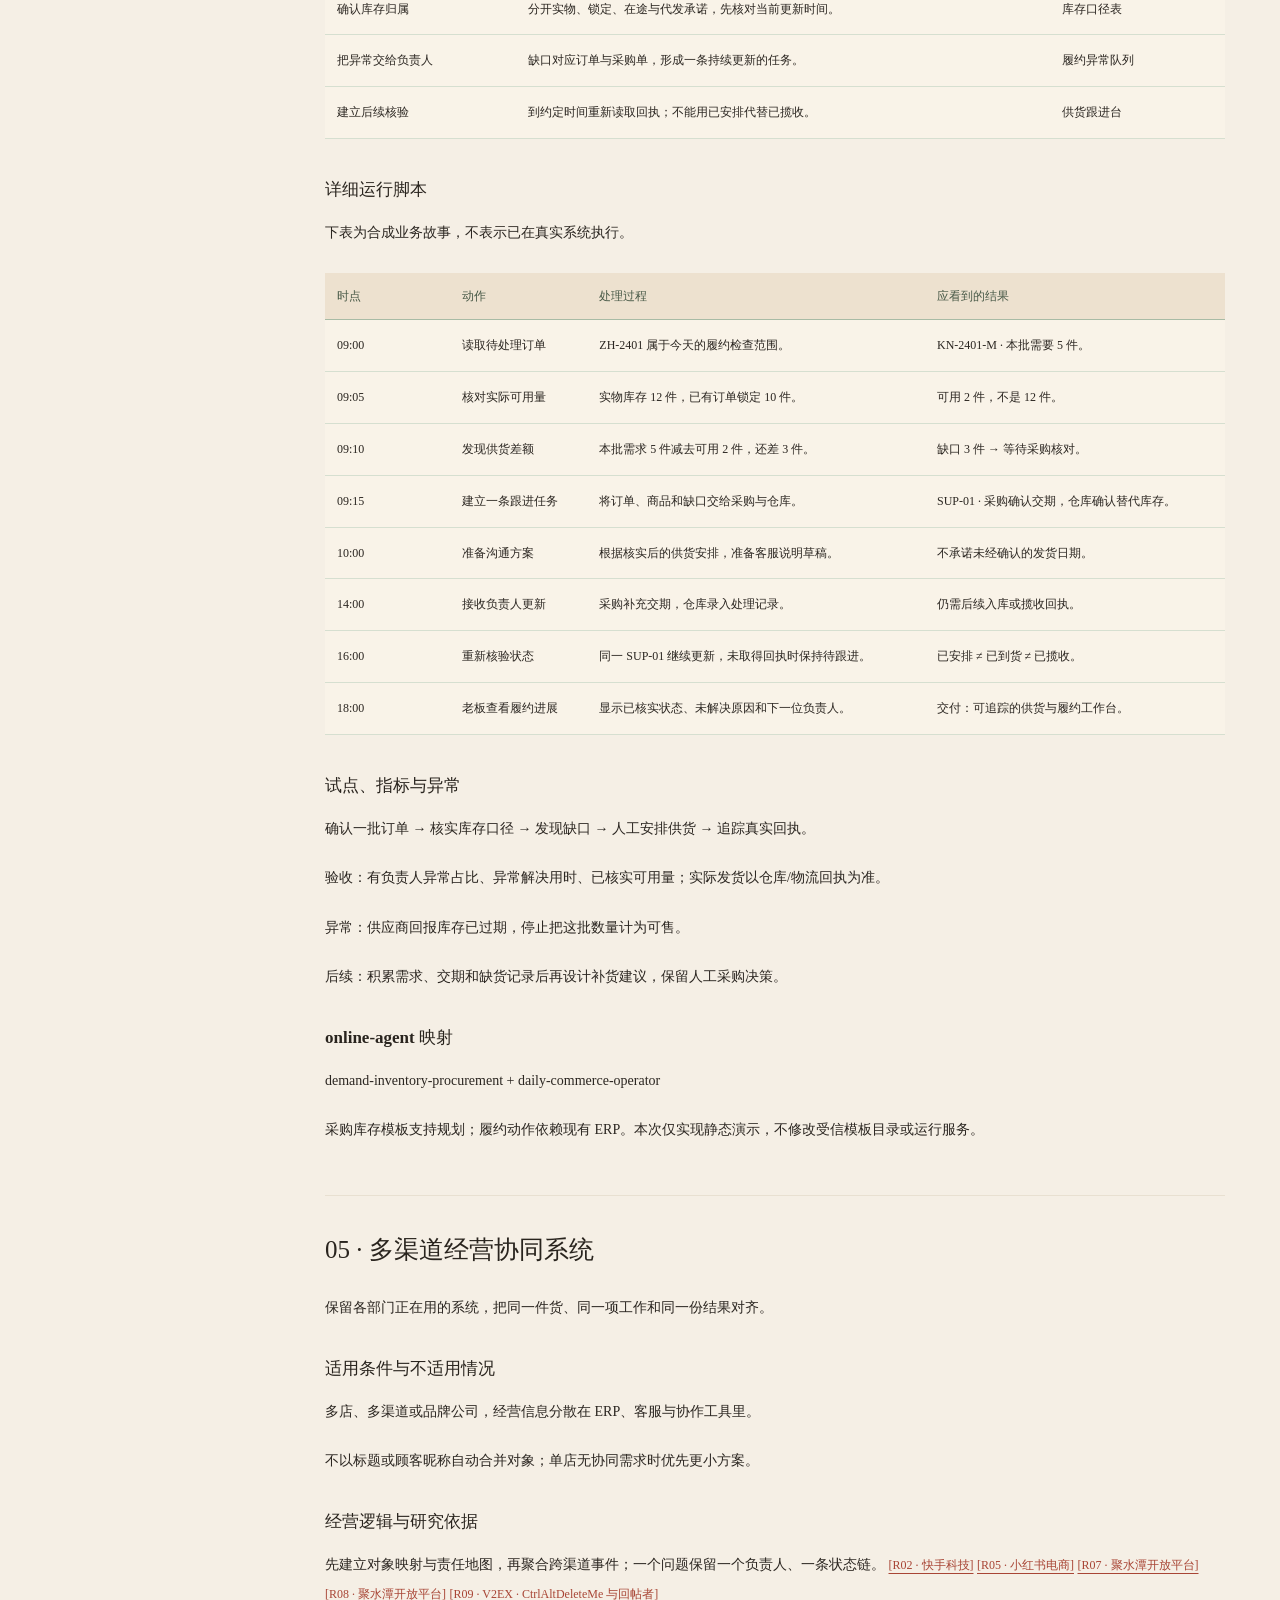
<file: company/research.html>
<!doctype html><html lang="zh-CN"><head><meta charset="utf-8"><meta name="viewport" content="width=device-width,initial-scale=1"><title>中国电商公司 AI 化方案研究 · 昭回</title><link rel="icon" href="data:,"><link rel="stylesheet" href="./research.css"></head><body><header><a href="../">← 返回互动搭建</a><a href="./research/report.md" download>下载完整研究 Markdown ↓</a></header><div class="layout"><nav aria-label="研究目录"><a href="#summary">研究结论</a><a href="#modes">中国国内电商的经营方式与公司工作链</a><a href="#voices">论坛与从业者材料告诉我们什么</a><a href="#selection">如何从含糊选择形成不同方案</a><a href="#data">接入、知识与运行的共同设计</a><a href="#online-agent">与 online-agent 的能力对齐</a><a href="#pilot">从演示走向真实试点</a><a href="#templates">八套方案深度规格</a><a href="#sources">来源与访问等级</a></nav><main><h1>中国电商公司 AI 化方案研究</h1><p class="abstract">从老板的经营目标出发，连接现有业务系统，形成可核验、可试点、可持续运行的经营方案。</p><section id="summary"><h2>研究结论</h2><p>公司 AI 化应从经营目标、成交方式、供货责任和现有系统共同出发。老板说“提效”时，可能真正缺的是可靠资料、跨部门协作、明确的服务规则，或者能解释经营结果的指标。只把具体动作列成目录，会把识别问题和系统组合的工作交回老板。</p><p>本研究将新版内容收敛为八套可组合方案：公司 AI 化路线、货架增长、内容直播、供货履约、多渠道协同、客服售后、会员复购、经营收益复盘。八不是行业统计分类，而是依据决策对象、资料依赖、负责人和运行节奏做出的产品设计归纳。平台名称作为经营上下文，不各自复制一整套模板。</p><p>平台已有 AI 应当成为方案的组成部分。阿里披露了经营分析和客服 AI 的应用；快手同时发展直播、短视频、货架、达人分销与自身 AI 工具。由此推导，昭回应围绕公司跨系统的工作与记忆提供价值，避免要求商家重新搭建平台已有的基础功能。 <a href="https://www.alibabagroup.com/zh-HK/document-1915930722120499200" target="_blank" rel="noopener noreferrer">[R01 · 阿里巴巴集团]</a> <a href="https://ir.kuaishou.com/zh-hans/news-releases/news-release-details/kuaishoukejifabu2025niandisijidujiquanniancaiwuyeji" target="_blank" rel="noopener noreferrer">[R02 · 快手科技]</a></p><p>所有方案先产生可审查的工作说明与小范围试点。真实平台读取、正式消息发送、库存变更和预算调整分别依赖具体接入、权限和回执。网站通过合成业务说明完整愿景；不会将预设动画称为已完成的业务自动化。</p></section><section id="modes"><h2>中国国内电商的经营方式与公司工作链</h2><p>经营方式比平台标签更适合驱动方案。货架交易通常围绕商品信息与经营漏斗展开，内容交易还需要场次、素材与合作对象；供货业务需要明确货权和交期；复购业务依赖可持续的客户服务关系。一家公司可以同时拥有几种方式，最初应找出主要收入链及最需要改善的一段。</p><p>货架经营：将选品、商品事实、上新、流量、咨询、支付和售后看成连续过程。分析不能仅凭流量下降就要求加预算，也不能仅凭咨询增多就断言页面有问题。需要按商品与渠道保留观察窗口，先找到可验证假设。罗盘等现有分析入口是资料来源之一，是否能读取仍取决于商家的账号范围。 <a href="https://compass.jinritemai.com/" target="_blank" rel="noopener noreferrer">[R03 · 抖音电商]</a></p><p>内容与直播经营：工作通常跨越选品备货、脚本素材、主播或达人、运营与客服。快手公开描述了多个成交场域；小红书官网索引展示买手合作与品牌店播。两者支持把内容合作和商品经营联起来的方向，但不能推导出任何平台都能提供同样的订单归因字段。 <a href="https://ir.kuaishou.com/zh-hans/news-releases/news-release-details/kuaishoukejifabu2025niandisijidujiquanniancaiwuyeji" target="_blank" rel="noopener noreferrer">[R02 · 快手科技]</a> <a href="https://ec.xiaohongshu.com/ecommerce/home/" target="_blank" rel="noopener noreferrer">[R05 · 小红书电商]</a></p><p>供货与代发：接到订单不等于拥有货品，也不等于能承诺发出。京东供销平台的公开索引体现代销与代运营角色；V2EX 历史讨论提到供货变化和退货地址交接。方案必须追问谁备货、谁发货、谁接收退货。本文不采纳讨论中的旧时限与平台规避做法。 <a href="https://gongxiao.jd.com/" target="_blank" rel="noopener noreferrer">[R06 · 京东]</a> <a href="https://www.v2ex.com/t/1054745" target="_blank" rel="noopener noreferrer">[R10 · V2EX · OrangeSinglee 与回帖者]</a></p><p>品牌与多渠道：同一公司商品可能对应多个平台商品 ID、不同套装或不同版本。一个稳定公司编号下面仍需区分颜色、尺码、批次和有效说明。系统应该协助确认映射，并保留歧义；仅凭标题或图片相似合并，会把错误传播到库存、客服和经营分析。这里的映射流程为本项目设计建议。</p><p>会员与私域：已有顾客数量并不足以证明适合自动营销。需要确认顾客期待什么服务、公司由谁提供、渠道是否允许联系。鞋服行业文章讨论偏好和生命周期；私域反例提醒一味发券可能增加打扰和团队内耗。因此会员模板以服务任务和排除检查起步。 <a href="https://www.woshipm.com/operate/6204677.html" target="_blank" rel="noopener noreferrer">[R12 · 人人都是产品经理 · 晓峰的运营增长]</a> <a href="https://www.woshipm.com/marketing/6110900.html" target="_blank" rel="noopener noreferrer">[R13 · 人人都是产品经理 · Eva学习笔记]</a></p><p>京东自营供货、POP 自营店铺、平台内代销的责任分工应分别核验；本版将其作为供货方式选项，不把所有京东订单都解释成商家自己发货。对于即时零售的门店拣配、跨境清关及特殊行业合规，本版没有足够研究深度，不纳入默认完整承诺。</p></section><section id="voices"><h2>论坛与从业者材料告诉我们什么</h2><p>可读的 V2EX 开店讨论存在明显分歧：有人强调流量与投入，有人强调商品竞争力与供应链，也有人分享成功或失败经历。它的价值在于暴露需要追问的变量，而不是证明“某平台能赚钱”或“电商已没有机会”。新版在入口中询问现状，避免依据平台名称直接推荐增长动作。 <a href="https://v2ex.com/t/1137533" target="_blank" rel="noopener noreferrer">[R09 · V2EX · CtrlAltDeleteMe 与回帖者]</a></p><p>另一篇 V2EX 代发复盘将供货变化、服务占用与退货交接放在同一段经历里。这提示“客服忙”可能由上游资料和承诺不清造成。因而客服方案应能连接商品和订单事实，供货方案也要将确认后的安排交回客服。社区材料是问题线索，不是平台政策依据。 <a href="https://www.v2ex.com/t/1054745" target="_blank" rel="noopener noreferrer">[R10 · V2EX · OrangeSinglee 与回帖者]</a></p><p>老虎讲运营的文章用自己的经营经历讨论推广投入与退款后的结果。本文采纳的设计启发是把实际留存成交与费用一并复盘，不采纳其中任何广告计费或退款比例为当前平台规则。 <a href="https://www.woshipm.com/share/6116416.html" target="_blank" rel="noopener noreferrer">[R11 · 人人都是产品经理 · 老虎讲运营]</a></p><p>私域文章和有赞案例从不同角度讨论会员经营：前者提醒价值定位和团队目标冲突，后者提供按节点组织服务的案例结构。两者都不是随机样本。我们据此设计“分层—排除—服务—记录—复盘”，不宣传固定复购增长。 <a href="https://www.woshipm.com/operate/6204677.html" target="_blank" rel="noopener noreferrer">[R12 · 人人都是产品经理 · 晓峰的运营增长]</a> <a href="https://www.youzan.com/anli/76490" target="_blank" rel="noopener noreferrer">[R14 · 有赞案例中心]</a></p><p>知乎已实际尝试原生搜索与公开文章。原生搜索页面要求登录；公开问题遇到 403，文章遇到安全验证。索引中大量跨境 ERP 广告与国内任务不符，予以剔除；仅保留两个访问记录，其中一条索引线索只作为交叉补充。派代没有获得有效正文。不能把这两处描述为完成了全站深挖。 <a href="https://www.zhihu.com/tardis/zm/art/110667150" target="_blank" rel="noopener noreferrer">[R15 · 知乎]</a> <a href="https://www.zhihu.com/question/47393031" target="_blank" rel="noopener noreferrer">[R16 · 知乎]</a> <a href="https://www.paidai.com/" target="_blank" rel="noopener noreferrer">[R17 · 派代]</a></p><p>公开资料的共同局限是选择偏差、商业推广和规则过期。下一阶段真实试点要对照商家的订单、商品、客服记录和费用表核验，不从论坛帖子推断商家的财务、顾客类型或组织能力。</p></section><section id="selection"><h2>如何从含糊选择形成不同方案</h2><p>第一层是经营目标：还不清楚、团队提效、稳定增长、收益解释、服务改善。第二层是主要经营方式：货架、内容、供货、多渠道、会员，或尚不明确。第三层是组织规模：一人兼多职、小团队分工、多部门协作。之后确认经营渠道、现有工具和一项更具体的重点。</p><p>本版采用可解释的静态推荐规则，不伪装成实时模型。经营方式决定基础匹配；明确的收益或服务目标优先于普通经营方式；目标或方式不清楚时优先诊断。小团队限制配套方案数量，多部门增加跨系统协作权重。每次推荐展示理由，便于审查。</p><p>例如，“稳定增长 + 货架经营”推荐货架系统，“稳定增长 + 直播内容”推荐内容系统；“钱没留下来”优先收益复盘；“服务要改善”优先客服售后；“效率 + 供货”优先履约。“想 AI 化但不知从哪开始”先得到路线诊断，而不是被要求立即选一个具体任务。</p><p>资料是否可得决定下一步的可实施程度。没有成本表就不能给完整经营贡献，没有会员与联系记录就不能给真实联系名单，没有 ERP 就不能把库存动画当实时库存。允许文件试点和稍后补充，并清楚显示条件式演示；不为维持流程顺畅而虚构已连接状态。</p><p>一个主方案稳定之后，再讨论一至两个配套方向。配套方向在本版是后续建议，尚未被演示主流程自动安装；它们各自有独立的完整规格和运行故事。</p></section><section id="data"><h2>接入、知识与运行的共同设计</h2><p>首先列出公司已经在使用的系统，并询问账号与公司范围。接入顺序由主方案实际需要的数据决定：商品经营需要商品与分析资料，供货需要订单与库存，会员需要会员身份与服务范围。现有系统的品牌名只帮助用户识别，不能当作已获得 API 权限的证据。</p><p>每个数据对象至少保留来源、稳定编号、更新时间、有效范围与核验状态。业务事实以原系统为准；公司资料工作区保存确认过的工作方法和证据引用。聚水潭的售后状态文档明确区分几类售后链路，说明单一“售后完成”标记不足以支撑跨系统判断。 <a href="https://open.jushuitan.com/document/2176.html" target="_blank" rel="noopener noreferrer">[R07 · 聚水潭开放平台]</a></p><p>资料连接应经历查找可复用能力、确认范围、试读一个样例与核对结果。部分接口有开发者与租户申请要求；“系统存在开放平台”不是“本项目已接入”。无法取得接口资料时允许商家选择文件试点，避免强迫更换 ERP。 <a href="https://open.jushuitan.com/document/2037.html" target="_blank" rel="noopener noreferrer">[R08 · 聚水潭开放平台]</a></p><p>工作说明记录目标、来源、处理步骤、负责人与停止条件。后续每次运行取得新资料，对照上次进度继续处理同一问题。重复输入不重复派单，新增事实可以更新既有任务。此处的操作台和任务流转为定制设计，需要对应系统写入能力才能真正实施。</p><p>先按人工副驾或观察方式试跑。发布内容、对客发送、采购、退款、改价、广告预算和会计调整各有不同后果，应由已授权工具和明确业务确认承接。网站里点击确认只是改变演示状态，不授予实际权限。</p></section><section id="online-agent"><h2>与 online-agent 的能力对齐</h2><p>本次核验依据为本地工作树、受信模板目录和现有设计文档，未启动 online-agent 服务，也未完成任何真实商家业务验收。工作树有未提交改动，因此 HEAD 只作仓库锚点；另保存所读关键文件的 SHA-256，供后续核对工作树版本。</p><p>受信目录包含十套模板，经营诊断和客服指挥中心标为 executable，其余标为 guided。executable 是目录中的成熟度，不代表任意平台、任意账户都已经跑通。本次八套公司级方案是对这些能力的业务组合与定制设计，不是向服务端新增了八个可执行模板。</p><p>方案工厂已有专家团入口、方案草稿、依赖、构建、评测与发布的架构。新版复用“老板说目标—专家团补问—形成方案”的产品思想。企业资料接入由对应连接能力完成，用户不需要在网页学习 Connector、Skill 或 Workflow 的技术字段。</p><p>通用浏览器连接器设计的首期范围为只读；本机连接器与方案绑定文档仍标为 in_progress，明确写有衔接和验收未完成。由此，新版不会把所有国内平台画成开箱可用的健康连接。实际接入要核对当前已安装能力、设备与新鲜读取回执。</p><p>持续经营参考说明支持定时唤醒和工作区文件变化；通用文件监听不等于抖音、拼多多等平台的实时事件订阅。网站默认每天检查，并在导出中说明持续运行需要对应设备和授权资源。</p><p>映射结果：诊断直接对应 commerce-diagnostic；客服与售后组合 customer-service-command-center 和 returns-voc-loop；货架组合商品机会、商品事实与日报；内容对应 content-growth-studio；供货对应库存采购规划；多渠道对应日报、商品事实与诊断；会员对应 member-lifecycle；经营收益对应 profit-risk-cockpit。完整技术 ID 仅放在研究附录。</p></section><section id="pilot"><h2>从演示走向真实试点</h2><p>第一轮只选一个业务范围与一个结果。以服饰客服为例，先确认一款商品的尺寸和材质、几条服务规则、人工接管条件，再用样例问题核对答复。若资料本身冲突，先解决资料问题，不能通过让模型更自信地回答来掩盖。</p><p>试点记录三类指标：资料是否准确，工作是否完成，结果是否有价值。具体包括来源覆盖、人工修改、异常处理时长、重复工作和误报。业务增益需要相同口径的前后观察或合理对照；订单增加、退货减少也可能来自价格、季节与货盘变化。</p><p>经济收益使用明确窗口和费用边界。演示批次支付 1000、退款 200、货品成本 400、投放 150、其他费用 100，剩余 150 只是指定口径的经营贡献。未计工资房租时不能写净利润；缺失费用时不能默认零。</p><p>扩大范围前需要四个完成条件：使用的新鲜来源可核对，至少一个正常与异常路径跑通，重复输入不会重复外部动作，负责人知道何时接管。未解决项保持受阻，不在日报里标成成功。</p><p>发布到实际业务后，版本修改应保留旧配置与差异，试跑失败不影响已验证的工作。历史外部动作不可通过回滚配置假装撤回。网站导出的说明是与实施人员沟通的起点，不是直接导入运行的配置。</p></section><section id="templates"><h2>八套方案深度规格</h2><p>以下是依据研究形成的设计建议。每套方案的业务对象、资料要求、协作过程和指标分别定义。动画使用同一家虚构服饰公司，避免混用来源商户的真实数据。</p><div class="table-scroll"><table><thead><tr><th>方案</th><th>主要经营对象</th><th>现有能力位置</th></tr></thead><tbody><tr><td>公司 AI 化路线</td><td>经营目标、系统与负责人、一条订单的工作链、待验证机会</td><td>诊断有现有模板；持续经营组合需逐项验证</td></tr><tr><td>货架经营增长系统</td><td>商品 SKU、渠道漏斗、商品事实版本、经营实验</td><td>现有模板支持规划；增长工作台为定制愿景</td></tr><tr><td>内容与直播经营系统</td><td>直播场次、素材版本、合作货盘、归属订单</td><td>内容模板支持规划；跨平台协同需定制接入</td></tr><tr><td>供货与履约协同系统</td><td>订单承诺、库存归属、采购或供货单、仓库任务</td><td>采购库存模板支持规划；履约动作依赖现有 ERP</td></tr><tr><td>多渠道经营协同系统</td><td>渠道商品映射、公司任务、跨系统证据、老板日报</td><td>已有专家团与连接基础；公司协同工作台为定制方案</td></tr><tr><td>客服与售后改进系统</td><td>顾客问题、商品与政策事实、订单状态、改进任务</td><td>客服有现有方案模板；售后反馈闭环需定制</td></tr><tr><td>会员服务与复购系统</td><td>会员身份、购买阶段、服务任务、触达与退出记录</td><td>会员模板支持规划；身份与触达接入需定制</td></tr><tr><td>经营收益复盘系统</td><td>订单净收入、成本依据、费用分配、待复核差异</td><td>现有模板支持口径与草案；不提供自动调账</td></tr></tbody></table></div></section><section id="template-diagnosis"><h2>01 · 公司 AI 化路线</h2><p>先把公司的工作、系统和问题放到一起，再决定 AI 第一周做什么。</p><h3>适用条件与不适用情况</h3><p>目标还很模糊、各部门各有说法，或没有可直接分析的业务资料。</p><p>已经有明确问题与完整证据时，不重复做全公司访谈。</p><h3>经营逻辑与研究依据</h3><p>以一条真实订单走访工作链，确认人、系统、重复劳动和结果，再按资料可得性与验证成本排出试点。 <a href="https://www.alibabagroup.com/zh-HK/document-1915930722120499200" target="_blank" rel="noopener noreferrer">[R01 · 阿里巴巴集团]</a> <a href="https://v2ex.com/t/1137533" target="_blank" rel="noopener noreferrer">[R09 · V2EX · CtrlAltDeleteMe 与回帖者]</a> <a href="https://www.woshipm.com/share/6116416.html" target="_blank" rel="noopener noreferrer">[R11 · 人人都是产品经理 · 老虎讲运营]</a></p><h3>老板需要确认的事情</h3><p>先从哪一种现实情况看起？</p><ul><li>每天反复汇总、催人和找资料</li><li>部门各说各的，我看不到全局</li><li>想知道 AI 适合先接手什么</li></ul><div class="table-scroll"><table><thead><tr><th>老板的进一步选择</th><th>方案怎样变化</th><th>第一项交付</th></tr></thead><tbody><tr><td>每天反复汇总、催人和找资料</td><td>三个部门对“完成”理解不同；同一笔业务被重复汇总；缺少能验证提效的起点</td><td>公司资料地图</td></tr><tr><td>部门各说各的，我看不到全局</td><td>部门报表统计对象不一致；相同词语代表不同状态；老板无法判断应该跟进谁</td><td>公司资料地图</td></tr><tr><td>想知道 AI 适合先接手什么</td><td>重复工作和经营决策混在一起；没有限定 AI 的第一项职责；无法验证是否真的减少返工</td><td>公司资料地图</td></tr></tbody></table></div><h3>资料、系统与负责人</h3><div class="table-scroll"><table><thead><tr><th>必需资料</th><th>常见系统</th><th>读取内容</th></tr></thead><tbody><tr><td>店铺后台</td><td>淘宝 / 天猫、拼多多、抖店、京东、快手、小红书、微信小店</td><td>商品、订单与售后状态</td></tr><tr><td>商品与工作文件</td><td>Excel、商品规格、政策文档、供货单</td><td>已确认的商品事实与工作方法</td></tr></tbody></table></div><ul><li>老板确认经营优先级</li><li>运营核对订单与报表</li><li>相关同事确认实际工作步骤</li></ul><h3>交付与搭建</h3><div class="table-scroll"><table><thead><tr><th>搭建阶段</th><th>具体工作</th><th>交付产物</th></tr></thead><tbody><tr><td>连接已有资料</td><td>按账号、日期和负责人整理来源；未知项保留空缺。</td><td>公司资料地图</td></tr><tr><td>复原一条工作链</td><td>把 ZH-2401 从接单到揽收逐步放回负责人的工作中。</td><td>事实与假设清单</td></tr><tr><td>选一个可验证的试点</td><td>先试一项重复汇总工作，记录人工时间与错误，不预设省人比例。</td><td>第一周试点卡</td></tr></tbody></table></div><h3>详细运行脚本</h3><p>下表为合成业务故事，不表示已在真实系统执行。</p><div class="table-scroll"><table><thead><tr><th>时点</th><th>动作</th><th>处理过程</th><th>应看到的结果</th></tr></thead><tbody><tr><td>09:00</td><td>老板提出问题</td><td>想让公司用上 AI，但还说不清该改哪里。</td><td>先看每天反复发生的工作。</td></tr><tr><td>09:05</td><td>还原这家公司</td><td>店铺、仓库、客服和运营各自保留一份记录。</td><td>四个来源，三位负责人。</td></tr><tr><td>09:12</td><td>取出一条订单</td><td>ZH-2401 在店铺显示已发货，仓库任务仍等揽收。</td><td>两条状态均保留来源与时间。</td></tr><tr><td>09:15</td><td>指出需要确认的地方</td><td>不能将录入单号直接当作快递已收件。</td><td>运营确认：日报要以揽收记录为准。</td></tr><tr><td>09:25</td><td>形成改造机会</td><td>先做跨系统异常汇总，比全面重建业务更易验证。</td><td>优先：每日履约核对；随后：客服资料整理。</td></tr><tr><td>10:00</td><td>生成试点安排</td><td>选定负责人、检查资料和停止条件。</td><td>试点卡 PLAN-01 · 仅处理已确认范围。</td></tr><tr><td>次日</td><td>重新核验资料</td><td>新记录与上次状态比较，同一异常继续原任务。</td><td>WH-31 更新，未新建重复待办。</td></tr><tr><td>周五</td><td>老板决定下一步</td><td>根据试点事实决定保留、修改或停止。</td><td>交付：一份可检查的公司 AI 化路线。</td></tr></tbody></table></div><h3>试点、指标与异常</h3><p>确认目标与资料 → 复原一个工作日 → 选一个试点 → 用样例试跑 → 复盘是否值得扩大。</p><p>验收：已确认来源的关键事实数 / 本次检查的关键事实数；试点人工耗时与返工次数。</p><p>异常：关键订单的“发货”和“揽收”口径不一致，先请运营确认。</p><p>后续：只有第一项工作提供实际价值，再扩展到第二个部门。</p><h3>online-agent 映射</h3><p>commerce-diagnostic + daily-commerce-operator</p><p>诊断有现有模板；持续经营组合需逐项验证。本次仅实现静态演示，不修改受信模板目录或运行服务。</p></section><section id="template-shelf"><h2>02 · 货架经营增长系统</h2><p>把商品、流量、咨询和售后连起来，知道该改哪款商品、为什么改。</p><h3>适用条件与不适用情况</h3><p>以搜索、商城和商品卡成交为主，有自营店铺与商品经营数据。</p><p>没有可靠流量或商品资料时，先做商品事实与资料补齐，不输出转化归因。</p><h3>经营逻辑与研究依据</h3><p>按渠道、商品与观察窗口建立漏斗，提出单变量实验，再检查净成交和售后反馈。不能把同时出现的变化直接认定为因果。 <a href="https://www.alibabagroup.com/zh-HK/document-1915930722120499200" target="_blank" rel="noopener noreferrer">[R01 · 阿里巴巴集团]</a> <a href="https://compass.jinritemai.com/" target="_blank" rel="noopener noreferrer">[R03 · 抖音电商]</a> <a href="https://v2ex.com/t/1137533" target="_blank" rel="noopener noreferrer">[R09 · V2EX · CtrlAltDeleteMe 与回帖者]</a> <a href="https://www.woshipm.com/share/6116416.html" target="_blank" rel="noopener noreferrer">[R11 · 人人都是产品经理 · 老虎讲运营]</a></p><h3>老板需要确认的事情</h3><p>这次先看哪一类增长问题？</p><ul><li>商品有人看，但咨询后不下单</li><li>上新很多，不知道哪些值得继续</li><li>活动做了，不知道留下多少有效订单</li></ul><div class="table-scroll"><table><thead><tr><th>老板的进一步选择</th><th>方案怎样变化</th><th>第一项交付</th></tr></thead><tbody><tr><td>商品有人看，但咨询后不下单</td><td>商品描述与咨询中的疑问不匹配；投放和自然流量被混在一起；上新没有明确的停止与复盘条件</td><td>商品事实卡</td></tr><tr><td>上新很多，不知道哪些值得继续</td><td>上新观察窗口不一致；不完整商品资料影响判断；缺少继续或停止的依据</td><td>商品事实卡</td></tr><tr><td>活动做了，不知道留下多少有效订单</td><td>活动战报只看支付；退款归属没有回到原批次；没有保留活动成本依据</td><td>商品事实卡</td></tr></tbody></table></div><h3>资料、系统与负责人</h3><div class="table-scroll"><table><thead><tr><th>必需资料</th><th>常见系统</th><th>读取内容</th></tr></thead><tbody><tr><td>店铺后台</td><td>淘宝 / 天猫、拼多多、抖店、京东、快手、小红书、微信小店</td><td>商品、订单与售后状态</td></tr><tr><td>经营与内容分析</td><td>生意参谋、罗盘、磁力金牛、京准通、素材及场次报表</td><td>渠道指标、内容场次与投放记录</td></tr><tr><td>商品与工作文件</td><td>Excel、商品规格、政策文档、供货单</td><td>已确认的商品事实与工作方法</td></tr></tbody></table></div><ul><li>商品同事核实面料与尺寸</li><li>运营确认实验及观察窗口</li><li>老板确认投入与停止条件</li></ul><h3>交付与搭建</h3><div class="table-scroll"><table><thead><tr><th>搭建阶段</th><th>具体工作</th><th>交付产物</th></tr></thead><tbody><tr><td>对齐商品资料</td><td>商品 ID、SKU、颜色尺码与图片版本对应，不能仅凭标题合并。</td><td>商品事实卡</td></tr><tr><td>建立经营判断</td><td>分别保留曝光、访问、支付与退款的来源和窗口；不足时不归因。</td><td>商品诊断看板</td></tr><tr><td>保存一次小实验</td><td>EXP-01 只修改衣长说明；由运营发布，再追踪结果。</td><td>经营实验台</td></tr></tbody></table></div><h3>详细运行脚本</h3><p>下表为合成业务故事，不表示已在真实系统执行。</p><div class="table-scroll"><table><thead><tr><th>时点</th><th>动作</th><th>处理过程</th><th>应看到的结果</th></tr></thead><tbody><tr><td>09:00</td><td>读商品经营资料</td><td>只查看本次选定渠道的商品与经营数据。</td><td>KN-2401 · 商品、访问、咨询分别读取。</td></tr><tr><td>09:10</td><td>对齐这件商品</td><td>商品表与咨询里都出现开衫，但要先核对 SKU。</td><td>KN-2401 / 米白 / M · 同一规格。</td></tr><tr><td>09:20</td><td>找出具体疑问</td><td>顾客反复询问衣长，详情资料没有清楚说明。</td><td>这是一条待验证解释，尚不能认定为转化原因。</td></tr><tr><td>09:30</td><td>准备优化草稿</td><td>把实测衣长与适用说明放入商品事实卡。</td><td>商品说明 v2 草稿 · 等商品同事核验。</td></tr><tr><td>10:00</td><td>安排经营实验</td><td>运营先核实，再在对应后台发布一处修改。</td><td>EXP-01 · 不同时改价和更换流量来源。</td></tr><tr><td>观察期</td><td>收集后续记录</td><td>按相同口径收集新窗口记录，保留来源差异。</td><td>访问 → 支付 → 退款后有效订单。</td></tr><tr><td>复盘日</td><td>把售后放回来</td><td>支付增长也要检查退货和缺码影响。</td><td>结果变化与退款滞后同时展示。</td></tr><tr><td>复盘日</td><td>决定继续还是调整</td><td>老板查看证据与实验过程，决定下一步。</td><td>交付：商品事实、诊断依据与实验记录。</td></tr></tbody></table></div><h3>试点、指标与异常</h3><p>补齐商品资料 → 选一款有明确疑问的商品 → 改一个因素 → 记录变化及退款滞后。</p><p>验收：同窗口商品支付转化、退款后有效订单、实验执行率；无对照时只描述变化。</p><p>异常：同名商品有两个不同尺寸版本，暂停生成上架建议。</p><p>后续：积累多个完整实验后，才形成适合这家公司的上新节奏。</p><h3>online-agent 映射</h3><p>product-opportunity-lab + product-digital-twin + daily-commerce-operator</p><p>现有模板支持规划；增长工作台为定制愿景。本次仅实现静态演示，不修改受信模板目录或运行服务。</p></section><section id="template-content"><h2>03 · 内容与直播经营系统</h2><p>将选品、素材、达人、直播和售后串成一套每天能复盘的工作。</p><h3>适用条件与不适用情况</h3><p>自播、短视频、买手或达人合作已经构成重要获客方式。</p><p>只有播放量、没有订单来源或场次归属时，不承诺成交归因。</p><h3>经营逻辑与研究依据</h3><p>以场次和素材为经营对象，先确定货盘与供货，再安排内容和人工确认，最后以退款后结果复盘。 <a href="https://ir.kuaishou.com/zh-hans/news-releases/news-release-details/kuaishoukejifabu2025niandisijidujiquanniancaiwuyeji" target="_blank" rel="noopener noreferrer">[R02 · 快手科技]</a> <a href="https://compass.jinritemai.com/" target="_blank" rel="noopener noreferrer">[R03 · 抖音电商]</a> <a href="https://school.jinritemai.com/doudian/wap/article/aJVDc7BxE6bF" target="_blank" rel="noopener noreferrer">[R04 · 抖音电商学习中心]</a> <a href="https://ec.xiaohongshu.com/ecommerce/home/" target="_blank" rel="noopener noreferrer">[R05 · 小红书电商]</a></p><h3>老板需要确认的事情</h3><p>团队现在主要靠什么带来成交？</p><ul><li>我们自己开直播</li><li>短视频、笔记和商品卡</li><li>达人或买手帮我们卖</li></ul><div class="table-scroll"><table><thead><tr><th>老板的进一步选择</th><th>方案怎样变化</th><th>第一项交付</th></tr></thead><tbody><tr><td>我们自己开直播</td><td>卖点话术与商品事实不一致；只复盘成交额，漏看后续退款；内容排期没有同步可售尺码</td><td>场次货盘</td></tr><tr><td>短视频、笔记和商品卡</td><td>内容与落地商品不一致；只看互动量没有看服务承接；跨平台访问被强行归因</td><td>场次货盘</td></tr><tr><td>达人或买手帮我们卖</td><td>样品和正式商品版本不一致；合作承诺没有回到客服；合作结果只看直播战报</td><td>合作档案</td></tr></tbody></table></div><h3>资料、系统与负责人</h3><div class="table-scroll"><table><thead><tr><th>必需资料</th><th>常见系统</th><th>读取内容</th></tr></thead><tbody><tr><td>店铺后台</td><td>淘宝 / 天猫、拼多多、抖店、京东、快手、小红书、微信小店</td><td>商品、订单与售后状态</td></tr><tr><td>经营与内容分析</td><td>生意参谋、罗盘、磁力金牛、京准通、素材及场次报表</td><td>渠道指标、内容场次与投放记录</td></tr><tr><td>商品与工作文件</td><td>Excel、商品规格、政策文档、供货单</td><td>已确认的商品事实与工作方法</td></tr></tbody></table></div><ul><li>内容同事确认表达与素材版权</li><li>主播或达人确认承诺</li><li>运营核对订单归属与库存</li></ul><h3>交付与搭建</h3><div class="table-scroll"><table><thead><tr><th>搭建阶段</th><th>具体工作</th><th>交付产物</th></tr></thead><tbody><tr><td>把货盘和内容对应</td><td>按场次、商品及素材版本建立关联；达人合作单独记录承诺。</td><td>场次货盘</td></tr><tr><td>生成可核对的内容</td><td>从已确认商品事实生成脚本草稿，标出尚未核实的卖点。</td><td>脚本审核台</td></tr><tr><td>安排一次复盘</td><td>将场次结果与退款窗口、投放费用对照，无法归属的订单留空。</td><td>直播复盘页</td></tr></tbody></table></div><h3>详细运行脚本</h3><p>下表为合成业务故事，不表示已在真实系统执行。</p><div class="table-scroll"><table><thead><tr><th>时点</th><th>动作</th><th>处理过程</th><th>应看到的结果</th></tr></thead><tbody><tr><td>开播前</td><td>确认本次货盘</td><td>LIVE-0915 只纳入已确认规格与供货的商品。</td><td>KN-2401 · 米白开衫 · 尺码待核对。</td></tr><tr><td>开播前</td><td>关联内容素材</td><td>C-12 与 LIVE-0915 共用同一商品事实卡。</td><td>素材、商品、场次建立可追踪关系。</td></tr><tr><td>开播前</td><td>发现承诺冲突</td><td>文案中的纯棉与资料里的棉混纺不一致。</td><td>将未经核实的材质卖点高亮。</td></tr><tr><td>开播前</td><td>给出修改草稿</td><td>替换为已确认材质，并保留原文差异。</td><td>主播、内容同事共同确认脚本 v2。</td></tr><tr><td>开播时</td><td>人工执行内容安排</td><td>排期与确认结果进入工作台；发布由对应负责人操作。</td><td>C-12 已确认 · LIVE-0915 等实际发布记录。</td></tr><tr><td>下播后</td><td>回收场次结果</td><td>按归属记录整理订单；跨平台未知来源不强行拼接。</td><td>场次 → 商品 → 有效订单。</td></tr><tr><td>售后期</td><td>补回退款与反馈</td><td>消费者反馈回到对应话术和商品，不只看下播战报。</td><td>问题汇入下一场的注意事项。</td></tr><tr><td>复盘日</td><td>生成下一场建议</td><td>说明保留哪段表达、先补哪项资料。</td><td>交付：货盘、审核脚本与场次复盘。</td></tr></tbody></table></div><h3>试点、指标与异常</h3><p>选一场直播或一次内容合作 → 核对货盘 → 审核脚本 → 人工发布 → 追踪结果。</p><p>验收：素材一次审核通过率、承诺不一致数、同口径退款后成交；不以播放量替代收益。</p><p>异常：素材写“纯棉”，供货资料为棉混纺，发布草稿前先修正。</p><p>后续：按类目和内容形式积累有效实验，不批量复制未经验证的话术。</p><h3>online-agent 映射</h3><p>content-growth-studio + product-digital-twin + returns-voc-loop</p><p>内容模板支持规划；跨平台协同需定制接入。本次仅实现静态演示，不修改受信模板目录或运行服务。</p></section><section id="template-supply"><h2>04 · 供货与履约协同系统</h2><p>把店铺承诺、库存、供应商和仓库工作接起来，异常有依据、有负责人。</p><h3>适用条件与不适用情况</h3><p>自有工厂、采购备货、代发或向平台供货，交期与缺货影响日常经营。</p><p>供应商库存没有确认时，只能展示待确认供给，不能承诺可售。</p><h3>经营逻辑与研究依据</h3><p>先辨认自有库存、在途、锁定和供应商可供量，再核对订单承诺；采购与调拨先生成草稿。 <a href="https://gongxiao.jd.com/" target="_blank" rel="noopener noreferrer">[R06 · 京东]</a> <a href="https://open.jushuitan.com/document/2176.html" target="_blank" rel="noopener noreferrer">[R07 · 聚水潭开放平台]</a> <a href="https://open.jushuitan.com/document/2037.html" target="_blank" rel="noopener noreferrer">[R08 · 聚水潭开放平台]</a> <a href="https://www.v2ex.com/t/1054745" target="_blank" rel="noopener noreferrer">[R10 · V2EX · OrangeSinglee 与回帖者]</a> <a href="https://investor.pddholdings.com/news-releases/news-release-details/pdd-holdings-announces-first-quarter-2026-unaudited-financial" target="_blank" rel="noopener noreferrer">[R18 · PDD Holdings]</a></p><h3>老板需要确认的事情</h3><p>这些货通常由谁准备和发出？</p><ul><li>自己备货，自己的仓库发</li><li>供应商一件代发</li><li>按采购单供货给平台或经销商</li></ul><div class="table-scroll"><table><thead><tr><th>老板的进一步选择</th><th>方案怎样变化</th><th>第一项交付</th></tr></thead><tbody><tr><td>自己备货，自己的仓库发</td><td>承诺时间与可供日期不一致；供应商库存被当作自有可售量；缺货问题在群里反复传递</td><td>库存口径表</td></tr><tr><td>供应商一件代发</td><td>供应商库存被当作已确认可售量；交期变化未同步客服；退货地址与接收责任不清</td><td>代发承诺档案</td></tr><tr><td>按采购单供货给平台或经销商</td><td>到仓被误记为完成验收；采购单与发货批次没有对应；差异反馈未分派负责人</td><td>供货验收台</td></tr></tbody></table></div><h3>资料、系统与负责人</h3><div class="table-scroll"><table><thead><tr><th>必需资料</th><th>常见系统</th><th>读取内容</th></tr></thead><tbody><tr><td>店铺后台</td><td>淘宝 / 天猫、拼多多、抖店、京东、快手、小红书、微信小店</td><td>商品、订单与售后状态</td></tr><tr><td>ERP / 仓库 / 供货系统</td><td>聚水潭、旺店通、管易、金蝶、Odoo 或自建系统</td><td>商品编码、库存、采购、发货与收货</td></tr><tr><td>商品与工作文件</td><td>Excel、商品规格、政策文档、供货单</td><td>已确认的商品事实与工作方法</td></tr></tbody></table></div><ul><li>采购确认供应商交期</li><li>仓库确认实际库存与揽收</li><li>客服确认对顾客的后续说明</li></ul><h3>交付与搭建</h3><div class="table-scroll"><table><thead><tr><th>搭建阶段</th><th>具体工作</th><th>交付产物</th></tr></thead><tbody><tr><td>确认库存归属</td><td>分开实物、锁定、在途与代发承诺，先核对当前更新时间。</td><td>库存口径表</td></tr><tr><td>把异常交给负责人</td><td>缺口对应订单与采购单，形成一条持续更新的任务。</td><td>履约异常队列</td></tr><tr><td>建立后续核验</td><td>到约定时间重新读取回执；不能用已安排代替已揽收。</td><td>供货跟进台</td></tr></tbody></table></div><h3>详细运行脚本</h3><p>下表为合成业务故事，不表示已在真实系统执行。</p><div class="table-scroll"><table><thead><tr><th>时点</th><th>动作</th><th>处理过程</th><th>应看到的结果</th></tr></thead><tbody><tr><td>09:00</td><td>读取待处理订单</td><td>ZH-2401 属于今天的履约检查范围。</td><td>KN-2401-M · 本批需要 5 件。</td></tr><tr><td>09:05</td><td>核对实际可用量</td><td>实物库存 12 件，已有订单锁定 10 件。</td><td>可用 2 件，不是 12 件。</td></tr><tr><td>09:10</td><td>发现供货差额</td><td>本批需求 5 件减去可用 2 件，还差 3 件。</td><td>缺口 3 件 → 等待采购核对。</td></tr><tr><td>09:15</td><td>建立一条跟进任务</td><td>将订单、商品和缺口交给采购与仓库。</td><td>SUP-01 · 采购确认交期，仓库确认替代库存。</td></tr><tr><td>10:00</td><td>准备沟通方案</td><td>根据核实后的供货安排，准备客服说明草稿。</td><td>不承诺未经确认的发货日期。</td></tr><tr><td>14:00</td><td>接收负责人更新</td><td>采购补充交期，仓库录入处理记录。</td><td>仍需后续入库或揽收回执。</td></tr><tr><td>16:00</td><td>重新核验状态</td><td>同一 SUP-01 继续更新，未取得回执时保持待跟进。</td><td>已安排 ≠ 已到货 ≠ 已揽收。</td></tr><tr><td>18:00</td><td>老板查看履约进展</td><td>显示已核实状态、未解决原因和下一位负责人。</td><td>交付：可追踪的供货与履约工作台。</td></tr></tbody></table></div><h3>试点、指标与异常</h3><p>确认一批订单 → 核实库存口径 → 发现缺口 → 人工安排供货 → 追踪真实回执。</p><p>验收：有负责人异常占比、异常解决用时、已核实可用量；实际发货以仓库/物流回执为准。</p><p>异常：供应商回报库存已过期，停止把这批数量计为可售。</p><p>后续：积累需求、交期和缺货记录后再设计补货建议，保留人工采购决策。</p><h3>online-agent 映射</h3><p>demand-inventory-procurement + daily-commerce-operator</p><p>采购库存模板支持规划；履约动作依赖现有 ERP。本次仅实现静态演示，不修改受信模板目录或运行服务。</p></section><section id="template-omni"><h2>05 · 多渠道经营协同系统</h2><p>保留各部门正在用的系统，把同一件货、同一项工作和同一份结果对齐。</p><h3>适用条件与不适用情况</h3><p>多店、多渠道或品牌公司，经营信息分散在 ERP、客服与协作工具里。</p><p>不以标题或顾客昵称自动合并对象；单店无协同需求时优先更小方案。</p><h3>经营逻辑与研究依据</h3><p>先建立对象映射与责任地图，再聚合跨渠道事件；一个问题保留一个负责人、一条状态链。 <a href="https://ir.kuaishou.com/zh-hans/news-releases/news-release-details/kuaishoukejifabu2025niandisijidujiquanniancaiwuyeji" target="_blank" rel="noopener noreferrer">[R02 · 快手科技]</a> <a href="https://ec.xiaohongshu.com/ecommerce/home/" target="_blank" rel="noopener noreferrer">[R05 · 小红书电商]</a> <a href="https://open.jushuitan.com/document/2176.html" target="_blank" rel="noopener noreferrer">[R07 · 聚水潭开放平台]</a> <a href="https://open.jushuitan.com/document/2037.html" target="_blank" rel="noopener noreferrer">[R08 · 聚水潭开放平台]</a> <a href="https://v2ex.com/t/1137533" target="_blank" rel="noopener noreferrer">[R09 · V2EX · CtrlAltDeleteMe 与回帖者]</a></p><h3>老板需要确认的事情</h3><p>目前最容易乱的是哪一部分？</p><ul><li>多个渠道的商品和库存对不上</li><li>运营、仓库、客服来回传话</li><li>每天收很多报表，但看不出重点</li></ul><div class="table-scroll"><table><thead><tr><th>老板的进一步选择</th><th>方案怎样变化</th><th>第一项交付</th></tr></thead><tbody><tr><td>多个渠道的商品和库存对不上</td><td>不同渠道同款商品编号不同；一个异常在多个群里重复建任务；老板看见结果，却看不见依据与责任人</td><td>公司商品地图</td></tr><tr><td>运营、仓库、客服来回传话</td><td>交接在群里反复发生；每个部门都在等别人；没有主责和下一次更新时间</td><td>交接责任地图</td></tr><tr><td>每天收很多报表，但看不出重点</td><td>报表没有统一观察时间；不同口径被加在一起；重要异常被数量淹没</td><td>日报口径地图</td></tr></tbody></table></div><h3>资料、系统与负责人</h3><div class="table-scroll"><table><thead><tr><th>必需资料</th><th>常见系统</th><th>读取内容</th></tr></thead><tbody><tr><td>店铺后台</td><td>淘宝 / 天猫、拼多多、抖店、京东、快手、小红书、微信小店</td><td>商品、订单与售后状态</td></tr><tr><td>ERP / 仓库 / 供货系统</td><td>聚水潭、旺店通、管易、金蝶、Odoo 或自建系统</td><td>商品编码、库存、采购、发货与收货</td></tr><tr><td>团队协作工具</td><td>飞书、钉钉、企业微信、现有任务表</td><td>负责人、任务状态与更新记录</td></tr></tbody></table></div><ul><li>运营维护渠道对应关系</li><li>部门负责人确认任务归属</li><li>老板只处理需要经营取舍的事项</li></ul><h3>交付与搭建</h3><div class="table-scroll"><table><thead><tr><th>搭建阶段</th><th>具体工作</th><th>交付产物</th></tr></thead><tbody><tr><td>认准各后台的同一件货</td><td>由商品同事确认渠道 ID 到公司 SKU 的关系，歧义单独列出。</td><td>公司商品地图</td></tr><tr><td>把重复工作合并</td><td>同一订单与异常类型进入同一任务，保留各系统原始记录。</td><td>跨部门任务台</td></tr><tr><td>建立老板视图</td><td>只汇总重要变化、受阻原因和下一动作，点击能查看证据。</td><td>经营日报</td></tr></tbody></table></div><h3>详细运行脚本</h3><p>下表为合成业务故事，不表示已在真实系统执行。</p><div class="table-scroll"><table><thead><tr><th>时点</th><th>动作</th><th>处理过程</th><th>应看到的结果</th></tr></thead><tbody><tr><td>09:00</td><td>读取公司的几个后台</td><td>店铺、ERP 与协作工具各有一份记录。</td><td>每个来源都保留账号与更新时间。</td></tr><tr><td>09:05</td><td>认出同一件商品</td><td>DY-81 与 TB-36 由商品同事确认对应 KN-2401-M。</td><td>渠道 ID → 公司 SKU。</td></tr><tr><td>09:10</td><td>看见跨部门问题</td><td>客服催发货，仓库报缺货，指向同一订单。</td><td>订单 ZH-2401 · 两条描述，一件事情。</td></tr><tr><td>09:15</td><td>合并成一项工作</td><td>保留两条来源，形成 OPS-17。</td><td>采购主责，仓库协作，客服等确认安排。</td></tr><tr><td>11:00</td><td>负责人补充进展</td><td>采购给出确认结果，相关部门读取同一任务。</td><td>每次更新都知道由谁提供。</td></tr><tr><td>14:00</td><td>只跟进新变化</td><td>相同输入沿用 OPS-17，有变化更新原记录。</td><td>没有重复派单或重复催办。</td></tr><tr><td>18:00</td><td>生成公司日报</td><td>以已确认事实汇总重点和待老板决定的事。</td><td>今日工作 → 依据 → 负责人 → 下一步。</td></tr><tr><td>18:05</td><td>老板追问原因</td><td>点击异常即可返回订单和部门记录。</td><td>交付：跨系统协同、持续跟进与可追问日报。</td></tr></tbody></table></div><h3>试点、指标与异常</h3><p>先接两个关键系统 → 对齐一组商品 → 跑一条跨部门任务 → 检查重复与遗漏。</p><p>验收：人工确认的商品映射覆盖率、重复任务数、跨部门待处理时长。</p><p>异常：两个渠道标题相同但面料版本不同，暂停合并商品。</p><p>后续：稳定后增加渠道和部门；每新增一个系统都重新核验资料口径。</p><h3>online-agent 映射</h3><p>daily-commerce-operator + product-digital-twin + commerce-diagnostic</p><p>已有专家团与连接基础；公司协同工作台为定制方案。本次仅实现静态演示，不修改受信模板目录或运行服务。</p></section><section id="template-service"><h2>06 · 客服与售后改进系统</h2><p>客服先拿到可信的商品和订单事实，售后问题再变成可跟进的改进任务。</p><h3>适用条件与不适用情况</h3><p>咨询重复、客服交接费时、退换货问题反复出现。</p><p>知识未确认或客户消息通道未接通时，只能做资料与草稿，不显示自动接待已上线。</p><h3>经营逻辑与研究依据</h3><p>区分商品事实、实时订单与服务政策；先用人工副驾验证答复，再聚合同类反馈，由负责人验证原因。 <a href="https://www.alibabagroup.com/zh-HK/document-1915930722120499200" target="_blank" rel="noopener noreferrer">[R01 · 阿里巴巴集团]</a> <a href="https://open.jushuitan.com/document/2176.html" target="_blank" rel="noopener noreferrer">[R07 · 聚水潭开放平台]</a> <a href="https://www.v2ex.com/t/1054745" target="_blank" rel="noopener noreferrer">[R10 · V2EX · OrangeSinglee 与回帖者]</a> <a href="https://www.zhihu.com/tardis/zm/art/110667150" target="_blank" rel="noopener noreferrer">[R15 · 知乎]</a></p><h3>老板需要确认的事情</h3><p>先让 AI 帮团队分担哪一段？</p><ul><li>售前反复问尺寸、材质和库存</li><li>发货进度和订单查询</li><li>退换货交接和商品问题复盘</li></ul><div class="table-scroll"><table><thead><tr><th>老板的进一步选择</th><th>方案怎样变化</th><th>第一项交付</th></tr></thead><tbody><tr><td>售前反复问尺寸、材质和库存</td><td>客服每次重新找商品资料；回复承诺缺少订单事实支持；相似退货原因没有回到商品负责人</td><td>客服事实库</td></tr><tr><td>发货进度和订单查询</td><td>发货与揽收状态混淆；客服重复询问仓库；回复包含未确认日期</td><td>订单服务事实库</td></tr><tr><td>退换货交接和商品问题复盘</td><td>售后申请与实退混为一谈；仓库收件后没有接续处理；相同问题没有交回商品负责人</td><td>客服事实库</td></tr></tbody></table></div><h3>资料、系统与负责人</h3><div class="table-scroll"><table><thead><tr><th>必需资料</th><th>常见系统</th><th>读取内容</th></tr></thead><tbody><tr><td>店铺后台</td><td>淘宝 / 天猫、拼多多、抖店、京东、快手、小红书、微信小店</td><td>商品、订单与售后状态</td></tr><tr><td>客服与服务资料</td><td>千牛、飞鸽、多多客服、京麦或现有客服应用</td><td>已允许读取的咨询、交接与服务规则</td></tr><tr><td>商品与工作文件</td><td>Excel、商品规格、政策文档、供货单</td><td>已确认的商品事实与工作方法</td></tr></tbody></table></div><ul><li>商品同事确认事实</li><li>客服主管确认政策与转人工条件</li><li>运营跟踪说明修改及后续反馈</li></ul><h3>交付与搭建</h3><div class="table-scroll"><table><thead><tr><th>搭建阶段</th><th>具体工作</th><th>交付产物</th></tr></thead><tbody><tr><td>准备可信服务资料</td><td>核对尺寸、材质、订单与有效政策；冲突项先交给人。</td><td>客服事实库</td></tr><tr><td>连接接待工作</td><td>业务数据读取与客户消息通道分开检查；先试回复草稿。</td><td>人工副驾工作台</td></tr><tr><td>让反馈回到负责人</td><td>售后申请、退货收件与退款状态分开，聚类后提出改进假设。</td><td>售后改进队列</td></tr></tbody></table></div><h3>详细运行脚本</h3><p>下表为合成业务故事，不表示已在真实系统执行。</p><div class="table-scroll"><table><thead><tr><th>时点</th><th>动作</th><th>处理过程</th><th>应看到的结果</th></tr></thead><tbody><tr><td>09:00</td><td>一条咨询进入</td><td>顾客询问 KN-2401 会不会太短。</td><td>QA-21 · 等待可信资料。</td></tr><tr><td>09:01</td><td>取出商品事实</td><td>查找同一规格的实测衣长和适用说明。</td><td>KN-2401-M · 54cm · 已确认示例事实。</td></tr><tr><td>09:02</td><td>准备回复草稿</td><td>说明客观尺寸，不保证穿着效果。</td><td>草稿 DRAFT-21 · 附商品事实来源。</td></tr><tr><td>09:03</td><td>客服核对与接管</td><td>先由客服确认，疑难问题交给负责人。</td><td>人工副驾 · 网站不会发送客户消息。</td></tr><tr><td>售后期</td><td>读取后续反馈</td><td>RT-03 反馈偏短，关联相同商品。</td><td>保留售后类型、申请与收货状态。</td></tr><tr><td>复盘时</td><td>提出改进假设</td><td>是否需要更清晰的衣长展示，交给商品同事核验。</td><td>反馈只是线索，不直接认定产品缺陷。</td></tr><tr><td>次日</td><td>更新资料草稿</td><td>形成说明修订与审核任务，不改动已发布政策。</td><td>VOC-01 · 商品同事确认，运营安排观察。</td></tr><tr><td>周五</td><td>老板看到服务闭环</td><td>查看服务依据、人工修改和未解决问题。</td><td>交付：服务工作台与持续改进记录。</td></tr></tbody></table></div><h3>试点、指标与异常</h3><p>核对高频问答 → 模拟咨询 → 人工审核回复 → 回收修改原因 → 改进资料。</p><p>验收：回复事实正确率、人工修改幅度、未解决交接数；退货改善需要后续观察验证。</p><p>异常：尺寸资料存在冲突，停止给出确定性尺码建议，转人工核实。</p><p>后续：以已验证的范围扩大服务覆盖；正式自动发送仍需对应通道、授权与业务验证。</p><h3>online-agent 映射</h3><p>customer-service-command-center + returns-voc-loop</p><p>客服有现有方案模板；售后反馈闭环需定制。本次仅实现静态演示，不修改受信模板目录或运行服务。</p></section><section id="template-member"><h2>07 · 会员服务与复购系统</h2><p>从顾客实际需要的服务开始，把会员资料、售后和后续购买接起来。</p><h3>适用条件与不适用情况</h3><p>已有会员、企业微信或小程序顾客，具备明确服务价值与后续购买机会。</p><p>没有可联系的会员记录或明确同意范围时，不生成待发送营销名单。</p><h3>经营逻辑与研究依据</h3><p>先以同渠道可靠会员 ID 建立生命周期，排除退订、售后未完与最近已触达者，再准备人工服务任务。 <a href="https://www.woshipm.com/operate/6204677.html" target="_blank" rel="noopener noreferrer">[R12 · 人人都是产品经理 · 晓峰的运营增长]</a> <a href="https://www.woshipm.com/marketing/6110900.html" target="_blank" rel="noopener noreferrer">[R13 · 人人都是产品经理 · Eva学习笔记]</a> <a href="https://www.youzan.com/anli/76490" target="_blank" rel="noopener noreferrer">[R14 · 有赞案例中心]</a></p><h3>老板需要确认的事情</h3><p>先经营哪一种顾客关系？</p><ul><li>买过一次，之后没有再联系</li><li>老顾客想看适合自己的上新</li><li>顾客在不同地方购买，服务接不上</li></ul><div class="table-scroll"><table><thead><tr><th>老板的进一步选择</th><th>方案怎样变化</th><th>第一项交付</th></tr></thead><tbody><tr><td>买过一次，之后没有再联系</td><td>有名单，却不知道该提供什么服务；售后未完的顾客仍收到促销；跨渠道昵称被误认为同一顾客</td><td>会员服务档案</td></tr><tr><td>老顾客想看适合自己的上新</td><td>上新内容未匹配顾客偏好；推荐缺码商品造成体验问题；未记录近期已联系情况</td><td>会员服务档案</td></tr><tr><td>顾客在不同地方购买，服务接不上</td><td>昵称相同被误认为同一人；服务历史跨渠道不可核对；无法确认归属的订单被强行合并</td><td>会员服务档案</td></tr></tbody></table></div><h3>资料、系统与负责人</h3><div class="table-scroll"><table><thead><tr><th>必需资料</th><th>常见系统</th><th>读取内容</th></tr></thead><tbody><tr><td>会员 / 私域系统</td><td>企业微信、有赞、小程序会员或自有 CRM</td><td>可靠会员 ID、服务范围与购买阶段</td></tr><tr><td>店铺后台</td><td>淘宝 / 天猫、拼多多、抖店、京东、快手、小红书、微信小店</td><td>商品、订单与售后状态</td></tr><tr><td>商品与工作文件</td><td>Excel、商品规格、政策文档、供货单</td><td>已确认的商品事实与工作方法</td></tr></tbody></table></div><ul><li>会员负责人确认联系范围</li><li>客服同步未完售后</li><li>运营确认服务内容与观察窗口</li></ul><h3>交付与搭建</h3><div class="table-scroll"><table><thead><tr><th>搭建阶段</th><th>具体工作</th><th>交付产物</th></tr></thead><tbody><tr><td>建立可靠会员资料</td><td>以可信会员 ID 对应订单；昵称相同不自动认定同一人。</td><td>会员服务档案</td></tr><tr><td>先做联系前检查</td><td>排除退订、售后未完和最近已经联系者；展示排除原因。</td><td>联系检查队列</td></tr><tr><td>准备服务与观察</td><td>按购买阶段生成搭配或使用建议草稿，人工联系并记录结果。</td><td>会员服务工作台</td></tr></tbody></table></div><h3>详细运行脚本</h3><p>下表为合成业务故事，不表示已在真实系统执行。</p><div class="table-scroll"><table><thead><tr><th>时点</th><th>动作</th><th>处理过程</th><th>应看到的结果</th></tr></thead><tbody><tr><td>09:00</td><td>读取会员服务资料</td><td>只查看选定范围的会员与订单。</td><td>M-01、M-02、M-03 · 各自保留身份依据。</td></tr><tr><td>09:05</td><td>识别不同服务阶段</td><td>首购、售后处理中、退出联系分开。</td><td>按服务需要分层，不按昵称合并。</td></tr><tr><td>09:10</td><td>先排除不该联系的人</td><td>M-02 售后未完；M-03 已退订。</td><td>候选 3 人 → 本轮待服务 1 人。</td></tr><tr><td>09:15</td><td>准备有用的服务</td><td>为 M-01 准备开衫护理与搭配建议。</td><td>不直接批量发券，不作虚假库存承诺。</td></tr><tr><td>10:00</td><td>交给会员负责人</td><td>负责人核对后在授权工具中联系。</td><td>MEM-01 · 待人工服务，网站不发送。</td></tr><tr><td>后续</td><td>记录实际回应</td><td>回复、未回应、退出分别记录。</td><td>未回应不能记为满意或完成购买。</td></tr><tr><td>观察期</td><td>查看后续订单</td><td>只按可信会员 ID 关联记录，未知归属保留未知。</td><td>原队列复购与服务结果分别展示。</td></tr><tr><td>复盘日</td><td>调整服务策略</td><td>老板看服务价值与打扰反馈，决定继续或停止。</td><td>交付：会员服务档案、任务与复购观察。</td></tr></tbody></table></div><h3>试点、指标与异常</h3><p>选择一组已同意联系的老客 → 核实需求 → 人工试服务 → 对照未联系组观察。</p><p>验收：符合范围的服务任务完成率、退订与打扰反馈、同队列复购；不把自然复购归因给一次联系。</p><p>异常：会员同意记录缺失，停止创建联系任务，先补充来源。</p><p>后续：只有服务被顾客接受，再扩大覆盖和周期；保留退出与人工接管。</p><h3>online-agent 映射</h3><p>member-lifecycle</p><p>会员模板支持规划；身份与触达接入需定制。本次仅实现静态演示，不修改受信模板目录或运行服务。</p></section><section id="template-profit"><h2>08 · 经营收益复盘系统</h2><p>把成交、退款、货品成本和经营费用放在同一口径下，找到需要复核的问题。</p><h3>适用条件与不适用情况</h3><p>老板感觉很忙、销量不低，却无法解释经营收益；结算和费用资料能够取得。</p><p>成本或费用缺失时，只列缺口，不显示完整利润或会计结论。</p><h3>经营逻辑与研究依据</h3><p>先定义订单窗口、退款归属和费用分配，再计算可解释的经营贡献；与会计报表分开。 <a href="https://www.alibabagroup.com/zh-HK/document-1915930722120499200" target="_blank" rel="noopener noreferrer">[R01 · 阿里巴巴集团]</a> <a href="https://open.jushuitan.com/document/2176.html" target="_blank" rel="noopener noreferrer">[R07 · 聚水潭开放平台]</a> <a href="https://www.woshipm.com/share/6116416.html" target="_blank" rel="noopener noreferrer">[R11 · 人人都是产品经理 · 老虎讲运营]</a> <a href="https://investor.pddholdings.com/news-releases/news-release-details/pdd-holdings-announces-first-quarter-2026-unaudited-financial" target="_blank" rel="noopener noreferrer">[R18 · PDD Holdings]</a></p><h3>老板需要确认的事情</h3><p>你最想看清哪件事？</p><ul><li>哪些商品看着热卖，实际不划算</li><li>投放、达人合作后还剩多少</li><li>多个渠道的数据为什么对不上</li></ul><div class="table-scroll"><table><thead><tr><th>老板的进一步选择</th><th>方案怎样变化</th><th>第一项交付</th></tr></thead><tbody><tr><td>哪些商品看着热卖，实际不划算</td><td>把支付成交当成最终收益；退款和推广费不在同一观察窗口；成本缺失却被默认成零</td><td>经营口径表</td></tr><tr><td>投放、达人合作后还剩多少</td><td>战报成交未扣后续退款；合作费用没有对应到观察对象；自然订单被算入推广效果</td><td>经营口径表</td></tr><tr><td>多个渠道的数据为什么对不上</td><td>渠道窗口不一致；支付与结算被直接相加；退款处理方式不同</td><td>渠道口径对照表</td></tr></tbody></table></div><h3>资料、系统与负责人</h3><div class="table-scroll"><table><thead><tr><th>必需资料</th><th>常见系统</th><th>读取内容</th></tr></thead><tbody><tr><td>店铺后台</td><td>淘宝 / 天猫、拼多多、抖店、京东、快手、小红书、微信小店</td><td>商品、订单与售后状态</td></tr><tr><td>结算与费用资料</td><td>平台账单、成本表、财务系统</td><td>结算、货品成本及经营费用</td></tr><tr><td>商品与工作文件</td><td>Excel、商品规格、政策文档、供货单</td><td>已确认的商品事实与工作方法</td></tr></tbody></table></div><ul><li>财务确认成本费用口径</li><li>运营确认推广与活动归属</li><li>老板决定是否调整经营投入</li></ul><h3>交付与搭建</h3><div class="table-scroll"><table><thead><tr><th>搭建阶段</th><th>具体工作</th><th>交付产物</th></tr></thead><tbody><tr><td>约定怎么算</td><td>明确订单窗口与退款处理方式，缺失费用不填零。</td><td>经营口径表</td></tr><tr><td>把数据逐项对应</td><td>支付、退款、货品成本、投放及其他费用都保留来源。</td><td>收益拆解看板</td></tr><tr><td>形成差异复核</td><td>无法分配的费用单独列出；不自动调账或改变预算。</td><td>差异复核清单</td></tr></tbody></table></div><h3>详细运行脚本</h3><p>下表为合成业务故事，不表示已在真实系统执行。</p><div class="table-scroll"><table><thead><tr><th>时点</th><th>动作</th><th>处理过程</th><th>应看到的结果</th></tr></thead><tbody><tr><td>09:00</td><td>确定本次观察范围</td><td>FIN-09 使用同一批订单与明确退款窗口。</td><td>先确认口径，再计算。</td></tr><tr><td>09:05</td><td>读支付与退款</td><td>支付 1000 元，归属本批退款 200 元。</td><td>示例净收入 800 元。</td></tr><tr><td>09:10</td><td>补齐成本与费用</td><td>货品成本 400，投放 150，其他费用 100。</td><td>每个金额都有示例依据，未知项不填零。</td></tr><tr><td>09:15</td><td>逐项拆开看</td><td>从支付开始依次扣除已确认项目。</td><td>1000 − 200 − 400 − 150 − 100 = 150。</td></tr><tr><td>09:20</td><td>说明结果范围</td><td>150 元是此口径经营贡献，未含工资房租等。</td><td>不能写成公司净利润。</td></tr><tr><td>10:00</td><td>交给负责人复核</td><td>财务核对费用分配，运营核对推广归属。</td><td>FIN-09 · 口径与差异待复核。</td></tr><tr><td>次日</td><td>接受新资料后重算</td><td>迟到的退款或费用加入原批次并保留修订。</td><td>相同输入不重复入账；此处不执行调账。</td></tr><tr><td>复盘日</td><td>老板看见经营取舍</td><td>带着完整依据讨论商品、渠道与投入。</td><td>交付：口径、拆解与复核任务。</td></tr></tbody></table></div><h3>试点、指标与异常</h3><p>确定一个批次 → 补齐费用 → 与财务手工样例核对 → 找一项差异 → 复核原因。</p><p>验收：口径完整率、待复核差异数、同口径经营贡献；不等同净利润。</p><p>异常：投放费用尚未取得，停止展示完整经营贡献，只列已知项。</p><p>后续：口径稳定后增加商品与渠道维度，不跨窗口简单相加不同平台指标。</p><h3>online-agent 映射</h3><p>profit-risk-cockpit</p><p>现有模板支持口径与草案；不提供自动调账。本次仅实现静态演示，不修改受信模板目录或运行服务。</p></section><section id="capability-evidence"><h2>本地能力依据快照</h2><p>2026-09-15 · 本地工作树静态核验，未启动或验证真实业务服务。工作树含未提交修改。仓库锚点 97c67d94aca60e46a925379a53e6f80bf862ee46。</p><div class="table-scroll"><table><thead><tr><th>原生模板</th><th>成熟度</th><th>默认模式</th></tr></thead><tbody><tr><td>7 天 AI 经营诊断与蓝图</td><td>executable</td><td>shadow</td></tr><tr><td>新品机会与上市实验室</td><td>guided</td><td>shadow</td></tr><tr><td>商品数字孪生与多渠道 Listing 工厂</td><td>guided</td><td>copilot</td></tr><tr><td>全渠道客服指挥中心</td><td>executable</td><td>shadow</td></tr><tr><td>内容与付费增长工作室</td><td>guided</td><td>copilot</td></tr><tr><td>会员生命周期运营</td><td>guided</td><td>shadow</td></tr><tr><td>需求—库存—采购规划器</td><td>guided</td><td>shadow</td></tr><tr><td>退货与 VOC 改进闭环</td><td>guided</td><td>shadow</td></tr><tr><td>结算、毛利与风险驾驶舱</td><td>guided</td><td>shadow</td></tr><tr><td>每日 AI 经营总管</td><td>guided</td><td>shadow</td></tr></tbody></table></div><h3>核验文件</h3><ul><li>online-codex-server/data/ecommerce-solution-templates.v1.json — SHA-256 31676c7517a6afd2a5f490743c5ddbbd0640bc9139b983ee377cf55571d3de51</li><li>docs/product/ecommerce-ai-solution-factory-prd.md — SHA-256 f70ca9e65dae64fe3e2328bf7f0cd7d51cd2e57360baf8994c51e5ca057a5aa9</li><li>docs/architecture/desktop-local-connector-solution-binding.md — SHA-256 4ec45b91d074d674fd56ac4c7f1e0a7ac64ad0a808acb5e2152e452f39298591</li><li>docs/architecture/fde-black-box-browser-connector-design-packet.md — SHA-256 a0dd65639f2646f4e309a841f16c057198d32e0ada69de563c2da809509aa243</li><li>plugins/ai-data-hub/skills/commerce-solution-builder/references/continuous-commerce-operations.md — SHA-256 09e2af98453ecc8921de2710ce1ce2ff9c43bba37d52265007d49cb7f0006dd4</li></ul><p><a href="./research/capability-snapshot.json">下载原始快照</a></p></section><section id="sources"><h2>来源与访问等级</h2><p>访问时间为 2026-09-15。18 条来源及访问记录中，知乎与派代限制明确列出；它们不能与已读正文等量计数。平台资料、从业者经验和设计建议分别使用。没有进行真实商户访谈或统计抽样。</p><article class="source" id="R01"><h3>R01 · <a href="https://www.alibabagroup.com/zh-HK/document-1915930722120499200" target="_blank" rel="noopener noreferrer">AI 首次全面落地天猫双11</a></h3><p class="meta">阿里巴巴集团 · 2025-10-16 · 平台一手 · 正文可读</p><p>平台已经提供商品理解、经营分析与客服 AI；公司层方案应优先复用平台工具，再补跨系统协作。</p><p class="limit">局限：平台自述，不将其成效数字外推到昭回。</p></article><article class="source" id="R02"><h3>R02 · <a href="https://ir.kuaishou.com/zh-hans/news-releases/news-release-details/kuaishoukejifabu2025niandisijidujiquanniancaiwuyeji" target="_blank" rel="noopener noreferrer">2025 年第四季度及全年财务业绩</a></h3><p class="meta">快手科技 · 2026-03-25 · 平台一手 · 正文可读</p><p>直播、短视频、泛货架与达人分销并存；内容方案要关联商品、素材、场次及成交表现。</p><p class="limit">局限：集团与平台口径，不是单商家收益。</p></article><article class="source" id="R03"><h3>R03 · <a href="https://compass.jinritemai.com/" target="_blank" rel="noopener noreferrer">抖音电商罗盘</a></h3><p class="meta">抖音电商 · 未标注 · 平台一手 · 公开产品页可读</p><p>已有经营分析入口，方案接入要复用商家可见的经营资料。</p><p class="limit">局限：能访问介绍页不代表获得后台数据。</p></article><article class="source" id="R04"><h3>R04 · <a href="https://school.jinritemai.com/doudian/wap/article/aJVDc7BxE6bF" target="_blank" rel="noopener noreferrer">营销活动托管产品使用手册</a></h3><p class="meta">抖音电商学习中心 · 未核实原始发布日期 · 平台一手 · 仅搜索索引，直接正文失败</p><p>索引描述了托管价、库存与活动分配；作为平台已有托管能力的线索。</p><p class="limit">局限：不据此固化当前门槛、价格规则或操作入口。</p></article><article class="source" id="R05"><h3>R05 · <a href="https://ec.xiaohongshu.com/ecommerce/home/" target="_blank" rel="noopener noreferrer">小红书电商官网：买手与店播</a></h3><p class="meta">小红书电商 · 未标注 · 平台一手 · 搜索索引正文；动态页面提取为空</p><p>买手合作与品牌店播并行，内容带来的交易需要落到商品和服务承接。</p><p class="limit">局限：案例来自平台筛选，不代表所有商家。</p></article><article class="source" id="R06"><h3>R06 · <a href="https://gongxiao.jd.com/" target="_blank" rel="noopener noreferrer">京东供销平台</a></h3><p class="meta">京东 · 未标注 · 平台一手 · 搜索索引；直接打开失败</p><p>POP 商家间存在代销与代运营协作；经营角色和供货责任要单独确认。</p><p class="limit">局限：不据此认定某商家已接入或拥有库存。</p></article><article class="source" id="R07"><h3>R07 · <a href="https://open.jushuitan.com/document/2176.html" target="_blank" rel="noopener noreferrer">售后上传：ERP 售后单状态流转</a></h3><p class="meta">聚水潭开放平台 · 未标注 · 系统一手 · 正文可读</p><p>退货、仅退款、换货、补发有不同状态链；退款完成与退货入库必须分开。</p><p class="limit">局限：API 文档证明接口设计，不证明昭回已连接。</p></article><article class="source" id="R08"><h3>R08 · <a href="https://open.jushuitan.com/document/2037.html" target="_blank" rel="noopener noreferrer">接入流程</a></h3><p class="meta">聚水潭开放平台 · 未标注 · 系统一手 · 搜索索引；直接打开失败</p><p>开发者参数、公司账号和订单/出库接口存在具体接入要求。</p><p class="limit">局限：正式实施前在对应租户核验权限、接口和计费。</p></article><article class="source" id="R09"><h3>R09 · <a href="https://v2ex.com/t/1137533" target="_blank" rel="noopener noreferrer">失业中，新开淘宝店，求点建议，淘宝现在还能赚钱吗？</a></h3><p class="meta">V2EX · CtrlAltDeleteMe 与回帖者 · 2025-06-10 · 论坛讨论 · 正文与回帖可读</p><p>讨论同时出现流量、产品竞争力、供应链与履约学习问题，也存在赚钱与亏损的相反经历。</p><p class="limit">局限：自选样本；身份和收益未经独立核实，不采纳回帖里的规则断言。</p></article><article class="source" id="R10"><h3>R10 · <a href="https://www.v2ex.com/t/1054745" target="_blank" rel="noopener noreferrer">浅谈前两年做过的拼多多无货源模式</a></h3><p class="meta">V2EX · OrangeSinglee 与回帖者 · 2024-07-04 · 论坛讨论 · 正文与回帖可读</p><p>供货变化、退货地址、持续客服占用被反复提到，提示供货责任与售后要进入同一经营方案。</p><p class="limit">局限：历史经验，不采用其中的押金、时限、流量或绕平台做法。</p></article><article class="source" id="R11"><h3>R11 · <a href="https://www.woshipm.com/share/6116416.html" target="_blank" rel="noopener noreferrer">从零开始做电商</a></h3><p class="meta">人人都是产品经理 · 老虎讲运营 · 2024-09-19 · 从业者文章 · 正文可读</p><p>作者复盘推广与退款影响，支持将净成交、费用与售后放在同一分析中。</p><p class="limit">局限：个体自述；文中投放和退款规则不作为当前政策。</p></article><article class="source" id="R12"><h3>R12 · <a href="https://www.woshipm.com/operate/6204677.html" target="_blank" rel="noopener noreferrer">投入私域前必看！8000字避开10个亏钱大坑</a></h3><p class="meta">人人都是产品经理 · 晓峰的运营增长 · 2025-04-15 · 从业者文章 · 正文可读</p><p>私域中的顾客价值、员工分工和老板业绩诉求可能冲突，需先定义服务与复购目标。</p><p class="limit">局限：不采纳无样本说明的比例和增长承诺。</p></article><article class="source" id="R13"><h3>R13 · <a href="https://www.woshipm.com/marketing/6110900.html" target="_blank" rel="noopener noreferrer">会员贡献率达60%？鞋服品牌如何通过私域提高复购率</a></h3><p class="meta">人人都是产品经理 · Eva学习笔记 · 2024-09-08 · 行业方法文章 · 正文可读</p><p>鞋服会员服务需要关联偏好、购买阶段与全渠道触点。</p><p class="limit">局限：不采用标题中的百分比为行业基准；营销方法需商家验证。</p></article><article class="source" id="R14"><h3>R14 · <a href="https://www.youzan.com/anli/76490" target="_blank" rel="noopener noreferrer">姆们 M Sweetie Cake 会员经营案例</a></h3><p class="meta">有赞案例中心 · 未标注 · 服务商案例 · 正文可读</p><p>会员分层和具体服务节点构成可实施的私域运营单元。</p><p class="limit">局限：服务商筛选的餐饮案例，仅借鉴结构，不外推到服饰收益。</p></article><article class="source" id="R15"><h3>R15 · <a href="https://www.zhihu.com/tardis/zm/art/110667150" target="_blank" rel="noopener noreferrer">直播电商的现状、优劣势及发展趋势是什么？</a></h3><p class="meta">知乎 · 搜索索引约 2020 年 · 社区线索 · 索引可见，正文安全验证</p><p>索引提到退货对售后、物流、仓储的连带影响。</p><p class="limit">局限：未完整阅读，不作为独立结论依据；由 ERP 状态文档和论坛交叉补充。</p></article><article class="source" id="R16"><h3>R16 · <a href="https://www.zhihu.com/question/47393031" target="_blank" rel="noopener noreferrer">电商运营如何做数据分析？</a></h3><p class="meta">知乎 · 未核实 · 社区线索 · 正文 403；索引回答大量跨境 ERP 推广</p><p>已检索，因广告偏差和国内相关性不足，未用于设计结论。</p><p class="limit">局限：排除收益数字及系统推荐；不声称完成全文阅读。</p></article><article class="source" id="R17"><h3>R17 · <a href="https://www.paidai.com/" target="_blank" rel="noopener noreferrer">派代网</a></h3><p class="meta">派代 · 访问于 2026-09-15 · 访问记录 · 首页读取失败，定向检索无有效结果</p><p>未获得可用正文；以可读论坛和从业者文章补充。</p><p class="limit">局限：不作为事实来源。</p></article><article class="source" id="R18"><h3>R18 · <a href="https://investor.pddholdings.com/news-releases/news-release-details/pdd-holdings-announces-first-quarter-2026-unaudited-financial" target="_blank" rel="noopener noreferrer">2026 年第一季度业绩公告</a></h3><p class="meta">PDD Holdings · 2026-05-27 · 平台一手 · 正文可读</p><p>供应链伙伴与商家效率仍是官方投入方向；不能把拼多多等同于单一历史低价玩法。</p><p class="limit">局限：集团口径含多业务，不推导国内平台单独经营数据。</p></article><p><a href="./research/method.md">研究方法与筛选记录</a> · <a href="./research/sources.json">结构化来源表</a></p></section></main></div></body></html>
</file>
<file: guided.css>
:root{--ink:#f0effa;--muted:#b4b9cc;--purple:#cdbbff;--mint:#a5e6d1;--line:#363b52;--ease:cubic-bezier(.22,.8,.25,1);--mono:ui-monospace,monospace}*{box-sizing:border-box}html{scroll-behavior:smooth;scroll-padding-top:64px}body{margin:0;background:#101424;color:var(--ink);font-family:-apple-system,BlinkMacSystemFont,'PingFang SC','Microsoft YaHei',sans-serif;line-height:1.7}button,input,select,textarea{font:inherit}button,a,input,select,textarea{-webkit-tap-highlight-color:transparent}button{cursor:pointer}button:disabled{cursor:default;opacity:.55}button:focus-visible,a:focus-visible,input:focus-visible,select:focus-visible{outline:3px solid #9be5d1;outline-offset:5px}[hidden]{display:none!important}header{height:64px;position:fixed;inset:0 0 auto;z-index:50;display:flex;align-items:center;gap:20px;padding:0 32px;background:#101424ed;backdrop-filter:blur(20px);border-bottom:1px solid #ffffff12}header .brand{color:white;text-decoration:none;font-size:20px;font-weight:650}.brand span{font-size:12px;font-weight:400;margin-left:12px;color:var(--muted)}#position{margin-left:auto;font-size:12px;color:#c9c0e5}header button{border:0;background:transparent;color:var(--muted);font-size:12px;padding:8px}main{padding-top:64px}.screen{position:relative;min-height:calc(100svh - 64px);display:flex;align-items:center;justify-content:center;padding:50px 24px;scroll-margin-top:64px;border-bottom:1px solid #ffffff0d;background:radial-gradient(ellipse at 50% 45%,#27223e44,transparent 70%)}.page-content{position:relative;width:min(100%,740px);margin:auto;text-align:center}.wide{width:min(100%,1100px)}.eyebrow{font-size:12px;letter-spacing:.12em;color:var(--mint);margin:0 0 18px}h1{font-size:clamp(40px,5.5vw,76px);line-height:1.3;letter-spacing:-.04em;margin:0 0 24px}h2{font-size:clamp(27px,3.4vw,44px);line-height:1.4;letter-spacing:-.03em;margin:0 0 18px}.lead{font-size:17px;line-height:1.9;color:var(--muted);margin:0 auto 28px;max-width:650px}.small{font-size:12px;color:#9ca5bc;margin:22px 0 0}.cue{font-size:14px;color:#decfff;margin:20px auto 12px;animation:nudge 1.8s ease-in-out infinite}.primary,.choice{position:relative;border:1px solid #8f7eb9;border-radius:16px;padding:18px 26px;min-height:64px;transition:transform .2s,border-color .2s;background:#cdbbff;color:#231d35;font-weight:600;font-size:17px}.primary{min-width:280px}.primary span{margin-left:26px}.spotlight{box-shadow:0 0 0 5px #cdbbff12;animation:target-glow 2.3s infinite}.primary:hover,.choice:hover{transform:translateY(-3px);border-color:#e7ddff}.text-link{display:block;margin:22px auto 0;background:none;border:0;color:#bfc6d8;font-size:14px}.choices{display:grid;gap:14px;max-width:640px;margin:0 auto}.choice{display:flex;align-items:center;justify-content:space-between;gap:20px;text-align:left;background:#211f35;color:#e9e5f4;font-size:17px;font-weight:400;min-height:78px}.choice .number{color:#b9a0ed;font:13px var(--mono);border:1px solid #685581;border-radius:50%;width:32px;height:32px;flex-shrink:0;text-align:center;line-height:30px}.choice .label{flex:1}.choice .arrow{font-size:25px;color:#cdbbff}.choice.selected{border-color:var(--mint);background:#233730}.screen.past .cue{animation:none;opacity:.5}.screen.past .spotlight{animation:none}.screen.past .choice.selected:after{content:'✓';color:var(--mint)}.screen.past .arrow{display:none}.page-back{margin-top:25px;color:#949eb8;font-size:12px}.page-back button{background:none;color:inherit;border:0;text-decoration:underline;padding:8px}.dream-orbs{position:absolute;inset:0;overflow:hidden;pointer-events:none}.dream-orbs i{position:absolute;width:300px;height:300px;border-radius:50%;filter:blur(90px);background:#6b4586;opacity:.3;left:10%;top:10%;animation:float 9s ease-in-out infinite alternate}.dream-orbs i:nth-child(2){left:60%;top:40%;background:#296c72;animation-delay:-3s}.dream-orbs i:nth-child(3){left:50%;top:0;background:#824d75;animation-delay:-6s}.search-label{display:block;text-align:left;color:var(--muted);font-size:13px;max-width:560px;margin:25px auto}input,select,textarea{display:block;width:100%;padding:14px;border-radius:10px;border:1px solid #52566f;color:var(--ink);background:#1b2032;margin:10px 0 20px}label{display:block;text-align:left;font-size:14px;color:var(--muted);max-width:580px;margin:15px auto}#ideas{display:grid;grid-template-columns:repeat(3,1fr);gap:12px;text-align:left;margin-top:28px}#ideas button{border:1px solid #424059;border-radius:12px;padding:20px;background:#1d2032;color:#e3dff2;text-align:left;min-height:100px;font-size:15px}#ideas button:hover{border-color:var(--purple);background:#302941}#ideas small{display:block;color:#929eb9;font-size:11px;margin-bottom:8px}.library{display:none}.library.open{display:flex}.visual-demo{margin:26px auto;max-width:650px;padding:28px;border:1px solid #4b4562;border-radius:20px;background:#211f32}.connect-flow{display:flex;align-items:center;justify-content:center;gap:25px}.app-icon{display:grid;place-items:center;width:76px;height:76px;border-radius:22px;background:#433653;color:#e6d7ff;font-size:26px;border:1px solid #6e5d85}.app-icon.destination{background:#28453f;border-color:#507c6d;color:#b9f4de}.moving-dots{display:flex;gap:9px}.moving-dots i{width:8px;height:8px;border-radius:50%;background:var(--mint);animation:dot 1.5s infinite}.moving-dots i:nth-child(2){animation-delay:.2s}.moving-dots i:nth-child(3){animation-delay:.4s}.sample-list{display:grid;gap:10px;text-align:left;margin-top:20px}.sample-list p{margin:0;padding:14px 18px;background:#171c2a;border-radius:10px;font-size:14px}.sample-list small{display:block;color:var(--muted);margin-top:4px}.build-icon{font-size:38px;color:var(--mint);margin-bottom:15px}.build-summary{font-size:19px;color:#e4ddf3}.build-caption{color:#abb7c9;font-size:14px}.world{margin:24px auto;max-width:780px;text-align:left}.world-canvas{height:320px!important}.run-screen .page-content{width:min(100%,850px)}.run-screen .lead{font-size:15px;margin-bottom:10px}.run-screen .cue{margin-top:14px}.run-screen .primary{min-height:52px;padding:12px 24px;font-size:15px}.run-screen{padding-block:28px}.result-cards{display:grid;gap:12px;text-align:left;max-width:640px;margin:25px auto}.result-cards article{border:1px solid #497267;border-radius:12px;padding:16px 20px;background:#1a302c}.result-cards p{margin:6px 0 0;color:#bdd8ce;font-size:14px}.button-row{display:flex;flex-wrap:wrap;justify-content:center;gap:12px}.secondary{padding:12px 18px;border:1px solid #69627f;color:#d6cde9;border-radius:10px;background:#252339}.step-track{height:3px;position:absolute;bottom:0;left:0;background:linear-gradient(90deg,#94d5c9,#c6a3e9);width:var(--progress,0%);transition:width .3s}footer{padding:30px;display:flex;gap:24px;justify-content:center;flex-wrap:wrap;color:#8491aa;font-size:12px}footer a{color:#b4bed0}#status{position:fixed;bottom:16px;left:50%;transform:translateX(-50%);background:#d3c6f3;color:#211f30;border-radius:10px;z-index:60;padding:10px 18px;font-size:13px}#status:empty{display:none}.paused *,.paused *:before,.paused *:after{animation-play-state:paused!important}.paused .actor{transition:none!important}@keyframes nudge{50%{transform:translateY(5px)}}@keyframes target-glow{50%{box-shadow:0 0 0 9px #cdbbff18,0 0 45px #aa8de52b}}@keyframes float{to{transform:translate(45px,60px)}}@keyframes dot{0%,100%{opacity:.2;transform:translateX(-3px)}50%{opacity:1;transform:translateX(3px)}}@media(max-width:600px){header{padding:0 14px;gap:8px;height:58px}.brand span{display:none}header .brand{font-size:18px}#position{font-size:10px}header button{font-size:11px;padding:5px}main{padding-top:58px}.screen{min-height:calc(100svh - 58px);padding:35px 20px;scroll-margin-top:58px}html{scroll-padding-top:58px}h1{font-size:42px}h2{font-size:29px}.lead{font-size:15px;margin-bottom:22px}.choice{font-size:15px;padding:16px;min-height:76px}.primary{font-size:15px;min-width:240px;padding:16px}.cue{font-size:13px}.visual-demo{padding:19px}.app-icon{width:62px;height:62px}.connect-flow{gap:18px}#ideas{grid-template-columns:1fr 1fr}#ideas button{padding:15px;font-size:13px}.run-screen{padding:25px 15px}.run-screen h2{font-size:25px}.world-canvas{height:320px!important}.world-heading{padding:12px!important}.world-lanes{display:none}.actor-copy b{font-size:12px!important}.actor-copy p{font-size:11px!important}.result-cards article{padding:14px}footer{gap:14px}}@media(prefers-reduced-motion:reduce){html{scroll-behavior:auto}*,*:before,*:after{animation:none!important;transition:none!important}}
/* The fixed header is accounted for by scroll-padding, once. */
.screen{scroll-margin-top:0}
/* A small animated cursor demonstrates the click without taking focus. */
.screen:not(.past) .spotlight:after,.screen:not(.past) .choice:first-child:before{content:'';position:absolute;pointer-events:none;right:16px;bottom:-17px;width:28px;height:36px;z-index:3;background:center/contain no-repeat url("data:image/svg+xml,%3Csvg xmlns='http://www.w3.org/2000/svg' viewBox='0 0 28 36'%3E%3Cpath d='M3 2v26l7-7 6 12 5-3-6-11h10z' fill='%23f8f6ff' stroke='%234b356e' stroke-width='2' stroke-linejoin='round'/%3E%3C/svg%3E");filter:drop-shadow(0 3px 5px #0005);animation:click-guide 1.9s ease-in-out infinite}
@keyframes click-guide{0%,100%{transform:translate(4px,7px)}45%,60%{transform:translate(0,0) scale(.9)}}
@media(prefers-reduced-motion:reduce){.screen:not(.past) .spotlight:after,.screen:not(.past) .choice:first-child:before{animation:none!important}}
.page-content h2:focus{outline:none}
@media(max-width:600px){.run-screen .actor{min-height:74px;padding:10px!important}.run-screen .actor-copy p{margin-top:3px!important}.run-screen .actor-copy small{margin-top:3px!important}.run-screen .lead{font-size:14px}.run-screen .page-back{margin-top:12px}.run-screen .text-link{margin-top:15px}}
</file>
<file: journey-world.css>
/* Business illustrations are HTML/CSS, not videos or captured merchant pages. */
.world{--accent:#85739c;--soft:#ebe7f4;--edge:#d4ccdf;position:relative;border:1px solid #bfc7d2;border-radius:12px;background:#f4f5f9;color:#253045;overflow:hidden;box-shadow:0 12px 35px #0002}.world-heading{padding:16px 19px;display:flex;gap:15px;align-items:center;justify-content:space-between;border-bottom:1px solid #dde1e8;background:#f9fafc;font-size:13px;line-height:1.65;color:#36405a}.world-heading .tiny{font-size:10px;color:#7e869d;white-space:nowrap}.world-canvas{height:420px;position:relative;overflow:hidden;background-image:radial-gradient(#a8b5c13b .7px,transparent .7px);background-size:20px 20px}.world-lanes{position:absolute;top:12px;left:12px;right:12px;display:flex;justify-content:space-between;z-index:3;pointer-events:none;gap:8px}.world-lanes>span{font-size:10px;line-height:1.7;color:#7b8596;padding:2px 6px;background:#f3f4f9e6;border-radius:3px;text-align:center}.world-rail{position:absolute;top:50%;left:12%;right:12%;height:1px;background:#c3bbd3;z-index:0}.world-rail:after{content:"";position:absolute;right:0;top:-3px;width:6px;height:6px;border-top:1px solid #9d91b2;border-right:1px solid #9d91b2;transform:rotate(45deg)}.traveler{position:absolute;width:7px;height:7px;background:#998bb6;top:-3px;left:0;border-radius:50%;box-shadow:0 0 15px #b2a0d6;animation:world-travel 2.8s linear infinite;opacity:0}.world[data-frame="1"] .traveler,.world[data-frame="2"] .traveler,.world[data-frame="3"] .traveler{opacity:.8}@keyframes world-travel{to{left:100%}}.actor{position:absolute;z-index:5;padding:15px 13px 13px;background:#fff;border:1px solid #ccd3df;border-radius:9px;box-shadow:0 7px 20px #3644580e;min-height:92px;transition:left 1s var(--ease),top 1s var(--ease),width 1s var(--ease),transform 1s var(--ease),opacity .6s,border-color .45s,background .45s;display:flex;align-items:flex-start;gap:9px;will-change:transform,left,top;transition-delay:calc(var(--i)*.05s)}.actor-index{font:9px var(--mono);color:#9a94ac;position:absolute;right:8px;top:7px}.actor-copy{min-width:0;flex:1;padding-top:2px}.actor-copy b{display:block;color:#344057;font-size:12px;line-height:1.65;font-weight:610;overflow-wrap:anywhere}.actor-copy p{font-size:11px;color:#667289;line-height:1.75;margin-top:5px;overflow-wrap:anywhere}.actor-copy small{display:block;font-size:9px;line-height:1.7;color:#8d95a6;margin-top:7px;overflow-wrap:anywhere}.actor.not-selected{opacity:.32;box-shadow:none}.actor.checked{border-color:#83aa9c;background:#fbfefa}.actor.checked .actor-copy small{color:#4a7b63}.actor.checked.attention{border-color:#c5ac84;background:#fffdf8}.actor.checked.attention .actor-copy small{color:#9c743e}.actor.focused{border-color:#9685b3;box-shadow:0 0 0 4px #a494c321,0 9px 25px #7164851e}.actor-shape{position:relative;width:23px;height:28px;flex-shrink:0;margin-top:7px;background:#eae5f2;border:1px solid #b8acc8;border-radius:3px}.actor-shape i{position:absolute;left:5px;right:5px;height:2px;top:7px;background:#bfb2ce}.actor-shape i:nth-child(2){top:13px}.actor-shape i:nth-child(3){top:19px;right:9px}.world-footer{position:relative;z-index:8;display:flex;justify-content:space-between;gap:16px;align-items:center;padding:12px 17px;border-top:1px solid #d9dfe7;background:#edf1f5;font-size:10px;color:#647389;line-height:1.8;min-height:43px}.world-footer>.world-status{font-weight:600;color:#506777}.world-footer>.world-memory{max-width:52%;text-align:right}.world-scanner{position:absolute;z-index:6;left:5%;top:10%;height:80%;width:2px;opacity:0;pointer-events:none;background:linear-gradient(transparent,#ad97c8,transparent);box-shadow:0 0 30px 9px #b5a2d122}.world[data-frame="2"] .world-scanner{opacity:.8;animation:scan 2.2s var(--ease) infinite}.world.has-issue .world-scanner{animation-play-state:paused;background:#c4934d;left:50%;opacity:.5}@keyframes scan{0%{left:5%}100%{left:95%}}.world.has-issue{border-color:#b59771}.world.has-issue .actor.focused{border-color:#b58649;background:#fff5df}.world.has-issue .world-status{color:#987344}.world.has-issue .scene-pulse{border-color:#b9905c}.world-paused *,.world-paused *:before,.world-paused *:after{animation-play-state:paused!important}.world-context{position:absolute;bottom:9px;left:14px;right:14px;font-size:10px;color:#9197a5;text-align:center;display:none}.world[data-frame="-1"] .actor{opacity:.45}.world[data-frame="0"] .actor{opacity:.8}.world[data-frame="5"] .actor.checked{box-shadow:0 2px 7px #465c4510}.world[data-quiet=true][data-frame="5"] .actor[data-actor="2"]{opacity:.28}.world[data-variant=duplicate] .actor{opacity:.4!important}.world[data-variant=duplicate] .world-footer{background:#e4efea}.world[data-variant=duplicate] .scene-callout:after{content:" · 本次沿用原结果";color:#4d8772}
/* Scene-specific physical objects. */
.prop-parcel{--accent:#ad8965;--soft:#eee1d1;--edge:#d8b58d}.prop-parcel .actor-shape{width:26px;height:25px;background:#debe96;border:1px solid #b4936b;border-radius:2px;box-shadow:2px -2px 0 #edd1ac}.prop-parcel .actor-shape i:first-child{top:0;bottom:0;left:10px;width:5px;height:auto;background:#f4ddbd}.prop-parcel .actor-shape i:nth-child(2){left:4px;width:7px;top:13px;height:5px;background:#f6eddb}.prop-parcel .actor-shape i:nth-child(3){display:none}.prop-bubble{--accent:#8098ad;--soft:#e0e8f0;--edge:#b7cbdc}.prop-bubble .actor-shape{border-radius:8px 8px 8px 1px;width:28px;height:23px;background:#dbe5f3;border-color:#aabfd4}.prop-bubble .actor-shape i{background:#9ab0ca;left:6px;right:6px;top:7px}.prop-bubble .actor-shape i:nth-child(2){top:13px;right:11px}.prop-bubble .actor-shape i:nth-child(3){display:none}.prop-person .actor-shape{width:18px;height:18px;border-radius:50%;background:#dccfe7;border-color:#baacc6;margin:7px 3px 15px}.prop-person .actor-shape:after{content:"";position:absolute;width:27px;height:13px;left:-5px;top:19px;background:#b8a9c9;border-radius:15px 15px 3px 3px}.prop-person .actor-shape i{display:none}.prop-shirt .actor-shape{clip-path:polygon(20% 0,36% 0,41% 12%,59% 12%,64% 0,80% 0,100% 26%,80% 45%,79% 100%,21% 100%,20% 45%,0 26%);width:31px;height:32px;background:#bbadc9;border:0;border-radius:0}.prop-shirt .actor-shape i{display:none}.prop-screen .actor-shape{height:29px;border-radius:5px;background:#d5e1e8;border-color:#a3b8c5}.prop-screen .actor-shape i:first-child{background:#b5c5d1;top:5px;left:4px;right:4px;height:15px}.prop-screen .actor-shape i:nth-child(2){width:3px;height:3px;left:9px;top:23px;border-radius:50%}.prop-screen .actor-shape i:nth-child(3){display:none}.prop-calendar .actor-shape{border-top:7px solid #b797b0;height:29px;background:#f2e8ef}.prop-calendar .actor-shape i{width:4px;height:4px;left:4px;top:5px;background:#b499b1}.prop-calendar .actor-shape i:nth-child(2){left:12px}.prop-calendar .actor-shape i:nth-child(3){top:12px;left:4px}.prop-coupon .actor-shape{height:22px;width:29px;border:1px dashed #b994a4;background:#eee0e5;border-radius:3px}.prop-coupon .actor-shape i{display:none}.prop-coupon .actor-shape:after{content:"赠";position:absolute;inset:0;text-align:center;line-height:20px;font-size:10px;color:#a17c8b}.prop-folder .actor-shape{width:29px;height:22px;background:#e3d8b9;border:1px solid #b9a985;border-radius:2px 4px 4px 4px;margin-top:11px}.prop-folder .actor-shape:before{content:"";position:absolute;top:-5px;left:0;width:12px;height:5px;background:#c9b891;border-radius:2px 2px 0 0}.prop-folder .actor-shape i{display:none}.prop-pin .actor-shape{width:21px;height:26px;background:#dcc6c6;border-color:#b89499;border-radius:50% 50% 50% 0;transform:rotate(-45deg);margin:7px 3px}.prop-pin .actor-shape i:first-child{width:7px;height:7px;background:#fff9;border-radius:50%;top:7px;left:6px;right:auto}.prop-pin .actor-shape i:not(:first-child){display:none}.prop-chart .actor-shape{width:27px;height:25px;border:0;border-bottom:1px solid #a9b3c9;border-radius:0;background:none}.prop-chart .actor-shape i{width:5px;height:12px;bottom:2px;top:auto;left:2px;background:#b5a5c9}.prop-chart .actor-shape i:nth-child(2){left:10px;height:20px}.prop-chart .actor-shape i:nth-child(3){left:18px;height:16px}.prop-tag .actor-shape{border-radius:8px 3px 3px 8px;background:#e6dced;transform:rotate(-8deg)}.prop-swatch .actor-shape{background:#a4a8af;border-color:#838c97;border-radius:50%;height:27px;width:27px}.prop-swatch .actor-shape i{display:none}.prop-swatch .actor[data-actor="1"] .actor-shape{background:#d2d4d6}.prop-signal .actor-shape,.prop-trace .actor-shape{background:none;border:0;display:flex;align-items:end;gap:3px;width:25px}.prop-signal .actor-shape i,.prop-trace .actor-shape i{position:static;width:5px;height:8px;background:#a598ba;border-radius:2px}.prop-signal .actor-shape i:nth-child(2),.prop-trace .actor-shape i:nth-child(2){height:15px}.prop-signal .actor-shape i:nth-child(3),.prop-trace .actor-shape i:nth-child(3){height:23px}.prop-warehouse .actor-shape{background:#c9ced7;clip-path:polygon(0 27%,50% 0,100% 27%,100% 100%,0 100%);border:0;border-radius:0;width:30px;height:28px}.prop-warehouse .actor-shape i:first-child{top:13px;left:8px;width:14px;bottom:0;height:auto;background:#8f9dab}.prop-warehouse .actor-shape i:not(:first-child){display:none}
/* Different stage arrangements, not just different captions. */
.family-board .world-rail,.family-paper .world-rail,.family-compare .world-rail,.family-chat .world-rail,.family-archive .world-rail,.family-damage .world-rail{display:none}.family-board .actor{min-height:85px}.family-board .actor-shape{margin-top:9px}.family-handoff .world-rail{left:12%;right:12%;top:53%;border:1px dashed #c4b9cf;background:none}.family-handoff .world-lanes>span:nth-child(2){visibility:hidden}.original-records{position:absolute;left:6%;width:39%;top:14%;bottom:9%;display:grid;grid-template-rows:repeat(3,1fr);gap:14px;opacity:.38;pointer-events:none}.original-records>div{border:1px dashed #b1b8c6;border-radius:7px;padding:12px;background:#eef0f4}.original-records small{display:block;font-size:11px;color:#7b8396}.original-records span{display:block;font-size:10px;color:#8b92a2;margin-top:6px}.family-compare .world-lanes>span:nth-child(2),.family-match .world-lanes>span:nth-child(2){visibility:hidden}.family-compare .actor,.family-match .actor,.family-migration .actor{min-height:88px}.family-wardrobe .actor,.family-studio .actor,.family-kit .actor,.family-road .actor,.family-returns .actor{display:block;padding:17px 13px 13px;text-align:center}.family-wardrobe .actor-shape,.family-studio .actor-shape,.family-kit .actor-shape,.family-road .actor-shape,.family-returns .actor-shape{margin:6px auto 12px;transform:scale(1.23)}.family-wardrobe .actor-copy b,.family-studio .actor-copy b,.family-kit .actor-copy b,.family-road .actor-copy b,.family-returns .actor-copy b{font-size:13px}.family-wardrobe .world-rail{top:32%;height:8px;background:repeating-linear-gradient(90deg,#bbaec5 0,#bbaec5 1px,transparent 1px,transparent 8px);border-top:1px solid #c9c1d3;transition:width 1s}.family-wardrobe .world-lanes{justify-content:center}.family-wardrobe .world-lanes>span{flex:1}.family-wardrobe .traveler{background:#a696b9;top:-4px}.family-cluster .world-rail{display:none}.family-cluster .actor{display:block;text-align:center}.family-cluster .actor-shape{margin:0 auto 8px}.family-chat .actor{border-radius:12px 12px 12px 2px;background:#edf2fa;border-color:#bfcbdb}.family-chat .actor[data-actor="1"]{border-radius:12px 12px 2px 12px;background:#ece7f4;border-color:#c4b6d5}.family-chat .actor[data-actor="2"]{background:#fff;border-color:#d2c8dd}.family-chat .actor-shape{display:none}.family-chat .actor-copy small{font-size:10px}.scene-clock{position:absolute;left:8%;top:34%;width:105px;height:105px;border-radius:50%;border:2px solid #c4bace;background:radial-gradient(#ffffff88,#e8e1ef);box-shadow:0 7px 24px #a898b321}.scene-clock:before{content:"";position:absolute;inset:9px;border:1px dashed #baaec7;border-radius:50%}.scene-clock:after{content:"";position:absolute;width:5px;height:5px;border-radius:50%;background:#927da9;left:49px;top:49px}.scene-clock .clock-hand{position:absolute;width:2px;height:34px;background:#9f86b5;left:50px;bottom:50px;transform-origin:50% 100%;transform:rotate(calc(var(--frame)*50deg));transition:transform 1s var(--ease)}.scene-clock b{position:absolute;bottom:-31px;width:100%;font-size:11px;color:#9c8eac;font-weight:500;text-align:center}.family-clock .world-rail{display:none}.family-clock .world-lanes>span:first-child{color:#aa92bb}.family-clock .world-lanes>span:nth-child(2){visibility:hidden}.family-road .world-rail{top:76%;height:4px;background:repeating-linear-gradient(90deg,#cbb799 0,#cbb799 10px,transparent 10px,transparent 17px);left:13%;right:13%}.family-road .world-rail:after{border-color:#bba385;top:-2px}.family-road .traveler{background:#bc9b6f;top:-2px}.family-split .world-rail{left:30%;right:28%;top:50%;transform:rotate(-30deg);transform-origin:0 0}.family-split .world-rail:before{content:"";position:absolute;left:0;top:0;width:100%;height:1px;background:#bfa7cb;transform:rotate(60deg);transform-origin:0 0}.family-exchange .world-rail{left:23%;right:23%;top:51%;transform:rotate(42deg)}.family-returns .world-rail{top:76%;transform:rotate(180deg);background:repeating-linear-gradient(90deg,#cbb799 0,#cbb799 10px,transparent 10px,transparent 17px);height:4px}.assembly-tray{position:absolute;bottom:39px;left:15%;right:15%;height:56px;border:1px dashed #b7b4c2;border-top:0;border-radius:0 0 16px 16px;display:flex;align-items:end;justify-content:center;padding:0 5px 10px;font-size:11px;color:#a08dab}.family-kit .world-rail{top:35%;height:2px;background:#d2c1a3}.family-evidence .world-rail{top:55%;transform:rotate(24deg)}.stage-marquee{position:absolute;top:47px;left:14px;right:14px;padding:5px;text-align:center;font-size:11px;color:#9e8dac;border-bottom:1px dashed #d5c8df}.family-stage .actor{display:block;text-align:center}.family-stage .actor-shape{margin:0 auto 11px}.family-stage .world-rail{top:78%}.family-people .world-rail{top:50%;background:#c4b7d2;left:38%;right:37%}.family-people .world-rail:before{content:"";position:absolute;left:60%;top:-140px;height:280px;border-left:1px dashed #c8c0d2}.family-migration .world-rail{width:31%;left:34%;top:25%;background:repeating-linear-gradient(90deg,#aaa9c2 0,#aaa9c2 4px,transparent 4px,transparent 10px)}
/* Props and cues particular to the 60 authored operations. */
.scene-decor{position:absolute;inset:0;z-index:1;pointer-events:none}.scene-plinth{position:absolute;left:17%;right:17%;bottom:38px;height:45px;border:1px solid #dbd9e2;border-radius:50%;background:#e7e3ec32;transform:rotate(-5deg);opacity:.65}.scene-plinth i{position:absolute;left:10%;right:10%;height:25px;bottom:9px;border:1px solid #d4ccdc;border-radius:50%;opacity:.4}.scene-plinth i:nth-child(2){left:24%;right:24%;bottom:19px}.scene-plinth i:nth-child(3){left:35%;right:35%;bottom:29px}.scene-emblem{position:absolute;left:calc(50% - 43px);top:calc(48% - 43px);width:86px;height:86px;border:1px solid #b2a0c466;border-radius:18px;background:#e0d6ed55;opacity:.65;transition:transform 1s var(--ease),opacity .7s}.scene-emblem>i{position:absolute;left:17px;right:17px;height:3px;top:25px;background:#baa7cc66;border-radius:2px}.scene-emblem>i:nth-child(2){top:38px}.scene-emblem>i:nth-child(3){top:51px;right:31px}.scene-emblem>i:nth-child(4),.scene-emblem>i:nth-child(5){display:none}.scene-pulse{position:absolute;left:calc(50% - 66px);top:calc(48% - 66px);width:132px;height:132px;border:1px solid #c0b0d060;border-radius:50%;opacity:0;transition:opacity .5s}.scene-callout{position:absolute;bottom:10px;left:14px;right:14px;font-size:10px;color:#7f8197;line-height:1.8;text-align:center;opacity:0;transform:translateY(7px);transition:opacity .6s,transform .6s}.world[data-frame="2"] .scene-pulse,.world[data-frame="3"] .scene-pulse{opacity:.6;animation:scene-ripple 2.5s linear infinite}.world[data-frame="3"] .scene-callout,.world[data-frame="4"] .scene-callout,.world[data-frame="5"] .scene-callout{opacity:1;transform:none}.world[data-frame="3"] .scene-emblem{transform:scale(.88) rotate(8deg)}.world[data-frame="4"] .scene-emblem,.world[data-frame="5"] .scene-emblem{transform:scale(.73);opacity:.3}@keyframes scene-ripple{from{transform:scale(.8);opacity:.65}to{transform:scale(1.3);opacity:0}}.emblem-parcel{background:#ddc49c55;border-color:#c5a880;border-radius:3px;box-shadow:8px -8px 0 #f0d7ae66}.emblem-parcel i:first-child{width:15px;left:35px;top:0;bottom:0;height:auto;background:#f6ddb277}.emblem-parcel i:nth-child(2){left:10px;top:39px;height:21px;width:25px;background:#fff8}.emblem-parcel i:nth-child(n+3){display:none}.emblem-person{width:43px;height:43px;border-radius:50%;left:calc(50% - 21px);top:calc(48% - 43px);background:#c8b3d977;border-color:#af98c4}.emblem-person:after{content:"";position:absolute;left:-17px;top:51px;width:77px;height:38px;background:#ccb7dc66;border:1px solid #b39ac555;border-radius:45px 45px 10px 10px}.emblem-person i{display:none}.emblem-shirt{clip-path:polygon(20% 0,36% 0,41% 12%,59% 12%,64% 0,80% 0,100% 26%,80% 45%,79% 100%,21% 100%,20% 45%,0 26%);border:0;border-radius:0;background:#c7b4d176;width:102px;left:calc(50% - 51px)}.emblem-shirt i{display:none}.emblem-calendar{border-top:19px solid #b796b05e;border-radius:5px;background:#f2e5ef99}.emblem-calendar i{height:11px;width:11px;left:16px;top:14px;background:#b397b54d}.emblem-calendar i:nth-child(2){left:37px;top:14px}.emblem-calendar i:nth-child(3){left:58px;top:14px}.emblem-calendar i:nth-child(4){display:block;top:36px;left:16px}.emblem-calendar i:nth-child(5){display:block;top:36px;left:37px}.emblem-bubble{height:63px;top:calc(48% - 31px);border-radius:20px 20px 20px 3px;background:#bbcadb5d}.emblem-bubble i{top:20px;background:#97a9c05e}.emblem-bubble i:nth-child(2){top:35px;right:31px}.emblem-bubble i:nth-child(n+3){display:none}.emblem-screen{width:71px;height:99px;left:calc(50% - 35px);top:calc(48% - 49px);border:3px solid #b8b1c759;border-radius:12px;background:#dfdbe87f}.emblem-screen i:first-child{height:60px;top:11px;left:7px;right:7px;background:#e9e4f192}.emblem-screen i:nth-child(2){width:5px;height:5px;left:30px;top:81px;border-radius:50%}.emblem-screen i:nth-child(n+3){display:none}.emblem-folder{height:57px;border-radius:3px 8px 8px 8px;top:calc(48% - 24px);background:#daceb35e;border-color:#c0b08b}.emblem-folder:before{content:"";position:absolute;top:-12px;left:-1px;width:36px;height:12px;border-radius:4px 4px 0 0;background:#b7a77b66}.emblem-folder i{display:none}.emblem-chart{background:none;border:0;border-bottom:1px solid #c2b7d1;border-radius:0}.emblem-chart i{top:auto;bottom:0;left:5px;width:17px;height:32px;background:#b4a2c960}.emblem-chart i:nth-child(2){left:31px;height:65px}.emblem-chart i:nth-child(3){left:58px;height:44px}.emblem-pin{width:62px;height:70px;left:calc(50% - 31px);top:calc(48% - 35px);border-radius:50% 50% 50% 0;transform:rotate(-45deg);background:#cba4b240;border-color:#b692a966}.emblem-pin i:first-child{width:23px;height:23px;left:17px;top:21px;background:#fff6;border-radius:50%}.emblem-pin i:not(:first-child){display:none}.emblem-swatch{border-radius:50%;background:linear-gradient(110deg,#8d929b99 50%,#c9cacf99 50%);border:3px solid #fff9}.emblem-swatch i{display:none}.emblem-warehouse{background:#b6c1cc55;clip-path:polygon(0 28%,50% 0,100% 28%,100% 100%,0 100%);border-radius:0;border:0}.emblem-warehouse i:first-child{top:41px;bottom:0;height:auto;left:23px;right:23px;background:#7c94a766}.emblem-warehouse i:nth-child(n+2){display:none}.emblem-signal,.emblem-trace{background:none;border:0;border-radius:50%}.emblem-signal i,.emblem-trace i{top:10px;bottom:10px;left:10px;right:10px;border:2px solid #b7a6c855;height:auto;background:none;border-radius:50%}.emblem-signal i:nth-child(2),.emblem-trace i:nth-child(2){inset:24px}.emblem-signal i:nth-child(3),.emblem-trace i:nth-child(3){inset:37px;background:#a891c455}.decor-reorder .scene-emblem,.decor-progress .scene-emblem,.decor-inbox .scene-emblem,.decor-value .scene-emblem{left:8%;opacity:.3}.decor-handoff .scene-emblem,.decor-roles .scene-emblem{left:calc(50% - 20px)}.decor-compare .scene-emblem,.decor-match .scene-emblem,.decor-schema .scene-emblem,.decor-patch .scene-emblem{background:none;border:none;left:calc(50% - 10px);width:20px}.decor-compare .scene-emblem i,.decor-match .scene-emblem i,.decor-schema .scene-emblem i,.decor-patch .scene-emblem i{left:0;right:0;transform:rotate(-35deg)}.decor-reorder .scene-plinth,.decor-progress .scene-plinth,.decor-check-row .scene-plinth,.decor-fill-form .scene-plinth,.decor-handoff .scene-plinth,.decor-roles .scene-plinth,.decor-chat .scene-plinth,.decor-interrupt-chat .scene-plinth{display:none}.decor-countdown .scene-emblem{left:10%;top:43%;opacity:.3}.decor-reschedule .scene-emblem{left:77%;opacity:.3}.decor-highlight .scene-emblem{left:8%;opacity:.25}.decor-highlight .scene-plinth{display:none}.kind-transcript .world-scanner{width:82%;height:3px;left:9%;top:24%;background:#c9aabb;box-shadow:none;animation:scan-text 3s steps(3,end) infinite}@keyframes scan-text{to{top:80%}}.kind-transcript .actor-index{font-size:0}.kind-transcript .actor-copy b{font-family:var(--mono);font-size:11px}.kind-funnel .actor{min-height:78px;padding:9px}.kind-funnel .actor-shape{display:none}.kind-funnel .actor-copy p,.kind-funnel .actor-copy small{display:inline;margin-right:5px;font-size:10px}.kind-funnel .actor{clip-path:polygon(0 0,100% 0,94% 100%,6% 100%);border-radius:0}.kind-funnel .scene-emblem{opacity:.2}.kind-funnel .world-lanes{display:none}.kind-offer .actor{border-style:dashed;border-color:#b7a1b0}.kind-offer .actor:after{content:"";position:absolute;left:-4px;top:50%;width:8px;height:8px;background:#f4f5f9;border-radius:50%;border:1px solid #cbb9c8}.kind-inbox[data-frame="4"] .actor[data-actor="2"],.kind-inbox[data-frame="5"] .actor[data-actor="2"]{opacity:.3}.kind-stalechat[data-frame="3"] .actor[data-actor="1"],.kind-stalechat[data-frame="4"] .actor[data-actor="1"],.kind-stalechat[data-frame="5"] .actor[data-actor="1"]{opacity:.4;background:#ebe8ec}.kind-stalechat[data-frame="3"] .actor[data-actor="1"]:after,.kind-stalechat[data-frame="4"] .actor[data-actor="1"]:after,.kind-stalechat[data-frame="5"] .actor[data-actor="1"]:after{content:"先不发送";position:absolute;right:13px;bottom:10px;border:1px solid #b89097;color:#a47880;border-radius:3px;padding:2px 5px;font-size:10px;transform:rotate(-9deg)}.kind-stalechat[data-frame="2"] .actor[data-actor="2"]{box-shadow:0 0 0 5px #b8a0d824}.kind-kit .assembly-tray{height:82px;bottom:32px;left:13%;right:13%;border-color:#c8b48c}.kind-kit .decor-assemble .scene-emblem{top:72%;width:32px;height:30px;left:calc(50% - 16px);opacity:0}.kind-kit[data-frame="4"] .scene-emblem,.kind-kit[data-frame="5"] .scene-emblem{opacity:.7;transform:translateY(-12px) scale(1.2)}.kind-kit .scene-plinth{display:none}.kind-inventory .assembly-tray{display:none}.kind-inventory .scene-emblem{top:36%;opacity:.5}.kind-inventory .world-rail{background:none;border-left:1px dashed #b1a9b6;height:140px;width:1px;left:50%;top:18%}.kind-split .scene-emblem{left:8%;top:38%;width:64px;height:59px;transition:transform 1s,opacity .5s}.kind-split[data-frame="3"] .scene-emblem{transform:rotate(-7deg) scale(.9)}.kind-split .scene-plinth{display:none}.kind-parcel .scene-emblem{left:calc(50% - 23px);width:46px;height:42px;top:71%;opacity:.5}.kind-parcel .scene-plinth{display:none}.kind-parcel[data-frame="2"] .traveler{animation-play-state:paused;left:45%}.kind-returns .scene-emblem{top:70%;height:33px;width:36px;left:calc(50% - 18px)}.kind-returns .scene-plinth{display:none}.kind-exchange .scene-emblem{top:41%;left:calc(50% - 18px);width:36px;height:33px;opacity:.3}.kind-exchange[data-frame="2"] .actor[data-actor="1"]{border-color:#c3a477;box-shadow:0 0 0 4px #ddcbb333}.kind-address .scene-emblem{left:45%;top:13%;width:35px;height:42px;opacity:.35}.kind-routes .world-rail{transform:rotate(-30deg);width:54%;left:18%;right:auto;top:52%;transform-origin:0}.kind-routes .world-rail:before{content:"";position:absolute;left:0;width:100%;height:3px;background:#c6b29a;transform:rotate(60deg);transform-origin:0}.kind-routes .scene-emblem{left:11%;top:30%;opacity:.3}.kind-routes .scene-plinth,.kind-address .scene-plinth{display:none}.kind-measure .world-rail{width:36%;right:auto;left:16%}.kind-measure[data-frame="3"] .world-rail,.kind-measure[data-frame="4"] .world-rail,.kind-measure[data-frame="5"] .world-rail{width:69%}.kind-sizes .actor[data-actor="0"] .actor-shape{background:#c4a6b5}.kind-sizes .actor[data-actor="1"] .actor-shape{background:#b9b4cf}.kind-sizes .actor[data-actor="2"] .actor-shape{background:#b1c4bc}.kind-sizes .world-rail{display:none}.kind-damage .actor[data-actor="0"] .actor-shape:after{content:"";position:absolute;left:13px;top:-1px;height:26px;width:9px;background:#a17c675e;clip-path:polygon(50% 0,100% 26%,36% 52%,100% 75%,50% 100%,0 76%,47% 50%,0 24%)}.kind-damage .actor[data-actor="1"] .actor-shape{box-shadow:0 0 0 4px #e9d8c5,0 0 0 5px #c6b299}.kind-damage .scene-emblem{top:28%;opacity:.3;width:48px;height:42px;left:calc(50% - 24px)}.kind-migration .scene-emblem{left:calc(50% - 34px);top:72%;width:68px;height:36px;opacity:.3}.kind-migration .original-records>div:nth-child(2){opacity:0}.kind-schema .original-records>div{border-radius:0;border-right:3px solid #bdadca}.kind-schema .actor{border-radius:3px}.kind-schema .world-rail{background:repeating-linear-gradient(90deg,#c29daa 0,#c29daa 4px,transparent 4px,transparent 8px)}.kind-replay .actor[data-actor="2"].checked,.kind-patch .actor[data-actor="0"].checked{border-color:#c196a4;background:#fff6f9}.kind-compare .actor[data-actor="2"].checked{background:#f2f8f4;border-color:#92b9a7}.kind-unsubscribe .actor[data-actor="0"].checked .actor-copy b{color:#917e88;text-decoration:line-through}.kind-unsubscribe .actor[data-actor="2"]{border-color:#9f8aaa}.kind-suppress[data-frame="4"] .actor[data-actor="0"],.kind-suppress[data-frame="4"] .actor[data-actor="1"],.kind-suppress[data-frame="5"] .actor[data-actor="0"],.kind-suppress[data-frame="5"] .actor[data-actor="1"]{background:#f8f2ea;border-color:#c3b5a4}.kind-members[data-frame="4"] .actor[data-actor="1"],.kind-members[data-frame="5"] .actor[data-actor="1"],.kind-members[data-frame="4"] .actor[data-actor="2"],.kind-members[data-frame="5"] .actor[data-actor="2"]{opacity:.4}.kind-merge .actor[data-actor="1"],.kind-dedup .actor[data-actor="1"]{z-index:4}.kind-merge[data-frame="4"] .actor[data-actor="1"],.kind-dedup[data-frame="4"] .actor[data-actor="1"],.kind-merge[data-frame="5"] .actor[data-actor="1"],.kind-dedup[data-frame="5"] .actor[data-actor="1"]{opacity:.55;border-style:dashed}.kind-freshness .world-rail{display:none}.kind-freshness .actor[data-actor="0"].checked{background:#fff5ea;border-color:#cbb191}.kind-signal .actor[data-actor="0"] .actor-shape i:last-child,.kind-signal .actor[data-actor="1"] .actor-shape i:last-child{background:#d4c3bd;height:5px}.kind-live .stage-marquee:before{content:"●";font-size:7px;color:#b67c8e;margin-right:6px;vertical-align:middle}.kind-studio[data-frame="3"] .scene-emblem{transform:scale(.75) translateY(-110px);opacity:.7}.kind-experiment .scene-emblem{top:66%;height:52px;width:75px;left:calc(50% - 37px);opacity:.4}.kind-batch .actor[data-actor="0"] .actor-shape{background:#c4bfc9;border-color:#9e98a7}.kind-batch .actor[data-actor="1"] .actor-shape{background:#afc6c1;border-color:#84a9a3}.kind-evidence .actor-copy b:before{content:"· ";color:#a58ab8}.kind-repair .actor[data-actor="2"]{transition-delay:.24s}.kind-creator .scene-emblem{top:67%;width:44px;height:39px;left:calc(50% - 22px)}.kind-calendar .actor[data-actor="1"].checked{border-color:#bf9fab;background:#fbf2f6}.kind-countdown .actor-copy b:before{content:"□ ";color:#b99bae}.kind-checklist .actor.checked .actor-copy b:before{content:"□ ";color:#b4946a}.kind-catalog .actor[data-actor="0"].checked .actor-copy b:before{content:"✓ ";color:#7a9e89}.kind-progress .actor[data-actor="2"].checked{border-style:dashed}.kind-value .actor[data-actor="1"].checked{box-shadow:0 0 0 4px #b9d3bc2e}.kind-watch .actor.focused .actor-shape{animation:watch-blink 1.5s ease-in-out infinite alternate}@keyframes watch-blink{to{opacity:.3}}.kind-inspect .scene-emblem{transform:rotate(-20deg)}
.world[data-compact=true] .actor{display:flex;text-align:left;min-height:86px;padding:13px 12px;gap:10px}.world[data-compact=true] .actor-shape{margin:8px 0 6px;transform:none}.world[data-compact=true] .actor-copy b{font-size:12px;line-height:1.6}.world[data-compact=true] .actor-copy p{font-size:11px;line-height:1.65}.world[data-compact=true] .actor-copy small{font-size:9px;margin-top:5px}.world[data-compact=true] .world-lanes{display:none}.world[data-compact=true] .original-records{display:none}.world[data-compact=true] .scene-clock{width:70px;height:70px;left:8%;top:37%;opacity:.25}.world[data-compact=true] .scene-clock .clock-hand{left:33px;bottom:33px;height:22px}.world[data-compact=true] .scene-clock:after{left:31px;top:31px}.world[data-compact=true] .scene-clock b{display:none}.world[data-compact=true] .stage-marquee{top:8px;font-size:9px}.world[data-compact=true] .world-rail{opacity:.35}.world[data-compact=true] .scene-emblem{opacity:.25}.world[data-compact=true] .scene-callout{font-size:9px;bottom:5px;line-height:1.65}.world[data-compact=true] .assembly-tray{display:none}.world[data-compact=true] .world-canvas{height:405px}.world[data-compact=true].kind-funnel .actor{clip-path:none;border-radius:7px;min-height:84px}.world[data-compact=true].kind-funnel .actor-copy p,.world[data-compact=true].kind-funnel .actor-copy small{display:block}.world[data-compact=true].kind-funnel .actor-copy small{margin-top:4px}.world[data-compact=true] .world-heading{font-size:12px;padding:13px 14px}.world[data-compact=true] .world-heading .tiny{font-size:9px}.world[data-compact=true] .world-footer{font-size:9px;padding:10px 12px;gap:10px}.world[data-compact=true] .scene-plinth{opacity:.2}.world[data-compact=true].kind-damage .actor-shape{margin-inline:4px}.world[data-compact=true].prop-person .actor-shape{margin-inline:5px}.world[data-compact=true].kind-stalechat .actor[data-actor="1"]:after{font-size:8px;bottom:7px}.motion-paused .world *,.motion-paused .world *:before,.motion-paused .world *:after{transition-duration:.01ms!important}
@media(prefers-reduced-motion:reduce){.world *,.world *:before,.world *:after{transition:none!important;animation:none!important}}@media print{.world-canvas{height:350px}.world-heading,.world-footer{color:#314354}.scene-callout{opacity:1}.actor{box-shadow:none}}
/* Keep source and duplicate records legible throughout playback. */
.world[data-variant=duplicate] .actor{opacity:1!important}.actor.not-selected{opacity:.65}.world[data-frame="-1"] .actor{opacity:.8}.world-lanes>span{color:#566278}.world-heading .tiny{color:#59667c}.actor-copy small{color:#657187}.world-context{color:#59667c}
</file>
<file: experience/journey.css>
@charset "UTF-8";
:root{--bg:#0b0e18;--panel:#121827;--panel2:#181f32;--ink:#eef0f8;--muted:#a1abc0;--line:#29324a;--violet:#b4a5ff;--violet-soft:#30284c;--mint:#99e2d4;--rose:#f0b5d4;--white:#f6f8ff;--mono:ui-monospace,SFMono-Regular,Consolas,monospace;--font:Inter,-apple-system,BlinkMacSystemFont,"Segoe UI","PingFang SC","Microsoft YaHei",sans-serif;--ease:cubic-bezier(.2,.8,.2,1)}
*{box-sizing:border-box}html{scroll-behavior:smooth;scroll-padding-top:96px}body{margin:0;background:var(--bg);color:var(--ink);font:15px/1.85 var(--font);-webkit-font-smoothing:antialiased}button,input,textarea,select{font:inherit;color:inherit}button,a,select,summary{-webkit-tap-highlight-color:transparent}button,summary{cursor:pointer}button:disabled{cursor:not-allowed;opacity:.42}button,a{touch-action:manipulation}a{color:var(--violet);text-underline-offset:5px}h1,h2,h3,h4,p{margin:0}h1,h2,h3{font-weight:580;letter-spacing:-.035em}h1{font-size:clamp(40px,5.2vw,76px);line-height:1.23}h2{font-size:clamp(26px,3vw,39px);line-height:1.45}h3{font-size:19px;line-height:1.6}h4{font-size:15px}p+p{margin-top:12px}em{font-style:normal;color:var(--violet)}:focus-visible{outline:3px solid var(--mint);outline-offset:4px}::selection{background:#6a579d;color:#fff}[hidden]{display:none!important}.shell{width:calc(100% - 80px);max-width:1320px;margin-inline:auto;min-width:0}.small-label,.eyebrow{font-size:11px;letter-spacing:.08em;color:var(--violet);line-height:1.8}.quiet-note,.demo-caption{font-size:12px;color:var(--muted);line-height:1.85}.text-button{padding:8px 5px;background:none;border:0;font-size:12px;color:var(--violet);min-height:38px}.text-button:hover{color:#fff}.button{border:1px solid #424b65;border-radius:8px;min-height:43px;padding:10px 16px;display:inline-flex;justify-content:center;align-items:center;gap:15px;text-decoration:none;background:#20283c;color:var(--ink);font-size:12px;font-weight:530;transition:background .18s,transform .18s,border-color .18s}.button:hover:not(:disabled){background:#343456;border-color:#8e81c3;transform:translateY(-1px)}.button.primary{color:#171827;background:#d5c9ff;border-color:#d5c9ff}.button.primary:hover:not(:disabled){background:#e6defb}.button.subtle{background:transparent}.button.compact{padding:7px 12px;min-height:36px;font-size:11px}.button.full{width:100%;margin-top:24px}.button-row{display:flex;gap:9px;flex-wrap:wrap}.sr-only{position:absolute;width:1px;height:1px;overflow:hidden;clip-path:inset(50%);white-space:nowrap}.skip{position:fixed;top:-90px;left:20px;z-index:99;background:#dacfff;color:#151524;padding:12px 20px}.skip:focus{top:12px}input,select,textarea{background:#111725;border:1px solid #3b455e;border-radius:7px;padding:10px 12px;font-size:13px;min-width:0;max-width:100%}input::placeholder,textarea::placeholder{color:#95a0b9}select{color-scheme:dark}textarea{resize:vertical;line-height:1.8}input[type=time]{color-scheme:dark}
/* An open space for unfinished ideas. */
.masthead{height:72px;display:flex;align-items:center;justify-content:space-between;gap:24px;padding:0 40px;border-bottom:1px solid #252941;background:#0b0e18e8;backdrop-filter:blur(18px);position:sticky;top:0;z-index:40}.brand{display:flex;align-items:center;gap:11px;text-decoration:none;color:#f1edf9}.brand-symbol{width:32px;height:32px;border:1px solid #a8a0bc;border-radius:9px;display:grid;place-items:center;line-height:1;font-size:18px}.brand>b{font-size:18px;letter-spacing:.12em}.brand>span:last-child{color:#9da5be;font-size:11px;margin-left:13px}.masthead nav{display:flex;gap:27px}.masthead nav a{font-size:12px;color:#c1c6d9;text-decoration:none}.masthead nav a:hover{color:#e4daff}.motion-button{border:1px solid #3b4158;background:#171a29;color:#d8d9e7;border-radius:6px;padding:8px 12px;font-size:11px;min-height:36px}.dream{isolation:isolate;position:relative;min-height:740px;height:calc(100svh - 72px);max-height:980px;overflow:hidden;display:grid;place-items:center;border-bottom:1px solid #252c40;background:radial-gradient(ellipse at 50% 50%,#1b1b3d 0%,#0b1020 52%,#0b0e18 80%)}.dream:before{content:"";position:absolute;inset:10% -12%;z-index:-1;background:radial-gradient(ellipse at 28% 52%,#395b6933,transparent 40%),radial-gradient(ellipse at 68% 42%,#805f9855,transparent 44%);filter:blur(15px)}.dream:after{content:"";position:absolute;inset:0;background:linear-gradient(0deg,#0b0e18,transparent 18%,transparent 84%,#0b0e1833);pointer-events:none;z-index:5}.aurora{position:absolute;z-index:-1;width:54vw;height:36vw;min-height:250px;filter:blur(85px);opacity:.18;border-radius:50%;pointer-events:none;animation:aura-drift 18s ease-in-out infinite alternate}.aurora-one{background:#8564cd;left:9%;top:19%;transform:rotate(-30deg)}.aurora-two{background:#348c91;right:3%;bottom:11%;animation-delay:-5s}.aurora-three{background:#d37ba3;right:18%;top:8%;width:25vw;height:25vw;animation-delay:-11s;opacity:.12}@keyframes aura-drift{to{transform:translate(55px,-30px) rotate(14deg) scale(1.13)}}.starfield{position:absolute;inset:0;pointer-events:none;opacity:.65}.starfield i{position:absolute;left:var(--x);top:var(--y);width:var(--s);height:var(--s);border-radius:50%;background:#c4c9ec;opacity:.3;animation:twinkle 5s ease-in-out var(--d) infinite alternate}@keyframes twinkle{to{opacity:.75;transform:translateY(-8px)}}.dream-copy{position:relative;z-index:10;max-width:740px;text-align:center;padding:34px 45px;pointer-events:none}.dream-copy:before{content:"";position:absolute;inset:-55px -95px;z-index:-1;pointer-events:none;background:radial-gradient(ellipse,#111425f7 27%,#111425df 50%,#11142599 63%,transparent 75%)}.dream-copy .eyebrow{margin-bottom:22px;color:#c5b8e5}.dream-copy h1{font-weight:580;text-shadow:0 4px 40px #0b0e18}.dream-copy h1 em{color:#d4c1ff;background:linear-gradient(100deg,#b5dfe3,#d5b9f0 53%,#efc7cd);background-clip:text;-webkit-background-clip:text;-webkit-text-fill-color:transparent}.dream-copy>p:not(.eyebrow){font-size:14px;line-height:1.95;color:#b8bfd4;margin:25px 0 28px}.dream-copy .button{pointer-events:auto}.button.glow{background:linear-gradient(115deg,#e6ddff,#d8e9fa);color:#252337;border-color:#e6e6ff;font-size:13px;padding:14px 23px;border-radius:9px;box-shadow:0 0 38px #b599f125}.idea-space{position:absolute;inset:0;z-index:3;perspective:1600px;overflow:hidden}.idea-lane{position:absolute;left:-200px;width:calc(100% + 400px);height:58px;transform:rotate(-9deg);top:calc(5% + var(--lane)*16%);opacity:.8}.lane-1,.lane-4{transform:rotate(8deg);opacity:.7}.lane-2{top:34%;transform:rotate(-12deg);opacity:.55}.lane-3{top:58%;opacity:.57}.lane-5{top:85%;transform:rotate(-7deg)}.idea-track{display:flex;gap:20px;width:max-content;animation:idea-slide 135s linear infinite;animation-delay:calc(var(--lane)*-14s);will-change:transform}.lane-1 .idea-track,.lane-3 .idea-track,.lane-5 .idea-track{animation-direction:reverse;animation-duration:150s}.idea-chip{display:inline-flex;align-items:center;gap:14px;white-space:nowrap;padding:13px 19px;border:1px solid #73708e66;border-radius:11px;background:linear-gradient(120deg,#30334688,#262638aa);color:#dad7eb;font-size:13px;min-height:51px;box-shadow:inset 0 1px #ddd4ff12;transition:border-color .25s,background .25s,color .25s,box-shadow .25s;backdrop-filter:blur(8px)}.idea-chip:hover,.idea-chip:focus-visible{background:#443858;border-color:#c1a7df;color:#fff;box-shadow:0 0 24px #b390e02a}.idea-spark{font-size:13px;color:#bda4e5}.idea-arrow{opacity:.45;font-size:12px}.idea-chip.decorative{pointer-events:none}.idea-space:hover .idea-track,.idea-space:focus-within .idea-track{animation-play-state:paused}.idea-chip.is-picked{border-color:#dce9ff;background:#5d4d79;box-shadow:0 0 32px #bda2e6}.dream-bottom{position:absolute;bottom:29px;left:40px;right:40px;z-index:12;display:flex;justify-content:space-between;gap:20px;font-size:11px;color:#acb3cd}.dream-bottom a{color:#c9c1e2;text-decoration:none}@keyframes idea-slide{to{transform:translateX(-50%)}}
/* Progress from a conversation to a concrete task. */
.intro{padding-block:86px 69px;text-align:center;max-width:860px}.intro .small-label{margin-bottom:18px}.intro h2{font-size:34px}.intro>p:not(.small-label){color:var(--muted);font-size:14px;margin-top:20px}.intro .demo-caption{font-size:11px!important;margin-top:25px!important;color:#8793af!important}.journey-outline{display:flex;justify-content:center;align-items:center;flex-wrap:wrap;gap:23px;margin-top:29px}.journey-outline span{font-size:12px;color:#c8cce0}.journey-outline b{font:10px var(--mono);color:#a18cc5;margin-right:8px}.journey-outline i{font-style:normal;color:#535974}.experience{scroll-margin-top:100px;padding-bottom:60px}.section-heading{display:flex;justify-content:space-between;align-items:flex-end;gap:25px;margin-bottom:28px}.section-heading h2{font-size:31px;margin:11px 0 10px}.section-heading p:not(.small-label){color:var(--muted);font-size:13px;max-width:790px}.section-actions{display:flex;gap:10px;flex-shrink:0}.empty-experience{padding:48px 25px;border:1px dashed #3e3c5b;border-radius:16px;background:radial-gradient(ellipse at center,#222337,#111623 80%);text-align:center}.empty-experience>p{max-width:600px;margin:23px auto;color:var(--muted);font-size:13px}.empty-orbit{display:flex;justify-content:center;align-items:center;gap:60px}.empty-orbit b{border:1px solid #8074a9;background:#373052;width:74px;height:74px;display:grid;place-items:center;border-radius:24px;font-size:20px;font-weight:500;box-shadow:0 0 55px #8676b222;position:relative}.empty-orbit b:before,.empty-orbit b:after{content:"";position:absolute;width:48px;border-top:1px dashed #716986;top:50%;left:-56px}.empty-orbit b:after{left:auto;right:-56px}.empty-orbit>span{font-size:12px;color:#b8b9cf}#journey-app{border:1px solid #343c56;border-radius:17px;background:var(--panel);overflow:hidden;box-shadow:0 28px 90px #0003;scroll-margin-top:90px}.app-bar{display:flex;align-items:center;justify-content:space-between;gap:20px;padding:16px 25px;background:#161c2b;border-bottom:1px solid var(--line)}.chapter-tabs{display:flex;align-items:center;gap:22px;font-size:11px;color:#7f8aa3}.chapter-tabs>span{padding:4px 0;transition:color .3s}.chapter-tabs>span.current{color:#d8ccf7}.chapter-tabs>span.done{color:#9ccabb}.demo-chip{font-size:10px;padding:3px 7px;border:1px solid #424b64;border-radius:4px;color:#abb5cb;white-space:nowrap}.journey-grid{display:grid;grid-template-columns:360px minmax(0,1fr);min-height:650px}.conversation{display:flex;flex-direction:column;min-width:0;border-right:1px solid var(--line);background:#101622;padding:24px}.conversation-heading{display:flex;align-items:center;gap:11px;margin-bottom:21px}.assistant-mark{width:31px;height:31px;display:grid;place-items:center;background:linear-gradient(125deg,#514769,#2c3946);border:1px solid #75688a;border-radius:9px;font-size:16px;flex-shrink:0}.conversation-heading b{font-size:13px;font-weight:560}.conversation-heading p{font-size:11px;color:#8896b1;margin-top:1px}.chat-history{max-height:265px;overflow:auto;scrollbar-width:thin;scrollbar-color:#3a435a transparent;overscroll-behavior:contain;min-height:0;padding:0 5px 10px 0}.chat-message{font-size:12px;line-height:1.85;padding:11px 13px;border-radius:10px;max-width:96%;margin-bottom:11px;overflow-wrap:anywhere}.chat-message small{display:block;font-size:10px;color:#9da8c4;margin-bottom:4px}.chat-message.ai{background:#202738;border:1px solid #333d55;border-top-left-radius:3px}.chat-message.user{background:#302e49;color:#e7e0f3;margin-left:auto;border:1px solid #4c426b;border-top-right-radius:3px}.chat-message.new-message{animation:message-in .4s var(--ease) both}@keyframes message-in{from{opacity:0;transform:translateY(13px)}to{opacity:1;transform:none}}.question-area{margin-top:6px}.question-title{font-size:14px;line-height:1.8;color:#e3e5f2;font-weight:550;margin-bottom:13px}.question-options{display:grid;gap:9px}.answer-button{display:flex;align-items:center;justify-content:space-between;gap:10px;text-align:left;padding:12px 13px;border:1px solid #45415e;border-radius:8px;background:#222339;color:#dbd5ee;font-size:12px;min-height:44px;transition:background .2s,border-color .2s}.answer-button:hover{background:#37304e;border-color:#a690c7}.answer-button span{font-size:13px;color:#b9a1d8}.answer-button.selected{border-color:var(--violet);background:#302a46}.question-area label{display:block;color:#a7b1c9;font-size:11px;margin:13px 0 6px}.question-area input,.question-area select,.question-area textarea{width:100%}.question-area>.quiet-note{margin:12px 0}.question-area .full{margin-top:15px}.question-hint{font-size:12px;padding:12px;background:#222737;border-radius:8px;color:#b9c4d8;margin-top:11px}.question-progress{font:10px var(--mono);color:#9492b1;margin-bottom:9px}.data-sample{border:1px solid #3d4560;padding:12px;border-radius:8px;margin:15px 0;background:#1a2531}.data-sample>div{font-size:11px;border-bottom:1px solid #334055;padding:7px 0;display:grid;grid-template-columns:1fr 1fr;gap:11px}.data-sample>div:last-child{border:0}.data-sample span{color:#a9bace}.data-sample b{font-weight:500}.conversation-foot{display:flex;justify-content:space-between;align-items:center;gap:12px;margin-top:auto;padding-top:21px;font-size:10px;color:#79859e}.visual-column{min-width:0;padding:29px;background:radial-gradient(ellipse at 83% 9%,#30304744,transparent 65%),#151c2b}.planning-heading{display:flex;justify-content:space-between;gap:15px;align-items:center;margin-bottom:18px}.planning-heading .small-label{color:#9fa7c6;font-size:11px}#answers-progress{font:11px var(--mono);color:#a996cd}.intent-card{border:1px solid #41415d;border-radius:12px;padding:23px;background:linear-gradient(120deg,#262739,#1c2635)}.intent-card>span{font-size:10px;color:#a9a4c2}.intent-card h3{font-size:23px;font-weight:520;margin:8px 0 12px}.intent-pills{display:flex;flex-wrap:wrap;gap:7px;margin-top:10px}.intent-pills>span{font-size:11px;padding:5px 9px;border:1px solid #59516f;background:#3e355144;border-radius:5px;color:#d4c6eb;animation:message-in .35s var(--ease)}.intent-line{font-size:12px;color:#b9c4d6;margin-top:9px}.intent-line b{font-weight:500;color:#d6dce9;margin-right:7px}.flow-sketch{display:grid;grid-template-columns:1fr 1fr;gap:13px 25px;margin-top:26px}.flow-node{position:relative;border:1px solid #3d465f;background:#1d2738;border-radius:9px;padding:15px;min-height:96px;transition:opacity .5s,transform .5s,border-color .5s}.flow-node:before{content:"";position:absolute;top:50%;left:-26px;width:25px;border-top:1px dashed #5d6480}.flow-node:nth-child(odd):before{display:none}.flow-node.waiting{opacity:.32;transform:translateY(5px)}.flow-node.active{border-color:#baa0e7;background:#352d4c;box-shadow:0 0 25px #a585d41a}.flow-node.ready{border-color:#5b8b81}.flow-node small{font:10px var(--mono);color:#9b8cb6;display:block;margin-bottom:6px}.flow-node b{font-size:12px;font-weight:550}.flow-node p{font-size:11px;color:#a4b2c8;margin-top:4px}.plan-status{border-left:2px solid #7e779d;margin-top:25px;padding:8px 15px;font-size:13px;color:#b8c6d6;line-height:1.9}.connection-preview{margin-top:22px;border:1px solid #355054;border-radius:10px;padding:18px;background:#192b3233;animation:message-in .5s var(--ease)}.connection-nodes{display:flex;align-items:center;justify-content:space-between;gap:12px}.connection-nodes>div{display:flex;flex-direction:column;align-items:center;gap:7px;flex:0 1 37%;font-size:11px;text-align:center}.connection-nodes b{font-weight:500}.connection-icon{background:#273b43;border:1px solid #739a95;width:37px;height:37px;display:grid;place-items:center;border-radius:10px;font-size:16px;color:#b7e9dd}.connection-stream{flex:1;height:1px;background:#436c6b;position:relative}.connection-stream>i{width:6px;height:6px;border-radius:50%;background:#a5ddcf;position:absolute;left:0;top:-2px;animation:stream 1.8s linear infinite;animation-delay:calc(var(--i,0)*.5s)}.connection-stream>i:nth-child(2){--i:1}.connection-stream>i:nth-child(3){--i:2}@keyframes stream{0%{left:0;opacity:0}20%{opacity:1}85%{opacity:1}100%{left:100%;opacity:0}}.connection-preview ol{font-size:12px;color:#abbfcc;padding-left:19px;margin:16px 0 12px;line-height:2}.connection-preview.sample-ready ol li{color:#b9dbc9;animation:message-in .45s var(--ease) both}.connection-preview.sample-ready ol li:nth-child(2){animation-delay:.12s}.connection-preview.sample-ready ol li:nth-child(3){animation-delay:.24s}.connection-preview .quiet-note{font-size:10px;color:#7f9eac}.build-list{padding:0;list-style:none;margin:18px 0 22px}.build-list li{position:relative;padding:12px 0 12px 26px;border-bottom:1px solid #252f42;font-size:12px;color:#7988a2}.build-list li:before{content:"○";position:absolute;left:0;color:#68728c}.build-list li.done{color:#aecfbf}.build-list li.done:before{content:"✓";color:#97d1bf}.build-list li.current{color:#d5c2ef}.build-list li.current:before{content:"◌";color:#d8b6ff;animation:spin 2s linear infinite}@keyframes spin{to{transform:rotate(360deg)}}.build-confirm{padding:12px;background:#24263b;border:1px solid #4b4b68;border-radius:8px;color:#ccd1e5;font-size:12px}.run-brief-row{padding:14px 0;border-bottom:1px solid #2d374c}.run-brief-row small{font-size:10px;display:block;color:#919fbb;margin-bottom:5px}.run-brief-row p{font-size:12px;line-height:1.8;color:#d2d8e6}#run-left>.button-row{margin:22px 0 12px}#run-left>.quiet-note{font-size:11px}.connection-sample-fact{font-size:11px;color:var(--mint);margin-top:11px}
/* Runtime player */
.runtime-top{display:flex;gap:15px;align-items:center;justify-content:space-between;margin-bottom:19px}.trigger-card{display:flex;align-items:center;gap:13px;min-width:0}.trigger-symbol{display:grid;place-items:center;width:42px;height:42px;background:#312d48;border:1px solid #695881;border-radius:12px;font-size:21px;flex-shrink:0}.trigger-card .small-label{font-size:10px;color:#aeb2cc}.trigger-card h3{font-size:15px;margin-top:2px}.trigger-card p{font-size:11px;color:#9ba8c1;max-width:370px;margin-top:2px}.runtime-top>.button{font-size:11px;flex-shrink:0;padding:10px 13px}.trigger-card.is-triggered .trigger-symbol{animation:trigger-pulse 1.1s var(--ease) 1}.trigger-card[data-trigger=clock].is-triggered .trigger-symbol{animation:trigger-turn 1.1s var(--ease) 1}.trigger-card[data-trigger=file].is-triggered .trigger-symbol{animation:file-arrive .8s var(--ease) 1}@keyframes trigger-pulse{40%{transform:translateX(12px);box-shadow:0 0 30px #c6afe94a}100%{transform:none}}@keyframes trigger-turn{60%{transform:rotate(340deg);box-shadow:0 0 25px #baa8e535}100%{transform:rotate(360deg)}}@keyframes file-arrive{0%{transform:translateY(-15px);opacity:.2}60%{transform:translateY(3px)}100%{transform:none;opacity:1}}.playback{display:flex;flex-wrap:wrap;gap:8px;align-items:center;margin:14px 0 19px}.playback label{display:flex;gap:8px;align-items:center;font-size:11px;color:#a2aec5}.playback select{padding:6px 8px;font-size:11px;border-radius:5px;min-height:34px}.playback .variant-label{margin-left:auto}.runtime-caption{display:flex;gap:15px;align-items:flex-start;border-top:1px solid #394157;padding-top:17px;min-height:92px}.runtime-caption>span{font:11px var(--mono);color:#b9a5d7;white-space:nowrap;padding-top:6px}.runtime-caption h3{font-size:17px}.runtime-caption p{font-size:12px;color:#afb9cd;margin-top:6px}.runtime-rail{display:grid;grid-template-columns:repeat(6,1fr);gap:5px;margin-top:15px}.runtime-stop{min-height:38px;border:0;border-top:2px solid #3b4561;color:#7d8ca6;background:none;text-align:center;padding:7px 3px;font-size:10px;line-height:1.6}.runtime-stop.current{border-color:#c2abe7;color:#dcccf2;background:#2d29433d}.runtime-stop.done{border-color:#789e94;color:#b2c9c5}.issue-resolution{border:1px solid #816b55;border-radius:9px;background:#392d223b;margin-top:22px;padding:21px;animation:message-in .4s var(--ease)}.issue-resolution h4{color:#e9c8a6}.issue-resolution p{font-size:12px;color:#d0bdab;margin:11px 0 16px}.result-panel{margin-top:23px;border:1px solid #426059;border-radius:11px;padding:21px;background:#152b2844;animation:message-in .5s var(--ease)}.result-heading{display:flex;align-items:center;gap:11px}.result-seal{width:32px;height:32px;display:grid;place-items:center;border:1px solid #5c9483;border-radius:50%;color:#a1dfc5;flex-shrink:0}.result-heading .small-label{font-size:10px;color:#93bcaf}.result-heading h3{font-size:17px;margin-top:2px}.result-heading>span:last-child{margin-left:auto;white-space:nowrap;font:11px var(--mono);color:#9cc9b9}.result-record{padding:13px 0;border-bottom:1px solid #344a4a;font-size:12px}.result-record b{font-weight:550;color:#d6e6dc;display:block}.result-record p{font-size:12px;color:#afc3c2;margin-top:5px}.result-record small{display:block;color:#8fa8ad;font-size:11px;margin-top:4px}#result-detail{font-size:12px;color:#b5c7c7;margin-top:16px}.feedback-controls{display:flex;gap:7px;flex-wrap:wrap;margin-top:17px}.feedback-controls button{border:1px solid #587371;background:#203233;border-radius:6px;font-size:11px;color:#c7ddd6;padding:9px 11px;min-height:38px}.feedback-controls button[aria-pressed=true],.feedback-controls button:hover{background:#3f514e;border-color:#aad3bd}#feedback-proposal{border-top:1px solid #446160;padding-top:18px;margin-top:17px}#feedback-proposal>p:not(.small-label):not(.quiet-note){font-size:13px;color:#bfd0cb;margin:9px 0 15px}#feedback-proposal .quiet-note{font-size:10px;margin-top:10px}.result-revision{font-size:11px;color:#b0d7c9;margin-top:12px}.duplicate-chip{padding:8px 12px;background:#233e3a;border:1px solid #49726a;border-radius:6px;font-size:11px;color:#b2ddd0;margin-top:12px}
/* Per-scenario implementation notes. */
.how-build{padding-top:55px}.how-build .section-heading{align-items:end}.how-build h2{font-size:28px}.text-link{font-size:12px}.setup-cards{display:grid;grid-template-columns:repeat(3,1fr);gap:14px}.setup-card{min-width:0;padding:23px;border:1px solid #2b354c;border-radius:10px;background:#121b2a}.setup-card>small{display:block;font:10px var(--mono);color:#a49ac4;margin-bottom:11px}.setup-card>h3{font-size:17px;margin-bottom:14px}.setup-card dl{margin:0}.setup-card dt{font-size:10px;color:#a199c1;margin:13px 0 5px}.setup-card dd{margin:0;font-size:12px;color:#b0bed1;line-height:1.9}.setup-card .setup-result{border-top:1px solid #35425a;margin-top:15px;padding-top:13px;color:#c4d8cb}.setup-card a{font:10px var(--mono);margin-right:5px}.behind-scenes{margin-top:24px;border-top:1px solid #354159;border-bottom:1px solid #354159;padding:16px 0}.behind-scenes>summary{font-size:14px;color:#d1c9e9}.behind-scenes p{font-size:13px;color:#9eafc4;margin-top:15px;line-height:1.95}.principle-grid{display:grid;grid-template-columns:1fr 1fr;gap:24px;margin-top:20px}.principle-grid h4{font-size:13px;color:#cfc6e7}.principle-grid p{font-size:12px;margin-top:7px}
/* The library is a secondary, browsable set of all ideas. */
.library{padding-top:60px;border-top:1px solid #29344b}.search-bar{display:flex;gap:12px;margin:28px 0 17px}.search-input{flex:1}.search-input input{width:100%;height:47px;padding:12px 16px}.category-filters{display:flex;gap:7px;flex-wrap:wrap;margin-bottom:14px}.category{border:1px solid #343e55;border-radius:6px;background:transparent;color:#a4b1c7;padding:8px 11px;font-size:11px;min-height:36px}.category>span{font:10px var(--mono);margin-left:8px}.category[aria-pressed=true]{background:#383148;color:#e9dcff;border-color:#8b77a4}.library-meta{display:flex;align-items:center;justify-content:space-between;margin-bottom:18px;font-size:11px;color:#91a0ba}.library-grid{display:grid;grid-template-columns:repeat(3,1fr);gap:15px}.library-card{overflow:hidden;border:1px solid #2e3851;border-radius:11px;background:#141c2b;transition:border-color .25s,transform .25s}.library-card:hover{border-color:#7f6e9f;transform:translateY(-3px)}.library-art{position:relative;overflow:hidden;height:115px;background:radial-gradient(ellipse at center,#37345080,#1b2236);border-bottom:1px solid #2c3550;--color:#ada3d9}.mini-item{position:absolute;width:53px;height:38px;left:calc(50% - 26px);top:39px;background:linear-gradient(135deg,#ffffff1c,#ffffff05);border:1px solid #b5abd165;border-radius:6px;transform:translateX(var(--x,0px)) rotate(var(--r,0deg));transition:transform .6s var(--ease);box-shadow:0 6px 20px #0002}.mini-item:nth-child(1){--x:-58px;--r:-12deg;top:34px}.mini-item:nth-child(3){--x:58px;--r:12deg;top:34px}.mini-item:before,.mini-item:after{content:"";position:absolute;left:8px;right:12px;top:11px;height:2px;background:#c3b4e35e}.mini-item:after{top:20px;right:22px}.library-art i{position:absolute;left:25%;right:25%;top:84px;border-top:1px dashed #75668d77}.library-card:hover .mini-item:nth-child(1){transform:translate(-70px,-6px) rotate(-5deg)}.library-card:hover .mini-item:nth-child(3){transform:translate(70px,-6px) rotate(5deg)}.motif-delivery{--color:#caa777;background:radial-gradient(ellipse,#443c324f,#1b2236)}.motif-delivery .mini-item,.motif-supply .mini-item{border-radius:2px;background:#b6966740;border-color:#cbaa7699}.motif-delivery .mini-item:before,.motif-supply .mini-item:before{left:22px;width:7px;top:0;bottom:0;height:auto;background:#e9cfa843}.motif-delivery .mini-item:after{top:18px;left:8px;right:29px;background:#e4d2b47a}.motif-service .mini-item{border-radius:11px 11px 11px 2px;background:#8378b936}.motif-service .mini-item:nth-child(2){border-radius:11px 11px 2px 11px;top:48px}.motif-product .mini-item{clip-path:polygon(20% 0,35% 0,40% 10%,60% 10%,65% 0,80% 0,100% 25%,80% 44%,80% 100%,20% 100%,20% 44%,0 25%);background:#9d8cb369;height:51px;top:29px}.motif-product .mini-item:after{display:none}.motif-content .mini-item:nth-child(2){width:40px;height:57px;top:24px;border-radius:7px}.motif-content .mini-item:nth-child(2):after{height:10px;width:10px;left:14px;top:20px;clip-path:polygon(0 0,100% 50%,0 100%);background:#c1afd8}.motif-campaign .mini-item{background:#ad898629;border-top:7px solid #bc849e88}.motif-relationships .mini-item{width:30px;height:30px;border-radius:50%;top:25px}.motif-relationships .mini-item:after{width:44px;height:21px;left:-8px;top:30px;border-radius:30px 30px 4px 4px;background:#a09fc157}.motif-relationships .mini-item:before{display:none}.motif-aftersales .mini-item:nth-child(2){background:#6a9e9838;border-color:#81b3a570}.motif-iteration .mini-item{height:46px;border-left:3px solid #88bcab99;background:#78a6a220}.library-info{padding:21px}.library-number{font:10px var(--mono);color:#8b9bb5}.library-info h3{font-size:18px;margin:9px 0 7px}.library-info p{font-size:11px;color:#99abc4;margin:0}.library-info a{display:flex;justify-content:space-between;font-size:12px;text-decoration:none;margin-top:19px;color:#c4b1e5}.closing{margin-top:75px;padding-block:45px 55px;border-top:1px solid #2f394e}.closing h2{font-size:30px;margin:16px 0}.closing>p:not(.small-label){font-size:13px;color:#9faec4;max-width:790px}.closing>.button-row{margin-top:25px}.about{margin-top:35px;padding:17px 0;border-top:1px solid #303c52;font-size:12px;color:#b7bbd3}.about p{font-size:12px;color:#899db7;margin-top:15px;line-height:1.9}.about a{color:#b8a5cf}footer.shell{border-top:1px solid #293750;padding-block:23px 35px;display:flex;justify-content:space-between;gap:20px;font-size:11px;color:#7387a4}.toast{position:fixed;bottom:22px;left:50%;transform:translateX(-50%);z-index:90;background:#e1d5f8;border:1px solid #fff9;color:#22263b;padding:12px 19px;border-radius:8px;font-size:12px;max-width:calc(100% - 35px);min-width:220px;text-align:center;box-shadow:0 8px 25px #0004}.no-js{padding:25px;border:1px solid #434967;margin:25px;font-size:13px}
.motion-paused *, .motion-paused *:before,.motion-paused *:after{animation-play-state:paused!important}.motion-paused .actor{transition-duration:.01ms!important}.page-away *, .page-away *:before,.page-away *:after{animation-play-state:paused!important}.dream-away .dream *{animation-play-state:paused!important}
@media(min-width:1600px){.dream-copy{max-width:850px}.dream-copy h1{font-size:80px}.dream-copy>p:not(.eyebrow){font-size:16px}.journey-grid{grid-template-columns:375px minmax(0,1fr)}}
@media(max-width:1160px){.shell{width:calc(100% - 52px)}.masthead{padding-inline:26px}.brand>span:last-child{display:none}.journey-grid{grid-template-columns:315px minmax(0,1fr)}.conversation{padding:21px}.visual-column{padding:22px}.section-heading h2{font-size:28px}.section-actions{flex-wrap:wrap;justify-content:flex-end;max-width:240px}.flow-sketch{gap:10px 20px}.flow-node:before{left:-21px;width:20px}.runtime-top{flex-wrap:wrap}.runtime-top>.button{margin-left:auto}.playback .variant-label{margin-left:0}.setup-cards{grid-template-columns:1fr 1fr}.chapter-tabs{gap:17px}.dream-copy{padding-inline:55px}.dream{min-height:700px}}
@media(max-width:880px){.dream{height:740px}.dream-copy h1{font-size:56px}.masthead nav{gap:18px}.intro h2{font-size:29px}.journey-grid{grid-template-columns:1fr}.conversation{border-right:0;border-bottom:1px solid var(--line);padding:23px;display:grid;grid-template-columns:minmax(0,.95fr) minmax(0,1.1fr);gap:15px 22px}.conversation-heading{grid-column:1/-1;margin-bottom:0}.chat-history{max-height:290px;padding-bottom:0}.question-area{margin-top:0;min-width:0}.conversation-foot{grid-column:1/-1;padding-top:0;margin:0}#build-left,#run-left{grid-column:1/-1}.conversation:has(#build-left:not([hidden])) .chat-history,.conversation:has(#run-left:not([hidden])) .chat-history{display:none}.build-list{display:grid;grid-template-columns:1fr 1fr;gap:4px 18px}.visual-column{padding:26px}.flow-sketch{grid-template-columns:repeat(3,1fr);gap:15px}.flow-node:before{display:none}.planning-heading{margin-bottom:15px}.section-heading{align-items:flex-start}.library-grid{grid-template-columns:1fr 1fr}.dream-bottom{left:26px;right:26px}.run-brief-row{display:inline-block;width:49%;vertical-align:top;padding:10px 10px 10px 0}.run-brief-row p{font-size:12px}#run-left>.button-row{margin:16px 0 10px}.behind-scenes .principle-grid{gap:20px}.runtime-caption{min-height:78px}}
@media(max-width:600px){.shell{width:calc(100% - 32px)}.masthead{height:61px;padding-inline:16px;gap:13px}.brand{gap:8px}.brand-symbol{width:28px;height:28px;font-size:16px}.brand>b{font-size:16px}.masthead nav{gap:12px}.masthead nav a{font-size:11px}.masthead nav a:last-child{display:none}.motion-button{font-size:10px;padding:7px 8px;min-height:33px}.dream{min-height:670px;height:calc(100svh - 61px);max-height:810px}.dream-copy{padding:26px 20px;max-width:100%;width:100%}.dream-copy:before{inset:-70px -70px;background:radial-gradient(ellipse,#111425fd 23%,#111425e8 43%,#11142599 57%,transparent 74%)}.dream-copy h1{font-size:42px;letter-spacing:-.06em}.dream-copy>.eyebrow{font-size:10px;letter-spacing:.04em;margin-bottom:19px}.dream-copy>p:not(.eyebrow){font-size:12px;margin:20px 0 24px;padding:0 14px;line-height:1.9}.dream-copy p br{display:none}.button.glow{font-size:12px;padding:12px 15px;gap:12px}.idea-lane{height:45px}.idea-chip{font-size:11px;min-height:43px;padding:10px 12px;border-radius:8px;gap:8px}.idea-track{gap:12px;animation-duration:175s!important}.dream-bottom{bottom:21px;left:18px;right:18px;flex-direction:column;gap:6px;text-align:center;font-size:10px}.aurora{filter:blur(55px);min-width:250px}.intro{padding-block:46px 38px}.intro h2{font-size:24px}.intro>p:not(.small-label){font-size:12px;margin-top:16px}.intro h2 br{display:none}.intro .demo-caption{font-size:10px!important}.journey-outline{gap:9px;margin-top:21px}.journey-outline span{font-size:10px}.journey-outline b{font-size:9px;margin-right:4px}.journey-outline i{font-size:11px}.section-heading{display:block;margin-bottom:21px}.section-heading h2{font-size:25px;margin:10px 0}.section-heading p:not(.small-label){font-size:12px}.section-actions{max-width:none;justify-content:flex-start;margin-top:16px}.button{font-size:11px;min-height:41px;padding:9px 13px;gap:10px}.small-label{font-size:10px}.empty-experience{padding:32px 18px}.empty-experience>p{font-size:12px}.empty-orbit{gap:32px}.empty-orbit b{width:58px;height:58px;border-radius:17px;font-size:18px}.empty-orbit b:before{left:-31px;width:26px}.empty-orbit b:after{right:-31px;left:auto;width:26px}.empty-orbit>span{font-size:11px}.app-bar{padding:12px 15px;gap:10px;align-items:start}.chapter-tabs{gap:8px;flex-wrap:wrap;font-size:10px;line-height:1.6}.demo-chip{font-size:9px;padding:3px 5px}.conversation{display:flex;gap:0;padding:19px}.conversation-heading{margin-bottom:17px}.chat-history{max-height:180px;padding-right:4px;padding-bottom:3px}.chat-message{font-size:11px;margin-bottom:9px;padding:10px 12px}.chat-message small{font-size:9px}.question-area{margin-top:13px}.question-title{font-size:14px;margin-bottom:12px}.answer-button{font-size:12px;min-height:44px}.conversation-foot{margin-top:18px;padding-top:0;font-size:10px}.conversation:has(#build-left:not([hidden])) .chat-history,.conversation:has(#run-left:not([hidden])) .chat-history{display:none}.build-list{gap:3px 12px;margin:15px 0}.build-list li{font-size:11px;padding-left:20px}.visual-column{padding:18px}.intent-card{padding:18px}.intent-card h3{font-size:21px}.intent-line{font-size:11px}.intent-pills>span{font-size:10px}.flow-sketch{grid-template-columns:1fr 1fr;gap:10px;margin-top:20px}.flow-node{padding:12px;min-height:87px}.flow-node b{font-size:11px}.flow-node p{font-size:10px}.flow-node small{font-size:9px}.plan-status{font-size:12px;padding:7px 11px;margin-top:20px}.planning-heading .small-label{font-size:10px}.connection-preview{padding:16px}.connection-preview ol{font-size:11px}.runtime-top{display:block}.trigger-card{gap:10px}.trigger-symbol{width:36px;height:36px;font-size:20px}.trigger-card h3{font-size:14px}.trigger-card p{font-size:10px;max-width:260px}.runtime-top>.button{margin-top:13px;width:100%;font-size:11px}.playback{gap:7px;margin:12px 0 16px}.playback>.button{padding:7px 10px;min-height:35px;font-size:10px}.playback label{font-size:10px;gap:6px}.playback select{font-size:10px}.playback .variant-label{flex-basis:100%;margin-top:3px}.variant-label select{flex:1}.runtime-caption{gap:10px;min-height:110px;padding-top:15px}.runtime-caption>span{font-size:10px}.runtime-caption h3{font-size:15px}.runtime-caption p{font-size:11px;line-height:1.9}.runtime-stop{font-size:9px;min-height:35px;padding:6px 1px}.runtime-rail{gap:3px}.issue-resolution{padding:17px}.issue-resolution p{font-size:11px}.result-panel{padding:17px;margin-top:20px}.result-heading h3{font-size:16px}.result-seal{width:26px;height:26px;font-size:12px}.result-heading .small-label{font-size:9px}.result-heading>span:last-child{font-size:10px}.result-record{font-size:12px}.result-record p,#result-detail{font-size:11px}.result-record small{font-size:10px}.feedback-controls button{font-size:10px;padding:8px 10px;min-height:36px}.run-brief-row{width:100%;padding:10px 0}.run-brief-row p{font-size:11px}.run-brief-row small{font-size:9px}.how-build{padding-top:36px}.how-build h2{font-size:24px}.how-build .text-link{display:inline-block;margin-top:10px;font-size:11px}.setup-cards{grid-template-columns:1fr;gap:12px}.setup-card{padding:20px}.setup-card h3{font-size:17px}.setup-card dd{font-size:12px}.behind-scenes>summary{font-size:13px}.principle-grid{grid-template-columns:1fr;gap:18px}.behind-scenes p{font-size:12px}.library{padding-top:38px}.search-bar{gap:8px;flex-wrap:wrap;margin:20px 0 14px}.search-input{flex-basis:100%}.search-input input{font-size:12px;height:44px}.search-bar>.button{min-height:37px;font-size:11px}.category-filters{gap:6px}.category{font-size:10px;padding:7px 9px;min-height:33px}.library-meta{font-size:10px;margin-bottom:14px}.library-grid{gap:11px;grid-template-columns:1fr 1fr}.library-art{height:90px}.mini-item{top:29px;width:35px;height:28px;left:calc(50% - 17px)}.mini-item:nth-child(1){--x:-34px;top:24px}.mini-item:nth-child(3){--x:34px;top:24px}.mini-item:before{top:8px;left:6px;right:10px}.mini-item:after{top:15px;left:6px;right:17px}.library-art i{top:68px}.motif-product .mini-item{height:37px;top:21px}.motif-content .mini-item:nth-child(2){width:29px;height:42px;top:16px}.motif-content .mini-item:nth-child(2):after{left:10px;top:15px;width:8px;height:8px}.motif-relationships .mini-item{width:23px;height:23px}.motif-relationships .mini-item:after{top:24px;width:33px;height:17px;left:-6px}.motif-iteration .mini-item{height:35px}.library-info{padding:15px 12px}.library-number{font-size:8px}.library-info h3{font-size:15px;line-height:1.65;margin-top:7px;min-height:48px}.library-info p{font-size:10px;line-height:1.8;min-height:35px}.library-info a{font-size:10px;margin-top:14px;gap:7px}.library-card:hover{transform:none}.closing{padding-block:33px 32px;margin-top:45px}.closing h2{font-size:25px}.closing>p:not(.small-label){font-size:12px}.about{font-size:11px;margin-top:26px}.about p{font-size:11px}footer.shell{flex-direction:column;gap:5px;font-size:10px;padding-block:21px 29px}.toast{font-size:11px;bottom:15px;padding:11px 15px}}
@media(max-width:360px){.masthead nav{display:none}.dream-copy h1{font-size:35px}.journey-outline{gap:6px}.journey-outline span{font-size:9px}.library-grid{grid-template-columns:1fr}.library-card{display:grid;grid-template-columns:85px 1fr}.library-art{height:100%;border-bottom:0;border-right:1px solid #303b53}.library-info h3,.library-info p{min-height:0}.library-info h3{font-size:16px}.chapter-tabs{font-size:9px}.app-bar .demo-chip{display:none}.visual-column{padding:14px}.runtime-stop{font-size:8px}.feedback-controls{gap:5px}}
@media(prefers-reduced-motion:reduce){html{scroll-behavior:auto}*,*:before,*:after{animation-duration:.01ms!important;animation-iteration-count:1!important;transition-duration:.01ms!important}.idea-track{transform:none!important}}
@media print{body{background:#fff;color:#16212a}.masthead,.dream,.intro,.empty-experience,.conversation,.runtime-top>.button,.playback,.feedback-controls,.library,.section-actions,.toast,.button-row,.button.full{display:none!important}.shell{width:100%;max-width:none}.experience{padding:0}#journey-app{border:1px solid #ccc;box-shadow:none}.journey-grid{display:block}.visual-column{background:#f3f5f8;color:#19232b}.setup-cards{grid-template-columns:1fr 1fr}.setup-card{background:white;border-color:#ccc;break-inside:avoid}.setup-card h3,.setup-card dd{color:#263849}.setup-card dt{color:#42677b}.small-label{color:#514972}.section-heading h2{font-size:23px}.section-heading p:not(.small-label),.behind-scenes p{color:#415466}.closing{margin-top:20px}.about{display:none}footer.shell{color:#415466}.world{print-color-adjust:exact}}
/* Completed steps remain visible while the next operation is highlighted. */
.chapter-tabs>span.active{color:#e2ceff;border-bottom:2px solid #bea5ed;padding-bottom:5px}.flow-node.done{border-color:#6d9f92;background:#203631}.runtime-stop.active{border-color:#789e94;color:#cde5dd}.question-area label{display:block;color:#c7cee0;font-size:12px;margin:12px 0}.question-area select,.question-area input,.question-area textarea{display:block;width:100%;margin:8px 0;padding:10px;border:1px solid #49506b;border-radius:7px;background:#141b2b;color:#edf0fa;font:inherit}.question-area textarea{min-height:80px;resize:vertical}.question-area>p{font-size:12px;color:#aab8cc}.result-record small{display:block;margin-top:7px}.setup-card dd{margin-left:0}.answer-button{width:100%;text-align:left;margin:5px 0}
.motion-paused :is(.chat-message,.intent-pills>span,.connection-preview,.issue-resolution,.result-panel){animation:none!important;opacity:1!important;transform:none!important}
@media(prefers-reduced-motion:reduce){.chat-message,.intent-pills>span,.connection-preview,.issue-resolution,.result-panel{animation:none!important;opacity:1!important;transform:none!important}}
</file>
<file: experience/journey-world.css>
/* Business illustrations are HTML/CSS, not videos or captured merchant pages. */
.world{--accent:#85739c;--soft:#ebe7f4;--edge:#d4ccdf;position:relative;border:1px solid #bfc7d2;border-radius:12px;background:#f4f5f9;color:#253045;overflow:hidden;box-shadow:0 12px 35px #0002}.world-heading{padding:16px 19px;display:flex;gap:15px;align-items:center;justify-content:space-between;border-bottom:1px solid #dde1e8;background:#f9fafc;font-size:13px;line-height:1.65;color:#36405a}.world-heading .tiny{font-size:10px;color:#7e869d;white-space:nowrap}.world-canvas{height:420px;position:relative;overflow:hidden;background-image:radial-gradient(#a8b5c13b .7px,transparent .7px);background-size:20px 20px}.world-lanes{position:absolute;top:12px;left:12px;right:12px;display:flex;justify-content:space-between;z-index:3;pointer-events:none;gap:8px}.world-lanes>span{font-size:10px;line-height:1.7;color:#7b8596;padding:2px 6px;background:#f3f4f9e6;border-radius:3px;text-align:center}.world-rail{position:absolute;top:50%;left:12%;right:12%;height:1px;background:#c3bbd3;z-index:0}.world-rail:after{content:"";position:absolute;right:0;top:-3px;width:6px;height:6px;border-top:1px solid #9d91b2;border-right:1px solid #9d91b2;transform:rotate(45deg)}.traveler{position:absolute;width:7px;height:7px;background:#998bb6;top:-3px;left:0;border-radius:50%;box-shadow:0 0 15px #b2a0d6;animation:world-travel 2.8s linear infinite;opacity:0}.world[data-frame="1"] .traveler,.world[data-frame="2"] .traveler,.world[data-frame="3"] .traveler{opacity:.8}@keyframes world-travel{to{left:100%}}.actor{position:absolute;z-index:5;padding:15px 13px 13px;background:#fff;border:1px solid #ccd3df;border-radius:9px;box-shadow:0 7px 20px #3644580e;min-height:92px;transition:left 1s var(--ease),top 1s var(--ease),width 1s var(--ease),transform 1s var(--ease),opacity .6s,border-color .45s,background .45s;display:flex;align-items:flex-start;gap:9px;will-change:transform,left,top;transition-delay:calc(var(--i)*.05s)}.actor-index{font:9px var(--mono);color:#9a94ac;position:absolute;right:8px;top:7px}.actor-copy{min-width:0;flex:1;padding-top:2px}.actor-copy b{display:block;color:#344057;font-size:12px;line-height:1.65;font-weight:610;overflow-wrap:anywhere}.actor-copy p{font-size:11px;color:#667289;line-height:1.75;margin-top:5px;overflow-wrap:anywhere}.actor-copy small{display:block;font-size:9px;line-height:1.7;color:#8d95a6;margin-top:7px;overflow-wrap:anywhere}.actor.not-selected{opacity:.32;box-shadow:none}.actor.checked{border-color:#83aa9c;background:#fbfefa}.actor.checked .actor-copy small{color:#4a7b63}.actor.checked.attention{border-color:#c5ac84;background:#fffdf8}.actor.checked.attention .actor-copy small{color:#9c743e}.actor.focused{border-color:#9685b3;box-shadow:0 0 0 4px #a494c321,0 9px 25px #7164851e}.actor-shape{position:relative;width:23px;height:28px;flex-shrink:0;margin-top:7px;background:#eae5f2;border:1px solid #b8acc8;border-radius:3px}.actor-shape i{position:absolute;left:5px;right:5px;height:2px;top:7px;background:#bfb2ce}.actor-shape i:nth-child(2){top:13px}.actor-shape i:nth-child(3){top:19px;right:9px}.world-footer{position:relative;z-index:8;display:flex;justify-content:space-between;gap:16px;align-items:center;padding:12px 17px;border-top:1px solid #d9dfe7;background:#edf1f5;font-size:10px;color:#647389;line-height:1.8;min-height:43px}.world-footer>.world-status{font-weight:600;color:#506777}.world-footer>.world-memory{max-width:52%;text-align:right}.world-scanner{position:absolute;z-index:6;left:5%;top:10%;height:80%;width:2px;opacity:0;pointer-events:none;background:linear-gradient(transparent,#ad97c8,transparent);box-shadow:0 0 30px 9px #b5a2d122}.world[data-frame="2"] .world-scanner{opacity:.8;animation:scan 2.2s var(--ease) infinite}.world.has-issue .world-scanner{animation-play-state:paused;background:#c4934d;left:50%;opacity:.5}@keyframes scan{0%{left:5%}100%{left:95%}}.world.has-issue{border-color:#b59771}.world.has-issue .actor.focused{border-color:#b58649;background:#fff5df}.world.has-issue .world-status{color:#987344}.world.has-issue .scene-pulse{border-color:#b9905c}.world-paused *,.world-paused *:before,.world-paused *:after{animation-play-state:paused!important}.world.manual-frame .actor{transition:none!important}.world-context{position:absolute;bottom:9px;left:14px;right:14px;font-size:10px;color:#9197a5;text-align:center;display:none}.world[data-frame="-1"] .actor{opacity:.45}.world[data-frame="0"] .actor{opacity:.8}.world[data-frame="5"] .actor.checked{box-shadow:0 2px 7px #465c4510}.world[data-quiet=true][data-frame="5"] .actor-copy small{opacity:.55}.world[data-variant=duplicate] .actor{opacity:.4!important}.world[data-variant=duplicate] .world-footer{background:#e4efea}.world[data-variant=duplicate] .scene-callout:after{content:" · 本次沿用原结果";color:#4d8772}
/* Scene-specific physical objects. */
.prop-parcel{--accent:#ad8965;--soft:#eee1d1;--edge:#d8b58d}.prop-parcel .actor-shape{width:26px;height:25px;background:#debe96;border:1px solid #b4936b;border-radius:2px;box-shadow:2px -2px 0 #edd1ac}.prop-parcel .actor-shape i:first-child{top:0;bottom:0;left:10px;width:5px;height:auto;background:#f4ddbd}.prop-parcel .actor-shape i:nth-child(2){left:4px;width:7px;top:13px;height:5px;background:#f6eddb}.prop-parcel .actor-shape i:nth-child(3){display:none}.prop-bubble{--accent:#8098ad;--soft:#e0e8f0;--edge:#b7cbdc}.prop-bubble .actor-shape{border-radius:8px 8px 8px 1px;width:28px;height:23px;background:#dbe5f3;border-color:#aabfd4}.prop-bubble .actor-shape i{background:#9ab0ca;left:6px;right:6px;top:7px}.prop-bubble .actor-shape i:nth-child(2){top:13px;right:11px}.prop-bubble .actor-shape i:nth-child(3){display:none}.prop-person .actor-shape{width:18px;height:18px;border-radius:50%;background:#dccfe7;border-color:#baacc6;margin:7px 3px 15px}.prop-person .actor-shape:after{content:"";position:absolute;width:27px;height:13px;left:-5px;top:19px;background:#b8a9c9;border-radius:15px 15px 3px 3px}.prop-person .actor-shape i{display:none}.prop-shirt .actor-shape{clip-path:polygon(20% 0,36% 0,41% 12%,59% 12%,64% 0,80% 0,100% 26%,80% 45%,79% 100%,21% 100%,20% 45%,0 26%);width:31px;height:32px;background:#bbadc9;border:0;border-radius:0}.prop-shirt .actor-shape i{display:none}.prop-screen .actor-shape{height:29px;border-radius:5px;background:#d5e1e8;border-color:#a3b8c5}.prop-screen .actor-shape i:first-child{background:#b5c5d1;top:5px;left:4px;right:4px;height:15px}.prop-screen .actor-shape i:nth-child(2){width:3px;height:3px;left:9px;top:23px;border-radius:50%}.prop-screen .actor-shape i:nth-child(3){display:none}.prop-calendar .actor-shape{border-top:7px solid #b797b0;height:29px;background:#f2e8ef}.prop-calendar .actor-shape i{width:4px;height:4px;left:4px;top:5px;background:#b499b1}.prop-calendar .actor-shape i:nth-child(2){left:12px}.prop-calendar .actor-shape i:nth-child(3){top:12px;left:4px}.prop-coupon .actor-shape{height:22px;width:29px;border:1px dashed #b994a4;background:#eee0e5;border-radius:3px}.prop-coupon .actor-shape i{display:none}.prop-coupon .actor-shape:after{content:"赠";position:absolute;inset:0;text-align:center;line-height:20px;font-size:10px;color:#a17c8b}.prop-folder .actor-shape{width:29px;height:22px;background:#e3d8b9;border:1px solid #b9a985;border-radius:2px 4px 4px 4px;margin-top:11px}.prop-folder .actor-shape:before{content:"";position:absolute;top:-5px;left:0;width:12px;height:5px;background:#c9b891;border-radius:2px 2px 0 0}.prop-folder .actor-shape i{display:none}.prop-pin .actor-shape{width:21px;height:26px;background:#dcc6c6;border-color:#b89499;border-radius:50% 50% 50% 0;transform:rotate(-45deg);margin:7px 3px}.prop-pin .actor-shape i:first-child{width:7px;height:7px;background:#fff9;border-radius:50%;top:7px;left:6px;right:auto}.prop-pin .actor-shape i:not(:first-child){display:none}.prop-chart .actor-shape{width:27px;height:25px;border:0;border-bottom:1px solid #a9b3c9;border-radius:0;background:none}.prop-chart .actor-shape i{width:5px;height:12px;bottom:2px;top:auto;left:2px;background:#b5a5c9}.prop-chart .actor-shape i:nth-child(2){left:10px;height:20px}.prop-chart .actor-shape i:nth-child(3){left:18px;height:16px}.prop-tag .actor-shape{border-radius:8px 3px 3px 8px;background:#e6dced;transform:rotate(-8deg)}.prop-swatch .actor-shape{background:#a4a8af;border-color:#838c97;border-radius:50%;height:27px;width:27px}.prop-swatch .actor-shape i{display:none}.prop-swatch .actor[data-actor="1"] .actor-shape{background:#d2d4d6}.prop-signal .actor-shape,.prop-trace .actor-shape{background:none;border:0;display:flex;align-items:end;gap:3px;width:25px}.prop-signal .actor-shape i,.prop-trace .actor-shape i{position:static;width:5px;height:8px;background:#a598ba;border-radius:2px}.prop-signal .actor-shape i:nth-child(2),.prop-trace .actor-shape i:nth-child(2){height:15px}.prop-signal .actor-shape i:nth-child(3),.prop-trace .actor-shape i:nth-child(3){height:23px}.prop-warehouse .actor-shape{background:#c9ced7;clip-path:polygon(0 27%,50% 0,100% 27%,100% 100%,0 100%);border:0;border-radius:0;width:30px;height:28px}.prop-warehouse .actor-shape i:first-child{top:13px;left:8px;width:14px;bottom:0;height:auto;background:#8f9dab}.prop-warehouse .actor-shape i:not(:first-child){display:none}
/* Different stage arrangements, not just different captions. */
.family-board .world-rail,.family-paper .world-rail,.family-compare .world-rail,.family-chat .world-rail,.family-archive .world-rail,.family-damage .world-rail{display:none}.family-board .actor{min-height:85px}.family-board .actor-shape{margin-top:9px}.family-handoff .world-rail{left:12%;right:12%;top:53%;border:1px dashed #c4b9cf;background:none}.family-handoff .world-lanes>span:nth-child(2){visibility:hidden}.original-records{position:absolute;left:6%;width:39%;top:14%;bottom:9%;display:grid;grid-template-rows:repeat(3,1fr);gap:14px;opacity:.38;pointer-events:none}.original-records>div{border:1px dashed #b1b8c6;border-radius:7px;padding:12px;background:#eef0f4}.original-records small{display:block;font-size:11px;color:#7b8396}.original-records span{display:block;font-size:10px;color:#8b92a2;margin-top:6px}.family-compare .world-lanes>span:nth-child(2),.family-match .world-lanes>span:nth-child(2){visibility:hidden}.family-compare .actor,.family-match .actor,.family-migration .actor{min-height:88px}.family-wardrobe .actor,.family-studio .actor,.family-kit .actor,.family-road .actor,.family-returns .actor{display:block;padding:17px 13px 13px;text-align:center}.family-wardrobe .actor-shape,.family-studio .actor-shape,.family-kit .actor-shape,.family-road .actor-shape,.family-returns .actor-shape{margin:6px auto 12px;transform:scale(1.23)}.family-wardrobe .actor-copy b,.family-studio .actor-copy b,.family-kit .actor-copy b,.family-road .actor-copy b,.family-returns .actor-copy b{font-size:13px}.family-wardrobe .world-rail{top:32%;height:8px;background:repeating-linear-gradient(90deg,#bbaec5 0,#bbaec5 1px,transparent 1px,transparent 8px);border-top:1px solid #c9c1d3;transition:width 1s}.family-wardrobe .world-lanes{justify-content:center}.family-wardrobe .world-lanes>span{flex:1}.family-wardrobe .traveler{background:#a696b9;top:-4px}.family-cluster .world-rail{display:none}.family-cluster .actor{display:block;text-align:center}.family-cluster .actor-shape{margin:0 auto 8px}.family-chat .actor{border-radius:12px 12px 12px 2px;background:#edf2fa;border-color:#bfcbdb}.family-chat .actor[data-actor="1"]{border-radius:12px 12px 2px 12px;background:#ece7f4;border-color:#c4b6d5}.family-chat .actor[data-actor="2"]{background:#fff;border-color:#d2c8dd}.family-chat .actor-shape{display:none}.family-chat .actor-copy small{font-size:10px}.scene-clock{position:absolute;left:8%;top:34%;width:105px;height:105px;border-radius:50%;border:2px solid #c4bace;background:radial-gradient(#ffffff88,#e8e1ef);box-shadow:0 7px 24px #a898b321}.scene-clock:before{content:"";position:absolute;inset:9px;border:1px dashed #baaec7;border-radius:50%}.scene-clock:after{content:"";position:absolute;width:5px;height:5px;border-radius:50%;background:#927da9;left:49px;top:49px}.scene-clock .clock-hand{position:absolute;width:2px;height:34px;background:#9f86b5;left:50px;bottom:50px;transform-origin:50% 100%;transform:rotate(calc(var(--frame)*50deg));transition:transform 1s var(--ease)}.scene-clock b{position:absolute;bottom:-31px;width:100%;font-size:11px;color:#9c8eac;font-weight:500;text-align:center}.family-clock .world-rail{display:none}.family-clock .world-lanes>span:first-child{color:#aa92bb}.family-clock .world-lanes>span:nth-child(2){visibility:hidden}.family-road .world-rail{top:76%;height:4px;background:repeating-linear-gradient(90deg,#cbb799 0,#cbb799 10px,transparent 10px,transparent 17px);left:13%;right:13%}.family-road .world-rail:after{border-color:#bba385;top:-2px}.family-road .traveler{background:#bc9b6f;top:-2px}.family-split .world-rail{left:30%;right:28%;top:50%;transform:rotate(-30deg);transform-origin:0 0}.family-split .world-rail:before{content:"";position:absolute;left:0;top:0;width:100%;height:1px;background:#bfa7cb;transform:rotate(60deg);transform-origin:0 0}.family-exchange .world-rail{left:23%;right:23%;top:51%;transform:rotate(42deg)}.family-returns .world-rail{top:76%;transform:rotate(180deg);background:repeating-linear-gradient(90deg,#cbb799 0,#cbb799 10px,transparent 10px,transparent 17px);height:4px}.assembly-tray{position:absolute;bottom:39px;left:15%;right:15%;height:56px;border:1px dashed #b7b4c2;border-top:0;border-radius:0 0 16px 16px;display:flex;align-items:end;justify-content:center;padding:0 5px 10px;font-size:11px;color:#a08dab}.family-kit .world-rail{top:35%;height:2px;background:#d2c1a3}.family-evidence .world-rail{top:55%;transform:rotate(24deg)}.stage-marquee{position:absolute;top:47px;left:14px;right:14px;padding:5px;text-align:center;font-size:11px;color:#9e8dac;border-bottom:1px dashed #d5c8df}.family-stage .actor{display:block;text-align:center}.family-stage .actor-shape{margin:0 auto 11px}.family-stage .world-rail{top:78%}.family-people .world-rail{top:50%;background:#c4b7d2;left:38%;right:37%}.family-people .world-rail:before{content:"";position:absolute;left:60%;top:-140px;height:280px;border-left:1px dashed #c8c0d2}.family-migration .world-rail{width:31%;left:34%;top:25%;background:repeating-linear-gradient(90deg,#aaa9c2 0,#aaa9c2 4px,transparent 4px,transparent 10px)}
/* Props and cues particular to the 60 authored operations. */
.scene-decor{position:absolute;inset:0;z-index:1;pointer-events:none}.scene-plinth{position:absolute;left:17%;right:17%;bottom:38px;height:45px;border:1px solid #dbd9e2;border-radius:50%;background:#e7e3ec32;transform:rotate(-5deg);opacity:.65}.scene-plinth i{position:absolute;left:10%;right:10%;height:25px;bottom:9px;border:1px solid #d4ccdc;border-radius:50%;opacity:.4}.scene-plinth i:nth-child(2){left:24%;right:24%;bottom:19px}.scene-plinth i:nth-child(3){left:35%;right:35%;bottom:29px}.scene-emblem{position:absolute;left:calc(50% - 43px);top:calc(48% - 43px);width:86px;height:86px;border:1px solid #b2a0c466;border-radius:18px;background:#e0d6ed55;opacity:.65;transition:transform 1s var(--ease),opacity .7s}.scene-emblem>i{position:absolute;left:17px;right:17px;height:3px;top:25px;background:#baa7cc66;border-radius:2px}.scene-emblem>i:nth-child(2){top:38px}.scene-emblem>i:nth-child(3){top:51px;right:31px}.scene-emblem>i:nth-child(4),.scene-emblem>i:nth-child(5){display:none}.scene-pulse{position:absolute;left:calc(50% - 66px);top:calc(48% - 66px);width:132px;height:132px;border:1px solid #c0b0d060;border-radius:50%;opacity:0;transition:opacity .5s}.scene-callout{position:absolute;bottom:10px;left:14px;right:14px;font-size:10px;color:#7f8197;line-height:1.8;text-align:center;opacity:0;transform:translateY(7px);transition:opacity .6s,transform .6s}.world[data-frame="2"] .scene-pulse,.world[data-frame="3"] .scene-pulse{opacity:.6;animation:scene-ripple 2.5s linear infinite}.world[data-frame="3"] .scene-callout,.world[data-frame="4"] .scene-callout,.world[data-frame="5"] .scene-callout{opacity:1;transform:none}.world[data-frame="3"] .scene-emblem{transform:scale(.88) rotate(8deg)}.world[data-frame="4"] .scene-emblem,.world[data-frame="5"] .scene-emblem{transform:scale(.73);opacity:.3}@keyframes scene-ripple{from{transform:scale(.8);opacity:.65}to{transform:scale(1.3);opacity:0}}.emblem-parcel{background:#ddc49c55;border-color:#c5a880;border-radius:3px;box-shadow:8px -8px 0 #f0d7ae66}.emblem-parcel i:first-child{width:15px;left:35px;top:0;bottom:0;height:auto;background:#f6ddb277}.emblem-parcel i:nth-child(2){left:10px;top:39px;height:21px;width:25px;background:#fff8}.emblem-parcel i:nth-child(n+3){display:none}.emblem-person{width:43px;height:43px;border-radius:50%;left:calc(50% - 21px);top:calc(48% - 43px);background:#c8b3d977;border-color:#af98c4}.emblem-person:after{content:"";position:absolute;left:-17px;top:51px;width:77px;height:38px;background:#ccb7dc66;border:1px solid #b39ac555;border-radius:45px 45px 10px 10px}.emblem-person i{display:none}.emblem-shirt{clip-path:polygon(20% 0,36% 0,41% 12%,59% 12%,64% 0,80% 0,100% 26%,80% 45%,79% 100%,21% 100%,20% 45%,0 26%);border:0;border-radius:0;background:#c7b4d176;width:102px;left:calc(50% - 51px)}.emblem-shirt i{display:none}.emblem-calendar{border-top:19px solid #b796b05e;border-radius:5px;background:#f2e5ef99}.emblem-calendar i{height:11px;width:11px;left:16px;top:14px;background:#b397b54d}.emblem-calendar i:nth-child(2){left:37px;top:14px}.emblem-calendar i:nth-child(3){left:58px;top:14px}.emblem-calendar i:nth-child(4){display:block;top:36px;left:16px}.emblem-calendar i:nth-child(5){display:block;top:36px;left:37px}.emblem-bubble{height:63px;top:calc(48% - 31px);border-radius:20px 20px 20px 3px;background:#bbcadb5d}.emblem-bubble i{top:20px;background:#97a9c05e}.emblem-bubble i:nth-child(2){top:35px;right:31px}.emblem-bubble i:nth-child(n+3){display:none}.emblem-screen{width:71px;height:99px;left:calc(50% - 35px);top:calc(48% - 49px);border:3px solid #b8b1c759;border-radius:12px;background:#dfdbe87f}.emblem-screen i:first-child{height:60px;top:11px;left:7px;right:7px;background:#e9e4f192}.emblem-screen i:nth-child(2){width:5px;height:5px;left:30px;top:81px;border-radius:50%}.emblem-screen i:nth-child(n+3){display:none}.emblem-folder{height:57px;border-radius:3px 8px 8px 8px;top:calc(48% - 24px);background:#daceb35e;border-color:#c0b08b}.emblem-folder:before{content:"";position:absolute;top:-12px;left:-1px;width:36px;height:12px;border-radius:4px 4px 0 0;background:#b7a77b66}.emblem-folder i{display:none}.emblem-chart{background:none;border:0;border-bottom:1px solid #c2b7d1;border-radius:0}.emblem-chart i{top:auto;bottom:0;left:5px;width:17px;height:32px;background:#b4a2c960}.emblem-chart i:nth-child(2){left:31px;height:65px}.emblem-chart i:nth-child(3){left:58px;height:44px}.emblem-pin{width:62px;height:70px;left:calc(50% - 31px);top:calc(48% - 35px);border-radius:50% 50% 50% 0;transform:rotate(-45deg);background:#cba4b240;border-color:#b692a966}.emblem-pin i:first-child{width:23px;height:23px;left:17px;top:21px;background:#fff6;border-radius:50%}.emblem-pin i:not(:first-child){display:none}.emblem-swatch{border-radius:50%;background:linear-gradient(110deg,#8d929b99 50%,#c9cacf99 50%);border:3px solid #fff9}.emblem-swatch i{display:none}.emblem-warehouse{background:#b6c1cc55;clip-path:polygon(0 28%,50% 0,100% 28%,100% 100%,0 100%);border-radius:0;border:0}.emblem-warehouse i:first-child{top:41px;bottom:0;height:auto;left:23px;right:23px;background:#7c94a766}.emblem-warehouse i:nth-child(n+2){display:none}.emblem-signal,.emblem-trace{background:none;border:0;border-radius:50%}.emblem-signal i,.emblem-trace i{top:10px;bottom:10px;left:10px;right:10px;border:2px solid #b7a6c855;height:auto;background:none;border-radius:50%}.emblem-signal i:nth-child(2),.emblem-trace i:nth-child(2){inset:24px}.emblem-signal i:nth-child(3),.emblem-trace i:nth-child(3){inset:37px;background:#a891c455}.decor-reorder .scene-emblem,.decor-progress .scene-emblem,.decor-inbox .scene-emblem,.decor-value .scene-emblem{left:8%;opacity:.3}.decor-handoff .scene-emblem,.decor-roles .scene-emblem{left:calc(50% - 20px)}.decor-compare .scene-emblem,.decor-match .scene-emblem,.decor-schema .scene-emblem,.decor-patch .scene-emblem{background:none;border:none;left:calc(50% - 10px);width:20px}.decor-compare .scene-emblem i,.decor-match .scene-emblem i,.decor-schema .scene-emblem i,.decor-patch .scene-emblem i{left:0;right:0;transform:rotate(-35deg)}.decor-reorder .scene-plinth,.decor-progress .scene-plinth,.decor-check-row .scene-plinth,.decor-fill-form .scene-plinth,.decor-handoff .scene-plinth,.decor-roles .scene-plinth,.decor-chat .scene-plinth,.decor-interrupt-chat .scene-plinth{display:none}.decor-countdown .scene-emblem{left:10%;top:43%;opacity:.3}.decor-reschedule .scene-emblem{left:77%;opacity:.3}.decor-highlight .scene-emblem{left:8%;opacity:.25}.decor-highlight .scene-plinth{display:none}.kind-transcript .world-scanner{width:82%;height:3px;left:9%;top:24%;background:#c9aabb;box-shadow:none;animation:scan-text 3s steps(3,end) infinite}@keyframes scan-text{to{top:80%}}.kind-transcript .actor-index{font-size:0}.kind-transcript .actor-copy b{font-family:var(--mono);font-size:11px}.kind-funnel .actor{min-height:78px;padding:9px}.kind-funnel .actor-shape{display:none}.kind-funnel .actor-copy p,.kind-funnel .actor-copy small{display:inline;margin-right:5px;font-size:10px}.kind-funnel .actor{clip-path:polygon(0 0,100% 0,94% 100%,6% 100%);border-radius:0}.kind-funnel .scene-emblem{opacity:.2}.kind-funnel .world-lanes{display:none}.kind-offer .actor{border-style:dashed;border-color:#b7a1b0}.kind-offer .actor:after{content:"";position:absolute;left:-4px;top:50%;width:8px;height:8px;background:#f4f5f9;border-radius:50%;border:1px solid #cbb9c8}.kind-inbox[data-frame="4"] .actor[data-actor="2"],.kind-inbox[data-frame="5"] .actor[data-actor="2"]{opacity:.3}.kind-stalechat[data-frame="3"] .actor[data-actor="1"],.kind-stalechat[data-frame="4"] .actor[data-actor="1"],.kind-stalechat[data-frame="5"] .actor[data-actor="1"]{opacity:.4;background:#ebe8ec}.kind-stalechat[data-frame="3"] .actor[data-actor="1"]:after,.kind-stalechat[data-frame="4"] .actor[data-actor="1"]:after,.kind-stalechat[data-frame="5"] .actor[data-actor="1"]:after{content:"先不发送";position:absolute;right:13px;bottom:10px;border:1px solid #b89097;color:#a47880;border-radius:3px;padding:2px 5px;font-size:10px;transform:rotate(-9deg)}.kind-stalechat[data-frame="2"] .actor[data-actor="2"]{box-shadow:0 0 0 5px #b8a0d824}.kind-kit .assembly-tray{height:82px;bottom:32px;left:13%;right:13%;border-color:#c8b48c}.kind-kit .decor-assemble .scene-emblem{top:72%;width:32px;height:30px;left:calc(50% - 16px);opacity:0}.kind-kit[data-frame="4"] .scene-emblem,.kind-kit[data-frame="5"] .scene-emblem{opacity:.7;transform:translateY(-12px) scale(1.2)}.kind-kit .scene-plinth{display:none}.kind-inventory .assembly-tray{display:none}.kind-inventory .scene-emblem{top:36%;opacity:.5}.kind-inventory .world-rail{background:none;border-left:1px dashed #b1a9b6;height:140px;width:1px;left:50%;top:18%}.kind-split .scene-emblem{left:8%;top:38%;width:64px;height:59px;transition:transform 1s,opacity .5s}.kind-split[data-frame="3"] .scene-emblem{transform:rotate(-7deg) scale(.9)}.kind-split .scene-plinth{display:none}.kind-parcel .scene-emblem{left:calc(50% - 23px);width:46px;height:42px;top:71%;opacity:.5}.kind-parcel .scene-plinth{display:none}.kind-parcel[data-frame="2"] .traveler{animation-play-state:paused;left:45%}.kind-returns .scene-emblem{top:70%;height:33px;width:36px;left:calc(50% - 18px)}.kind-returns .scene-plinth{display:none}.kind-exchange .scene-emblem{top:41%;left:calc(50% - 18px);width:36px;height:33px;opacity:.3}.kind-exchange[data-frame="2"] .actor[data-actor="1"]{border-color:#c3a477;box-shadow:0 0 0 4px #ddcbb333}.kind-address .scene-emblem{left:45%;top:13%;width:35px;height:42px;opacity:.35}.kind-routes .world-rail{transform:rotate(-30deg);width:54%;left:18%;right:auto;top:52%;transform-origin:0}.kind-routes .world-rail:before{content:"";position:absolute;left:0;width:100%;height:3px;background:#c6b29a;transform:rotate(60deg);transform-origin:0}.kind-routes .scene-emblem{left:11%;top:30%;opacity:.3}.kind-routes .scene-plinth,.kind-address .scene-plinth{display:none}.kind-measure .world-rail{width:36%;right:auto;left:16%}.kind-measure[data-frame="3"] .world-rail,.kind-measure[data-frame="4"] .world-rail,.kind-measure[data-frame="5"] .world-rail{width:69%}.kind-sizes .actor[data-actor="0"] .actor-shape{background:#c4a6b5}.kind-sizes .actor[data-actor="1"] .actor-shape{background:#b9b4cf}.kind-sizes .actor[data-actor="2"] .actor-shape{background:#b1c4bc}.kind-sizes .world-rail{display:none}.kind-damage .actor[data-actor="0"] .actor-shape:after{content:"";position:absolute;left:13px;top:-1px;height:26px;width:9px;background:#a17c675e;clip-path:polygon(50% 0,100% 26%,36% 52%,100% 75%,50% 100%,0 76%,47% 50%,0 24%)}.kind-damage .actor[data-actor="1"] .actor-shape{box-shadow:0 0 0 4px #e9d8c5,0 0 0 5px #c6b299}.kind-damage .scene-emblem{top:28%;opacity:.3;width:48px;height:42px;left:calc(50% - 24px)}.kind-migration .scene-emblem{left:calc(50% - 34px);top:72%;width:68px;height:36px;opacity:.3}.kind-migration .original-records>div:nth-child(2){opacity:0}.kind-schema .original-records>div{border-radius:0;border-right:3px solid #bdadca}.kind-schema .actor{border-radius:3px}.kind-schema .world-rail{background:repeating-linear-gradient(90deg,#c29daa 0,#c29daa 4px,transparent 4px,transparent 8px)}.kind-replay .actor[data-actor="2"].checked,.kind-patch .actor[data-actor="0"].checked{border-color:#c196a4;background:#fff6f9}.kind-compare .actor[data-actor="2"].checked{background:#f2f8f4;border-color:#92b9a7}.kind-unsubscribe .actor[data-actor="0"].checked .actor-copy b{color:#917e88;text-decoration:line-through}.kind-unsubscribe .actor[data-actor="2"]{border-color:#9f8aaa}.kind-suppress[data-frame="4"] .actor[data-actor="0"],.kind-suppress[data-frame="4"] .actor[data-actor="1"],.kind-suppress[data-frame="5"] .actor[data-actor="0"],.kind-suppress[data-frame="5"] .actor[data-actor="1"]{background:#f8f2ea;border-color:#c3b5a4}.kind-members[data-frame="4"] .actor[data-actor="1"],.kind-members[data-frame="5"] .actor[data-actor="1"],.kind-members[data-frame="4"] .actor[data-actor="2"],.kind-members[data-frame="5"] .actor[data-actor="2"]{opacity:.4}.kind-merge .actor[data-actor="1"],.kind-dedup .actor[data-actor="1"]{z-index:4}.kind-merge[data-frame="4"] .actor[data-actor="1"],.kind-dedup[data-frame="4"] .actor[data-actor="1"],.kind-merge[data-frame="5"] .actor[data-actor="1"],.kind-dedup[data-frame="5"] .actor[data-actor="1"]{opacity:.55;border-style:dashed}.kind-freshness .world-rail{display:none}.kind-freshness .actor[data-actor="0"].checked{background:#fff5ea;border-color:#cbb191}.kind-signal .actor[data-actor="0"] .actor-shape i:last-child,.kind-signal .actor[data-actor="1"] .actor-shape i:last-child{background:#d4c3bd;height:5px}.kind-live .stage-marquee:before{content:"●";font-size:7px;color:#b67c8e;margin-right:6px;vertical-align:middle}.kind-studio[data-frame="3"] .scene-emblem{transform:scale(.75) translateY(-110px);opacity:.7}.kind-experiment .scene-emblem{top:66%;height:52px;width:75px;left:calc(50% - 37px);opacity:.4}.kind-batch .actor[data-actor="0"] .actor-shape{background:#c4bfc9;border-color:#9e98a7}.kind-batch .actor[data-actor="1"] .actor-shape{background:#afc6c1;border-color:#84a9a3}.kind-evidence .actor-copy b:before{content:"· ";color:#a58ab8}.kind-repair .actor[data-actor="2"]{transition-delay:.24s}.kind-creator .scene-emblem{top:67%;width:44px;height:39px;left:calc(50% - 22px)}.kind-calendar .actor[data-actor="1"].checked{border-color:#bf9fab;background:#fbf2f6}.kind-countdown .actor-copy b:before{content:"□ ";color:#b99bae}.kind-checklist .actor.checked .actor-copy b:before{content:"□ ";color:#b4946a}.kind-catalog .actor[data-actor="0"].checked .actor-copy b:before{content:"✓ ";color:#7a9e89}.kind-progress .actor[data-actor="2"].checked{border-style:dashed}.kind-value .actor[data-actor="1"].checked{box-shadow:0 0 0 4px #b9d3bc2e}.kind-watch .actor.focused .actor-shape{animation:watch-blink 1.5s ease-in-out infinite alternate}@keyframes watch-blink{to{opacity:.3}}.kind-inspect .scene-emblem{transform:rotate(-20deg)}
.world[data-compact=true] .actor{display:flex;text-align:left;min-height:86px;padding:13px 12px;gap:10px}.world[data-compact=true] .actor-shape{margin:8px 0 6px;transform:none}.world[data-compact=true] .actor-copy b{font-size:12px;line-height:1.6}.world[data-compact=true] .actor-copy p{font-size:11px;line-height:1.65}.world[data-compact=true] .actor-copy small{font-size:9px;margin-top:5px}.world[data-compact=true] .world-lanes{display:none}.world[data-compact=true] .original-records{display:none}.world[data-compact=true] .scene-clock{width:70px;height:70px;left:8%;top:37%;opacity:.25}.world[data-compact=true] .scene-clock .clock-hand{left:33px;bottom:33px;height:22px}.world[data-compact=true] .scene-clock:after{left:31px;top:31px}.world[data-compact=true] .scene-clock b{display:none}.world[data-compact=true] .stage-marquee{top:8px;font-size:9px}.world[data-compact=true] .world-rail{opacity:.35}.world[data-compact=true] .scene-emblem{opacity:.25}.world[data-compact=true] .scene-callout{font-size:9px;bottom:5px;line-height:1.65}.world[data-compact=true] .assembly-tray{display:none}.world[data-compact=true] .world-canvas{height:405px}.world[data-compact=true].kind-funnel .actor{clip-path:none;border-radius:7px;min-height:84px}.world[data-compact=true].kind-funnel .actor-copy p,.world[data-compact=true].kind-funnel .actor-copy small{display:block}.world[data-compact=true].kind-funnel .actor-copy small{margin-top:4px}.world[data-compact=true] .world-heading{font-size:12px;padding:13px 14px}.world[data-compact=true] .world-heading .tiny{font-size:9px}.world[data-compact=true] .world-footer{font-size:9px;padding:10px 12px;gap:10px}.world[data-compact=true] .scene-plinth{opacity:.2}.world[data-compact=true].kind-damage .actor-shape{margin-inline:4px}.world[data-compact=true].prop-person .actor-shape{margin-inline:5px}.world[data-compact=true].kind-stalechat .actor[data-actor="1"]:after{font-size:8px;bottom:7px}.motion-paused .world *,.motion-paused .world *:before,.motion-paused .world *:after{transition-duration:.01ms!important}
@media(prefers-reduced-motion:reduce){.world *,.world *:before,.world *:after{transition:none!important;animation:none!important}}@media print{.world-canvas{height:350px}.world-heading,.world-footer{color:#314354}.scene-callout{opacity:1}.actor{box-shadow:none}}
/* Keep source and duplicate records legible throughout playback. */
.world[data-variant=duplicate] .actor{opacity:1!important}.actor.not-selected{opacity:.65}.world[data-frame="-1"] .actor{opacity:.8}.world-lanes>span{color:#566278}.world-heading .tiny{color:#59667c}.actor-copy small{color:#657187}.world-context{color:#59667c}
</file>
<file: experience/refinements.css>
/* Keep the current task dominant once the explanatory conversation has finished. */
.conversation:has(#run-left:not([hidden])) .chat-history,
.conversation:has(#build-left:not([hidden])) .chat-history{display:none}
.answer-button b{font-weight:520}
.idea-chip.decorative{pointer-events:auto;cursor:pointer}
@media(prefers-reduced-motion:no-preference){
  .scene-decor[data-cue-frame="3"] .scene-callout{transition-delay:.35s}
}
</file>
<file: styles.css>
@charset "UTF-8";
:root{--paper:#f6f6f2;--surface:#fff;--ink:#172523;--muted:#5d6b67;--line:#dce2dc;--green:#276452;--lime:#dcecbc;--blue:#286c98;--amber:#906128;--red:#9b4943;--mono:ui-monospace,SFMono-Regular,Consolas,monospace;--sans:Inter,-apple-system,BlinkMacSystemFont,"Segoe UI","PingFang SC","Microsoft YaHei",sans-serif}
*{box-sizing:border-box}html{scroll-behavior:smooth;scroll-padding-top:95px}body{margin:0;background:var(--paper);color:var(--ink);font-family:var(--sans);font-size:15px;line-height:1.8;-webkit-font-smoothing:antialiased}a{color:var(--green);text-underline-offset:4px}a:hover{text-decoration-thickness:2px}button,input,select{font:inherit}button,a,input,select,summary{-webkit-tap-highlight-color:transparent}:focus-visible{outline:3px solid var(--blue);outline-offset:4px}button{cursor:pointer}button:disabled{cursor:not-allowed;opacity:.48}h1,h2,h3,h4,p{margin:0}h1,h2,h3{font-weight:630;letter-spacing:-.035em}h1{font-size:clamp(40px,4.7vw,72px);line-height:1.25}h2{font-size:clamp(27px,3vw,39px);line-height:1.4}h3{font-size:21px;line-height:1.5}h4{font-size:15px}p+p{margin-top:14px}strong{font-weight:640}code{font:12px/1.6 var(--mono);overflow-wrap:anywhere;background:#edf0eb;padding:2px 5px;border-radius:4px}pre{overflow:auto;white-space:pre-wrap;overflow-wrap:anywhere}pre code{padding:0;background:none;color:inherit;line-height:1.85}small{font-size:12px}::selection{background:var(--lime)}[hidden]{display:none!important}.skip{position:fixed;top:-70px;left:16px;z-index:100;background:var(--ink);color:white;padding:12px}.skip:focus{top:10px}
.topbar{position:sticky;top:0;z-index:30;background:rgba(246,246,242,.94);backdrop-filter:blur(16px);border-bottom:1px solid var(--line)}.top-inner{max-width:1500px;margin:auto;display:flex;align-items:center;justify-content:space-between;gap:20px;padding:16px 38px}.brand{display:flex;align-items:center;gap:12px;text-decoration:none;color:var(--ink)}.mark{display:grid;place-items:center;border:1px solid var(--ink);width:32px;height:32px;font-size:19px;line-height:1}.brand b{font-size:18px;letter-spacing:.12em}.brand em{font-style:normal;font-family:var(--mono);font-size:10px;letter-spacing:.12em;margin-left:8px;color:var(--muted)}.header-right{display:flex;align-items:center;gap:20px;font-size:12px}.dot{display:inline-block;width:6px;height:6px;border-radius:50%;background:var(--green);margin-right:7px}.header-right a{text-decoration:none;color:var(--ink)}.progress{height:2px;background:var(--green);width:0;position:absolute;bottom:-1px;left:0}.mobile-nav{display:none}
.hero{max-width:1370px;margin:0 auto;padding:88px 38px 66px;display:grid;grid-template-columns:1.12fr 1fr;gap:60px;align-items:center}.eyebrow{font-family:var(--mono);font-size:11px;letter-spacing:.14em;color:var(--green);margin-bottom:23px}.hero h1 em{font-style:normal;color:var(--green)}.hero-lead{max-width:600px;font-size:16px;color:var(--muted);margin:27px 0;line-height:1.95}.actions{display:flex;gap:12px;flex-wrap:wrap}.btn{display:inline-flex;align-items:center;justify-content:center;gap:12px;text-decoration:none;min-height:45px;padding:10px 20px;border-radius:5px;border:1px solid var(--line);background:transparent;color:var(--ink);font-weight:570;font-size:13px}.btn.primary{background:var(--ink);color:#fff;border-color:var(--ink)}.btn:hover{background:var(--lime);border-color:var(--green);color:var(--ink)}.footnote{font-size:12px;color:var(--muted);margin-top:17px}.hero-map{position:relative;border:1px solid var(--line);background:#eef1e9;padding:28px;border-radius:10px;min-width:0;overflow:hidden}.map-grid{position:absolute;inset:0;background-image:linear-gradient(#d8dfd655 1px,transparent 1px),linear-gradient(90deg,#d8dfd655 1px,transparent 1px);background-size:23px 23px;pointer-events:none}.map-content{position:relative}.map-head{font:10px var(--mono);letter-spacing:.16em;color:var(--muted);display:flex;justify-content:space-between;margin-bottom:22px}.platform-chips{display:grid;grid-template-columns:repeat(3,1fr);gap:8px}.platform-chips span{padding:10px 5px;border:1px solid #d4ded2;background:#fafcf7;text-align:center;font-size:12px;border-radius:5px}.connector-lines{height:40px;position:relative}.connector-lines:before{content:"";height:20px;border:1px solid #98ae97;border-top:0;position:absolute;top:0;left:16%;right:16%}.connector-lines:after{content:"";position:absolute;height:40px;width:1px;background:#98ae97;left:50%;top:0}.core{background:var(--ink);color:#fff;padding:24px;text-align:center;border-radius:7px;position:relative}.core .tag{display:inline-block;background:#dcecbc;color:#283d26;margin-bottom:9px;border:0}.core h3{font-size:25px;letter-spacing:.08em}.core p{font-size:11px;color:#c4d3c8;letter-spacing:.07em;margin-top:8px}.map-checks{display:grid;grid-template-columns:repeat(3,1fr);gap:8px;margin-top:24px}.map-checks span{font-size:12px;text-align:center}.map-note{border-top:1px solid #d4ded2;padding-top:16px;margin-top:20px;display:flex;justify-content:space-between;font-size:10px;color:var(--muted);font-family:var(--mono)}.scope-strip{max-width:1294px;margin:0 auto 65px;border-top:1px solid var(--line);border-bottom:1px solid var(--line);display:grid;grid-template-columns:repeat(4,1fr);padding:20px 0}.scope-strip>div{border-right:1px solid var(--line);padding:0 24px}.scope-strip>div:first-child{padding-left:0}.scope-strip>div:last-child{border:0}.scope-strip span{display:block;font:10px var(--mono);letter-spacing:.12em;color:var(--muted)}.scope-strip strong{font-size:15px;display:block;margin-top:5px}
.shell{max-width:1370px;margin:auto;padding:0 38px;display:grid;grid-template-columns:174px minmax(0,1fr);gap:55px}.toc{position:sticky;top:108px;align-self:start;font-size:12px;padding-bottom:30px}.toc-title{font:10px var(--mono);letter-spacing:.12em;color:var(--muted);margin-bottom:18px}.toc a{display:block;text-decoration:none;color:var(--muted);padding:8px 0 8px 11px;border-left:2px solid transparent}.toc a.active{border-left-color:var(--green);color:var(--green);background:linear-gradient(90deg,#eaf0e4,transparent)}.toc a span{font:10px var(--mono);margin-right:9px;color:#82908a}.toc-note{margin-top:28px;border-top:1px solid var(--line);padding-top:16px;color:var(--muted);font-size:11px}.toc-note b{display:block;color:var(--ink);margin-bottom:5px}main{min-width:0}section.chapter{padding:0 0 86px;scroll-margin-top:104px}.section-label{font:11px var(--mono);letter-spacing:.12em;color:var(--green);margin-bottom:14px}.section-head{margin-bottom:30px}.section-head p{color:var(--muted);max-width:800px;margin-top:17px;font-size:15px}.section-head .tag{margin-top:12px}.callout{border-left:3px solid var(--green);background:#eaf0e4;padding:20px 25px;margin:24px 0}.callout.warn{background:#f6eee0;border-color:#ad8647}.callout strong{display:block;margin-bottom:5px}.callout p{font-size:14px}.plain-intro{font-size:17px;line-height:1.95;margin-bottom:26px}.tag{display:inline-flex;align-items:center;line-height:1.4;padding:4px 8px;border:1px solid var(--line);border-radius:4px;font-size:10px;letter-spacing:.03em;white-space:normal}.tag.green{background:#eaf2e4;color:#355839;border-color:#cfdec6}.tag.amber{background:#faf1e2;color:#7b592e;border-color:#e6d9c0}.tag.blue{background:#eaf1f8;color:#396881;border-color:#d0e0eb}.tag.gray{color:var(--muted);background:#f0f2ef}.ref{font:11px var(--mono);color:var(--green);white-space:nowrap;text-decoration:none;margin-left:4px}.ref:hover{text-decoration:underline}.evidence-stats{display:grid;grid-template-columns:repeat(3,1fr);gap:0;border:1px solid var(--line);background:#fff;border-radius:7px;margin:28px 0;overflow:hidden}.evidence-stats>div{padding:25px;border-right:1px solid var(--line)}.evidence-stats>div:last-child{border:0}.evidence-stats b{display:block;font:44px/1.3 var(--mono);letter-spacing:-.05em}.evidence-stats span{font-size:12px;color:var(--muted)}.table-wrap{overflow-x:auto;border:1px solid var(--line);border-radius:7px;background:var(--surface)}table{border-collapse:collapse;width:100%;font-size:13px;text-align:left}th{padding:15px 17px;background:#f0f3ed;font-size:11px;color:var(--muted);font-weight:600}td{padding:18px 17px;vertical-align:top;border-top:1px solid var(--line);min-width:130px}td:first-child{font-weight:600;min-width:140px}td code{font-size:11px}td p{margin-top:8px;font-size:12px;color:var(--muted)}.filters{display:flex;gap:8px;flex-wrap:wrap;margin:22px 0}.filter{border:1px solid var(--line);background:transparent;color:var(--muted);padding:8px 16px;border-radius:5px;font-size:12px;min-height:38px}.filter[aria-pressed=true]{background:var(--ink);color:#fff;border-color:var(--ink)}.platforms{display:grid;grid-template-columns:1fr 1fr;gap:16px}.platform{background:#fff;border:1px solid var(--line);border-radius:7px;overflow:hidden}.platform summary{display:block;padding:23px;cursor:pointer;list-style:none}.platform summary::-webkit-details-marker{display:none}.platform summary:after{content:"＋";float:right;margin-top:-24px;color:var(--muted)}.platform[open] summary:after{content:"−"}.platform h3{font-size:19px;margin:8px 0}.platform summary p{font-size:12px;color:var(--muted);padding-right:15px}.platform-body{padding:0 23px 23px;border-top:1px solid var(--line)}.platform-body dl{margin:14px 0 0;font-size:13px}.platform-body dt{font-size:10px;letter-spacing:.08em;color:var(--green);margin-top:15px}.platform-body dd{margin:4px 0 0}.platform-body .refs{margin-top:13px}.system-grid{display:grid;grid-template-columns:1fr 1fr;border-top:1px solid var(--line)}.system{padding:26px 24px 26px 0;border-bottom:1px solid var(--line)}.system:nth-child(2n){border-left:1px solid var(--line);padding-left:24px;padding-right:0}.system-top{display:flex;justify-content:space-between;gap:10px;align-items:start;margin-bottom:12px}.system h3{font-size:18px}.system p{font-size:13px;color:var(--muted)}.system .fit{display:block;font-size:12px;color:var(--ink);margin-top:10px}.workflow-layout{display:grid;grid-template-columns:210px 1fr;border:1px solid var(--line);border-radius:7px;overflow:hidden;background:#fff}.workflow-nav{padding:12px;background:#eef2ec;border-right:1px solid var(--line);display:flex;flex-direction:column;gap:4px}.workflow-nav button{background:none;border:0;text-align:left;color:var(--muted);padding:11px 12px;font-size:12px;border-radius:4px;min-height:42px}.workflow-nav button[aria-selected=true]{background:white;color:var(--green);font-weight:650}.workflow-nav button span{font:10px var(--mono);margin-right:9px}.flow-panel{padding:28px;min-width:0}.flow-panel .flow-lead{color:var(--muted);font-size:14px;margin:13px 0 22px}.flow-panel dl{margin:0}.flow-panel dt{font-size:11px;letter-spacing:.08em;color:var(--green);margin-top:17px}.flow-panel dd{margin:4px 0 0;font-size:13px}.flow-path{padding:15px;background:#eff3ed;font-size:13px;border-radius:4px}.flow-result{margin-top:24px;padding-top:19px;border-top:1px solid var(--line);font-size:13px}.flow-result b{display:block;color:var(--green)}.layers{border:1px solid var(--line);border-radius:7px;background:#fff;overflow:hidden}.layer{display:grid;grid-template-columns:130px 1fr;gap:18px;padding:22px;border-bottom:1px solid var(--line)}.layer:last-child{border:0}.layer-id{font:10px var(--mono);color:var(--muted)}.layer-id b{display:block;font:600 15px var(--sans);color:var(--ink);margin-top:7px}.layer-content{font-size:13px}.layer-content p{color:var(--muted);font-size:12px;margin-top:7px}.layer.new{background:#edf3e7}.architecture-foot{display:grid;grid-template-columns:1fr 1fr;gap:20px;margin-top:22px}.architecture-foot>div{border-top:2px solid var(--ink);padding-top:14px}.architecture-foot h4{margin-bottom:9px}.architecture-foot p{font-size:13px;color:var(--muted)}.split{display:grid;grid-template-columns:1fr 1fr;gap:22px}.subsection{margin-top:34px}.subsection>h3{margin-bottom:17px}.facts{background:#fff;border:1px solid var(--line);padding:24px;border-radius:6px}.facts p{font-size:13px;color:var(--muted);margin-top:10px}.numbered{counter-reset:step;padding:0;list-style:none;margin:20px 0}.numbered li{counter-increment:step;display:grid;grid-template-columns:35px 1fr;gap:13px;border-bottom:1px solid var(--line);padding:18px 0;font-size:13px}.numbered li:before{content:counter(step,decimal-leading-zero);font:14px var(--mono);color:var(--green);padding-top:3px}.numbered b{display:block;margin-bottom:3px;font-size:14px}.numbered p{color:var(--muted)}.contract{background:#1e2c29;color:#d1e3d6;border-radius:7px;padding:22px 25px;margin-top:25px}.contract h4{font:12px var(--mono);letter-spacing:.05em;color:#b9d894;margin-bottom:15px}.contract pre{font-size:11px;margin:0}.spec-note{font-size:12px;color:var(--muted);margin-top:10px}
.lab{background:#1a2825;color:#eaf1e7;border-radius:9px;padding:28px}.lab-head{display:flex;align-items:flex-start;justify-content:space-between;gap:15px;padding-bottom:22px;border-bottom:1px solid #3a4943}.lab h3{color:#fff}.lab .tag{color:#d5e9b6;border-color:#667454}.lab p{color:#b9c9bf;font-size:12px}.lab-controls{display:flex;gap:10px;align-items:center;flex-wrap:wrap;margin:20px 0}.lab select{background:#253831;color:#eef5ea;border:1px solid #66796b;border-radius:4px;padding:9px;font-size:12px;max-width:100%}.lab .btn{color:#d6e8c2;border-color:#637255;min-height:40px;padding:8px 15px}.lab .btn.primary{background:#dcecbc;color:#1c2b21;border-color:#dcecbc}.lab-output{display:grid;grid-template-columns:1.2fr 1fr;gap:23px}.console{font:11px/1.9 var(--mono);min-height:230px;background:#14211e;border:1px solid #34473c;padding:18px;overflow-wrap:anywhere;border-radius:5px}.log-line{padding:4px 0;border-bottom:1px solid #2b3d33}.log-line span{color:#a9c189;margin-right:8px}.log-line.warning{color:#f0ce96}.lab-facts{border:1px solid #405247;border-radius:5px;padding:18px}.lab-facts h4{color:#bddb99;font-size:12px}.lab-facts dl{display:grid;grid-template-columns:1fr auto;font-size:12px;gap:10px;margin:20px 0}.lab-facts dt{color:#bccbbf}.lab-facts dd{margin:0;font-family:var(--mono)}.lab-facts .verdict{font-size:13px;color:#e6f1dc;border-top:1px solid #405247;padding-top:15px}.lab-disclaimer{margin-top:18px!important;font-size:11px!important}.monitor-grid{display:grid;grid-template-columns:repeat(3,1fr);gap:16px}.monitor{padding:20px;border:1px solid var(--line);border-radius:6px;background:#fff}.monitor .label{font:10px var(--mono);color:var(--green);margin-bottom:13px}.monitor h4{font-size:16px;margin-bottom:9px}.monitor p{color:var(--muted);font-size:12px}.roadmap{display:grid;grid-template-columns:repeat(2,1fr);gap:18px}.phase{border:1px solid var(--line);background:white;padding:26px;border-radius:7px}.phase .phase-no{font:12px var(--mono);color:var(--green);margin-bottom:12px}.phase h3{font-size:21px;margin-bottom:14px}.phase p{font-size:13px;color:var(--muted)}.phase .gate{border-top:1px solid var(--line);padding-top:14px;margin-top:18px;font-size:12px}.phase .gate b{color:var(--green)}.phase p+p{margin-top:11px}.priorities{margin-top:25px}.qa-principles{display:grid;grid-template-columns:1fr 1fr;gap:20px}.principle{border-top:2px solid var(--ink);padding-top:20px}.principle h3{font-size:18px;margin-bottom:10px}.principle p{font-size:13px;color:var(--muted)}.research-grid{display:grid;grid-template-columns:1fr 1fr;gap:18px}.research-note{border:1px solid var(--line);background:#fff;padding:22px;border-radius:6px}.research-note .when{font:10px var(--mono);color:var(--muted);margin-bottom:13px}.research-note h3{font-size:17px;margin-bottom:10px}.research-note p{font-size:13px;color:var(--muted)}.research-note .decision{border-top:1px solid var(--line);padding-top:12px;margin-top:15px;color:var(--ink)}.source-tools{display:flex;gap:12px;align-items:center;flex-wrap:wrap}.source-tools input{border:1px solid var(--line);background:#fff;padding:10px 14px;border-radius:5px;flex:1;min-width:200px;font-size:13px}.source-tools select{background:#fff;border:1px solid var(--line);padding:10px;font-size:13px;border-radius:5px}.source-count{font:11px var(--mono);color:var(--muted);margin:13px 0}.sources{border-top:1px solid var(--line)}.source{padding:18px 0;border-bottom:1px solid var(--line);display:grid;grid-template-columns:40px 1fr;gap:13px;scroll-margin-top:110px}.source-no{font:11px var(--mono);color:var(--green);padding-top:3px}.source h4{font-size:13px;line-height:1.6;overflow-wrap:anywhere}.source h4 a{color:var(--ink);text-decoration:none}.source h4 a:hover{color:var(--green);text-decoration:underline}.source p{font-size:12px;color:var(--muted);margin-top:5px;overflow-wrap:anywhere}.source-meta{font-size:10px;color:var(--muted);margin-top:7px}.source:target{background:#e9f1dc;outline:8px solid #e9f1dc}.sources-empty{padding:24px;color:var(--muted)}.closing{border-top:1px solid var(--line);padding:42px 0 60px}.closing h2{font-size:28px}.closing p{color:var(--muted);margin:17px 0 25px}.footer{max-width:1294px;margin:0 auto;padding:30px 0 40px;border-top:1px solid var(--line);display:flex;justify-content:space-between;gap:20px;color:var(--muted);font-size:11px}.read-note{font-size:11px;line-height:1.9;color:var(--muted);margin-top:15px}.print-button{border:0;background:transparent;padding:0;color:var(--ink);font-size:12px}.print-only{display:none}
@media(min-width:1600px){.hero{padding-top:100px}.hero-map{padding:34px}}
@media(max-width:1150px){.hero{gap:32px;padding:65px 30px}.shell{grid-template-columns:140px minmax(0,1fr);gap:30px;padding:0 30px}.scope-strip{margin-left:30px;margin-right:30px}.top-inner{padding:15px 30px}.brand em{display:none}.workflow-layout{grid-template-columns:165px 1fr}.flow-panel{padding:23px}.footer{margin:0 30px}.lab-output{grid-template-columns:1fr}.console{min-height:160px}}
@media(max-width:850px){.hero{grid-template-columns:1fr;gap:35px;padding-top:45px}.hero h1 br:nth-child(2){display:none}.hero-lead{max-width:100%}.hero-map{max-width:100%;width:100%;min-height:0}.map-content{max-width:650px;margin:auto}.scope-strip{grid-template-columns:repeat(2,1fr);gap:20px;padding:20px 0;margin-bottom:44px}.scope-strip>div:nth-child(2){border:0}.scope-strip>div:nth-child(3){padding-left:0}.shell{display:block}.toc{display:none}.header-right .date{display:none}.mobile-nav{display:block;padding:0 30px 11px}.mobile-nav select{width:100%;border:0;background:transparent;color:var(--muted);font-size:12px;padding:4px 0}.top-inner{padding-bottom:9px}.chapter{scroll-margin-top:125px!important}.section-head{margin-bottom:23px}.monitor-grid{grid-template-columns:1fr}.monitor{display:grid;grid-template-columns:90px 1fr;gap:4px 12px}.monitor .label{grid-row:1/3;margin:4px 0}.monitor h4{margin:0}.footer{margin:0 30px}.source{scroll-margin-top:135px}}
@media(max-width:580px){body{font-size:14px}.top-inner{padding:13px 20px 8px}.header-right{gap:13px}.header-right>a{display:none}.brand b{font-size:16px}.brand .mark{width:27px;height:27px;font-size:16px}.mobile-nav{padding:0 20px 9px}.hero{padding:37px 20px 36px;gap:30px}h1{font-size:38px;letter-spacing:-.055em;line-height:1.32}.hero-lead{font-size:14px;margin:20px 0}.hero-map{padding:18px}.map-head{font-size:9px;letter-spacing:.04em}.core{padding:19px}.core h3{font-size:22px}.platform-chips{gap:6px}.platform-chips span{font-size:11px;padding:9px 3px}.map-note{font-size:9px}.scope-strip{margin:0 20px 38px}.scope-strip>div{padding:0 14px}.scope-strip strong{font-size:13px}.scope-strip span{font-size:9px}.shell{padding:0 20px}section.chapter{padding-bottom:58px}.section-label{font-size:10px}h2{font-size:27px}.section-head p{font-size:14px}.callout{padding:17px 18px}.callout p{font-size:13px}.evidence-stats>div{padding:18px 12px}.evidence-stats b{font-size:36px}.evidence-stats span{font-size:10px}.platforms,.split,.system-grid,.architecture-foot,.research-grid,.roadmap,.qa-principles{grid-template-columns:1fr}.platform summary{padding:20px}.platform-body{padding:0 20px 20px}.system,.system:nth-child(2n){padding:22px 0;border-left:0}.workflow-layout{grid-template-columns:1fr}.workflow-nav{flex-direction:row;overflow-x:auto;border-right:0;border-bottom:1px solid var(--line);padding:9px}.workflow-nav button{flex-shrink:0;padding:9px 12px}.flow-panel{padding:21px}.layer{grid-template-columns:1fr;padding:20px;gap:10px}.layer-id b{display:inline;margin-left:9px}.lab{padding:20px}.lab-head{display:block}.lab-head .tag{margin-top:12px}.lab-controls select{width:100%}.lab-controls .btn{flex:1}.lab-output{gap:15px}.console{padding:14px;font-size:10px}.source-tools{gap:8px}.source-tools input{min-width:0;width:100%}.source-tools select{width:110px}.source{grid-template-columns:29px 1fr;gap:9px}.footer{margin:0 20px;flex-direction:column;gap:6px;padding-top:22px}.closing{padding-top:25px}.closing h2{font-size:25px}.contract{padding:18px}.contract pre{font-size:10px}.btn{padding:9px 15px}.source h4{font-size:12px}td{min-width:155px}th,td{padding:13px}.eyebrow{font-size:10px;letter-spacing:.09em}}
@media(prefers-reduced-motion:reduce){html{scroll-behavior:auto}*,*:before,*:after{animation:none!important;transition:none!important}}
@media print{body{background:white;font-size:11px}.topbar,.toc,.mobile-nav,.actions,.filters,.workflow-nav,.lab-controls,.source-tools,.print-button{display:none!important}.hero{padding:20px 0;grid-template-columns:1fr 1fr}.hero h1{font-size:28px}.hero-lead{font-size:12px}.scope-strip{margin:15px 0}.shell{display:block;padding:0}.section-head h2{font-size:24px}section.chapter{padding-bottom:35px}.platforms,.research-grid,.roadmap{grid-template-columns:1fr 1fr}.flow-panel[hidden],.platform[hidden],.source[hidden]{display:block!important}.workflow-layout{display:block}.flow-panel{border-bottom:1px solid #ccc}.lab,.contract{background:#eee;color:#111}.lab p,.lab h3,.lab-facts .verdict,.lab-facts dt,.lab .tag{color:#111}.console{background:#fff;color:#111}.footer{margin:0;padding:15px 0}.print-only{display:block}.source{break-inside:avoid}a{color:#111}.platform-body{display:block!important}.platform,.phase,.facts{break-inside:avoid}.source h4 a:after{content:" (" attr(href) ")";font-size:9px;word-break:break-all}.hero-map{print-color-adjust:exact}.source[hidden]{display:grid!important}}
</file>
<file: scene.css>
@charset "UTF-8";
:root{--paper:#f5f5ef;--surface:#fff;--ink:#20332b;--muted:#617066;--line:#d9e0d6;--green:#315f47;--green-soft:#e8efdf;--lime:#d8eab8;--amber:#78552d;--amber-soft:#f5ecdc;--mono:ui-monospace,SFMono-Regular,Consolas,monospace;--font:Inter,-apple-system,BlinkMacSystemFont,"Segoe UI","PingFang SC","Microsoft YaHei",sans-serif}
*{box-sizing:border-box}html{scroll-behavior:smooth;scroll-padding-top:102px}body{margin:0;background:var(--paper);color:var(--ink);font-family:var(--font);font-size:15px;line-height:1.8;-webkit-font-smoothing:antialiased;padding-bottom:95px}h1,h2,h3,h4,p{margin:0}h1,h2,h3{font-weight:640;letter-spacing:-.035em}h1{font-size:clamp(40px,4.4vw,64px);line-height:1.25}h2{font-size:clamp(26px,2.8vw,38px);line-height:1.4}h3{font-size:19px;line-height:1.55}h4{font-size:14px;line-height:1.6}p+p{margin-top:12px}a{color:var(--green);text-underline-offset:4px}button,input,select,textarea{font:inherit;color:inherit}button,summary{cursor:pointer}button:disabled{cursor:not-allowed;opacity:.46}button,a,input,select,textarea,summary{-webkit-tap-highlight-color:transparent}:focus-visible{outline:3px solid #3b7490;outline-offset:4px}input,select,textarea{min-width:0;border:1px solid var(--line);background:#fff;border-radius:5px;padding:11px 13px;font-size:13px;max-width:100%}textarea{resize:vertical;width:100%;line-height:1.8}input::placeholder,textarea::placeholder{color:#707b73;opacity:1}em{font-style:normal;color:var(--green)}code{display:inline-block;font:11px/1.7 var(--mono);overflow-wrap:anywhere;max-width:100%;padding:2px 4px;background:#eef1eb;border-radius:3px}::selection{background:var(--lime)}[hidden]{display:none!important}.wrapper{max-width:1280px;width:calc(100% - 80px);margin-left:auto;margin-right:auto}.micro{font:10px/1.7 var(--mono);letter-spacing:.06em;color:var(--muted)}.eyebrow{font:11px/1.7 var(--mono);letter-spacing:.1em;color:var(--green);margin-bottom:18px}.small-note{font-size:12px;color:var(--muted);line-height:1.85}.text-link{font-size:13px;white-space:nowrap}.button-row{display:flex;gap:10px;flex-wrap:wrap}.button{display:inline-flex;align-items:center;justify-content:center;gap:9px;min-height:44px;border:1px solid var(--line);border-radius:5px;padding:10px 18px;background:transparent;color:var(--ink);font-size:13px;font-weight:600;text-decoration:none}.button.primary{background:var(--green);border-color:var(--green);color:#fff}.button:hover:not(:disabled){background:var(--lime);color:var(--ink);border-color:var(--green)}.quiet-button{border:0;background:none;padding:8px 7px;font-size:12px;min-height:36px;color:var(--muted)}.quiet-button:hover{color:var(--green);background:var(--green-soft)}.visually-hidden{position:absolute;width:1px;height:1px;overflow:hidden;clip-path:inset(50%);white-space:nowrap}.skip-link{position:fixed;top:-100px;left:20px;background:var(--green);color:white;padding:10px 20px;z-index:99}.skip-link:focus{top:12px}
/* Navigation */
.site-header{position:sticky;top:0;z-index:40;background:rgba(245,245,239,.96);backdrop-filter:blur(14px);border-bottom:1px solid var(--line)}.header-inner{max-width:1400px;margin:auto;padding:17px 40px;display:flex;align-items:center;gap:24px;justify-content:space-between}.brand{display:flex;align-items:center;gap:11px;text-decoration:none;color:var(--ink)}.brand-mark{width:31px;height:31px;border:1px solid var(--ink);display:grid;place-items:center;font-size:18px;line-height:1}.brand strong{font-size:19px;letter-spacing:.12em}.brand-sub{font-size:11px;letter-spacing:.05em;color:var(--muted);margin-left:9px}.site-header nav{display:flex;align-items:center;gap:25px}.site-header nav a{font-size:12px;text-decoration:none;color:var(--muted);white-space:nowrap}.site-header nav a:hover{color:var(--green)}.header-plan{display:flex;align-items:center;gap:10px;font-size:12px;text-decoration:none;white-space:nowrap}.header-plan span{display:grid;place-items:center;min-width:25px;height:25px;background:var(--green-soft);border-radius:4px;font:12px var(--mono)}
/* The opening business story */
.hero{padding-top:76px;padding-bottom:62px;display:grid;grid-template-columns:1.1fr 1fr;gap:60px;align-items:center}.hero-lead{font-size:15px;line-height:1.95;color:var(--muted);margin:25px 0 26px}.hero-note{font-size:11px;line-height:1.9;color:var(--muted);margin-top:20px}.daybook{min-width:0;background:#213b2f;color:#f5f7f0;border-radius:10px;overflow:hidden}.daybook-head{display:flex;justify-content:space-between;align-items:flex-start;gap:15px;padding:28px 26px 23px}.daybook .micro{color:#c0d0b6;margin-bottom:9px}.daybook h2{font-size:23px;font-weight:560;letter-spacing:-.025em}.sample-label{display:inline-block;font-size:10px;line-height:1.5;white-space:nowrap;padding:4px 7px;border:1px solid #cbd4c6;border-radius:4px;color:var(--muted)}.daybook .sample-label{border-color:#688066;color:#d9e6cc}.day-tabs{display:flex;border-top:1px solid #49614e;border-bottom:1px solid #49614e;padding:0 26px;gap:26px}.day-tabs button{color:#c7d3c1;background:none;border:0;border-bottom:2px solid transparent;font-size:12px;padding:11px 4px;min-height:44px}.day-tabs button[aria-selected=true]{color:#e2f3c5;border-bottom-color:#c8dd9e}.day-panel{padding:5px 26px 2px}.day-item{display:grid;grid-template-columns:26px 1fr;gap:12px;padding:20px 0;border-bottom:1px solid #405b48}.day-item:last-child{border-bottom:0}.day-symbol{font:10px/2 var(--mono);color:#bdd398;padding-top:3px}.day-item h3{font-size:14px;letter-spacing:0;font-weight:550}.day-item p{font-size:12px;line-height:1.7;color:#c2d0bd;margin-top:6px}.day-item a{display:inline-block;margin-top:7px;font-size:11px;text-decoration:none;color:#d6e8b2}.day-item a:hover{text-decoration:underline}.daybook-foot{background:#1c3328;border-top:1px solid #49614e;padding:16px 26px;display:flex;justify-content:space-between;gap:14px;font-size:10px;line-height:1.8;color:#b9cbb2}.facts-strip{border-top:1px solid var(--line);border-bottom:1px solid var(--line);display:grid;grid-template-columns:repeat(4,1fr);padding:25px 0}.facts-strip>div{display:flex;align-items:baseline;gap:14px;border-right:1px solid var(--line);padding:0 28px}.facts-strip>div:first-child{padding-left:0}.facts-strip>div:last-child{border:0}.facts-strip strong{font:32px/1.4 var(--mono);letter-spacing:-.055em}.facts-strip>div:last-child strong{font:600 21px/1.4 var(--font);white-space:nowrap;letter-spacing:-.035em}.facts-strip span{font-size:12px;color:var(--muted)}.intro-section{padding:70px 0 10px;display:grid;grid-template-columns:1fr 1.5fr;gap:50px;align-items:center}.intro-section h2{font-size:27px}.three-steps{display:grid;grid-template-columns:repeat(3,1fr);gap:25px}.three-steps span{font:11px var(--mono);color:var(--green)}.three-steps h3{font-size:15px;margin:12px 0 8px}.three-steps p{font-size:12px;color:var(--muted);line-height:1.8}
/* Shared sections */
.section{padding-top:75px;padding-bottom:20px;scroll-margin-top:100px}.section-heading{display:flex;justify-content:space-between;gap:30px;align-items:flex-end;margin-bottom:30px}.section-heading>div{max-width:900px}.section-heading .eyebrow{margin-bottom:13px}.section-heading h2+p{margin-top:17px;color:var(--muted);font-size:14px;max-width:850px}.section-heading .sample-label{align-self:start}.evidence-link{font:11px/1.8 var(--mono);white-space:nowrap;margin-left:3px;text-decoration:none}.evidence-link:hover{text-decoration:underline}
/* Scene discovery */
.library-tools{display:grid;grid-template-columns:minmax(0,1fr) 204px 172px;gap:10px}.library-tools input,.library-tools select{width:100%;height:46px}.category-filters{display:flex;flex-wrap:wrap;gap:7px;margin-top:17px}.category-filter{display:flex;align-items:center;gap:9px;border:1px solid var(--line);border-radius:4px;background:transparent;font-size:12px;color:var(--muted);padding:8px 11px;min-height:39px}.category-filter span{font:10px var(--mono);color:inherit;opacity:.8}.category-filter[aria-pressed=true]{color:white;background:var(--green);border-color:var(--green)}.category-filter:hover{border-color:var(--green)}.library-status{display:flex;justify-content:space-between;align-items:center;gap:15px;margin:16px 0 12px;font-size:12px;color:var(--muted)}.library-status>div{display:flex;align-items:center;gap:9px;flex-wrap:wrap}.library-status>p{font:11px var(--mono)}.selected-toggle{display:flex;align-items:center;gap:7px;font-size:12px;cursor:pointer}.selected-toggle input{width:16px;height:16px;accent-color:var(--green);padding:0}.mode-guide{display:flex;flex-wrap:wrap;gap:8px 22px;border-top:1px solid var(--line);padding-top:14px}.mode-guide p{font-size:11px;color:var(--muted);margin:0}.mode{display:inline-block;padding:4px 7px;border:1px solid var(--line);border-radius:3px;font-size:10px;line-height:1.4;letter-spacing:.02em;white-space:nowrap}.mode-file{background:var(--green-soft);color:#45603a;border-color:#d4dfc8}.mode-read{background:var(--amber-soft);color:var(--amber);border-color:#e5d8bf}.mode-guide .mode{margin-right:5px}.scene-group{padding-top:28px;scroll-margin-top:105px}.group-heading{display:flex;align-items:baseline;gap:13px;padding:13px 0 18px}.group-heading>.micro{color:var(--green)}.group-heading h3{font-size:20px;white-space:nowrap}.group-heading p{font-size:12px;color:var(--muted);margin-left:5px}.scene-grid{display:grid;grid-template-columns:repeat(3,minmax(0,1fr));gap:14px;align-items:start}.scene-card{min-width:0;background:#fff;border:1px solid var(--line);border-radius:6px;overflow:hidden}.scene-card.selected{border-color:var(--green)}.scene-card:has(details[open]){grid-column:1/-1}.scene-card>details{scroll-margin-top:105px}.scene-card summary{display:block;list-style:none;padding:22px 22px 17px}.scene-card summary::-webkit-details-marker{display:none}.scene-meta{display:flex;justify-content:space-between;align-items:center;gap:12px;margin-bottom:15px}.scene-number{font:14px var(--mono);color:var(--green)}.scene-card h3{font-size:17px;letter-spacing:-.025em;min-height:53px;line-height:1.65}.scene-ask{font-size:12px;line-height:1.8;color:var(--muted);margin-top:10px;min-height:64px}.scene-open-hint{display:flex;justify-content:space-between;gap:12px;align-items:center;font-size:11px;color:var(--green);margin-top:16px}.scene-open-hint b{font-size:16px;font-weight:400;transition:transform .15s}.scene-card details[open] .scene-open-hint b{transform:rotate(45deg)}.scene-card details[open] h3{min-height:0;font-size:21px}.scene-card details[open] .scene-ask{min-height:0;max-width:900px}.scene-card details[open] summary{background:#f7f9f3;border-bottom:1px solid var(--line)}.scene-body{padding:22px;display:grid;grid-template-columns:1fr 1fr;gap:20px 32px}.platform-note{grid-column:1/-1;font-size:11px;color:var(--muted);border-bottom:1px solid var(--line);padding-bottom:14px;overflow-wrap:anywhere}.scene-field h4{font-size:11px;color:var(--green);letter-spacing:.05em;margin-bottom:7px}.scene-field p{font-size:13px;line-height:1.9;color:#46574b}.field-learn,.field-deliver{padding:15px 17px;background:#f0f5e9;border-radius:4px}.field-human{padding:15px 17px;background:#faf4e9;border-radius:4px}.scene-evidence{grid-column:1/-1;border-top:1px solid var(--line);padding-top:14px;font-size:11px;color:var(--muted)}.scene-actions{display:flex;justify-content:space-between;align-items:center;border-top:1px solid var(--line);padding:6px 17px 6px 13px}.scene-actions>a{font:11px var(--mono);color:var(--muted);padding:10px 5px;text-decoration:none}.add-scene{display:inline-flex;gap:12px;align-items:center;background:transparent;border:0;padding:8px 9px;min-height:38px;color:var(--green);font-size:12px}.add-scene[aria-pressed=true]{font-weight:650}.add-scene:hover{background:var(--green-soft);border-radius:4px}.empty-state{padding:55px 25px;text-align:center;border:1px dashed var(--line);margin-top:24px}.empty-state p{margin:14px 0 20px;color:var(--muted);font-size:13px}
/* Starter bundles */
.preset-section{background:#eaf0e3;border-top:1px solid #d9e2d0;border-bottom:1px solid #d9e2d0;margin-top:65px;padding-bottom:55px}.preset-grid{display:grid;grid-template-columns:repeat(2,minmax(0,1fr));gap:16px}.preset-card{background:#fafcf6;border:1px solid #d4dfc9;border-radius:6px;padding:25px;min-width:0}.preset-card>h3{font-size:22px;margin:9px 0 12px}.preset-card>p:not(.micro){font-size:13px;color:var(--muted)}.preset-path{font-size:12px;margin:18px 0;padding:14px;background:#e9f1de;border-radius:4px;line-height:1.9}.preset-card details{font-size:12px;color:var(--muted)}.preset-card details>summary{font-size:12px;padding:7px 0;color:var(--green)}.preset-card details>p{margin-top:10px}.preset-footer{border-top:1px solid #d9e2d0;margin-top:20px;padding-top:15px;display:flex;align-items:center;justify-content:space-between;gap:12px;flex-wrap:wrap}.preset-scenes{display:flex;gap:5px;flex-wrap:wrap}.scene-jump{font:10px var(--mono);padding:6px;background:#eaf0e3;border-radius:3px;text-decoration:none;min-width:25px;text-align:center}.preset-add{border:1px solid var(--green);border-radius:4px;background:none;font-size:12px;color:var(--green);padding:9px 12px;min-height:39px;white-space:nowrap}.preset-add:hover{background:var(--green);color:#fff}.preset-section>.wrapper>.small-note{margin-top:20px}.story-grid{display:grid;grid-template-columns:repeat(3,minmax(0,1fr));gap:26px}.story{padding-top:20px;border-top:2px solid var(--green);min-width:0}.story h3{font-size:21px;margin:14px 0 23px}.story-step{display:grid;grid-template-columns:56px 1fr;gap:14px;margin-bottom:18px}.story-step b{font-size:11px;color:var(--green);padding-top:2px}.story-step p{font-size:13px;color:var(--muted);line-height:1.9}.story-links{font-size:11px;border-top:1px solid var(--line);padding-top:17px;margin-top:21px;line-height:2.3}.story-links a{font-family:var(--mono);text-decoration:none;margin:0 3px}
/* Local-only plan builder */
.compose-section{background:#edf0e8;border-top:1px solid var(--line);border-bottom:1px solid var(--line);margin-top:60px;padding-bottom:45px}.composer{display:grid;grid-template-columns:minmax(0,1fr) minmax(0,1.12fr);background:#fff;border:1px solid var(--line);border-radius:7px;overflow:hidden}.compose-form{padding:28px;border-right:1px solid var(--line);min-width:0}.compose-form>label,.form-pair label,.custom-need label{display:block;font-size:12px;margin-bottom:8px;font-weight:600}.compose-form>input,.compose-form>textarea{width:100%}.form-pair{display:grid;grid-template-columns:1.2fr 1fr;gap:14px;margin:19px 0}.form-pair select{width:100%;height:44px;font-size:12px}.custom-need{margin:20px 0;border-top:1px solid var(--line);border-bottom:1px solid var(--line);padding:10px 0}.custom-need>summary{font-size:12px;padding:5px 0;color:var(--green)}.custom-need>label{margin-top:16px}.form-boundary{background:#f3f6ed;border-left:3px solid #90ab7b;padding:16px 18px;margin:22px 0 17px}.form-boundary strong{font-size:12px}.form-boundary p{font-size:12px;color:var(--muted);margin-top:6px}.compose-preview{padding:26px;min-width:0}.preview-head{display:flex;justify-content:space-between;align-items:center;gap:15px;padding-bottom:15px;border-bottom:1px solid var(--line);margin-bottom:15px}.preview-head h3{font-size:20px}.preview-head h3 span{font:14px var(--mono);margin-left:9px;color:var(--muted)}#plan-empty{font-size:13px;color:var(--muted);padding:15px 0 30px}#chosen-scenes{max-height:355px;overflow:auto;overscroll-behavior:contain;scrollbar-width:thin}.chosen-row{display:grid;grid-template-columns:27px minmax(0,1fr) 32px;gap:10px;align-items:start;padding:13px 0;border-bottom:1px solid var(--line)}.chosen-row:last-child{border:0}.chosen-row>.number{font:11px/1.9 var(--mono);color:var(--green);padding-top:2px}.chosen-row a{font-size:13px;line-height:1.6;color:var(--ink);text-decoration:none}.chosen-row p{font-size:11px;color:var(--muted);margin-top:5px;line-height:1.7}.remove-scene{border:0;background:none;color:var(--muted);font-size:20px;width:32px;min-height:32px;border-radius:4px}.remove-scene:hover{background:#f4e9df;color:#8a4b2f}.readiness{margin-top:20px;background:var(--amber-soft);border:1px solid #e3d7bf;border-radius:4px;padding:16px}.readiness>strong{font-size:13px;color:var(--amber)}.readiness p{font-size:12px;color:#6d624f;margin-top:8px;line-height:1.9}.export-actions{display:flex;gap:9px;flex-wrap:wrap;margin-top:20px}.export-actions .button{font-size:11px;padding:10px 12px;min-height:42px}.compose-preview>.small-note{margin-top:15px}#copy-fallback{margin-top:18px;font-size:12px}#copy-fallback textarea{margin-top:10px;font-size:12px}.handoff{display:grid;grid-template-columns:230px 1fr;gap:32px;margin-top:30px}.handoff h3{font-size:19px}.handoff>div{display:grid;grid-template-columns:1fr 1fr;gap:14px 28px}.handoff p{font-size:12px;color:var(--muted);margin:0}.handoff b{display:block;color:var(--green);font-size:12px;margin-bottom:4px}
/* Feedback and capability boundaries */
.improvement-path{display:grid;grid-template-columns:repeat(5,minmax(0,1fr));border:1px solid var(--line);border-radius:6px;overflow:hidden;background:white}.improvement-path>div{padding:23px 20px;border-right:1px solid var(--line)}.improvement-path>div:last-child{border:0}.improvement-path span{display:block;font:11px var(--mono);color:var(--green);margin-bottom:12px}.improvement-path strong{font-size:14px}.improvement-path p{font-size:12px;color:var(--muted);margin-top:8px;line-height:1.85}.feedback-lab{display:grid;grid-template-columns:1fr 1fr;gap:40px;background:#233b2f;color:white;padding:30px;border-radius:6px;margin-top:25px}.feedback-lab .micro{color:#c2d3b7}.feedback-lab h3{font-size:21px;margin:12px 0}.feedback-lab p:not(.micro){font-size:13px;color:#c8d5c3}.feedback-buttons{display:flex;gap:8px;flex-wrap:wrap;margin-top:23px}.feedback-buttons button{min-height:40px;border:1px solid #738a69;background:none;border-radius:4px;padding:8px 11px;color:#e1efd1;font-size:11px}.feedback-buttons button[aria-pressed=true],.feedback-buttons button:hover{background:var(--lime);color:#243928}.feedback-result{padding:24px;background:#1a2d22;border:1px solid #516949;border-radius:5px}.feedback-result .sample-label{color:#dcebbb;border-color:#708763}.feedback-result h4{font-size:18px;margin:22px 0 14px;line-height:1.7}.feedback-result p{line-height:1.95}.iteration-principles{display:grid;grid-template-columns:repeat(3,1fr);gap:25px;margin-top:23px}.iteration-principles p{font-size:12px;color:var(--muted);margin:0}.iteration-principles b{display:block;color:var(--green);margin-bottom:7px}.capability-grid{display:grid;grid-template-columns:repeat(3,minmax(0,1fr));border-top:1px solid var(--line)}.capability-grid article{padding:25px 23px 0 0}.capability-grid article+article{border-left:1px solid var(--line);padding-left:23px}.capability-grid h3{font-size:19px;margin-bottom:13px}.capability-grid p{font-size:13px;color:var(--muted)}.capability-grid .small-note{font-size:11px}.privacy-note{margin-top:30px;background:var(--green-soft);padding:21px 24px;border-left:3px solid var(--green)}.privacy-note strong{font-size:14px}.privacy-note p{font-size:13px;color:var(--muted);margin-top:8px}.research-notes{display:grid;grid-template-columns:1fr 1fr 1fr;gap:26px;margin-bottom:27px}.research-notes p{font-size:13px;color:var(--muted);margin:0;line-height:1.9}.research-notes b{display:block;color:var(--ink);margin-bottom:8px}
/* Evidence / close */
.evidence-register{border-top:1px solid var(--line);border-bottom:1px solid var(--line)}.evidence-register>summary{display:flex;justify-content:space-between;list-style:none;font-size:14px;color:var(--green);padding:20px 0}.evidence-register>summary::-webkit-details-marker{display:none}.evidence-tools{display:flex;gap:12px;align-items:center;margin:5px 0 16px}.evidence-tools input{flex:1}.evidence-tools select{width:170px}.source-item{display:grid;grid-template-columns:43px minmax(0,1fr);gap:13px;border-top:1px solid var(--line);padding:19px 0;scroll-margin-top:102px}.source-item>span{font:11px/2 var(--mono);color:var(--green)}.source-item h4{font-size:13px;font-weight:600}.source-item h4 a{color:var(--ink);text-decoration:none}.source-item h4 a:hover{text-decoration:underline}.source-item p{font-size:12px;color:var(--muted);margin-top:7px;line-height:1.85}.source-item .micro{font-size:10px}.source-item:target{background:#e6efd8}.source-item code{margin-top:8px}.closing{padding-top:70px;padding-bottom:50px;margin-top:25px;border-top:1px solid var(--line)}.closing h2{font-size:32px}.closing>p:not(.eyebrow){font-size:14px;color:var(--muted);margin:22px 0}.site-footer{display:flex;justify-content:space-between;gap:20px;border-top:1px solid var(--line);padding-top:25px;padding-bottom:15px;font-size:11px;color:var(--muted)}.selection-dock{position:fixed;bottom:18px;left:50%;transform:translateX(-50%);z-index:45;width:min(650px,calc(100% - 40px));border:1px solid #b9cbb1;background:rgba(249,252,244,.97);backdrop-filter:blur(10px);border-radius:7px;display:flex;justify-content:space-between;align-items:center;gap:15px;padding:13px 17px;box-shadow:0 6px 22px #213b2f0e}.selection-dock strong{display:block;font-size:13px}.selection-dock>div>span{display:block;font-size:10px;color:var(--muted);margin-top:3px}.selection-dock .button{min-height:40px;font-size:12px;padding:9px 16px}#status-toast{position:fixed;bottom:110px;left:50%;transform:translateX(-50%);z-index:55;background:#233b2f;color:#f7faee;border:1px solid #68835a;padding:12px 20px;border-radius:5px;font-size:12px;max-width:calc(100% - 40px);min-width:200px;text-align:center}.noscript-note{border:1px solid var(--line);padding:20px;margin:20px;font-size:13px}
@media(max-width:1150px){.wrapper{width:calc(100% - 60px)}.header-inner{padding:15px 30px}.brand-sub{display:none}.hero{gap:32px;padding-top:55px}.hero h1{font-size:47px}.daybook-head{padding:25px 22px;display:block}.daybook-head .sample-label{margin-top:14px}.day-tabs{padding:0 22px}.day-panel{padding-left:22px;padding-right:22px}.facts-strip>div{padding:0 19px;gap:11px;flex-direction:column}.facts-strip>div:last-child strong{font-size:26px}.intro-section{grid-template-columns:1fr;gap:30px}.three-steps{gap:35px}.scene-grid{grid-template-columns:repeat(2,minmax(0,1fr))}.scene-card h3{min-height:0}.story-grid{gap:20px}.story-step{grid-template-columns:1fr;gap:5px}.story h3{font-size:19px}.composer{grid-template-columns:1fr 1fr}.compose-form,.compose-preview{padding:23px}.form-pair{grid-template-columns:1fr}.feedback-lab{gap:25px}.improvement-path>div{padding:20px 15px}.improvement-path strong{font-size:12px}}
@media(max-width:850px){.site-header nav{gap:17px}.site-header nav .appendix-link{display:none}.hero{grid-template-columns:1fr;gap:32px;padding-top:42px;padding-bottom:38px}.hero h1{font-size:51px}.hero h1 br:nth-child(2){display:none}.hero-lead br{display:none}.daybook-head{display:flex;align-items:start;padding:23px 25px}.daybook-head .sample-label{margin:0}.daybook h2{font-size:23px}.day-item{padding:16px 0}.daybook-foot{padding:15px 25px}.facts-strip{padding:21px 0}.intro-section{padding-top:44px}.section{padding-top:55px}.section-heading{align-items:start;flex-direction:column;gap:15px;margin-bottom:25px}.library-tools{grid-template-columns:1fr 1fr}.library-tools .search-label{grid-column:1/-1}.group-heading{flex-wrap:wrap;gap:6px 12px}.group-heading p{flex-basis:100%;margin-left:0}.preset-grid{grid-template-columns:1fr 1fr;gap:12px}.preset-card{padding:20px}.preset-card>h3{font-size:20px}.story-grid{grid-template-columns:1fr;gap:28px}.story-step{grid-template-columns:65px 1fr;gap:18px}.story h3{font-size:22px}.story h3 br{display:none}.composer{grid-template-columns:1fr}.compose-form{border-right:0;border-bottom:1px solid var(--line)}.form-pair{grid-template-columns:1fr 1fr}.handoff{grid-template-columns:1fr;gap:17px}.improvement-path{grid-template-columns:1fr}.improvement-path>div{display:grid;grid-template-columns:50px 160px 1fr;gap:12px;align-items:baseline;border-right:0;border-bottom:1px solid var(--line);padding:15px 20px}.improvement-path span,.improvement-path p{margin:0}.improvement-path strong{font-size:13px}.feedback-lab{grid-template-columns:1fr;gap:23px}.iteration-principles{grid-template-columns:1fr;gap:13px}.iteration-principles b{display:inline}.capability-grid{grid-template-columns:1fr}.capability-grid article,.capability-grid article+article{border-left:0;border-bottom:1px solid var(--line);padding:23px 0}.research-notes{grid-template-columns:1fr;gap:17px}.research-notes b{display:inline}.site-footer{flex-direction:column;gap:6px}}
@media(max-width:580px){body{font-size:14px;padding-bottom:105px}.wrapper{width:calc(100% - 36px)}.header-inner{padding:12px 18px;gap:12px}.brand{gap:8px}.brand-mark{width:27px;height:27px;font-size:16px}.brand strong{font-size:16px}.site-header nav{display:none}.header-plan{font-size:11px;gap:7px}.hero{padding-top:33px;gap:26px}.hero h1{font-size:38px;letter-spacing:-.055em;line-height:1.32}.hero h1 br:nth-child(2){display:block}.hero-lead{font-size:13px;margin:20px 0 22px;line-height:1.9}.hero-note{font-size:10px;line-height:1.8}.hero-note br{display:none}.eyebrow{font-size:10px;letter-spacing:.04em;margin-bottom:16px}.button{font-size:12px;padding:10px 14px}.daybook-head{padding:22px 18px;gap:9px}.daybook h2{font-size:20px}.daybook .micro{font-size:9px}.daybook .sample-label{font-size:9px;padding:4px 5px;margin-top:3px}.day-tabs{padding:0 18px;gap:25px}.day-tabs button{font-size:11px}.day-panel{padding:0 18px}.day-item{gap:9px;grid-template-columns:22px 1fr;padding:17px 0}.day-item h3{font-size:13px}.day-item p{font-size:11px}.daybook-foot{padding:13px 18px;font-size:9px;gap:8px}.daybook-foot span:last-child{white-space:nowrap}.facts-strip{grid-template-columns:1fr 1fr;gap:19px;padding:20px 0}.facts-strip>div{gap:3px;padding:0 18px}.facts-strip>div:nth-child(2){border:0}.facts-strip>div:nth-child(3){padding-left:0}.facts-strip strong{font-size:29px}.facts-strip>div:last-child strong{font-size:23px;line-height:1.8}.facts-strip span{font-size:11px}.intro-section{gap:24px;padding-top:37px}.intro-section h2{font-size:25px}.three-steps{grid-template-columns:1fr;gap:17px}.three-steps>div{display:grid;grid-template-columns:29px 1fr;gap:0 12px}.three-steps span{grid-row:1/3;padding-top:5px}.three-steps h3{margin:0 0 4px;font-size:15px}.three-steps p{font-size:12px}.section{padding-top:45px}h2{font-size:26px}.section-heading h2+p{font-size:13px;line-height:1.85}.text-link{font-size:12px}.library-tools{gap:8px}.library-tools input,.library-tools select{font-size:11px;padding:10px;height:44px}.category-filters{gap:6px;margin-top:14px}.category-filter{font-size:11px;gap:6px;padding:7px 9px;min-height:35px}.library-status{flex-direction:column;align-items:flex-start;gap:7px}.library-status>div{gap:7px}.quiet-button,.selected-toggle{font-size:11px}.mode-guide{gap:9px}.mode-guide p{font-size:10px}.scene-group{padding-top:20px}.group-heading h3{font-size:19px}.group-heading p{font-size:11px}.scene-grid{grid-template-columns:1fr;gap:12px}.scene-card summary{padding:20px 19px 15px}.scene-card h3{font-size:18px;min-height:0}.scene-ask{font-size:12px;min-height:0;margin-top:10px}.scene-open-hint{margin-top:13px}.scene-card details[open] h3{font-size:20px}.scene-body{padding:19px;grid-template-columns:1fr;gap:20px}.scene-field p{font-size:12px;line-height:1.9}.scene-field h4{font-size:11px}.platform-note{font-size:10px}.field-learn,.field-deliver,.field-human{padding:14px}.scene-evidence{font-size:10px}.scene-actions{padding:5px 14px}.add-scene{font-size:12px}.preset-section{margin-top:35px;padding-bottom:35px}.preset-grid{grid-template-columns:1fr}.preset-card{padding:21px}.preset-card>h3{font-size:22px}.preset-card>p:not(.micro){font-size:12px}.preset-path{font-size:11px}.story h3{font-size:21px}.story-step{grid-template-columns:1fr;gap:4px;margin-bottom:16px}.story-step p{font-size:12px}.story-links{font-size:10px}.compose-section{margin-top:30px;padding-bottom:30px}.compose-form,.compose-preview{padding:20px}.form-pair{grid-template-columns:1fr;gap:16px}.form-boundary{padding:14px}.compose-form .small-note{font-size:10px}.chosen-row{gap:8px;grid-template-columns:24px 1fr 30px}.chosen-row a{font-size:12px}.chosen-row p{font-size:10px}.export-actions{gap:8px}.export-actions .button{flex:1 1 auto;font-size:11px}.readiness{padding:14px}.readiness p{font-size:11px}.handoff>div{grid-template-columns:1fr;gap:13px}.improvement-path>div{grid-template-columns:35px 1fr;gap:5px 14px;padding:15px 17px}.improvement-path span{grid-row:1/3;font-size:10px}.improvement-path p{font-size:11px;grid-column:2}.feedback-lab{padding:22px 19px}.feedback-lab h3{font-size:20px}.feedback-lab p:not(.micro){font-size:12px}.feedback-result{padding:20px}.feedback-result h4{font-size:17px}.feedback-buttons button{font-size:11px;min-height:40px}.privacy-note{padding:19px 17px}.privacy-note p,.research-notes p{font-size:12px}.evidence-register>summary{font-size:13px}.evidence-tools{gap:8px}.evidence-tools input{min-width:0;padding:10px;font-size:11px}.evidence-tools select{width:122px;font-size:11px;padding:10px 7px}.source-item{grid-template-columns:30px 1fr;gap:8px}.source-item h4{font-size:12px}.source-item p{font-size:11px}.source-item code{font-size:10px}.source-item .micro{font-size:9px}.closing{padding-top:38px;padding-bottom:30px}.closing h2{font-size:25px}.closing>p:not(.eyebrow){font-size:13px}.site-footer{font-size:10px}.selection-dock{width:calc(100% - 24px);bottom:12px;padding:11px 12px;gap:10px}.selection-dock strong{font-size:12px}.selection-dock>div>span{font-size:9px}.selection-dock .button{font-size:11px;padding:9px 11px;min-height:40px}#status-toast{font-size:11px;bottom:96px;padding:11px 15px}.empty-state{padding:30px 20px}.small-note{font-size:11px}}
@media(max-width:360px){.hero h1{font-size:33px}.daybook-head{display:block}.daybook-head .sample-label{margin-top:9px}.library-tools{grid-template-columns:1fr}.library-tools .search-label{grid-column:auto}.mode-guide .mode{font-size:9px}.button-row .button{font-size:11px}.selection-dock>div>span{display:none}.preset-footer{align-items:flex-start;flex-direction:column}.improvement-path strong{font-size:12px}}
@media(prefers-reduced-motion:reduce){html{scroll-behavior:auto}*,*:before,*:after{transition:none!important;animation:none!important}}
@media print{body{background:white;font-size:11px;padding:0}.wrapper{width:100%;max-width:none}.site-header,.button-row,.library-tools,.category-filters,.library-status,.scene-actions,.selection-dock,#status-toast,.preset-add,.export-actions,.feedback-buttons,.compose-form{display:none!important}.hero{padding:20px 0;gap:20px;grid-template-columns:1fr 1fr}.hero h1{font-size:30px}.hero-lead{font-size:11px}.hero-note{font-size:9px}.daybook{print-color-adjust:exact}.day-panel[hidden]{display:none!important}.section{padding-top:30px}.scene-group[hidden],.scene-card[hidden],.source-item[hidden]{display:block!important}.scene-grid,.scene-body,.preset-grid,.story-grid,.research-notes{display:block}.scene-card{margin-bottom:12px}.scene-card details>.scene-body{display:block!important}.scene-field{margin-top:14px}.scene-card h3{min-height:0}.scene-ask{min-height:0}.scene-open-hint{display:none}.composer{display:block}.compose-preview{padding:15px}#chosen-scenes{max-height:none;overflow:visible}.remove-scene{display:none}.capability-grid,.improvement-path{display:block}.source-item{break-inside:avoid}.closing h2{font-size:24px}.evidence-register>*{display:block!important}.evidence-tools{display:none!important}.site-footer{font-size:9px}}
</file>
<file: company/research.css>
:root{color-scheme:light}*{box-sizing:border-box}html{scroll-behavior:smooth;scroll-padding-top:85px}body{margin:0;background:#fafaf7;color:#262b28;font-family:-apple-system,BlinkMacSystemFont,'PingFang SC','Microsoft YaHei',sans-serif;line-height:1.9}header{height:65px;border-bottom:1px solid #d8ddd6;display:flex;align-items:center;justify-content:space-between;padding:0 5%;position:sticky;top:0;background:#fafaf7f5;z-index:3;gap:20px;font-size:12px}a{color:#3c6250;text-underline-offset:4px}.layout{max-width:1320px;margin:60px auto;display:grid;grid-template-columns:225px minmax(0,1fr);gap:60px;padding:0 40px}nav{position:sticky;top:100px;align-self:start;font-size:12px;border-left:1px solid #d8ddd6;padding-left:20px}nav a{display:block;color:#70796f;text-decoration:none;margin-bottom:14px}nav a:hover{color:#22452e}main{max-width:900px;min-width:0}h1{font-size:38px;font-weight:500;letter-spacing:-.03em;line-height:1.45;margin:0 0 30px}h2{font-size:25px;font-weight:500;line-height:1.5;margin:0 0 25px}h3{font-size:17px;font-weight:550;margin:30px 0 12px}p{font-size:14px;line-height:2.1;margin:0 0 20px}p.abstract{font-size:18px;color:#6a776c;line-height:1.9;margin-bottom:55px}section{border-top:1px solid #cdd6cd;padding-top:35px;margin-top:50px;scroll-margin-top:90px}ul{font-size:13px;padding-left:22px;line-height:2.1}li{overflow-wrap:anywhere;margin-bottom:8px}.table-scroll{overflow:auto;margin:25px 0 35px}table{width:100%;border-collapse:collapse;font-size:12px;min-width:550px}th{text-align:left;padding:12px;background:#e8eee5;color:#485947;font-weight:500;border-bottom:1px solid #a8bba5}td{vertical-align:top;padding:14px 12px;border-bottom:1px solid #d6dfd0;min-width:110px;line-height:1.9}.source{border-bottom:1px solid #e0e6dc;padding-bottom:20px;margin-bottom:25px}.source h3{font-size:15px}.source p{font-size:12px;margin-bottom:10px}.meta,.limit{color:#7a8675}p a{font-size:12px}@media(max-width:800px){.layout{display:block;margin:30px auto;padding:0 23px}nav{position:static;display:flex;flex-wrap:wrap;gap:8px 16px;padding:0 0 20px;border-left:0;border-bottom:1px solid #d8ddd6;margin-bottom:35px}nav a{font-size:10px;margin:0}h1{font-size:29px}h2{font-size:23px}p{font-size:13px}header{padding:0 20px;font-size:10px}.abstract{font-size:16px!important}}@media print{header,nav{display:none}.layout{display:block;margin:0;padding:0}main{max-width:none}section{break-before:auto}h2,h3{break-after:avoid}table{font-size:10px;min-width:0}.table-scroll{overflow:visible}a{color:inherit}p{font-size:11px}}

/* Paper-art site theme */
body{background:#f5efe5 url(../paper/assets/background.png) center bottom/cover fixed;color:#2b2621;font-family:"Songti SC","STSong",serif}header{background:#f5efe5e8;border-color:#c6b9a4}a{color:#a84535}nav{background:transparent}h1,h2,h3{color:#29241e}table{background:#faf5eac9}th{background:#ede1cf}section{border-color:#cdbfa955}
</file>
